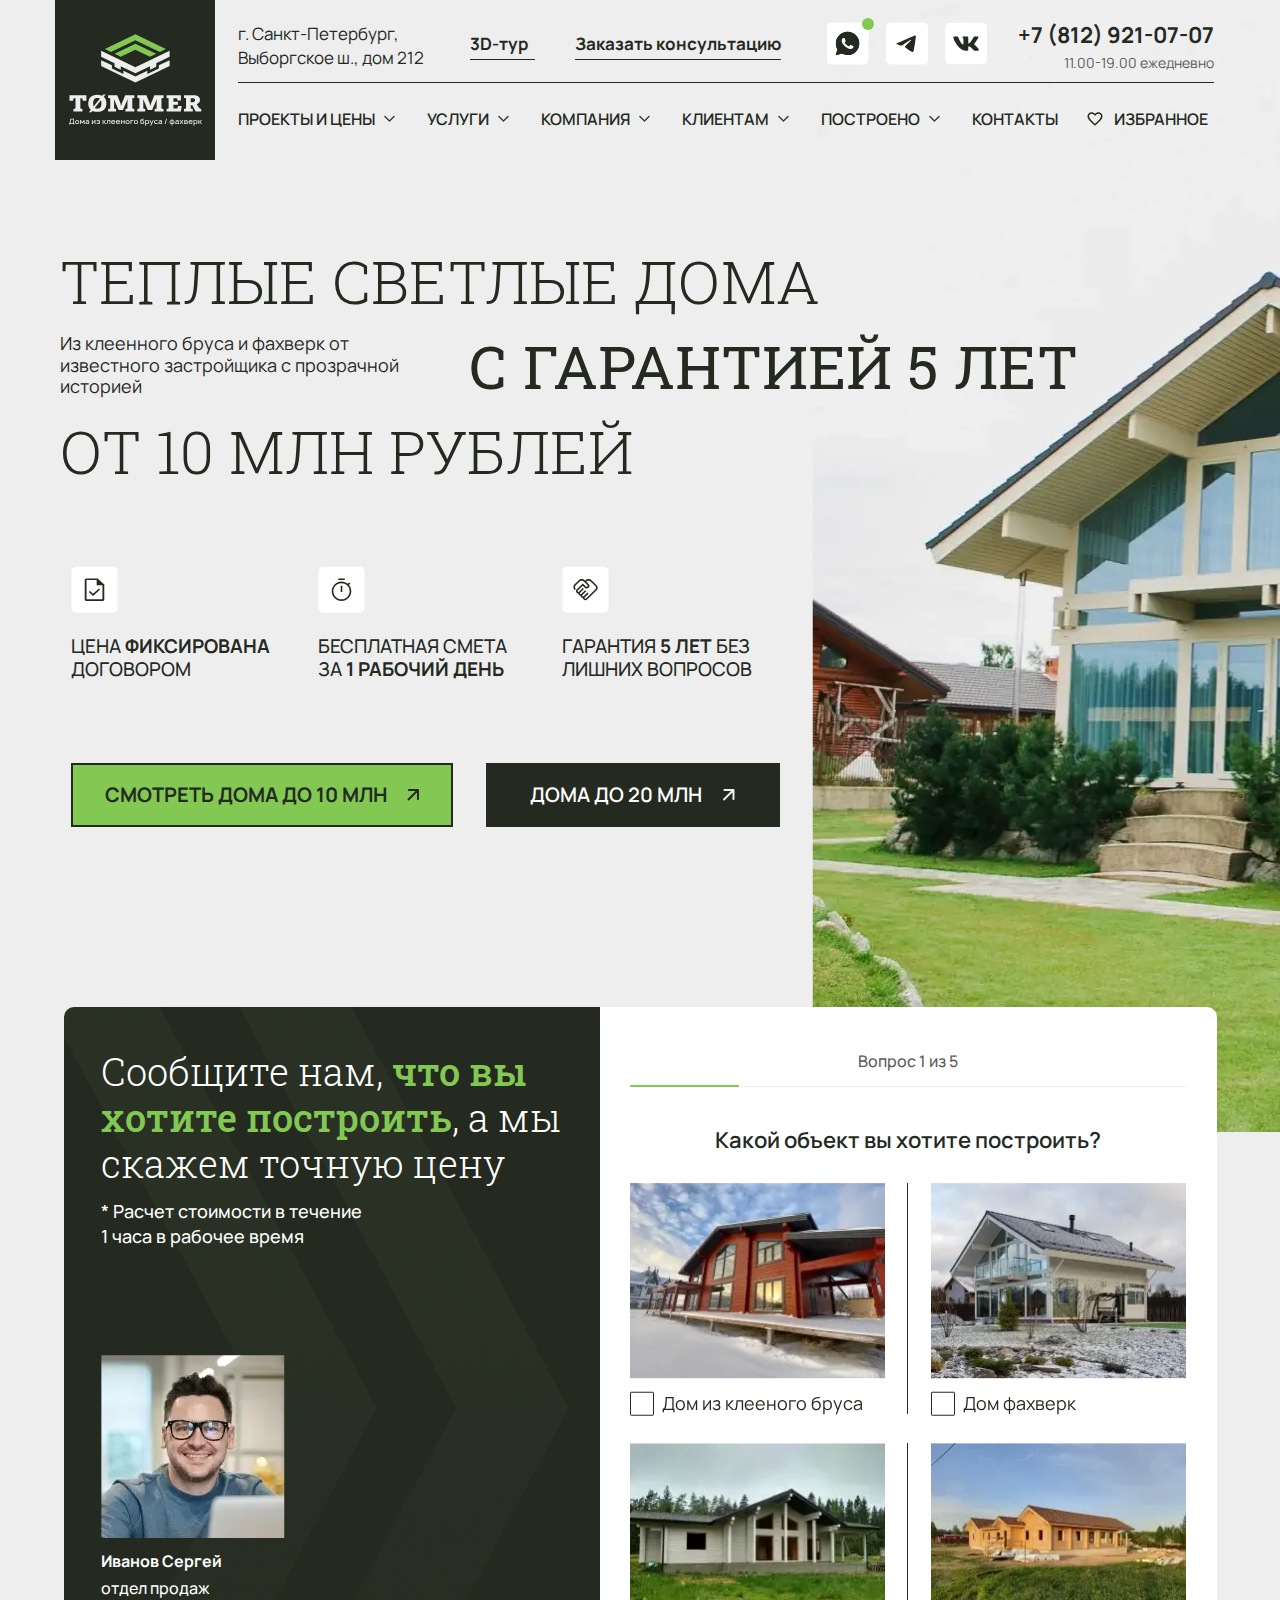
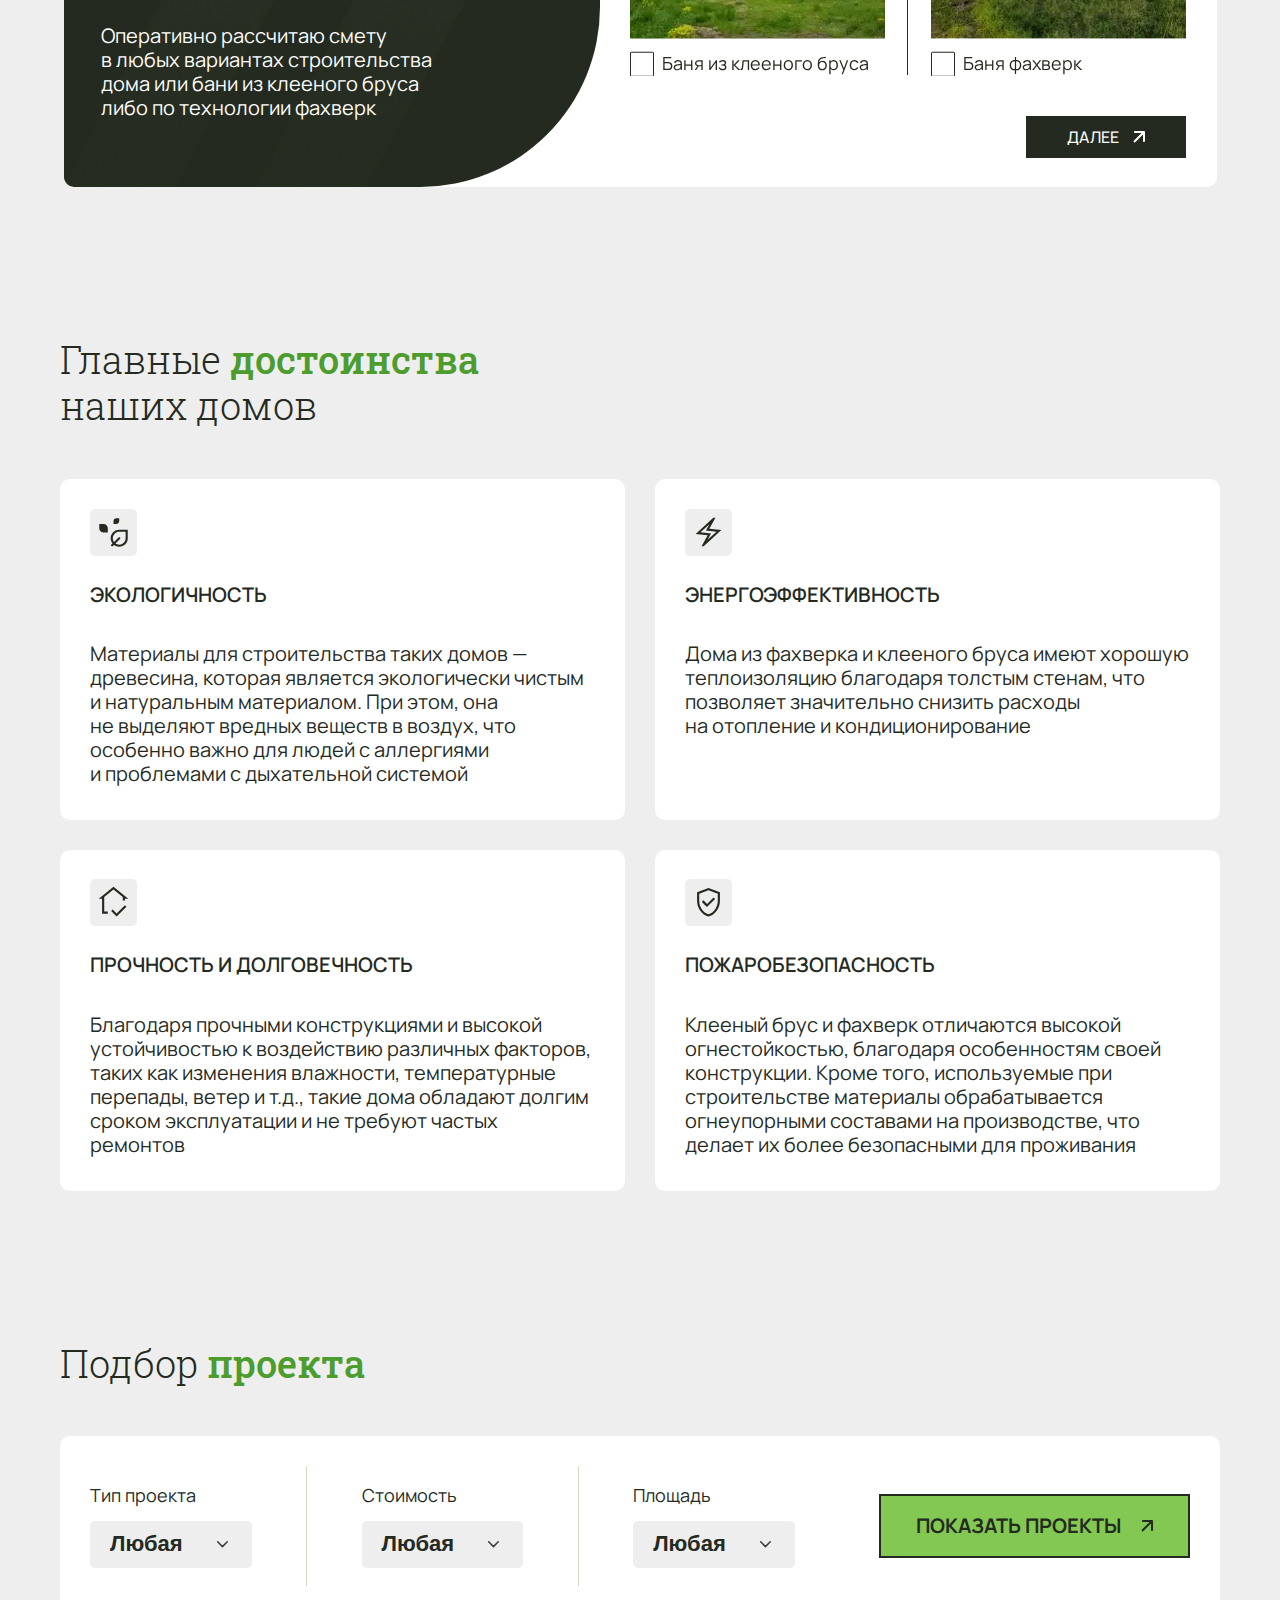
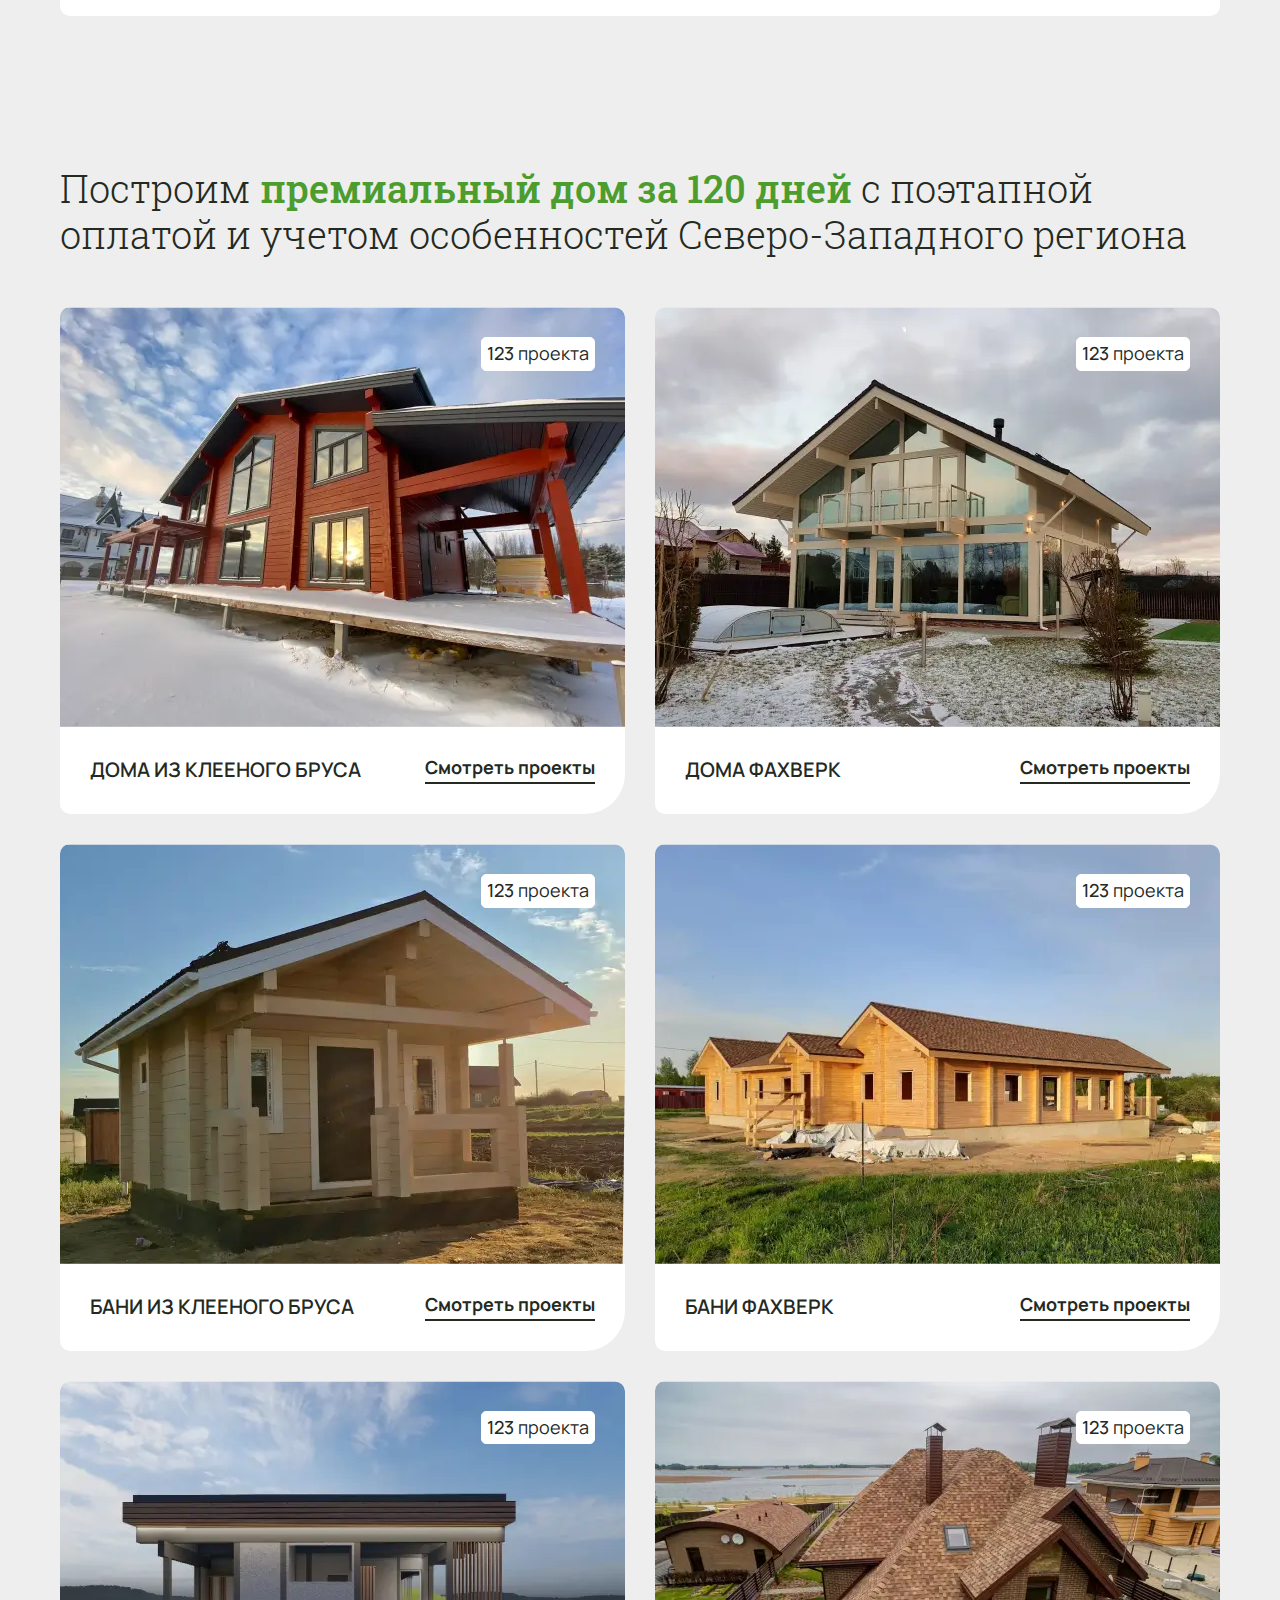
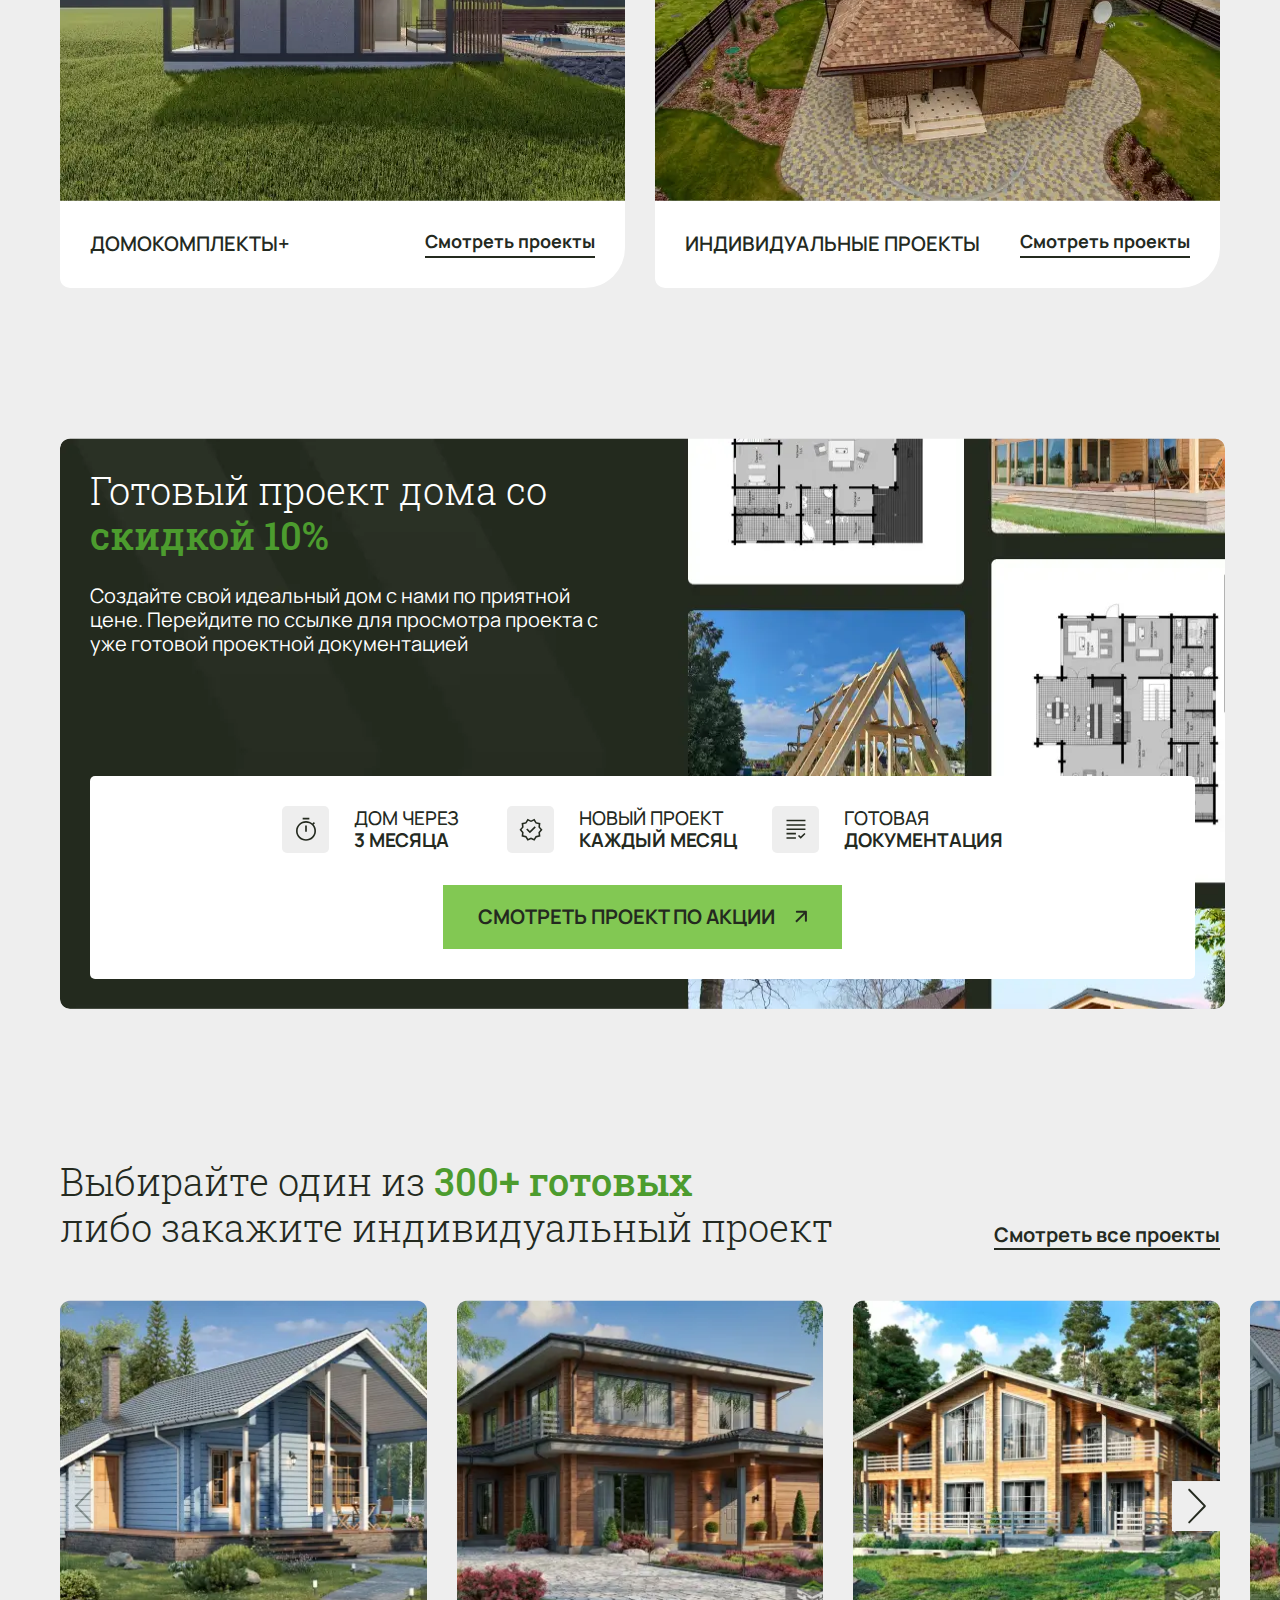
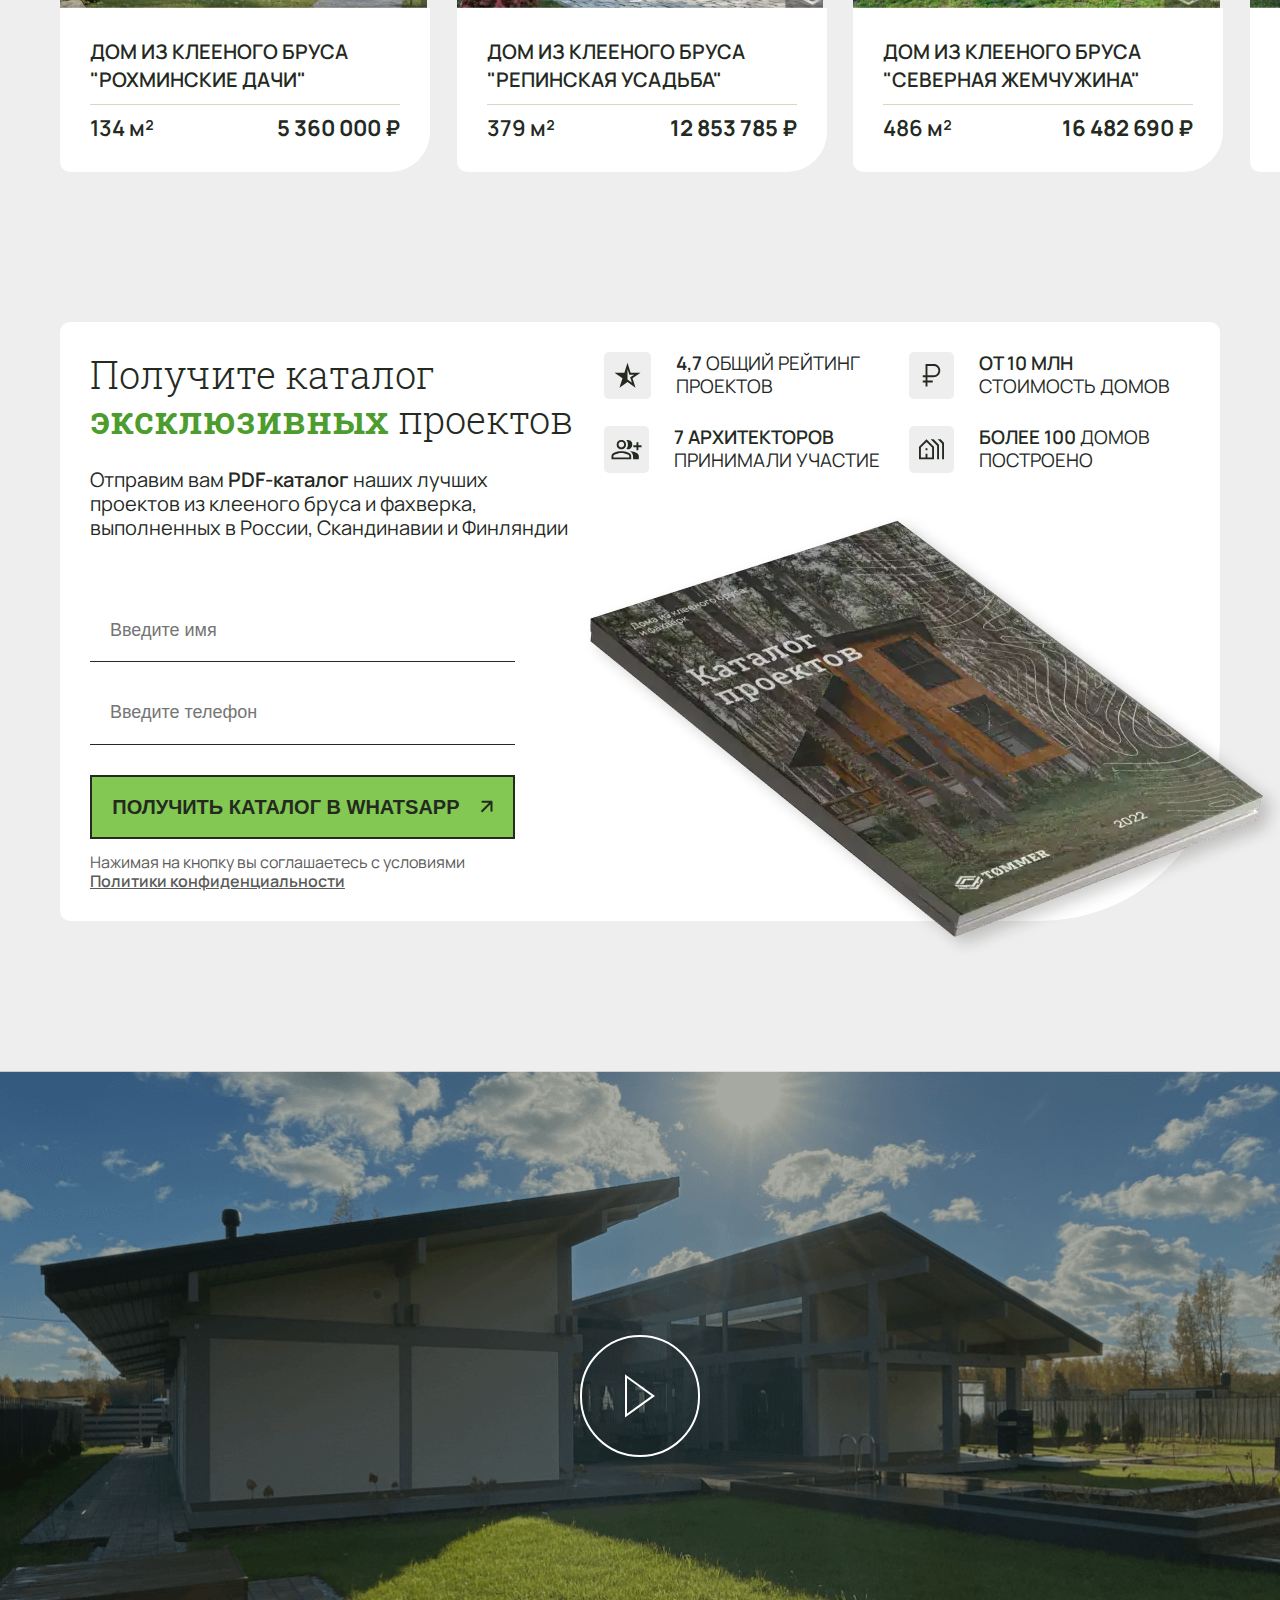
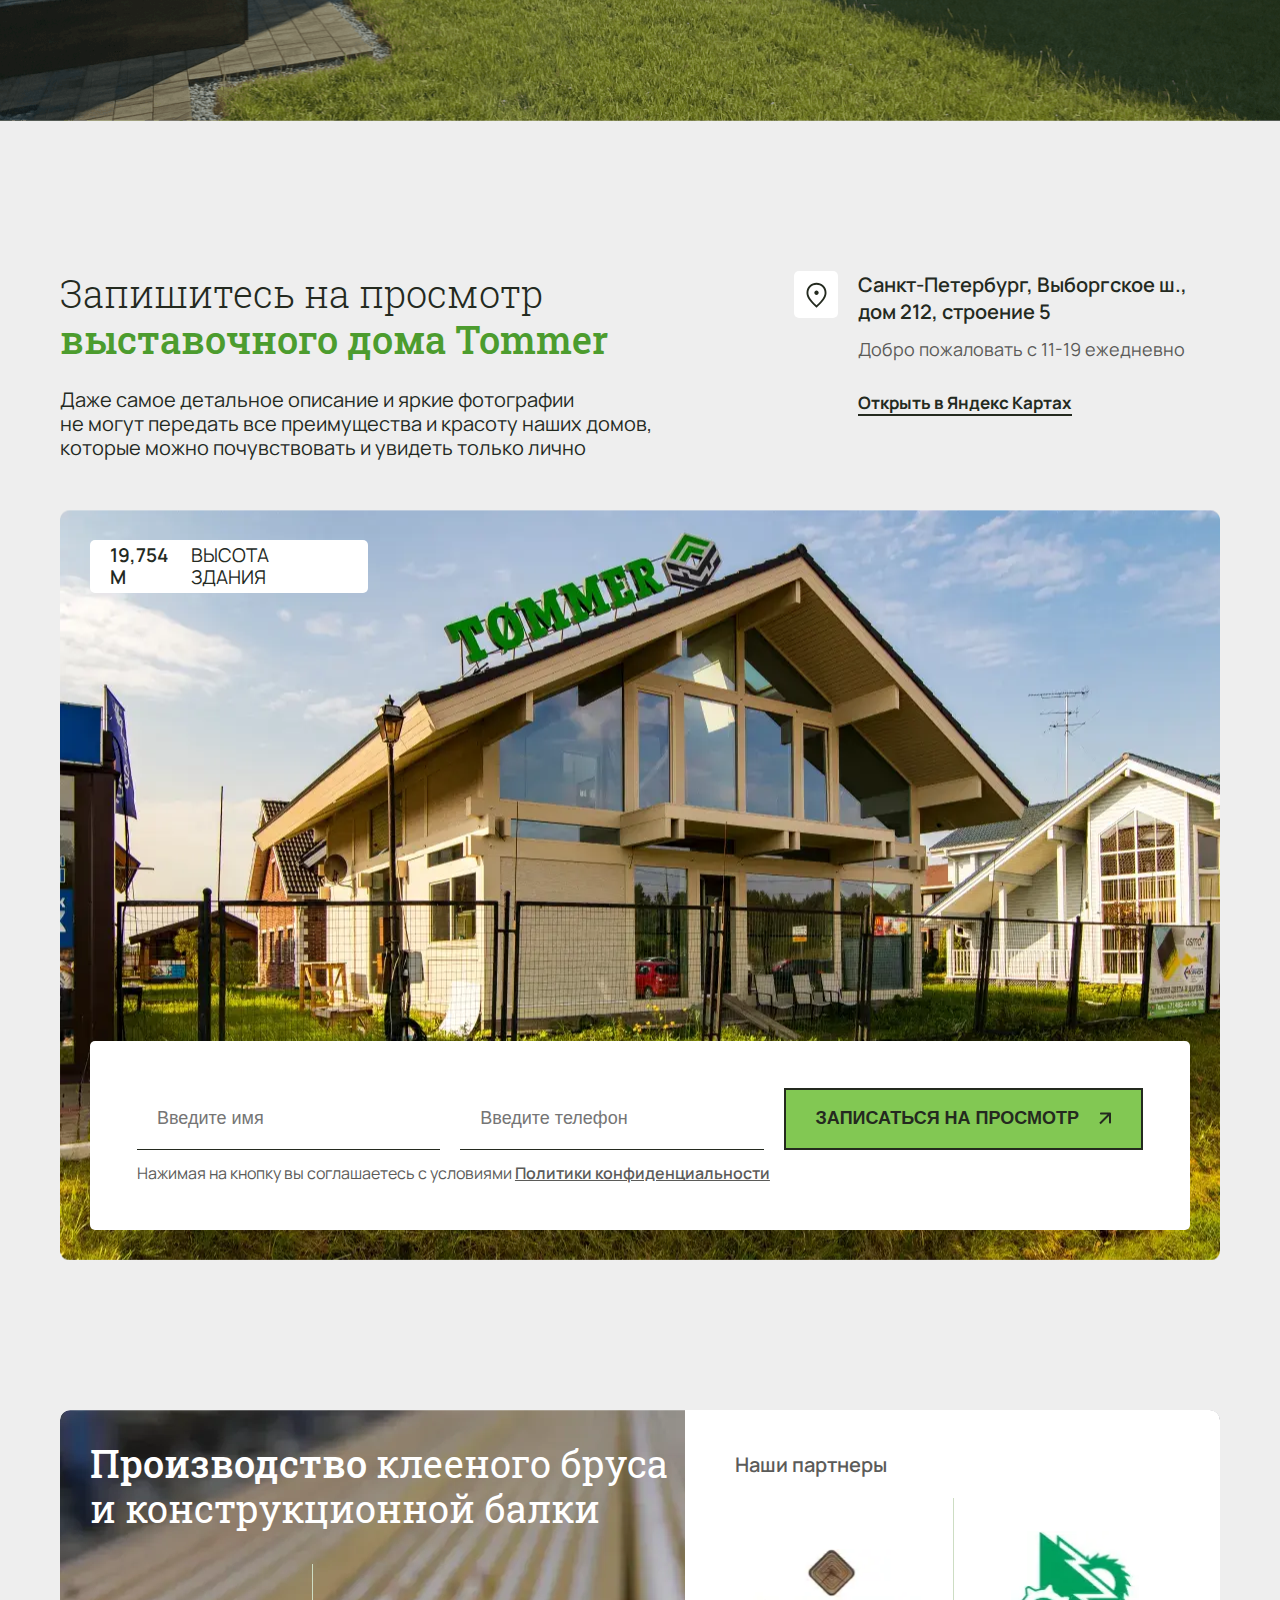
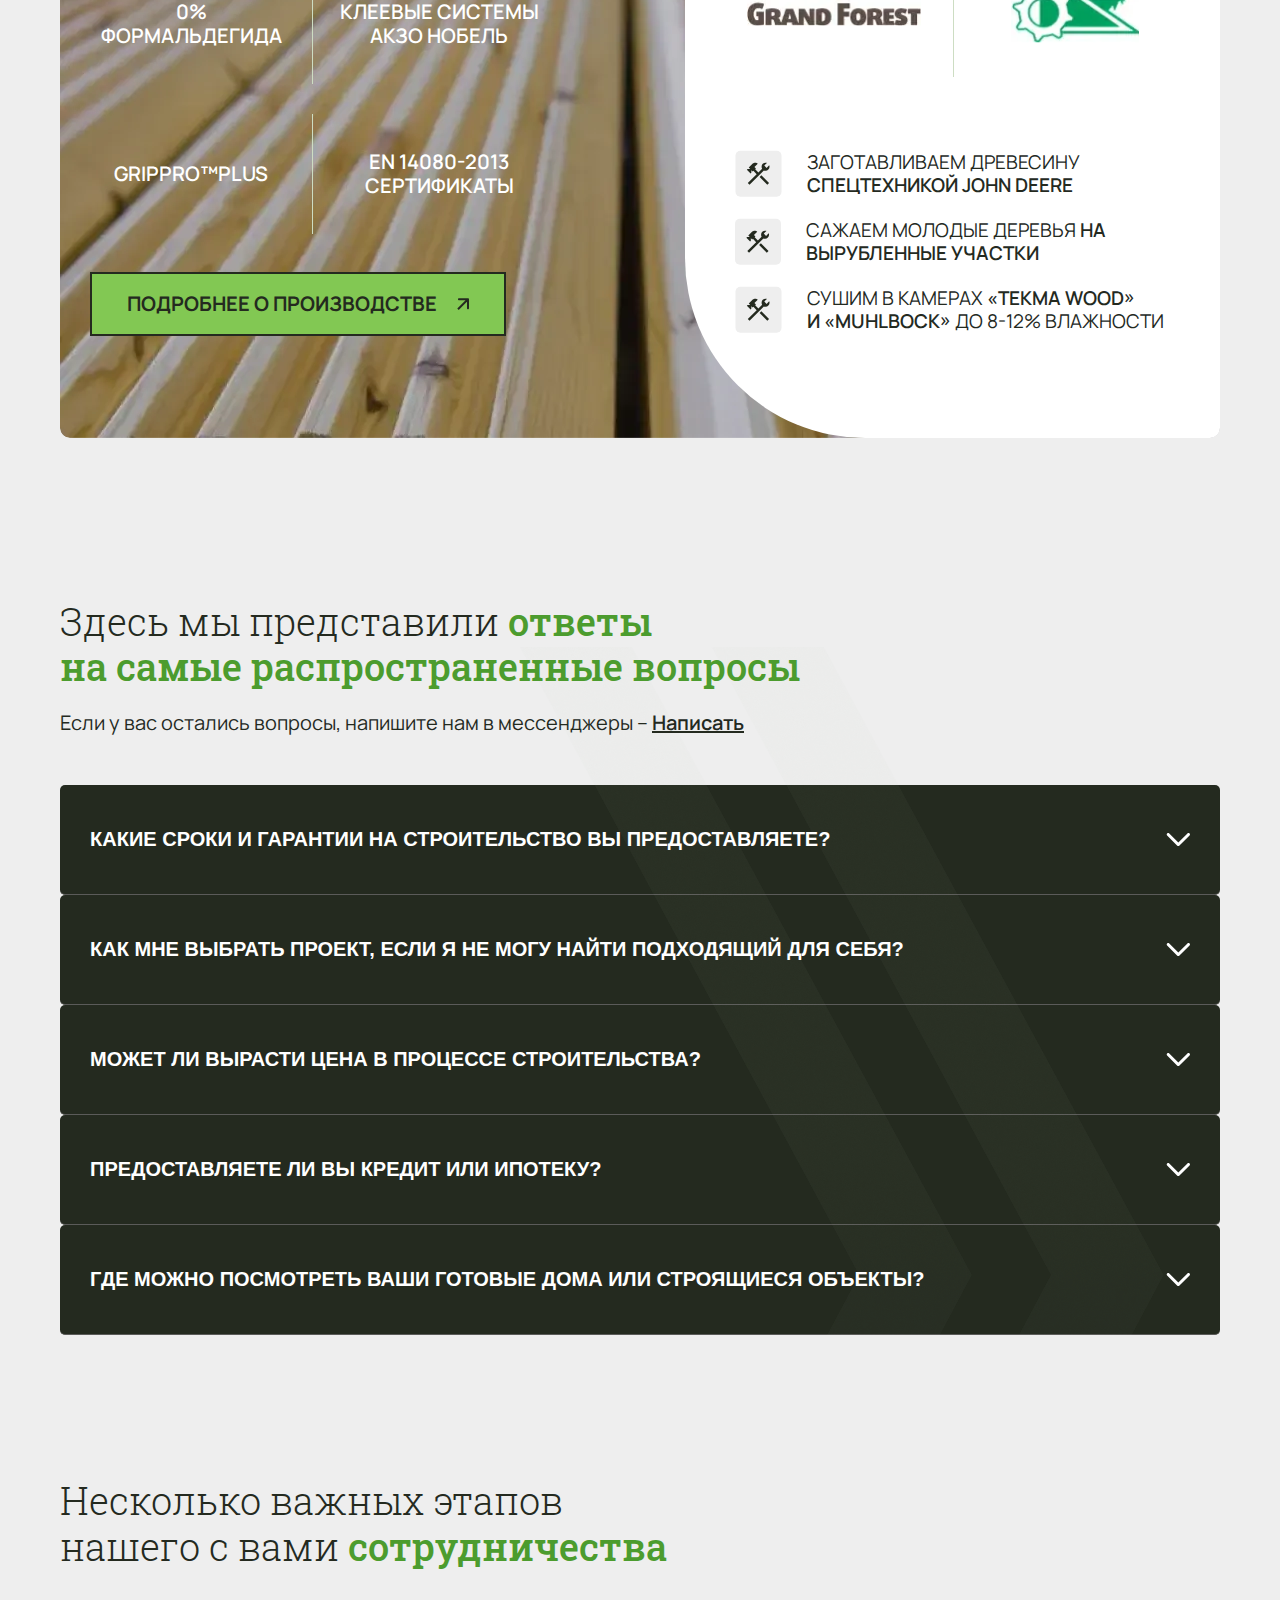
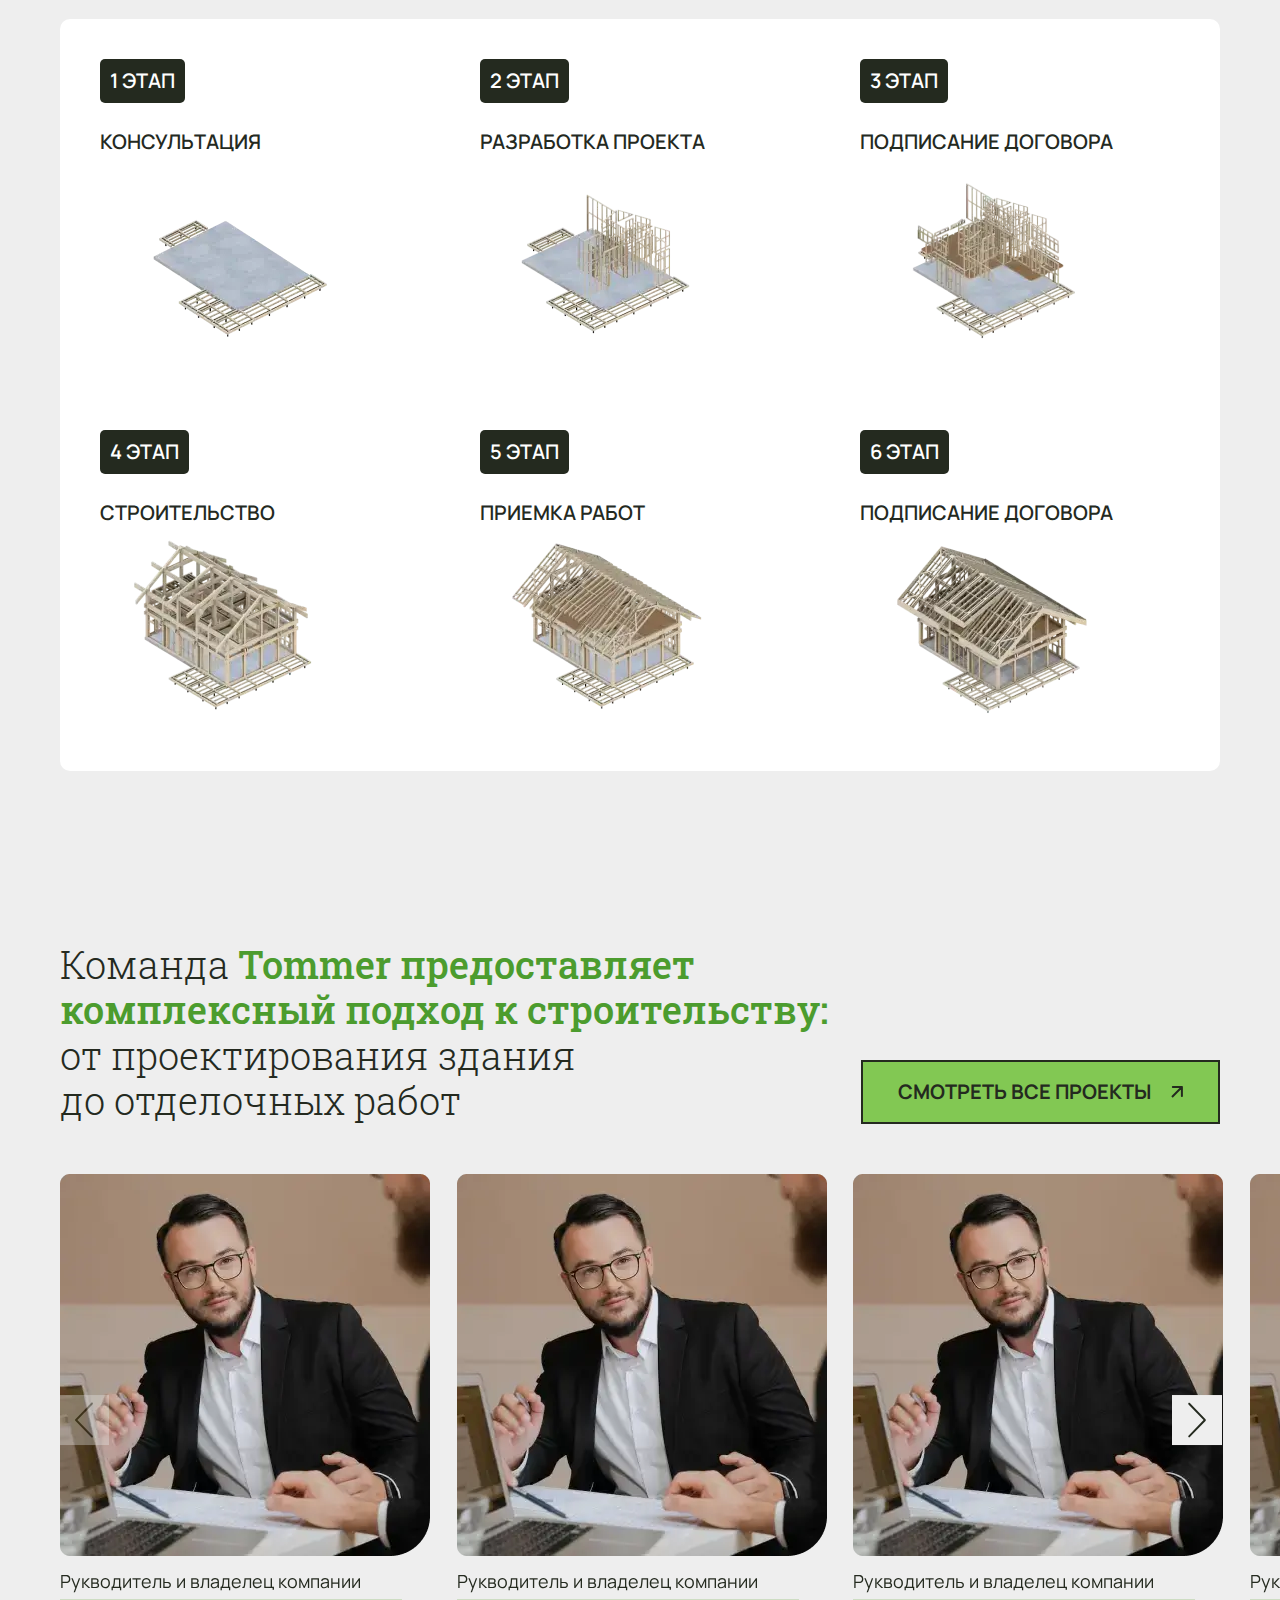
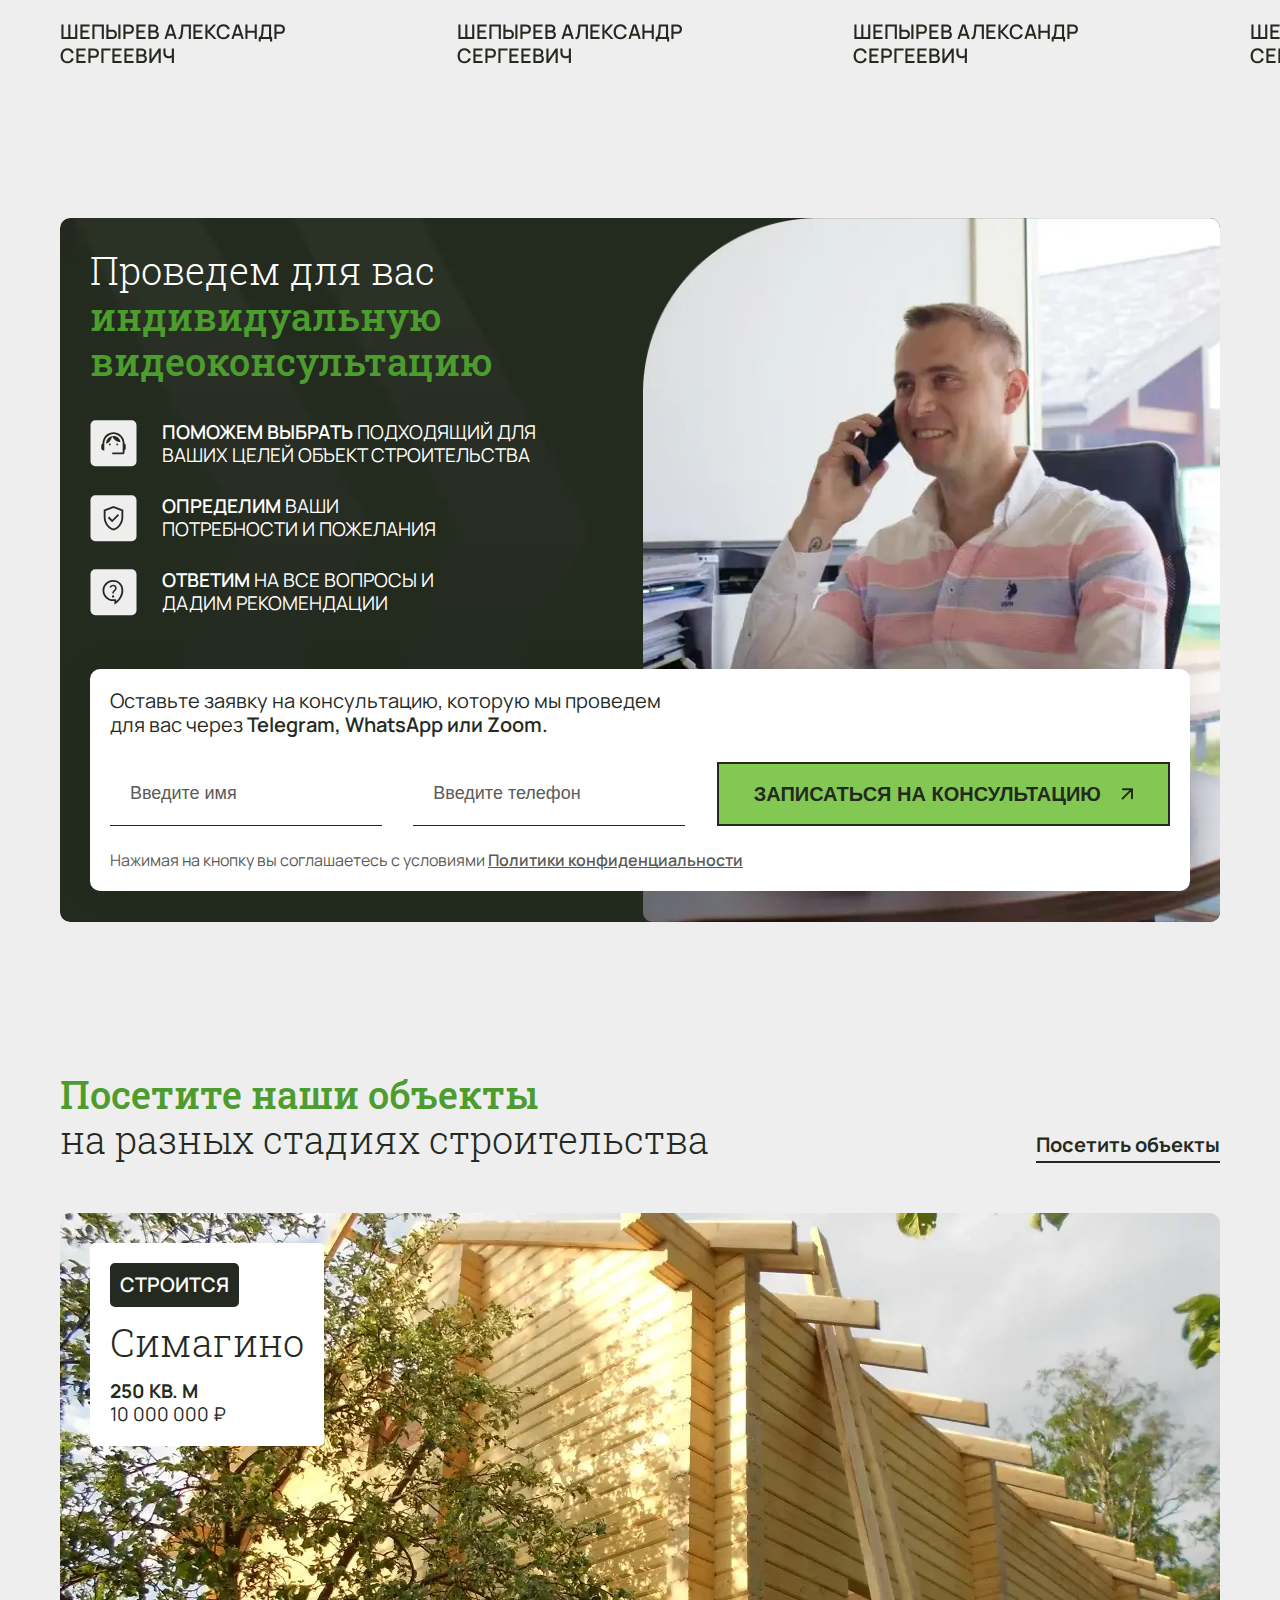
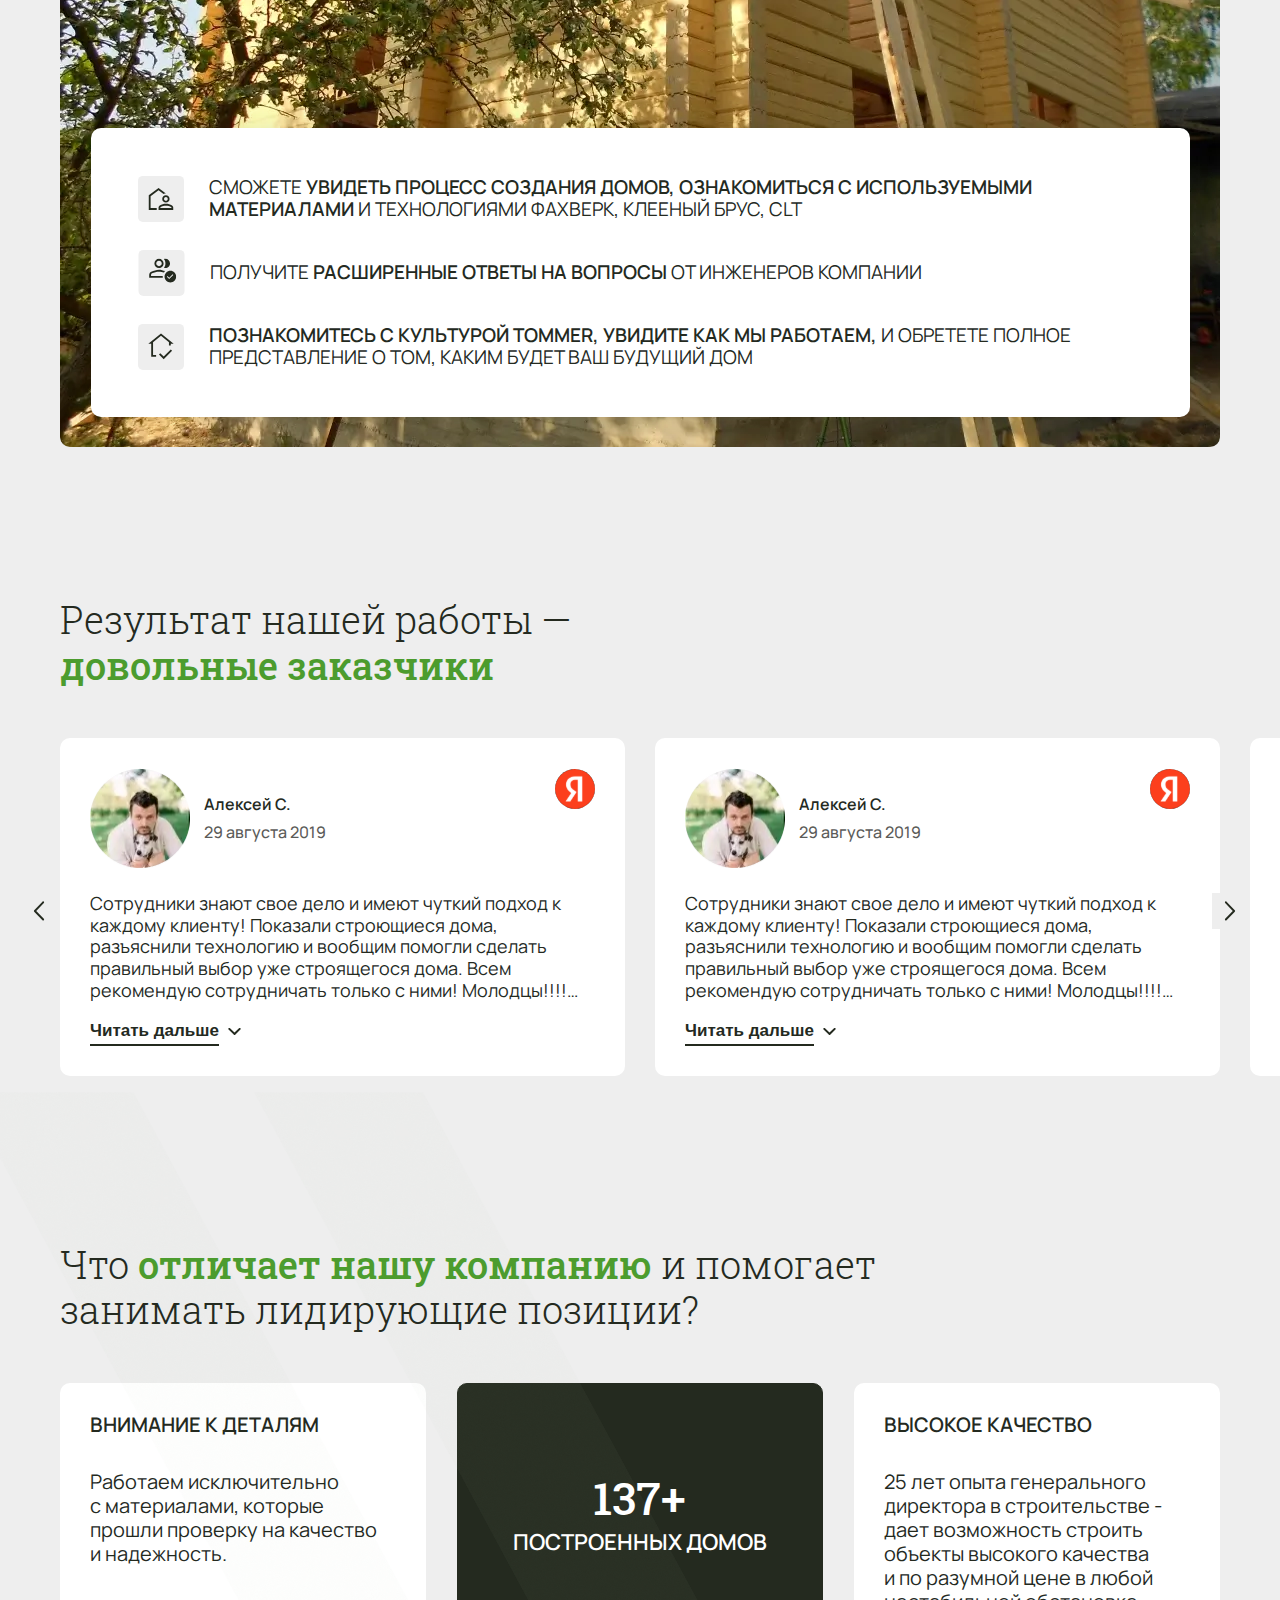
<file: index.html>
<!DOCTYPE html>
<html lang="en">
<head>
  <meta charset="UTF-8">
  <meta name="viewport" content="width=device-width, initial-scale=1.0">
  <title>Tommer</title>

  <link rel="preconnect" href="https://fonts.googleapis.com">
  <link rel="preconnect" href="https://fonts.gstatic.com" crossorigin>
  <link href="https://fonts.googleapis.com/css2?family=Inter:wght@400;500&family=Manrope:wght@400;500;600;700&family=Roboto+Slab:wght@300;400;500;600&display=swap" rel="stylesheet">

  <!-- Link Swiper's CSS -->
  <link rel="stylesheet" href="https://cdn.jsdelivr.net/npm/swiper@11/swiper-bundle.min.css" />
  <!-- add style -->
  <link rel="stylesheet" href="./css/style.css">
</head>
<body>
  <div class="wrapper">

    <!-- Header -->
    <header>
      <div class="main_container">
        <a href="#" class="logo">
          <img src="./images/head_logo.svg" width="133" height="92" alt="">
          <!-- <img src="./images/head_logo_mobile.svg" class="mobile" width="129" height="129" alt=""> -->
        </a>
        <div class="menues">
          <div class="menu_top">
            <div class="address">г. Санкт-Петербург, <br> Выборгское ш., дом 212</div>
            <ul class="texts">
              <li class="text text_1">
                <a href="#">3D-тур</a>
              </li>
              <li class="text">
                <a href="#">Заказать консультацию</a>
              </li>
            </ul>
            <div class="menu_top_right">
              <ul class="social_links">
                <li>
                  <a href="#">
                    <span class="notification"></span>
                    <img src="./images/whatsapp_icon.svg" width="43" height="43" alt="">
                  </a>
                </li>
                <li>
                  <a href="#">
                    <img src="./images/Telegram.svg" width="43" height="43" alt="">
                  </a>
                </li>
                <li>
                  <a href="#">
                    <img src="./images/Vkontakte.svg" width="43" height="43" alt="">
                  </a>
                </li>
              </ul>
              <div class="phone">
                <a href="#">+7 (812) 921-07-07</a>
                <span>11.00-19.00 ежедневно</span>
              </div>
            </div>
            <button class="bars">
              <img src="./images/bars.svg" width="25" height="20" alt="">
            </button>
          </div>
          <div class="line"></div>
          <ul class="menu_bottom">
            <li class="nav_dropdown">
              <div class="nav_dropdown__head">
                <span>Проекты и цены</span>
                <img src="./images/chevron_bottom.svg" width="19" height="19" alt="">
              </div>
              <ul class="nav_dropdown__body">
                <li>
                  <a href="#">Дома из клееного бруса</a>
                </li>
                <li>
                  <a href="#">Бани из клееного бруса</a>
                </li>
                <li>
                  <a href="#">Фахверк дома</a>
                </li>
                <li>
                  <a href="#">Фахверк бани</a>
                </li>
              </ul>
            </li>
            <li class="nav_dropdown">
              <div class="nav_dropdown__head">
                <span>Услуги</span>
                <img src="./images/chevron_bottom.svg" width="19" height="19" alt="">
              </div>
              <ul class="nav_dropdown__body">
                <li>
                  <a href="#">Проектирования</a>
                </li>
                <li>
                  <a href="#">Инженерные коммуникации</a>
                </li>
                <li>
                  <a href="#">Ландшафт</a>
                </li>
              </ul>
            </li>
            <li class="nav_dropdown">
              <div class="nav_dropdown__head">
                <span>Компания</span>
                <img src="./images/chevron_bottom.svg" width="19" height="19" alt="">
              </div>
              <ul class="nav_dropdown__body">
                <li>
                  <a href="#">О компании</a>
                </li>
                <li>
                  <a href="#">Отзывы</a>
                </li>
                <li>
                  <a href="#">Сертификаты</a>
                </li>
                <li>
                  <a href="#">Вакансии</a>
                </li>
                <li>
                  <a href="#">Производство</a>
                </li>
              </ul>
            </li>
            <li class="nav_dropdown">
              <div class="nav_dropdown__head">
                <span>Клиентам</span>
                <img src="./images/chevron_bottom.svg" width="19" height="19" alt="">
              </div>
              <ul class="nav_dropdown__body">
                <li>
                  <a href="#">Расчет ипотеки</a>
                </li>
                <li>
                  <a href="#">Калькулятор строительства</a>
                </li>
                <li>
                  <a href="#">Технологии</a>
                </li>
                <li>
                  <a href="#">Гарантии</a>
                </li>
                <li>
                  <a href="#">Частые-вопросы</a>
                </li>
              </ul>
            </li>
            <li class="nav_dropdown">
              <div class="nav_dropdown__head">
                <span>Построено</span>
                <img src="./images/chevron_bottom.svg" width="19" height="19" alt="">
              </div>
              <ul class="nav_dropdown__body">
                <li>
                  <a href="#">Все объекты</a>
                </li>
                <li>
                  <a href="#">Поселок МОХ</a>
                </li>
              </ul>
            </li>
            <li>
              <a href="#">Контакты</a>
            </li>
            <li>
              <a href="#" class="last">
                <img src="./images/heart_icon.svg" width="18" height="18" alt="">
                <span>Избранное</span>
              </a>
            </li>
          </ul>
        </div>
      </div>
    </header>

    <!-- Mobile menu -->
    <div class="mobile_menu_wrapper">
      <div class="mobile_menu_bg"></div>
      <div class="mobile_menu">
        <div class="mobile_menu_top">
          <a href="#" class="logo">
            <img src="./images/head_logo_mobile.svg" alt="">
          </a>
          <button class="close">&times;</button>
        </div>
        <ul class="mobile_menu_bottom">
          <li class="nav_dropdown">
            <div class="nav_dropdown__head">
              <span>Проекты и цены</span>
              <img src="./images/chevron_bottom.svg" width="19" height="19" alt="">
            </div>
            <ul class="nav_dropdown__body">
              <li>
                <a href="#">Дома из клееного бруса</a>
              </li>
              <li>
                <a href="#">Бани из клееного бруса</a>
              </li>
              <li>
                <a href="#">Фахверк дома</a>
              </li>
              <li>
                <a href="#">Фахверк бани</a>
              </li>
            </ul>
          </li>
          <li class="nav_dropdown">
            <div class="nav_dropdown__head">
              <span>Услуги</span>
              <img src="./images/chevron_bottom.svg" width="19" height="19" alt="">
            </div>
            <ul class="nav_dropdown__body">
              <li>
                <a href="#">Проектирования</a>
              </li>
              <li>
                <a href="#">Инженерные коммуникации</a>
              </li>
              <li>
                <a href="#">Ландшафт</a>
              </li>
            </ul>
          </li>
          <li class="nav_dropdown">
            <div class="nav_dropdown__head">
              <span>Компания</span>
              <img src="./images/chevron_bottom.svg" width="19" height="19" alt="">
            </div>
            <ul class="nav_dropdown__body">
              <li>
                <a href="#">О компании</a>
              </li>
              <li>
                <a href="#">Отзывы</a>
              </li>
              <li>
                <a href="#">Сертификаты</a>
              </li>
              <li>
                <a href="#">Вакансии</a>
              </li>
              <li>
                <a href="#">Производство</a>
              </li>
            </ul>
          </li>
          <li class="nav_dropdown">
            <div class="nav_dropdown__head">
              <span>Клиентам</span>
              <img src="./images/chevron_bottom.svg" width="19" height="19" alt="">
            </div>
            <ul class="nav_dropdown__body">
              <li>
                <a href="#">Расчет ипотеки</a>
              </li>
              <li>
                <a href="#">Калькулятор строительства</a>
              </li>
              <li>
                <a href="#">Технологии</a>
              </li>
              <li>
                <a href="#">Гарантии</a>
              </li>
              <li>
                <a href="#">Частые-вопросы</a>
              </li>
            </ul>
          </li>
          <li class="nav_dropdown">
            <div class="nav_dropdown__head">
              <span>Построено</span>
              <img src="./images/chevron_bottom.svg" width="19" height="19" alt="">
            </div>
            <ul class="nav_dropdown__body">
              <li>
                <a href="#">Все объекты</a>
              </li>
              <li>
                <a href="#">Поселок МОХ</a>
              </li>
            </ul>
          </li>
          <li>
            <a href="#">Контакты</a>
          </li>
          <li>
            <a href="#" class="last">
              <img src="./images/heart_icon.svg" width="18" height="18" alt="">
              <span>Избранное</span>
            </a>
          </li>
        </ul>
      </div>
    </div>
    <!-- Mobile menu end -->
    <!-- Header end -->

    <!-- Home start -->
    <section id="index_home">
      <img src="./images/index_home_bg.webp" width="790" height="1130" alt="" class="home_bg">
      <div class="main_container">
        <img src="./images/index_home_bg.webp" width="790" height="1130" alt="" class="home_bg">
        <h2 class="title mobile">Теплые светлые <br> дома <span>с гарантией 5 лет</span> от 10 млн рублей</h2>
        <h2 class="title">Теплые светлые дома</h2>
        <div class="texts">
          <div class="description">Из клеенного бруса и фахверк от известного застройщика с прозрачной историей</div>
          <div class="title_2">с гарантией 5 лет</div>
        </div>
        <h2 class="title">от 10 млн рублей</h2>
        <h3 class="mobile">Из клеенного бруса и фахверк от известного <br> застройщика с прозрачной историей</h3>
        <div class="cards">
          <div class="card_item">
            <img src="./images/home_card_1.svg" width="47" height="47" alt="">
            <div class="card_description">
              Цена <span>фиксирована</span> <br> договором
            </div>
          </div>
          <div class="card_item">
            <img src="./images/home_card_2.svg" width="47" height="47" alt="">
            <div class="card_description">
              Бесплатная смета <br> за <span>1 рабочий день</span>
            </div>
          </div>
          <div class="card_item">
            <img src="./images/home_card_3.svg" width="47" height="47" alt="">
            <div class="card_description">
              Гарантия <span>5 лет</span> без <br> лишних вопросов
            </div>
          </div>
        </div>
        <div class="buttons">
          <a href="#" class="link_1 success-link">
            <span>Смотреть дома до 10 млн</span>
            <svg xmlns="http://www.w3.org/2000/svg" width="12" height="12" viewBox="0 0 12 12" fill="none">
              <path d="M11.9892 1.00595C11.9892 0.453668 11.5414 0.00595255 10.9892 0.00595297L1.98916 0.0059531C1.43688 0.00595276 0.989165 0.453668 0.989165 1.00595C0.989165 1.55824 1.43688 2.00595 1.98916 2.00595L9.98916 2.00595L9.98916 10.006C9.98916 10.5582 10.4369 11.006 10.9892 11.006C11.5414 11.006 11.9892 10.5582 11.9892 10.006L11.9892 1.00595ZM1.70711 11.7022L11.6963 1.71306L10.2821 0.298846L0.292893 10.288L1.70711 11.7022Z" fill="#242A1F"/>
            </svg>
          </a>
          <a href="#" class="link_2">
            <span>дома до 20 млн</span>
            <svg xmlns="http://www.w3.org/2000/svg" width="13" height="12" viewBox="0 0 13 12" fill="none">
              <path d="M12.4774 1.00595C12.4774 0.453668 12.0297 0.00595255 11.4774 0.00595297L2.47745 0.0059531C1.92516 0.00595276 1.47745 0.453668 1.47745 1.00595C1.47745 1.55824 1.92516 2.00595 2.47745 2.00595L10.4774 2.00595L10.4774 10.006C10.4774 10.5582 10.9252 11.006 11.4774 11.006C12.0297 11.006 12.4774 10.5582 12.4774 10.006L12.4774 1.00595ZM2.19539 11.7022L12.1846 1.71306L10.7703 0.298846L0.781174 10.288L2.19539 11.7022Z" fill="#EEEEEE"/>
            </svg>
          </a>
        </div>
        <div class="index_question_card">
          <div class="card_left">
            <img src="./images/question_card_bg.webp" width="644" height="1262" alt="" class="card_bg">
            <div class="card_title">
              Сообщите нам, <span>что вы хотите построить</span>, а мы скажем точную цену
            </div>
            <div class="subtitle">* Расчет стоимости в течение 1 часа в рабочее время</div>
            <img src="./images/home_user.webp" width="184" height="183" alt="" class="user_img">
            <div class="user_data">
              <div class="name">Иванов Сергей</div>
              <div class="job">отдел продаж</div>
            </div>
            <p>Оперативно рассчитаю смету в любых вариантах строительства дома или бани из клееного бруса либо по технологии фахверк</p>
          </div>
          <div class="card_right">
            <div class="slide_count">
            </div>
            <div class="slider_pagination">
              <!-- <span></span> -->
            </div>
            <div class="slider_title">Какой объект вы хотите построить?</div>
            <div class="swiper card_right_slider">
              <div class="swiper-wrapper">
                <div class="swiper-slide">
                  <div class="images">
                    <div class="image">
                      <img src="./images/home_card_slide_1.webp" width="260" height="196" alt="">
                      <input type="checkbox" id="home_card_slide_1">
                      <label for="home_card_slide_1">Дом из клееного бруса</label>
                    </div>
                    <div class="card_line"></div>
                    <div class="image">
                      <img src="./images/home_card_slide_2.webp" width="260" height="196" alt="">
                      <input type="checkbox" id="home_card_slide_2">
                      <label for="home_card_slide_2">Дом фахверк</label>
                    </div>
                    <div class="image">
                      <img src="./images/home_card_slide_3.webp" width="260" height="196" alt="">
                      <input type="checkbox" id="home_card_slide_3">
                      <label for="home_card_slide_3">Баня из клееного бруса</label>
                    </div>
                    <div class="card_line"></div>
                    <div class="image">
                      <img src="./images/home_card_slide_4.webp" width="260" height="196" alt="">
                      <input type="checkbox" id="home_card_slide_4">
                      <label for="home_card_slide_4">Баня фахверк</label>
                    </div>
                  </div>
                </div>
                <div class="swiper-slide">
                  <div class="images">
                    <div class="image">
                      <img src="./images/home_card_slide_1.webp" width="260" height="196" alt="">
                      <input type="checkbox" id="home_card_slide_5">
                      <label for="home_card_slide_5">Дом из клееного бруса</label>
                    </div>
                    <div class="card_line"></div>
                    <div class="image">
                      <img src="./images/home_card_slide_2.webp" width="260" height="196" alt="">
                      <input type="checkbox" id="home_card_slide_6">
                      <label for="home_card_slide_6">Дом фахверк</label>
                    </div>
                    <div class="image">
                      <img src="./images/home_card_slide_3.webp" width="260" height="196" alt="">
                      <input type="checkbox" id="home_card_slide_7">
                      <label for="home_card_slide_7">Баня из клееного бруса</label>
                    </div>
                    <div class="card_line"></div>
                    <div class="image">
                      <img src="./images/home_card_slide_4.webp" width="260" height="196" alt="">
                      <input type="checkbox" id="home_card_slide_8">
                      <label for="home_card_slide_8">Баня фахверк</label>
                    </div>
                  </div>
                </div>
                <div class="swiper-slide">
                  <div class="images">
                    <div class="image">
                      <img src="./images/home_card_slide_1.webp" width="260" height="196" alt="">
                      <input type="checkbox" id="home_card_slide_9">
                      <label for="home_card_slide_9">Дом из клееного бруса</label>
                    </div>
                    <div class="card_line"></div>
                    <div class="image">
                      <img src="./images/home_card_slide_2.webp" width="260" height="196" alt="">
                      <input type="checkbox" id="home_card_slide_10">
                      <label for="home_card_slide_10">Дом фахверк</label>
                    </div>
                    <div class="image">
                      <img src="./images/home_card_slide_3.webp" width="260" height="196" alt="">
                      <input type="checkbox" id="home_card_slide_11">
                      <label for="home_card_slide_11">Баня из клееного бруса</label>
                    </div>
                    <div class="card_line"></div>
                    <div class="image">
                      <img src="./images/home_card_slide_4.webp" width="260" height="196" alt="">
                      <input type="checkbox" id="home_card_slide_12">
                      <label for="home_card_slide_12">Баня фахверк</label>
                    </div>
                  </div>
                </div>
                <div class="swiper-slide">
                  <div class="images">
                    <div class="image">
                      <img src="./images/home_card_slide_1.webp" width="260" height="196" alt="">
                      <input type="checkbox" id="home_card_slide_13">
                      <label for="home_card_slide_13">Дом из клееного бруса</label>
                    </div>
                    <div class="card_line"></div>
                    <div class="image">
                      <img src="./images/home_card_slide_2.webp" width="260" height="196" alt="">
                      <input type="checkbox" id="home_card_slide_14">
                      <label for="home_card_slide_14">Дом фахверк</label>
                    </div>
                    <div class="image">
                      <img src="./images/home_card_slide_3.webp" width="260" height="196" alt="">
                      <input type="checkbox" id="home_card_slide_15">
                      <label for="home_card_slide_15">Баня из клееного бруса</label>
                    </div>
                    <div class="card_line"></div>
                    <div class="image">
                      <img src="./images/home_card_slide_4.webp" width="260" height="196" alt="">
                      <input type="checkbox" id="home_card_slide_16">
                      <label for="home_card_slide_16">Баня фахверк</label>
                    </div>
                  </div>
                </div>
                <div class="swiper-slide">
                  <div class="images">
                    <div class="image">
                      <img src="./images/home_card_slide_1.webp" width="260" height="196" alt="">
                      <input type="checkbox" id="home_card_slide_17">
                      <label for="home_card_slide_17">Дом из клееного бруса</label>
                    </div>
                    <div class="card_line"></div>
                    <div class="image">
                      <img src="./images/home_card_slide_2.webp" width="260" height="196" alt="">
                      <input type="checkbox" id="home_card_slide_18">
                      <label for="home_card_slide_18">Дом фахверк</label>
                    </div>
                    <div class="image">
                      <img src="./images/home_card_slide_3.webp" width="260" height="196" alt="">
                      <input type="checkbox" id="home_card_slide_19">
                      <label for="home_card_slide_19">Баня из клееного бруса</label>
                    </div>
                    <div class="card_line"></div>
                    <div class="image">
                      <img src="./images/home_card_slide_4.webp" width="260" height="196" alt="">
                      <input type="checkbox" id="home_card_slide_20">
                      <label for="home_card_slide_20">Баня фахверк</label>
                    </div>
                  </div>
                </div>
              </div>
            </div>
            <div class="link_wrapper">
              <a href="#" class="dark-link">
                <span>Далее</span>
                <svg xmlns="http://www.w3.org/2000/svg" width="12" height="12" viewBox="0 0 12 12" fill="none">
                  <path d="M11.9892 1.00546C11.9892 0.45318 11.5414 0.00546427 10.9892 0.00546469L1.98916 0.00546482C1.43688 0.00546448 0.989165 0.45318 0.989165 1.00546C0.989165 1.55775 1.43688 2.00546 1.98916 2.00546L9.98916 2.00546L9.98916 10.0055C9.98916 10.5577 10.4369 11.0055 10.9892 11.0055C11.5414 11.0055 11.9892 10.5577 11.9892 10.0055L11.9892 1.00546ZM1.70711 11.7017L11.6963 1.71257L10.2821 0.298358L0.292893 10.2875L1.70711 11.7017Z" fill="white"/>
                </svg>
              </a>
            </div>
          </div>
        </div>
      </div>
    </section>
    <!-- Home end -->
    
    <!-- Main cards start -->
    <section class="main__cards">
      <div class="main_container">
        <h2 class="main__cards-title sec-title">Главные <span>достоинства</span> наших домов</h2>
        <div class="main__cards-wrap">
          <div class="main__card">
            <div class="main__card-img">
              <img src="images/main-card-icon1.svg" alt="">
            </div>
            <h3 class="main__card-title">Экологичность</h3>
            <p class="main__card-text">Материалы для строительства таких домов — древесина, которая является экологически чистым и натуральным материалом. При этом, она не выделяют вредных веществ в воздух, что особенно важно для людей с аллергиями и проблемами с дыхательной системой</p>
          </div>
          <div class="main__card">
            <div class="main__card-img">
              <img src="images/main-card-icon2.svg" alt="">
            </div>
            <h3 class="main__card-title">Энергоэффективность</h3>
            <p class="main__card-text">Дома из фахверка и клееного бруса имеют хорошую теплоизоляцию благодаря толстым стенам, что позволяет значительно снизить расходы на отопление и кондиционирование</p>
          </div>
          <div class="main__card">
            <div class="main__card-img">
              <img src="images/main-card-icon3.svg" alt="">
            </div>
            <h3 class="main__card-title">Прочность и долговечность</h3>
            <p class="main__card-text">Благодаря прочными конструкциями и высокой устойчивостью к воздействию различных факторов, таких как изменения влажности, температурные перепады, ветер и т.д., такие дома обладают долгим сроком эксплуатации и не требуют частых ремонтов</p>
          </div>
          <div class="main__card">
            <div class="main__card-img">
              <img src="images/main-card-icon4.svg" alt="">
            </div>
            <h3 class="main__card-title">Пожаробезопасность</h3>
            <p class="main__card-text">Клееный брус и фахверк отличаются высокой огнестойкостью, благодаря особенностям своей конструкции. Кроме того, используемые при строительстве материалы обрабатывается огнеупорными составами на производстве, что делает их более безопасными для проживания</p>
          </div>
        </div>
      </div>
    </section>
    <!-- Main cards end -->

    <!-- Selections start -->
    <section class="selections">
      <div class="main_container">
        <h2 class="selections-title sec-title">Подбор <span>проекта</span></h2>
        <div class="selections__content">
          <div class="selections__items">
            <div class="selections__item">
              <span class="selections__item-title">Тип проекта</span>
              <button class="selections__item__head">
                <span>Любая</span>
                <img src="images/chevron_bottom.svg" alt="">
              </button>
              <div class="selections__item__body">
                <button class="active">Любая</button>
                <button>Любая 1</button>
                <button>Любая 2</button>
                <button>Любая 3</button>
                <button>Любая 4</button>
              </div>
            </div>

            <div class="select-border"></div>

            <div class="selections__item">
              <span class="selections__item-title">Стоимость</span>
              <button class="selections__item__head">
                <span>Любая</span>
                <img src="images/chevron_bottom.svg" alt="">
              </button>
              <div class="selections__item__body">
                <button class="active">Любая</button>
                <button>Любая 1</button>
                <button>Любая 2</button>
                <button>Любая 3</button>
                <button>Любая 4</button>
              </div>
            </div>

            <div class="select-border"></div>

            <div class="selections__item">
              <span class="selections__item-title">Площадь</span>
              <button class="selections__item__head">
                <span>Любая</span>
                <img src="images/chevron_bottom.svg" alt="">
              </button>
              <div class="selections__item__body">
                <button class="active">Любая</button>
                <button>Любая 1</button>
                <button>Любая 2</button>
                <button>Любая 3</button>
                <button>Любая 4</button>
              </div>
            </div>
          </div>

          <a href="#!" class="show-select-link success-link">
            Показать проекты
            <svg xmlns="http://www.w3.org/2000/svg" width="12" height="12" viewBox="0 0 12 12" fill="none">
              <path d="M11.9892 1.00595C11.9892 0.453668 11.5414 0.00595255 10.9892 0.00595297L1.98916 0.0059531C1.43688 0.00595276 0.989165 0.453668 0.989165 1.00595C0.989165 1.55824 1.43688 2.00595 1.98916 2.00595L9.98916 2.00595L9.98916 10.006C9.98916 10.5582 10.4369 11.006 10.9892 11.006C11.5414 11.006 11.9892 10.5582 11.9892 10.006L11.9892 1.00595ZM1.70711 11.7022L11.6963 1.71306L10.2821 0.298846L0.292893 10.288L1.70711 11.7022Z" fill="#242A1F"></path>
            </svg>
          </a>
        </div>
      </div>
    </section>
    <!-- Selections end -->

    <!-- House info start -->
    <section class="house__info">
      <div class="main_container">
        <h2 class="house__info-title sec-title">Построим <span>премиальный дом за 120 дней</span> с поэтапной оплатой и учетом особенностей Северо-Западного региона</h2>

        <div class="house__cards">
          <div class="house__card">
            <div class="house__card-img">
              <span class="house__card-spn"><b>123</b> проекта</span>
              <a href="#!">
                <img src="images/house-card-img1.webp" alt="">
              </a>
            </div>
            <div class="house__card-info">
              <span>Дома из клееного бруса</span>
              <a href="#!" class="house__card-link">Смотреть проекты</a>
            </div>
          </div>
          <div class="house__card">
            <div class="house__card-img">
              <span class="house__card-spn"><b>123</b> проекта</span>
              <a href="#!">
                <img src="images/house-card-img2.webp" alt="">
              </a>
            </div>
            <div class="house__card-info">
              <span>Дома Фахверк</span>
              <a href="#!" class="house__card-link">Смотреть проекты</a>
            </div>
          </div>
          <div class="house__card">
            <div class="house__card-img">
              <span class="house__card-spn"><b>123</b> проекта</span>
              <a href="#!">
                <img src="images/house-card-img3.webp" alt="">
              </a>
            </div>
            <div class="house__card-info">
              <span>Бани из клееного бруса</span>
              <a href="#!" class="house__card-link">Смотреть проекты</a>
            </div>
          </div>
          <div class="house__card">
            <div class="house__card-img">
              <span class="house__card-spn"><b>123</b> проекта</span>
              <a href="#!">
                <img src="images/house-card-img4.webp" alt="">
              </a>
            </div>
            <div class="house__card-info">
              <span>Бани фахверк</span>
              <a href="#!" class="house__card-link">Смотреть проекты</a>
            </div>
          </div>
          <div class="house__card">
            <div class="house__card-img">
              <span class="house__card-spn"><b>123</b> проекта</span>
              <a href="#!">
                <img src="images/house-card-img5.webp" alt="">
              </a>
            </div>
            <div class="house__card-info">
              <span>Домокомплекты+</span>
              <a href="#!" class="house__card-link">Смотреть проекты</a>
            </div>
          </div>
          <div class="house__card">
            <div class="house__card-img">
              <span class="house__card-spn"><b>123</b> проекта</span>
              <a href="#!">
                <img src="images/house-card-img6.webp" alt="">
              </a>
            </div>
            <div class="house__card-info">
              <span>Индивидуальные проекты</span>
              <a href="#!" class="house__card-link">Смотреть проекты</a>
            </div>
          </div>
        </div>
      </div>
    </section>
    <!-- House info end -->

    <!-- House discount start -->
    <section class="house__discount">
      <div class="main_container">
        <div class="house__discount-content">
          <div class="house__dicount-texts">
            <h2 class="house__dicount-title sec-title">Готовый проект дома со <span>скидкой 10%</span></h2>
            <p class="house__dicount-text">Создайте свой идеальный дом с нами по приятной цене. Перейдите по ссылке для просмотра проекта с уже готовой проектной документацией</p>
          </div>

          <div class="house__discount-info">
            <div class="house__discount-items">
              <div class="house__discount-item house__discount-item1">
                <div class="house__discount-img">
                  <img src="images/house-discount-icon1.svg" alt="">
                </div>
                <span>Дом через <b>3 месяца</b></span>
              </div>  
              <div class="house__discount-item house__discount-item2">
                <div class="house__discount-img">
                  <img src="images/house-discount-icon2.svg" alt="">
                </div>
                <span>Новый проект  <b>каждый месяц</b></span>
              </div>  
              <div class="house__discount-item house__discount-item3">
                <div class="house__discount-img">
                  <img src="images/house-discount-icon3.svg" alt="">
                </div>
                <span>Готовая <b>документация</b></span>
              </div>  
            </div>
            <a href="#!" class="house__discount-link success-link">
              Смотреть проект по акции
              <svg xmlns="http://www.w3.org/2000/svg" width="12" height="13" viewBox="0 0 12 13" fill="none">
                <path d="M11.8995 1.84123C11.8995 1.28894 11.4518 0.841227 10.8995 0.841227L1.89949 0.841227C1.34721 0.841227 0.899495 1.28894 0.899495 1.84123C0.899495 2.39351 1.34721 2.84123 1.8995 2.84123L9.8995 2.84123L9.8995 10.8412C9.8995 11.3935 10.3472 11.8412 10.8995 11.8412C11.4518 11.8412 11.8995 11.3935 11.8995 10.8412L11.8995 1.84123ZM1.70711 12.4478L11.6066 2.54833L10.1924 1.13412L0.292893 11.0336L1.70711 12.4478Z" fill="#242A1F"/>
              </svg>
            </a>
          </div>
        </div>
      </div>
    </section>
    <!-- House discount end -->

    <!-- Project start -->
    <section class="project">
      <div class="main_container">
        <div class="project__top">
          <h2 class="project-title sec-title">Выбирайте один из <span>300+ готовых</span> либо закажите индивидуальный проект</h2>
          <a href="#!" class="project__top-link">Смотреть все проекты</a>
        </div>

        <div class="project__slider">
          <div class="swiper project-slide">
            <div class="swiper-wrapper">
              <div class="swiper-slide">
                <a href="#" class="project__slider-img"><img src="images/project-slider-img1.webp" width="100%" alt=""></a>
                <div class="project__slider-info">
                  <h4 class="project__slider-title">Дом из клееного бруса "Рохминские дачи"</h4>
                  <div class="project__slider-price">
                    <span>134 м²</span>
                    <b>5 360 000 ₽</b>
                  </div>
                </div>
              </div>
              <div class="swiper-slide">
                <a href="#!" class="project__slider-img"><img src="images/project-slider-img2.webp" width="100%" alt=""></a>
                <div class="project__slider-info">
                  <h4 class="project__slider-title">Дом из клееного бруса "Репинская усадьба"</h4>
                  <div class="project__slider-price">
                    <span>379 м²</span>
                    <b>12 853 785 ₽</b>
                  </div>
                </div>
              </div>
              <div class="swiper-slide">
                <a href="#!" class="project__slider-img"><img src="images/project-slider-img3.webp" width="100%" alt=""></a>
                <div class="project__slider-info">
                  <h4 class="project__slider-title">Дом из клееного бруса "Северная Жемчужина"</h4>
                  <div class="project__slider-price">
                    <span>486 м²</span>
                    <b>16 482 690 ₽</b>
                  </div>
                </div>
              </div>
              <div class="swiper-slide">
                <a href="#!" class="project__slider-img"><img src="images/project-slider-img4.webp" width="100%" alt=""></a>
                <div class="project__slider-info">
                  <h4 class="project__slider-title">Дом из клееного бруса "Репино Парк"</h4>
                  <div class="project__slider-price">
                    <span>365 м²</span>
                    <b>12 378 975 ₽</b>
                  </div>
                </div>
              </div>
            </div>
            <div class="swiper-button-next"><img src="images/slider-right-arrow.svg" alt=""></div>
            <div class="swiper-button-prev"><img src="images/slider-left-arrow.svg" alt=""></div>
          </div>
        </div>
      </div>
    </section>
    <!-- Project end -->

    <!-- Project catalog start -->
    <section class="project__catalog">
      <div class="main_container">
        <div class="project__content">
          <div class="project__catalog-info">
            <h2 class="project__catalog-title sec-title">Получите каталог <span>эксклюзивных</span> проектов</h2>
            <p class="project__catalog-text">Отправим вам <span>PDF-каталог</span> наших лучших проектов из клееного бруса и фахверка, выполненных в России, Скандинавии и Финляндии</p>
            
            <ul>
              <li>
                <img src="./images/project_icon_1.svg" width="44" height="44" alt="">
                <div class="desctiption">
                  <span>4,7</span> общий <br> рейтинг проектов
                </div>
              </li>
              <li>
                <img src="./images/project_icon_2.svg" width="44" height="44" alt="">
                <div class="desctiption">
                  <span>от 10 млн</span> стоимость <br> домов
                </div>
              </li>
              <li>
                <img src="./images/project_icon_3.svg" width="44" height="44" alt="">
                <div class="desctiption">
                  <span>7 архитекторов</span> <br> принимали участие
                </div>
              </li>
              <li>
                <img src="./images/project_icon_4.svg" width="44" height="44" alt="">
                <div class="desctiption">
                  <span>более 100</span> домов <br> построено 
                </div>
              </li>
            </ul>

            <form>
              <div class="project__catalog-form">
                <input type="text" name="name" placeholder="Введите имя" class="project__catalog-inp" required>
                <input type="number" name="number" placeholder="Введите телефон" class="project__catalog-inp" required>
              </div>

              <button class="project__form-btn success-link" type="submit">
                Получить каталог в WhatsApp
                <svg xmlns="http://www.w3.org/2000/svg" width="13" height="13" viewBox="0 0 13 13" fill="none">
                  <path d="M12.4945 1.79648C12.4945 1.2442 12.0468 0.79648 11.4945 0.79648L2.49454 0.79648C1.94225 0.79648 1.49454 1.2442 1.49454 1.79648C1.49454 2.34877 1.94225 2.79648 2.49454 2.79648L10.4945 2.79648L10.4945 10.7965C10.4945 11.3488 10.9423 11.7965 11.4945 11.7965C12.0468 11.7965 12.4945 11.3488 12.4945 10.7965L12.4945 1.79648ZM2.21248 12.4928L12.2016 2.50359L10.7874 1.08937L0.798264 11.0785L2.21248 12.4928Z" fill="#242A1F"/>
                </svg>
              </button>
              <p class="project-form-text">Нажимая на кнопку вы соглашаетесь с условиями <a href="#!">Политики конфиденциальности</a></p>
            </form>
          </div>

          <div class="project__catalog-items">
            <div class="project__catalog-item project__catalog-item1">
              <div class="project__catalog-icon">
                <img src="images/project-catalog-icon1.svg" alt="">
              </div>
              <p><span>4,7</span> общий рейтинг проектов</p>
            </div>
            <div class="project__catalog-item project__catalog-item2">
              <div class="project__catalog-icon">
                <img src="images/project-catalog-icon2.svg" alt="">
              </div>
              <p><span>от 10 млн</span> стоимость домов</p>
            </div>
            <div class="project__catalog-item project__catalog-item3">
              <div class="project__catalog-icon">
                <img src="images/project-catalog-icon3.svg" alt="">
              </div>
              <p><span>7 архитекторов</span> принимали участие</p>
            </div>
            <div class="project__catalog-item project__catalog-item4">
              <div class="project__catalog-icon">
                <img src="images/project-catalog-icon4.svg" alt="">
              </div>
              <p><span>более 100</span> домов построено </p>
            </div>
          </div>

          <div class="project-catalog-img">
            <img src="images/project-catalog-img.webp" alt="">
          </div>
        </div>
      </div>
    </section>
    <!-- Project catalog end -->

    <!-- house video start -->
    <section class="house-video">
      <div class="main_container">
        <div class="house__video-content">
          <a href="#" class="house__video-play"><img src="images/play.svg" alt=""></a>
        </div>
      </div>
    </section>
    <!-- house video end -->

    <!-- View start -->
    <section class="view">
      <div class="main_container">
        <div class="view__top">
          <div class="view__top-texts">
            <h2 class="view-title sec-title">Запишитесь на просмотр <span>выставочного дома Tommer</span></h2>
            <p class="view__top-text">Даже самое детальное описание и яркие фотографии не могут передать все преимущества и красоту наших домов, которые можно почувствовать и увидеть только лично</p>
          </div>

          <div class="view__top-location">
            <div class="view__location-img">
              <svg xmlns="http://www.w3.org/2000/svg" width="21" height="26" viewBox="0 0 21 26" fill="none">
                <path d="M10.5028 12.9785C11.1051 12.9785 11.6198 12.764 12.0469 12.3351C12.474 11.9062 12.6875 11.3906 12.6875 10.7882C12.6875 10.1859 12.473 9.67122 12.0441 9.24414C11.6152 8.81706 11.0996 8.60352 10.4972 8.60352C9.89491 8.60352 9.38021 8.81798 8.95312 9.24692C8.52604 9.67584 8.3125 10.1915 8.3125 10.7938C8.3125 11.3961 8.52697 11.9108 8.95591 12.3379C9.38482 12.765 9.90045 12.9785 10.5028 12.9785ZM10.5 23.3223C13.2708 20.8014 15.3177 18.515 16.6406 16.4629C17.9635 14.4108 18.625 12.6035 18.625 11.041C18.625 8.58706 17.8407 6.57773 16.2721 5.01305C14.7036 3.44836 12.7795 2.66602 10.5 2.66602C8.22048 2.66602 6.29644 3.44836 4.72787 5.01305C3.15929 6.57773 2.375 8.58706 2.375 11.041C2.375 12.6035 3.05208 14.4108 4.40625 16.4629C5.76042 18.515 7.79167 20.8014 10.5 23.3223ZM10.5 25.791C7.14583 22.9368 4.64062 20.2858 2.98438 17.8379C1.32812 15.39 0.5 13.1243 0.5 11.041C0.5 7.91602 1.50521 5.42643 3.51562 3.57227C5.52604 1.7181 7.85417 0.791016 10.5 0.791016C13.1458 0.791016 15.474 1.7181 17.4844 3.57227C19.4948 5.42643 20.5 7.91602 20.5 11.041C20.5 13.1243 19.6719 15.39 18.0156 17.8379C16.3594 20.2858 13.8542 22.9368 10.5 25.791Z" fill="#242A1F"/>
              </svg>
            </div>
            <div class="view__location-info">
              <a href="#!" class="view__location-name">Санкт-Петербург, Выборгское ш., дом 212, строение 5</a>
              <p>Добро пожаловать с 11-19 ежедневно</p>
              <a href="#" class="view__location-link">Открыть в Яндекс Картах</a>
            </div>
          </div>
        </div>
        <div class="view__content">
          <span class="view__content-spn"><b>19,754 м</b> высота здания</span>

          <div class="view__content-info">
            <div class="view__content-form">
              <input type="text" name="name" placeholder="Введите имя">
              <input type="number" name="number" placeholder="Введите телефон">
              <button class="view__form-btn success-link">
                Записаться на просмотр
                <svg xmlns="http://www.w3.org/2000/svg" width="12" height="13" viewBox="0 0 12 13" fill="none">
                  <path d="M11.995 1.45004C11.995 0.89776 11.5473 0.450044 10.995 0.450045L1.99502 0.450045C1.44274 0.450045 0.995024 0.89776 0.995024 1.45004C0.995024 2.00233 1.44274 2.45004 1.99502 2.45004L9.99502 2.45004L9.99502 10.45C9.99502 11.0023 10.4427 11.45 10.995 11.45C11.5473 11.45 11.995 11.0023 11.995 10.45L11.995 1.45004ZM1.71297 12.1463L11.7021 2.15715L10.2879 0.742938L0.298753 10.7321L1.71297 12.1463Z" fill="#242A1F"/>
                </svg>
              </button>
            </div>
            <p class="view__content-text">Нажимая на кнопку вы соглашаетесь с условиями <a href="#!">Политики конфиденциальности</a></p>
          </div>
        </div>
      </div>
    </section>
    <!-- View end -->    
    
    <!-- Production -->
    <section class="production">
      <div class="main_container">
        <div class="production_card">
          <div class="card_left">
            <h2 class="sec-light-title"><span>Производство</span> клееного бруса и конструкционной балки</h2>
            <ul>
              <li>0% <br> формальдегида</li>
              <li class="line"></li>
              <li>Клеевые системы <br> Акзо Нобель</li>
              <li>GripPro™Plus</li>
              <li class="line"></li>
              <li>EN 14080-2013 <br> Сертификаты</li>
            </ul>
            <a href="#" class="success-link">
              <span>Подробнее о производстве</span>
              <svg xmlns="http://www.w3.org/2000/svg" width="12" height="12" viewBox="0 0 12 12" fill="none">
                <path d="M11.9892 1.24175C11.9892 0.689462 11.5414 0.241747 10.9892 0.241747L1.98916 0.241747C1.43688 0.241747 0.989165 0.689462 0.989165 1.24175C0.989165 1.79403 1.43688 2.24175 1.98916 2.24175L9.98916 2.24175L9.98916 10.2417C9.98916 10.794 10.4369 11.2417 10.9892 11.2417C11.5414 11.2417 11.9892 10.794 11.9892 10.2417L11.9892 1.24175ZM1.70711 11.938L11.6963 1.94885L10.2821 0.53464L0.292893 10.5238L1.70711 11.938Z" fill="#242A1F"/>
              </svg>
            </a>
          </div>
          <div class="card_right">
            <h3>Наши партнеры</h3>
            <div class="partners">
              <img src="./images/partners_1.webp" width="174" height="77" alt="">
              <div class="line"></div>
              <img src="./images/partners_2.webp" width="128" height="112" alt="">
            </div>
            <ul>
              <li>
                <img src="images/partner_icon_1.svg" width="47" height="47" alt="">
                <div class="description">
                  Заготавливаем древесину <br> <span>спецтехникой John Deere</span>
                </div>
              </li>
              <li>
                <img src="images/partner_icon_1.svg" width="47" height="47" alt="">
                <div class="description">
                  Сажаем молодые деревья <span>на вырубленные участки</span>
                </div>
              </li>
              <li>
                <img src="images/partner_icon_1.svg" width="47" height="47" alt="">
                <div class="description">
                  Сушим в камерах <span>«Tekma Wood» <br> и «Muhlbock»</span> до 8-12% влажности
                </div>
              </li>
            </ul>
          </div>
        </div>
      </div>
    </section>
    <!-- Production end -->
    
    <!-- Question -->
    <section id="question">
      <div class="main_container">
        <img src="./images/question_card_bg.webp" alt="" class="question_bg">
        <h2 class="sec-title">Здесь мы представили <span>ответы <br> на самые распространенные вопросы</span></h2>
        <p>Если у вас остались вопросы, напишите нам в мессенджеры – <a href="#">Написать</a></p>
        <div class="accordion">
          <button class="accordion_head">
            <span>Какие сроки и гарантии на строительство вы предоставляете?</span>
            <svg xmlns="http://www.w3.org/2000/svg" width="24" height="15" viewBox="0 0 24 15" fill="none">
              <path fill-rule="evenodd" clip-rule="evenodd" d="M12.3502 10.5047L3.2586 1.41315C2.67281 0.827368 1.72306 0.827368 1.13728 1.41315C0.551491 1.99894 0.551489 2.94869 1.13728 3.53448L11.279 13.6762C11.8227 14.2199 12.6801 14.259 13.2688 13.7933C13.3434 13.742 13.4143 13.6832 13.4805 13.617L23.5605 3.53697C24.1463 2.95119 24.1463 2.00144 23.5605 1.41565C22.9748 0.829864 22.025 0.829864 21.4392 1.41565L12.3502 10.5047Z" fill="white"/>
            </svg>
          </button>
          <div class="accordion_body">
            <span>Мы предоставляем гарантию 5 лет на выполненные работы в соответствии с договором, а строительство дома занимает у нас в среднем 3 месяца. Перед началом работ мы составляем подробный график работ и согласовываем его с вами</span>
          </div>
        </div>
        <div class="accordion">
          <button class="accordion_head">
            <span>Как мне выбрать проект, если я не могу найти подходящий для себя?</span>
            <svg xmlns="http://www.w3.org/2000/svg" width="24" height="15" viewBox="0 0 24 15" fill="none">
              <path fill-rule="evenodd" clip-rule="evenodd" d="M12.3502 10.5047L3.2586 1.41315C2.67281 0.827368 1.72306 0.827368 1.13728 1.41315C0.551491 1.99894 0.551489 2.94869 1.13728 3.53448L11.279 13.6762C11.8227 14.2199 12.6801 14.259 13.2688 13.7933C13.3434 13.742 13.4143 13.6832 13.4805 13.617L23.5605 3.53697C24.1463 2.95119 24.1463 2.00144 23.5605 1.41565C22.9748 0.829864 22.025 0.829864 21.4392 1.41565L12.3502 10.5047Z" fill="white"/>
            </svg>
          </button>
          <div class="accordion_body">
            <span>Мы предоставляем гарантию 5 лет на выполненные работы в соответствии с договором, а строительство дома занимает у нас в среднем 3 месяца. Перед началом работ мы составляем подробный график работ и согласовываем его с вами</span>
          </div>
        </div>
        <div class="accordion">
          <button class="accordion_head">
            <span>Может ли вырасти цена в процессе строительства?</span>
            <svg xmlns="http://www.w3.org/2000/svg" width="24" height="15" viewBox="0 0 24 15" fill="none">
              <path fill-rule="evenodd" clip-rule="evenodd" d="M12.3502 10.5047L3.2586 1.41315C2.67281 0.827368 1.72306 0.827368 1.13728 1.41315C0.551491 1.99894 0.551489 2.94869 1.13728 3.53448L11.279 13.6762C11.8227 14.2199 12.6801 14.259 13.2688 13.7933C13.3434 13.742 13.4143 13.6832 13.4805 13.617L23.5605 3.53697C24.1463 2.95119 24.1463 2.00144 23.5605 1.41565C22.9748 0.829864 22.025 0.829864 21.4392 1.41565L12.3502 10.5047Z" fill="white"/>
            </svg>
          </button>
          <div class="accordion_body">
            <span>Мы предоставляем гарантию 5 лет на выполненные работы в соответствии с договором, а строительство дома занимает у нас в среднем 3 месяца. Перед началом работ мы составляем подробный график работ и согласовываем его с вами</span>
          </div>
        </div>
        <div class="accordion">
          <button class="accordion_head">
            <span>Предоставляете ли вы кредит или ипотеку?</span>
            <svg xmlns="http://www.w3.org/2000/svg" width="24" height="15" viewBox="0 0 24 15" fill="none">
              <path fill-rule="evenodd" clip-rule="evenodd" d="M12.3502 10.5047L3.2586 1.41315C2.67281 0.827368 1.72306 0.827368 1.13728 1.41315C0.551491 1.99894 0.551489 2.94869 1.13728 3.53448L11.279 13.6762C11.8227 14.2199 12.6801 14.259 13.2688 13.7933C13.3434 13.742 13.4143 13.6832 13.4805 13.617L23.5605 3.53697C24.1463 2.95119 24.1463 2.00144 23.5605 1.41565C22.9748 0.829864 22.025 0.829864 21.4392 1.41565L12.3502 10.5047Z" fill="white"/>
            </svg>
          </button>
          <div class="accordion_body">
            <span>Мы предоставляем гарантию 5 лет на выполненные работы в соответствии с договором, а строительство дома занимает у нас в среднем 3 месяца. Перед началом работ мы составляем подробный график работ и согласовываем его с вами</span>
          </div>
        </div>
        <div class="accordion">
          <button class="accordion_head">
            <span>Где можно посмотреть ваши готовые дома или строящиеся объекты?</span>
            <svg xmlns="http://www.w3.org/2000/svg" width="24" height="15" viewBox="0 0 24 15" fill="none">
              <path fill-rule="evenodd" clip-rule="evenodd" d="M12.3502 10.5047L3.2586 1.41315C2.67281 0.827368 1.72306 0.827368 1.13728 1.41315C0.551491 1.99894 0.551489 2.94869 1.13728 3.53448L11.279 13.6762C11.8227 14.2199 12.6801 14.259 13.2688 13.7933C13.3434 13.742 13.4143 13.6832 13.4805 13.617L23.5605 3.53697C24.1463 2.95119 24.1463 2.00144 23.5605 1.41565C22.9748 0.829864 22.025 0.829864 21.4392 1.41565L12.3502 10.5047Z" fill="white"/>
            </svg>
          </button>
          <div class="accordion_body">
            <span>Мы предоставляем гарантию 5 лет на выполненные работы в соответствии с договором, а строительство дома занимает у нас в среднем 3 месяца. Перед началом работ мы составляем подробный график работ и согласовываем его с вами</span>
          </div>
        </div>
      </div>
    </section>
    <!-- Question end -->

    <!-- Several cards strat -->
    <section class="several">
      <div class="main_container">
        <div class="several__content">
          <h2 class="several-title sec-title">Несколько важных этапов нашего с вами <span>сотрудничества</span></h2>
          <div class="several__cards">
            <div class="several__card">
              <span>1 этап</span>
              <h4>Консультация</h4>
              <a href="#!"><img src="images/several-card-img1.webp" alt=""></a>
            </div>
            <div class="several__card">
              <span>2 этап</span>
              <h4>Разработка проекта</h4>
              <a href="#!"><img src="images/several-card-img2.webp" alt=""></a>
            </div>
            <div class="several__card">
              <span>3 этап</span>
              <h4>Подписание договора</h4>
              <a href="#!"><img src="images/several-card-img3.webp" alt=""></a>
            </div>
            <div class="several__card">
              <span>4 этап</span>
              <h4>Строительство</h4>
              <a href="#!"><img src="images/several-card-img4.webp" alt=""></a>
            </div>
            <div class="several__card">
              <span>5 этап</span>
              <h4>Приемка работ</h4>
              <a href="#!"><img src="images/several-card-img5.webp" alt=""></a>
            </div>
            <div class="several__card">
              <span>6 этап</span>
              <h4>Подписание договора</h4>
              <a href="#!"><img src="images/several-card-img6.webp" alt=""></a>
            </div>
          </div>
        </div>
      </div>
    </section>
    <!-- Several cards end -->

    <!-- Team start -->
    <section class="team">
      <div class="main_container">
        <div class="team__top">
          <h2 class="team-title sec-title">Команда <span>Tommer предоставляет комплексный подход к строительству:</span> от проектирования здания до отделочных работ</h2>
          <a href="#!" class="team__top-link success-link">Смотреть все проекты
            <svg xmlns="http://www.w3.org/2000/svg" width="12" height="12" viewBox="0 0 12 12" fill="none">
              <path d="M11.8995 1.05021C11.8995 0.497926 11.4518 0.0502111 10.8995 0.0502115L1.89949 0.0502116C1.34721 0.0502113 0.899495 0.497927 0.899495 1.05021C0.899495 1.6025 1.34721 2.05021 1.8995 2.05021L9.8995 2.05021L9.8995 10.0502C9.8995 10.6025 10.3472 11.0502 10.8995 11.0502C11.4518 11.0502 11.8995 10.6025 11.8995 10.0502L11.8995 1.05021ZM1.70711 11.6568L11.6066 1.75732L10.1924 0.343105L0.292893 10.2426L1.70711 11.6568Z" fill="#242A1F"/>
            </svg>
          </a>
        </div>
    
        <div class="team__slider">
          <div class="swiper team-slide">
            <div class="swiper-wrapper">
              <div class="swiper-slide">
                <a href="#!" class="team__slider-img"><img src="images/team-img.webp" alt=""></a>
                <div class="team__slider-info">
                  <p class="team__slider-text">Рукводитель и владелец компании</p>
                  <h4 class="team__slider-title">Шепырев Александр Сергеевич</h4>
                </div>
              </div>
              <div class="swiper-slide">
                <a href="#!" class="team__slider-img"><img src="images/team-img.webp" alt=""></a>
                <div class="team__slider-info">
                  <p class="team__slider-text">Рукводитель и владелец компании</p>
                  <h4 class="team__slider-title">Шепырев Александр Сергеевич</h4>
                </div>
              </div>
              <div class="swiper-slide">
                <a href="#!" class="team__slider-img"><img src="images/team-img.webp" alt=""></a>
                <div class="team__slider-info">
                  <p class="team__slider-text">Рукводитель и владелец компании</p>
                  <h4 class="team__slider-title">Шепырев Александр Сергеевич</h4>
                </div>
              </div>
              <div class="swiper-slide">
                <a href="#!" class="team__slider-img"><img src="images/team-img.webp" alt=""></a>
                <div class="team__slider-info">
                  <p class="team__slider-text">Рукводитель и владелец компании</p>
                  <h4 class="team__slider-title">Шепырев Александр Сергеевич</h4>
                </div>
              </div>
              <div class="swiper-slide">
                <a href="#!" class="team__slider-img"><img src="images/team-img.webp" alt=""></a>
                <div class="team__slider-info">
                  <p class="team__slider-text">Рукводитель и владелец компании</p>
                  <h4 class="team__slider-title">Шепырев Александр Сергеевич</h4>
                </div>
              </div>
              <div class="swiper-slide">
                <a href="#!" class="team__slider-img"><img src="images/team-img.webp" alt=""></a>
                <div class="team__slider-info">
                  <p class="team__slider-text">Рукводитель и владелец компании</p>
                  <h4 class="team__slider-title">Шепырев Александр Сергеевич</h4>
                </div>
              </div>
            </div>
            <div class="swiper-button-next"><img src="images/slider-right-arrow.svg" alt=""></div>
            <div class="swiper-button-prev"><img src="images/slider-left-arrow.svg" alt=""></div>
          </div>
        </div>
      </div>
    </section>
    <!-- Team end -->

    <!-- Consultation -->
    <section class="consultation">
      <div class="main_container">
        <div class="consultation_card">
          <img src="./images/consultation_card_bg.webp" alt="" class="card_bg">
          <h2 class="sec-title">Проведем для вас <br> <span>индивидуальную <br> видеоконсультацию</span></h2>
          <ul>
            <li>
              <img src="./images/consultation_icon_1.svg" width="47" height="47" alt="">
              <div class="description">
                <span>Поможем выбрать</span> подходящий для <br> ваших целей объект строительства
              </div>
            </li>
            <li>
              <img src="./images/consultation_icon_2.svg" width="47" height="47" alt="">
              <div class="description">
                <span>Определим</span> ваши <br> потребности и пожелания
              </div>
            </li>
            <li>
              <img src="./images/consultation_icon_3.svg" width="47" height="47" alt="">
              <div class="description">
                <span>Ответим</span> на все вопросы и <br> дадим рекомендации
              </div>
            </li>
          </ul>
          <form>
            <label>
              Оставьте заявку на консультацию, которую мы проведем для вас через <span>Telegram, WhatsApp или Zoom.</span>
            </label>
            <div class="inputs">
              <input type="text" placeholder="Введите имя">
              <input type="tel" placeholder="Введите телефон">
              <button type="submit" class="success-link">
                <span>Записаться на консультацию</span>
                <svg xmlns="http://www.w3.org/2000/svg" width="12" height="12" viewBox="0 0 12 12" fill="none">
                  <path d="M11.9892 1.1666C11.9892 0.614312 11.5414 0.166597 10.9892 0.166598L1.98916 0.166598C1.43688 0.166597 0.989165 0.614312 0.989165 1.1666C0.989165 1.71888 1.43688 2.1666 1.98916 2.1666L9.98916 2.1666L9.98916 10.1666C9.98916 10.7189 10.4369 11.1666 10.9892 11.1666C11.5414 11.1666 11.9892 10.7189 11.9892 10.1666L11.9892 1.1666ZM1.70711 11.8629L11.6963 1.8737L10.2821 0.459491L0.292893 10.4487L1.70711 11.8629Z" fill="#242A1F"/>
                </svg>
              </button>
            </div>
            <div class="links">
              Нажимая на кнопку вы соглашаетесь с условиями <a href="#">Политики конфиденциальности</a>
            </div>
          </form>
        </div>
      </div>
    </section>
    <!-- Consultation end -->

    <!-- Visit facilities -->
    <section class="visit">
      <div class="main_container">
        <div class="visit_head">
          <h2 class="sec-title"><span>Посетите наши объекты</span> <br> на разных стадиях строительства</h2>
          <a href="#">Посетить объекты</a>
        </div>
        <div class="visit_card">
          <div class="card_top">
            <div class="dark-alert">Строится</div>
            <div class="name">Симагино</div>
            <div class="amount">250 кв. м</div>
            <div class="price">10 000 000 ₽</div>
          </div>

          <div class="card_bottom">
            <div class="data">
              <img src="./images/visit_icon_1.svg" width="47" height="47" alt="">
              <div class="description">
                Сможете <span>увидеть процесс создания домов, ознакомиться с используемыми материалами</span> и технологиями фахверк, клееный брус, clt
              </div>
            </div>
            <div class="data">
              <img src="./images/visit_icon_2.svg" width="47" height="47" alt="">
              <div class="description">
                Получите <span>расширенные ответы на вопросы</span> от инженеров компании
              </div>
            </div>
            <div class="data">
              <img src="./images/visit_icon_3.svg" width="47" height="47" alt="">
              <div class="description">
                <span>Познакомитесь с культурой Tommer, увидите как мы работаем,</span> и обретете полное представление о том, каким будет ваш будущий дом
              </div>
            </div>
          </div>
        </div>
      </div>
    </section>
    <!-- Visit facilities end -->

    <!-- Customers -->
    <section class="customers">
      <div class="main_container">
        <h2 class="sec-title">Результат нашей работы — <br> <span>довольные заказчики</span></h2>
        <div class="customer_slider_wrapper">
          <button class="customer_slider_btn customer_slide_prev_btn">
            <svg xmlns="http://www.w3.org/2000/svg" width="12" height="20" viewBox="0 0 12 20" fill="none">
              <path fill-rule="evenodd" clip-rule="evenodd" d="M1.08273 10.5776C0.761548 10.1789 0.782273 9.58624 1.14491 9.21255C1.17227 9.18435 1.20085 9.15815 1.23046 9.13396L9.46209 0.651188C9.8467 0.254839 10.4703 0.254841 10.8549 0.651188C11.2395 1.04753 11.2395 1.69014 10.8549 2.08649L3.23876 9.93499L10.8507 17.7792C11.2353 18.1755 11.2353 18.8181 10.8507 19.2145C10.4661 19.6108 9.8425 19.6108 9.45788 19.2145L1.17475 10.6786C1.16609 10.6703 1.15754 10.6618 1.14911 10.6531C1.12554 10.6288 1.10341 10.6036 1.08273 10.5776Z" fill="#242A1F"/>
            </svg>
          </button>
          <button class="customer_slider_btn customer_slide_next_btn">
            <svg xmlns="http://www.w3.org/2000/svg" width="12" height="20" viewBox="0 0 12 20" fill="none">
              <path fill-rule="evenodd" clip-rule="evenodd" d="M10.9171 10.5776C11.2383 10.1789 11.2176 9.58624 10.855 9.21255C10.8276 9.18435 10.799 9.15815 10.7694 9.13396L2.53779 0.651188C2.15318 0.254839 1.5296 0.254841 1.14498 0.651188C0.760371 1.04753 0.760371 1.69014 1.14498 2.08649L8.76111 9.93499L1.14919 17.7792C0.764573 18.1755 0.764573 18.8181 1.14919 19.2145C1.5338 19.6108 2.15738 19.6108 2.54199 19.2145L10.8251 10.6786C10.8338 10.6703 10.8423 10.6618 10.8508 10.6531C10.8743 10.6288 10.8965 10.6036 10.9171 10.5776Z" fill="#242A1F"/>
            </svg>
          </button>
          <div class="swiper customer_slider">
            <div class="swiper-wrapper">
              <div class="swiper-slide">
                <div class="slide_head">
                  <div class="customer">
                    <img src="./images/customer_1.webp" width="100" height="100" alt="">
                    <div class="customer_data">
                      <div class="name">Алексей С.</div>
                      <div class="date">29 августа 2019</div>
                    </div>
                  </div>
                  <img src="./images/yandex_icon.svg" alt="">
                </div>
                <div class="description hide">
                  Сотрудники знают свое дело и имеют чуткий подход к каждому клиенту! Показали строющиеся дома, разъяснили технологию и вообщим помогли сделать правильный выбор уже строящегося дома. Всем рекомендую сотрудничать только с ними! Молодцы!!!! Отдельная благодарность коммерческом директору Денису и менеджеру Геннадию!
                </div>
                <button class="show__btn">
                  <span>Читать дальше</span>
                  <svg xmlns="http://www.w3.org/2000/svg" width="13" height="8" viewBox="0 0 13 8" fill="none">
                    <path fill-rule="evenodd" clip-rule="evenodd" d="M7.14462 7.71933C6.74591 8.03969 6.15396 8.0187 5.78057 7.65636C5.75821 7.63467 5.73711 7.61221 5.71728 7.58908L0.578024 2.60198C0.181676 2.21737 0.181676 1.59379 0.578023 1.20917C0.974371 0.824562 1.61698 0.824562 2.01332 1.20918L6.50124 5.56422L10.9864 1.21183C11.3828 0.827213 12.0254 0.827213 12.4217 1.21183C12.8181 1.59644 12.8181 2.22002 12.4217 2.60463L7.23953 7.63341C7.23287 7.64025 7.22609 7.64702 7.21919 7.65371C7.1952 7.67699 7.1703 7.69887 7.14462 7.71933Z" fill="#242A1F"/>
                  </svg>
                </button>
              </div>
              <div class="swiper-slide">
                <div class="slide_head">
                  <div class="customer">
                    <img src="./images/customer_1.webp" width="100" height="100" alt="">
                    <div class="customer_data">
                      <div class="name">Алексей С.</div>
                      <div class="date">29 августа 2019</div>
                    </div>
                  </div>
                  <img src="./images/yandex_icon.svg" alt="">
                </div>
                <div class="description hide">
                  Сотрудники знают свое дело и имеют чуткий подход к каждому клиенту! Показали строющиеся дома, разъяснили технологию и вообщим помогли сделать правильный выбор уже строящегося дома. Всем рекомендую сотрудничать только с ними! Молодцы!!!! Отдельная благодарность коммерческом директору Денису и менеджеру Геннадию!
                </div>
                <button class="show__btn">
                  <span>Читать дальше</span>
                  <svg xmlns="http://www.w3.org/2000/svg" width="13" height="8" viewBox="0 0 13 8" fill="none">
                    <path fill-rule="evenodd" clip-rule="evenodd" d="M7.14462 7.71933C6.74591 8.03969 6.15396 8.0187 5.78057 7.65636C5.75821 7.63467 5.73711 7.61221 5.71728 7.58908L0.578024 2.60198C0.181676 2.21737 0.181676 1.59379 0.578023 1.20917C0.974371 0.824562 1.61698 0.824562 2.01332 1.20918L6.50124 5.56422L10.9864 1.21183C11.3828 0.827213 12.0254 0.827213 12.4217 1.21183C12.8181 1.59644 12.8181 2.22002 12.4217 2.60463L7.23953 7.63341C7.23287 7.64025 7.22609 7.64702 7.21919 7.65371C7.1952 7.67699 7.1703 7.69887 7.14462 7.71933Z" fill="#242A1F"/>
                  </svg>
                </button>
              </div>
              <div class="swiper-slide">
                <div class="slide_head">
                  <div class="customer">
                    <img src="./images/customer_1.webp" width="100" height="100" alt="">
                    <div class="customer_data">
                      <div class="name">Алексей С.</div>
                      <div class="date">29 августа 2019</div>
                    </div>
                  </div>
                  <img src="./images/yandex_icon.svg" alt="">
                </div>
                <div class="description hide">
                  Сотрудники знают свое дело и имеют чуткий подход к каждому клиенту! Показали строющиеся дома, разъяснили технологию и вообщим помогли сделать правильный выбор уже строящегося дома. Всем рекомендую сотрудничать только с ними! Молодцы!!!! Отдельная благодарность коммерческом директору Денису и менеджеру Геннадию!
                </div>
                <button class="show__btn">
                  <span>Читать дальше</span>
                  <svg xmlns="http://www.w3.org/2000/svg" width="13" height="8" viewBox="0 0 13 8" fill="none">
                    <path fill-rule="evenodd" clip-rule="evenodd" d="M7.14462 7.71933C6.74591 8.03969 6.15396 8.0187 5.78057 7.65636C5.75821 7.63467 5.73711 7.61221 5.71728 7.58908L0.578024 2.60198C0.181676 2.21737 0.181676 1.59379 0.578023 1.20917C0.974371 0.824562 1.61698 0.824562 2.01332 1.20918L6.50124 5.56422L10.9864 1.21183C11.3828 0.827213 12.0254 0.827213 12.4217 1.21183C12.8181 1.59644 12.8181 2.22002 12.4217 2.60463L7.23953 7.63341C7.23287 7.64025 7.22609 7.64702 7.21919 7.65371C7.1952 7.67699 7.1703 7.69887 7.14462 7.71933Z" fill="#242A1F"/>
                  </svg>
                </button>
              </div>
            </div>
          </div>
        </div>
      </div>
    </section>
    <!-- Customers end -->

    <!-- Our company -->
    <section id="our_company">
      <div class="main_container">
        <img src="./images/company_bg.webp" alt="" class="bg_img">
        <h2 class="sec-title">Что <span>отличает нашу компанию</span> и помогает занимать лидирующие позиции?</h2>
        <div class="cards">
          <div class="card_item">
            <div class="card_title">Внимание к деталям</div>
            <div class="card_description">Работаем исключительно с материалами, которые прошли проверку на качество и надежность.</div>
          </div>
          <div class="card_item dark">
            <div class="card_title">137+</div>
            <div class="card_description">построенных домов</div>
          </div>
          <div class="card_item">
            <div class="card_title">Высокое качество</div>
            <div class="card_description">25 лет опыта генерального директора в строительстве - дает возможность строить объекты высокого качества и по разумной цене в любой нестабильной обстановке</div>
          </div>
          <div class="card_item dark">
            <div class="card_title">5 лет</div>
            <div class="card_description">гарантии</div>
          </div>
          <div class="card_item">
            <div class="card_title">Индивидуальный подход</div>
            <div class="card_description">Составляем бесплатную смету с индивидуальным подходим к каждому заказчику, учитывая его пожелания и предлагая гибкую систему ценообразования</div>
          </div>
          <div class="card_item dark">
            <div class="card_title">150+</div>
            <div class="card_description">проектов</div>
          </div>
          <div class="card_item">
            <div class="card_title">Команда профессионалов</div>
            <div class="card_description">Гордимся нашей командой специалистов, которая включает в себя архитекторов, специалистов по спецтехнике, водителей, бригадиров и строителей.</div>
          </div>
          <div class="card_item dark">
            <div class="card_title">18 лет</div>
            <div class="card_description">создаем дома и бани</div>
          </div>
          <div class="card_item">
            <div class="card_title">Большой опыт работы</div>
            <div class="card_description">За годы работы создали более 100 объектов в Ленинградской области и предоставили качественный сервис каждому из наших клиентов.</div>
          </div>
        </div>
        <div class="bank_card">
          <div class="sec-light-title">Подберем актуальные ипотечные программы <span>с самой низкой ставкой</span></div>
          <img src="./images/bank_logo.svg" class="bank_logo" width="406" height="115" alt="">
          <form>
            <img src="./images/bank_logo.svg" width="217" height="60" alt="" class="bank_logo_mobile">
            <div class="form_head">
              <div class="head_item">
                <div class="img">
                  <img src="./images/form_icon_1.svg" width="30" height="30" alt="">
                </div>
                <span>срок кредита до 7 лет</span>
              </div>
              <div class="head_item">
                <div class="img">
                  <img src="./images/form_icon_2.svg" width="30" height="30" alt="">
                </div>
                <span>упрощенное получение</span>
              </div>
            </div>
            <label><span>Укажите свои контакты,</span> чтобы мы связались с вами</label>
            <div class="inputs">
              <input type="text" placeholder="Введите имя">
              <input type="tel" placeholder="Введите телефон">
              <button type="submit" class="success-link">
                <span>рассчитать ипотеку</span>
                <svg xmlns="http://www.w3.org/2000/svg" width="12" height="13" viewBox="0 0 12 13" fill="none">
                  <path d="M12.0009 1.50546C12.0009 0.95318 11.5532 0.505464 11.0009 0.505465L2.00088 0.505465C1.4486 0.505464 1.00088 0.95318 1.00088 1.50546C1.00088 2.05775 1.4486 2.50546 2.00088 2.50546L10.0009 2.50546L10.0009 10.5055C10.0009 11.0577 10.4486 11.5055 11.0009 11.5055C11.5532 11.5055 12.0009 11.0577 12.0009 10.5055L12.0009 1.50546ZM1.71883 12.2017L11.708 2.21257L10.2938 0.798358L0.304612 10.7875L1.71883 12.2017Z" fill="#242A1F"/>
                </svg>
              </button>
            </div>
            <div class="links">
              Нажимая на кнопку вы соглашаетесь с условиями <a href="#">Политики конфиденциальности</a>
            </div>
          </form>
        </div>
      </div>
    </section>
    <!-- Our company end -->

    <!-- Map -->
    <section id="map">
      <div class="main_container">
        <div class="map_content">
          <div class="map_left">
            <h2 class="sec-title">
              Построим дом <span>вместе</span>?
            </h2>
            <div class="address_wrapper">
              <div class="address_wrapper__item_top">
                <div class="dark-alert">Адрес</div>
                <div class="address">
                  <div class="map_subtitle">г. Санкт-Петербург, Выборгское ш., дом 212, строение 5</div>
                  <span>11.00-19.00 ежедневно</span>
                  <a href="https://yandex.uz/maps/-/CDq55Ii6" target="_blank">Открыть в Картах</a>
                </div>
              </div>
              <div class="address_wrapper__item_bottom">
                <div class="address_wrapper__phone">
                  <div class="dark-alert">Телефон</div>
                  <a href="#" class="map_subtitle phone">+7 (812) 921-07-07</a>
                </div>
                <div class="address_wrapper__email">
                  <div class="dark-alert">Почта</div>
                  <a href="#" class="map_subtitle email">spb@domtommer.ru</a>
                </div>
              </div>
            </div>
            <div class="map_left_foot">
              <ul>
                <li>
                  <a href="#">
                    <img src="./images/dark_icon_1.svg" width="43" height="43" alt="">
                  </a>
                </li>
                <li>
                  <a href="#">
                    <img src="./images/dark_icon_2.svg" width="43" height="43" alt="">
                  </a>
                </li>
                <li>
                  <a href="#">
                    <img src="./images/dark_icon_3.svg" width="43" height="43" alt="">
                  </a>
                </li>
                <li>
                  <a href="#">
                    <img src="./images/dark_icon_4.svg" width="43" height="43" alt="">
                  </a>
                </li>
                <li>
                  <a href="#">
                    <img src="./images/dark_icon_5.svg" width="43" height="43" alt="">
                  </a>
                </li>
              </ul>
              <a href="#" class="success-link">
                <span>Отправить визитку в Whatsapp </span>
                <svg xmlns="http://www.w3.org/2000/svg" width="12" height="12" viewBox="0 0 12 12" fill="none">
                  <path d="M11.9892 1.20615C11.9892 0.653863 11.5414 0.206148 10.9892 0.206148L1.98916 0.206148C1.43688 0.206148 0.989165 0.653863 0.989165 1.20615C0.989165 1.75843 1.43688 2.20615 1.98916 2.20615L9.98916 2.20615L9.98916 10.2061C9.98916 10.7584 10.4369 11.2061 10.9892 11.2061C11.5414 11.2061 11.9892 10.7584 11.9892 10.2061L11.9892 1.20615ZM1.70711 11.9024L11.6963 1.91325L10.2821 0.499041L0.292893 10.4882L1.70711 11.9024Z" fill="#242A1F"/>
                </svg>
              </a>
            </div>
          </div>
          <div class="map_wrapper">
            <iframe src="https://yandex.ru/map-widget/v1/?um=constructor%3Af7b8dafa566a4abdcf279e396acba8fcd3e3ba4075c6db2cbec3ed6035259a53&amp;source=constructor" width="595" height="816"></iframe>
          </div>
        </div>
      </div>
    </section>
    <!-- Map end -->

    <!-- Footer -->
    <footer>
      <div class="main_container">
        <div class="foot_top">
          <div class="social_links">
            <a href="#" class="logo">
              <img src="./images/footer_logo.svg" width="260" height="73" alt="">
            </a>
            <div class="location_wrapper">
              <ul class="socials_wrapper">
                <li class="link">
                  <a href="#">+7 (812) 921-07-07</a>
                </li>
                <li class="link email">
                  <a href="#">spb@domtommer.ru</a>
                </li>
                <li class="answer">
                  <a href="#">Пишите, звоните и задавайте вопросы</a>
                </li>
                <li class="socials">
                  <div>
                    <a href="#">
                      <img src="./images/whatsapp_icon.svg" width="44" height="44" alt="">
                    </a>
                    <a href="#">
                      <img src="./images/Telegram.svg" width="44" height="44" alt="">
                    </a>
                    <a href="#">
                      <img src="./images/Vkontakte.svg" width="44" height="44" alt="">
                    </a>
                  </div>
                </li>
                <li class="address">
                  <a href="#">г. Санкт-Петербург, Выборгское ш., дом 212, строение 5</a>
                </li>
              </ul>
              <div class="location">
                <a href="#">г. Санкт-Петербург, Выборгское ш., дом 212, строение 5</a>
              </div>
            </div>

          </div>
          <div class="nav_links">
            <div class="nav_links_top">
              <ul class="company">
                <li class="nav_link_title">Компания</li>
                <li>
                  <a href="#">О компании</a>
                </li>
                <li>
                  <a href="#">Отзывы</a>
                </li>
                <li>
                  <a href="#">Реквизиты</a>
                </li>
                <li>
                  <a href="#">Лицензии и свидетельства</a>
                </li>
                <li>
                  <a href="#">Партнеры</a>
                </li>
                <li>
                  <a href="#">Вакансии</a>
                </li>
                <li>
                  <a href="#">Контакты</a>
                </li>
              </ul>
              <ul class="services">
                <li class="nav_link_title">Услуги</li>
                <li>
                  <a href="#">Проектирование</a>
                </li>
                <li>
                  <a href="#">Производство домокомплектов</a>
                </li>
                <li>
                  <a href="#">Инженерия</a>
                </li>
                <li>
                  <a href="#">Ландшафт</a>
                </li>
              </ul>
              <ul class="client mobile">
                <li class="nav_link_title">Клиентам</li>
                <li>
                  <a href="#">Ипотека</a>
                </li>
                <li>
                  <a href="#">Технологии</a>
                </li>
                <li>
                  <a href="#">Гарантии</a>
                </li>
                <li>
                  <a href="#">Вопросы и ответы</a>
                </li>
              </ul>
              <ul class="prices">
                <li class="nav_link_title">Проекты и цены</li>
                <li>
                  <a href="#">Фахверк</a>
                </li>
                <li>
                  <a href="#">Клееный брус</a>
                </li>
                <li>
                  <a href="#">Домокомплекты</a>
                </li>
                <li>
                  <a href="#">Индивидуальные проекты</a>
                </li>
                <li>
                  <a class="politika" href="#">Политика конфиденциальности</a>
                </li>
                <li>
                  <a href="#">Карта сайта</a>
                </li>
              </ul>
            </div>
            <div class="nav_links_bottom">
              <ul class="client">
                <li class="nav_link_title">Клиентам</li>
                <li>
                  <a href="#">Ипотека</a>
                </li>
                <li>
                  <a href="#">Технологии</a>
                </li>
                <li>
                  <a href="#">Гарантии</a>
                </li>
                <li>
                  <a href="#">Вопросы и ответы</a>
                </li>
              </ul>
              <ul class="portfolio">
                <li class="nav_link_title">Портфолио</li>
                <li>
                  <a href="#">Фото </a>
                </li>
                <li>
                  <a href="#">Видео</a>
                </li>
                <li>
                  <a href="#">Поселок МОХ</a>
                </li>
              </ul>
              <div class="qr_code">
                <img src="./images/qr_code.svg" width="160" height="161" alt="">
                <span>Наведите на QR-код для перехода в WhatsApp</span>
              </div>
            </div>
          </div>
        </div>
        <div class="foot_bottom">
          Все права защищены. ООО "Томмер" 2023
        </div>
      </div>
    </footer>
    <!-- Footer end -->
  </div>

  <!-- Swiper JS -->
  <script src="https://cdn.jsdelivr.net/npm/swiper@11/swiper-bundle.min.js"></script>
  <script src="./js/main.js"></script>
</body>
</html>
</file>
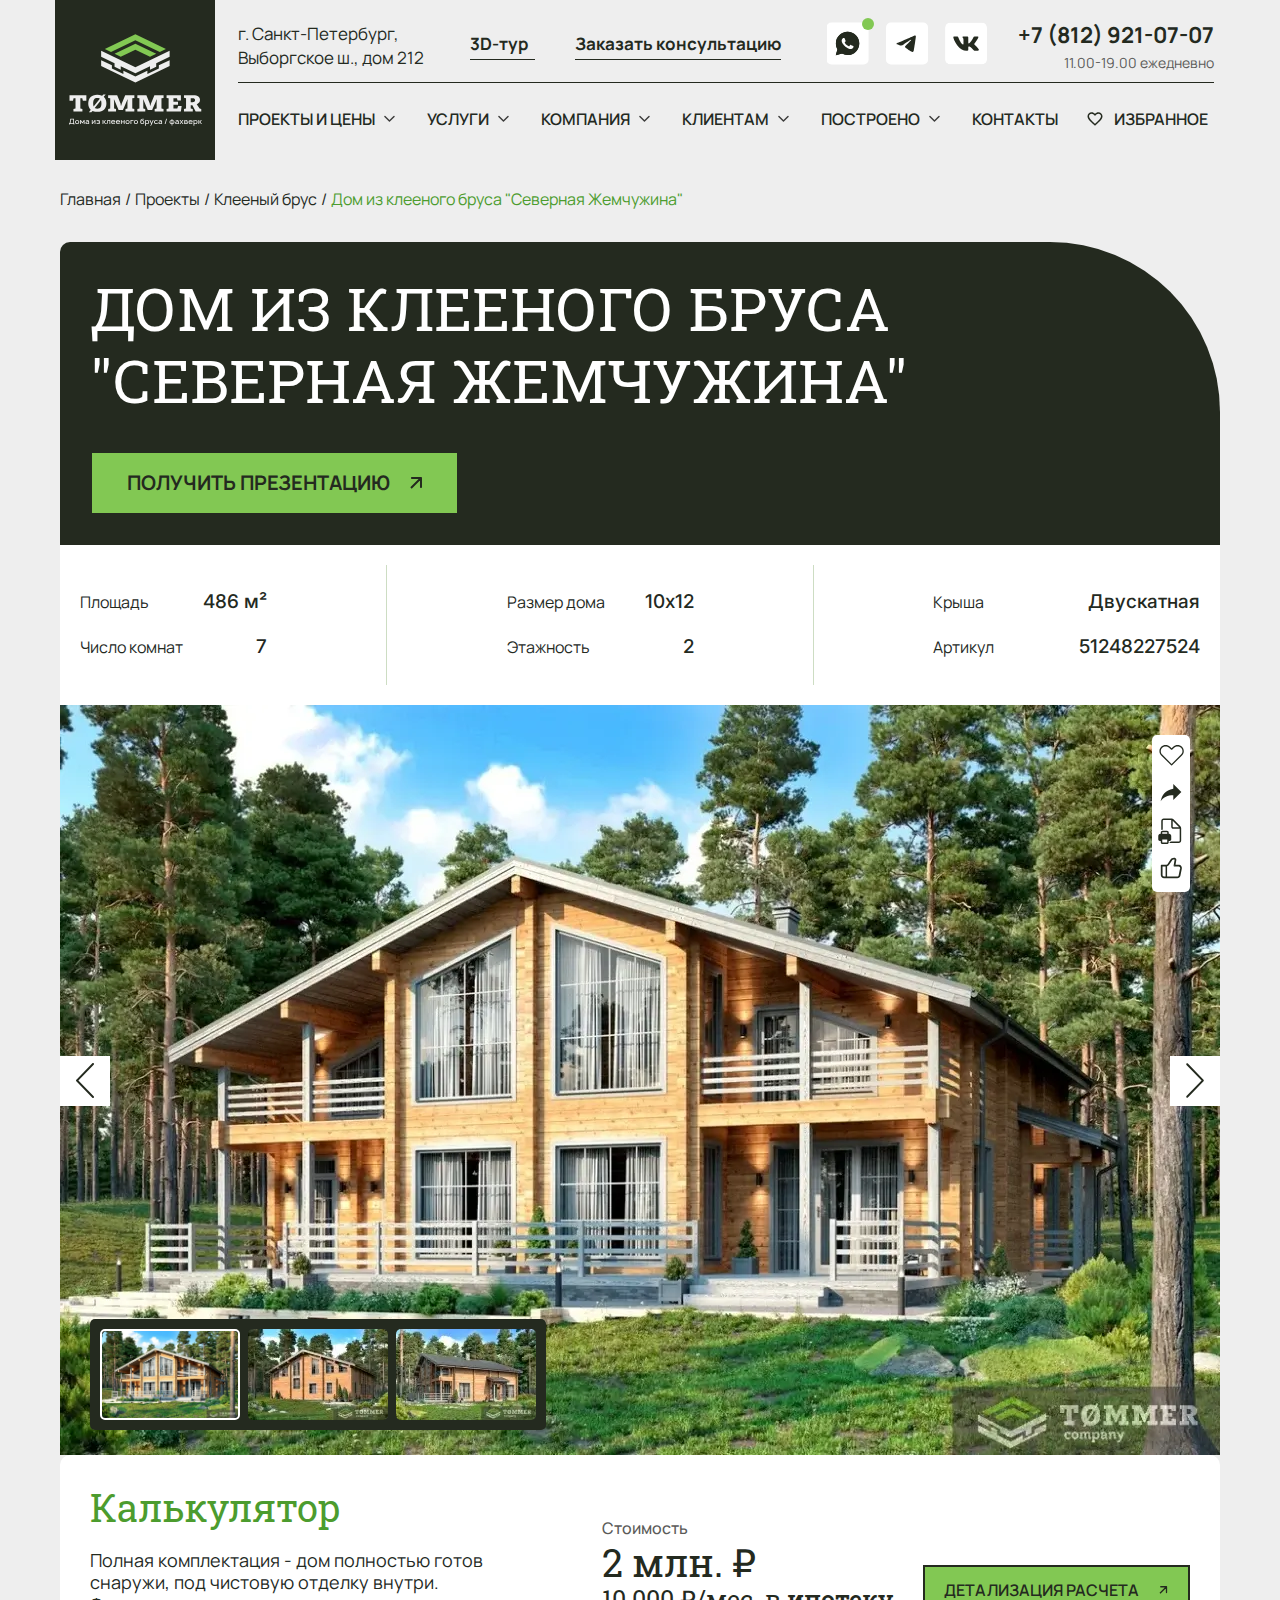
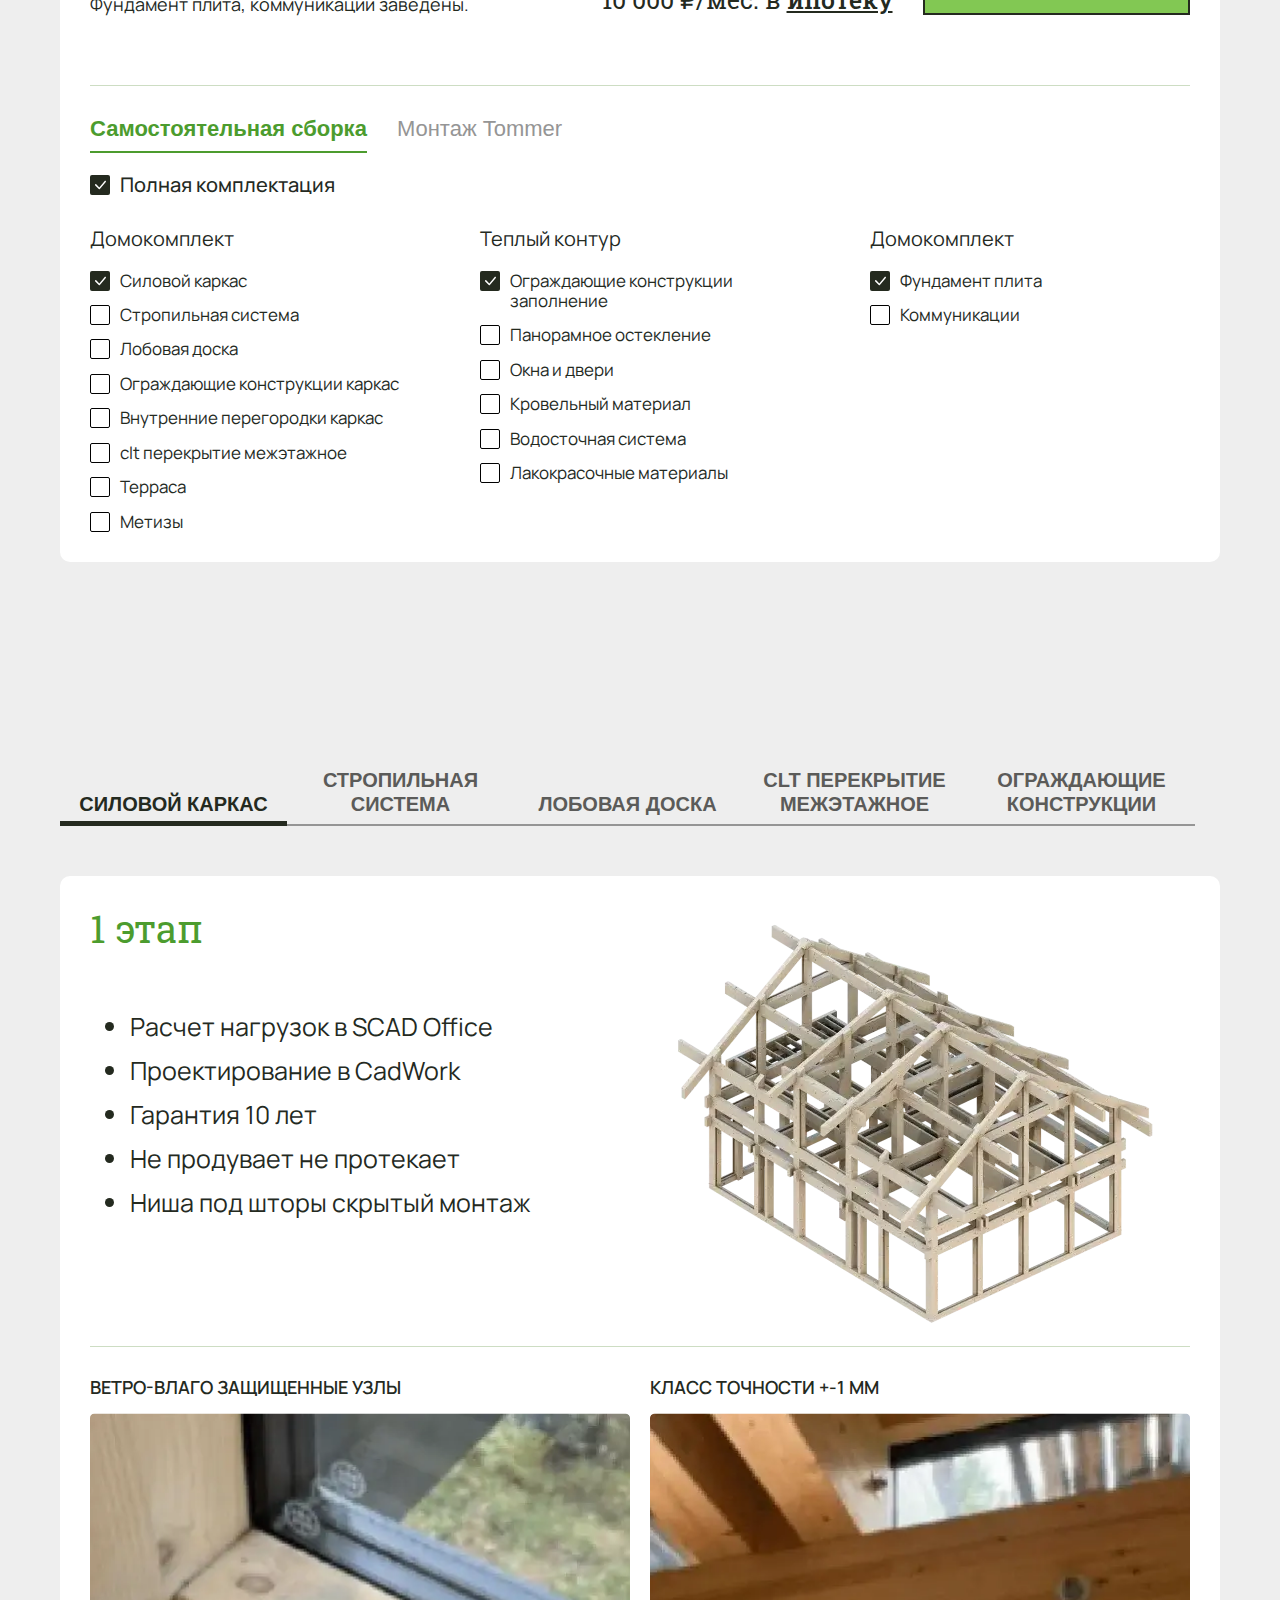
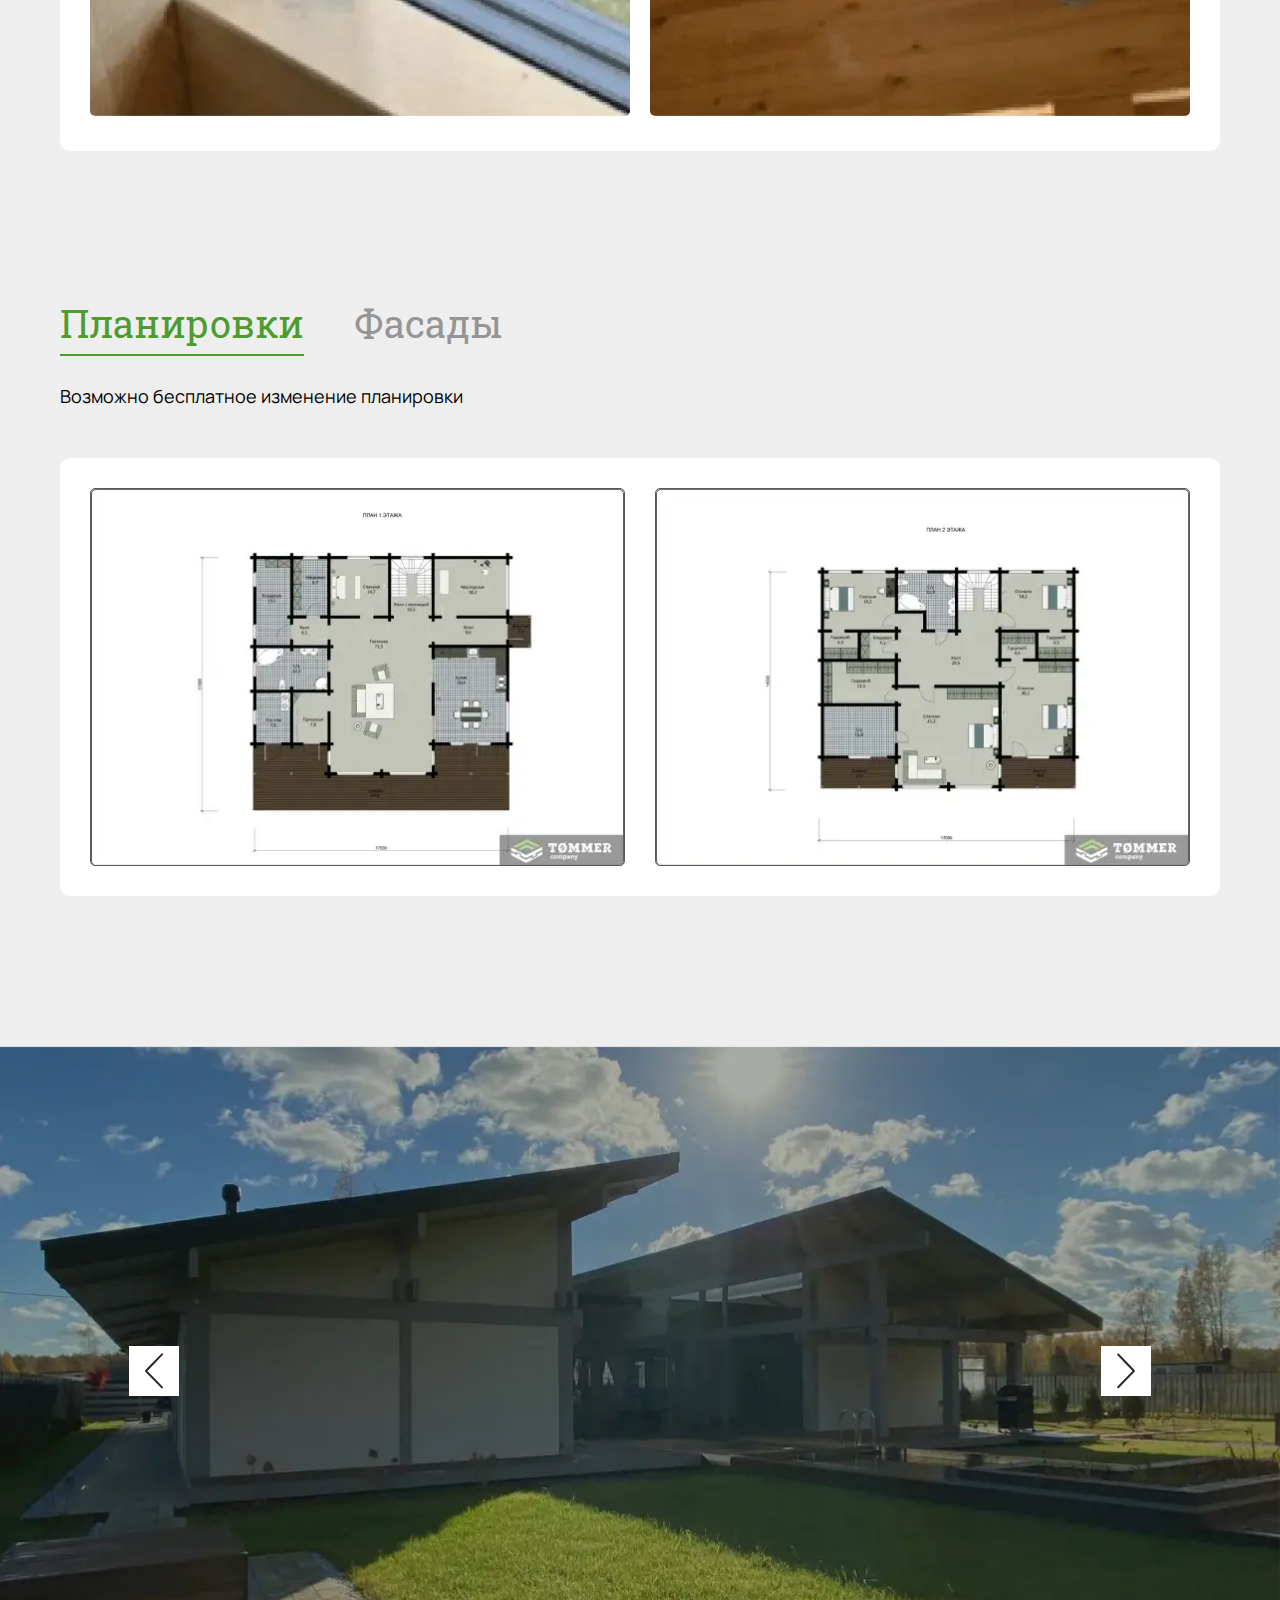
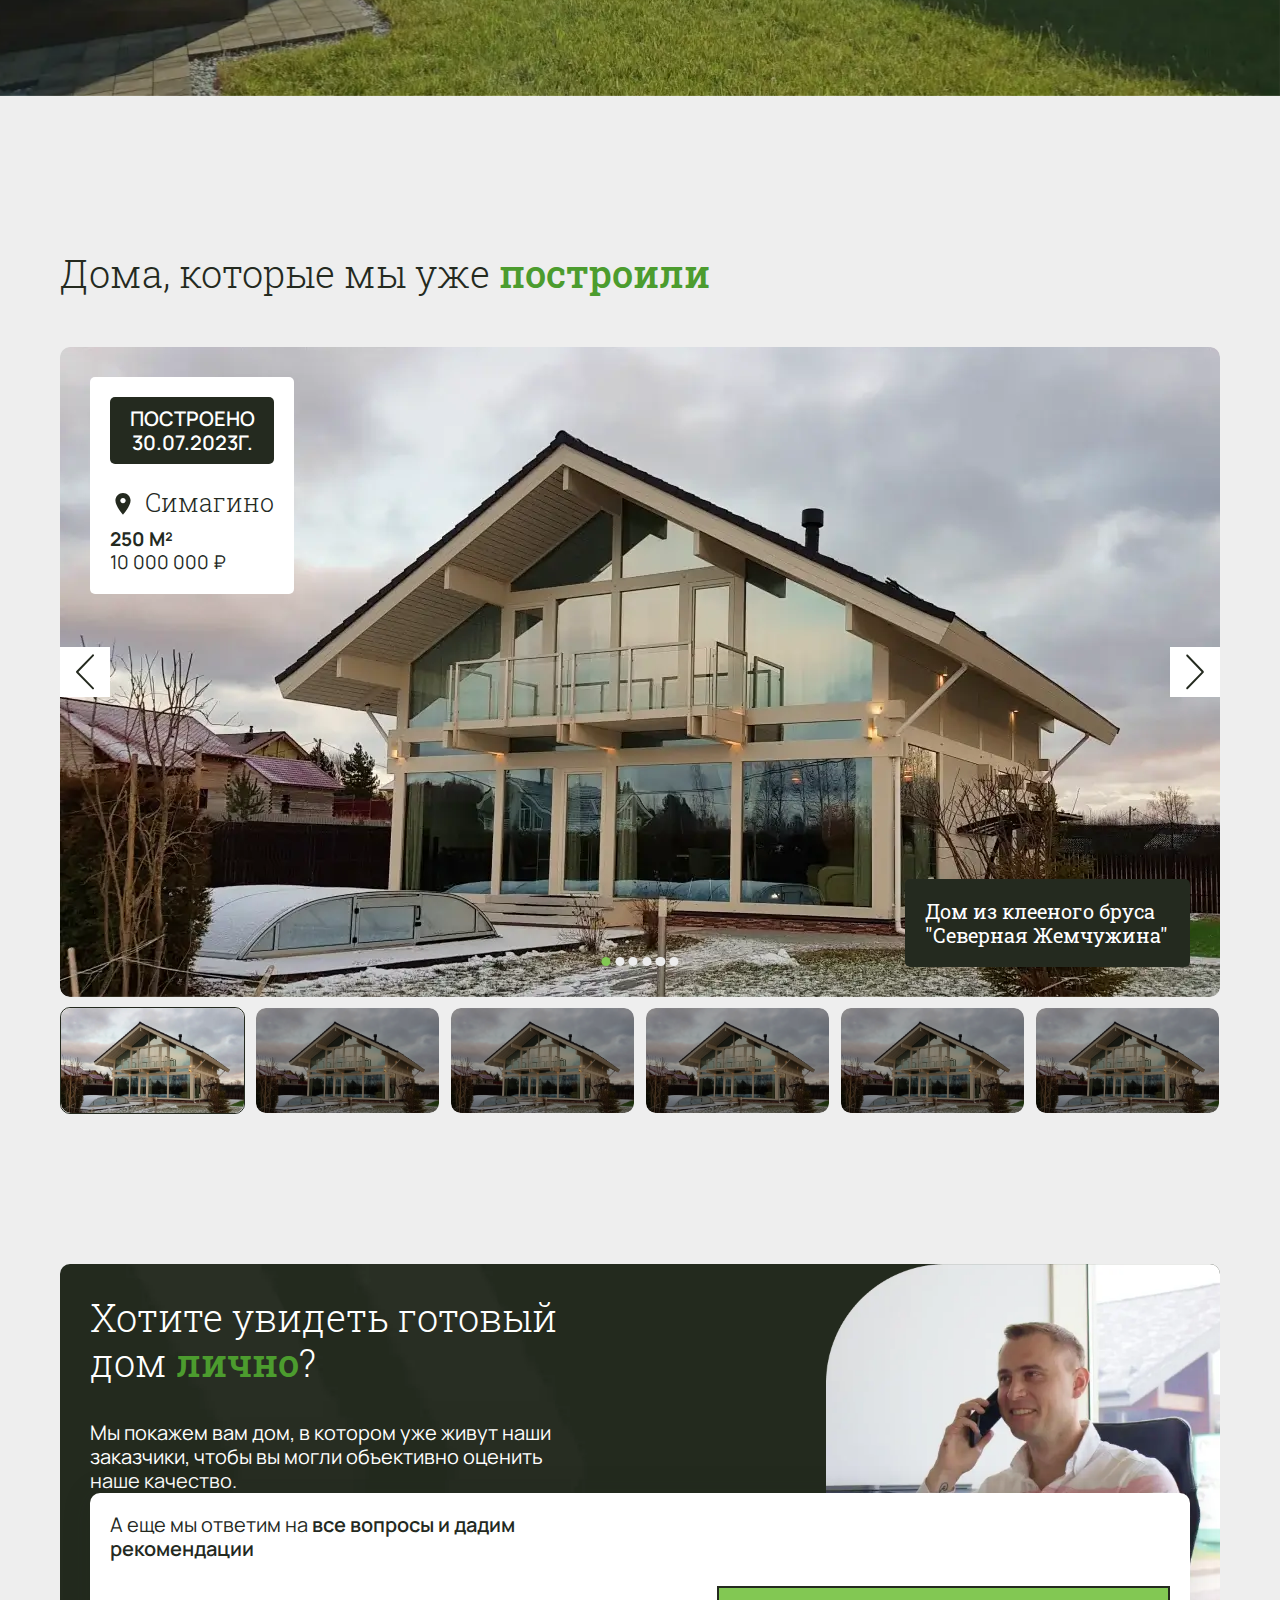
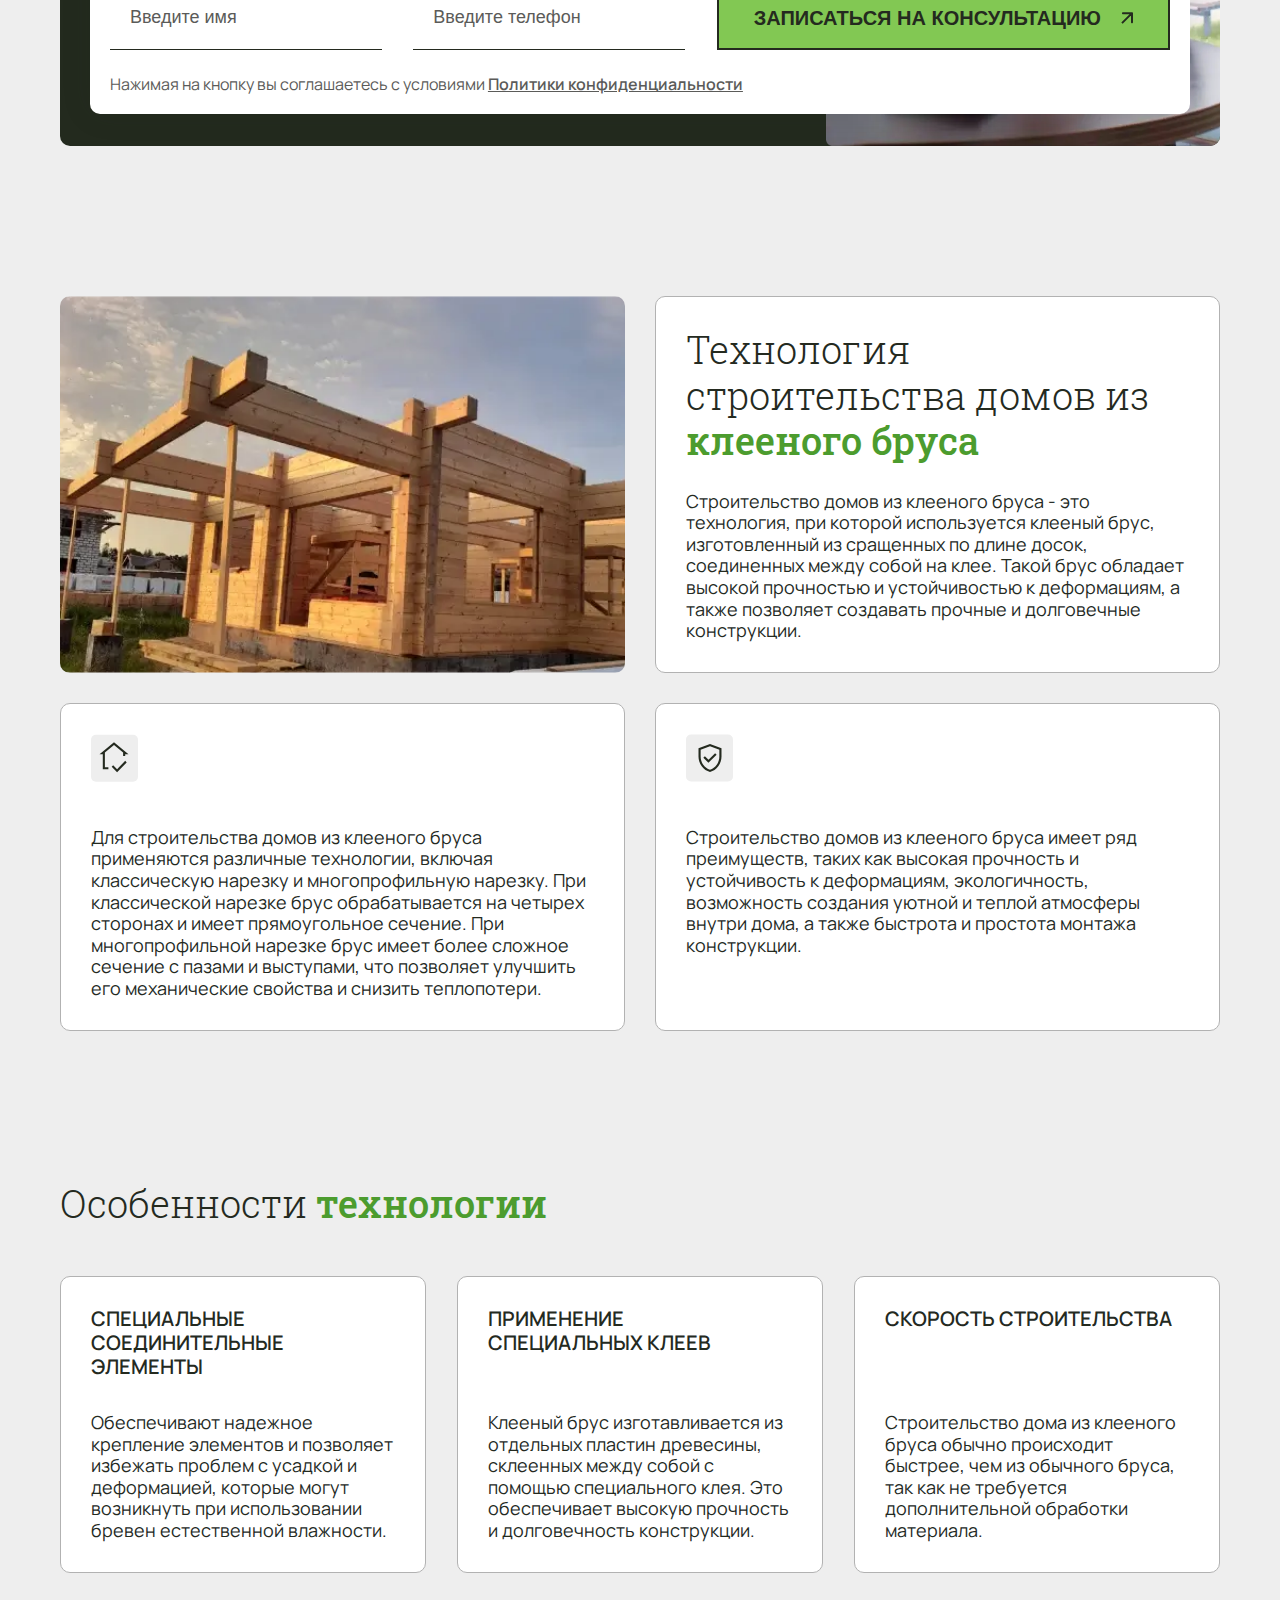
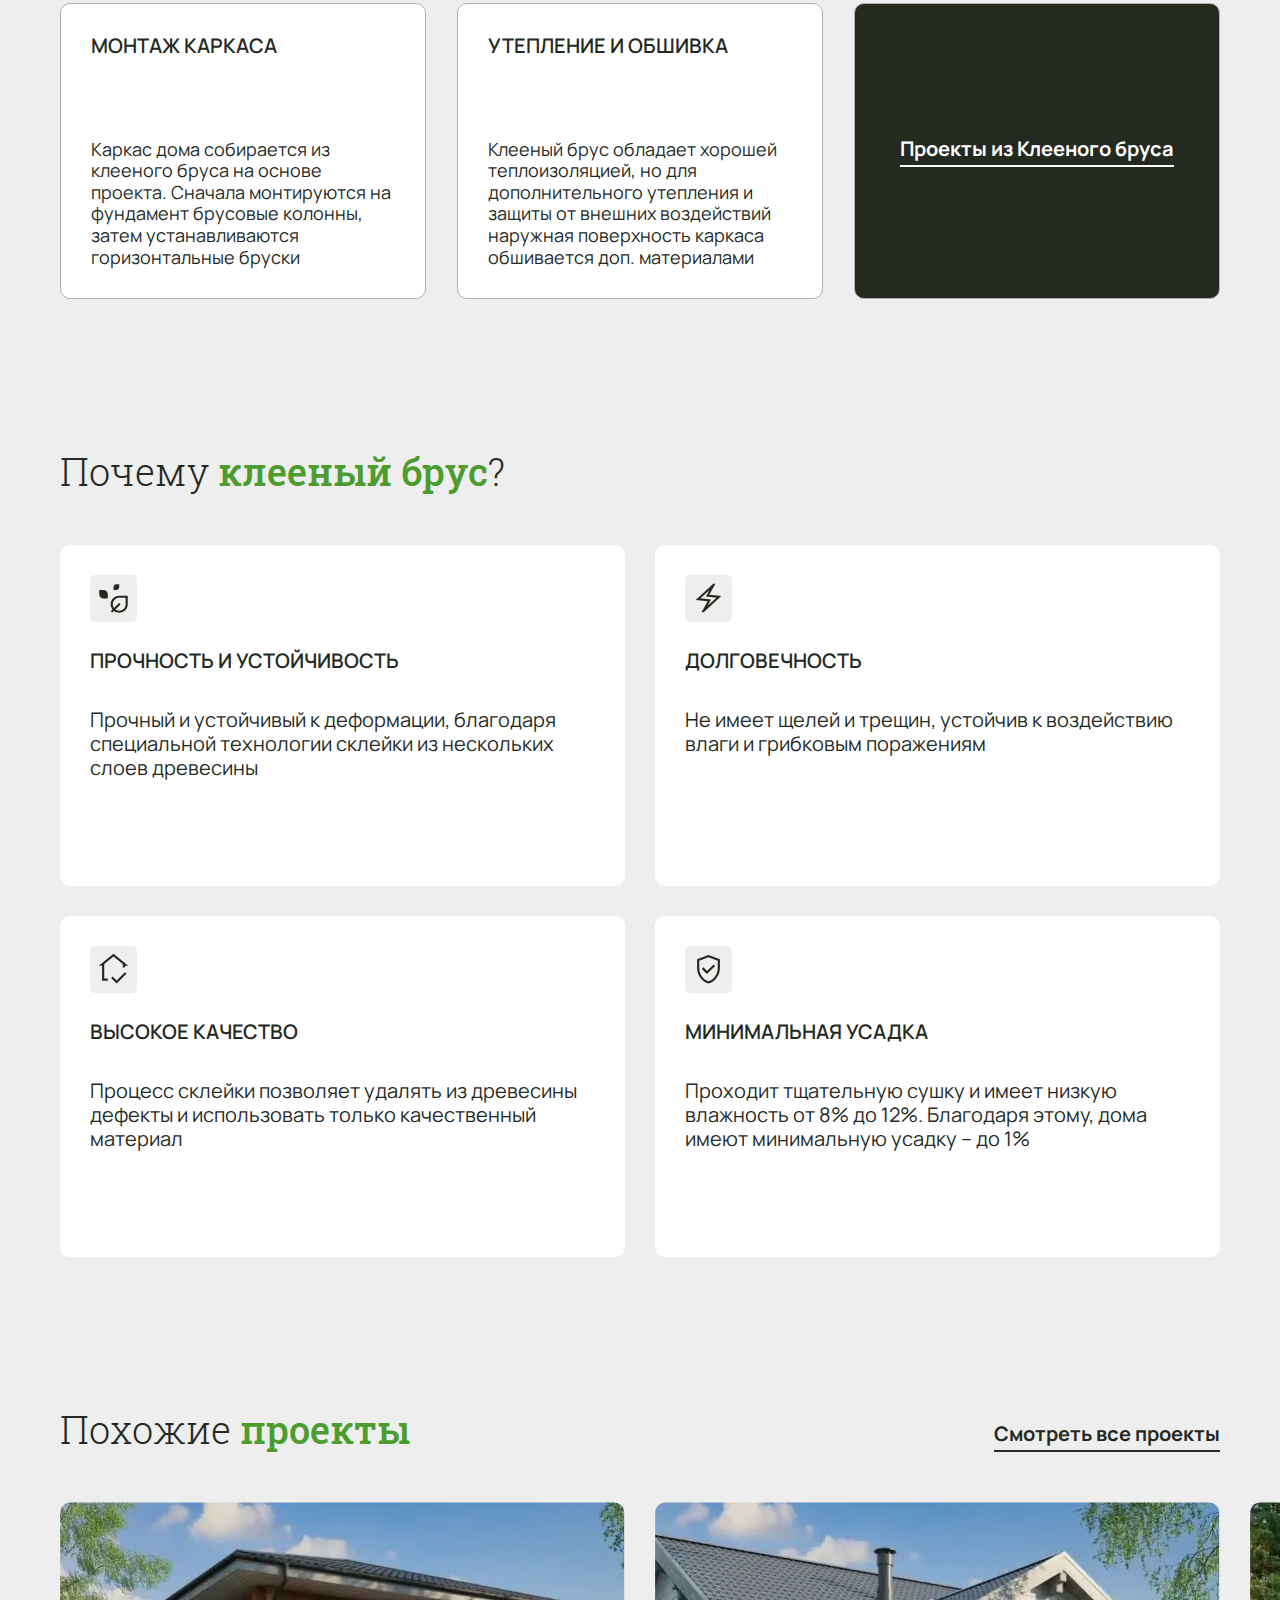
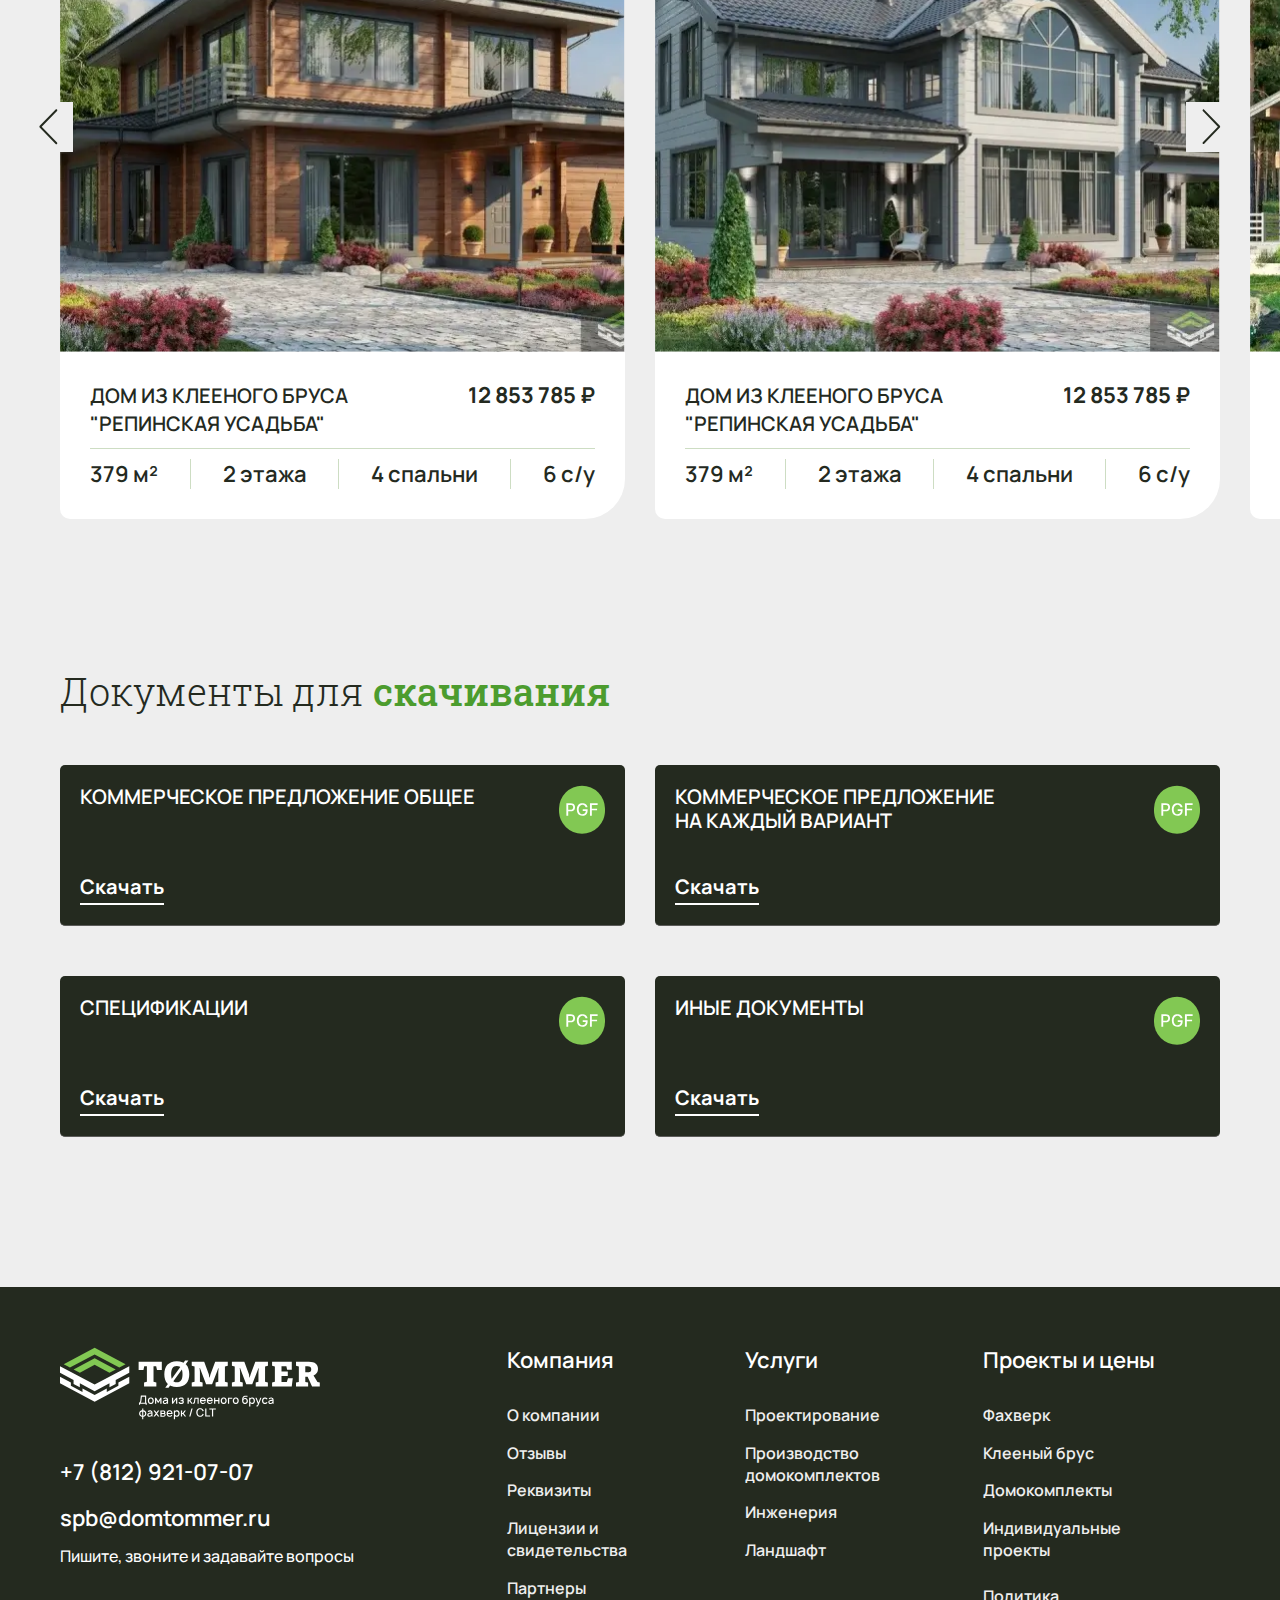
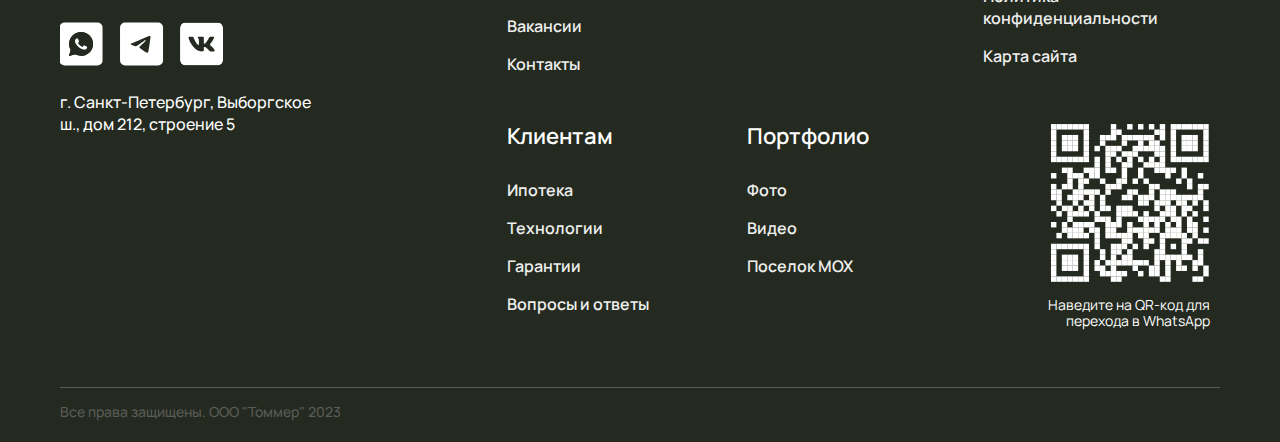
<file: card-project.html>
<!DOCTYPE html>
<html lang="en">

<head>
    <meta charset="UTF-8">
    <meta name="viewport" content="width=device-width, initial-scale=1.0">
    <title>Tommer</title>

    <link rel="preconnect" href="https://fonts.googleapis.com">
    <link rel="preconnect" href="https://fonts.gstatic.com" crossorigin>
    <link
        href="https://fonts.googleapis.com/css2?family=Inter:wght@400;500&family=Manrope:wght@400;500;600;700&family=Roboto+Slab:wght@300;400;500;600&display=swap"
        rel="stylesheet">

    <!-- Link Swiper's CSS -->
    <link rel="stylesheet" href="https://cdn.jsdelivr.net/npm/swiper@11/swiper-bundle.min.css" />
    <!-- add style -->
    <link rel="stylesheet" href="./css/style.css">
</head>

<body>
    <div class="wrapper">

        <!-- Header -->
        <header>
            <div class="main_container">
                <a href="#" class="logo">
                    <img src="./images/head_logo.svg" width="133" height="92" alt="">
                    <!-- <img src="./images/head_logo_mobile.svg" class="mobile" width="129" height="129" alt=""> -->
                </a>
                <div class="menues">
                    <div class="menu_top">
                        <div class="address">г. Санкт-Петербург, <br> Выборгское ш., дом 212</div>
                        <ul class="texts">
                            <li class="text text_1">
                                <a href="#">3D-тур</a>
                            </li>
                            <li class="text">
                                <a href="#">Заказать консультацию</a>
                            </li>
                        </ul>
                        <div class="menu_top_right">
                            <ul class="social_links">
                                <li>
                                    <a href="#">
                                        <span class="notification"></span>
                                        <img src="./images/whatsapp_icon.svg" width="43" height="43" alt="">
                                    </a>
                                </li>
                                <li>
                                    <a href="#">
                                        <img src="./images/Telegram.svg" width="43" height="43" alt="">
                                    </a>
                                </li>
                                <li>
                                    <a href="#">
                                        <img src="./images/Vkontakte.svg" width="43" height="43" alt="">
                                    </a>
                                </li>
                            </ul>
                            <div class="phone">
                                <a href="#">+7 (812) 921-07-07</a>
                                <span>11.00-19.00 ежедневно</span>
                            </div>
                        </div>
                        <button class="bars">
                            <img src="./images/bars.svg" width="25" height="20" alt="">
                        </button>
                    </div>
                    <div class="line"></div>
                    <ul class="menu_bottom">
                        <li class="nav_dropdown">
                            <div class="nav_dropdown__head">
                                <span>Проекты и цены</span>
                                <img src="./images/chevron_bottom.svg" width="19" height="19" alt="">
                            </div>
                            <ul class="nav_dropdown__body">
                                <li>
                                    <a href="#">Дома из клееного бруса</a>
                                </li>
                                <li>
                                    <a href="#">Бани из клееного бруса</a>
                                </li>
                                <li>
                                    <a href="#">Фахверк дома</a>
                                </li>
                                <li>
                                    <a href="#">Фахверк бани</a>
                                </li>
                            </ul>
                        </li>
                        <li class="nav_dropdown">
                            <div class="nav_dropdown__head">
                                <span>Услуги</span>
                                <img src="./images/chevron_bottom.svg" width="19" height="19" alt="">
                            </div>
                            <ul class="nav_dropdown__body">
                                <li>
                                    <a href="#">Проектирования</a>
                                </li>
                                <li>
                                    <a href="#">Инженерные коммуникации</a>
                                </li>
                                <li>
                                    <a href="#">Ландшафт</a>
                                </li>
                            </ul>
                        </li>
                        <li class="nav_dropdown">
                            <div class="nav_dropdown__head">
                                <span>Компания</span>
                                <img src="./images/chevron_bottom.svg" width="19" height="19" alt="">
                            </div>
                            <ul class="nav_dropdown__body">
                                <li>
                                    <a href="#">О компании</a>
                                </li>
                                <li>
                                    <a href="#">Отзывы</a>
                                </li>
                                <li>
                                    <a href="#">Сертификаты</a>
                                </li>
                                <li>
                                    <a href="#">Вакансии</a>
                                </li>
                                <li>
                                    <a href="#">Производство</a>
                                </li>
                            </ul>
                        </li>
                        <li class="nav_dropdown">
                            <div class="nav_dropdown__head">
                                <span>Клиентам</span>
                                <img src="./images/chevron_bottom.svg" width="19" height="19" alt="">
                            </div>
                            <ul class="nav_dropdown__body">
                                <li>
                                    <a href="#">Расчет ипотеки</a>
                                </li>
                                <li>
                                    <a href="#">Калькулятор строительства</a>
                                </li>
                                <li>
                                    <a href="#">Технологии</a>
                                </li>
                                <li>
                                    <a href="#">Гарантии</a>
                                </li>
                                <li>
                                    <a href="#">Частые-вопросы</a>
                                </li>
                            </ul>
                        </li>
                        <li class="nav_dropdown">
                            <div class="nav_dropdown__head">
                                <span>Построено</span>
                                <img src="./images/chevron_bottom.svg" width="19" height="19" alt="">
                            </div>
                            <ul class="nav_dropdown__body">
                                <li>
                                    <a href="#">Все объекты</a>
                                </li>
                                <li>
                                    <a href="#">Поселок МОХ</a>
                                </li>
                            </ul>
                        </li>
                        <li>
                            <a href="#">Контакты</a>
                        </li>
                        <li>
                            <a href="#" class="last">
                                <img src="./images/heart_icon.svg" width="18" height="18" alt="">
                                <span>Избранное</span>
                            </a>
                        </li>
                    </ul>
                </div>
            </div>
        </header>

        <!-- Mobile menu -->
        <div class="mobile_menu_wrapper">
            <div class="mobile_menu_bg"></div>
            <div class="mobile_menu">
                <div class="mobile_menu_top">
                    <a href="#" class="logo">
                        <img src="./images/head_logo_mobile.svg" alt="">
                    </a>
                    <button class="close">&times;</button>
                </div>
                <ul class="mobile_menu_bottom">
                    <li class="nav_dropdown">
                        <div class="nav_dropdown__head">
                            <span>Проекты и цены</span>
                            <img src="./images/chevron_bottom.svg" width="19" height="19" alt="">
                        </div>
                        <ul class="nav_dropdown__body">
                            <li>
                                <a href="#">Дома из клееного бруса</a>
                            </li>
                            <li>
                                <a href="#">Бани из клееного бруса</a>
                            </li>
                            <li>
                                <a href="#">Фахверк дома</a>
                            </li>
                            <li>
                                <a href="#">Фахверк бани</a>
                            </li>
                        </ul>
                    </li>
                    <li class="nav_dropdown">
                        <div class="nav_dropdown__head">
                            <span>Услуги</span>
                            <img src="./images/chevron_bottom.svg" width="19" height="19" alt="">
                        </div>
                        <ul class="nav_dropdown__body">
                            <li>
                                <a href="#">Проектирования</a>
                            </li>
                            <li>
                                <a href="#">Инженерные коммуникации</a>
                            </li>
                            <li>
                                <a href="#">Ландшафт</a>
                            </li>
                        </ul>
                    </li>
                    <li class="nav_dropdown">
                        <div class="nav_dropdown__head">
                            <span>Компания</span>
                            <img src="./images/chevron_bottom.svg" width="19" height="19" alt="">
                        </div>
                        <ul class="nav_dropdown__body">
                            <li>
                                <a href="#">О компании</a>
                            </li>
                            <li>
                                <a href="#">Отзывы</a>
                            </li>
                            <li>
                                <a href="#">Сертификаты</a>
                            </li>
                            <li>
                                <a href="#">Вакансии</a>
                            </li>
                            <li>
                                <a href="#">Производство</a>
                            </li>
                        </ul>
                    </li>
                    <li class="nav_dropdown">
                        <div class="nav_dropdown__head">
                            <span>Клиентам</span>
                            <img src="./images/chevron_bottom.svg" width="19" height="19" alt="">
                        </div>
                        <ul class="nav_dropdown__body">
                            <li>
                                <a href="#">Расчет ипотеки</a>
                            </li>
                            <li>
                                <a href="#">Калькулятор строительства</a>
                            </li>
                            <li>
                                <a href="#">Технологии</a>
                            </li>
                            <li>
                                <a href="#">Гарантии</a>
                            </li>
                            <li>
                                <a href="#">Частые-вопросы</a>
                            </li>
                        </ul>
                    </li>
                    <li class="nav_dropdown">
                        <div class="nav_dropdown__head">
                            <span>Построено</span>
                            <img src="./images/chevron_bottom.svg" width="19" height="19" alt="">
                        </div>
                        <ul class="nav_dropdown__body">
                            <li>
                                <a href="#">Все объекты</a>
                            </li>
                            <li>
                                <a href="#">Поселок МОХ</a>
                            </li>
                        </ul>
                    </li>
                    <li>
                        <a href="#">Контакты</a>
                    </li>
                    <li>
                        <a href="#" class="last">
                            <img src="./images/heart_icon.svg" width="18" height="18" alt="">
                            <span>Избранное</span>
                        </a>
                    </li>
                </ul>
            </div>
        </div>
        <!-- Mobile menu end -->
        <!-- Header end -->

        <!-- Breadcrumb -->
        <div class="main_container">
            <ul class="breadcrumbs">
                <li>
                    <a href="/">Главная</a>
                </li>
                <li>/</li>
                <li>
                    <a href="#">Проекты</a>
                </li>
                <li>/</li>
                <li>
                    <a href="#">Клееный брус</a>
                </li>
                <li>/</li>
                <li>
                    <span>Дом из клееного бруса "Северная Жемчужина"</span>
                </li>
            </ul>
        </div>
        <!-- Breadcrumb end -->

        <!-- Card Project Home -->
        <section class="card_project_home">
            <div class="main_container">
                <div class="home_top">
                    <h1 class="main_title">Дом из клееного бруса "Северная Жемчужина"</h1>
                    <a href="#" class="success-link">
                        <span>получить презентацию</span>
                        <svg xmlns="http://www.w3.org/2000/svg" width="12" height="12" viewBox="0 0 12 12" fill="none">
                            <path d="M11.9892 1.00498C11.9892 0.452691 11.5414 0.00497599 10.9892 0.00497641L1.98916 0.00497653C1.43688 0.0049762 0.989165 0.452691 0.989165 1.00498C0.989165 1.55726 1.43688 2.00498 1.98916 2.00498L9.98916 2.00498L9.98916 10.005C9.98916 10.5573 10.4369 11.005 10.9892 11.005C11.5414 11.005 11.9892 10.5573 11.9892 10.005L11.9892 1.00498ZM1.70711 11.7012L11.6963 1.71208L10.2821 0.297869L0.292893 10.287L1.70711 11.7012Z" fill="#242A1F"/>
                        </svg>
                    </a>
                </div>

                <div class="home_content">
                    <div class="content_item">
                        <div class="data">
                            <div class="key">Площадь</div>
                            <div class="value">486 м²</div>
                        </div>
                        <div class="data">
                            <div class="key">Число комнат</div>
                            <div class="value">7</div>
                        </div>
                    </div>
                    <div class="line"></div>
                    <div class="content_item">
                        <div class="data">
                            <div class="key">Размер дома</div>
                            <div class="value">10х12</div>
                        </div>
                        <div class="data">
                            <div class="key">Этажность</div>
                            <div class="value">2</div>
                        </div>
                    </div>
                    <div class="line"></div>
                    <div class="content_item">
                        <div class="data">
                            <div class="key">Крыша</div>
                            <div class="value">Двускатная</div>
                        </div>
                        <div class="data">
                            <div class="key">Артикул</div>
                            <div class="value">51248227524</div>
                        </div>
                    </div>
                </div>

                <div class="home_slider">
                    <button class="slide_btn main_slider_prev_btn">
                        <svg xmlns="http://www.w3.org/2000/svg" width="18" height="37" viewBox="0 0 18 37" fill="none">
                            <path fill-rule="evenodd" clip-rule="evenodd" d="M0.237589 19.1536C-0.0933105 18.7548 -0.0757024 18.1544 0.290413 17.7771C0.328775 17.7376 0.369514 17.702 0.412156 17.6703L16.316 1.28127C16.7006 0.884918 17.3242 0.884918 17.7088 1.28127C18.0934 1.67761 18.0934 2.32022 17.7088 2.71657L2.38869 18.5041L17.7005 34.2831C18.0851 34.6794 18.0851 35.322 17.7005 35.7184C17.3159 36.1147 16.6923 36.1147 16.3077 35.7184L0.332463 19.2557C0.321024 19.245 0.30977 19.2339 0.298714 19.2225C0.277128 19.2003 0.256751 19.1773 0.237589 19.1536Z" fill="#242A1F"/>
                        </svg>
                    </button>
                    <button class="slide_btn main_slider_next_btn">
                        <svg xmlns="http://www.w3.org/2000/svg" width="18" height="35" viewBox="0 0 18 35" fill="none">
                            <path fill-rule="evenodd" clip-rule="evenodd" d="M15.5693 17.4998L0.481754 1.87875C0.0980721 1.4815 0.0980721 0.837429 0.481754 0.440182C0.865435 0.0429306 1.4875 0.0429306 1.87119 0.440182L17.5189 16.6412C17.745 16.8754 17.8379 17.1953 17.7974 17.4998C17.8379 17.8044 17.745 18.1243 17.5189 18.3584L1.87119 34.5595C1.4875 34.9567 0.865435 34.9567 0.481754 34.5595C0.0980721 34.1622 0.0980721 33.5182 0.481754 33.1209L15.5693 17.4998Z" fill="#242A1F"/>
                        </svg>
                    </button>
                    <div class="swiper main_slider">
                        <div class="swiper-wrapper">
                            <div class="swiper-slide">
                                <div class="main_slider_content">
                                    <div class="panel">
                                        <a href="#">
                                            <svg xmlns="http://www.w3.org/2000/svg" width="28" height="28" viewBox="0 0 28 28" fill="none">
                                                <path d="M24.966 6.8728C23.8047 5.73864 22.2315 5.10094 20.5909 5.09932C18.9503 5.0977 17.3759 5.73228 16.2123 6.86414L14.6102 8.32369L13.0082 6.86414C11.8454 5.72769 10.269 5.08981 8.62574 5.09082C6.98245 5.09184 5.40687 5.73167 4.24561 6.86955C3.08436 8.00744 2.43256 9.55018 2.43359 11.1584C2.43463 12.7666 3.08842 14.3085 4.25114 15.445L14.1378 25.2612C14.1995 25.3224 14.2731 25.371 14.3542 25.4042C14.4353 25.4374 14.5223 25.4545 14.6102 25.4545C14.6981 25.4545 14.7851 25.4374 14.8662 25.4042C14.9473 25.371 15.0209 25.3224 15.0826 25.2612L24.966 15.4493C25.5415 14.8862 25.9981 14.2177 26.3096 13.4819C26.6211 12.7461 26.7814 11.9575 26.7814 11.161C26.7814 10.3646 26.6211 9.57597 26.3096 8.84018C25.9981 8.10439 25.5415 7.43587 24.966 6.8728ZM24.0233 14.5333L14.6102 23.8796L5.19378 14.53C4.28615 13.6356 3.77776 12.4255 3.77995 11.1649C3.78215 9.90438 4.29476 8.69604 5.2055 7.8046C6.11624 6.91317 7.35087 6.41132 8.63895 6.40897C9.92703 6.40661 11.1636 6.90396 12.0777 7.79206C12.0831 7.79767 12.089 7.80275 12.0954 7.80722L14.1577 9.68688C14.2806 9.79891 14.4423 9.8612 14.6102 9.8612C14.7781 9.8612 14.9398 9.79891 15.0627 9.68688L17.125 7.80613C17.1314 7.80167 17.1373 7.79659 17.1427 7.79098C17.5944 7.34628 18.1314 6.99322 18.7229 6.75205C19.3143 6.51089 19.9486 6.38636 20.5893 6.3856C21.23 6.38485 21.8646 6.50789 22.4567 6.74766C23.0487 6.98744 23.5865 7.33923 24.0394 7.78287C24.4922 8.22651 24.851 8.75326 25.0954 9.33292C25.3397 9.91258 25.4647 10.5337 25.4632 11.1608C25.4617 11.7878 25.3338 12.4084 25.0867 12.987C24.8396 13.5655 24.4782 14.0906 24.0233 14.5322V14.5333Z" fill="#242A1F"/>
                                            </svg>
                                        </a>
                                        <a href="#">
                                            <img src="./images/share_icon.svg" alt="">
                                        </a>
                                        <a href="#">
                                            <img src="./images/print_icon.svg" alt="">
                                        </a>
                                        <a href="#">
                                            <img src="./images/like_icon.svg" alt="">
                                        </a>
                                    </div>
                                    <img src="./images/project_main_slide_1.webp" class="main_img" alt="">
                                </div>
                            </div>
                            <div class="swiper-slide">
                                <div class="main_slider_content">
                                    <div class="panel">
                                        <a href="#">
                                            <svg xmlns="http://www.w3.org/2000/svg" width="28" height="28" viewBox="0 0 28 28" fill="none">
                                                <path d="M24.966 6.8728C23.8047 5.73864 22.2315 5.10094 20.5909 5.09932C18.9503 5.0977 17.3759 5.73228 16.2123 6.86414L14.6102 8.32369L13.0082 6.86414C11.8454 5.72769 10.269 5.08981 8.62574 5.09082C6.98245 5.09184 5.40687 5.73167 4.24561 6.86955C3.08436 8.00744 2.43256 9.55018 2.43359 11.1584C2.43463 12.7666 3.08842 14.3085 4.25114 15.445L14.1378 25.2612C14.1995 25.3224 14.2731 25.371 14.3542 25.4042C14.4353 25.4374 14.5223 25.4545 14.6102 25.4545C14.6981 25.4545 14.7851 25.4374 14.8662 25.4042C14.9473 25.371 15.0209 25.3224 15.0826 25.2612L24.966 15.4493C25.5415 14.8862 25.9981 14.2177 26.3096 13.4819C26.6211 12.7461 26.7814 11.9575 26.7814 11.161C26.7814 10.3646 26.6211 9.57597 26.3096 8.84018C25.9981 8.10439 25.5415 7.43587 24.966 6.8728ZM24.0233 14.5333L14.6102 23.8796L5.19378 14.53C4.28615 13.6356 3.77776 12.4255 3.77995 11.1649C3.78215 9.90438 4.29476 8.69604 5.2055 7.8046C6.11624 6.91317 7.35087 6.41132 8.63895 6.40897C9.92703 6.40661 11.1636 6.90396 12.0777 7.79206C12.0831 7.79767 12.089 7.80275 12.0954 7.80722L14.1577 9.68688C14.2806 9.79891 14.4423 9.8612 14.6102 9.8612C14.7781 9.8612 14.9398 9.79891 15.0627 9.68688L17.125 7.80613C17.1314 7.80167 17.1373 7.79659 17.1427 7.79098C17.5944 7.34628 18.1314 6.99322 18.7229 6.75205C19.3143 6.51089 19.9486 6.38636 20.5893 6.3856C21.23 6.38485 21.8646 6.50789 22.4567 6.74766C23.0487 6.98744 23.5865 7.33923 24.0394 7.78287C24.4922 8.22651 24.851 8.75326 25.0954 9.33292C25.3397 9.91258 25.4647 10.5337 25.4632 11.1608C25.4617 11.7878 25.3338 12.4084 25.0867 12.987C24.8396 13.5655 24.4782 14.0906 24.0233 14.5322V14.5333Z" fill="#242A1F"/>
                                            </svg>
                                        </a>
                                        <a href="#">
                                            <img src="./images/share_icon.svg" alt="">
                                        </a>
                                        <a href="#">
                                            <img src="./images/print_icon.svg" alt="">
                                        </a>
                                        <a href="#">
                                            <img src="./images/like_icon.svg" alt="">
                                        </a>
                                    </div>
                                    <img src="./images/project_main_slide_2.webp" class="main_img" alt="">
                                </div>
                            </div>
                            <div class="swiper-slide">
                                <div class="main_slider_content">
                                    <div class="panel">
                                        <a href="#">
                                            <svg xmlns="http://www.w3.org/2000/svg" width="28" height="28" viewBox="0 0 28 28" fill="none">
                                                <path d="M24.966 6.8728C23.8047 5.73864 22.2315 5.10094 20.5909 5.09932C18.9503 5.0977 17.3759 5.73228 16.2123 6.86414L14.6102 8.32369L13.0082 6.86414C11.8454 5.72769 10.269 5.08981 8.62574 5.09082C6.98245 5.09184 5.40687 5.73167 4.24561 6.86955C3.08436 8.00744 2.43256 9.55018 2.43359 11.1584C2.43463 12.7666 3.08842 14.3085 4.25114 15.445L14.1378 25.2612C14.1995 25.3224 14.2731 25.371 14.3542 25.4042C14.4353 25.4374 14.5223 25.4545 14.6102 25.4545C14.6981 25.4545 14.7851 25.4374 14.8662 25.4042C14.9473 25.371 15.0209 25.3224 15.0826 25.2612L24.966 15.4493C25.5415 14.8862 25.9981 14.2177 26.3096 13.4819C26.6211 12.7461 26.7814 11.9575 26.7814 11.161C26.7814 10.3646 26.6211 9.57597 26.3096 8.84018C25.9981 8.10439 25.5415 7.43587 24.966 6.8728ZM24.0233 14.5333L14.6102 23.8796L5.19378 14.53C4.28615 13.6356 3.77776 12.4255 3.77995 11.1649C3.78215 9.90438 4.29476 8.69604 5.2055 7.8046C6.11624 6.91317 7.35087 6.41132 8.63895 6.40897C9.92703 6.40661 11.1636 6.90396 12.0777 7.79206C12.0831 7.79767 12.089 7.80275 12.0954 7.80722L14.1577 9.68688C14.2806 9.79891 14.4423 9.8612 14.6102 9.8612C14.7781 9.8612 14.9398 9.79891 15.0627 9.68688L17.125 7.80613C17.1314 7.80167 17.1373 7.79659 17.1427 7.79098C17.5944 7.34628 18.1314 6.99322 18.7229 6.75205C19.3143 6.51089 19.9486 6.38636 20.5893 6.3856C21.23 6.38485 21.8646 6.50789 22.4567 6.74766C23.0487 6.98744 23.5865 7.33923 24.0394 7.78287C24.4922 8.22651 24.851 8.75326 25.0954 9.33292C25.3397 9.91258 25.4647 10.5337 25.4632 11.1608C25.4617 11.7878 25.3338 12.4084 25.0867 12.987C24.8396 13.5655 24.4782 14.0906 24.0233 14.5322V14.5333Z" fill="#242A1F"/>
                                            </svg>
                                        </a>
                                        <a href="#">
                                            <img src="./images/share_icon.svg" alt="">
                                        </a>
                                        <a href="#">
                                            <img src="./images/print_icon.svg" alt="">
                                        </a>
                                        <a href="#">
                                            <img src="./images/like_icon.svg" alt="">
                                        </a>
                                    </div>
                                    <img src="./images/project_main_slide_3.webp" class="main_img" alt="">
                                </div>
                            </div>
                            <div class="swiper-slide">
                                <div class="main_slider_content">
                                    <div class="panel">
                                        <a href="#">
                                            <svg xmlns="http://www.w3.org/2000/svg" width="28" height="28" viewBox="0 0 28 28" fill="none">
                                                <path d="M24.966 6.8728C23.8047 5.73864 22.2315 5.10094 20.5909 5.09932C18.9503 5.0977 17.3759 5.73228 16.2123 6.86414L14.6102 8.32369L13.0082 6.86414C11.8454 5.72769 10.269 5.08981 8.62574 5.09082C6.98245 5.09184 5.40687 5.73167 4.24561 6.86955C3.08436 8.00744 2.43256 9.55018 2.43359 11.1584C2.43463 12.7666 3.08842 14.3085 4.25114 15.445L14.1378 25.2612C14.1995 25.3224 14.2731 25.371 14.3542 25.4042C14.4353 25.4374 14.5223 25.4545 14.6102 25.4545C14.6981 25.4545 14.7851 25.4374 14.8662 25.4042C14.9473 25.371 15.0209 25.3224 15.0826 25.2612L24.966 15.4493C25.5415 14.8862 25.9981 14.2177 26.3096 13.4819C26.6211 12.7461 26.7814 11.9575 26.7814 11.161C26.7814 10.3646 26.6211 9.57597 26.3096 8.84018C25.9981 8.10439 25.5415 7.43587 24.966 6.8728ZM24.0233 14.5333L14.6102 23.8796L5.19378 14.53C4.28615 13.6356 3.77776 12.4255 3.77995 11.1649C3.78215 9.90438 4.29476 8.69604 5.2055 7.8046C6.11624 6.91317 7.35087 6.41132 8.63895 6.40897C9.92703 6.40661 11.1636 6.90396 12.0777 7.79206C12.0831 7.79767 12.089 7.80275 12.0954 7.80722L14.1577 9.68688C14.2806 9.79891 14.4423 9.8612 14.6102 9.8612C14.7781 9.8612 14.9398 9.79891 15.0627 9.68688L17.125 7.80613C17.1314 7.80167 17.1373 7.79659 17.1427 7.79098C17.5944 7.34628 18.1314 6.99322 18.7229 6.75205C19.3143 6.51089 19.9486 6.38636 20.5893 6.3856C21.23 6.38485 21.8646 6.50789 22.4567 6.74766C23.0487 6.98744 23.5865 7.33923 24.0394 7.78287C24.4922 8.22651 24.851 8.75326 25.0954 9.33292C25.3397 9.91258 25.4647 10.5337 25.4632 11.1608C25.4617 11.7878 25.3338 12.4084 25.0867 12.987C24.8396 13.5655 24.4782 14.0906 24.0233 14.5322V14.5333Z" fill="#242A1F"/>
                                            </svg>
                                        </a>
                                        <a href="#">
                                            <img src="./images/share_icon.svg" alt="">
                                        </a>
                                        <a href="#">
                                            <img src="./images/print_icon.svg" alt="">
                                        </a>
                                        <a href="#">
                                            <img src="./images/like_icon.svg" alt="">
                                        </a>
                                    </div>
                                    <img src="./images/project_main_slide_1.webp" class="main_img" alt="">
                                </div>
                            </div>
                            <div class="swiper-slide">
                                <div class="main_slider_content">
                                    <div class="panel">
                                        <a href="#">
                                            <svg xmlns="http://www.w3.org/2000/svg" width="28" height="28" viewBox="0 0 28 28" fill="none">
                                                <path d="M24.966 6.8728C23.8047 5.73864 22.2315 5.10094 20.5909 5.09932C18.9503 5.0977 17.3759 5.73228 16.2123 6.86414L14.6102 8.32369L13.0082 6.86414C11.8454 5.72769 10.269 5.08981 8.62574 5.09082C6.98245 5.09184 5.40687 5.73167 4.24561 6.86955C3.08436 8.00744 2.43256 9.55018 2.43359 11.1584C2.43463 12.7666 3.08842 14.3085 4.25114 15.445L14.1378 25.2612C14.1995 25.3224 14.2731 25.371 14.3542 25.4042C14.4353 25.4374 14.5223 25.4545 14.6102 25.4545C14.6981 25.4545 14.7851 25.4374 14.8662 25.4042C14.9473 25.371 15.0209 25.3224 15.0826 25.2612L24.966 15.4493C25.5415 14.8862 25.9981 14.2177 26.3096 13.4819C26.6211 12.7461 26.7814 11.9575 26.7814 11.161C26.7814 10.3646 26.6211 9.57597 26.3096 8.84018C25.9981 8.10439 25.5415 7.43587 24.966 6.8728ZM24.0233 14.5333L14.6102 23.8796L5.19378 14.53C4.28615 13.6356 3.77776 12.4255 3.77995 11.1649C3.78215 9.90438 4.29476 8.69604 5.2055 7.8046C6.11624 6.91317 7.35087 6.41132 8.63895 6.40897C9.92703 6.40661 11.1636 6.90396 12.0777 7.79206C12.0831 7.79767 12.089 7.80275 12.0954 7.80722L14.1577 9.68688C14.2806 9.79891 14.4423 9.8612 14.6102 9.8612C14.7781 9.8612 14.9398 9.79891 15.0627 9.68688L17.125 7.80613C17.1314 7.80167 17.1373 7.79659 17.1427 7.79098C17.5944 7.34628 18.1314 6.99322 18.7229 6.75205C19.3143 6.51089 19.9486 6.38636 20.5893 6.3856C21.23 6.38485 21.8646 6.50789 22.4567 6.74766C23.0487 6.98744 23.5865 7.33923 24.0394 7.78287C24.4922 8.22651 24.851 8.75326 25.0954 9.33292C25.3397 9.91258 25.4647 10.5337 25.4632 11.1608C25.4617 11.7878 25.3338 12.4084 25.0867 12.987C24.8396 13.5655 24.4782 14.0906 24.0233 14.5322V14.5333Z" fill="#242A1F"/>
                                            </svg>
                                        </a>
                                        <a href="#">
                                            <img src="./images/share_icon.svg" alt="">
                                        </a>
                                        <a href="#">
                                            <img src="./images/print_icon.svg" alt="">
                                        </a>
                                        <a href="#">
                                            <img src="./images/like_icon.svg" alt="">
                                        </a>
                                    </div>
                                    <img src="./images/project_main_slide_2.webp" class="main_img" alt="">
                                </div>
                            </div>
                            <div class="swiper-slide">
                                <div class="main_slider_content">
                                    <div class="panel">
                                        <a href="#">
                                            <svg xmlns="http://www.w3.org/2000/svg" width="28" height="28" viewBox="0 0 28 28" fill="none">
                                                <path d="M24.966 6.8728C23.8047 5.73864 22.2315 5.10094 20.5909 5.09932C18.9503 5.0977 17.3759 5.73228 16.2123 6.86414L14.6102 8.32369L13.0082 6.86414C11.8454 5.72769 10.269 5.08981 8.62574 5.09082C6.98245 5.09184 5.40687 5.73167 4.24561 6.86955C3.08436 8.00744 2.43256 9.55018 2.43359 11.1584C2.43463 12.7666 3.08842 14.3085 4.25114 15.445L14.1378 25.2612C14.1995 25.3224 14.2731 25.371 14.3542 25.4042C14.4353 25.4374 14.5223 25.4545 14.6102 25.4545C14.6981 25.4545 14.7851 25.4374 14.8662 25.4042C14.9473 25.371 15.0209 25.3224 15.0826 25.2612L24.966 15.4493C25.5415 14.8862 25.9981 14.2177 26.3096 13.4819C26.6211 12.7461 26.7814 11.9575 26.7814 11.161C26.7814 10.3646 26.6211 9.57597 26.3096 8.84018C25.9981 8.10439 25.5415 7.43587 24.966 6.8728ZM24.0233 14.5333L14.6102 23.8796L5.19378 14.53C4.28615 13.6356 3.77776 12.4255 3.77995 11.1649C3.78215 9.90438 4.29476 8.69604 5.2055 7.8046C6.11624 6.91317 7.35087 6.41132 8.63895 6.40897C9.92703 6.40661 11.1636 6.90396 12.0777 7.79206C12.0831 7.79767 12.089 7.80275 12.0954 7.80722L14.1577 9.68688C14.2806 9.79891 14.4423 9.8612 14.6102 9.8612C14.7781 9.8612 14.9398 9.79891 15.0627 9.68688L17.125 7.80613C17.1314 7.80167 17.1373 7.79659 17.1427 7.79098C17.5944 7.34628 18.1314 6.99322 18.7229 6.75205C19.3143 6.51089 19.9486 6.38636 20.5893 6.3856C21.23 6.38485 21.8646 6.50789 22.4567 6.74766C23.0487 6.98744 23.5865 7.33923 24.0394 7.78287C24.4922 8.22651 24.851 8.75326 25.0954 9.33292C25.3397 9.91258 25.4647 10.5337 25.4632 11.1608C25.4617 11.7878 25.3338 12.4084 25.0867 12.987C24.8396 13.5655 24.4782 14.0906 24.0233 14.5322V14.5333Z" fill="#242A1F"/>
                                            </svg>
                                        </a>
                                        <a href="#">
                                            <img src="./images/share_icon.svg" alt="">
                                        </a>
                                        <a href="#">
                                            <img src="./images/print_icon.svg" alt="">
                                        </a>
                                        <a href="#">
                                            <img src="./images/like_icon.svg" alt="">
                                        </a>
                                    </div>
                                    <img src="./images/project_main_slide_3.webp" class="main_img" alt="">
                                </div>
                            </div>
                        </div>
                    </div>
                    <div class="mini_slider_wrap">
                        <div thumbsSlider="" class="swiper mini_slider">
                            <div class="swiper-wrapper">
                                <div class="swiper-slide">
                                    <img src="./images/project_main_slide_1.webp" alt="">
                                </div>
                                <div class="swiper-slide">
                                    <img src="./images/project_main_slide_2.webp" alt="">
                                </div>
                                <div class="swiper-slide">
                                    <img src="./images/project_main_slide_3.webp" alt="">
                                </div>
                                <div class="swiper-slide">
                                    <img src="./images/project_main_slide_1.webp" alt="">
                                </div>
                                <div class="swiper-slide">
                                    <img src="./images/project_main_slide_2.webp" alt="">
                                </div>
                                <div class="swiper-slide">
                                    <img src="./images/project_main_slide_3.webp" alt="">
                                </div>
                            </div>
                        </div>
                    </div>
                </div>

                <div class="calculate">
                    <div class="calculate_top">
                        <div class="description">
                            <h2 class="sec-title">Калькулятор</h2>
                            <p>Полная комплектация - дом полностью готов снаружи, под чистовую отделку внутри. Фундамент плита, коммуникации заведены.</p>
                        </div>
                        <div class="prices_wrap">
                            <div class="prices">
                                <span class="subtitle">Стоимость</span>
                                <h3 class="sec-title">2 млн. ₽</h3>
                                <h4>10 000 ₽/мес. в <a href="#">ипотеку</a></h4>
                            </div>

                            <a href="#" class="success-link">
                                <span>детализация расчета</span>
                                <svg xmlns="http://www.w3.org/2000/svg" width="9" height="8" viewBox="0 0 9 8" fill="none">
                                    <path d="M8.13605 0.752537C8.13605 0.398505 7.84905 0.111506 7.49502 0.111506L1.72574 0.111506C1.37171 0.111506 1.08471 0.398505 1.08471 0.752537C1.08471 1.10657 1.37171 1.39357 1.72574 1.39357L6.85399 1.39357L6.85399 6.52182C6.85399 6.87585 7.14099 7.16285 7.49502 7.16285C7.84905 7.16285 8.13605 6.87585 8.13605 6.52182L8.13605 0.752537ZM1.45328 7.70084L7.9483 1.20581L7.04174 0.299259L0.546722 6.79428L1.45328 7.70084Z" fill="#242A1F"/>
                                </svg>
                            </a>
                        </div>
                    </div>
                    <div class="tab">
                        <div class="tab_head">
                            <button class="active">Самостоятельная сборка</button>
                            <button>Монтаж Tommer</button>
                        </div>
                        <div class="tab_body">
                            <div class="tab_item active">
                                <div class="tab_content">
                                    <div class="checkbox first_checkbox">
                                        <input type="checkbox" checked>
                                        <img src="./images/checkbox.svg" alt="">
                                        <img class="checkked" src="./images/checkbox_active.svg" alt="">
                                        <span>Полная комплектация</span>
                                    </div>
                                    <div class="category">
                                        <div class="category_item">
                                            <div class="category_item_title">Домокомплект</div>
                                            <div class="checkbox">
                                                <input type="checkbox" checked>
                                                <img src="./images/checkbox.svg" alt="">
                                                <img class="checkked" src="./images/checkbox_active.svg" alt="">
                                                <span>Силовой каркас</span>
                                            </div>
                                            <div class="checkbox">
                                                <input type="checkbox">
                                                <img src="./images/checkbox.svg" alt="">
                                                <img class="checkked" src="./images/checkbox_active.svg" alt="">
                                                <span>Cтропильная система</span>
                                            </div>
                                            <div class="checkbox">
                                                <input type="checkbox">
                                                <img src="./images/checkbox.svg" alt="">
                                                <img class="checkked" src="./images/checkbox_active.svg" alt="">
                                                <span>Лобовая доска</span>
                                            </div>
                                            <div class="checkbox">
                                                <input type="checkbox">
                                                <img src="./images/checkbox.svg" alt="">
                                                <img class="checkked" src="./images/checkbox_active.svg" alt="">
                                                <span>Ограждающие конструкции каркас</span>
                                            </div>
                                            <div class="checkbox">
                                                <input type="checkbox">
                                                <img src="./images/checkbox.svg" alt="">
                                                <img class="checkked" src="./images/checkbox_active.svg" alt="">
                                                <span>Внутренние перегородки каркас</span>
                                            </div>
                                            <div class="checkbox">
                                                <input type="checkbox">
                                                <img src="./images/checkbox.svg" alt="">
                                                <img class="checkked" src="./images/checkbox_active.svg" alt="">
                                                <span>clt перекрытие межэтажное</span>
                                            </div>
                                            <div class="checkbox">
                                                <input type="checkbox">
                                                <img src="./images/checkbox.svg" alt="">
                                                <img class="checkked" src="./images/checkbox_active.svg" alt="">
                                                <span>Терраса</span>
                                            </div>
                                            <div class="checkbox">
                                                <input type="checkbox">
                                                <img src="./images/checkbox.svg" alt="">
                                                <img class="checkked" src="./images/checkbox_active.svg" alt="">
                                                <span>Метизы</span>
                                            </div>
                                        </div>
                                        <div class="category_item">
                                            <div class="category_item_title">Теплый контур</div>
                                            <div class="checkbox">
                                                <input type="checkbox" checked>
                                                <img src="./images/checkbox.svg" alt="">
                                                <img class="checkked" src="./images/checkbox_active.svg" alt="">
                                                <span>Ограждающие конструкции заполнение</span>
                                            </div>
                                            <div class="checkbox">
                                                <input type="checkbox">
                                                <img src="./images/checkbox.svg" alt="">
                                                <img class="checkked" src="./images/checkbox_active.svg" alt="">
                                                <span>Панорамное остекление</span>
                                            </div>
                                            <div class="checkbox">
                                                <input type="checkbox">
                                                <img src="./images/checkbox.svg" alt="">
                                                <img class="checkked" src="./images/checkbox_active.svg" alt="">
                                                <span>Окна и двери</span>
                                            </div>
                                            <div class="checkbox">
                                                <input type="checkbox">
                                                <img src="./images/checkbox.svg" alt="">
                                                <img class="checkked" src="./images/checkbox_active.svg" alt="">
                                                <span>Кровельный материал</span>
                                            </div>
                                            <div class="checkbox">
                                                <input type="checkbox">
                                                <img src="./images/checkbox.svg" alt="">
                                                <img class="checkked" src="./images/checkbox_active.svg" alt="">
                                                <span>Водосточная система</span>
                                            </div>
                                            <div class="checkbox">
                                                <input type="checkbox">
                                                <img src="./images/checkbox.svg" alt="">
                                                <img class="checkked" src="./images/checkbox_active.svg" alt="">
                                                <span>Лакокрасочные материалы</span>
                                            </div>
                                        </div>
                                        <div class="category_item">
                                            <div class="category_item_title">Домокомплект</div>
                                            <div class="checkbox">
                                                <input type="checkbox" checked>
                                                <img src="./images/checkbox.svg" alt="">
                                                <img class="checkked" src="./images/checkbox_active.svg" alt="">
                                                <span>Фундамент плита</span>
                                            </div>
                                            <div class="checkbox">
                                                <input type="checkbox">
                                                <img src="./images/checkbox.svg" alt="">
                                                <img class="checkked" src="./images/checkbox_active.svg" alt="">
                                                <span>Коммуникации</span>
                                            </div>
                                        </div>
                                    </div>
                                </div>
                            </div>
                            <div class="tab_item">
                                Lorem ipsum dolor sit amet consectetur adipisicing elit. Delectus adipisci quia repellat quas laboriosam. Ex soluta quibusdam nisi cumque maiores iusto reiciendis, ipsum reprehenderit itaque impedit veniam nostrum consequuntur obcaecati quae repellat? Neque magnam incidunt ut, voluptatum id, quod molestiae dicta quo ratione ipsum tempora natus ea, praesentium accusantium quis!
                            </div>
                        </div>
                    </div>
                    <div class="calculate_foot">
                        <div class="prices_wrap">
                            <div class="prices">
                                <span class="subtitle">Стоимость</span>
                                <h3 class="sec-title">2 млн. ₽</h3>
                                <h4>10 000 ₽/мес. в <a href="#">ипотеку</a></h4>
                            </div>

                            <a href="#" class="success-link">
                                <span>детализация расчета</span>
                                <svg xmlns="http://www.w3.org/2000/svg" width="9" height="8" viewBox="0 0 9 8" fill="none">
                                    <path d="M8.13605 0.752537C8.13605 0.398505 7.84905 0.111506 7.49502 0.111506L1.72574 0.111506C1.37171 0.111506 1.08471 0.398505 1.08471 0.752537C1.08471 1.10657 1.37171 1.39357 1.72574 1.39357L6.85399 1.39357L6.85399 6.52182C6.85399 6.87585 7.14099 7.16285 7.49502 7.16285C7.84905 7.16285 8.13605 6.87585 8.13605 6.52182L8.13605 0.752537ZM1.45328 7.70084L7.9483 1.20581L7.04174 0.299259L0.546722 6.79428L1.45328 7.70084Z" fill="#242A1F"/>
                                </svg>
                            </a>
                        </div>
                    </div>
                </div>
            </div>
        </section>
        <!-- Card Project Home end -->

        <!-- Stages -->
        <section class="stages">
            <div class="main_container">
                <div class="tab">
                    <div class="tab_head_wrap">
                        <div class="tab_head">
                            <button class="active">Силовой каркас</button>
                            <button>Стропильная система</button>
                            <button>Лобовая доска</button>
                            <button>СLT перекрытие межэтажное</button>
                            <button>ограждающие конструкции</button>
                        </div>
                    </div>
                    <div class="tab_body">
                        <div class="tab_item active">
                            <div class="content">
                                <div class="content_head">
                                    <div class="content_head_left">
                                        <h2 class="sec-title">1 этап</h2>
                                        <ul>
                                            <li>Расчет нагрузок в SCAD Office</li>
                                            <li>Проектирование в CadWork</li>
                                            <li>Гарантия 10 лет</li>
                                            <li>Не продувает не протекает</li>
                                            <li>Ниша под шторы скрытый монтаж</li>
                                        </ul>
                                    </div>
                                    <img src="./images/stap_1.webp" alt="">
                                </div>
                                <div class="content_foot">
                                    <div class="content_foot_item">
                                        <div class="title">ветро-влаго защищенные узлы</div>
                                        <img src="./images/stap_1_1.webp" alt="">
                                    </div>
                                    <div class="content_foot_item">
                                        <div class="title">класс точности +-1 мм</div>
                                        <img src="./images/stap_1_2.webp" alt="">
                                    </div>
                                </div>
                            </div>
                        </div>
                        <div class="tab_item">
                            <div class="content">
                                <div class="content_head">
                                    <div class="content_head_left">
                                        <h2 class="sec-title">2 этап</h2>
                                        <ul>
                                            <li>Расчет нагрузок в SCAD Office</li>
                                            <li>Проектирование в CadWork</li>
                                            <li>Гарантия 10 лет</li>
                                            <li>Не продувает не протекает</li>
                                            <li>Ниша под шторы скрытый монтаж</li>
                                        </ul>
                                    </div>
                                    <img src="./images/stap_1.webp" alt="">
                                </div>
                                <div class="content_foot">
                                    <div class="content_foot_item">
                                        <div class="title">ветро-влаго защищенные узлы</div>
                                        <img src="./images/stap_1_1.webp" alt="">
                                    </div>
                                    <div class="content_foot_item">
                                        <div class="title">класс точности +-1 мм</div>
                                        <img src="./images/stap_1_2.webp" alt="">
                                    </div>
                                </div>
                            </div>
                        </div>
                        <div class="tab_item">
                            <div class="content">
                                <div class="content_head">
                                    <div class="content_head_left">
                                        <h2 class="sec-title">3 этап</h2>
                                        <ul>
                                            <li>Расчет нагрузок в SCAD Office</li>
                                            <li>Проектирование в CadWork</li>
                                            <li>Гарантия 10 лет</li>
                                            <li>Не продувает не протекает</li>
                                            <li>Ниша под шторы скрытый монтаж</li>
                                        </ul>
                                    </div>
                                    <img src="./images/stap_1.webp" alt="">
                                </div>
                                <div class="content_foot">
                                    <div class="content_foot_item">
                                        <div class="title">ветро-влаго защищенные узлы</div>
                                        <img src="./images/stap_1_1.webp" alt="">
                                    </div>
                                    <div class="content_foot_item">
                                        <div class="title">класс точности +-1 мм</div>
                                        <img src="./images/stap_1_2.webp" alt="">
                                    </div>
                                </div>
                            </div>
                        </div>
                        <div class="tab_item">
                            <div class="content">
                                <div class="content_head">
                                    <div class="content_head_left">
                                        <h2 class="sec-title">4 этап</h2>
                                        <ul>
                                            <li>Расчет нагрузок в SCAD Office</li>
                                            <li>Проектирование в CadWork</li>
                                            <li>Гарантия 10 лет</li>
                                            <li>Не продувает не протекает</li>
                                            <li>Ниша под шторы скрытый монтаж</li>
                                        </ul>
                                    </div>
                                    <img src="./images/stap_1.webp" alt="">
                                </div>
                                <div class="content_foot">
                                    <div class="content_foot_item">
                                        <div class="title">ветро-влаго защищенные узлы</div>
                                        <img src="./images/stap_1_1.webp" alt="">
                                    </div>
                                    <div class="content_foot_item">
                                        <div class="title">класс точности +-1 мм</div>
                                        <img src="./images/stap_1_2.webp" alt="">
                                    </div>
                                </div>
                            </div>
                        </div>
                        <div class="tab_item">
                            <div class="content">
                                <div class="content_head">
                                    <div class="content_head_left">
                                        <h2 class="sec-title">5 этап</h2>
                                        <ul>
                                            <li>Расчет нагрузок в SCAD Office</li>
                                            <li>Проектирование в CadWork</li>
                                            <li>Гарантия 10 лет</li>
                                            <li>Не продувает не протекает</li>
                                            <li>Ниша под шторы скрытый монтаж</li>
                                        </ul>
                                    </div>
                                    <img src="./images/stap_1.webp" alt="">
                                </div>
                                <div class="content_foot">
                                    <div class="content_foot_item">
                                        <div class="title">ветро-влаго защищенные узлы</div>
                                        <img src="./images/stap_1_1.webp" alt="">
                                    </div>
                                    <div class="content_foot_item">
                                        <div class="title">класс точности +-1 мм</div>
                                        <img src="./images/stap_1_2.webp" alt="">
                                    </div>
                                </div>
                            </div>
                        </div>
                    </div>
                </div>
            </div>
        </section>
        <!-- Stages end -->

        <!-- Layouts -->
        <section class="layouts">
            <div class="main_container">
                <div class="tab">
                    <div class="tab_head">
                        <button class="active">Планировки</button>
                        <button>Фасады</button>
                    </div>
                    <div class="tab_body">
                        <div class="tab_item active">
                            <h3>Возможно бесплатное изменение планировки</h3>
                            <div class="images">
                                <img src="./images/layouts_1.webp" alt="">
                                <img src="./images/layouts_2.webp" alt="">
                            </div>
                        </div>
                        <div class="tab_item">
                            <h3>Возможно бесплатное изменение планировки 2</h3>
                            <div class="images">
                                <img src="./images/layouts_1.webp" alt="">
                                <img src="./images/layouts_2.webp" alt="">
                            </div>
                        </div>
                    </div>
                </div>
            </div>
        </section>
        <!-- Layouts end -->

        <!-- Example -->
        <section class="example">
            <button class="btn example_prev_btn">
                <svg xmlns="http://www.w3.org/2000/svg" width="18" height="36" viewBox="0 0 18 36" fill="none">
                    <path fill-rule="evenodd" clip-rule="evenodd" d="M0.237589 18.5354C-0.0933105 18.1366 -0.0757024 17.5362 0.290413 17.1589C0.328775 17.1194 0.369514 17.0838 0.412156 17.0522L16.316 0.663101C16.7006 0.266754 17.3242 0.266754 17.7088 0.663101C18.0934 1.05945 18.0934 1.70206 17.7088 2.0984L2.38869 17.8859L17.7005 33.6649C18.0851 34.0612 18.0851 34.7039 17.7005 35.1002C17.3159 35.4965 16.6923 35.4965 16.3077 35.1002L0.332463 18.6376C0.321024 18.6268 0.30977 18.6158 0.298714 18.6044C0.277128 18.5821 0.256751 18.5591 0.237589 18.5354Z" fill="#242A1F"/>
                </svg>
            </button>
            <button class="btn example_next_btn">
                <svg xmlns="http://www.w3.org/2000/svg" width="18" height="36" viewBox="0 0 18 36" fill="none">
                    <path fill-rule="evenodd" clip-rule="evenodd" d="M15.5693 17.8817L0.481754 2.26059C0.0980721 1.86333 0.0980721 1.21926 0.481754 0.822018C0.865435 0.424767 1.4875 0.424767 1.87119 0.822018L17.5189 17.0231C17.745 17.2572 17.8379 17.5771 17.7974 17.8817C17.8379 18.1862 17.745 18.5061 17.5189 18.7403L1.87119 34.9413C1.4875 35.3386 0.865435 35.3386 0.481754 34.9413C0.0980721 34.5441 0.0980721 33.9 0.481754 33.5028L15.5693 17.8817Z" fill="#242A1F"/>
                </svg>
            </button>
            <div class="swiper example_slider">
                <div class="swiper-wrapper">
                    <div class="swiper-slide">
                        <img src="./images/exmaple_slide_1.webp" alt="">
                    </div>
                    <div class="swiper-slide">
                        <img src="./images/exmaple_slide_1.webp" alt="">
                    </div>
                    <div class="swiper-slide">
                        <img src="./images/exmaple_slide_1.webp" alt="">
                    </div>
                </div>
            </div>
        </section>
        <!-- Example end -->

        <!-- Built -->
        <section class="built">
            <div class="main_container">
                <h2 class="sec-title">Дома, которые мы уже <span>построили</span></h2>
                <div class="slide_wrapper">
                    <button class="btn built_prev_btn">
                        <svg xmlns="http://www.w3.org/2000/svg" width="18" height="36" viewBox="0 0 18 36" fill="none">
                            <path fill-rule="evenodd" clip-rule="evenodd" d="M0.237589 18.5354C-0.0933105 18.1366 -0.0757024 17.5362 0.290413 17.1589C0.328775 17.1194 0.369514 17.0838 0.412156 17.0522L16.316 0.663101C16.7006 0.266754 17.3242 0.266754 17.7088 0.663101C18.0934 1.05945 18.0934 1.70206 17.7088 2.0984L2.38869 17.8859L17.7005 33.6649C18.0851 34.0612 18.0851 34.7039 17.7005 35.1002C17.3159 35.4965 16.6923 35.4965 16.3077 35.1002L0.332463 18.6376C0.321024 18.6268 0.30977 18.6158 0.298714 18.6044C0.277128 18.5821 0.256751 18.5591 0.237589 18.5354Z" fill="#242A1F"/>
                        </svg>
                    </button>
                    <button class="btn built_next_btn">
                        <svg xmlns="http://www.w3.org/2000/svg" width="18" height="36" viewBox="0 0 18 36" fill="none">
                            <path fill-rule="evenodd" clip-rule="evenodd" d="M15.5693 17.8817L0.481754 2.26059C0.0980721 1.86333 0.0980721 1.21926 0.481754 0.822018C0.865435 0.424767 1.4875 0.424767 1.87119 0.822018L17.5189 17.0231C17.745 17.2572 17.8379 17.5771 17.7974 17.8817C17.8379 18.1862 17.745 18.5061 17.5189 18.7403L1.87119 34.9413C1.4875 35.3386 0.865435 35.3386 0.481754 34.9413C0.0980721 34.5441 0.0980721 33.9 0.481754 33.5028L15.5693 17.8817Z" fill="#242A1F"/>
                        </svg>
                    </button>
                    <div class="swiper main_slide">
                        <div class="swiper-wrapper">
                            <div class="swiper-slide">
                                <div class="content">
                                    <h3 class="title">Дом из клееного бруса "Северная Жемчужина"</h3>
                                    <div class="panel">
                                        <div class="dark-alert">Построено <br> 30.07.2023г.</div>
                                        <div class="location">
                                            <img src="./images/location_icon.svg" alt="">
                                            <span>Симагино</span>
                                        </div>
                                        <div class="amount">
                                            <span>250 м²</span> 10 000 000 ₽
                                        </div>
                                    </div>
                                    <img class="main_img" src="./images/built_card_1.webp" alt="">
                                </div>
                            </div>
                            <div class="swiper-slide">
                                <div class="content">
                                    <h3 class="title">Дом из клееного бруса "Северная Жемчужина"</h3>
                                    <div class="panel">
                                        <div class="dark-alert">Построено <br> 30.07.2023г.</div>
                                        <div class="location">
                                            <img src="./images/location_icon.svg" alt="">
                                            <span>Симагино</span>
                                        </div>
                                        <div class="amount">
                                            <span>250 м²</span> 10 000 000 ₽
                                        </div>
                                    </div>
                                    <img class="main_img" src="./images/built_card_1.webp" alt="">
                                </div>
                            </div>
                            <div class="swiper-slide">
                                <div class="content">
                                    <h3 class="title">Дом из клееного бруса "Северная Жемчужина"</h3>
                                    <div class="panel">
                                        <div class="dark-alert">Построено <br> 30.07.2023г.</div>
                                        <div class="location">
                                            <img src="./images/location_icon.svg" alt="">
                                            <span>Симагино</span>
                                        </div>
                                        <div class="amount">
                                            <span>250 м²</span> 10 000 000 ₽
                                        </div>
                                    </div>
                                    <img class="main_img" src="./images/built_card_1.webp" alt="">
                                </div>
                            </div>
                            <div class="swiper-slide">
                                <div class="content">
                                    <h3 class="title">Дом из клееного бруса "Северная Жемчужина"</h3>
                                    <div class="panel">
                                        <div class="dark-alert">Построено <br> 30.07.2023г.</div>
                                        <div class="location">
                                            <img src="./images/location_icon.svg" alt="">
                                            <span>Симагино</span>
                                        </div>
                                        <div class="amount">
                                            <span>250 м²</span> 10 000 000 ₽
                                        </div>
                                    </div>
                                    <img class="main_img" src="./images/built_card_1.webp" alt="">
                                </div>
                            </div>
                            <div class="swiper-slide">
                                <div class="content">
                                    <h3 class="title">Дом из клееного бруса "Северная Жемчужина"</h3>
                                    <div class="panel">
                                        <div class="dark-alert">Построено <br> 30.07.2023г.</div>
                                        <div class="location">
                                            <img src="./images/location_icon.svg" alt="">
                                            <span>Симагино</span>
                                        </div>
                                        <div class="amount">
                                            <span>250 м²</span> 10 000 000 ₽
                                        </div>
                                    </div>
                                    <img class="main_img" src="./images/built_card_1.webp" alt="">
                                </div>
                            </div>
                            <div class="swiper-slide">
                                <div class="content">
                                    <h3 class="title">Дом из клееного бруса "Северная Жемчужина"</h3>
                                    <div class="panel">
                                        <div class="dark-alert">Построено <br> 30.07.2023г.</div>
                                        <div class="location">
                                            <img src="./images/location_icon.svg" alt="">
                                            <span>Симагино</span>
                                        </div>
                                        <div class="amount">
                                            <span>250 м²</span> 10 000 000 ₽
                                        </div>
                                    </div>
                                    <img class="main_img" src="./images/built_card_1.webp" alt="">
                                </div>
                            </div>
                        </div>
                    </div>
                    <div class="pagination"></div>
                </div>
                <div thumbsSlider="" class="swiper mini_slide">
                    <div class="swiper-wrapper">
                        <div class="swiper-slide">
                            <img src="./images/built_card_1.webp" alt="">
                        </div>
                        <div class="swiper-slide">
                            <img src="./images/built_card_1.webp" alt="">
                        </div>
                        <div class="swiper-slide">
                            <img src="./images/built_card_1.webp" alt="">
                        </div>
                        <div class="swiper-slide">
                            <img src="./images/built_card_1.webp" alt="">
                        </div>
                        <div class="swiper-slide">
                            <img src="./images/built_card_1.webp" alt="">
                        </div>
                        <div class="swiper-slide">
                            <img src="./images/built_card_1.webp" alt="">
                        </div>
                    </div>
                </div>
            </div>
        </section>
        <!-- Built end -->

        
        <!-- Consultation -->
        <section class="consultation card_project">
            <div class="main_container">
                <div class="consultation_card">
                    <img src="./images/consultation_card_bg.webp" alt="" class="card_bg">
                    <h2 class="sec-title">Хотите увидеть готовый <br> дом <span>лично</span>?</h2>
                    <div class="description">Мы покажем вам дом, в котором уже живут наши заказчики, чтобы вы могли объективно оценить наше качество. </div>
                    <form>
                        <label>А еще мы ответим на <span>все вопросы и дадим <br> рекомендации</span></label>
                        <div class="inputs">
                            <input type="text" placeholder="Введите имя">
                            <input type="tel" placeholder="Введите телефон">
                            <button type="submit" class="success-link">
                                <span>Записаться на консультацию</span>
                                <svg xmlns="http://www.w3.org/2000/svg" width="12" height="12" viewBox="0 0 12 12"
                                    fill="none">
                                    <path
                                        d="M11.9892 1.1666C11.9892 0.614312 11.5414 0.166597 10.9892 0.166598L1.98916 0.166598C1.43688 0.166597 0.989165 0.614312 0.989165 1.1666C0.989165 1.71888 1.43688 2.1666 1.98916 2.1666L9.98916 2.1666L9.98916 10.1666C9.98916 10.7189 10.4369 11.1666 10.9892 11.1666C11.5414 11.1666 11.9892 10.7189 11.9892 10.1666L11.9892 1.1666ZM1.70711 11.8629L11.6963 1.8737L10.2821 0.459491L0.292893 10.4487L1.70711 11.8629Z"
                                        fill="#242A1F" />
                                </svg>
                            </button>
                        </div>
                        <div class="links">
                            Нажимая на кнопку вы соглашаетесь с условиями <a href="#">Политики конфиденциальности</a>
                        </div>
                    </form>
                </div>
            </div>
        </section>
        <!-- Consultation end -->

        <!-- Technology card -->
        <section class="technology">
            <div class="main_container">
                <img src="./images/technology_card.webp" alt="" class="card_item img">
                <div class="card_item">
                    <h2 class="sec-title">Технология строительства домов из <span>клееного бруса</span></h2>
                    <p>Строительство домов из клееного бруса - это технология, при которой используется клееный брус, изготовленный из сращенных по длине досок, соединенных между собой на клее. Такой брус обладает высокой прочностью и устойчивостью к деформациям, а также позволяет создавать прочные и долговечные конструкции.</p>
                </div>
                <div class="card_item">
                    <img src="./images/technology_icon_1.svg" alt="" class="icon">
                    <p>Для строительства домов из клееного бруса применяются различные технологии, включая классическую нарезку и многопрофильную нарезку. При классической нарезке брус обрабатывается на четырех сторонах и имеет прямоугольное сечение. При многопрофильной нарезке брус имеет более сложное сечение с пазами и выступами, что позволяет улучшить его механические свойства и снизить теплопотери.</p>
                </div>
                <div class="card_item">
                    <img src="./images/technology_icon_2.svg" alt="" class="icon">
                    <p>Строительство домов из клееного бруса имеет ряд преимуществ, таких как высокая прочность и устойчивость к деформациям, экологичность, возможность создания уютной и теплой атмосферы внутри дома, а также быстрота и простота монтажа конструкции.</p>
                </div>
            </div>
        </section>
        <!-- Technology card end -->

        <!-- Feauter technology -->
        <section class="features_technology">
            <div class="main_container">
                <h2 class="sec-title">Особенности <span>технологии</span></h2>
                <div class="cards">
                    <div class="card_item">
                        <h3>Cпециальные соединительные элементы</h3>
                        <p>Обеспечивают надежное крепление элементов и позволяет избежать проблем с усадкой и деформацией, которые могут возникнуть при использовании бревен естественной влажности.</p>
                    </div>
                    <div class="card_item">
                        <h3>Применение специальных клеев</h3>
                        <p>Клееный брус изготавливается из отдельных пластин древесины, склеенных между собой с помощью специального клея. Это обеспечивает высокую прочность и долговечность конструкции.</p>
                    </div>
                    <div class="card_item">
                        <h3>Скорость строительства</h3>
                        <p>Строительство дома из клееного бруса обычно происходит быстрее, чем из обычного бруса, так как не требуется дополнительной обработки материала.</p>
                    </div>
                    <div class="card_item">
                        <h3>Монтаж каркаса</h3>
                        <p>Каркас дома собирается из клееного бруса на основе проекта. Сначала монтируются на фундамент брусовые колонны, затем устанавливаются горизонтальные бруски</p>
                    </div>
                    <div class="card_item">
                        <h3>Утепление и обшивка</h3>
                        <p>Клееный брус обладает хорошей теплоизоляцией, но для дополнительного утепления и защиты от внешних воздействий наружная поверхность каркаса обшивается доп. материалами</p>
                    </div>
                    <div class="card_item last">
                        <a href="#">Проекты из Клееного бруса</a>
                    </div>
                </div>
            </div>
        </section>
        <!-- Feauter technology end -->

        <!-- Main cards start -->
        <section class="main__cards project">
            <div class="main_container">
                <h2 class="main__cards-title sec-title">Почему <span>клееный брус</span>?</h2>
                <div class="main__cards-wrap">
                    <div class="main__card">
                        <div class="main__card-img">
                            <img src="images/main-card-icon1.svg" alt="">
                        </div>
                        <h3 class="main__card-title">Прочность и устойчивость</h3>
                        <p class="main__card-text">Прочный и устойчивый к деформации, благодаря специальной технологии склейки из нескольких слоев древесины</p>
                    </div>
                    <div class="main__card">
                        <div class="main__card-img">
                            <img src="images/main-card-icon2.svg" alt="">
                        </div>
                        <h3 class="main__card-title">Долговечность</h3>
                        <p class="main__card-text">Не имеет щелей и трещин, устойчив к воздействию влаги и грибковым поражениям</div>
                    <div class="main__card">
                        <div class="main__card-img">
                            <img src="images/main-card-icon3.svg" alt="">
                        </div>
                        <h3 class="main__card-title">Высокое качество</h3>
                        <p class="main__card-text">Процесс склейки позволяет удалять из древесины дефекты и использовать только качественный материал</p>
                    </div>
                    <div class="main__card">
                        <div class="main__card-img">
                            <img src="images/main-card-icon4.svg" alt="">
                        </div>
                        <h3 class="main__card-title">Минимальная усадка</h3>
                        <p class="main__card-text">Проходит тщательную сушку и имеет низкую влажность от 8% до 12%. Благодаря этому, дома имеют минимальную усадку – до 1%</p>
                    </div>
                </div>
            </div>
        </section>
        <!-- Main cards end -->

        <!-- Similar project -->
        <section class="similar_project">
            <div class="main_container">
                <div class="similar_project__head">
                    <h2 class="sec-title">Похожие <span>проекты</span></h2>
                    <a href="#">Смотреть все проекты</a>
                </div>

                <div class="similar_project__slider_wrap">
                    <button class="btn similar_slider_prev">
                        <svg xmlns="http://www.w3.org/2000/svg" width="19" height="36" viewBox="0 0 19 36" fill="none">
                            <path fill-rule="evenodd" clip-rule="evenodd" d="M0.565714 18.353C0.234815 17.9542 0.252423 17.3538 0.618538 16.9765C0.6569 16.937 0.697639 16.9014 0.740281 16.8697L16.6441 0.480667C17.0287 0.0843201 17.6523 0.0843201 18.0369 0.480667C18.4215 0.877014 18.4215 1.51962 18.0369 1.91597L2.71682 17.7035L18.0286 33.4825C18.4132 33.8788 18.4132 34.5214 18.0286 34.9178C17.644 35.3141 17.0204 35.3141 16.6358 34.9178L0.660588 18.4551C0.649149 18.4444 0.637895 18.4333 0.626839 18.4219C0.605253 18.3997 0.584876 18.3767 0.565714 18.353Z" fill="#242A1F"/>
                        </svg>
                    </button>
                    <button class="btn similar_slider_next">
                        <svg xmlns="http://www.w3.org/2000/svg" width="19" height="36" viewBox="0 0 19 36" fill="none">
                            <path fill-rule="evenodd" clip-rule="evenodd" d="M15.8974 17.6992L0.809879 2.07814C0.426197 1.68089 0.426197 1.03682 0.809879 0.639568C1.19356 0.242317 1.81563 0.242317 2.19931 0.639568L17.847 16.8406C18.0732 17.0748 18.166 17.3947 18.1256 17.6992C18.166 18.0038 18.0732 18.3237 17.847 18.5578L2.19931 34.7589C1.81563 35.1561 1.19356 35.1561 0.809879 34.7589C0.426197 34.3616 0.426197 33.7176 0.809879 33.3203L15.8974 17.6992Z" fill="#242A1F"/>
                        </svg>
                    </button>
                    
                    <div class="swiper similar_project__slider">
                        <div class="swiper-wrapper">
                            <div class="swiper-slide">
                                <div class="similar_card">
                                    <div class="similar_card__head">
                                        <img src="./images/sort_card_1.webp" alt="">
                                    </div>
                                    <div class="similar_card__body">
                                        <div class="body_top">
                                            <div class="title">Дом из клееного бруса "Репинская усадьба"</div>
                                            <div class="amount">12 853 785 ₽</div>
                                        </div>
                                        <div class="body_bottom">
                                            <div class="amount">379 м²</div>
                                            <div class="line"></div>
                                            <div class="amount">2 этажа</div>
                                            <div class="line"></div>
                                            <div class="amount">4 спальни</div>
                                            <div class="line"></div>
                                            <div class="amount">6 с/у</div>
                                        </div>
                                    </div>
                                </div>
                            </div>
                            <div class="swiper-slide">
                                <div class="similar_card">
                                    <div class="similar_card__head">
                                        <img src="./images/sort_card_3.webp" alt="">
                                    </div>
                                    <div class="similar_card__body">
                                        <div class="body_top">
                                            <div class="title">Дом из клееного бруса "Репинская усадьба"</div>
                                            <div class="amount">12 853 785 ₽</div>
                                        </div>
                                        <div class="body_bottom">
                                            <div class="amount">379 м²</div>
                                            <div class="line"></div>
                                            <div class="amount">2 этажа</div>
                                            <div class="line"></div>
                                            <div class="amount">4 спальни</div>
                                            <div class="line"></div>
                                            <div class="amount">6 с/у</div>
                                        </div>
                                    </div>
                                </div>
                            </div>
                            <div class="swiper-slide">
                                <div class="similar_card">
                                    <div class="similar_card__head">
                                        <img src="./images/sort_card_2.webp" alt="">
                                    </div>
                                    <div class="similar_card__body">
                                        <div class="body_top">
                                            <div class="title">Дом из клееного бруса "Репинская усадьба"</div>
                                            <div class="amount">12 853 785 ₽</div>
                                        </div>
                                        <div class="body_bottom">
                                            <div class="amount">379 м²</div>
                                            <div class="line"></div>
                                            <div class="amount">2 этажа</div>
                                            <div class="line"></div>
                                            <div class="amount">4 спальни</div>
                                            <div class="line"></div>
                                            <div class="amount">6 с/у</div>
                                        </div>
                                    </div>
                                </div>
                            </div>
                        </div>
                    </div>
                </div>
            </div>
        </section>
        <!-- Similar project end -->

        <!-- Document download -->
        <section class="download">
            <div class="main_container">
                <h2 class="sec-title">Документы для <span>скачивания</span></h2>
                <div class="card">
                    <div class="card_item">
                        <div class="card_item__head">
                            <div class="title">коммерческое предложение общее</div>
                            <img src="./images/pdf_icon.svg" alt="">
                        </div>
                        <a href="#">Скачать</a>
                    </div>
                    <div class="card_item">
                        <div class="card_item__head">
                            <div class="title">коммерческое предложение на каждый вариант</div>
                            <img src="./images/pdf_icon.svg" alt="">
                        </div>
                        <a href="#">Скачать</a>
                    </div>
                    <div class="card_item">
                        <div class="card_item__head">
                            <div class="title">спецификации</div>
                            <img src="./images/pdf_icon.svg" alt="">
                        </div>
                        <a href="#">Скачать</a>
                    </div>
                    <div class="card_item">
                        <div class="card_item__head">
                            <div class="title">иные документы</div>
                            <img src="./images/pdf_icon.svg" alt="">
                        </div>
                        <a href="#">Скачать</a>
                    </div>
                </div>
            </div>
        </section>
        <!-- Document download end -->

        <!-- Footer -->
        <footer>
            <div class="main_container">
                <div class="foot_top">
                    <div class="social_links">
                        <a href="#" class="logo">
                            <img src="./images/footer_logo.svg" width="260" height="73" alt="">
                        </a>
                        <div class="location_wrapper">
                            <ul class="socials_wrapper">
                                <li class="link">
                                    <a href="#">+7 (812) 921-07-07</a>
                                </li>
                                <li class="link email">
                                    <a href="#">spb@domtommer.ru</a>
                                </li>
                                <li class="answer">
                                    <a href="#">Пишите, звоните и задавайте вопросы</a>
                                </li>
                                <li class="socials">
                                    <div>
                                        <a href="#">
                                            <img src="./images/whatsapp_icon.svg" width="44" height="44" alt="">
                                        </a>
                                        <a href="#">
                                            <img src="./images/Telegram.svg" width="44" height="44" alt="">
                                        </a>
                                        <a href="#">
                                            <img src="./images/Vkontakte.svg" width="44" height="44" alt="">
                                        </a>
                                    </div>
                                </li>
                                <li class="address">
                                    <a href="#">г. Санкт-Петербург, Выборгское ш., дом 212, строение 5</a>
                                </li>
                            </ul>
                            <div class="location">
                                <a href="#">г. Санкт-Петербург, Выборгское ш., дом 212, строение 5</a>
                            </div>
                        </div>

                    </div>
                    <div class="nav_links">
                        <div class="nav_links_top">
                            <ul class="company">
                                <li class="nav_link_title">Компания</li>
                                <li>
                                    <a href="#">О компании</a>
                                </li>
                                <li>
                                    <a href="#">Отзывы</a>
                                </li>
                                <li>
                                    <a href="#">Реквизиты</a>
                                </li>
                                <li>
                                    <a href="#">Лицензии и свидетельства</a>
                                </li>
                                <li>
                                    <a href="#">Партнеры</a>
                                </li>
                                <li>
                                    <a href="#">Вакансии</a>
                                </li>
                                <li>
                                    <a href="#">Контакты</a>
                                </li>
                            </ul>
                            <ul class="services">
                                <li class="nav_link_title">Услуги</li>
                                <li>
                                    <a href="#">Проектирование</a>
                                </li>
                                <li>
                                    <a href="#">Производство домокомплектов</a>
                                </li>
                                <li>
                                    <a href="#">Инженерия</a>
                                </li>
                                <li>
                                    <a href="#">Ландшафт</a>
                                </li>
                            </ul>
                            <ul class="client mobile">
                                <li class="nav_link_title">Клиентам</li>
                                <li>
                                    <a href="#">Ипотека</a>
                                </li>
                                <li>
                                    <a href="#">Технологии</a>
                                </li>
                                <li>
                                    <a href="#">Гарантии</a>
                                </li>
                                <li>
                                    <a href="#">Вопросы и ответы</a>
                                </li>
                            </ul>
                            <ul class="prices">
                                <li class="nav_link_title">Проекты и цены</li>
                                <li>
                                    <a href="#">Фахверк</a>
                                </li>
                                <li>
                                    <a href="#">Клееный брус</a>
                                </li>
                                <li>
                                    <a href="#">Домокомплекты</a>
                                </li>
                                <li>
                                    <a href="#">Индивидуальные проекты</a>
                                </li>
                                <li>
                                    <a class="politika" href="#">Политика конфиденциальности</a>
                                </li>
                                <li>
                                    <a href="#">Карта сайта</a>
                                </li>
                            </ul>
                        </div>
                        <div class="nav_links_bottom">
                            <ul class="client">
                                <li class="nav_link_title">Клиентам</li>
                                <li>
                                    <a href="#">Ипотека</a>
                                </li>
                                <li>
                                    <a href="#">Технологии</a>
                                </li>
                                <li>
                                    <a href="#">Гарантии</a>
                                </li>
                                <li>
                                    <a href="#">Вопросы и ответы</a>
                                </li>
                            </ul>
                            <ul class="portfolio">
                                <li class="nav_link_title">Портфолио</li>
                                <li>
                                    <a href="#">Фото </a>
                                </li>
                                <li>
                                    <a href="#">Видео</a>
                                </li>
                                <li>
                                    <a href="#">Поселок МОХ</a>
                                </li>
                            </ul>
                            <div class="qr_code">
                                <img src="./images/qr_code.svg" width="160" height="161" alt="">
                                <span>Наведите на QR-код для перехода в WhatsApp</span>
                            </div>
                        </div>
                    </div>
                </div>
                <div class="foot_bottom">
                    Все права защищены. ООО "Томмер" 2023
                </div>
            </div>
        </footer>
        <!-- Footer end -->
    </div>

    <!-- Swiper JS -->
    <script src="https://cdn.jsdelivr.net/npm/swiper@11/swiper-bundle.min.js"></script>
    <script src="./js/main.js"></script>
</body>

</html>
</file>
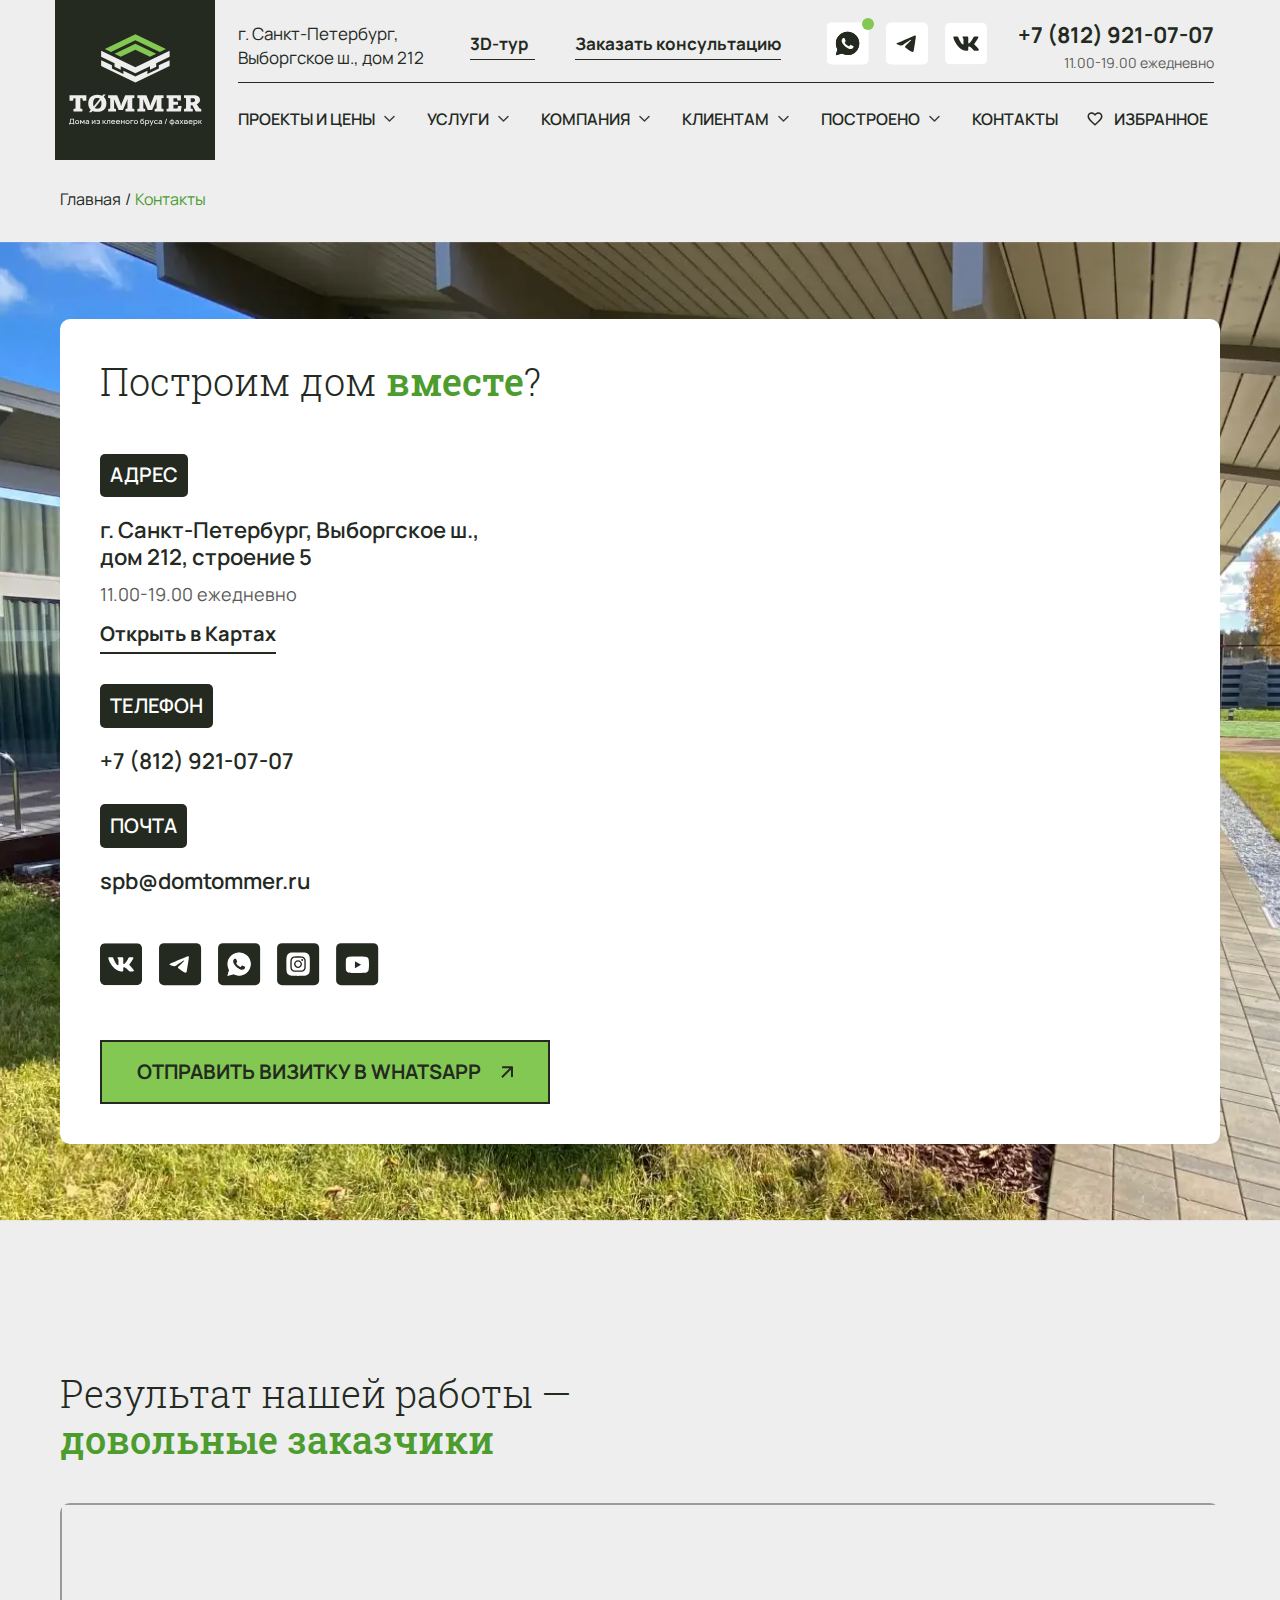
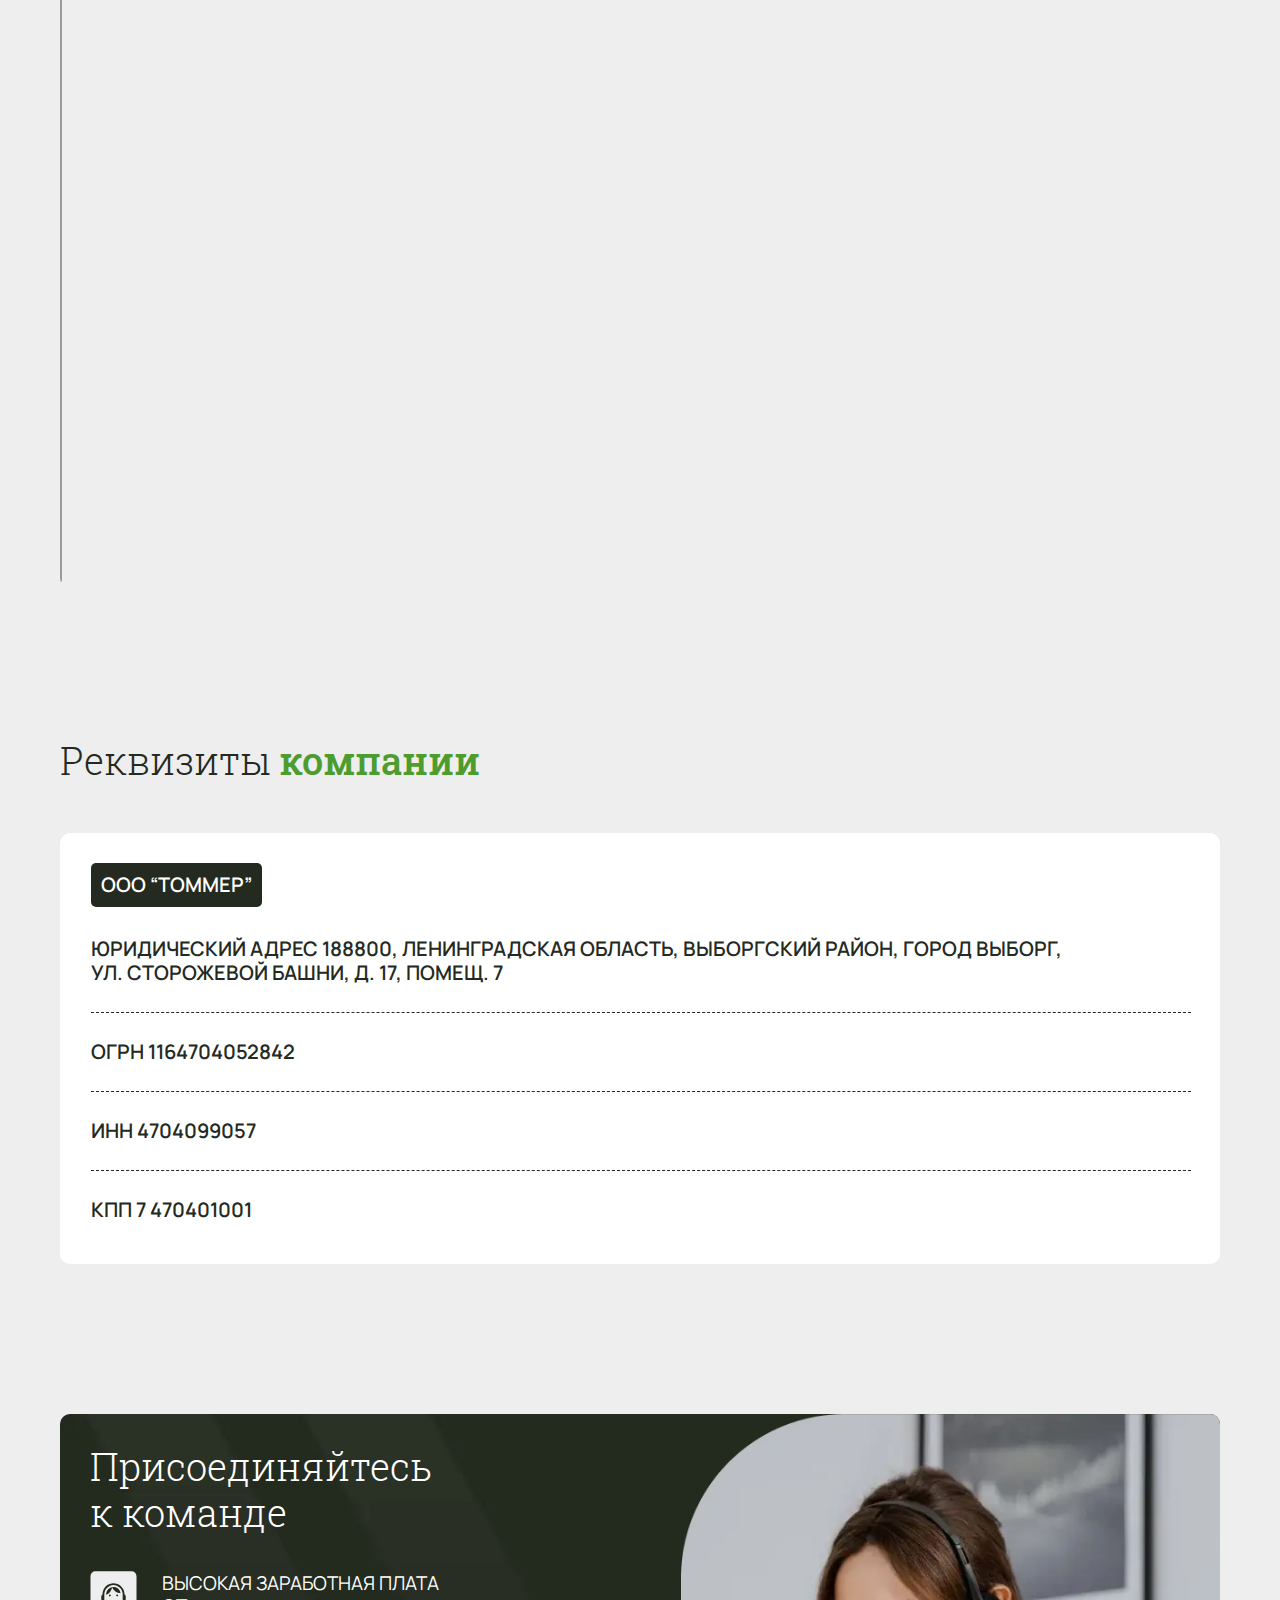
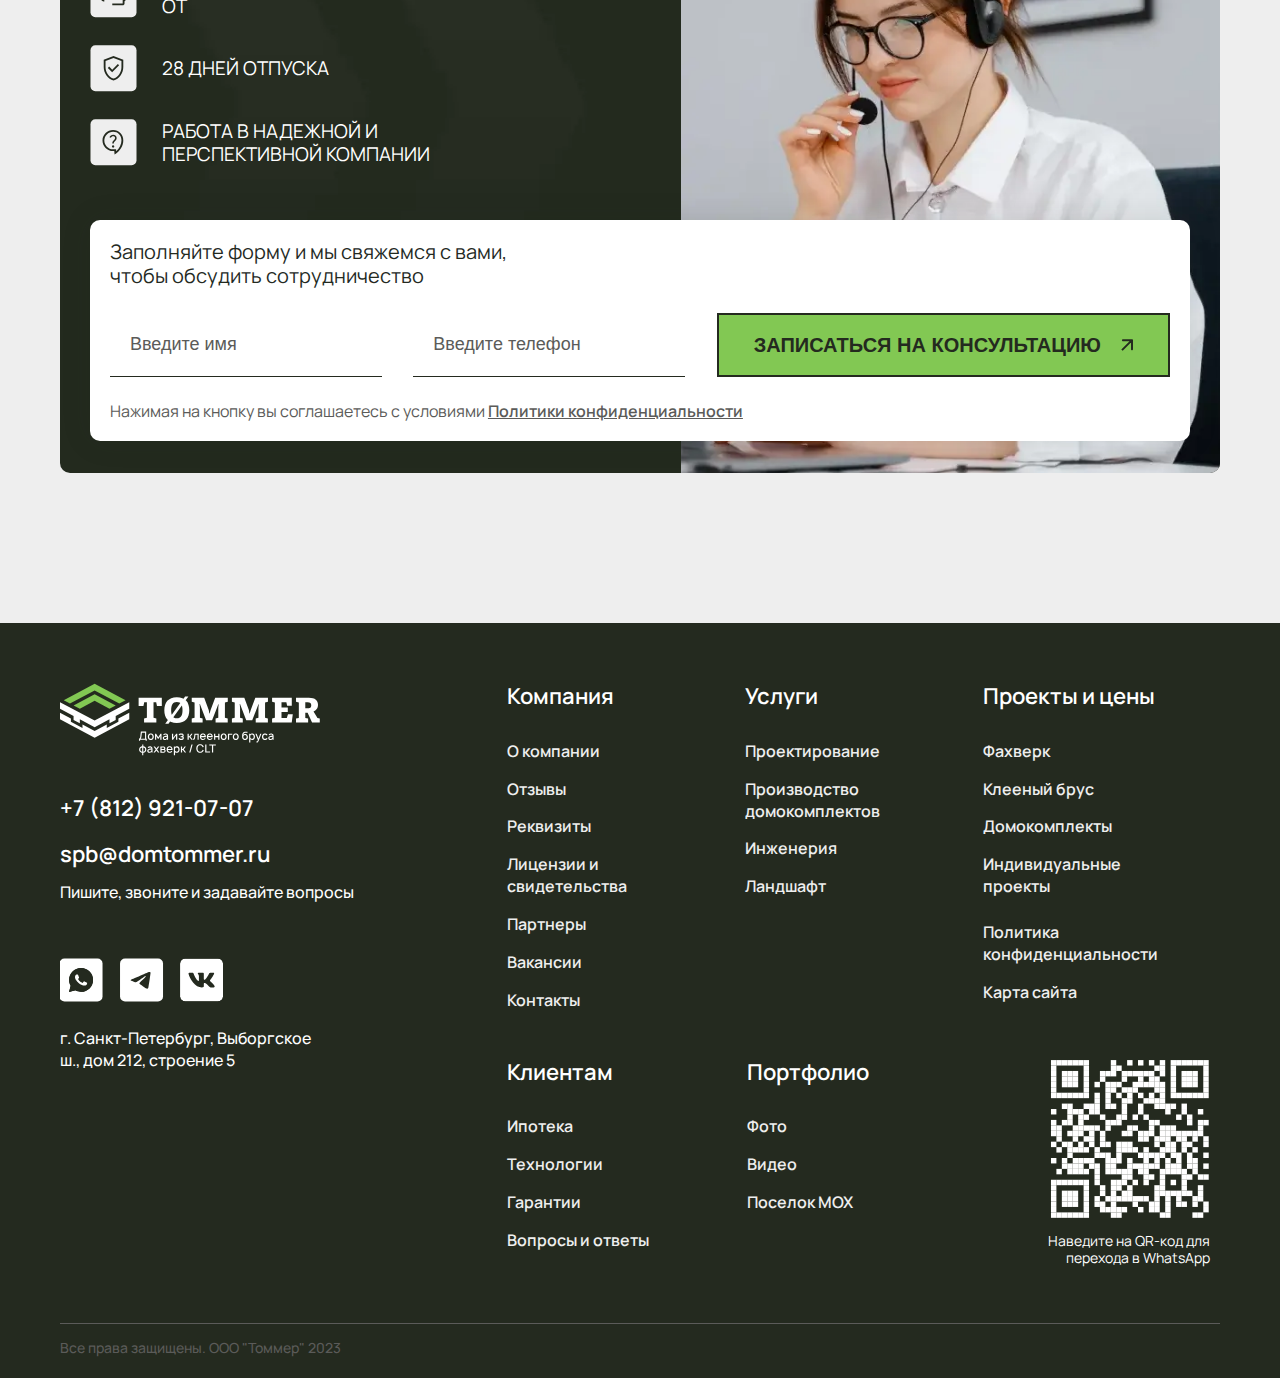
<file: contacts.html>
<!DOCTYPE html>
<html lang="en">

<head>
    <meta charset="UTF-8">
    <meta name="viewport" content="width=device-width, initial-scale=1.0">
    <title>Tommer</title>

    <link rel="preconnect" href="https://fonts.googleapis.com">
    <link rel="preconnect" href="https://fonts.gstatic.com" crossorigin>
    <link
        href="https://fonts.googleapis.com/css2?family=Inter:wght@400;500&family=Manrope:wght@400;500;600;700&family=Roboto+Slab:wght@300;400;500;600&display=swap"
        rel="stylesheet">

    <!-- Link Swiper's CSS -->
    <link rel="stylesheet" href="https://cdn.jsdelivr.net/npm/swiper@11/swiper-bundle.min.css" />
    <!-- add style -->
    <link rel="stylesheet" href="./css/style.css">
</head>

<body>
    <div class="wrapper">

        <!-- Header -->
        <header>
            <div class="main_container">
                <a href="#" class="logo">
                    <img src="./images/head_logo.svg" width="133" height="92" alt="">
                    <!-- <img src="./images/head_logo_mobile.svg" class="mobile" width="129" height="129" alt=""> -->
                </a>
                <div class="menues">
                    <div class="menu_top">
                        <div class="address">г. Санкт-Петербург, <br> Выборгское ш., дом 212</div>
                        <ul class="texts">
                            <li class="text text_1">
                                <a href="#">3D-тур</a>
                            </li>
                            <li class="text">
                                <a href="#">Заказать консультацию</a>
                            </li>
                        </ul>
                        <div class="menu_top_right">
                            <ul class="social_links">
                                <li>
                                    <a href="#">
                                        <span class="notification"></span>
                                        <img src="./images/whatsapp_icon.svg" width="43" height="43" alt="">
                                    </a>
                                </li>
                                <li>
                                    <a href="#">
                                        <img src="./images/Telegram.svg" width="43" height="43" alt="">
                                    </a>
                                </li>
                                <li>
                                    <a href="#">
                                        <img src="./images/Vkontakte.svg" width="43" height="43" alt="">
                                    </a>
                                </li>
                            </ul>
                            <div class="phone">
                                <a href="#">+7 (812) 921-07-07</a>
                                <span>11.00-19.00 ежедневно</span>
                            </div>
                        </div>
                        <button class="bars">
                            <img src="./images/bars.svg" width="25" height="20" alt="">
                        </button>
                    </div>
                    <div class="line"></div>
                    <ul class="menu_bottom">
                        <li class="nav_dropdown">
                            <div class="nav_dropdown__head">
                                <span>Проекты и цены</span>
                                <img src="./images/chevron_bottom.svg" width="19" height="19" alt="">
                            </div>
                            <ul class="nav_dropdown__body">
                                <li>
                                    <a href="#">Дома из клееного бруса</a>
                                </li>
                                <li>
                                    <a href="#">Бани из клееного бруса</a>
                                </li>
                                <li>
                                    <a href="#">Фахверк дома</a>
                                </li>
                                <li>
                                    <a href="#">Фахверк бани</a>
                                </li>
                            </ul>
                        </li>
                        <li class="nav_dropdown">
                            <div class="nav_dropdown__head">
                                <span>Услуги</span>
                                <img src="./images/chevron_bottom.svg" width="19" height="19" alt="">
                            </div>
                            <ul class="nav_dropdown__body">
                                <li>
                                    <a href="#">Проектирования</a>
                                </li>
                                <li>
                                    <a href="#">Инженерные коммуникации</a>
                                </li>
                                <li>
                                    <a href="#">Ландшафт</a>
                                </li>
                            </ul>
                        </li>
                        <li class="nav_dropdown">
                            <div class="nav_dropdown__head">
                                <span>Компания</span>
                                <img src="./images/chevron_bottom.svg" width="19" height="19" alt="">
                            </div>
                            <ul class="nav_dropdown__body">
                                <li>
                                    <a href="#">О компании</a>
                                </li>
                                <li>
                                    <a href="#">Отзывы</a>
                                </li>
                                <li>
                                    <a href="#">Сертификаты</a>
                                </li>
                                <li>
                                    <a href="#">Вакансии</a>
                                </li>
                                <li>
                                    <a href="#">Производство</a>
                                </li>
                            </ul>
                        </li>
                        <li class="nav_dropdown">
                            <div class="nav_dropdown__head">
                                <span>Клиентам</span>
                                <img src="./images/chevron_bottom.svg" width="19" height="19" alt="">
                            </div>
                            <ul class="nav_dropdown__body">
                                <li>
                                    <a href="#">Расчет ипотеки</a>
                                </li>
                                <li>
                                    <a href="#">Калькулятор строительства</a>
                                </li>
                                <li>
                                    <a href="#">Технологии</a>
                                </li>
                                <li>
                                    <a href="#">Гарантии</a>
                                </li>
                                <li>
                                    <a href="#">Частые-вопросы</a>
                                </li>
                            </ul>
                        </li>
                        <li class="nav_dropdown">
                            <div class="nav_dropdown__head">
                                <span>Построено</span>
                                <img src="./images/chevron_bottom.svg" width="19" height="19" alt="">
                            </div>
                            <ul class="nav_dropdown__body">
                                <li>
                                    <a href="#">Все объекты</a>
                                </li>
                                <li>
                                    <a href="#">Поселок МОХ</a>
                                </li>
                            </ul>
                        </li>
                        <li>
                            <a href="#">Контакты</a>
                        </li>
                        <li>
                            <a href="#" class="last">
                                <img src="./images/heart_icon.svg" width="18" height="18" alt="">
                                <span>Избранное</span>
                            </a>
                        </li>
                    </ul>
                </div>
            </div>
        </header>

        <!-- Mobile menu -->
        <div class="mobile_menu_wrapper">
            <div class="mobile_menu_bg"></div>
            <div class="mobile_menu">
                <div class="mobile_menu_top">
                    <a href="#" class="logo">
                        <img src="./images/head_logo_mobile.svg" alt="">
                    </a>
                    <button class="close">&times;</button>
                </div>
                <ul class="mobile_menu_bottom">
                    <li class="nav_dropdown">
                        <div class="nav_dropdown__head">
                            <span>Проекты и цены</span>
                            <img src="./images/chevron_bottom.svg" width="19" height="19" alt="">
                        </div>
                        <ul class="nav_dropdown__body">
                            <li>
                                <a href="#">Дома из клееного бруса</a>
                            </li>
                            <li>
                                <a href="#">Бани из клееного бруса</a>
                            </li>
                            <li>
                                <a href="#">Фахверк дома</a>
                            </li>
                            <li>
                                <a href="#">Фахверк бани</a>
                            </li>
                        </ul>
                    </li>
                    <li class="nav_dropdown">
                        <div class="nav_dropdown__head">
                            <span>Услуги</span>
                            <img src="./images/chevron_bottom.svg" width="19" height="19" alt="">
                        </div>
                        <ul class="nav_dropdown__body">
                            <li>
                                <a href="#">Проектирования</a>
                            </li>
                            <li>
                                <a href="#">Инженерные коммуникации</a>
                            </li>
                            <li>
                                <a href="#">Ландшафт</a>
                            </li>
                        </ul>
                    </li>
                    <li class="nav_dropdown">
                        <div class="nav_dropdown__head">
                            <span>Компания</span>
                            <img src="./images/chevron_bottom.svg" width="19" height="19" alt="">
                        </div>
                        <ul class="nav_dropdown__body">
                            <li>
                                <a href="#">О компании</a>
                            </li>
                            <li>
                                <a href="#">Отзывы</a>
                            </li>
                            <li>
                                <a href="#">Сертификаты</a>
                            </li>
                            <li>
                                <a href="#">Вакансии</a>
                            </li>
                            <li>
                                <a href="#">Производство</a>
                            </li>
                        </ul>
                    </li>
                    <li class="nav_dropdown">
                        <div class="nav_dropdown__head">
                            <span>Клиентам</span>
                            <img src="./images/chevron_bottom.svg" width="19" height="19" alt="">
                        </div>
                        <ul class="nav_dropdown__body">
                            <li>
                                <a href="#">Расчет ипотеки</a>
                            </li>
                            <li>
                                <a href="#">Калькулятор строительства</a>
                            </li>
                            <li>
                                <a href="#">Технологии</a>
                            </li>
                            <li>
                                <a href="#">Гарантии</a>
                            </li>
                            <li>
                                <a href="#">Частые-вопросы</a>
                            </li>
                        </ul>
                    </li>
                    <li class="nav_dropdown">
                        <div class="nav_dropdown__head">
                            <span>Построено</span>
                            <img src="./images/chevron_bottom.svg" width="19" height="19" alt="">
                        </div>
                        <ul class="nav_dropdown__body">
                            <li>
                                <a href="#">Все объекты</a>
                            </li>
                            <li>
                                <a href="#">Поселок МОХ</a>
                            </li>
                        </ul>
                    </li>
                    <li>
                        <a href="#">Контакты</a>
                    </li>
                    <li>
                        <a href="#" class="last">
                            <img src="./images/heart_icon.svg" width="18" height="18" alt="">
                            <span>Избранное</span>
                        </a>
                    </li>
                </ul>
            </div>
        </div>
        <!-- Mobile menu end -->
        <!-- Header end -->

        <!-- Breadcrumb -->
        <div class="main_container">
            <ul class="breadcrumbs">
                <li>
                    <a href="/">Главная</a>
                </li>
                <li>/</li>
                <li>
                    <span>Контакты</span>
                </li>
            </ul>
        </div>
        <!-- Breadcrumb end -->

        <!-- Map -->
        <section id="map">
            <div class="main_container">
                <div class="map_content">
                    <div class="map_left">
                        <h2 class="sec-title">
                            Построим дом <span>вместе</span>?
                        </h2>
                        <div class="address_wrapper">
                            <div class="address_wrapper__item_top">
                                <div class="dark-alert">Адрес</div>
                                <div class="address">
                                    <div class="map_subtitle">г. Санкт-Петербург, Выборгское ш., дом 212, строение 5
                                    </div>
                                    <span>11.00-19.00 ежедневно</span>
                                    <a href="https://yandex.uz/maps/-/CDq55Ii6" target="_blank">Открыть в Картах</a>
                                </div>
                            </div>
                            <div class="address_wrapper__item_bottom">
                                <div class="address_wrapper__phone">
                                    <div class="dark-alert">Телефон</div>
                                    <a href="#" class="map_subtitle phone">+7 (812) 921-07-07</a>
                                </div>
                                <div class="address_wrapper__email">
                                    <div class="dark-alert">Почта</div>
                                    <a href="#" class="map_subtitle email">spb@domtommer.ru</a>
                                </div>
                            </div>
                        </div>
                        <div class="map_left_foot">
                            <ul>
                                <li>
                                    <a href="#">
                                        <img src="./images/dark_icon_1.svg" width="43" height="43" alt="">
                                    </a>
                                </li>
                                <li>
                                    <a href="#">
                                        <img src="./images/dark_icon_2.svg" width="43" height="43" alt="">
                                    </a>
                                </li>
                                <li>
                                    <a href="#">
                                        <img src="./images/dark_icon_3.svg" width="43" height="43" alt="">
                                    </a>
                                </li>
                                <li>
                                    <a href="#">
                                        <img src="./images/dark_icon_4.svg" width="43" height="43" alt="">
                                    </a>
                                </li>
                                <li>
                                    <a href="#">
                                        <img src="./images/dark_icon_5.svg" width="43" height="43" alt="">
                                    </a>
                                </li>
                            </ul>
                            <a href="#" class="success-link">
                                <span>Отправить визитку в Whatsapp </span>
                                <svg xmlns="http://www.w3.org/2000/svg" width="12" height="12" viewBox="0 0 12 12"
                                    fill="none">
                                    <path
                                        d="M11.9892 1.20615C11.9892 0.653863 11.5414 0.206148 10.9892 0.206148L1.98916 0.206148C1.43688 0.206148 0.989165 0.653863 0.989165 1.20615C0.989165 1.75843 1.43688 2.20615 1.98916 2.20615L9.98916 2.20615L9.98916 10.2061C9.98916 10.7584 10.4369 11.2061 10.9892 11.2061C11.5414 11.2061 11.9892 10.7584 11.9892 10.2061L11.9892 1.20615ZM1.70711 11.9024L11.6963 1.91325L10.2821 0.499041L0.292893 10.4882L1.70711 11.9024Z"
                                        fill="#242A1F" />
                                </svg>
                            </a>
                        </div>
                    </div>
                    <div class="map_wrapper">
                        <iframe
                            src="https://yandex.ru/map-widget/v1/?um=constructor%3Af7b8dafa566a4abdcf279e396acba8fcd3e3ba4075c6db2cbec3ed6035259a53&amp;source=constructor"
                            width="595" height="816"></iframe>
                    </div>
                </div>
            </div>
        </section>
        <!-- Map end -->

        <!-- Map panarama -->
        <section class="panarama">
            <div class="main_container">
                <h2 class="sec-title">
                    Результат нашей работы — <br> <span>довольные заказчики</span>
                </h2>
                <div class="panarama__view" style="position:relative;overflow:hidden;"><a
                        href="https://yandex.uz/maps/org/tommer/1636420279/?utm_medium=mapframe&utm_source=maps"
                        style="color:#eee;font-size:12px;position:absolute;top:0px;">Tommer</a><a
                        href="https://yandex.uz/maps/2/saint-petersburg/category/construction_company/184107633/?utm_medium=mapframe&utm_source=maps"
                        style="color:#eee;font-size:12px;position:absolute;top:14px;">Saint‑Petersburg için İnşaat
                        firmaları</a><iframe
                        src="https://yandex.uz/map-widget/v1/?l=stv%2Csta&ll=30.285998%2C60.071114&mode=search&oid=1636420279&ol=biz&panorama%5Bdirection%5D=36.325000%2C5.050000&panorama%5Bfull%5D=true&panorama%5Bpoint%5D=30.285926%2C60.071105&panorama%5Bspan%5D=97.625132%2C60.000000&sctx=ZAAAAAgBEAAaKAoSCRR5knTNUD5AEfTF3osv%2BE1AEhIJiULLun%[base64]%3D%3D&sll=30.285998%2C60.071114&sspn=0.001145%2C0.000339&tab=panorama&text=%D1%82%D0%BE%D0%BC%D0%BC%D0%B5%D1%80&z=20.75"
                        width="560" height="400" frameborder="1" allowfullscreen="true"
                        style="position:relative;"></iframe></div>
            </div>
        </section>
        <!-- Map panarama end -->

        <!-- Details -->
        <section class="details">
            <div class="main_container">
                <h2 class="sec-title">Реквизиты <span>компании</span></h2>
                <div class="content">
                    <div class="title">OOO “ТОММЕР”</div>
                    <ul>
                        <li class="text">Юридический адрес 188800, Ленинградская область, Выборгский район, город Выборг, <br> ул. Сторожевой Башни, д. 17, помещ. 7</li>
                        <li class="line"></li>
                        <li class="text">ОГРН 1164704052842</li>
                        <li class="line"></li>
                        <li class="text">ИНН 4704099057</li>
                        <li class="line"></li>
                        <li class="text">КПП 7 470401001</li>
                    </ul>
                </div>
            </div>
        </section>
        <!-- Details end -->

        <!-- Consultation -->
        <section class="consultation vacancee">
            <div class="main_container">
                <div class="consultation_card">
                    <img src="./images/vacancies_consultation_bg.webp" alt="" class="card_bg">
                    <h2 class="sec-title">Присоединяйтесь <br> к команде</h2>
                    <ul>
                        <li>
                            <img src="./images/consultation_icon_1.svg" width="47" height="47" alt="">
                            <div class="description">
                                Высокая заработная плата <br> от
                            </div>
                        </li>
                        <li>
                            <img src="./images/consultation_icon_2.svg" width="47" height="47" alt="">
                            <div class="description">
                                28 дней отпуска
                            </div>
                        </li>
                        <li>
                            <img src="./images/consultation_icon_3.svg" width="47" height="47" alt="">
                            <div class="description">
                                Работа в надежной и <br> перспективной компании
                            </div>
                        </li>
                    </ul>
                    <form>
                        <label>
                            Заполняйте форму и мы свяжемся с вами, <br> чтобы обсудить сотрудничество
                        </label>
                        <div class="inputs">
                            <input type="text" placeholder="Введите имя">
                            <input type="tel" placeholder="Введите телефон">
                            <button type="submit" class="success-link">
                                <span>Записаться на консультацию</span>
                                <svg xmlns="http://www.w3.org/2000/svg" width="12" height="12" viewBox="0 0 12 12"
                                    fill="none">
                                    <path
                                        d="M11.9892 1.1666C11.9892 0.614312 11.5414 0.166597 10.9892 0.166598L1.98916 0.166598C1.43688 0.166597 0.989165 0.614312 0.989165 1.1666C0.989165 1.71888 1.43688 2.1666 1.98916 2.1666L9.98916 2.1666L9.98916 10.1666C9.98916 10.7189 10.4369 11.1666 10.9892 11.1666C11.5414 11.1666 11.9892 10.7189 11.9892 10.1666L11.9892 1.1666ZM1.70711 11.8629L11.6963 1.8737L10.2821 0.459491L0.292893 10.4487L1.70711 11.8629Z"
                                        fill="#242A1F" />
                                </svg>
                            </button>
                        </div>
                        <div class="links">
                            Нажимая на кнопку вы соглашаетесь с условиями <a href="#">Политики конфиденциальности</a>
                        </div>
                    </form>
                </div>
            </div>
        </section>
        <!-- Consultation end -->

        <!-- Footer -->
        <footer>
            <div class="main_container">
                <div class="foot_top">
                    <div class="social_links">
                        <a href="#" class="logo">
                            <img src="./images/footer_logo.svg" width="260" height="73" alt="">
                        </a>
                        <div class="location_wrapper">
                            <ul class="socials_wrapper">
                                <li class="link">
                                    <a href="#">+7 (812) 921-07-07</a>
                                </li>
                                <li class="link email">
                                    <a href="#">spb@domtommer.ru</a>
                                </li>
                                <li class="answer">
                                    <a href="#">Пишите, звоните и задавайте вопросы</a>
                                </li>
                                <li class="socials">
                                    <div>
                                        <a href="#">
                                            <img src="./images/whatsapp_icon.svg" width="44" height="44" alt="">
                                        </a>
                                        <a href="#">
                                            <img src="./images/Telegram.svg" width="44" height="44" alt="">
                                        </a>
                                        <a href="#">
                                            <img src="./images/Vkontakte.svg" width="44" height="44" alt="">
                                        </a>
                                    </div>
                                </li>
                                <li class="address">
                                    <a href="#">г. Санкт-Петербург, Выборгское ш., дом 212, строение 5</a>
                                </li>
                            </ul>
                            <div class="location">
                                <a href="#">г. Санкт-Петербург, Выборгское ш., дом 212, строение 5</a>
                            </div>
                        </div>

                    </div>
                    <div class="nav_links">
                        <div class="nav_links_top">
                            <ul class="company">
                                <li class="nav_link_title">Компания</li>
                                <li>
                                    <a href="#">О компании</a>
                                </li>
                                <li>
                                    <a href="#">Отзывы</a>
                                </li>
                                <li>
                                    <a href="#">Реквизиты</a>
                                </li>
                                <li>
                                    <a href="#">Лицензии и свидетельства</a>
                                </li>
                                <li>
                                    <a href="#">Партнеры</a>
                                </li>
                                <li>
                                    <a href="#">Вакансии</a>
                                </li>
                                <li>
                                    <a href="#">Контакты</a>
                                </li>
                            </ul>
                            <ul class="services">
                                <li class="nav_link_title">Услуги</li>
                                <li>
                                    <a href="#">Проектирование</a>
                                </li>
                                <li>
                                    <a href="#">Производство домокомплектов</a>
                                </li>
                                <li>
                                    <a href="#">Инженерия</a>
                                </li>
                                <li>
                                    <a href="#">Ландшафт</a>
                                </li>
                            </ul>
                            <ul class="client mobile">
                                <li class="nav_link_title">Клиентам</li>
                                <li>
                                    <a href="#">Ипотека</a>
                                </li>
                                <li>
                                    <a href="#">Технологии</a>
                                </li>
                                <li>
                                    <a href="#">Гарантии</a>
                                </li>
                                <li>
                                    <a href="#">Вопросы и ответы</a>
                                </li>
                            </ul>
                            <ul class="prices">
                                <li class="nav_link_title">Проекты и цены</li>
                                <li>
                                    <a href="#">Фахверк</a>
                                </li>
                                <li>
                                    <a href="#">Клееный брус</a>
                                </li>
                                <li>
                                    <a href="#">Домокомплекты</a>
                                </li>
                                <li>
                                    <a href="#">Индивидуальные проекты</a>
                                </li>
                                <li>
                                    <a class="politika" href="#">Политика конфиденциальности</a>
                                </li>
                                <li>
                                    <a href="#">Карта сайта</a>
                                </li>
                            </ul>
                        </div>
                        <div class="nav_links_bottom">
                            <ul class="client">
                                <li class="nav_link_title">Клиентам</li>
                                <li>
                                    <a href="#">Ипотека</a>
                                </li>
                                <li>
                                    <a href="#">Технологии</a>
                                </li>
                                <li>
                                    <a href="#">Гарантии</a>
                                </li>
                                <li>
                                    <a href="#">Вопросы и ответы</a>
                                </li>
                            </ul>
                            <ul class="portfolio">
                                <li class="nav_link_title">Портфолио</li>
                                <li>
                                    <a href="#">Фото </a>
                                </li>
                                <li>
                                    <a href="#">Видео</a>
                                </li>
                                <li>
                                    <a href="#">Поселок МОХ</a>
                                </li>
                            </ul>
                            <div class="qr_code">
                                <img src="./images/qr_code.svg" width="160" height="161" alt="">
                                <span>Наведите на QR-код для перехода в WhatsApp</span>
                            </div>
                        </div>
                    </div>
                </div>
                <div class="foot_bottom">
                    Все права защищены. ООО "Томмер" 2023
                </div>
            </div>
        </footer>
        <!-- Footer end -->
    </div>

    <!-- Swiper JS -->
    <script src="https://cdn.jsdelivr.net/npm/swiper@11/swiper-bundle.min.js"></script>
    <script src="./js/main.js"></script>
</body>

</html>
</file>
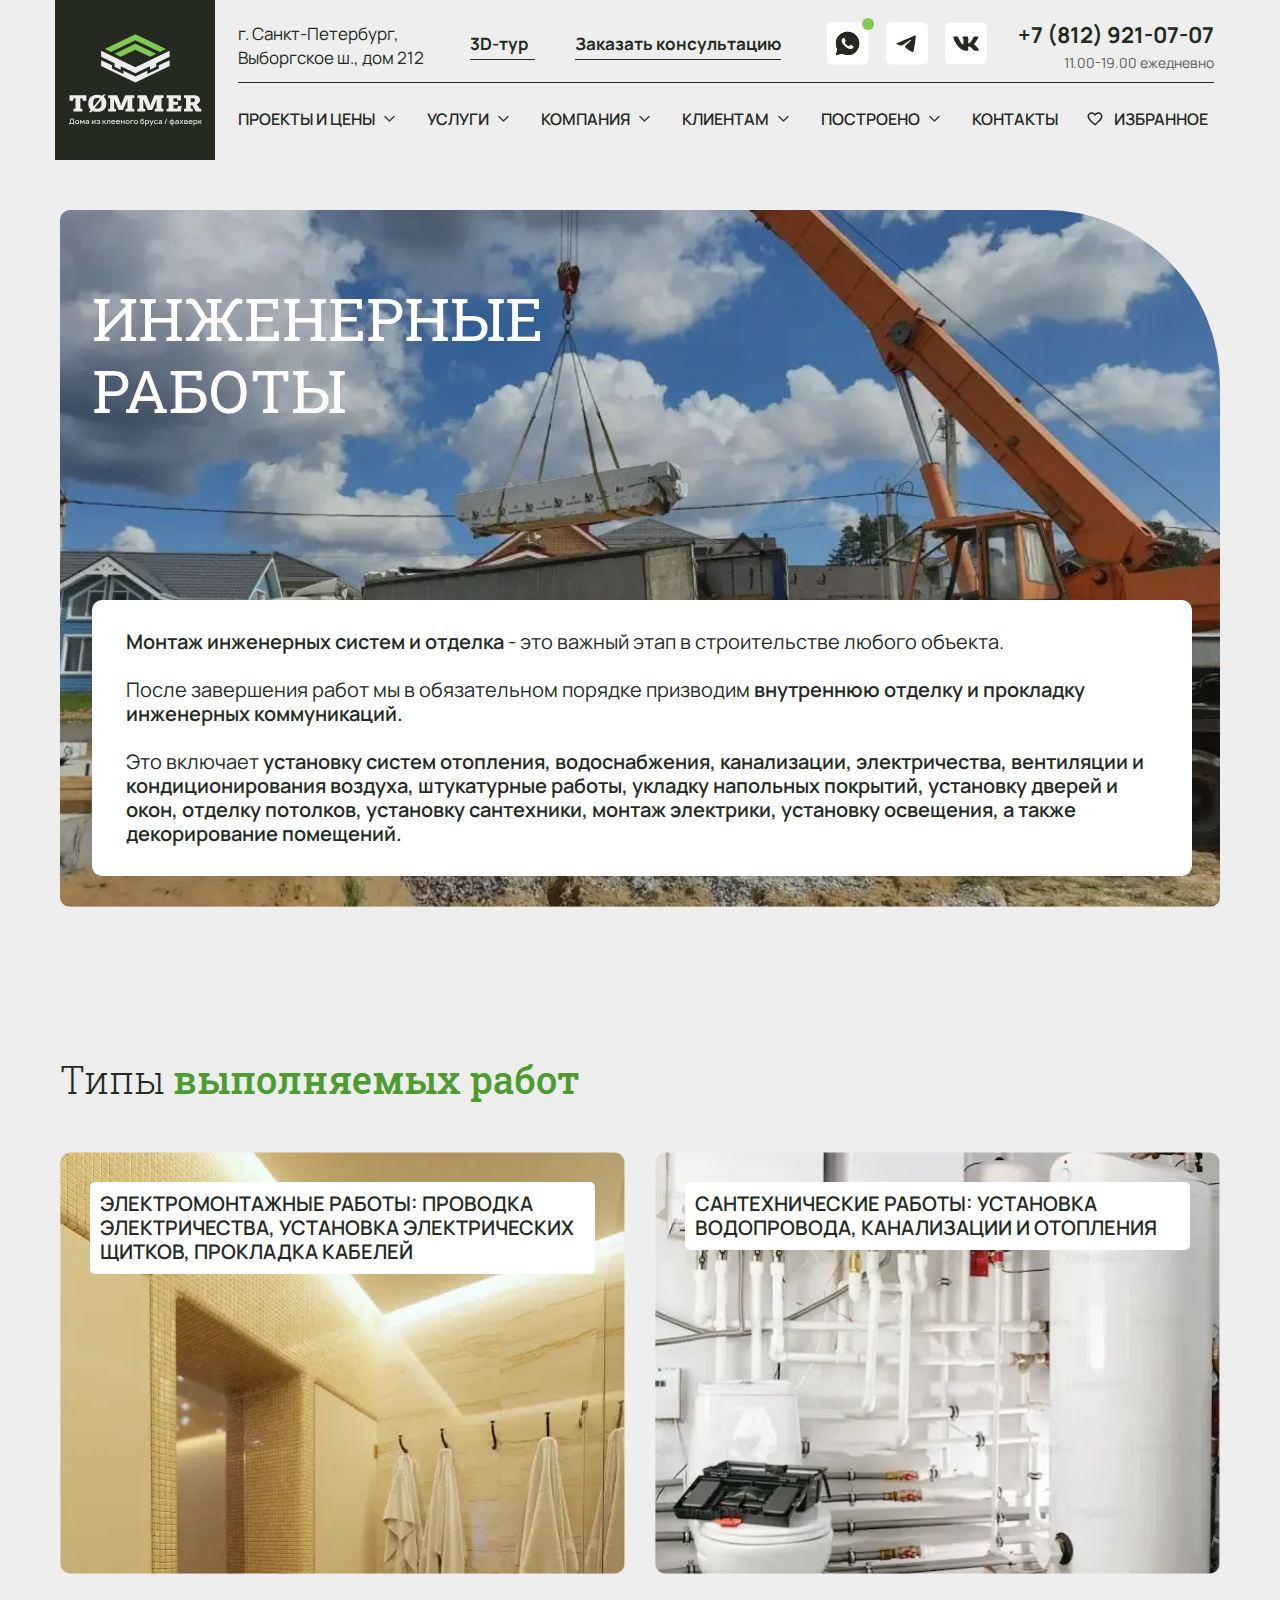
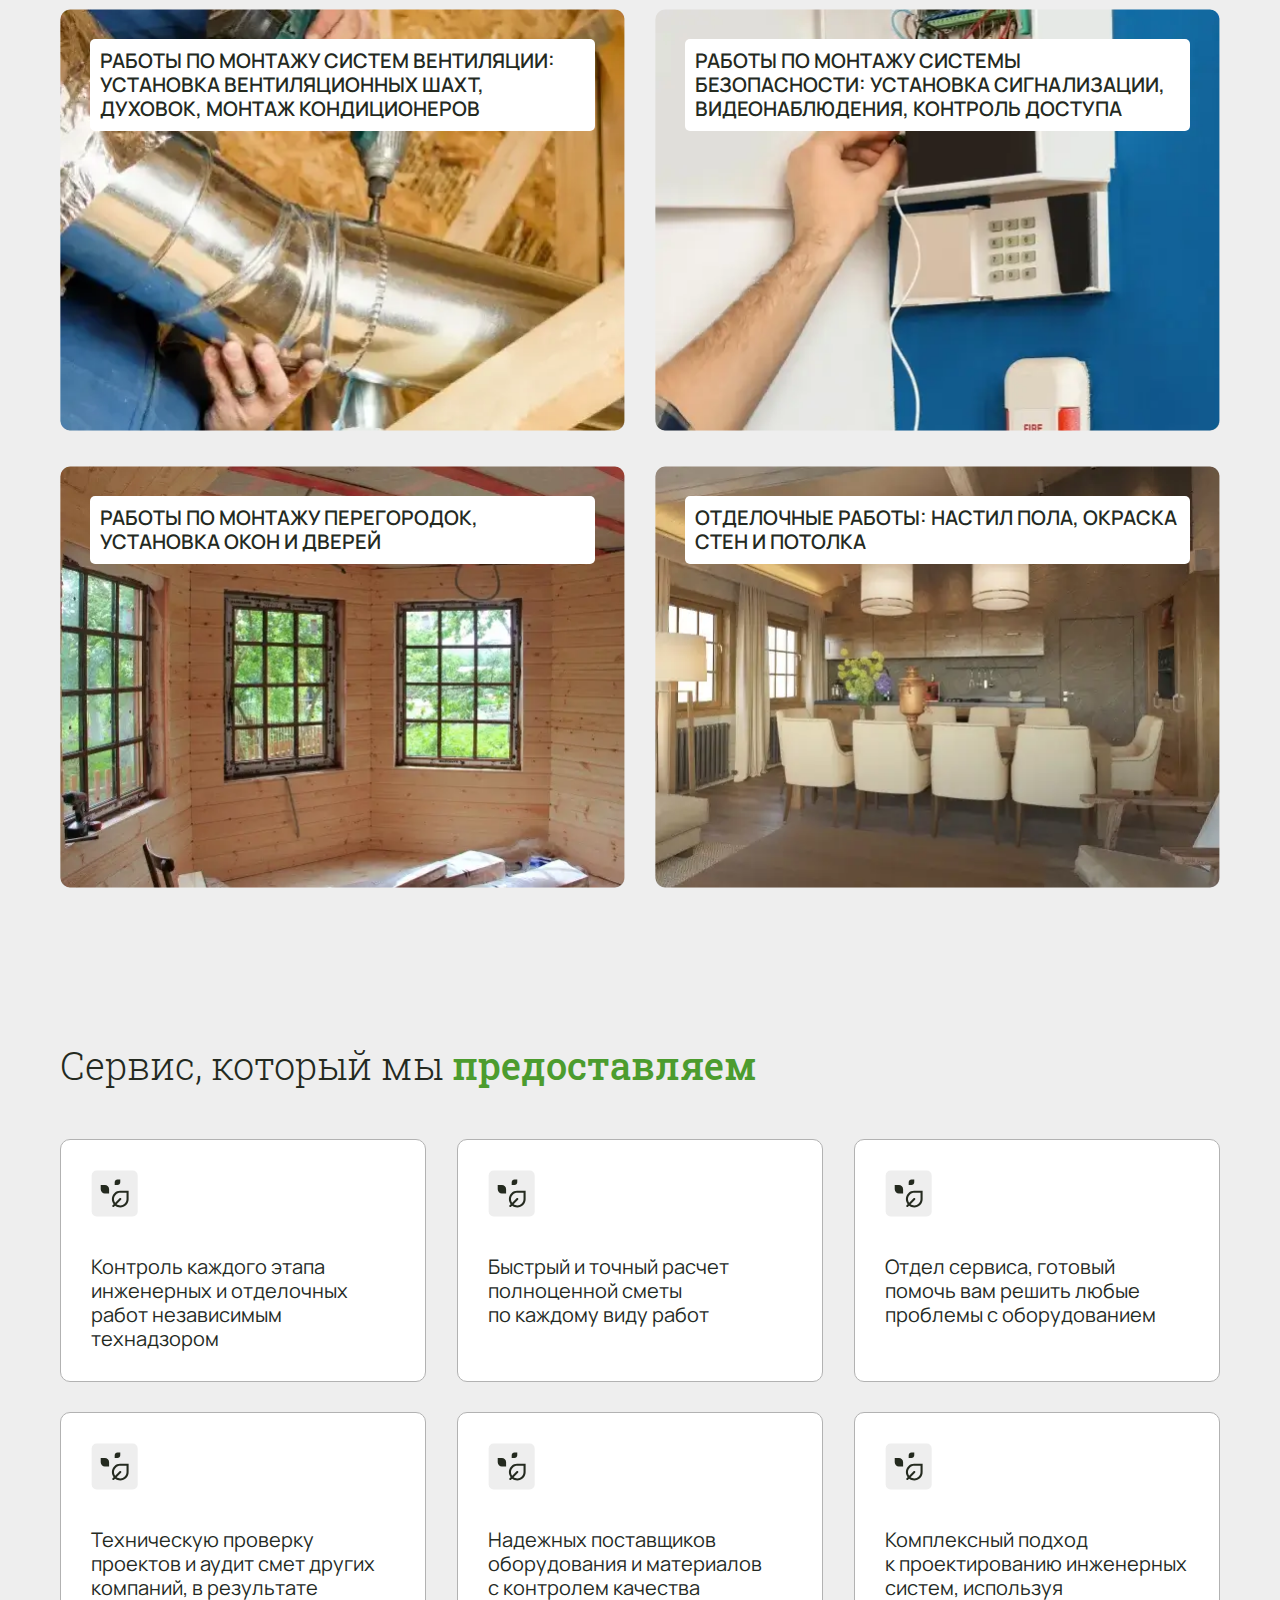
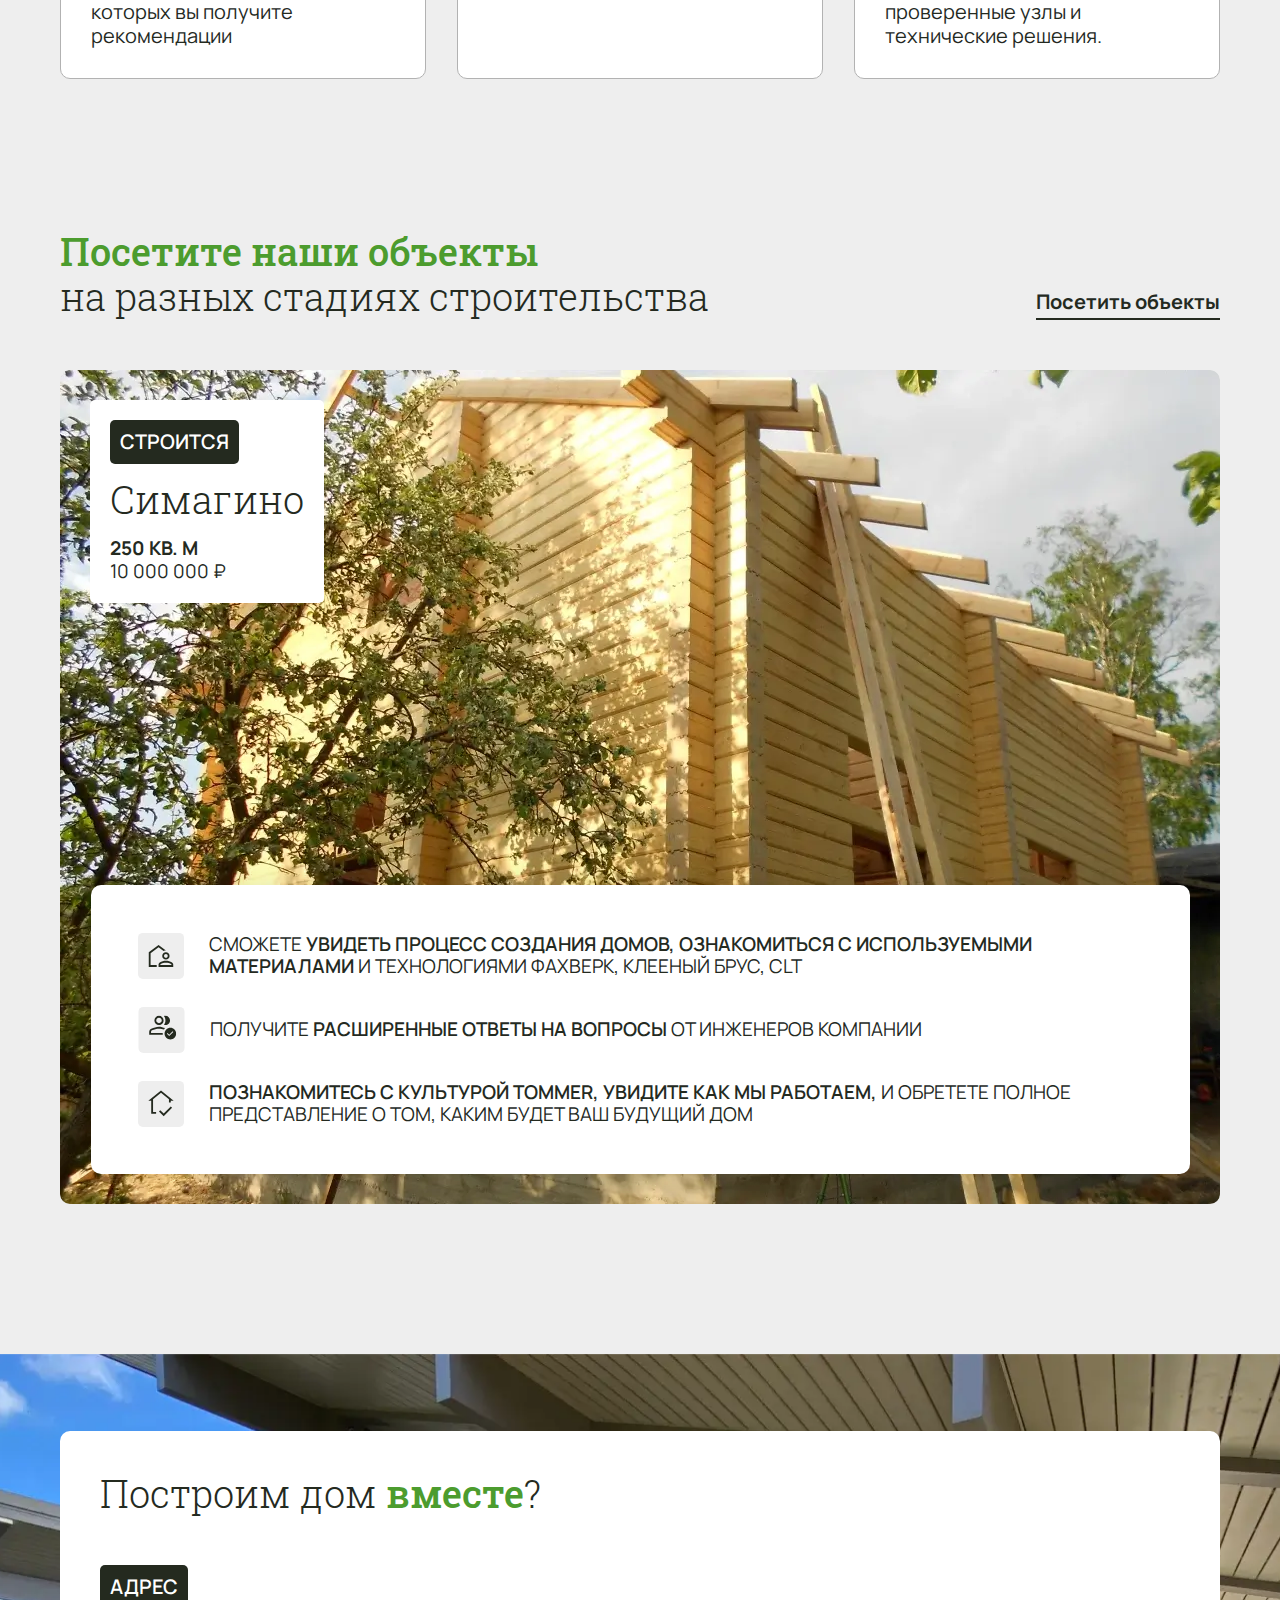
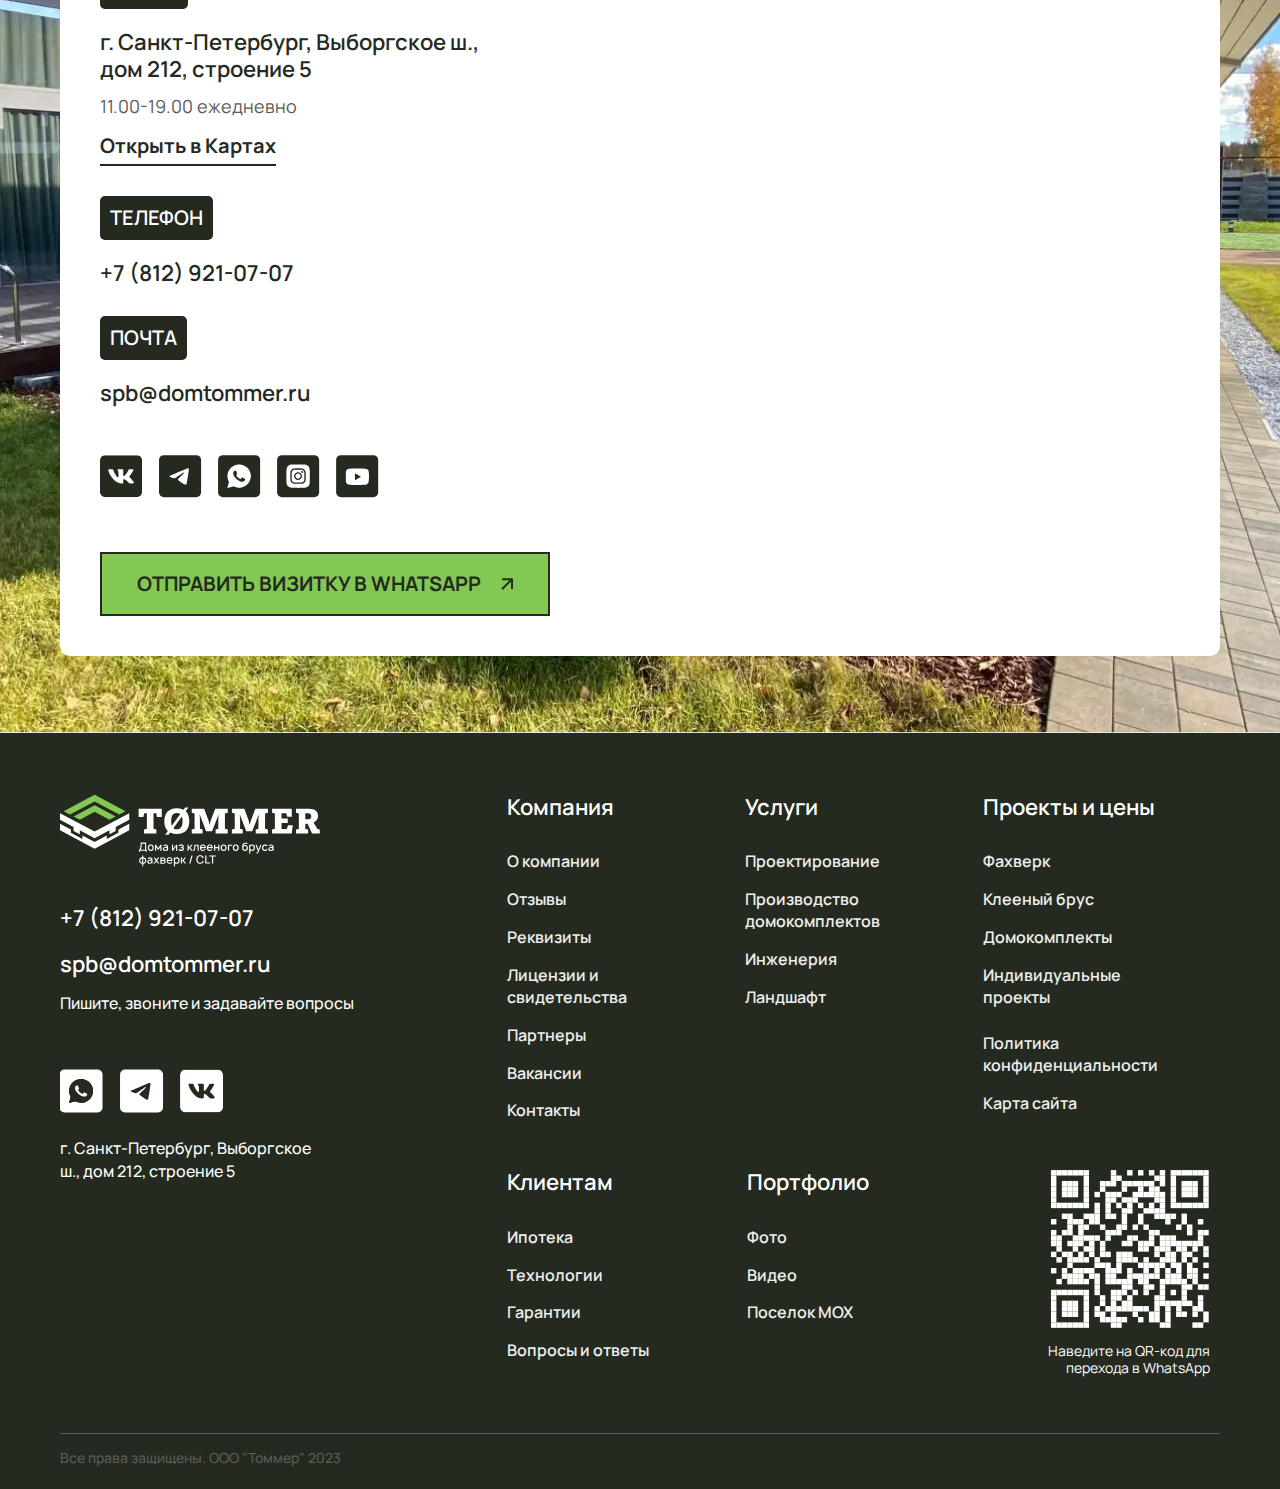
<file: engineering.html>
<!DOCTYPE html>
<html lang="en">
<head>
    <meta charset="UTF-8">
    <meta name="viewport" content="width=device-width, initial-scale=1.0">
    <title>Tommer</title>

    <link rel="preconnect" href="https://fonts.googleapis.com">
    <link rel="preconnect" href="https://fonts.gstatic.com" crossorigin>
    <link href="https://fonts.googleapis.com/css2?family=Inter:wght@400;500&family=Manrope:wght@400;500;600;700&family=Roboto+Slab:wght@300;400;500;600&display=swap" rel="stylesheet">

    <!-- Link Swiper's CSS -->
    <link rel="stylesheet" href="https://cdn.jsdelivr.net/npm/swiper@11/swiper-bundle.min.css" />
    <!-- add style -->
    <link rel="stylesheet" href="./css/style.css">
</head>
<body>
<div class="wrapper">

    <!-- Header -->
    <header>
      <div class="main_container">
        <a href="#" class="logo">
          <img src="./images/head_logo.svg" width="133" height="92" alt="">
          <!-- <img src="./images/head_logo_mobile.svg" class="mobile" width="129" height="129" alt=""> -->
        </a>
        <div class="menues">
          <div class="menu_top">
            <div class="address">г. Санкт-Петербург, <br> Выборгское ш., дом 212</div>
            <ul class="texts">
              <li class="text text_1">
                <a href="#">3D-тур</a>
              </li>
              <li class="text">
                <a href="#">Заказать консультацию</a>
              </li>
            </ul>
            <div class="menu_top_right">
              <ul class="social_links">
                <li>
                  <a href="#">
                    <span class="notification"></span>
                    <img src="./images/whatsapp_icon.svg" width="43" height="43" alt="">
                  </a>
                </li>
                <li>
                  <a href="#">
                    <img src="./images/Telegram.svg" width="43" height="43" alt="">
                  </a>
                </li>
                <li>
                  <a href="#">
                    <img src="./images/Vkontakte.svg" width="43" height="43" alt="">
                  </a>
                </li>
              </ul>
              <div class="phone">
                <a href="#">+7 (812) 921-07-07</a>
                <span>11.00-19.00 ежедневно</span>
              </div>
            </div>
            <button class="bars">
              <img src="./images/bars.svg" width="25" height="20" alt="">
            </button>
          </div>
          <div class="line"></div>
          <ul class="menu_bottom">
            <li class="nav_dropdown">
              <div class="nav_dropdown__head">
                <span>Проекты и цены</span>
                <img src="./images/chevron_bottom.svg" width="19" height="19" alt="">
              </div>
              <ul class="nav_dropdown__body">
                <li>
                  <a href="#">Дома из клееного бруса</a>
                </li>
                <li>
                  <a href="#">Бани из клееного бруса</a>
                </li>
                <li>
                  <a href="#">Фахверк дома</a>
                </li>
                <li>
                  <a href="#">Фахверк бани</a>
                </li>
              </ul>
            </li>
            <li class="nav_dropdown">
              <div class="nav_dropdown__head">
                <span>Услуги</span>
                <img src="./images/chevron_bottom.svg" width="19" height="19" alt="">
              </div>
              <ul class="nav_dropdown__body">
                <li>
                  <a href="#">Проектирования</a>
                </li>
                <li>
                  <a href="#">Инженерные коммуникации</a>
                </li>
                <li>
                  <a href="#">Ландшафт</a>
                </li>
              </ul>
            </li>
            <li class="nav_dropdown">
              <div class="nav_dropdown__head">
                <span>Компания</span>
                <img src="./images/chevron_bottom.svg" width="19" height="19" alt="">
              </div>
              <ul class="nav_dropdown__body">
                <li>
                  <a href="#">О компании</a>
                </li>
                <li>
                  <a href="#">Отзывы</a>
                </li>
                <li>
                  <a href="#">Сертификаты</a>
                </li>
                <li>
                  <a href="#">Вакансии</a>
                </li>
                <li>
                  <a href="#">Производство</a>
                </li>
              </ul>
            </li>
            <li class="nav_dropdown">
              <div class="nav_dropdown__head">
                <span>Клиентам</span>
                <img src="./images/chevron_bottom.svg" width="19" height="19" alt="">
              </div>
              <ul class="nav_dropdown__body">
                <li>
                  <a href="#">Расчет ипотеки</a>
                </li>
                <li>
                  <a href="#">Калькулятор строительства</a>
                </li>
                <li>
                  <a href="#">Технологии</a>
                </li>
                <li>
                  <a href="#">Гарантии</a>
                </li>
                <li>
                  <a href="#">Частые-вопросы</a>
                </li>
              </ul>
            </li>
            <li class="nav_dropdown">
              <div class="nav_dropdown__head">
                <span>Построено</span>
                <img src="./images/chevron_bottom.svg" width="19" height="19" alt="">
              </div>
              <ul class="nav_dropdown__body">
                <li>
                  <a href="#">Все объекты</a>
                </li>
                <li>
                  <a href="#">Поселок МОХ</a>
                </li>
              </ul>
            </li>
            <li>
              <a href="#">Контакты</a>
            </li>
            <li>
              <a href="#" class="last">
                <img src="./images/heart_icon.svg" width="18" height="18" alt="">
                <span>Избранное</span>
              </a>
            </li>
          </ul>
        </div>
      </div>
    </header>

    <!-- Mobile menu -->
    <div class="mobile_menu_wrapper">
      <div class="mobile_menu_bg"></div>
      <div class="mobile_menu">
        <div class="mobile_menu_top">
          <a href="#" class="logo">
            <img src="./images/head_logo_mobile.svg" alt="">
          </a>
          <button class="close">&times;</button>
        </div>
        <ul class="mobile_menu_bottom">
          <li class="nav_dropdown">
            <div class="nav_dropdown__head">
              <span>Проекты и цены</span>
              <img src="./images/chevron_bottom.svg" width="19" height="19" alt="">
            </div>
            <ul class="nav_dropdown__body">
              <li>
                <a href="#">Дома из клееного бруса</a>
              </li>
              <li>
                <a href="#">Бани из клееного бруса</a>
              </li>
              <li>
                <a href="#">Фахверк дома</a>
              </li>
              <li>
                <a href="#">Фахверк бани</a>
              </li>
            </ul>
          </li>
          <li class="nav_dropdown">
            <div class="nav_dropdown__head">
              <span>Услуги</span>
              <img src="./images/chevron_bottom.svg" width="19" height="19" alt="">
            </div>
            <ul class="nav_dropdown__body">
              <li>
                <a href="#">Проектирования</a>
              </li>
              <li>
                <a href="#">Инженерные коммуникации</a>
              </li>
              <li>
                <a href="#">Ландшафт</a>
              </li>
            </ul>
          </li>
          <li class="nav_dropdown">
            <div class="nav_dropdown__head">
              <span>Компания</span>
              <img src="./images/chevron_bottom.svg" width="19" height="19" alt="">
            </div>
            <ul class="nav_dropdown__body">
              <li>
                <a href="#">О компании</a>
              </li>
              <li>
                <a href="#">Отзывы</a>
              </li>
              <li>
                <a href="#">Сертификаты</a>
              </li>
              <li>
                <a href="#">Вакансии</a>
              </li>
              <li>
                <a href="#">Производство</a>
              </li>
            </ul>
          </li>
          <li class="nav_dropdown">
            <div class="nav_dropdown__head">
              <span>Клиентам</span>
              <img src="./images/chevron_bottom.svg" width="19" height="19" alt="">
            </div>
            <ul class="nav_dropdown__body">
              <li>
                <a href="#">Расчет ипотеки</a>
              </li>
              <li>
                <a href="#">Калькулятор строительства</a>
              </li>
              <li>
                <a href="#">Технологии</a>
              </li>
              <li>
                <a href="#">Гарантии</a>
              </li>
              <li>
                <a href="#">Частые-вопросы</a>
              </li>
            </ul>
          </li>
          <li class="nav_dropdown">
            <div class="nav_dropdown__head">
              <span>Построено</span>
              <img src="./images/chevron_bottom.svg" width="19" height="19" alt="">
            </div>
            <ul class="nav_dropdown__body">
              <li>
                <a href="#">Все объекты</a>
              </li>
              <li>
                <a href="#">Поселок МОХ</a>
              </li>
            </ul>
          </li>
          <li>
            <a href="#">Контакты</a>
          </li>
          <li>
            <a href="#" class="last">
              <img src="./images/heart_icon.svg" width="18" height="18" alt="">
              <span>Избранное</span>
            </a>
          </li>
        </ul>
      </div>
    </div>
    <!-- Mobile menu end -->
    <!-- Header end -->

    <!-- Project home -->
    <section id="projects_home" class="engineering">
        <div class="main_container">
            <div class="project_home_card">
                <div class="project_home_card__top">
                    <h1 class="main_title">Инженерные <br> работы</h1>
                    <div class="texts">
                        <h2>
                            <span>Монтаж инженерных систем и отделка</span> - это важный этап в строительстве любого объекта.
                            <br> <br>
                            После завершения работ мы в обязательном порядке призводим <span>внутреннюю отделку и прокладку инженерных коммуникаций.</span> 
                            <br> <br>
                            Это включает <span>установку систем отопления, водоснабжения, канализации, электричества, вентиляции и кондиционирования воздуха, штукатурные работы, укладку напольных покрытий, установку дверей и окон, отделку потолков, установку сантехники, монтаж электрики, установку освещения, а также декорирование помещений.</span>
                        </h2>
                    </div>
                </div>
            </div>
        </div>
    </section>
    <!-- Project home end -->

    <!-- Work cards -->
    <section class="work_cards">
        <div class="main_container">
            <h2 class="sec-title">Типы <span>выполняемых работ</span></h2>
            <div class="cards">
                <div class="card_item">
                    <img src="./images/work_card_1.webp" alt="">
                    <h3>Электромонтажные работы: проводка электричества, установка электрических щитков, прокладка кабелей</h3>
                </div>
                <div class="card_item">
                    <img src="./images/work_card_2.webp" alt="">
                    <h3>Сантехнические работы: установка водопровода, канализации и отопления</h3>
                </div>
                <div class="card_item">
                    <img src="./images/work_card_3.webp" alt="">
                    <h3>Работы по монтажу систем вентиляции: установка вентиляционных шахт, духовок, монтаж кондиционеров</h3>
                </div>
                <div class="card_item">
                    <img src="./images/work_card_4.webp" alt="">
                    <h3>Работы по монтажу системы безопасности: установка сигнализации, видеонаблюдения, контроль доступа</h3>
                </div>
                <div class="card_item">
                    <img src="./images/work_card_5.webp" alt="">
                    <h3>работы по монтажу перегородок, установка окон и дверей</h3>
                </div>
                <div class="card_item">
                    <img src="./images/work_card_6.webp" alt="">
                    <h3>Отделочные работы: настил пола, окраска стен и потолка</h3>
                </div>
            </div>
        </div>
    </section>
    <!-- Work cards end -->
    
    <!-- Service card -->
    <section class="service_card">
        <div class="main_container">
            <h2 class="sec-title">Сервис, который мы <span>предоставляем</span></h2>
            <div class="cards">
                <div class="cards_item">
                    <img src="./images/service_card_icon.svg" alt="" class="icon">
                    <p>Контроль каждого этапа инженерных и отделочных работ независимым технадзором</p>
                </div>
                <div class="cards_item">
                    <img src="./images/service_card_icon.svg" alt="" class="icon">
                    <p>Быстрый и точный расчет полноценной сметы по каждому виду работ</p>
                </div>
                <div class="cards_item">
                    <img src="./images/service_card_icon.svg" alt="" class="icon">
                    <p>Отдел сервиса, готовый помочь вам решить любые проблемы с оборудованием</p>
                </div>
                <div class="cards_item">
                    <img src="./images/service_card_icon.svg" alt="" class="icon">
                    <p>Техническую проверку проектов и аудит смет других компаний, в результате которых вы получите рекомендации</p>
                </div>
                <div class="cards_item">
                    <img src="./images/service_card_icon.svg" alt="" class="icon">
                    <p>Надежных поставщиков оборудования и материалов с контролем качества</p>
                </div>
                <div class="cards_item">
                    <img src="./images/service_card_icon.svg" alt="" class="icon">
                    <p>Комплексный подход к проектированию инженерных систем, используя проверенные узлы и технические решения.</p>
                </div>
            </div>
        </div>
    </section>
    <!-- Service card end -->

    <!-- Visit facilities -->
    <section class="visit engineering">
        <div class="main_container">
          <div class="visit_head">
            <h2 class="sec-title"><span>Посетите наши объекты</span> <br> на разных стадиях строительства</h2>
            <a href="#">Посетить объекты</a>
          </div>
          <div class="visit_card">
            <div class="card_top">
              <div class="dark-alert">Строится</div>
              <div class="name">Симагино</div>
              <div class="amount">250 кв. м</div>
              <div class="price">10 000 000 ₽</div>
            </div>
  
            <div class="card_bottom">
              <div class="data">
                <img src="./images/visit_icon_1.svg" width="47" height="47" alt="">
                <div class="description">
                  Сможете <span>увидеть процесс создания домов, ознакомиться с используемыми материалами</span> и технологиями фахверк, клееный брус, clt
                </div>
              </div>
              <div class="data">
                <img src="./images/visit_icon_2.svg" width="47" height="47" alt="">
                <div class="description">
                  Получите <span>расширенные ответы на вопросы</span> от инженеров компании
                </div>
              </div>
              <div class="data">
                <img src="./images/visit_icon_3.svg" width="47" height="47" alt="">
                <div class="description">
                  <span>Познакомитесь с культурой Tommer, увидите как мы работаем,</span> и обретете полное представление о том, каким будет ваш будущий дом
                </div>
              </div>
            </div>
          </div>
        </div>
    </section>
    <!-- Visit facilities end -->

    <!-- Map -->
    <section id="map">
        <div class="main_container">
          <div class="map_content">
            <div class="map_left">
              <h2 class="sec-title">
                Построим дом <span>вместе</span>?
              </h2>
              <div class="address_wrapper">
                <div class="address_wrapper__item_top">
                  <div class="dark-alert">Адрес</div>
                  <div class="address">
                    <div class="map_subtitle">г. Санкт-Петербург, Выборгское ш., дом 212, строение 5</div>
                    <span>11.00-19.00 ежедневно</span>
                    <a href="https://yandex.uz/maps/-/CDq55Ii6" target="_blank">Открыть в Картах</a>
                  </div>
                </div>
                <div class="address_wrapper__item_bottom">
                  <div class="address_wrapper__phone">
                    <div class="dark-alert">Телефон</div>
                    <a href="#" class="map_subtitle phone">+7 (812) 921-07-07</a>
                  </div>
                  <div class="address_wrapper__email">
                    <div class="dark-alert">Почта</div>
                    <a href="#" class="map_subtitle email">spb@domtommer.ru</a>
                  </div>
                </div>
              </div>
              <div class="map_left_foot">
                <ul>
                  <li>
                    <a href="#">
                      <img src="./images/dark_icon_1.svg" width="43" height="43" alt="">
                    </a>
                  </li>
                  <li>
                    <a href="#">
                      <img src="./images/dark_icon_2.svg" width="43" height="43" alt="">
                    </a>
                  </li>
                  <li>
                    <a href="#">
                      <img src="./images/dark_icon_3.svg" width="43" height="43" alt="">
                    </a>
                  </li>
                  <li>
                    <a href="#">
                      <img src="./images/dark_icon_4.svg" width="43" height="43" alt="">
                    </a>
                  </li>
                  <li>
                    <a href="#">
                      <img src="./images/dark_icon_5.svg" width="43" height="43" alt="">
                    </a>
                  </li>
                </ul>
                <a href="#" class="success-link">
                  <span>Отправить визитку в Whatsapp </span>
                  <svg xmlns="http://www.w3.org/2000/svg" width="12" height="12" viewBox="0 0 12 12" fill="none">
                    <path d="M11.9892 1.20615C11.9892 0.653863 11.5414 0.206148 10.9892 0.206148L1.98916 0.206148C1.43688 0.206148 0.989165 0.653863 0.989165 1.20615C0.989165 1.75843 1.43688 2.20615 1.98916 2.20615L9.98916 2.20615L9.98916 10.2061C9.98916 10.7584 10.4369 11.2061 10.9892 11.2061C11.5414 11.2061 11.9892 10.7584 11.9892 10.2061L11.9892 1.20615ZM1.70711 11.9024L11.6963 1.91325L10.2821 0.499041L0.292893 10.4882L1.70711 11.9024Z" fill="#242A1F"/>
                  </svg>
                </a>
              </div>
            </div>
            <div class="map_wrapper">
              <iframe src="https://yandex.ru/map-widget/v1/?um=constructor%3Af7b8dafa566a4abdcf279e396acba8fcd3e3ba4075c6db2cbec3ed6035259a53&amp;source=constructor" width="595" height="816"></iframe>
            </div>
          </div>
        </div>
    </section>
    <!-- Map end -->

    <!-- Footer -->
    <footer>
      <div class="main_container">
        <div class="foot_top">
          <div class="social_links">
            <a href="#" class="logo">
              <img src="./images/footer_logo.svg" width="260" height="73" alt="">
            </a>
            <div class="location_wrapper">
              <ul class="socials_wrapper">
                <li class="link">
                  <a href="#">+7 (812) 921-07-07</a>
                </li>
                <li class="link email">
                  <a href="#">spb@domtommer.ru</a>
                </li>
                <li class="answer">
                  <a href="#">Пишите, звоните и задавайте вопросы</a>
                </li>
                <li class="socials">
                  <div>
                    <a href="#">
                      <img src="./images/whatsapp_icon.svg" width="44" height="44" alt="">
                    </a>
                    <a href="#">
                      <img src="./images/Telegram.svg" width="44" height="44" alt="">
                    </a>
                    <a href="#">
                      <img src="./images/Vkontakte.svg" width="44" height="44" alt="">
                    </a>
                  </div>
                </li>
                <li class="address">
                  <a href="#">г. Санкт-Петербург, Выборгское ш., дом 212, строение 5</a>
                </li>
              </ul>
              <div class="location">
                <a href="#">г. Санкт-Петербург, Выборгское ш., дом 212, строение 5</a>
              </div>
            </div>

          </div>
          <div class="nav_links">
            <div class="nav_links_top">
              <ul class="company">
                <li class="nav_link_title">Компания</li>
                <li>
                  <a href="#">О компании</a>
                </li>
                <li>
                  <a href="#">Отзывы</a>
                </li>
                <li>
                  <a href="#">Реквизиты</a>
                </li>
                <li>
                  <a href="#">Лицензии и свидетельства</a>
                </li>
                <li>
                  <a href="#">Партнеры</a>
                </li>
                <li>
                  <a href="#">Вакансии</a>
                </li>
                <li>
                  <a href="#">Контакты</a>
                </li>
              </ul>
              <ul class="services">
                <li class="nav_link_title">Услуги</li>
                <li>
                  <a href="#">Проектирование</a>
                </li>
                <li>
                  <a href="#">Производство домокомплектов</a>
                </li>
                <li>
                  <a href="#">Инженерия</a>
                </li>
                <li>
                  <a href="#">Ландшафт</a>
                </li>
              </ul>
              <ul class="client mobile">
                <li class="nav_link_title">Клиентам</li>
                <li>
                  <a href="#">Ипотека</a>
                </li>
                <li>
                  <a href="#">Технологии</a>
                </li>
                <li>
                  <a href="#">Гарантии</a>
                </li>
                <li>
                  <a href="#">Вопросы и ответы</a>
                </li>
              </ul>
              <ul class="prices">
                <li class="nav_link_title">Проекты и цены</li>
                <li>
                  <a href="#">Фахверк</a>
                </li>
                <li>
                  <a href="#">Клееный брус</a>
                </li>
                <li>
                  <a href="#">Домокомплекты</a>
                </li>
                <li>
                  <a href="#">Индивидуальные проекты</a>
                </li>
                <li>
                  <a class="politika" href="#">Политика конфиденциальности</a>
                </li>
                <li>
                  <a href="#">Карта сайта</a>
                </li>
              </ul>
            </div>
            <div class="nav_links_bottom">
              <ul class="client">
                <li class="nav_link_title">Клиентам</li>
                <li>
                  <a href="#">Ипотека</a>
                </li>
                <li>
                  <a href="#">Технологии</a>
                </li>
                <li>
                  <a href="#">Гарантии</a>
                </li>
                <li>
                  <a href="#">Вопросы и ответы</a>
                </li>
              </ul>
              <ul class="portfolio">
                <li class="nav_link_title">Портфолио</li>
                <li>
                  <a href="#">Фото </a>
                </li>
                <li>
                  <a href="#">Видео</a>
                </li>
                <li>
                  <a href="#">Поселок МОХ</a>
                </li>
              </ul>
              <div class="qr_code">
                <img src="./images/qr_code.svg" width="160" height="161" alt="">
                <span>Наведите на QR-код для перехода в WhatsApp</span>
              </div>
            </div>
          </div>
        </div>
        <div class="foot_bottom">
          Все права защищены. ООО "Томмер" 2023
        </div>
      </div>
    </footer>
    <!-- Footer end -->
</div>

    <!-- Swiper JS -->
    <script src="https://cdn.jsdelivr.net/npm/swiper@11/swiper-bundle.min.js"></script>
    <script src="./js/main.js"></script>
</body>
</html>
</file>
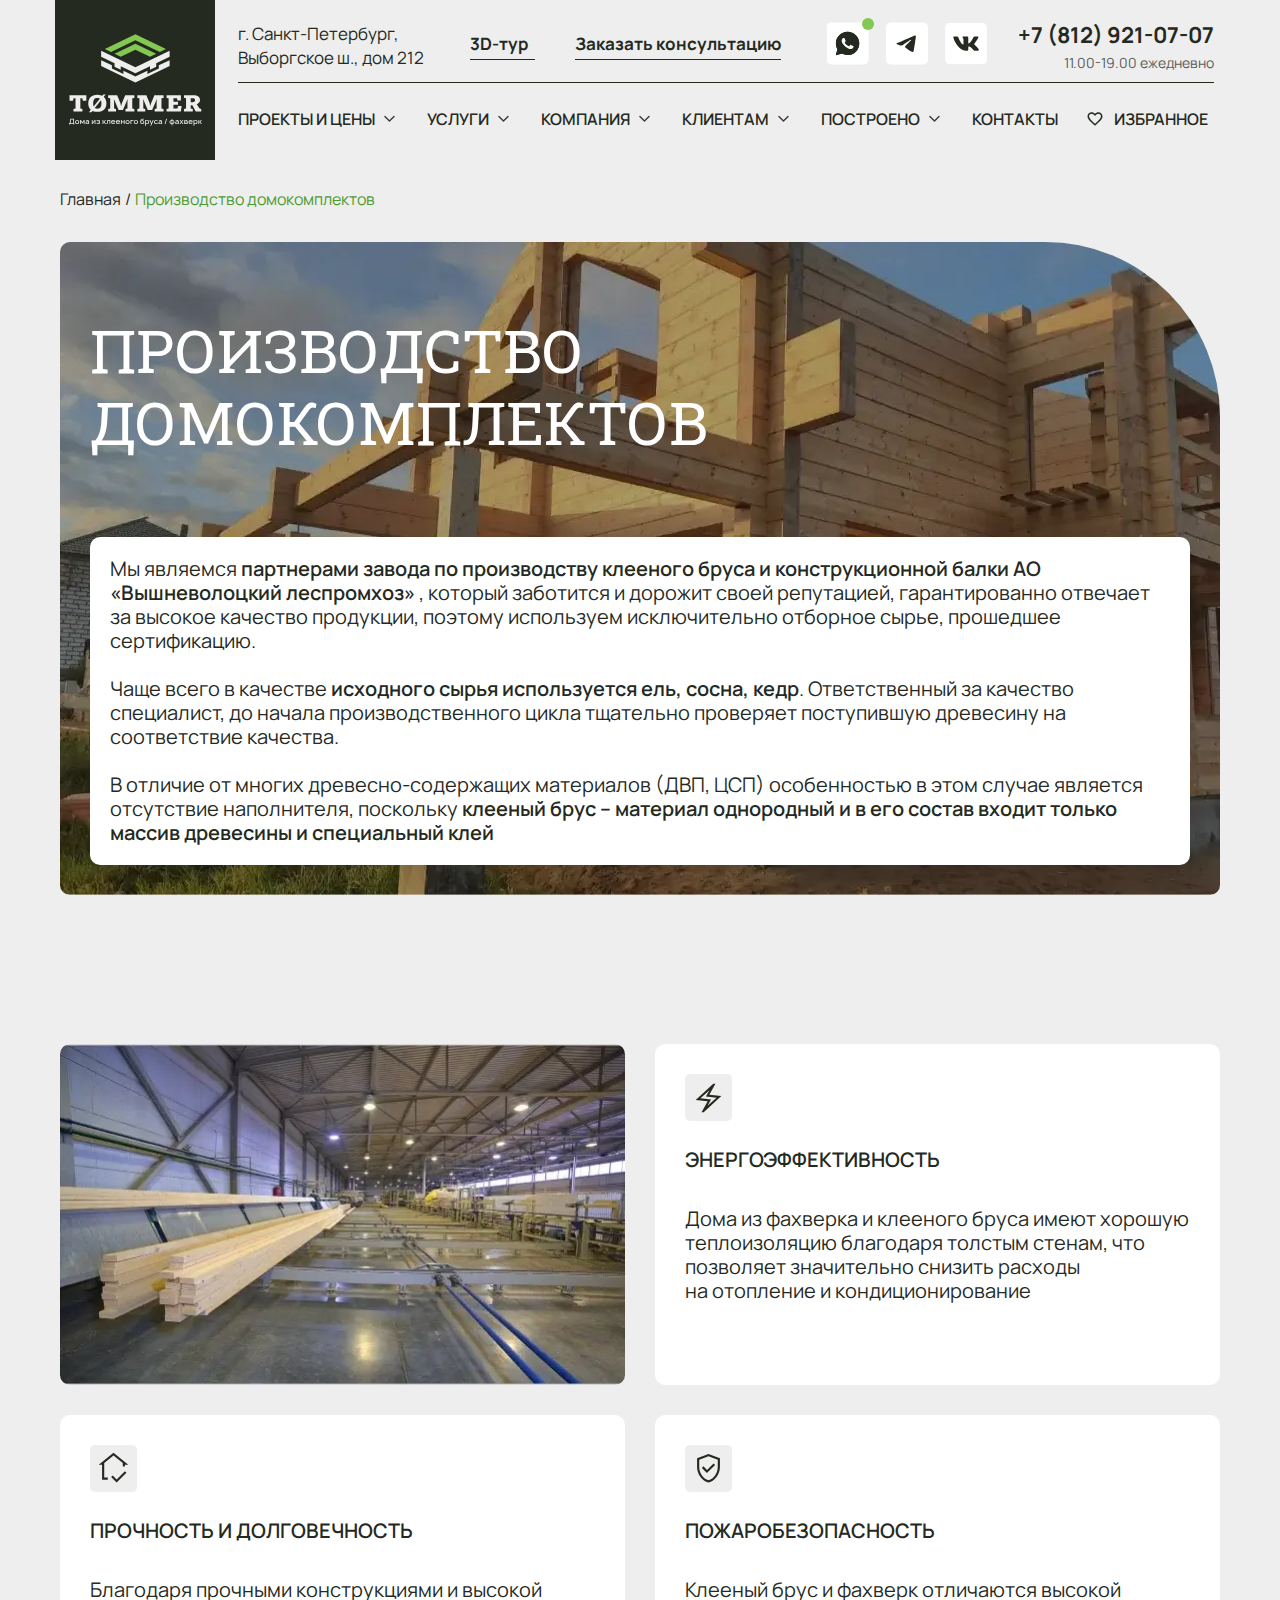
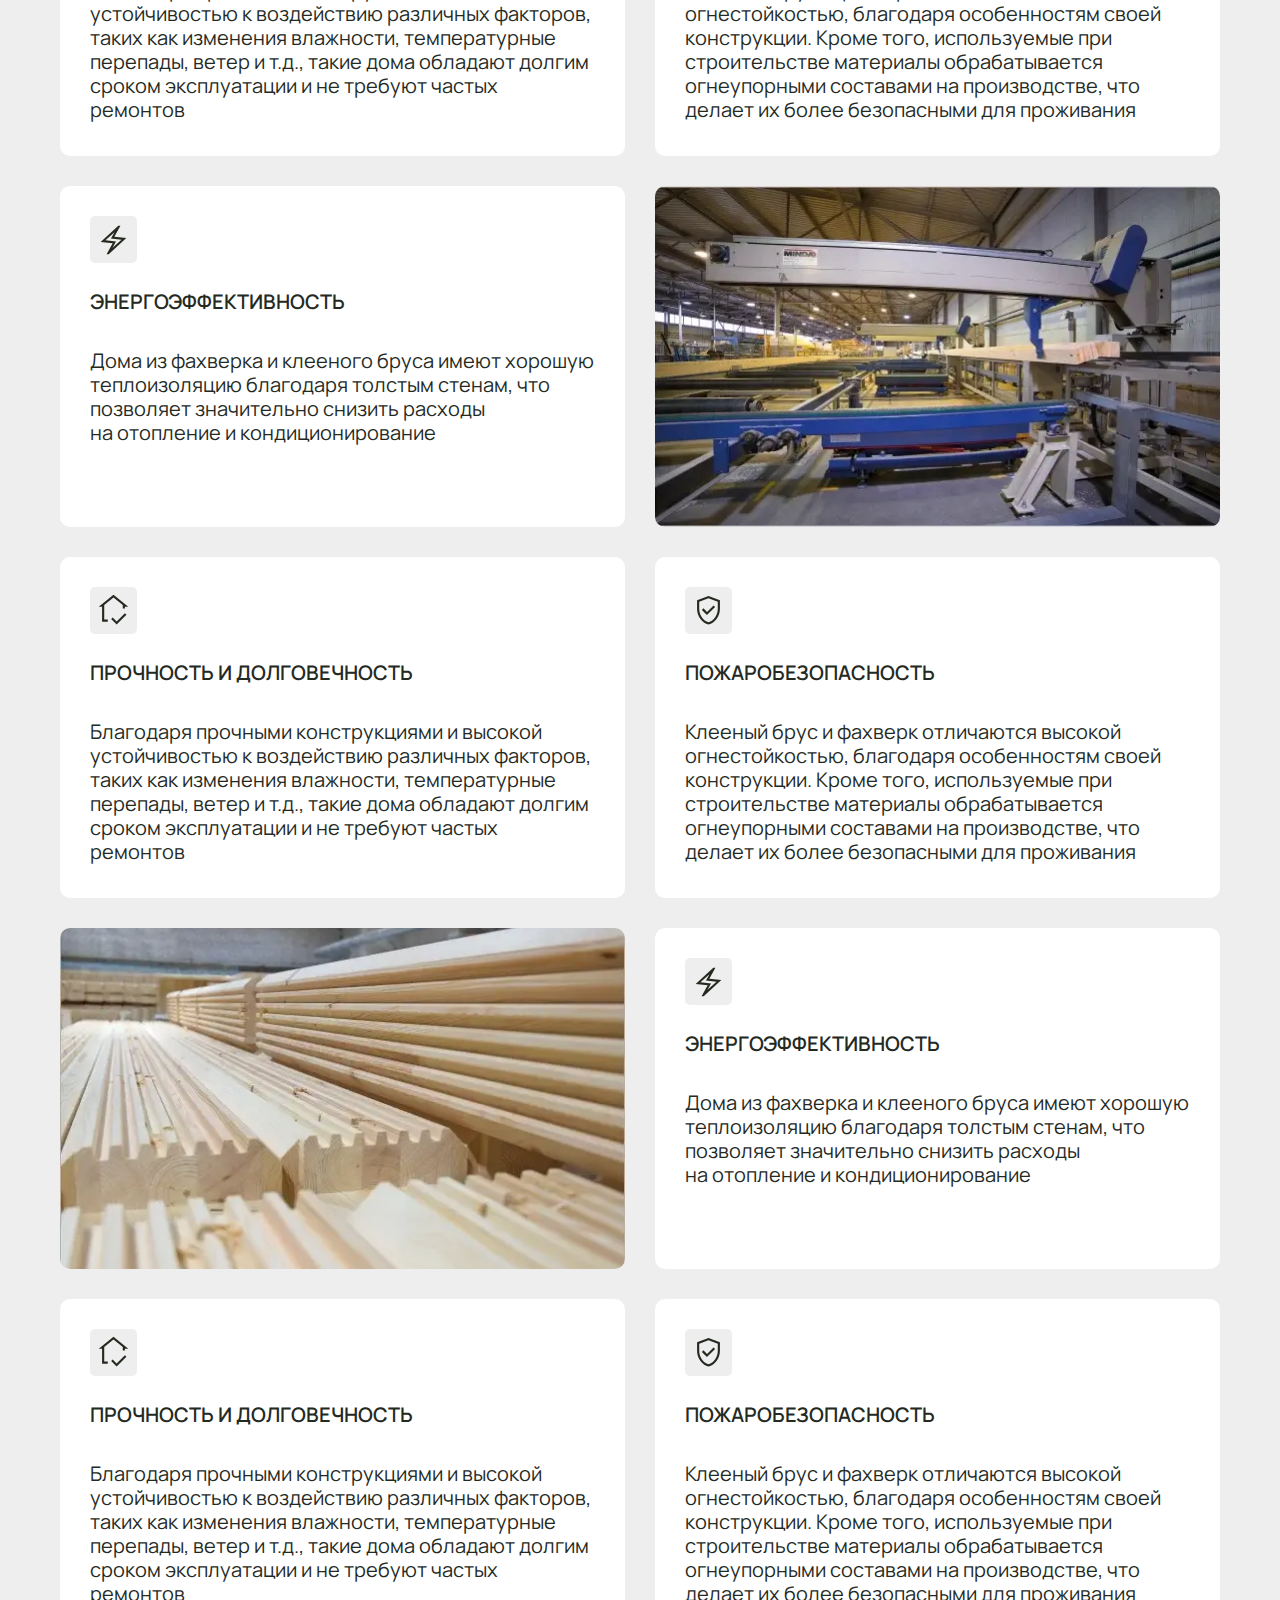
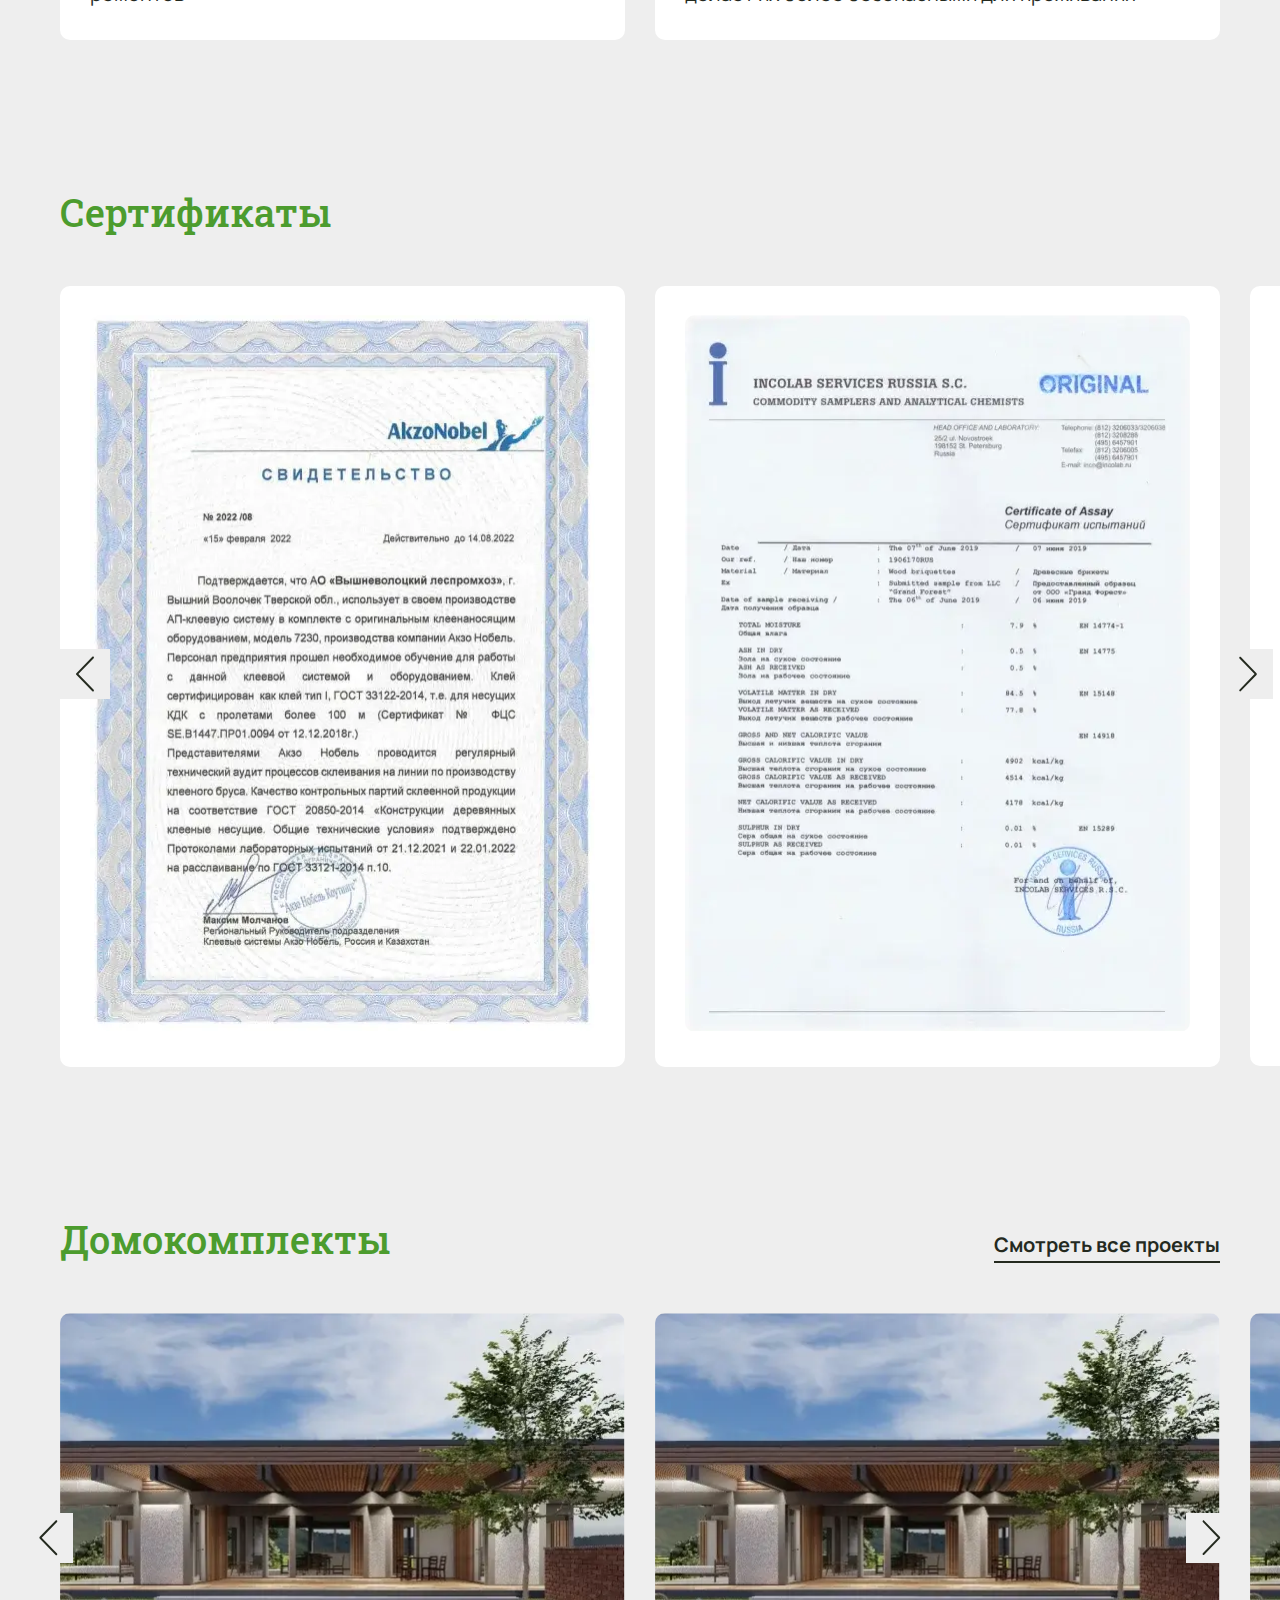
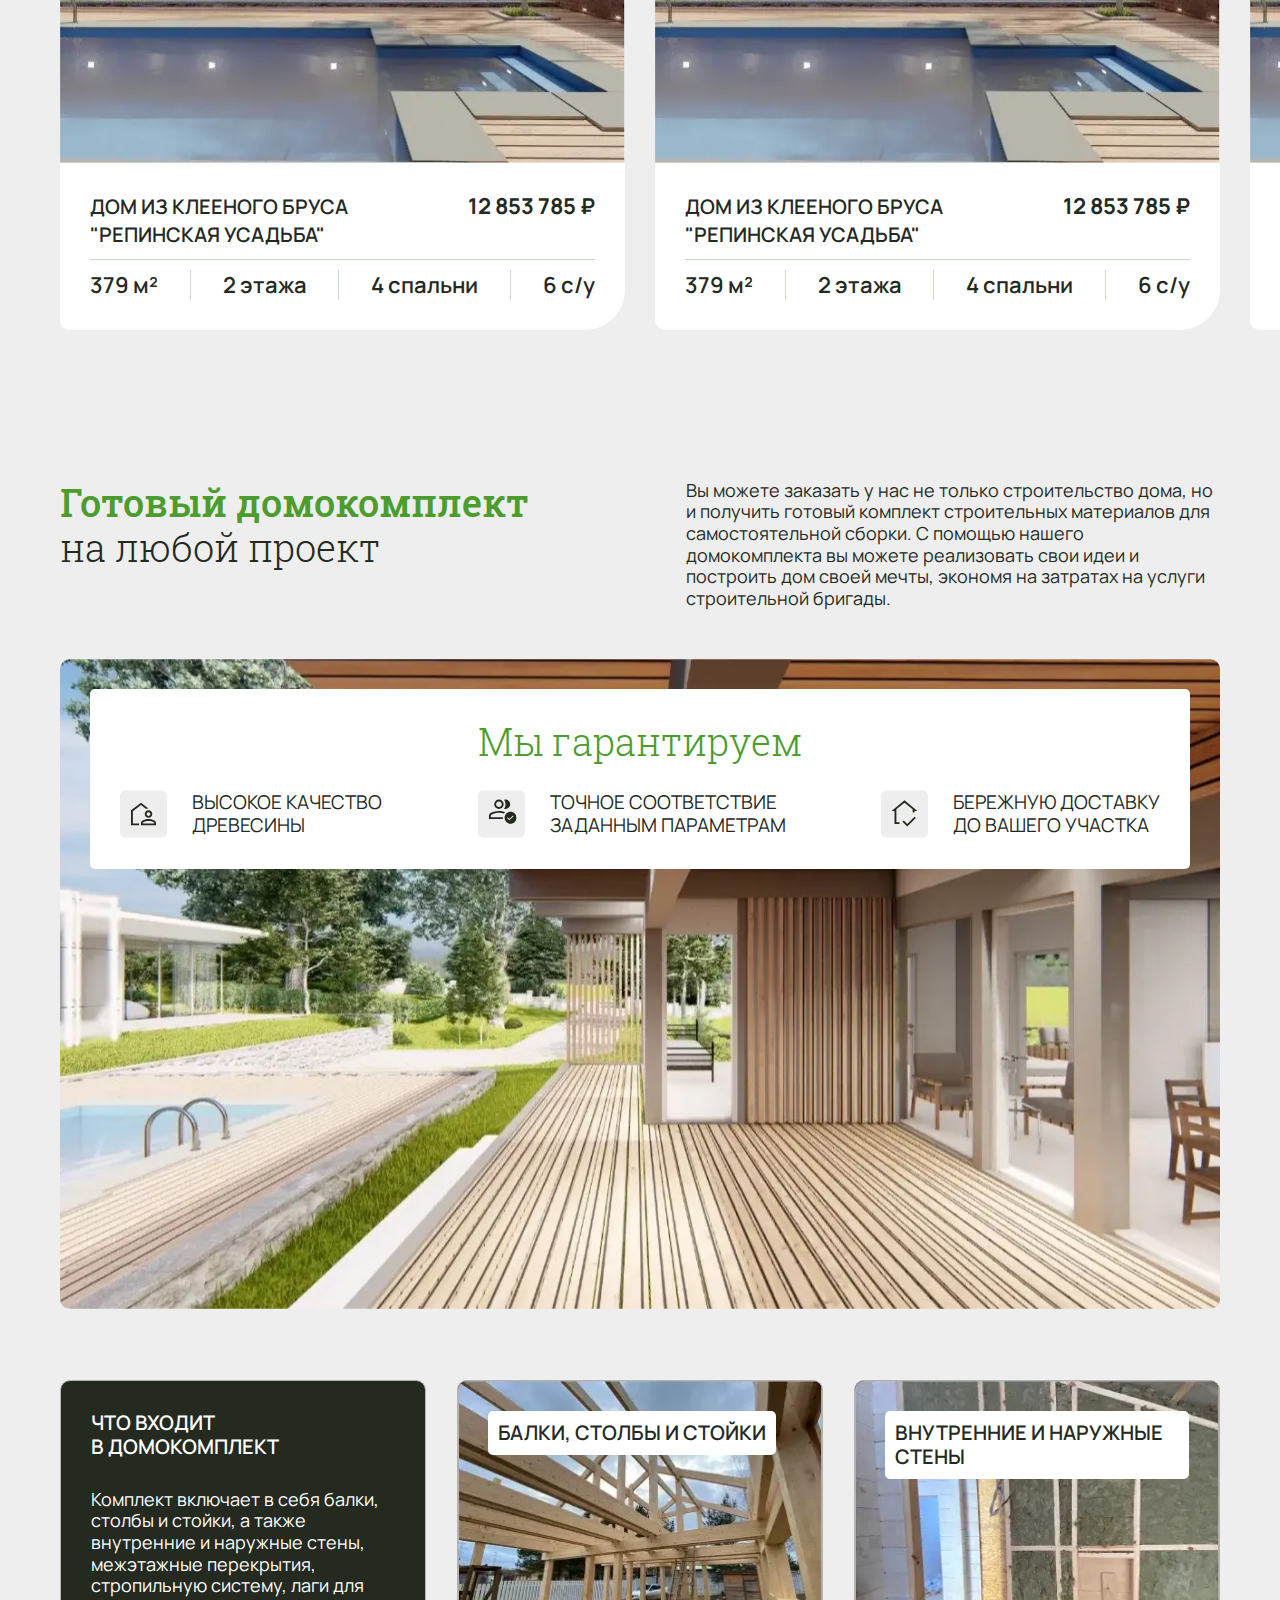
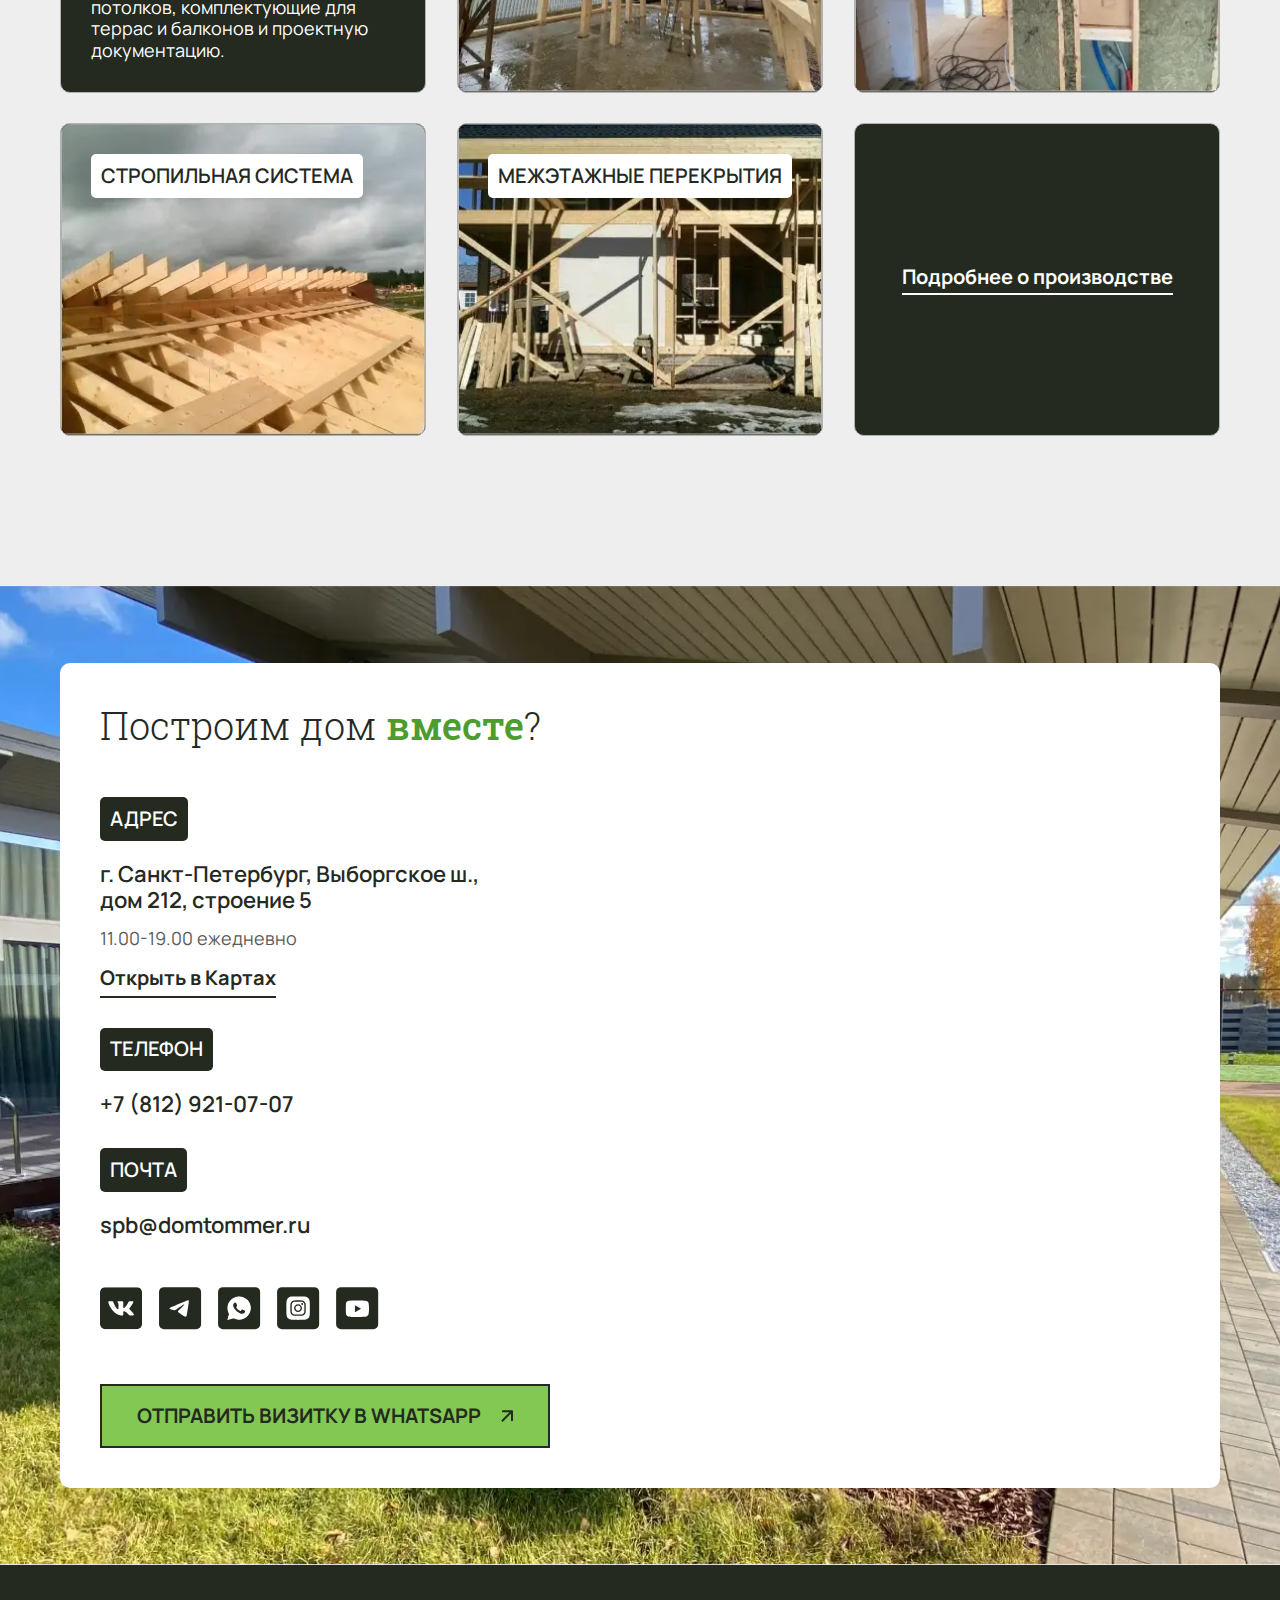
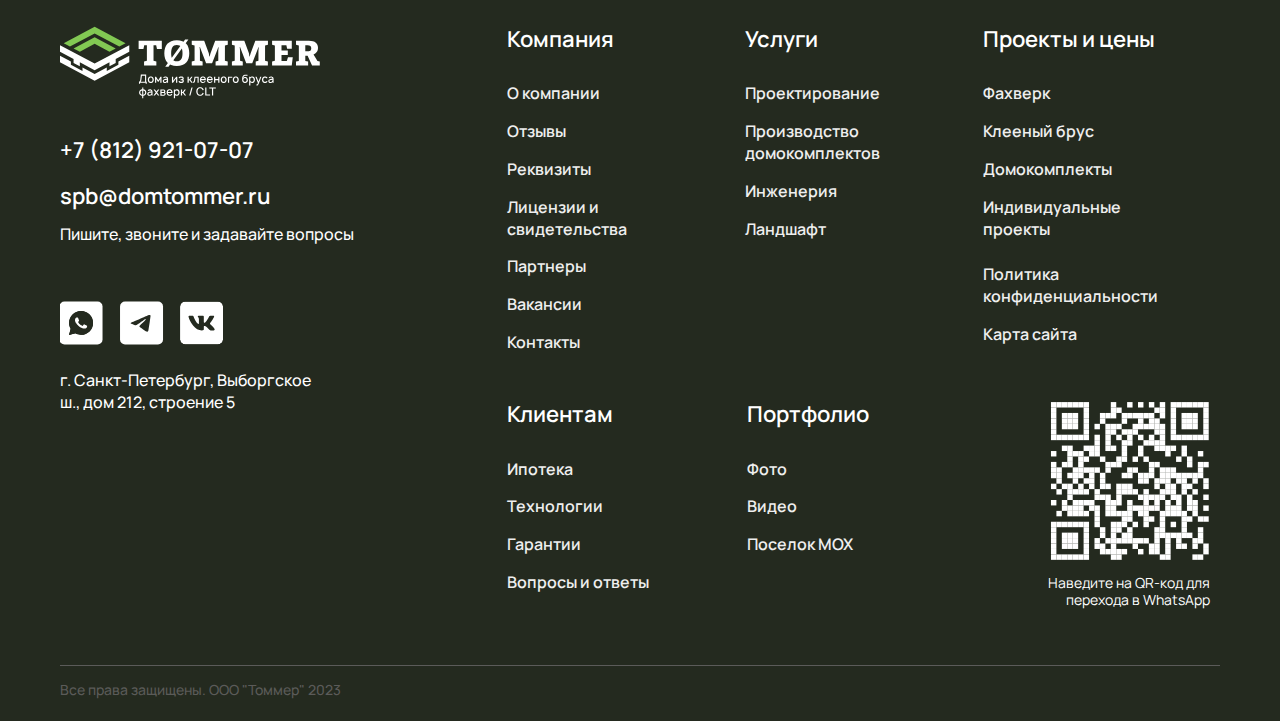
<file: fabric.html>
<!DOCTYPE html>
<html lang="en">

<head>
    <meta charset="UTF-8">
    <meta name="viewport" content="width=device-width, initial-scale=1.0">
    <title>Tommer</title>

    <link rel="preconnect" href="https://fonts.googleapis.com">
    <link rel="preconnect" href="https://fonts.gstatic.com" crossorigin>
    <link
        href="https://fonts.googleapis.com/css2?family=Inter:wght@400;500&family=Manrope:wght@400;500;600;700&family=Roboto+Slab:wght@300;400;500;600&display=swap"
        rel="stylesheet">

    <!-- Link Swiper's CSS -->
    <link rel="stylesheet" href="https://cdn.jsdelivr.net/npm/swiper@11/swiper-bundle.min.css" />
    <!-- add style -->
    <link rel="stylesheet" href="./css/style.css">
</head>

<body>
    <div class="wrapper">

        <!-- Header -->
        <header>
            <div class="main_container">
                <a href="#" class="logo">
                    <img src="./images/head_logo.svg" width="133" height="92" alt="">
                    <!-- <img src="./images/head_logo_mobile.svg" class="mobile" width="129" height="129" alt=""> -->
                </a>
                <div class="menues">
                    <div class="menu_top">
                        <div class="address">г. Санкт-Петербург, <br> Выборгское ш., дом 212</div>
                        <ul class="texts">
                            <li class="text text_1">
                                <a href="#">3D-тур</a>
                            </li>
                            <li class="text">
                                <a href="#">Заказать консультацию</a>
                            </li>
                        </ul>
                        <div class="menu_top_right">
                            <ul class="social_links">
                                <li>
                                    <a href="#">
                                        <span class="notification"></span>
                                        <img src="./images/whatsapp_icon.svg" width="43" height="43" alt="">
                                    </a>
                                </li>
                                <li>
                                    <a href="#">
                                        <img src="./images/Telegram.svg" width="43" height="43" alt="">
                                    </a>
                                </li>
                                <li>
                                    <a href="#">
                                        <img src="./images/Vkontakte.svg" width="43" height="43" alt="">
                                    </a>
                                </li>
                            </ul>
                            <div class="phone">
                                <a href="#">+7 (812) 921-07-07</a>
                                <span>11.00-19.00 ежедневно</span>
                            </div>
                        </div>
                        <button class="bars">
                            <img src="./images/bars.svg" width="25" height="20" alt="">
                        </button>
                    </div>
                    <div class="line"></div>
                    <ul class="menu_bottom">
                        <li class="nav_dropdown">
                            <div class="nav_dropdown__head">
                                <span>Проекты и цены</span>
                                <img src="./images/chevron_bottom.svg" width="19" height="19" alt="">
                            </div>
                            <ul class="nav_dropdown__body">
                                <li>
                                    <a href="#">Дома из клееного бруса</a>
                                </li>
                                <li>
                                    <a href="#">Бани из клееного бруса</a>
                                </li>
                                <li>
                                    <a href="#">Фахверк дома</a>
                                </li>
                                <li>
                                    <a href="#">Фахверк бани</a>
                                </li>
                            </ul>
                        </li>
                        <li class="nav_dropdown">
                            <div class="nav_dropdown__head">
                                <span>Услуги</span>
                                <img src="./images/chevron_bottom.svg" width="19" height="19" alt="">
                            </div>
                            <ul class="nav_dropdown__body">
                                <li>
                                    <a href="#">Проектирования</a>
                                </li>
                                <li>
                                    <a href="#">Инженерные коммуникации</a>
                                </li>
                                <li>
                                    <a href="#">Ландшафт</a>
                                </li>
                            </ul>
                        </li>
                        <li class="nav_dropdown">
                            <div class="nav_dropdown__head">
                                <span>Компания</span>
                                <img src="./images/chevron_bottom.svg" width="19" height="19" alt="">
                            </div>
                            <ul class="nav_dropdown__body">
                                <li>
                                    <a href="#">О компании</a>
                                </li>
                                <li>
                                    <a href="#">Отзывы</a>
                                </li>
                                <li>
                                    <a href="#">Сертификаты</a>
                                </li>
                                <li>
                                    <a href="#">Вакансии</a>
                                </li>
                                <li>
                                    <a href="#">Производство</a>
                                </li>
                            </ul>
                        </li>
                        <li class="nav_dropdown">
                            <div class="nav_dropdown__head">
                                <span>Клиентам</span>
                                <img src="./images/chevron_bottom.svg" width="19" height="19" alt="">
                            </div>
                            <ul class="nav_dropdown__body">
                                <li>
                                    <a href="#">Расчет ипотеки</a>
                                </li>
                                <li>
                                    <a href="#">Калькулятор строительства</a>
                                </li>
                                <li>
                                    <a href="#">Технологии</a>
                                </li>
                                <li>
                                    <a href="#">Гарантии</a>
                                </li>
                                <li>
                                    <a href="#">Частые-вопросы</a>
                                </li>
                            </ul>
                        </li>
                        <li class="nav_dropdown">
                            <div class="nav_dropdown__head">
                                <span>Построено</span>
                                <img src="./images/chevron_bottom.svg" width="19" height="19" alt="">
                            </div>
                            <ul class="nav_dropdown__body">
                                <li>
                                    <a href="#">Все объекты</a>
                                </li>
                                <li>
                                    <a href="#">Поселок МОХ</a>
                                </li>
                            </ul>
                        </li>
                        <li>
                            <a href="#">Контакты</a>
                        </li>
                        <li>
                            <a href="#" class="last">
                                <img src="./images/heart_icon.svg" width="18" height="18" alt="">
                                <span>Избранное</span>
                            </a>
                        </li>
                    </ul>
                </div>
            </div>
        </header>

        <!-- Mobile menu -->
        <div class="mobile_menu_wrapper">
            <div class="mobile_menu_bg"></div>
            <div class="mobile_menu">
                <div class="mobile_menu_top">
                    <a href="#" class="logo">
                        <img src="./images/head_logo_mobile.svg" alt="">
                    </a>
                    <button class="close">&times;</button>
                </div>
                <ul class="mobile_menu_bottom">
                    <li class="nav_dropdown">
                        <div class="nav_dropdown__head">
                            <span>Проекты и цены</span>
                            <img src="./images/chevron_bottom.svg" width="19" height="19" alt="">
                        </div>
                        <ul class="nav_dropdown__body">
                            <li>
                                <a href="#">Дома из клееного бруса</a>
                            </li>
                            <li>
                                <a href="#">Бани из клееного бруса</a>
                            </li>
                            <li>
                                <a href="#">Фахверк дома</a>
                            </li>
                            <li>
                                <a href="#">Фахверк бани</a>
                            </li>
                        </ul>
                    </li>
                    <li class="nav_dropdown">
                        <div class="nav_dropdown__head">
                            <span>Услуги</span>
                            <img src="./images/chevron_bottom.svg" width="19" height="19" alt="">
                        </div>
                        <ul class="nav_dropdown__body">
                            <li>
                                <a href="#">Проектирования</a>
                            </li>
                            <li>
                                <a href="#">Инженерные коммуникации</a>
                            </li>
                            <li>
                                <a href="#">Ландшафт</a>
                            </li>
                        </ul>
                    </li>
                    <li class="nav_dropdown">
                        <div class="nav_dropdown__head">
                            <span>Компания</span>
                            <img src="./images/chevron_bottom.svg" width="19" height="19" alt="">
                        </div>
                        <ul class="nav_dropdown__body">
                            <li>
                                <a href="#">О компании</a>
                            </li>
                            <li>
                                <a href="#">Отзывы</a>
                            </li>
                            <li>
                                <a href="#">Сертификаты</a>
                            </li>
                            <li>
                                <a href="#">Вакансии</a>
                            </li>
                            <li>
                                <a href="#">Производство</a>
                            </li>
                        </ul>
                    </li>
                    <li class="nav_dropdown">
                        <div class="nav_dropdown__head">
                            <span>Клиентам</span>
                            <img src="./images/chevron_bottom.svg" width="19" height="19" alt="">
                        </div>
                        <ul class="nav_dropdown__body">
                            <li>
                                <a href="#">Расчет ипотеки</a>
                            </li>
                            <li>
                                <a href="#">Калькулятор строительства</a>
                            </li>
                            <li>
                                <a href="#">Технологии</a>
                            </li>
                            <li>
                                <a href="#">Гарантии</a>
                            </li>
                            <li>
                                <a href="#">Частые-вопросы</a>
                            </li>
                        </ul>
                    </li>
                    <li class="nav_dropdown">
                        <div class="nav_dropdown__head">
                            <span>Построено</span>
                            <img src="./images/chevron_bottom.svg" width="19" height="19" alt="">
                        </div>
                        <ul class="nav_dropdown__body">
                            <li>
                                <a href="#">Все объекты</a>
                            </li>
                            <li>
                                <a href="#">Поселок МОХ</a>
                            </li>
                        </ul>
                    </li>
                    <li>
                        <a href="#">Контакты</a>
                    </li>
                    <li>
                        <a href="#" class="last">
                            <img src="./images/heart_icon.svg" width="18" height="18" alt="">
                            <span>Избранное</span>
                        </a>
                    </li>
                </ul>
            </div>
        </div>
        <!-- Mobile menu end -->
        <!-- Header end -->

        <!-- Breadcrumb -->
        <div class="main_container">
            <ul class="breadcrumbs">
                <li>
                    <a href="/">Главная</a>
                </li>
                <li>/</li>
                <li>
                    <span>Производство домокомплектов</span>
                </li>
            </ul>
        </div>
        <!-- Breadcrumb end -->

        <!-- Project home -->
        <section class="fabric_home">
            <div class="main_container">
                <div class="fabric_home_card">
                    <h1 class="main_title">Производство <br> домокомплектов</h1>
                    <p>
                        Мы являемся <span>партнерами завода по производству клееного бруса и конструкционной балки АО
                            «Вышневолоцкий леспромхоз»</span> , который заботится и дорожит своей репутацией,
                        гарантированно отвечает за высокое качество продукции, поэтому используем исключительно отборное
                        сырье, прошедшее сертификацию.
                        <br><br>
                        Чаще всего в качестве <span>исходного сырья используется ель, сосна, кедр</span>. Ответственный
                        за качество специалист, до начала производственного цикла тщательно проверяет поступившую
                        древесину на соответствие качества.
                        <br><br>
                        В отличие от многих древесно-содержащих материалов (ДВП, ЦСП) особенностью в этом случае
                        является отсутствие наполнителя, поскольку <span>клееный брус – материал однородный и в его
                            состав входит только массив древесины и специальный клей</span>
                    </p>
                </div>
            </div>
        </section>
        <!-- Project home end -->

        <!-- Main cards start -->
        <section class="main__cards fabric">
            <div class="main_container">
                <div class="main__cards-wrap">
                    <img src="./images/fabric_technology_card_1.webp" class="main__card img" alt="">
                    <div class="main__card">
                        <div class="main__card-img">
                            <img src="images/main-card-icon2.svg" alt="">
                        </div>
                        <h3 class="main__card-title">Энергоэффективность</h3>
                        <p class="main__card-text">Дома из фахверка и клееного бруса имеют хорошую теплоизоляцию
                            благодаря толстым стенам, что позволяет значительно снизить расходы на отопление и
                            кондиционирование</p>
                    </div>
                    <div class="main__card">
                        <div class="main__card-img">
                            <img src="images/main-card-icon3.svg" alt="">
                        </div>
                        <h3 class="main__card-title">Прочность и долговечность</h3>
                        <p class="main__card-text">Благодаря прочными конструкциями и высокой устойчивостью к
                            воздействию различных факторов, таких как изменения влажности, температурные перепады, ветер
                            и т.д., такие дома обладают долгим сроком эксплуатации и не требуют частых ремонтов</p>
                    </div>
                    <div class="main__card">
                        <div class="main__card-img">
                            <img src="images/main-card-icon4.svg" alt="">
                        </div>
                        <h3 class="main__card-title">Пожаробезопасность</h3>
                        <p class="main__card-text">Клееный брус и фахверк отличаются высокой огнестойкостью, благодаря
                            особенностям своей конструкции. Кроме того, используемые при строительстве материалы
                            обрабатывается огнеупорными составами на производстве, что делает их более безопасными для
                            проживания</p>
                    </div>
                    <div class="main__card">
                        <div class="main__card-img">
                            <img src="images/main-card-icon2.svg" alt="">
                        </div>
                        <h3 class="main__card-title">Энергоэффективность</h3>
                        <p class="main__card-text">Дома из фахверка и клееного бруса имеют хорошую теплоизоляцию
                            благодаря толстым стенам, что позволяет значительно снизить расходы на отопление и
                            кондиционирование</p>
                    </div>
                    <img src="./images/fabric_technology_card_2.webp" class="main__card img" alt="">
                    <div class="main__card">
                        <div class="main__card-img">
                            <img src="images/main-card-icon3.svg" alt="">
                        </div>
                        <h3 class="main__card-title">Прочность и долговечность</h3>
                        <p class="main__card-text">Благодаря прочными конструкциями и высокой устойчивостью к
                            воздействию различных факторов, таких как изменения влажности, температурные перепады, ветер
                            и т.д., такие дома обладают долгим сроком эксплуатации и не требуют частых ремонтов</p>
                    </div>
                    <div class="main__card">
                        <div class="main__card-img">
                            <img src="images/main-card-icon4.svg" alt="">
                        </div>
                        <h3 class="main__card-title">Пожаробезопасность</h3>
                        <p class="main__card-text">Клееный брус и фахверк отличаются высокой огнестойкостью, благодаря
                            особенностям своей конструкции. Кроме того, используемые при строительстве материалы
                            обрабатывается огнеупорными составами на производстве, что делает их более безопасными для
                            проживания</p>
                    </div>
                    <img src="./images/fabric_technology_card_3.webp" class="main__card img" alt="">
                    <div class="main__card">
                        <div class="main__card-img">
                            <img src="images/main-card-icon2.svg" alt="">
                        </div>
                        <h3 class="main__card-title">Энергоэффективность</h3>
                        <p class="main__card-text">Дома из фахверка и клееного бруса имеют хорошую теплоизоляцию
                            благодаря толстым стенам, что позволяет значительно снизить расходы на отопление и
                            кондиционирование</p>
                    </div>
                    <div class="main__card">
                        <div class="main__card-img">
                            <img src="images/main-card-icon3.svg" alt="">
                        </div>
                        <h3 class="main__card-title">Прочность и долговечность</h3>
                        <p class="main__card-text">Благодаря прочными конструкциями и высокой устойчивостью к
                            воздействию различных факторов, таких как изменения влажности, температурные перепады, ветер
                            и т.д., такие дома обладают долгим сроком эксплуатации и не требуют частых ремонтов</p>
                    </div>
                    <div class="main__card">
                        <div class="main__card-img">
                            <img src="images/main-card-icon4.svg" alt="">
                        </div>
                        <h3 class="main__card-title">Пожаробезопасность</h3>
                        <p class="main__card-text">Клееный брус и фахверк отличаются высокой огнестойкостью, благодаря
                            особенностям своей конструкции. Кроме того, используемые при строительстве материалы
                            обрабатывается огнеупорными составами на производстве, что делает их более безопасными для
                            проживания</p>
                    </div>
                </div>
            </div>
        </section>
        <!-- Main cards end -->

        <!-- Certificates -->
        <section class="certificates">
            <div class="main_container">
                <h2 class="sec-title">
                    <span>Сертификаты</span>
                </h2>
                <div class="slide_wrap">
                    <button class="slide_prev">
                        <img src="./images/slider-left-arrow.svg" alt="">
                    </button>
                    <button class="slide_next">
                        <img src="./images/slider-right-arrow.svg" alt="">
                    </button>
                    <div class="swiper sertificat_slider">
                        <div class="swiper-wrapper">
                            <div class="swiper-slide">
                                <img src="./images/certificat_1.webp" alt="">
                            </div>
                            <div class="swiper-slide">
                                <img src="./images/certificat_2.webp" alt="">
                            </div>
                            <div class="swiper-slide">
                                <img src="./images/certificat_3.webp" alt="">
                            </div>
                        </div>
                    </div>
                </div>
            </div>
        </section>
        <!-- Certificates end -->

        <!-- Similar project -->
        <section class="similar_project">
            <div class="main_container">
                <div class="similar_project__head">
                    <h2 class="sec-title"><span>Домокомплекты</span></h2>
                    <a href="#">Смотреть все проекты</a>
                </div>

                <div class="similar_project__slider_wrap">
                    <button class="btn similar_slider_prev">
                        <svg xmlns="http://www.w3.org/2000/svg" width="19" height="36" viewBox="0 0 19 36" fill="none">
                            <path fill-rule="evenodd" clip-rule="evenodd"
                                d="M0.565714 18.353C0.234815 17.9542 0.252423 17.3538 0.618538 16.9765C0.6569 16.937 0.697639 16.9014 0.740281 16.8697L16.6441 0.480667C17.0287 0.0843201 17.6523 0.0843201 18.0369 0.480667C18.4215 0.877014 18.4215 1.51962 18.0369 1.91597L2.71682 17.7035L18.0286 33.4825C18.4132 33.8788 18.4132 34.5214 18.0286 34.9178C17.644 35.3141 17.0204 35.3141 16.6358 34.9178L0.660588 18.4551C0.649149 18.4444 0.637895 18.4333 0.626839 18.4219C0.605253 18.3997 0.584876 18.3767 0.565714 18.353Z"
                                fill="#242A1F" />
                        </svg>
                    </button>
                    <button class="btn similar_slider_next">
                        <svg xmlns="http://www.w3.org/2000/svg" width="19" height="36" viewBox="0 0 19 36" fill="none">
                            <path fill-rule="evenodd" clip-rule="evenodd"
                                d="M15.8974 17.6992L0.809879 2.07814C0.426197 1.68089 0.426197 1.03682 0.809879 0.639568C1.19356 0.242317 1.81563 0.242317 2.19931 0.639568L17.847 16.8406C18.0732 17.0748 18.166 17.3947 18.1256 17.6992C18.166 18.0038 18.0732 18.3237 17.847 18.5578L2.19931 34.7589C1.81563 35.1561 1.19356 35.1561 0.809879 34.7589C0.426197 34.3616 0.426197 33.7176 0.809879 33.3203L15.8974 17.6992Z"
                                fill="#242A1F" />
                        </svg>
                    </button>

                    <div class="swiper similar_project__slider">
                        <div class="swiper-wrapper">
                            <div class="swiper-slide">
                                <div class="similar_card">
                                    <div class="similar_card__head">
                                        <img src="./images/sort_card_1_1.webp" alt="">
                                    </div>
                                    <div class="similar_card__body">
                                        <div class="body_top">
                                            <div class="title">Дом из клееного бруса "Репинская усадьба"</div>
                                            <div class="amount">12 853 785 ₽</div>
                                        </div>
                                        <div class="body_bottom">
                                            <div class="amount">379 м²</div>
                                            <div class="line"></div>
                                            <div class="amount">2 этажа</div>
                                            <div class="line"></div>
                                            <div class="amount">4 спальни</div>
                                            <div class="line"></div>
                                            <div class="amount">6 с/у</div>
                                        </div>
                                    </div>
                                </div>
                            </div>
                            <div class="swiper-slide">
                                <div class="similar_card">
                                    <div class="similar_card__head">
                                        <img src="./images/sort_card_1_1.webp" alt="">
                                    </div>
                                    <div class="similar_card__body">
                                        <div class="body_top">
                                            <div class="title">Дом из клееного бруса "Репинская усадьба"</div>
                                            <div class="amount">12 853 785 ₽</div>
                                        </div>
                                        <div class="body_bottom">
                                            <div class="amount">379 м²</div>
                                            <div class="line"></div>
                                            <div class="amount">2 этажа</div>
                                            <div class="line"></div>
                                            <div class="amount">4 спальни</div>
                                            <div class="line"></div>
                                            <div class="amount">6 с/у</div>
                                        </div>
                                    </div>
                                </div>
                            </div>
                            <div class="swiper-slide">
                                <div class="similar_card">
                                    <div class="similar_card__head">
                                        <img src="./images/sort_card_1_1.webp" alt="">
                                    </div>
                                    <div class="similar_card__body">
                                        <div class="body_top">
                                            <div class="title">Дом из клееного бруса "Репинская усадьба"</div>
                                            <div class="amount">12 853 785 ₽</div>
                                        </div>
                                        <div class="body_bottom">
                                            <div class="amount">379 м²</div>
                                            <div class="line"></div>
                                            <div class="amount">2 этажа</div>
                                            <div class="line"></div>
                                            <div class="amount">4 спальни</div>
                                            <div class="line"></div>
                                            <div class="amount">6 с/у</div>
                                        </div>
                                    </div>
                                </div>
                            </div>
                        </div>
                    </div>
                </div>
            </div>
        </section>
        <!-- Similar project end -->

        <!-- Ready house -->
        <section class="ready_house">
            <div class="main_container">
                <div class="ready_house__head">
                    <h2 class="sec-title">
                        <span>Готовый домокомплект</span> <br> на любой проект
                    </h2>
                    <p>Вы можете заказать у нас не только строительство дома, но и получить готовый комплект строительных материалов для самостоятельной сборки. С помощью нашего домокомплекта вы можете реализовать свои идеи и построить дом своей мечты, экономя на затратах на услуги строительной бригады.</p>
                </div>
                <div class="ready_house__top_card">
                    <div class="content">
                        <div class="title">Мы гарантируем</div>
                        <ul>
                            <li>
                                <img src="./images/ready_house_icon_1.svg" alt="">
                                <span>высокое качество <br> древесины</span>
                            </li>
                            <li>
                                <img src="./images/ready_house_icon_2.svg" alt="">
                                <span>точное соответствие <br> заданным параметрам</span>
                            </li>
                            <li>
                                <img src="./images/ready_house_icon_3.svg" alt="">
                                <span>бережную доставку <br> до вашего участка</span>
                            </li>
                        </ul>
                    </div>
                </div>
                <div class="ready_house__bottom_card">
                    <div class="card_item dark">
                        <h2>Что входит <br> в домокомплект</h2>
                        <p>Комплект включает в себя балки, столбы и стойки, а также внутренние и наружные стены, межэтажные перекрытия, стропильную систему, лаги для потолков, комплектующие для террас и балконов и проектную документацию.</p>
                    </div>
                    <div class="card_item">
                        <img src="./images/ready_house__bottom_card_1.webp" alt="">
                        <div class="title">балки, столбы и стойки</div>
                    </div>
                    <div class="card_item">
                        <img src="./images/ready_house__bottom_card_2.webp" alt="">
                        <div class="title">внутренние и наружные стены</div>
                    </div>
                    <div class="card_item">
                        <img src="./images/ready_house__bottom_card_3.webp" alt="">
                        <div class="title">стропильная система</div>
                    </div>
                    <div class="card_item">
                        <img src="./images/ready_house__bottom_card_4.webp" alt="">
                        <div class="title">межэтажные перекрытия</div>
                    </div>
                    <div class="card_item link">
                        <a href="#">Подробнее о производстве</a>
                    </div>
                </div>
            </div>
        </section>
        <!-- Ready house end -->

        <!-- Map -->
        <section id="map">
            <div class="main_container">
                <div class="map_content">
                    <div class="map_left">
                        <h2 class="sec-title">
                            Построим дом <span>вместе</span>?
                        </h2>
                        <div class="address_wrapper">
                            <div class="address_wrapper__item_top">
                                <div class="dark-alert">Адрес</div>
                                <div class="address">
                                    <div class="map_subtitle">г. Санкт-Петербург, Выборгское ш., дом 212, строение 5
                                    </div>
                                    <span>11.00-19.00 ежедневно</span>
                                    <a href="https://yandex.uz/maps/-/CDq55Ii6" target="_blank">Открыть в Картах</a>
                                </div>
                            </div>
                            <div class="address_wrapper__item_bottom">
                                <div class="address_wrapper__phone">
                                    <div class="dark-alert">Телефон</div>
                                    <a href="#" class="map_subtitle phone">+7 (812) 921-07-07</a>
                                </div>
                                <div class="address_wrapper__email">
                                    <div class="dark-alert">Почта</div>
                                    <a href="#" class="map_subtitle email">spb@domtommer.ru</a>
                                </div>
                            </div>
                        </div>
                        <div class="map_left_foot">
                            <ul>
                                <li>
                                    <a href="#">
                                        <img src="./images/dark_icon_1.svg" width="43" height="43" alt="">
                                    </a>
                                </li>
                                <li>
                                    <a href="#">
                                        <img src="./images/dark_icon_2.svg" width="43" height="43" alt="">
                                    </a>
                                </li>
                                <li>
                                    <a href="#">
                                        <img src="./images/dark_icon_3.svg" width="43" height="43" alt="">
                                    </a>
                                </li>
                                <li>
                                    <a href="#">
                                        <img src="./images/dark_icon_4.svg" width="43" height="43" alt="">
                                    </a>
                                </li>
                                <li>
                                    <a href="#">
                                        <img src="./images/dark_icon_5.svg" width="43" height="43" alt="">
                                    </a>
                                </li>
                            </ul>
                            <a href="#" class="success-link">
                                <span>Отправить визитку в Whatsapp </span>
                                <svg xmlns="http://www.w3.org/2000/svg" width="12" height="12" viewBox="0 0 12 12"
                                    fill="none">
                                    <path
                                        d="M11.9892 1.20615C11.9892 0.653863 11.5414 0.206148 10.9892 0.206148L1.98916 0.206148C1.43688 0.206148 0.989165 0.653863 0.989165 1.20615C0.989165 1.75843 1.43688 2.20615 1.98916 2.20615L9.98916 2.20615L9.98916 10.2061C9.98916 10.7584 10.4369 11.2061 10.9892 11.2061C11.5414 11.2061 11.9892 10.7584 11.9892 10.2061L11.9892 1.20615ZM1.70711 11.9024L11.6963 1.91325L10.2821 0.499041L0.292893 10.4882L1.70711 11.9024Z"
                                        fill="#242A1F" />
                                </svg>
                            </a>
                        </div>
                    </div>
                    <div class="map_wrapper">
                        <iframe
                            src="https://yandex.ru/map-widget/v1/?um=constructor%3Af7b8dafa566a4abdcf279e396acba8fcd3e3ba4075c6db2cbec3ed6035259a53&amp;source=constructor"
                            width="595" height="816"></iframe>
                    </div>
                </div>
            </div>
        </section>
        <!-- Map end -->

        <!-- Footer -->
        <footer>
            <div class="main_container">
                <div class="foot_top">
                    <div class="social_links">
                        <a href="#" class="logo">
                            <img src="./images/footer_logo.svg" width="260" height="73" alt="">
                        </a>
                        <div class="location_wrapper">
                            <ul class="socials_wrapper">
                                <li class="link">
                                    <a href="#">+7 (812) 921-07-07</a>
                                </li>
                                <li class="link email">
                                    <a href="#">spb@domtommer.ru</a>
                                </li>
                                <li class="answer">
                                    <a href="#">Пишите, звоните и задавайте вопросы</a>
                                </li>
                                <li class="socials">
                                    <div>
                                        <a href="#">
                                            <img src="./images/whatsapp_icon.svg" width="44" height="44" alt="">
                                        </a>
                                        <a href="#">
                                            <img src="./images/Telegram.svg" width="44" height="44" alt="">
                                        </a>
                                        <a href="#">
                                            <img src="./images/Vkontakte.svg" width="44" height="44" alt="">
                                        </a>
                                    </div>
                                </li>
                                <li class="address">
                                    <a href="#">г. Санкт-Петербург, Выборгское ш., дом 212, строение 5</a>
                                </li>
                            </ul>
                            <div class="location">
                                <a href="#">г. Санкт-Петербург, Выборгское ш., дом 212, строение 5</a>
                            </div>
                        </div>

                    </div>
                    <div class="nav_links">
                        <div class="nav_links_top">
                            <ul class="company">
                                <li class="nav_link_title">Компания</li>
                                <li>
                                    <a href="#">О компании</a>
                                </li>
                                <li>
                                    <a href="#">Отзывы</a>
                                </li>
                                <li>
                                    <a href="#">Реквизиты</a>
                                </li>
                                <li>
                                    <a href="#">Лицензии и свидетельства</a>
                                </li>
                                <li>
                                    <a href="#">Партнеры</a>
                                </li>
                                <li>
                                    <a href="#">Вакансии</a>
                                </li>
                                <li>
                                    <a href="#">Контакты</a>
                                </li>
                            </ul>
                            <ul class="services">
                                <li class="nav_link_title">Услуги</li>
                                <li>
                                    <a href="#">Проектирование</a>
                                </li>
                                <li>
                                    <a href="#">Производство домокомплектов</a>
                                </li>
                                <li>
                                    <a href="#">Инженерия</a>
                                </li>
                                <li>
                                    <a href="#">Ландшафт</a>
                                </li>
                            </ul>
                            <ul class="client mobile">
                                <li class="nav_link_title">Клиентам</li>
                                <li>
                                    <a href="#">Ипотека</a>
                                </li>
                                <li>
                                    <a href="#">Технологии</a>
                                </li>
                                <li>
                                    <a href="#">Гарантии</a>
                                </li>
                                <li>
                                    <a href="#">Вопросы и ответы</a>
                                </li>
                            </ul>
                            <ul class="prices">
                                <li class="nav_link_title">Проекты и цены</li>
                                <li>
                                    <a href="#">Фахверк</a>
                                </li>
                                <li>
                                    <a href="#">Клееный брус</a>
                                </li>
                                <li>
                                    <a href="#">Домокомплекты</a>
                                </li>
                                <li>
                                    <a href="#">Индивидуальные проекты</a>
                                </li>
                                <li>
                                    <a class="politika" href="#">Политика конфиденциальности</a>
                                </li>
                                <li>
                                    <a href="#">Карта сайта</a>
                                </li>
                            </ul>
                        </div>
                        <div class="nav_links_bottom">
                            <ul class="client">
                                <li class="nav_link_title">Клиентам</li>
                                <li>
                                    <a href="#">Ипотека</a>
                                </li>
                                <li>
                                    <a href="#">Технологии</a>
                                </li>
                                <li>
                                    <a href="#">Гарантии</a>
                                </li>
                                <li>
                                    <a href="#">Вопросы и ответы</a>
                                </li>
                            </ul>
                            <ul class="portfolio">
                                <li class="nav_link_title">Портфолио</li>
                                <li>
                                    <a href="#">Фото </a>
                                </li>
                                <li>
                                    <a href="#">Видео</a>
                                </li>
                                <li>
                                    <a href="#">Поселок МОХ</a>
                                </li>
                            </ul>
                            <div class="qr_code">
                                <img src="./images/qr_code.svg" width="160" height="161" alt="">
                                <span>Наведите на QR-код для перехода в WhatsApp</span>
                            </div>
                        </div>
                    </div>
                </div>
                <div class="foot_bottom">
                    Все права защищены. ООО "Томмер" 2023
                </div>
            </div>
        </footer>
        <!-- Footer end -->
    </div>

    <!-- Swiper JS -->
    <script src="https://cdn.jsdelivr.net/npm/swiper@11/swiper-bundle.min.js"></script>
    <script src="./js/main.js"></script>
</body>

</html>
</file>
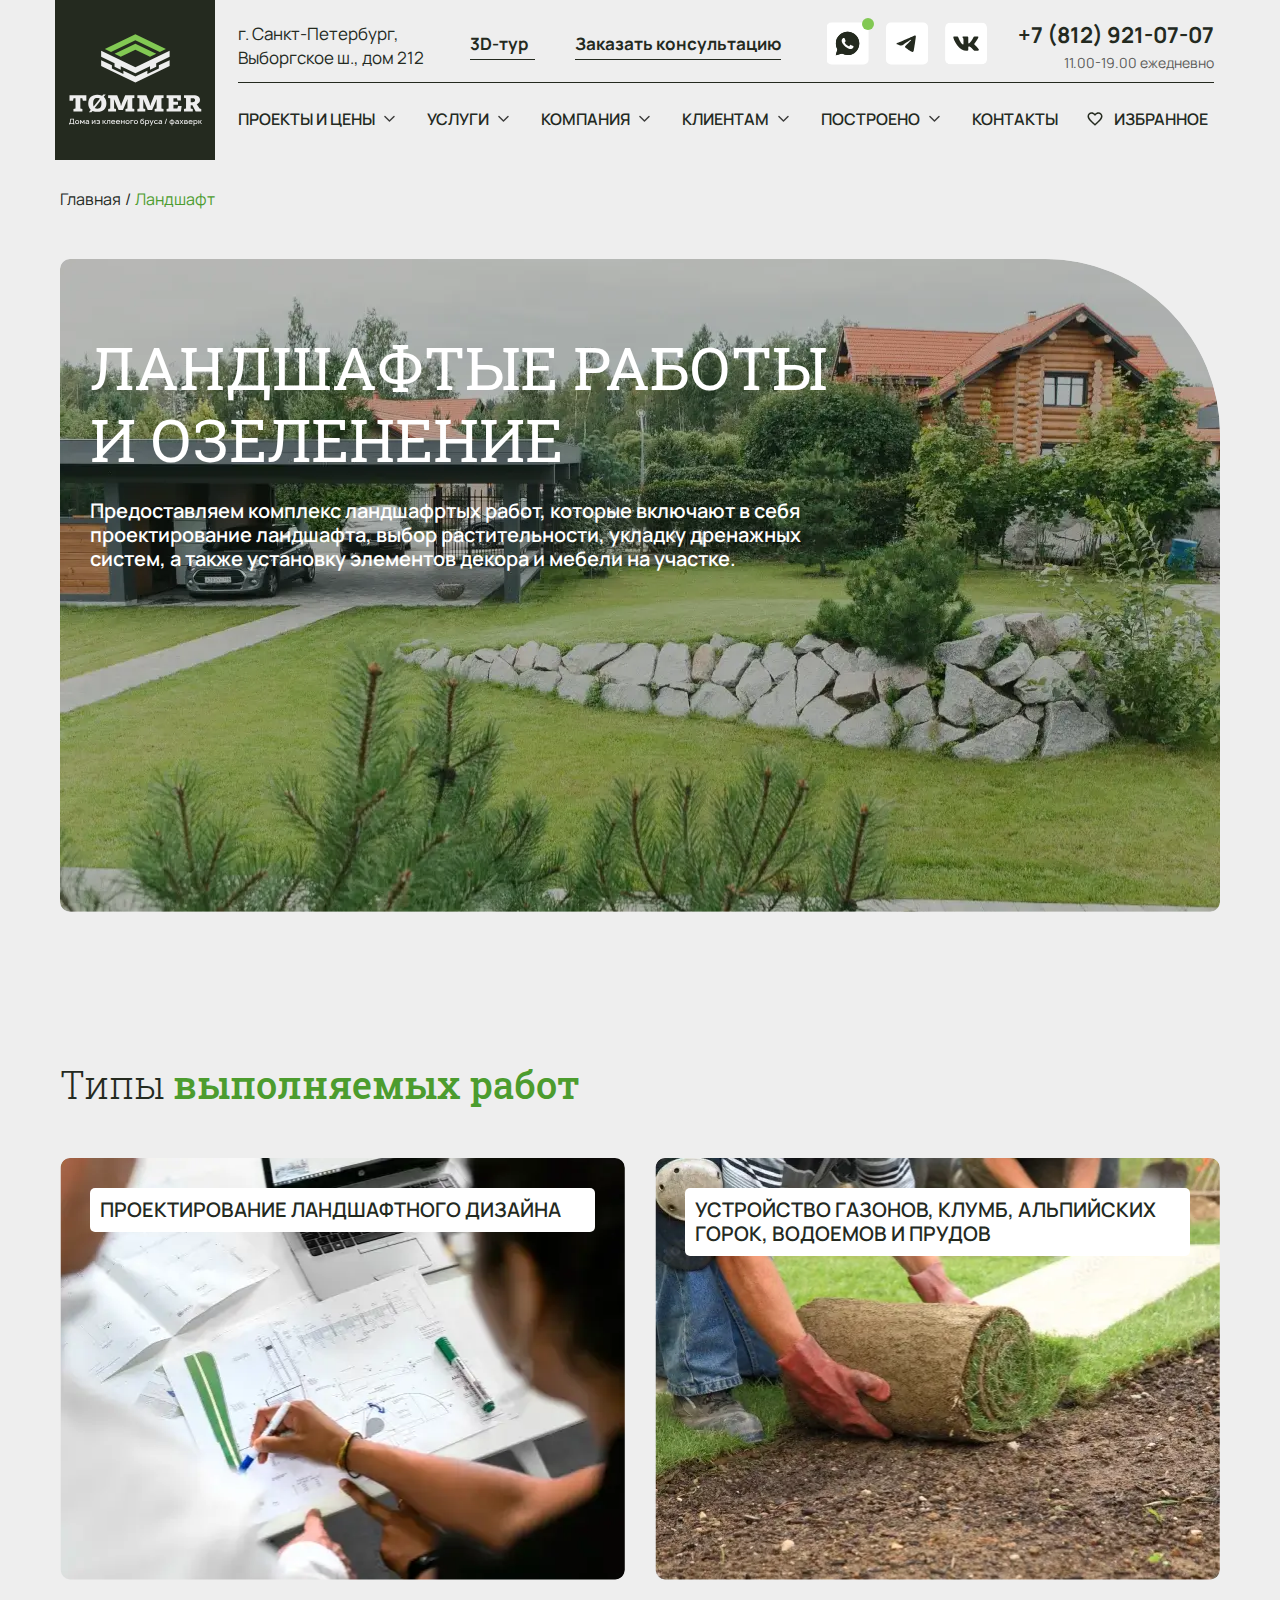
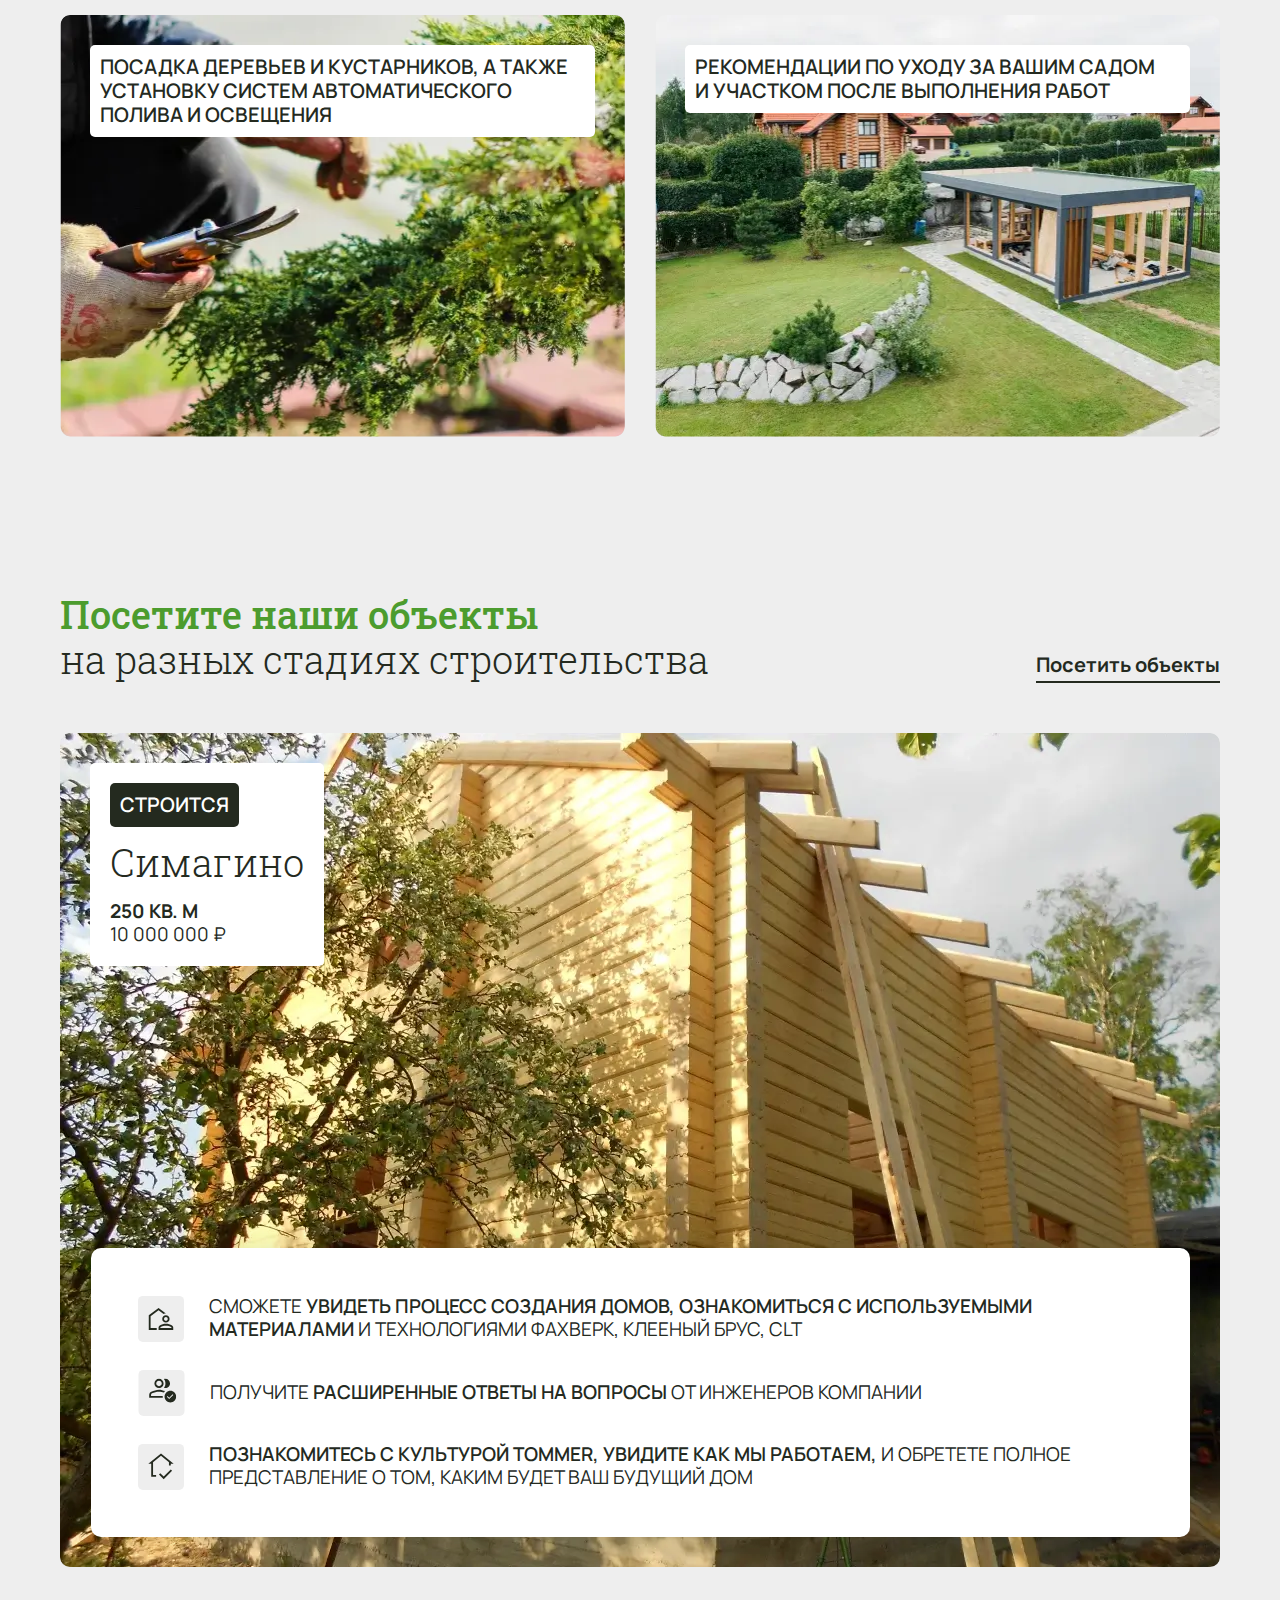
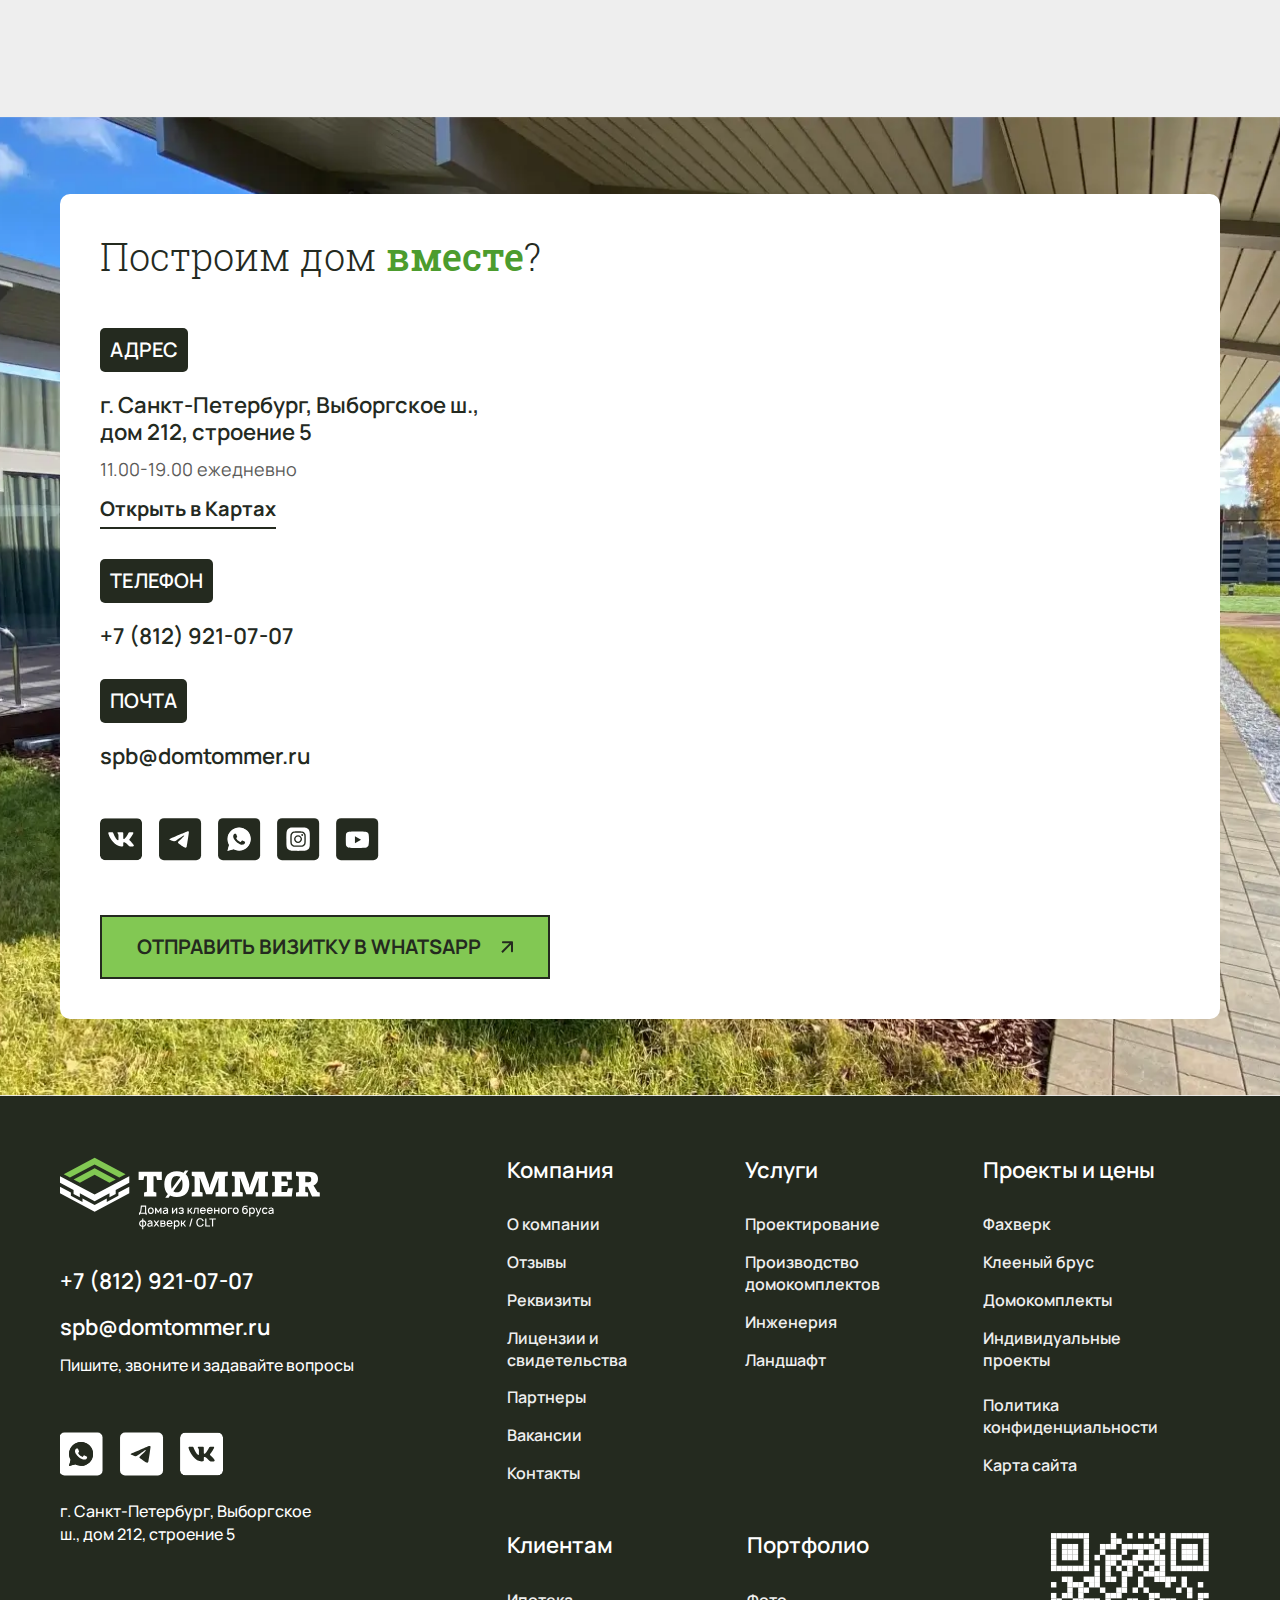
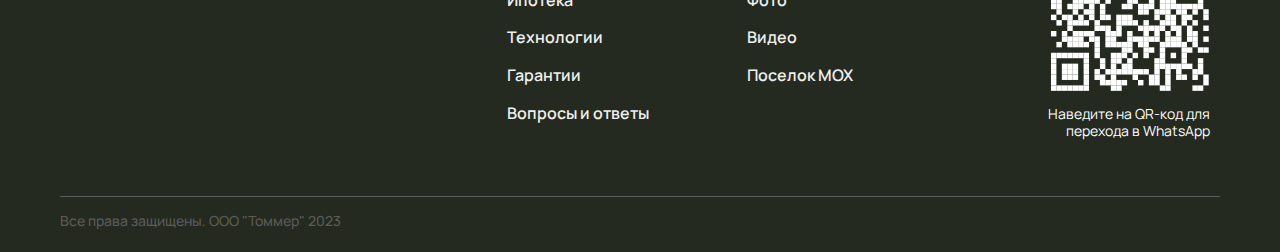
<file: landscape.html>
<!DOCTYPE html>
<html lang="en">
<head>
    <meta charset="UTF-8">
    <meta name="viewport" content="width=device-width, initial-scale=1.0">
    <title>Tommer</title>

    <link rel="preconnect" href="https://fonts.googleapis.com">
    <link rel="preconnect" href="https://fonts.gstatic.com" crossorigin>
    <link href="https://fonts.googleapis.com/css2?family=Inter:wght@400;500&family=Manrope:wght@400;500;600;700&family=Roboto+Slab:wght@300;400;500;600&display=swap" rel="stylesheet">

    <!-- Link Swiper's CSS -->
    <link rel="stylesheet" href="https://cdn.jsdelivr.net/npm/swiper@11/swiper-bundle.min.css" />
    <!-- add style -->
    <link rel="stylesheet" href="./css/style.css">
</head>
<body>
<div class="wrapper">

    <!-- Header -->
    <header>
      <div class="main_container">
        <a href="#" class="logo">
          <img src="./images/head_logo.svg" width="133" height="92" alt="">
          <!-- <img src="./images/head_logo_mobile.svg" class="mobile" width="129" height="129" alt=""> -->
        </a>
        <div class="menues">
          <div class="menu_top">
            <div class="address">г. Санкт-Петербург, <br> Выборгское ш., дом 212</div>
            <ul class="texts">
              <li class="text text_1">
                <a href="#">3D-тур</a>
              </li>
              <li class="text">
                <a href="#">Заказать консультацию</a>
              </li>
            </ul>
            <div class="menu_top_right">
              <ul class="social_links">
                <li>
                  <a href="#">
                    <span class="notification"></span>
                    <img src="./images/whatsapp_icon.svg" width="43" height="43" alt="">
                  </a>
                </li>
                <li>
                  <a href="#">
                    <img src="./images/Telegram.svg" width="43" height="43" alt="">
                  </a>
                </li>
                <li>
                  <a href="#">
                    <img src="./images/Vkontakte.svg" width="43" height="43" alt="">
                  </a>
                </li>
              </ul>
              <div class="phone">
                <a href="#">+7 (812) 921-07-07</a>
                <span>11.00-19.00 ежедневно</span>
              </div>
            </div>
            <button class="bars">
              <img src="./images/bars.svg" width="25" height="20" alt="">
            </button>
          </div>
          <div class="line"></div>
          <ul class="menu_bottom">
            <li class="nav_dropdown">
              <div class="nav_dropdown__head">
                <span>Проекты и цены</span>
                <img src="./images/chevron_bottom.svg" width="19" height="19" alt="">
              </div>
              <ul class="nav_dropdown__body">
                <li>
                  <a href="#">Дома из клееного бруса</a>
                </li>
                <li>
                  <a href="#">Бани из клееного бруса</a>
                </li>
                <li>
                  <a href="#">Фахверк дома</a>
                </li>
                <li>
                  <a href="#">Фахверк бани</a>
                </li>
              </ul>
            </li>
            <li class="nav_dropdown">
              <div class="nav_dropdown__head">
                <span>Услуги</span>
                <img src="./images/chevron_bottom.svg" width="19" height="19" alt="">
              </div>
              <ul class="nav_dropdown__body">
                <li>
                  <a href="#">Проектирования</a>
                </li>
                <li>
                  <a href="#">Инженерные коммуникации</a>
                </li>
                <li>
                  <a href="#">Ландшафт</a>
                </li>
              </ul>
            </li>
            <li class="nav_dropdown">
              <div class="nav_dropdown__head">
                <span>Компания</span>
                <img src="./images/chevron_bottom.svg" width="19" height="19" alt="">
              </div>
              <ul class="nav_dropdown__body">
                <li>
                  <a href="#">О компании</a>
                </li>
                <li>
                  <a href="#">Отзывы</a>
                </li>
                <li>
                  <a href="#">Сертификаты</a>
                </li>
                <li>
                  <a href="#">Вакансии</a>
                </li>
                <li>
                  <a href="#">Производство</a>
                </li>
              </ul>
            </li>
            <li class="nav_dropdown">
              <div class="nav_dropdown__head">
                <span>Клиентам</span>
                <img src="./images/chevron_bottom.svg" width="19" height="19" alt="">
              </div>
              <ul class="nav_dropdown__body">
                <li>
                  <a href="#">Расчет ипотеки</a>
                </li>
                <li>
                  <a href="#">Калькулятор строительства</a>
                </li>
                <li>
                  <a href="#">Технологии</a>
                </li>
                <li>
                  <a href="#">Гарантии</a>
                </li>
                <li>
                  <a href="#">Частые-вопросы</a>
                </li>
              </ul>
            </li>
            <li class="nav_dropdown">
              <div class="nav_dropdown__head">
                <span>Построено</span>
                <img src="./images/chevron_bottom.svg" width="19" height="19" alt="">
              </div>
              <ul class="nav_dropdown__body">
                <li>
                  <a href="#">Все объекты</a>
                </li>
                <li>
                  <a href="#">Поселок МОХ</a>
                </li>
              </ul>
            </li>
            <li>
              <a href="#">Контакты</a>
            </li>
            <li>
              <a href="#" class="last">
                <img src="./images/heart_icon.svg" width="18" height="18" alt="">
                <span>Избранное</span>
              </a>
            </li>
          </ul>
        </div>
      </div>
    </header>

    <!-- Mobile menu -->
    <div class="mobile_menu_wrapper">
      <div class="mobile_menu_bg"></div>
      <div class="mobile_menu">
        <div class="mobile_menu_top">
          <a href="#" class="logo">
            <img src="./images/head_logo_mobile.svg" alt="">
          </a>
          <button class="close">&times;</button>
        </div>
        <ul class="mobile_menu_bottom">
          <li class="nav_dropdown">
            <div class="nav_dropdown__head">
              <span>Проекты и цены</span>
              <img src="./images/chevron_bottom.svg" width="19" height="19" alt="">
            </div>
            <ul class="nav_dropdown__body">
              <li>
                <a href="#">Дома из клееного бруса</a>
              </li>
              <li>
                <a href="#">Бани из клееного бруса</a>
              </li>
              <li>
                <a href="#">Фахверк дома</a>
              </li>
              <li>
                <a href="#">Фахверк бани</a>
              </li>
            </ul>
          </li>
          <li class="nav_dropdown">
            <div class="nav_dropdown__head">
              <span>Услуги</span>
              <img src="./images/chevron_bottom.svg" width="19" height="19" alt="">
            </div>
            <ul class="nav_dropdown__body">
              <li>
                <a href="#">Проектирования</a>
              </li>
              <li>
                <a href="#">Инженерные коммуникации</a>
              </li>
              <li>
                <a href="#">Ландшафт</a>
              </li>
            </ul>
          </li>
          <li class="nav_dropdown">
            <div class="nav_dropdown__head">
              <span>Компания</span>
              <img src="./images/chevron_bottom.svg" width="19" height="19" alt="">
            </div>
            <ul class="nav_dropdown__body">
              <li>
                <a href="#">О компании</a>
              </li>
              <li>
                <a href="#">Отзывы</a>
              </li>
              <li>
                <a href="#">Сертификаты</a>
              </li>
              <li>
                <a href="#">Вакансии</a>
              </li>
              <li>
                <a href="#">Производство</a>
              </li>
            </ul>
          </li>
          <li class="nav_dropdown">
            <div class="nav_dropdown__head">
              <span>Клиентам</span>
              <img src="./images/chevron_bottom.svg" width="19" height="19" alt="">
            </div>
            <ul class="nav_dropdown__body">
              <li>
                <a href="#">Расчет ипотеки</a>
              </li>
              <li>
                <a href="#">Калькулятор строительства</a>
              </li>
              <li>
                <a href="#">Технологии</a>
              </li>
              <li>
                <a href="#">Гарантии</a>
              </li>
              <li>
                <a href="#">Частые-вопросы</a>
              </li>
            </ul>
          </li>
          <li class="nav_dropdown">
            <div class="nav_dropdown__head">
              <span>Построено</span>
              <img src="./images/chevron_bottom.svg" width="19" height="19" alt="">
            </div>
            <ul class="nav_dropdown__body">
              <li>
                <a href="#">Все объекты</a>
              </li>
              <li>
                <a href="#">Поселок МОХ</a>
              </li>
            </ul>
          </li>
          <li>
            <a href="#">Контакты</a>
          </li>
          <li>
            <a href="#" class="last">
              <img src="./images/heart_icon.svg" width="18" height="18" alt="">
              <span>Избранное</span>
            </a>
          </li>
        </ul>
      </div>
    </div>
    <!-- Mobile menu end -->
    <!-- Header end -->

    <!-- Breadcrumb -->
    <div class="main_container">
        <ul class="breadcrumbs">
            <li>
                <a href="/">Главная</a>
            </li>
            <li>/</li>
            <li>
                <span>Ландшафт</span>
            </li>
        </ul>
    </div>
    <!-- Breadcrumb end -->

    <!-- Landscape home -->
    <section class="landscape_home">
        <div class="main_container">
            <div class="content">
                <h1 class="main_title">Ландшафтые работы <br> и озеленение</h1>
                <p>Предоставляем комплекс ландшафртых работ, которые включают в себя проектирование ландшафта, выбор растительности, укладку дренажных систем, а также установку элементов декора и мебели на участке.</p>
            </div>
        </div>
    </section>
    <!-- Landscape home end -->

    <!-- Work cards -->
    <section class="work_cards">
        <div class="main_container">
            <h2 class="sec-title">Типы <span>выполняемых работ</span></h2>
            <div class="cards">
                <div class="card_item">
                    <img src="./images/work_card_1_1.webp" alt="">
                    <h3>проектирование ландшафтного дизайна</h3>
                </div>
                <div class="card_item">
                    <img src="./images/work_card_1_2.webp" alt="">
                    <h3>устройство газонов, клумб, альпийских горок, водоемов и прудов</h3>
                </div>
                <div class="card_item">
                    <img src="./images/work_card_1_3.webp" alt="">
                    <h3>посадка деревьев и кустарников, а также установку систем автоматического полива и освещения</h3>
                </div>
                <div class="card_item">
                    <img src="./images/work_card_1_4.webp" alt="">
                    <h3>Рекомендации по уходу за вашим садом и участком после выполнения работ</h3>
                </div>
            </div>
        </div>
    </section>
    <!-- Work cards end -->

    <!-- Visit facilities -->
    <section class="visit engineering">
        <div class="main_container">
          <div class="visit_head">
            <h2 class="sec-title"><span>Посетите наши объекты</span> <br> на разных стадиях строительства</h2>
            <a href="#">Посетить объекты</a>
          </div>
          <div class="visit_card">
            <div class="card_top">
              <div class="dark-alert">Строится</div>
              <div class="name">Симагино</div>
              <div class="amount">250 кв. м</div>
              <div class="price">10 000 000 ₽</div>
            </div>
  
            <div class="card_bottom">
              <div class="data">
                <img src="./images/visit_icon_1.svg" width="47" height="47" alt="">
                <div class="description">
                  Сможете <span>увидеть процесс создания домов, ознакомиться с используемыми материалами</span> и технологиями фахверк, клееный брус, clt
                </div>
              </div>
              <div class="data">
                <img src="./images/visit_icon_2.svg" width="47" height="47" alt="">
                <div class="description">
                  Получите <span>расширенные ответы на вопросы</span> от инженеров компании
                </div>
              </div>
              <div class="data">
                <img src="./images/visit_icon_3.svg" width="47" height="47" alt="">
                <div class="description">
                  <span>Познакомитесь с культурой Tommer, увидите как мы работаем,</span> и обретете полное представление о том, каким будет ваш будущий дом
                </div>
              </div>
            </div>
          </div>
        </div>
    </section>
    <!-- Visit facilities end -->

    <!-- Map -->
    <section id="map">
        <div class="main_container">
          <div class="map_content">
            <div class="map_left">
              <h2 class="sec-title">
                Построим дом <span>вместе</span>?
              </h2>
              <div class="address_wrapper">
                <div class="address_wrapper__item_top">
                  <div class="dark-alert">Адрес</div>
                  <div class="address">
                    <div class="map_subtitle">г. Санкт-Петербург, Выборгское ш., дом 212, строение 5</div>
                    <span>11.00-19.00 ежедневно</span>
                    <a href="https://yandex.uz/maps/-/CDq55Ii6" target="_blank">Открыть в Картах</a>
                  </div>
                </div>
                <div class="address_wrapper__item_bottom">
                  <div class="address_wrapper__phone">
                    <div class="dark-alert">Телефон</div>
                    <a href="#" class="map_subtitle phone">+7 (812) 921-07-07</a>
                  </div>
                  <div class="address_wrapper__email">
                    <div class="dark-alert">Почта</div>
                    <a href="#" class="map_subtitle email">spb@domtommer.ru</a>
                  </div>
                </div>
              </div>
              <div class="map_left_foot">
                <ul>
                  <li>
                    <a href="#">
                      <img src="./images/dark_icon_1.svg" width="43" height="43" alt="">
                    </a>
                  </li>
                  <li>
                    <a href="#">
                      <img src="./images/dark_icon_2.svg" width="43" height="43" alt="">
                    </a>
                  </li>
                  <li>
                    <a href="#">
                      <img src="./images/dark_icon_3.svg" width="43" height="43" alt="">
                    </a>
                  </li>
                  <li>
                    <a href="#">
                      <img src="./images/dark_icon_4.svg" width="43" height="43" alt="">
                    </a>
                  </li>
                  <li>
                    <a href="#">
                      <img src="./images/dark_icon_5.svg" width="43" height="43" alt="">
                    </a>
                  </li>
                </ul>
                <a href="#" class="success-link">
                  <span>Отправить визитку в Whatsapp </span>
                  <svg xmlns="http://www.w3.org/2000/svg" width="12" height="12" viewBox="0 0 12 12" fill="none">
                    <path d="M11.9892 1.20615C11.9892 0.653863 11.5414 0.206148 10.9892 0.206148L1.98916 0.206148C1.43688 0.206148 0.989165 0.653863 0.989165 1.20615C0.989165 1.75843 1.43688 2.20615 1.98916 2.20615L9.98916 2.20615L9.98916 10.2061C9.98916 10.7584 10.4369 11.2061 10.9892 11.2061C11.5414 11.2061 11.9892 10.7584 11.9892 10.2061L11.9892 1.20615ZM1.70711 11.9024L11.6963 1.91325L10.2821 0.499041L0.292893 10.4882L1.70711 11.9024Z" fill="#242A1F"/>
                  </svg>
                </a>
              </div>
            </div>
            <div class="map_wrapper">
              <iframe src="https://yandex.ru/map-widget/v1/?um=constructor%3Af7b8dafa566a4abdcf279e396acba8fcd3e3ba4075c6db2cbec3ed6035259a53&amp;source=constructor" width="595" height="816"></iframe>
            </div>
          </div>
        </div>
    </section>
    <!-- Map end -->

    <!-- Footer -->
    <footer>
      <div class="main_container">
        <div class="foot_top">
          <div class="social_links">
            <a href="#" class="logo">
              <img src="./images/footer_logo.svg" width="260" height="73" alt="">
            </a>
            <div class="location_wrapper">
              <ul class="socials_wrapper">
                <li class="link">
                  <a href="#">+7 (812) 921-07-07</a>
                </li>
                <li class="link email">
                  <a href="#">spb@domtommer.ru</a>
                </li>
                <li class="answer">
                  <a href="#">Пишите, звоните и задавайте вопросы</a>
                </li>
                <li class="socials">
                  <div>
                    <a href="#">
                      <img src="./images/whatsapp_icon.svg" width="44" height="44" alt="">
                    </a>
                    <a href="#">
                      <img src="./images/Telegram.svg" width="44" height="44" alt="">
                    </a>
                    <a href="#">
                      <img src="./images/Vkontakte.svg" width="44" height="44" alt="">
                    </a>
                  </div>
                </li>
                <li class="address">
                  <a href="#">г. Санкт-Петербург, Выборгское ш., дом 212, строение 5</a>
                </li>
              </ul>
              <div class="location">
                <a href="#">г. Санкт-Петербург, Выборгское ш., дом 212, строение 5</a>
              </div>
            </div>

          </div>
          <div class="nav_links">
            <div class="nav_links_top">
              <ul class="company">
                <li class="nav_link_title">Компания</li>
                <li>
                  <a href="#">О компании</a>
                </li>
                <li>
                  <a href="#">Отзывы</a>
                </li>
                <li>
                  <a href="#">Реквизиты</a>
                </li>
                <li>
                  <a href="#">Лицензии и свидетельства</a>
                </li>
                <li>
                  <a href="#">Партнеры</a>
                </li>
                <li>
                  <a href="#">Вакансии</a>
                </li>
                <li>
                  <a href="#">Контакты</a>
                </li>
              </ul>
              <ul class="services">
                <li class="nav_link_title">Услуги</li>
                <li>
                  <a href="#">Проектирование</a>
                </li>
                <li>
                  <a href="#">Производство домокомплектов</a>
                </li>
                <li>
                  <a href="#">Инженерия</a>
                </li>
                <li>
                  <a href="#">Ландшафт</a>
                </li>
              </ul>
              <ul class="client mobile">
                <li class="nav_link_title">Клиентам</li>
                <li>
                  <a href="#">Ипотека</a>
                </li>
                <li>
                  <a href="#">Технологии</a>
                </li>
                <li>
                  <a href="#">Гарантии</a>
                </li>
                <li>
                  <a href="#">Вопросы и ответы</a>
                </li>
              </ul>
              <ul class="prices">
                <li class="nav_link_title">Проекты и цены</li>
                <li>
                  <a href="#">Фахверк</a>
                </li>
                <li>
                  <a href="#">Клееный брус</a>
                </li>
                <li>
                  <a href="#">Домокомплекты</a>
                </li>
                <li>
                  <a href="#">Индивидуальные проекты</a>
                </li>
                <li>
                  <a class="politika" href="#">Политика конфиденциальности</a>
                </li>
                <li>
                  <a href="#">Карта сайта</a>
                </li>
              </ul>
            </div>
            <div class="nav_links_bottom">
              <ul class="client">
                <li class="nav_link_title">Клиентам</li>
                <li>
                  <a href="#">Ипотека</a>
                </li>
                <li>
                  <a href="#">Технологии</a>
                </li>
                <li>
                  <a href="#">Гарантии</a>
                </li>
                <li>
                  <a href="#">Вопросы и ответы</a>
                </li>
              </ul>
              <ul class="portfolio">
                <li class="nav_link_title">Портфолио</li>
                <li>
                  <a href="#">Фото </a>
                </li>
                <li>
                  <a href="#">Видео</a>
                </li>
                <li>
                  <a href="#">Поселок МОХ</a>
                </li>
              </ul>
              <div class="qr_code">
                <img src="./images/qr_code.svg" width="160" height="161" alt="">
                <span>Наведите на QR-код для перехода в WhatsApp</span>
              </div>
            </div>
          </div>
        </div>
        <div class="foot_bottom">
          Все права защищены. ООО "Томмер" 2023
        </div>
      </div>
    </footer>
    <!-- Footer end -->
</div>

    <!-- Swiper JS -->
    <script src="https://cdn.jsdelivr.net/npm/swiper@11/swiper-bundle.min.js"></script>
    <script src="./js/main.js"></script>
</body>
</html>
</file>
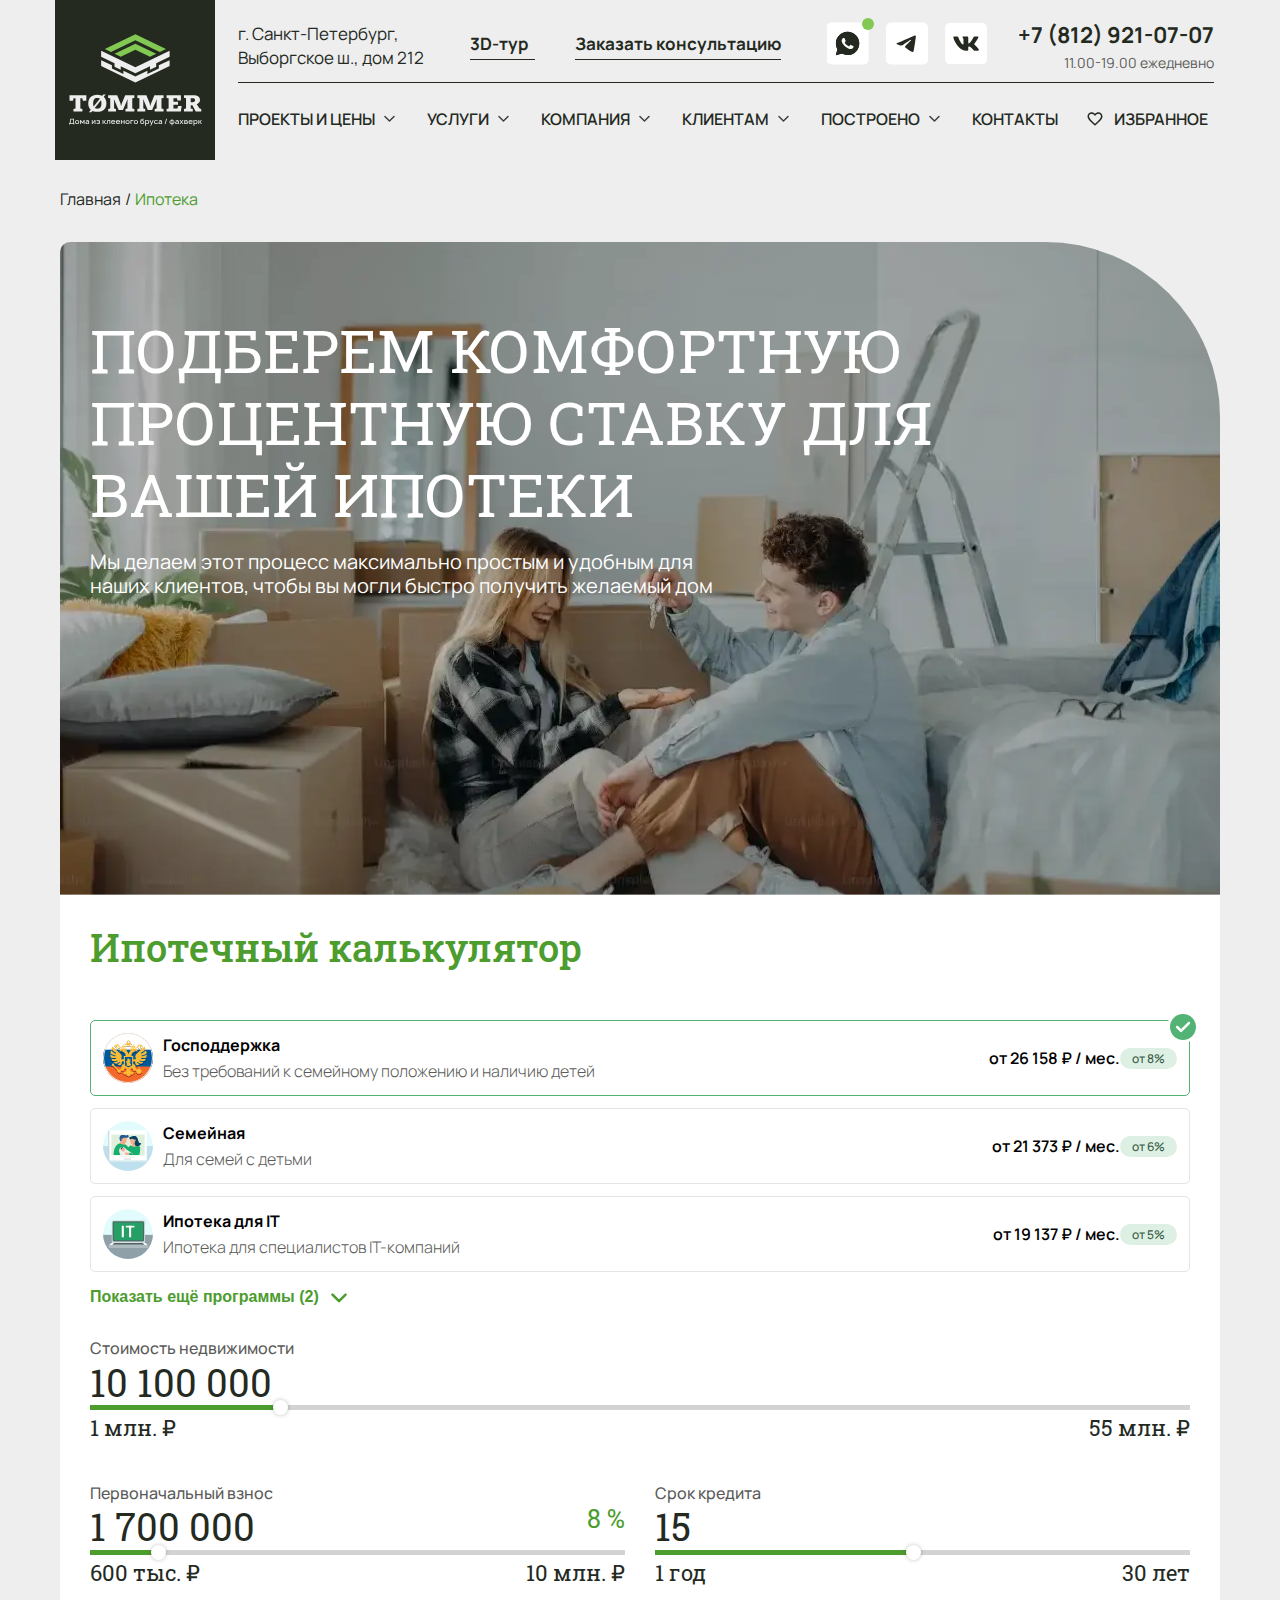
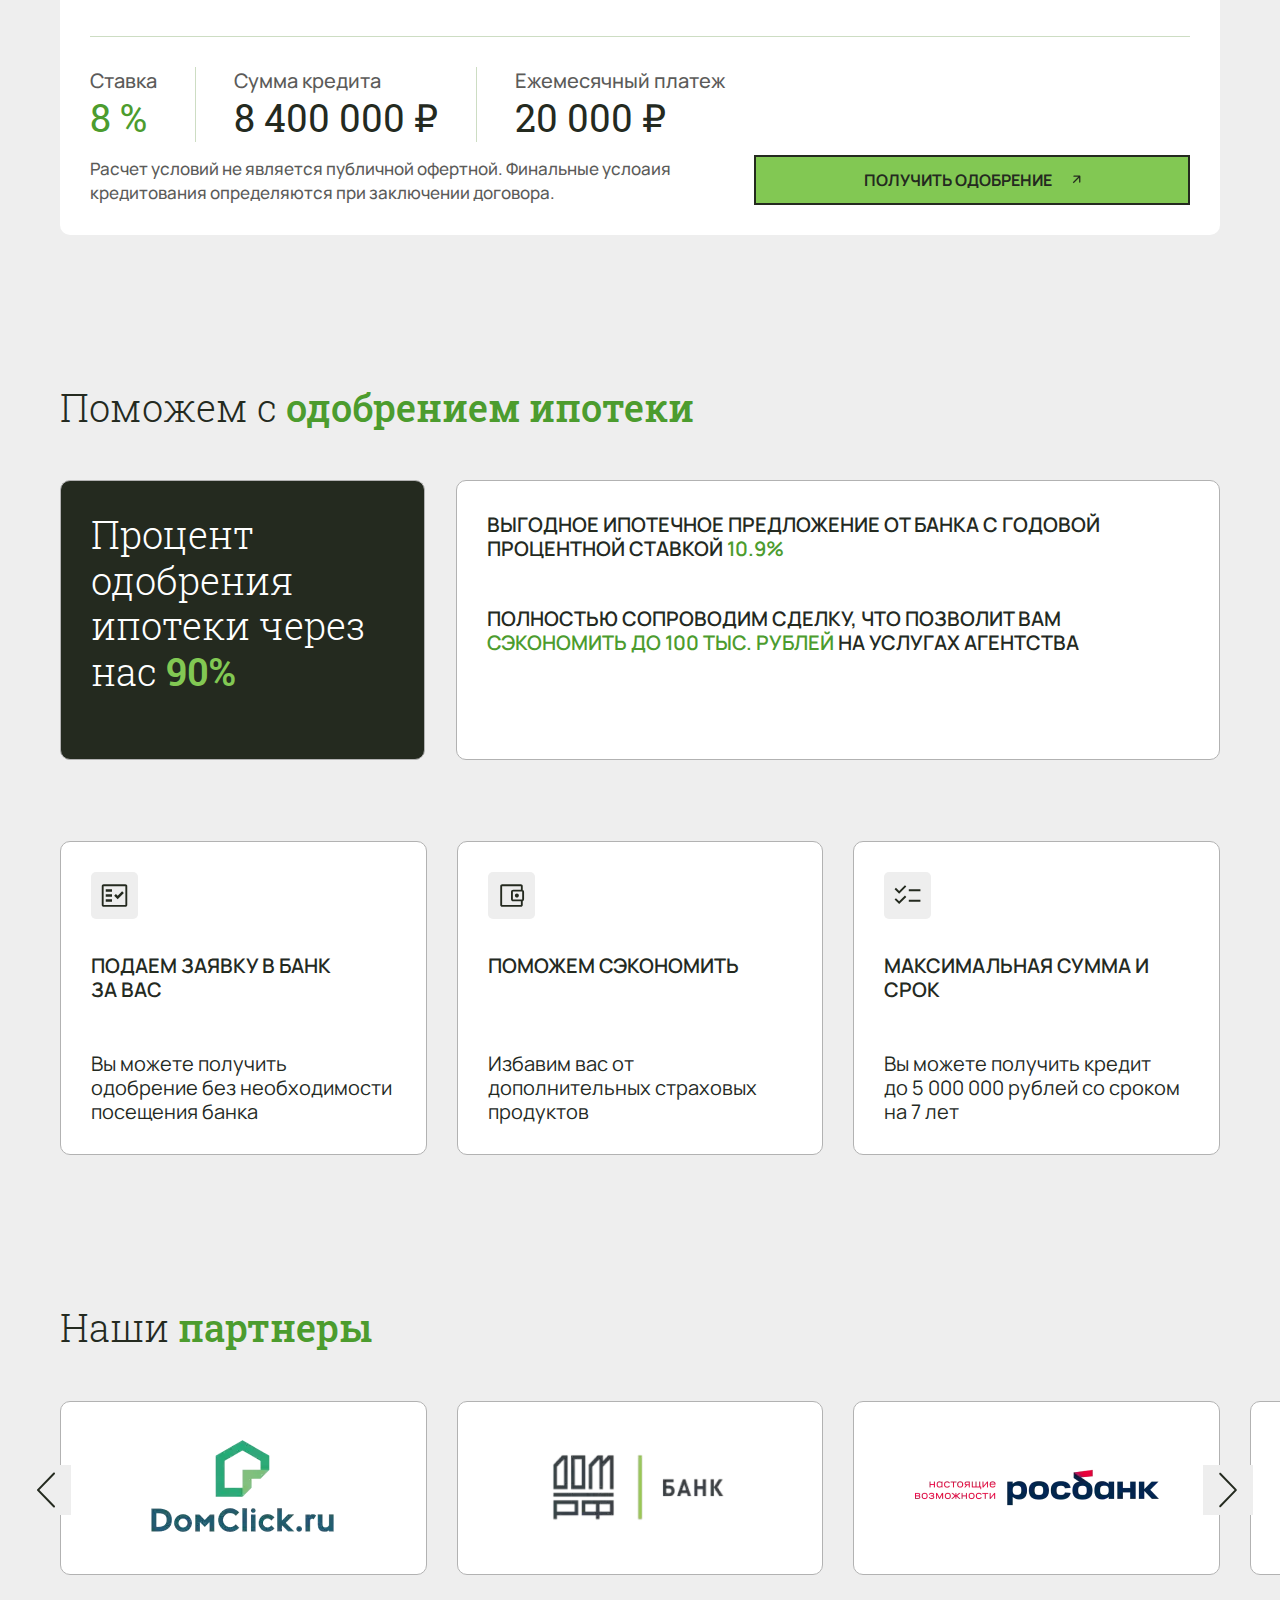
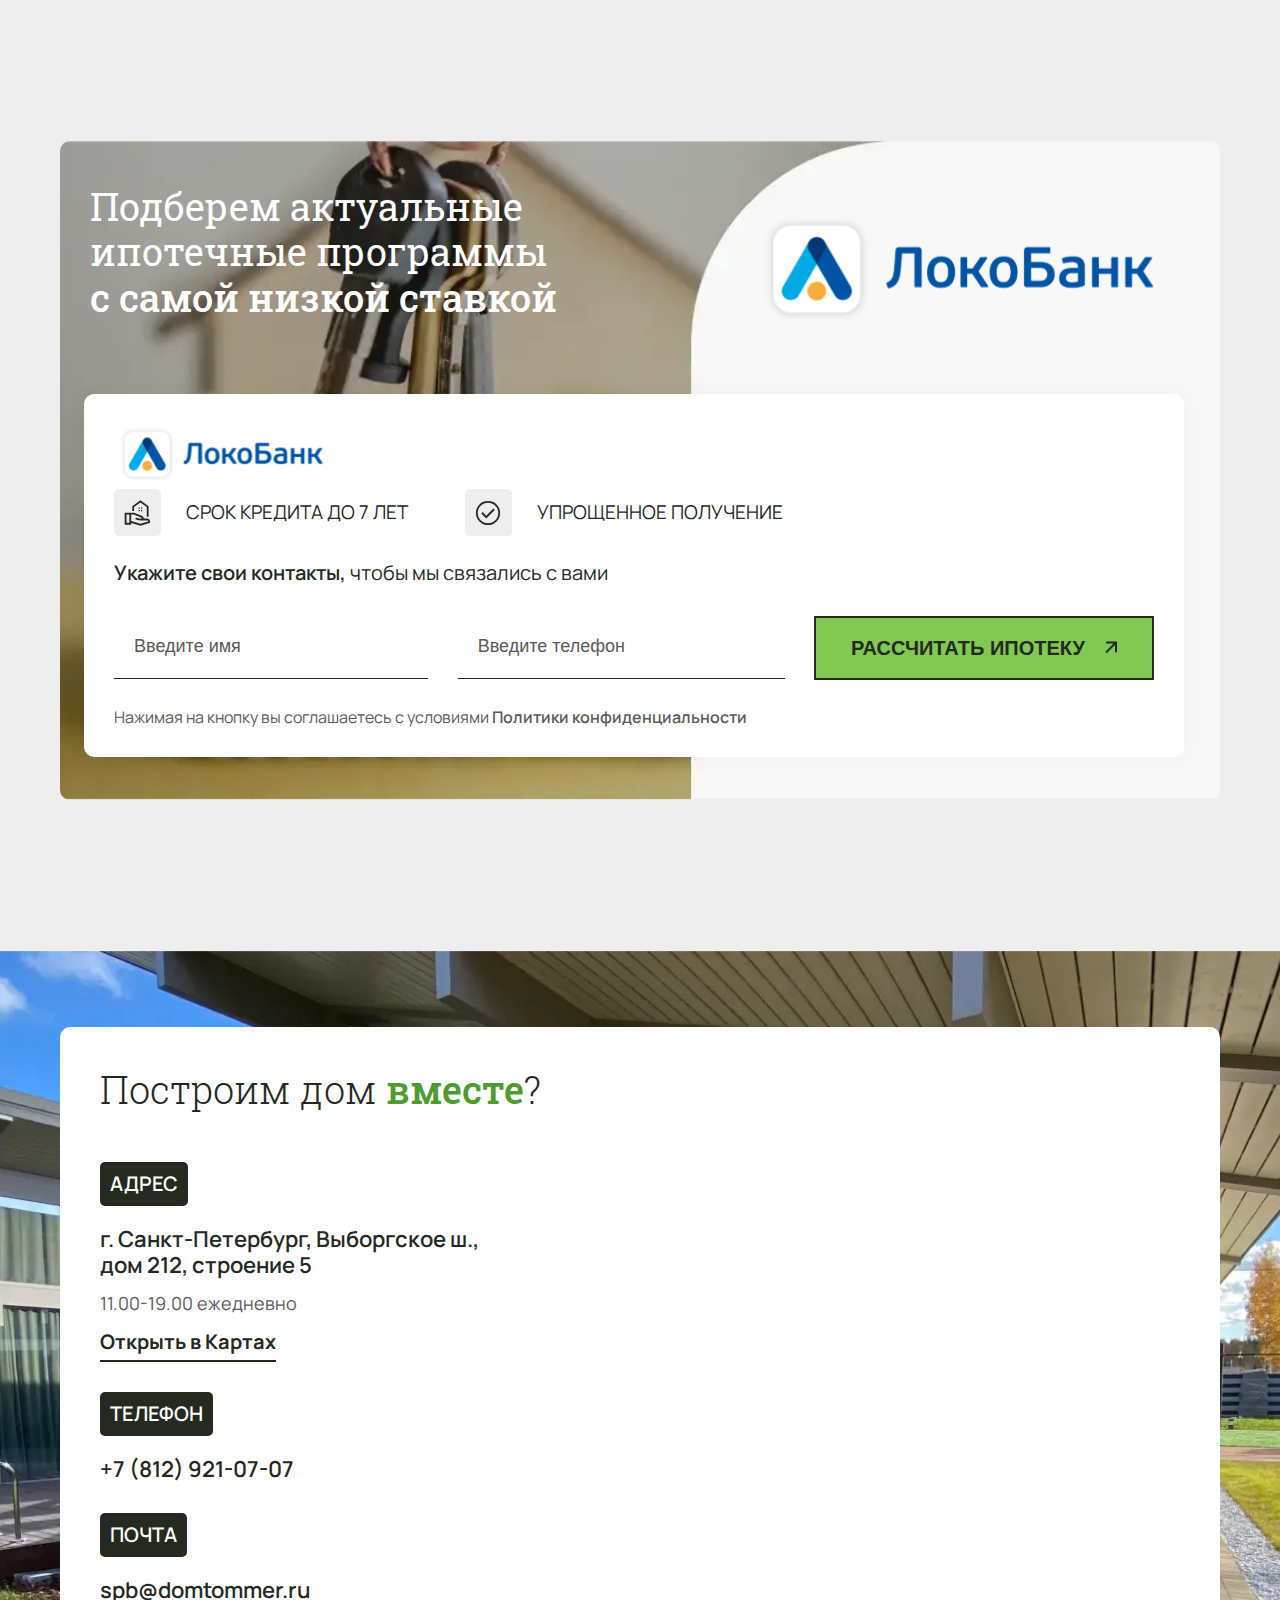
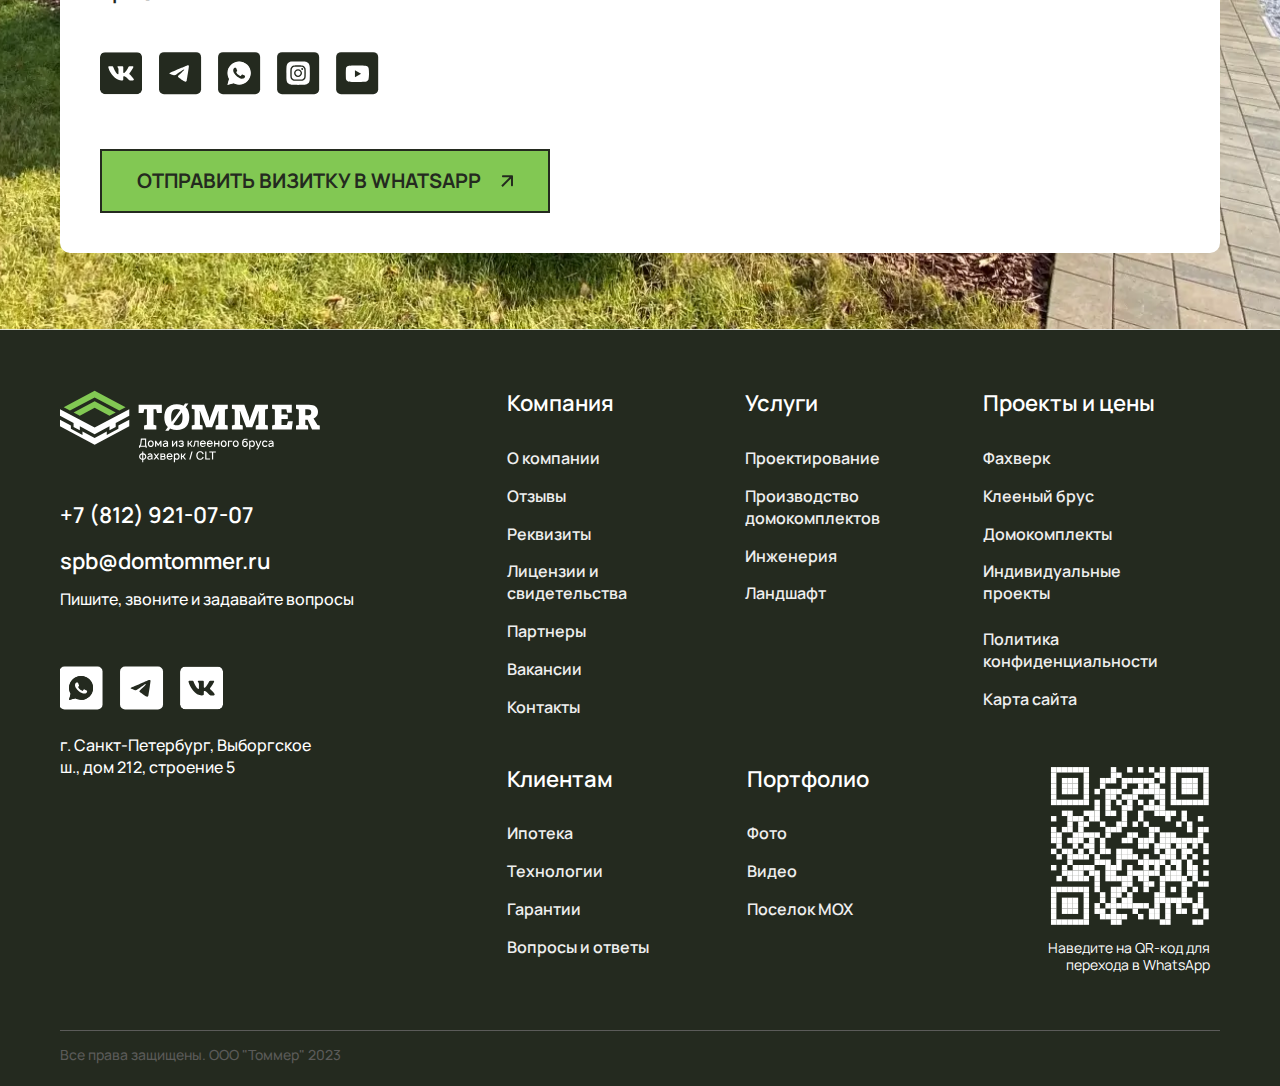
<file: mortgage.html>
<!DOCTYPE html>
<html lang="en">
<head>
  <meta charset="UTF-8">
  <meta name="viewport" content="width=device-width, initial-scale=1.0">
  <title>Tommer</title>

  <link rel="preconnect" href="https://fonts.googleapis.com">
  <link rel="preconnect" href="https://fonts.gstatic.com" crossorigin>
  <link href="https://fonts.googleapis.com/css2?family=Inter:wght@400;500&family=Manrope:wght@400;500;600;700&family=Roboto+Slab:wght@300;400;500;600&display=swap" rel="stylesheet">

  <!-- Link Swiper's CSS -->
  <link rel="stylesheet" href="https://cdn.jsdelivr.net/npm/swiper@11/swiper-bundle.min.css" />
  <!-- add style -->
  <link rel="stylesheet" href="./css/style.css">
</head>
<body>
  <div class="wrapper">

    <!-- Header -->
    <header>
      <div class="main_container">
        <a href="#" class="logo">
          <img src="./images/head_logo.svg" width="133" height="92" alt="">
          <!-- <img src="./images/head_logo_mobile.svg" class="mobile" width="129" height="129" alt=""> -->
        </a>
        <div class="menues">
          <div class="menu_top">
            <div class="address">г. Санкт-Петербург, <br> Выборгское ш., дом 212</div>
            <ul class="texts">
              <li class="text text_1">
                <a href="#">3D-тур</a>
              </li>
              <li class="text">
                <a href="#">Заказать консультацию</a>
              </li>
            </ul>
            <div class="menu_top_right">
              <ul class="social_links">
                <li>
                  <a href="#">
                    <span class="notification"></span>
                    <img src="./images/whatsapp_icon.svg" width="43" height="43" alt="">
                  </a>
                </li>
                <li>
                  <a href="#">
                    <img src="./images/Telegram.svg" width="43" height="43" alt="">
                  </a>
                </li>
                <li>
                  <a href="#">
                    <img src="./images/Vkontakte.svg" width="43" height="43" alt="">
                  </a>
                </li>
              </ul>
              <div class="phone">
                <a href="#">+7 (812) 921-07-07</a>
                <span>11.00-19.00 ежедневно</span>
              </div>
            </div>
            <button class="bars">
              <img src="./images/bars.svg" width="25" height="20" alt="">
            </button>
          </div>
          <div class="line"></div>
          <ul class="menu_bottom">
            <li class="nav_dropdown">
              <div class="nav_dropdown__head">
                <span>Проекты и цены</span>
                <img src="./images/chevron_bottom.svg" width="19" height="19" alt="">
              </div>
              <ul class="nav_dropdown__body">
                <li>
                  <a href="#">Дома из клееного бруса</a>
                </li>
                <li>
                  <a href="#">Бани из клееного бруса</a>
                </li>
                <li>
                  <a href="#">Фахверк дома</a>
                </li>
                <li>
                  <a href="#">Фахверк бани</a>
                </li>
              </ul>
            </li>
            <li class="nav_dropdown">
              <div class="nav_dropdown__head">
                <span>Услуги</span>
                <img src="./images/chevron_bottom.svg" width="19" height="19" alt="">
              </div>
              <ul class="nav_dropdown__body">
                <li>
                  <a href="#">Проектирования</a>
                </li>
                <li>
                  <a href="#">Инженерные коммуникации</a>
                </li>
                <li>
                  <a href="#">Ландшафт</a>
                </li>
              </ul>
            </li>
            <li class="nav_dropdown">
              <div class="nav_dropdown__head">
                <span>Компания</span>
                <img src="./images/chevron_bottom.svg" width="19" height="19" alt="">
              </div>
              <ul class="nav_dropdown__body">
                <li>
                  <a href="#">О компании</a>
                </li>
                <li>
                  <a href="#">Отзывы</a>
                </li>
                <li>
                  <a href="#">Сертификаты</a>
                </li>
                <li>
                  <a href="#">Вакансии</a>
                </li>
                <li>
                  <a href="#">Производство</a>
                </li>
              </ul>
            </li>
            <li class="nav_dropdown">
              <div class="nav_dropdown__head">
                <span>Клиентам</span>
                <img src="./images/chevron_bottom.svg" width="19" height="19" alt="">
              </div>
              <ul class="nav_dropdown__body">
                <li>
                  <a href="#">Расчет ипотеки</a>
                </li>
                <li>
                  <a href="#">Калькулятор строительства</a>
                </li>
                <li>
                  <a href="#">Технологии</a>
                </li>
                <li>
                  <a href="#">Гарантии</a>
                </li>
                <li>
                  <a href="#">Частые-вопросы</a>
                </li>
              </ul>
            </li>
            <li class="nav_dropdown">
              <div class="nav_dropdown__head">
                <span>Построено</span>
                <img src="./images/chevron_bottom.svg" width="19" height="19" alt="">
              </div>
              <ul class="nav_dropdown__body">
                <li>
                  <a href="#">Все объекты</a>
                </li>
                <li>
                  <a href="#">Поселок МОХ</a>
                </li>
              </ul>
            </li>
            <li>
              <a href="#">Контакты</a>
            </li>
            <li>
              <a href="#" class="last">
                <img src="./images/heart_icon.svg" width="18" height="18" alt="">
                <span>Избранное</span>
              </a>
            </li>
          </ul>
        </div>
      </div>
    </header>

    <!-- Mobile menu -->
    <div class="mobile_menu_wrapper">
      <div class="mobile_menu_bg"></div>
      <div class="mobile_menu">
        <div class="mobile_menu_top">
          <a href="#" class="logo">
            <img src="./images/head_logo_mobile.svg" alt="">
          </a>
          <button class="close">&times;</button>
        </div>
        <ul class="mobile_menu_bottom">
          <li class="nav_dropdown">
            <div class="nav_dropdown__head">
              <span>Проекты и цены</span>
              <img src="./images/chevron_bottom.svg" width="19" height="19" alt="">
            </div>
            <ul class="nav_dropdown__body">
              <li>
                <a href="#">Дома из клееного бруса</a>
              </li>
              <li>
                <a href="#">Бани из клееного бруса</a>
              </li>
              <li>
                <a href="#">Фахверк дома</a>
              </li>
              <li>
                <a href="#">Фахверк бани</a>
              </li>
            </ul>
          </li>
          <li class="nav_dropdown">
            <div class="nav_dropdown__head">
              <span>Услуги</span>
              <img src="./images/chevron_bottom.svg" width="19" height="19" alt="">
            </div>
            <ul class="nav_dropdown__body">
              <li>
                <a href="#">Проектирования</a>
              </li>
              <li>
                <a href="#">Инженерные коммуникации</a>
              </li>
              <li>
                <a href="#">Ландшафт</a>
              </li>
            </ul>
          </li>
          <li class="nav_dropdown">
            <div class="nav_dropdown__head">
              <span>Компания</span>
              <img src="./images/chevron_bottom.svg" width="19" height="19" alt="">
            </div>
            <ul class="nav_dropdown__body">
              <li>
                <a href="#">О компании</a>
              </li>
              <li>
                <a href="#">Отзывы</a>
              </li>
              <li>
                <a href="#">Сертификаты</a>
              </li>
              <li>
                <a href="#">Вакансии</a>
              </li>
              <li>
                <a href="#">Производство</a>
              </li>
            </ul>
          </li>
          <li class="nav_dropdown">
            <div class="nav_dropdown__head">
              <span>Клиентам</span>
              <img src="./images/chevron_bottom.svg" width="19" height="19" alt="">
            </div>
            <ul class="nav_dropdown__body">
              <li>
                <a href="#">Расчет ипотеки</a>
              </li>
              <li>
                <a href="#">Калькулятор строительства</a>
              </li>
              <li>
                <a href="#">Технологии</a>
              </li>
              <li>
                <a href="#">Гарантии</a>
              </li>
              <li>
                <a href="#">Частые-вопросы</a>
              </li>
            </ul>
          </li>
          <li class="nav_dropdown">
            <div class="nav_dropdown__head">
              <span>Построено</span>
              <img src="./images/chevron_bottom.svg" width="19" height="19" alt="">
            </div>
            <ul class="nav_dropdown__body">
              <li>
                <a href="#">Все объекты</a>
              </li>
              <li>
                <a href="#">Поселок МОХ</a>
              </li>
            </ul>
          </li>
          <li>
            <a href="#">Контакты</a>
          </li>
          <li>
            <a href="#" class="last">
              <img src="./images/heart_icon.svg" width="18" height="18" alt="">
              <span>Избранное</span>
            </a>
          </li>
        </ul>
      </div>
    </div>
    <!-- Mobile menu end -->
    <!-- Header end -->

    <!-- Breadcrumb -->
    <div class="main_container">
        <ul class="breadcrumbs">
            <li>
                <a href="/">Главная</a>
            </li>
            <li>/</li>
            <li>
                <span>Ипотека</span>
            </li>
        </ul>
    </div>
    <!-- Breadcrumb end -->

    <!-- Mortgage home -->
    <section class="mortgage_home">
        <div class="main_container">
            <div class="mortgage_home__top">
                <h1 class="main_title">Подберем комфортную процентную ставку для вашей ипотеки</h1>
                <p>Мы делаем этот процесс максимально простым и удобным для наших клиентов, чтобы вы могли быстро получить желаемый дом</p>
            </div>
            <div class="mortgage_home_content">
                <h2 class="sec-title"><span>Ипотечный калькулятор</span></h2>

                <ul class="mortgage_programs">
                  <ul class="mortgage_programs__item show active">
                    <input type="radio" name="mortgage" checked>
                    <div class="mortgage_programs__item_in">
                      <div class="left_block">
                        <img src="./images/mortgages_item_1.svg" alt="">
                        <div class="name_wrap">
                          <div class="name">
                            <h3>Господдержка</h3>
                            <p>Без требований к семейному положению и наличию детей</p>
                          </div>
                          <div class="price">от 26 158 ₽ / мес.</div>
                        </div>
                      </div>
                      <div class="percentage">от 8%</div>
                    </div>
                    <p class="mobile">Без требований к семейному положению и наличию детей</p>
                    <img src="./images/radio_select_icon.svg" alt="" class="select_icon">
                  </ul>
                  <ul class="mortgage_programs__item show">
                    <input type="radio" name="mortgage">
                    <div class="mortgage_programs__item_in">
                      <div class="left_block">
                        <img src="./images/mortgages_item_2.svg" alt="">
                        <div class="name_wrap">
                          <div class="name">
                            <h3>Семейная</h3>
                            <p>Для семей с детьми</p>
                          </div>
                          <div class="price">от 21 373 ₽ / мес.</div>
                        </div>
                      </div>
                      <div class="percentage">от 6%</div>
                    </div>
                    <p class="mobile">Для семей с детьми</p>
                    <img src="./images/radio_select_icon.svg" alt="" class="select_icon">
                  </ul>
                  <ul class="mortgage_programs__item show">
                    <input type="radio" name="mortgage">
                    <div class="mortgage_programs__item_in">
                      <div class="left_block">
                        <img src="./images/mortgages_item_3.svg" alt="">
                        <div class="name_wrap">
                          <div class="name">
                            <h3>Ипотека для IT</h3>
                            <p>Ипотека для специалистов IT-компаний</p>
                          </div>
                          <div class="price">от 19 137 ₽ / мес.</div>
                        </div>
                      </div>
                      <div class="percentage">от 5%</div>
                    </div>
                    <p class="mobile">Ипотека для специалистов IT-компаний</p>
                    <img src="./images/radio_select_icon.svg" alt="" class="select_icon">
                  </ul>
                  <ul class="mortgage_programs__item">
                    <input type="radio" name="mortgage">
                    <div class="mortgage_programs__item_in">
                      <div class="left_block">
                        <img src="./images/mortgages_item_4.svg" alt="">
                        <div class="name_wrap">
                          <div class="name">
                            <h3>Базовая на строительство дома</h3>
                            <p>По программе можно взять ипотеку на земельный участок и строительство жилого дома</p>
                          </div>
                          <div class="price">от 47 232 ₽ / мес.</div>
                        </div>
                      </div>
                      <div class="percentage">от 15,6%</div>
                    </div>
                    <p class="mobile">По программе можно взять ипотеку на земельный участок и строительство жилого дома</p>
                    <img src="./images/radio_select_icon.svg" alt="" class="select_icon">
                  </ul>
                  <ul class="mortgage_programs__item">
                    <input type="radio" name="mortgage">
                    <div class="mortgage_programs__item_in">
                      <div class="left_block">
                        <img src="./images/mortgages_item_5.svg" alt="">
                        <div class="name_wrap">
                          <div class="name">
                            <h3>Базовая для участка</h3>
                            <p>По программе можно взять ипотеку на земельный участок и любые постройки</p>
                          </div>
                          <div class="price">от 48 141 ₽ / мес.</div>
                        </div>
                      </div>
                      <div class="percentage">от 15,9%</div>
                    </div>
                    <p class="mobile">По программе можно взять ипотеку на земельный участок и любые постройки</p>
                    <img src="./images/radio_select_icon.svg" alt="" class="select_icon">
                  </ul>
                </ul>

                <button class="show_more">
                  <span>Показать ещё программы (2)</span>
                  <svg xmlns="http://www.w3.org/2000/svg" fill="currentColor" viewBox="0 0 16 16">
                    <path d="M3.41 5.3A1 1 0 0 0 2 6.7L7.3 12a1 1 0 0 0 1.4 0L14 6.7a1 1 0 0 0-1.41-1.4L8.35 9.52a.5.5 0 0 1-.7 0L3.4 5.29z"></path>
                  </svg>
                </button>

                <div class="range">
                    <div class="range_subtitle">Стоимость недвижимости</div>
                    <div class="value">0</div>
                    <div class="range_input">
                        <div class="range_line"></div>
                        <input type="range" min="1000000" max="55000000" value="10100000" />
                    </div>
                    <div class="range_foot">
                        <div>1 млн. ₽</div>
                        <div>55 млн. ₽</div>
                    </div>
                </div>
                <div class="range_wrap">
                    <div class="range">
                        <div class="range_subtitle">Первоначальный взнос</div>
                        <div class="value_wrap">
                            <div class="value">0</div>
                            <div class="value_part">8 %</div>
                        </div>
                        <div class="range_input">
                            <div class="range_line"></div>
                            <input type="range" min="600000" max="10000000" value="1700000" />
                        </div>
                        <div class="range_foot">
                            <div>600 тыс. ₽</div>
                            <div>10 млн. ₽</div>
                        </div>
                    </div>
                    <div class="range">
                        <div class="range_subtitle">Срок кредита</div>
                        <div class="value">0</div>
                        <div class="range_input">
                            <div class="range_line"></div>
                            <input type="range" min="1" max="30" value="15" />
                        </div>
                        <div class="range_foot">
                            <div>1 год</div>
                            <div>30 лет</div>
                        </div>
                    </div>
                </div>

                <div class="mortgage_home_content__foot">
                    <div class="amount">
                        <div class="amount_item">
                            <div class="amount_name">Ставка</div>
                            <div class="amount_value">8 %</div>
                        </div>
                        <div class="amount_line"></div>
                        <div class="amount_item">
                            <div class="amount_name">Сумма кредита</div>
                            <div class="amount_value">8 400 000 ₽</div>
                        </div>
                        <div class="amount_line"></div>
                        <div class="amount_item">
                            <div class="amount_name">Ежемесячный платеж</div>
                            <div class="amount_value">20 000 ₽</div>
                        </div>
                    </div>
                    <div class="description">
                        <p>Расчет условий не является публичной офертной. Финальные услоаия кредитования определяются при заключении договора.</p>
                        <a href="#" class="success-link">
                            <span>Получить одобрение</span>
                            <svg xmlns="http://www.w3.org/2000/svg" width="9" height="9" viewBox="0 0 9 9" fill="none">
                                <path d="M8.38801 1.23056C8.38801 0.876533 8.10101 0.589533 7.74697 0.589533L1.97769 0.589533C1.62366 0.589533 1.33666 0.876532 1.33666 1.23056C1.33666 1.5846 1.62366 1.8716 1.97769 1.8716L7.10594 1.8716L7.10594 6.99985C7.10594 7.35388 7.39294 7.64088 7.74697 7.64088C8.10101 7.64088 8.38801 7.35388 8.38801 6.99985L8.38801 1.23056ZM1.70523 8.17886L8.20025 1.68384L7.2937 0.777287L0.798675 7.27231L1.70523 8.17886Z" fill="#242A1F"/>
                            </svg>
                        </a>
                    </div>
                </div>
            </div>
        </div>
    </section>
    <!-- Mortgage home end -->
    
    <!-- Mortgage card -->
    <section class="mortgage_card">
        <div class="main_container">
            <h2 class="sec-title">Поможем с <span>одобрением ипотеки</span></h2>
            <div class="card_top">
                <div class="card_left">
                    Процент одобрения ипотеки через нас <span>90%</span>
                </div>
                <div class="card_right">
                    <h3>Выгодное ипотечное предложение от банка с годовой процентной ставкой <span>10.9%</span></h3>
                    <h3>Полностью сопроводим сделку, что позволит вам <span>сэкономить до 100 тыс. рублей</span> на услугах агентства</h3>
                </div>
            </div>
            <div class="card_bottom">
                <div class="card_item">
                    <img src="./images/mortgage_card_item_1.svg" alt="">
                    <h3>Подаем заявку в банк за вас</h3>
                    <p>Вы можете получить одобрение без необходимости посещения банка</p>
                </div>
                <div class="card_item">
                    <img src="./images/mortgage_card_item_2.svg" alt="">
                    <h3>Поможем сэкономить</h3>
                    <p>Избавим вас от дополнительных страховых продуктов</p>
                </div>
                <div class="card_item">
                    <img src="./images/mortgage_card_item_3.svg" alt="">
                    <h3>Максимальная сумма и срок</h3>
                    <p>Вы можете получить кредит до 5 000 000 рублей со сроком на 7 лет</p>
                </div>
            </div>
        </div>
    </section>
    <!-- Mortgage card end -->

    <!-- Our partners -->
    <section class="our_partners">
        <div class="main_container">
            <h2 class="sec-title">Наши <span>партнеры</span></h2>
            <div class="cards_wrap">
              <button class="btn prev_btn">
                <svg xmlns="http://www.w3.org/2000/svg" width="18" height="36" viewBox="0 0 18 36" fill="none">
                  <path fill-rule="evenodd" clip-rule="evenodd" d="M0.237589 18.6536C-0.0933105 18.2548 -0.0757024 17.6544 0.290413 17.2771C0.328775 17.2376 0.369514 17.202 0.412156 17.1703L16.316 0.781265C16.7006 0.384918 17.3242 0.384918 17.7088 0.781265C18.0934 1.17761 18.0934 1.82022 17.7088 2.21657L2.38869 18.0041L17.7005 33.7831C18.0851 34.1794 18.0851 34.822 17.7005 35.2184C17.3159 35.6147 16.6923 35.6147 16.3077 35.2184L0.332463 18.7557C0.321024 18.745 0.30977 18.7339 0.298714 18.7225C0.277128 18.7003 0.256751 18.6773 0.237589 18.6536Z" fill="#242A1F"/>
                </svg>
              </button>
              <button class="btn next_btn">
                <svg xmlns="http://www.w3.org/2000/svg" width="18" height="36" viewBox="0 0 18 36" fill="none">
                  <path fill-rule="evenodd" clip-rule="evenodd" d="M15.5693 17.9998L0.481754 2.37875C0.0980721 1.9815 0.0980721 1.33743 0.481754 0.940182C0.865435 0.542931 1.4875 0.542931 1.87119 0.940182L17.5189 17.1412C17.745 17.3754 17.8379 17.6953 17.7974 17.9998C17.8379 18.3044 17.745 18.6243 17.5189 18.8584L1.87119 35.0595C1.4875 35.4567 0.865435 35.4567 0.481754 35.0595C0.0980721 34.6622 0.0980721 34.0182 0.481754 33.6209L15.5693 17.9998Z" fill="#242A1F"/>
                </svg>
              </button>
              <div class="swiper our_partners_card">
                <div class="swiper-wrapper">
                  <div class="swiper-slide">
                    <div class="card_item">
                      <img src="./images/our_parters_1.webp" alt="">
                    </div>
                  </div>
                  <div class="swiper-slide">
                    <div class="card_item">
                      <img src="./images/our_parters_2.webp" alt="">
                    </div>
                  </div>
                  <div class="swiper-slide">
                    <div class="card_item">
                      <img src="./images/our_parters_3.webp" alt="">
                    </div>
                  </div>
                  <div class="swiper-slide">
                    <div class="card_item">
                      <img src="./images/our_parters_4.webp" alt="">
                    </div>
                  </div>
                </div>
              </div>
            </div>
        </div>
    </section>
    <!-- Our partners end -->

    <!-- Our company -->
    <section id="our_company">
      <div class="main_container">
        <div class="bank_card">
          <div class="sec-light-title">Подберем актуальные ипотечные программы <span>с самой низкой ставкой</span></div>
          <img src="./images/bank_logo.svg" class="bank_logo" width="406" height="115" alt="">
          <form>
            <img src="./images/bank_logo.svg" width="217" height="60" alt="" class="bank_logo_mobile">
            <div class="form_head">
              <div class="head_item">
                <div class="img">
                  <img src="./images/form_icon_1.svg" width="30" height="30" alt="">
                </div>
                <span>срок кредита до 7 лет</span>
              </div>
              <div class="head_item">
                <div class="img">
                  <img src="./images/form_icon_2.svg" width="30" height="30" alt="">
                </div>
                <span>упрощенное получение</span>
              </div>
            </div>
            <label><span>Укажите свои контакты,</span> чтобы мы связались с вами</label>
            <div class="inputs">
              <input type="text" placeholder="Введите имя">
              <input type="tel" placeholder="Введите телефон">
              <button type="submit" class="success-link">
                <span>рассчитать ипотеку</span>
                <svg xmlns="http://www.w3.org/2000/svg" width="12" height="13" viewBox="0 0 12 13" fill="none">
                  <path d="M12.0009 1.50546C12.0009 0.95318 11.5532 0.505464 11.0009 0.505465L2.00088 0.505465C1.4486 0.505464 1.00088 0.95318 1.00088 1.50546C1.00088 2.05775 1.4486 2.50546 2.00088 2.50546L10.0009 2.50546L10.0009 10.5055C10.0009 11.0577 10.4486 11.5055 11.0009 11.5055C11.5532 11.5055 12.0009 11.0577 12.0009 10.5055L12.0009 1.50546ZM1.71883 12.2017L11.708 2.21257L10.2938 0.798358L0.304612 10.7875L1.71883 12.2017Z" fill="#242A1F"/>
                </svg>
              </button>
            </div>
            <div class="links">
              Нажимая на кнопку вы соглашаетесь с условиями <a href="#">Политики конфиденциальности</a>
            </div>
          </form>
        </div>
      </div>
    </section>
    <!-- Our company end -->

    <!-- Map -->
    <section id="map">
      <div class="main_container">
        <div class="map_content">
          <div class="map_left">
            <h2 class="sec-title">
              Построим дом <span>вместе</span>?
            </h2>
            <div class="address_wrapper">
              <div class="address_wrapper__item_top">
                <div class="dark-alert">Адрес</div>
                <div class="address">
                  <div class="map_subtitle">г. Санкт-Петербург, Выборгское ш., дом 212, строение 5</div>
                  <span>11.00-19.00 ежедневно</span>
                  <a href="https://yandex.uz/maps/-/CDq55Ii6" target="_blank">Открыть в Картах</a>
                </div>
              </div>
              <div class="address_wrapper__item_bottom">
                <div class="address_wrapper__phone">
                  <div class="dark-alert">Телефон</div>
                  <a href="#" class="map_subtitle phone">+7 (812) 921-07-07</a>
                </div>
                <div class="address_wrapper__email">
                  <div class="dark-alert">Почта</div>
                  <a href="#" class="map_subtitle email">spb@domtommer.ru</a>
                </div>
              </div>
            </div>
            <div class="map_left_foot">
              <ul>
                <li>
                  <a href="#">
                    <img src="./images/dark_icon_1.svg" width="43" height="43" alt="">
                  </a>
                </li>
                <li>
                  <a href="#">
                    <img src="./images/dark_icon_2.svg" width="43" height="43" alt="">
                  </a>
                </li>
                <li>
                  <a href="#">
                    <img src="./images/dark_icon_3.svg" width="43" height="43" alt="">
                  </a>
                </li>
                <li>
                  <a href="#">
                    <img src="./images/dark_icon_4.svg" width="43" height="43" alt="">
                  </a>
                </li>
                <li>
                  <a href="#">
                    <img src="./images/dark_icon_5.svg" width="43" height="43" alt="">
                  </a>
                </li>
              </ul>
              <a href="#" class="success-link">
                <span>Отправить визитку в Whatsapp </span>
                <svg xmlns="http://www.w3.org/2000/svg" width="12" height="12" viewBox="0 0 12 12" fill="none">
                  <path d="M11.9892 1.20615C11.9892 0.653863 11.5414 0.206148 10.9892 0.206148L1.98916 0.206148C1.43688 0.206148 0.989165 0.653863 0.989165 1.20615C0.989165 1.75843 1.43688 2.20615 1.98916 2.20615L9.98916 2.20615L9.98916 10.2061C9.98916 10.7584 10.4369 11.2061 10.9892 11.2061C11.5414 11.2061 11.9892 10.7584 11.9892 10.2061L11.9892 1.20615ZM1.70711 11.9024L11.6963 1.91325L10.2821 0.499041L0.292893 10.4882L1.70711 11.9024Z" fill="#242A1F"/>
                </svg>
              </a>
            </div>
          </div>
          <div class="map_wrapper">
            <iframe src="https://yandex.ru/map-widget/v1/?um=constructor%3Af7b8dafa566a4abdcf279e396acba8fcd3e3ba4075c6db2cbec3ed6035259a53&amp;source=constructor" width="595" height="816"></iframe>
          </div>
        </div>
      </div>
    </section>
    <!-- Map end -->

    <!-- Footer -->
    <footer>
      <div class="main_container">
        <div class="foot_top">
          <div class="social_links">
            <a href="#" class="logo">
              <img src="./images/footer_logo.svg" width="260" height="73" alt="">
            </a>
            <div class="location_wrapper">
              <ul class="socials_wrapper">
                <li class="link">
                  <a href="#">+7 (812) 921-07-07</a>
                </li>
                <li class="link email">
                  <a href="#">spb@domtommer.ru</a>
                </li>
                <li class="answer">
                  <a href="#">Пишите, звоните и задавайте вопросы</a>
                </li>
                <li class="socials">
                  <div>
                    <a href="#">
                      <img src="./images/whatsapp_icon.svg" width="44" height="44" alt="">
                    </a>
                    <a href="#">
                      <img src="./images/Telegram.svg" width="44" height="44" alt="">
                    </a>
                    <a href="#">
                      <img src="./images/Vkontakte.svg" width="44" height="44" alt="">
                    </a>
                  </div>
                </li>
                <li class="address">
                  <a href="#">г. Санкт-Петербург, Выборгское ш., дом 212, строение 5</a>
                </li>
              </ul>
              <div class="location">
                <a href="#">г. Санкт-Петербург, Выборгское ш., дом 212, строение 5</a>
              </div>
            </div>

          </div>
          <div class="nav_links">
            <div class="nav_links_top">
              <ul class="company">
                <li class="nav_link_title">Компания</li>
                <li>
                  <a href="#">О компании</a>
                </li>
                <li>
                  <a href="#">Отзывы</a>
                </li>
                <li>
                  <a href="#">Реквизиты</a>
                </li>
                <li>
                  <a href="#">Лицензии и свидетельства</a>
                </li>
                <li>
                  <a href="#">Партнеры</a>
                </li>
                <li>
                  <a href="#">Вакансии</a>
                </li>
                <li>
                  <a href="#">Контакты</a>
                </li>
              </ul>
              <ul class="services">
                <li class="nav_link_title">Услуги</li>
                <li>
                  <a href="#">Проектирование</a>
                </li>
                <li>
                  <a href="#">Производство домокомплектов</a>
                </li>
                <li>
                  <a href="#">Инженерия</a>
                </li>
                <li>
                  <a href="#">Ландшафт</a>
                </li>
              </ul>
              <ul class="client mobile">
                <li class="nav_link_title">Клиентам</li>
                <li>
                  <a href="#">Ипотека</a>
                </li>
                <li>
                  <a href="#">Технологии</a>
                </li>
                <li>
                  <a href="#">Гарантии</a>
                </li>
                <li>
                  <a href="#">Вопросы и ответы</a>
                </li>
              </ul>
              <ul class="prices">
                <li class="nav_link_title">Проекты и цены</li>
                <li>
                  <a href="#">Фахверк</a>
                </li>
                <li>
                  <a href="#">Клееный брус</a>
                </li>
                <li>
                  <a href="#">Домокомплекты</a>
                </li>
                <li>
                  <a href="#">Индивидуальные проекты</a>
                </li>
                <li>
                  <a class="politika" href="#">Политика конфиденциальности</a>
                </li>
                <li>
                  <a href="#">Карта сайта</a>
                </li>
              </ul>
            </div>
            <div class="nav_links_bottom">
              <ul class="client">
                <li class="nav_link_title">Клиентам</li>
                <li>
                  <a href="#">Ипотека</a>
                </li>
                <li>
                  <a href="#">Технологии</a>
                </li>
                <li>
                  <a href="#">Гарантии</a>
                </li>
                <li>
                  <a href="#">Вопросы и ответы</a>
                </li>
              </ul>
              <ul class="portfolio">
                <li class="nav_link_title">Портфолио</li>
                <li>
                  <a href="#">Фото </a>
                </li>
                <li>
                  <a href="#">Видео</a>
                </li>
                <li>
                  <a href="#">Поселок МОХ</a>
                </li>
              </ul>
              <div class="qr_code">
                <img src="./images/qr_code.svg" width="160" height="161" alt="">
                <span>Наведите на QR-код для перехода в WhatsApp</span>
              </div>
            </div>
          </div>
        </div>
        <div class="foot_bottom">
          Все права защищены. ООО "Томмер" 2023
        </div>
      </div>
    </footer>
    <!-- Footer end -->
  </div>

  <!-- Swiper JS -->
  <script src="https://cdn.jsdelivr.net/npm/swiper@11/swiper-bundle.min.js"></script>
  <script src="./js/main.js"></script>
</body>
</html>
</file>
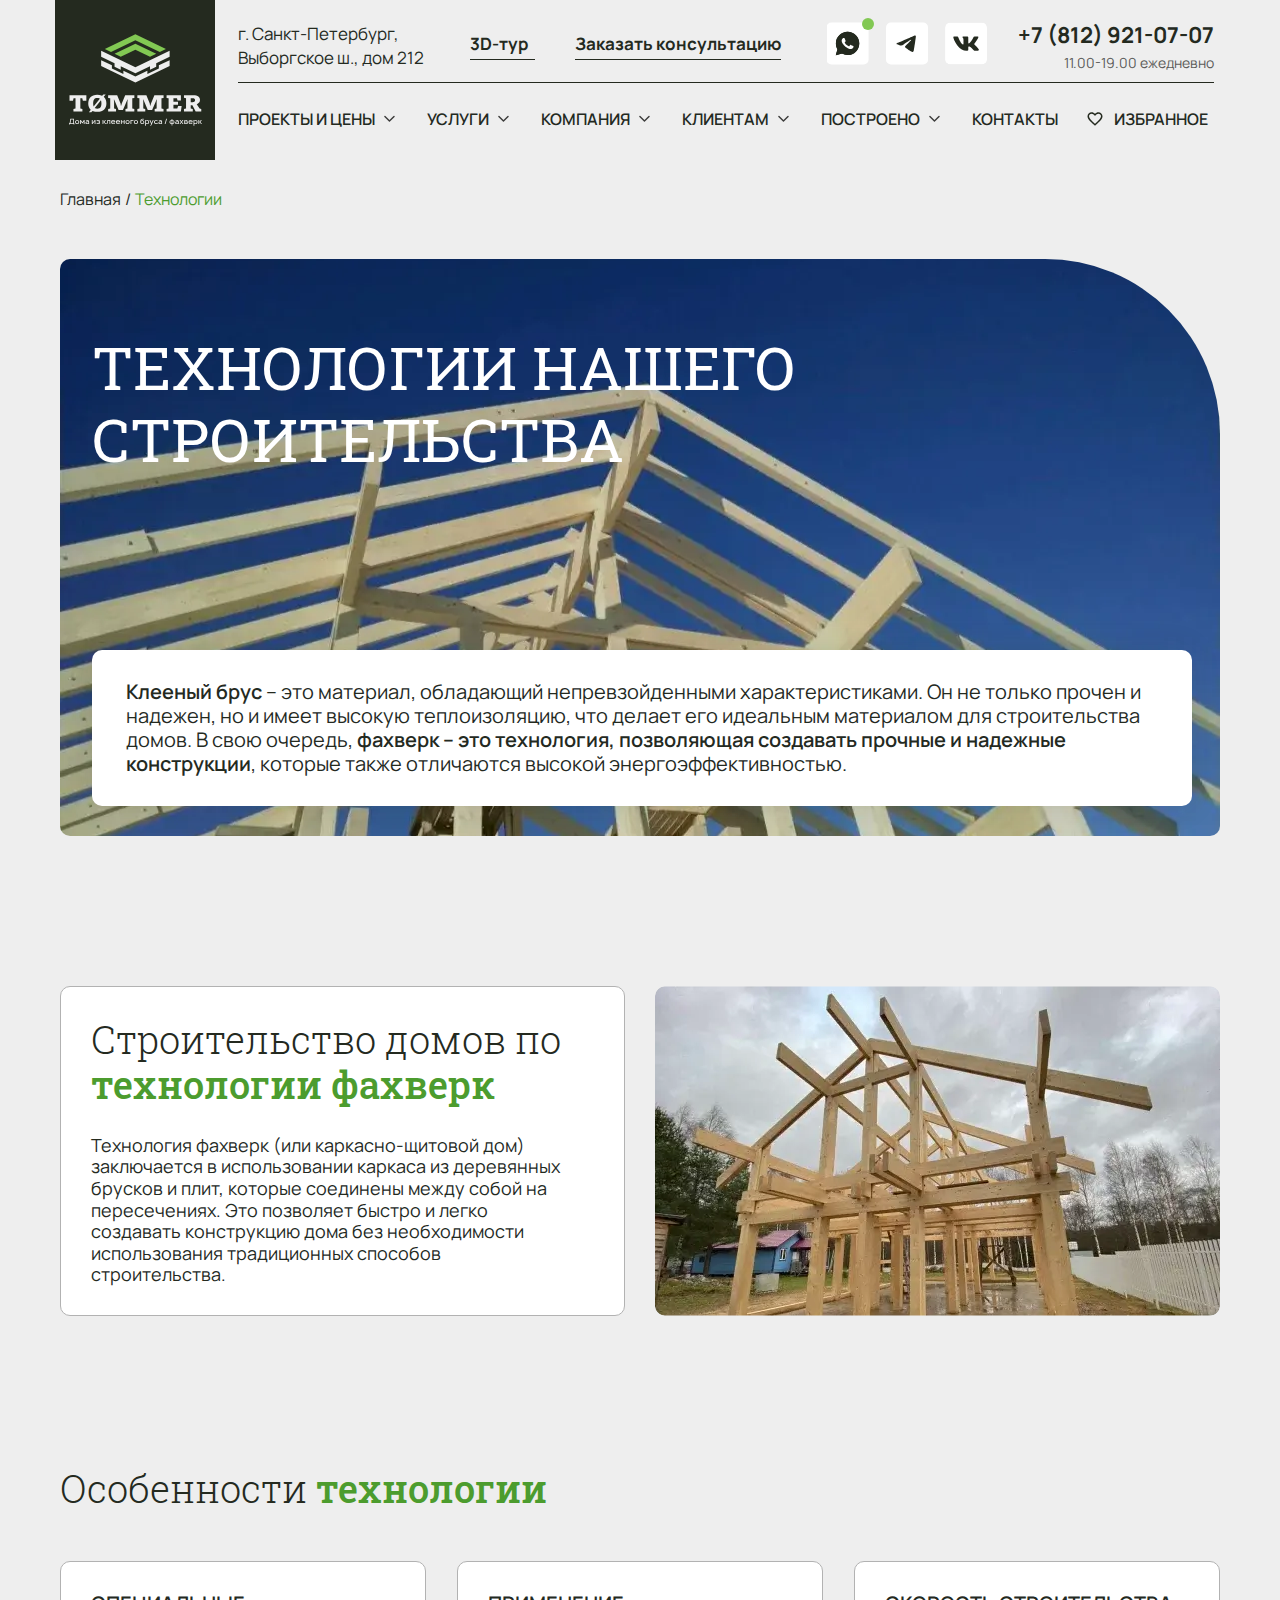
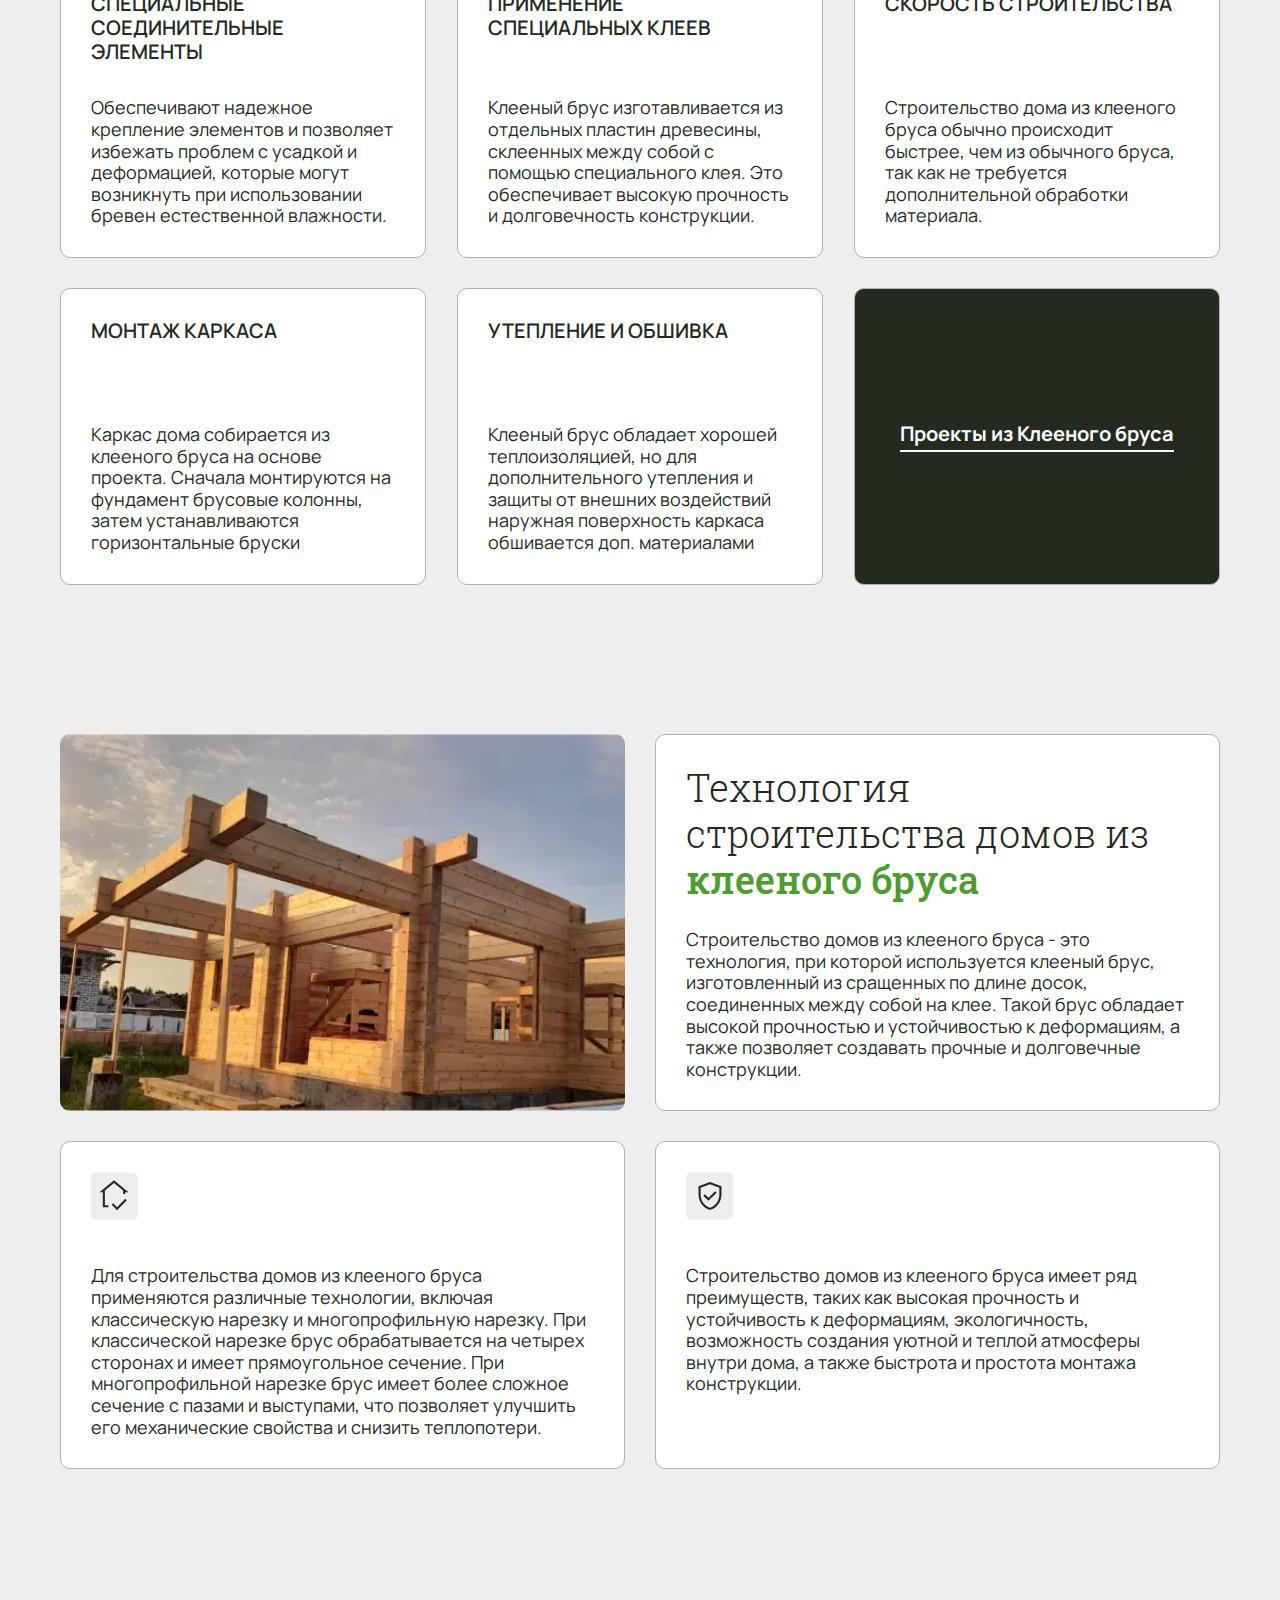
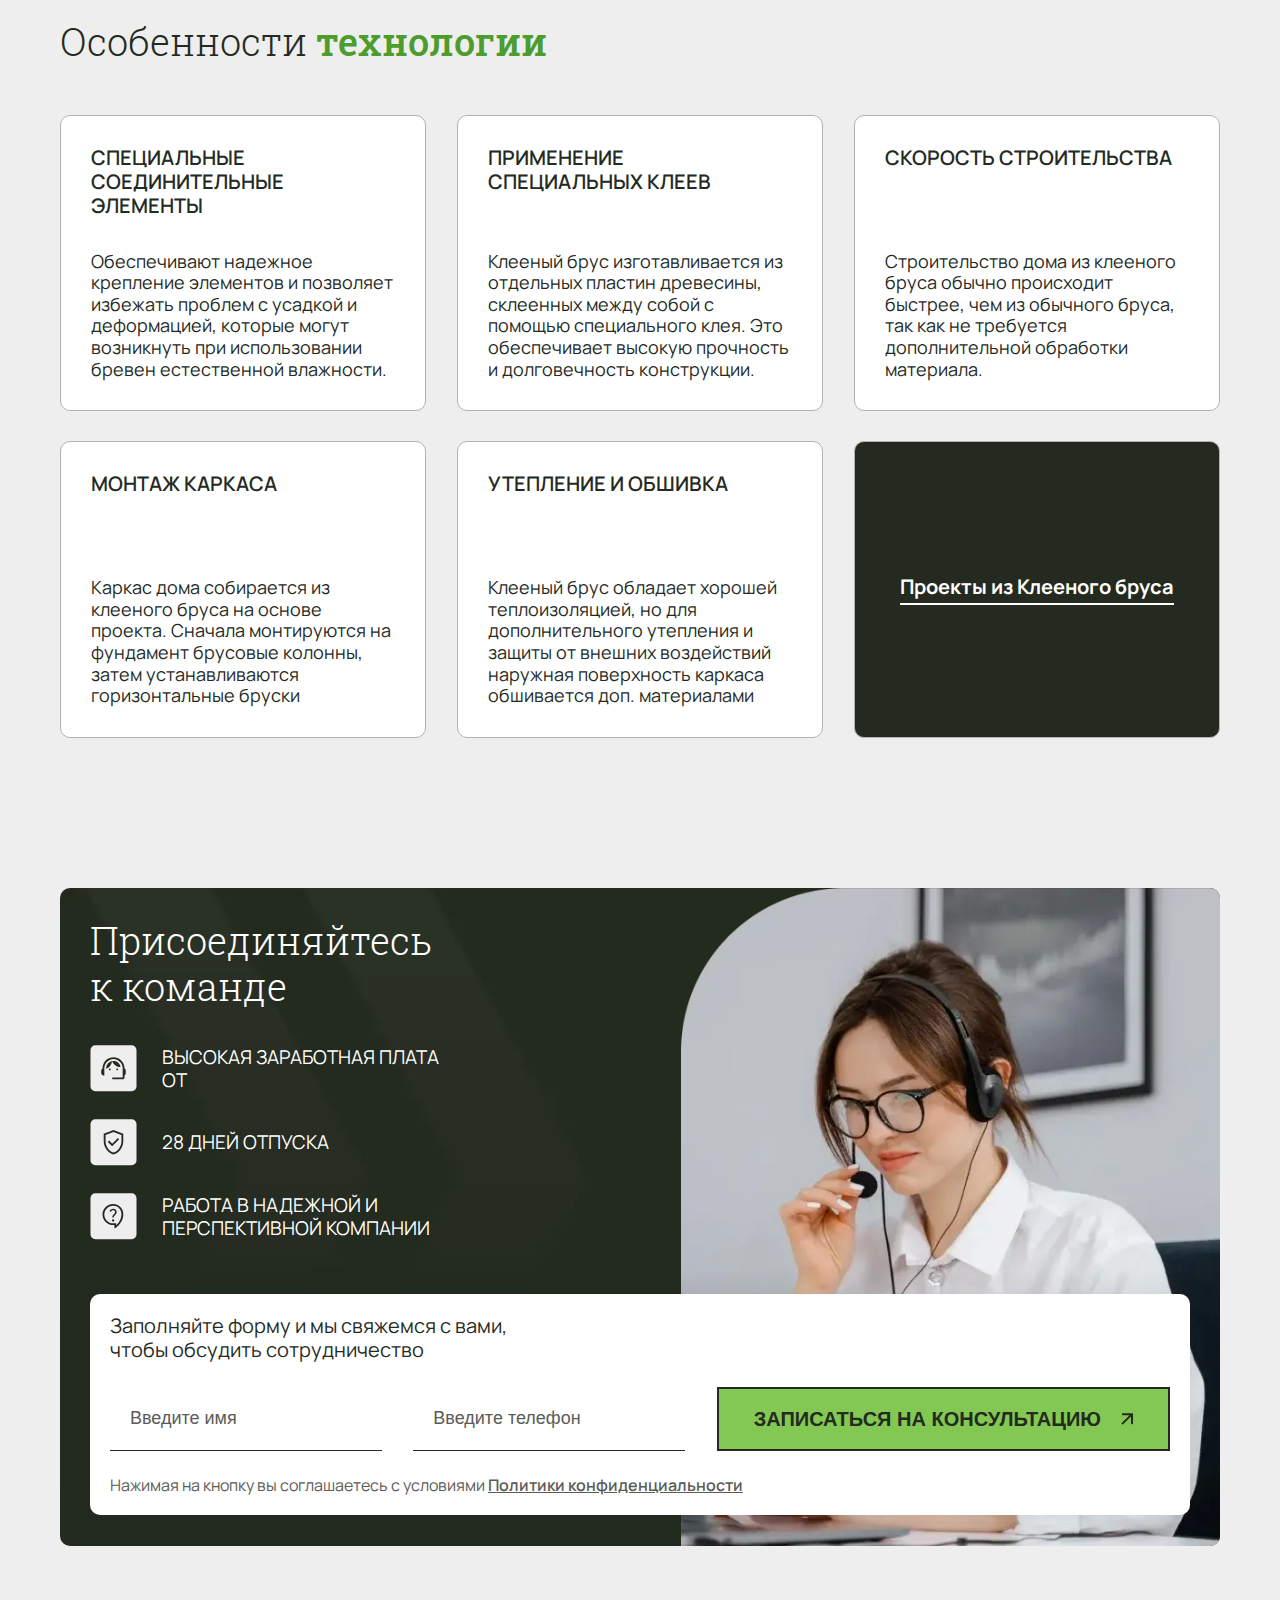
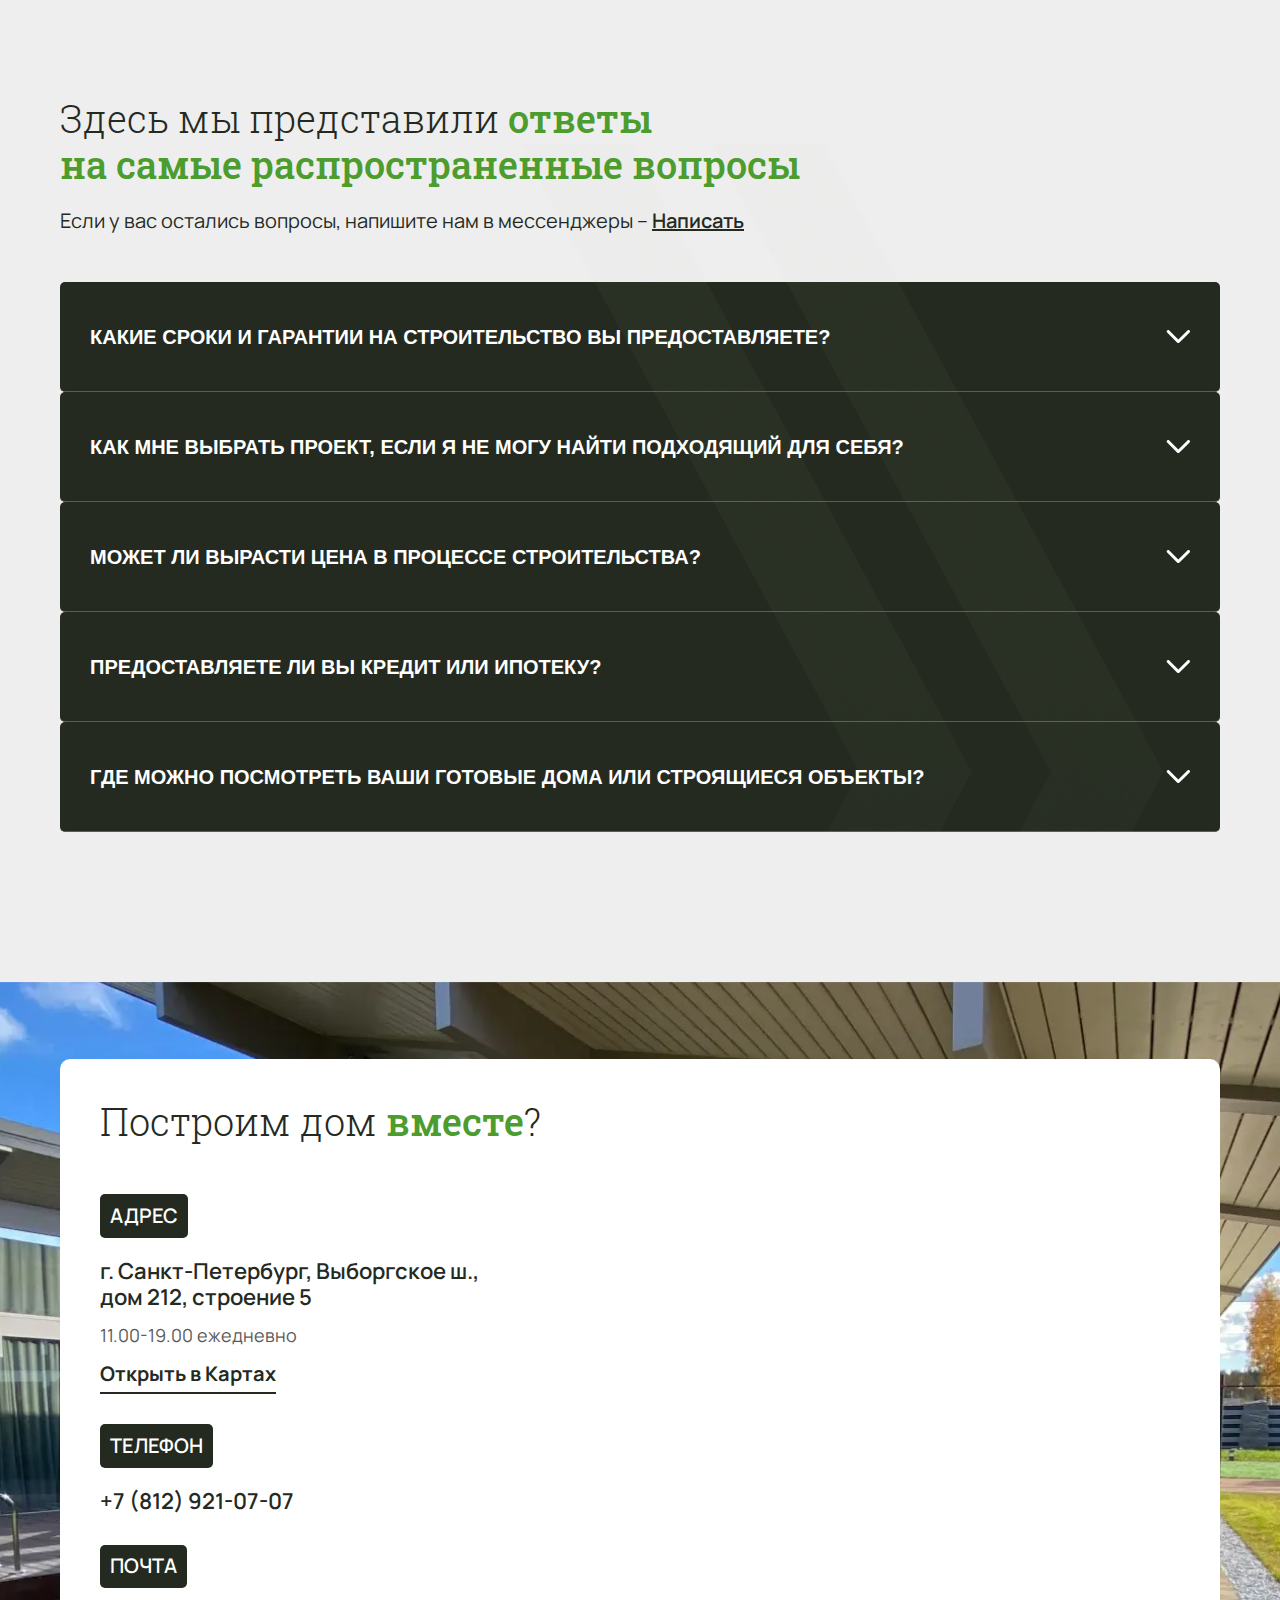
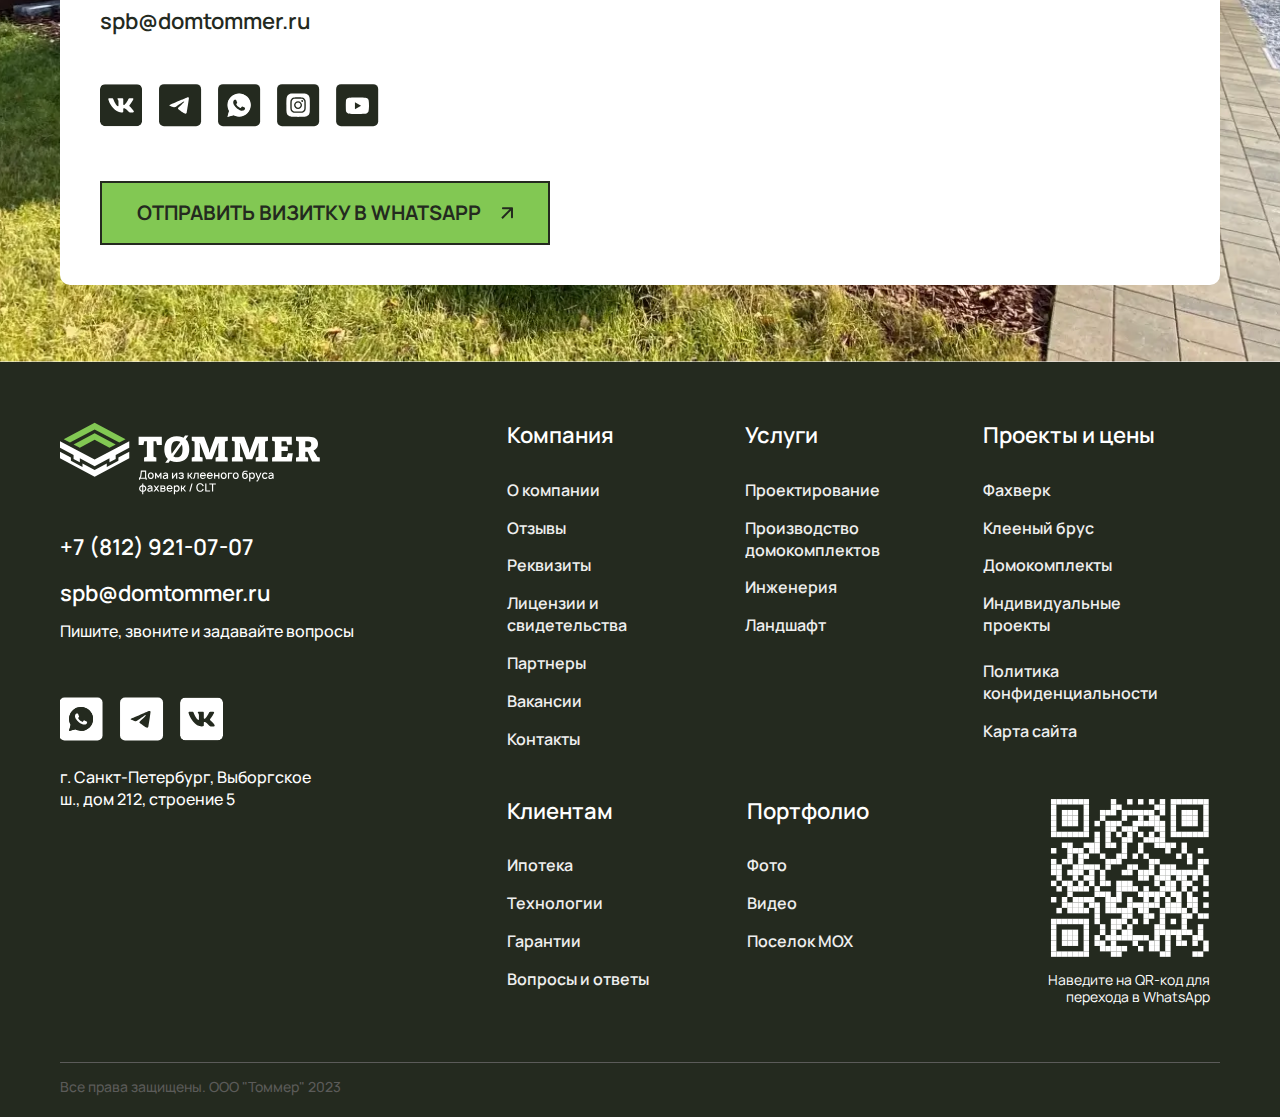
<file: technologies.html>
<!DOCTYPE html>
<html lang="en">
<head>
    <meta charset="UTF-8">
    <meta name="viewport" content="width=device-width, initial-scale=1.0">
    <title>Tommer</title>

    <link rel="preconnect" href="https://fonts.googleapis.com">
    <link rel="preconnect" href="https://fonts.gstatic.com" crossorigin>
    <link href="https://fonts.googleapis.com/css2?family=Inter:wght@400;500&family=Manrope:wght@400;500;600;700&family=Roboto+Slab:wght@300;400;500;600&display=swap" rel="stylesheet">

    <!-- Link Swiper's CSS -->
    <link rel="stylesheet" href="https://cdn.jsdelivr.net/npm/swiper@11/swiper-bundle.min.css" />
    <!-- add style -->
    <link rel="stylesheet" href="./css/style.css">
</head>
<body>
<div class="wrapper">

    <!-- Header -->
    <header>
      <div class="main_container">
        <a href="#" class="logo">
          <img src="./images/head_logo.svg" width="133" height="92" alt="">
          <!-- <img src="./images/head_logo_mobile.svg" class="mobile" width="129" height="129" alt=""> -->
        </a>
        <div class="menues">
          <div class="menu_top">
            <div class="address">г. Санкт-Петербург, <br> Выборгское ш., дом 212</div>
            <ul class="texts">
              <li class="text text_1">
                <a href="#">3D-тур</a>
              </li>
              <li class="text">
                <a href="#">Заказать консультацию</a>
              </li>
            </ul>
            <div class="menu_top_right">
              <ul class="social_links">
                <li>
                  <a href="#">
                    <span class="notification"></span>
                    <img src="./images/whatsapp_icon.svg" width="43" height="43" alt="">
                  </a>
                </li>
                <li>
                  <a href="#">
                    <img src="./images/Telegram.svg" width="43" height="43" alt="">
                  </a>
                </li>
                <li>
                  <a href="#">
                    <img src="./images/Vkontakte.svg" width="43" height="43" alt="">
                  </a>
                </li>
              </ul>
              <div class="phone">
                <a href="#">+7 (812) 921-07-07</a>
                <span>11.00-19.00 ежедневно</span>
              </div>
            </div>
            <button class="bars">
              <img src="./images/bars.svg" width="25" height="20" alt="">
            </button>
          </div>
          <div class="line"></div>
          <ul class="menu_bottom">
            <li class="nav_dropdown">
              <div class="nav_dropdown__head">
                <span>Проекты и цены</span>
                <img src="./images/chevron_bottom.svg" width="19" height="19" alt="">
              </div>
              <ul class="nav_dropdown__body">
                <li>
                  <a href="#">Дома из клееного бруса</a>
                </li>
                <li>
                  <a href="#">Бани из клееного бруса</a>
                </li>
                <li>
                  <a href="#">Фахверк дома</a>
                </li>
                <li>
                  <a href="#">Фахверк бани</a>
                </li>
              </ul>
            </li>
            <li class="nav_dropdown">
              <div class="nav_dropdown__head">
                <span>Услуги</span>
                <img src="./images/chevron_bottom.svg" width="19" height="19" alt="">
              </div>
              <ul class="nav_dropdown__body">
                <li>
                  <a href="#">Проектирования</a>
                </li>
                <li>
                  <a href="#">Инженерные коммуникации</a>
                </li>
                <li>
                  <a href="#">Ландшафт</a>
                </li>
              </ul>
            </li>
            <li class="nav_dropdown">
              <div class="nav_dropdown__head">
                <span>Компания</span>
                <img src="./images/chevron_bottom.svg" width="19" height="19" alt="">
              </div>
              <ul class="nav_dropdown__body">
                <li>
                  <a href="#">О компании</a>
                </li>
                <li>
                  <a href="#">Отзывы</a>
                </li>
                <li>
                  <a href="#">Сертификаты</a>
                </li>
                <li>
                  <a href="#">Вакансии</a>
                </li>
                <li>
                  <a href="#">Производство</a>
                </li>
              </ul>
            </li>
            <li class="nav_dropdown">
              <div class="nav_dropdown__head">
                <span>Клиентам</span>
                <img src="./images/chevron_bottom.svg" width="19" height="19" alt="">
              </div>
              <ul class="nav_dropdown__body">
                <li>
                  <a href="#">Расчет ипотеки</a>
                </li>
                <li>
                  <a href="#">Калькулятор строительства</a>
                </li>
                <li>
                  <a href="#">Технологии</a>
                </li>
                <li>
                  <a href="#">Гарантии</a>
                </li>
                <li>
                  <a href="#">Частые-вопросы</a>
                </li>
              </ul>
            </li>
            <li class="nav_dropdown">
              <div class="nav_dropdown__head">
                <span>Построено</span>
                <img src="./images/chevron_bottom.svg" width="19" height="19" alt="">
              </div>
              <ul class="nav_dropdown__body">
                <li>
                  <a href="#">Все объекты</a>
                </li>
                <li>
                  <a href="#">Поселок МОХ</a>
                </li>
              </ul>
            </li>
            <li>
              <a href="#">Контакты</a>
            </li>
            <li>
              <a href="#" class="last">
                <img src="./images/heart_icon.svg" width="18" height="18" alt="">
                <span>Избранное</span>
              </a>
            </li>
          </ul>
        </div>
      </div>
    </header>

    <!-- Mobile menu -->
    <div class="mobile_menu_wrapper">
      <div class="mobile_menu_bg"></div>
      <div class="mobile_menu">
        <div class="mobile_menu_top">
          <a href="#" class="logo">
            <img src="./images/head_logo_mobile.svg" alt="">
          </a>
          <button class="close">&times;</button>
        </div>
        <ul class="mobile_menu_bottom">
          <li class="nav_dropdown">
            <div class="nav_dropdown__head">
              <span>Проекты и цены</span>
              <img src="./images/chevron_bottom.svg" width="19" height="19" alt="">
            </div>
            <ul class="nav_dropdown__body">
              <li>
                <a href="#">Дома из клееного бруса</a>
              </li>
              <li>
                <a href="#">Бани из клееного бруса</a>
              </li>
              <li>
                <a href="#">Фахверк дома</a>
              </li>
              <li>
                <a href="#">Фахверк бани</a>
              </li>
            </ul>
          </li>
          <li class="nav_dropdown">
            <div class="nav_dropdown__head">
              <span>Услуги</span>
              <img src="./images/chevron_bottom.svg" width="19" height="19" alt="">
            </div>
            <ul class="nav_dropdown__body">
              <li>
                <a href="#">Проектирования</a>
              </li>
              <li>
                <a href="#">Инженерные коммуникации</a>
              </li>
              <li>
                <a href="#">Ландшафт</a>
              </li>
            </ul>
          </li>
          <li class="nav_dropdown">
            <div class="nav_dropdown__head">
              <span>Компания</span>
              <img src="./images/chevron_bottom.svg" width="19" height="19" alt="">
            </div>
            <ul class="nav_dropdown__body">
              <li>
                <a href="#">О компании</a>
              </li>
              <li>
                <a href="#">Отзывы</a>
              </li>
              <li>
                <a href="#">Сертификаты</a>
              </li>
              <li>
                <a href="#">Вакансии</a>
              </li>
              <li>
                <a href="#">Производство</a>
              </li>
            </ul>
          </li>
          <li class="nav_dropdown">
            <div class="nav_dropdown__head">
              <span>Клиентам</span>
              <img src="./images/chevron_bottom.svg" width="19" height="19" alt="">
            </div>
            <ul class="nav_dropdown__body">
              <li>
                <a href="#">Расчет ипотеки</a>
              </li>
              <li>
                <a href="#">Калькулятор строительства</a>
              </li>
              <li>
                <a href="#">Технологии</a>
              </li>
              <li>
                <a href="#">Гарантии</a>
              </li>
              <li>
                <a href="#">Частые-вопросы</a>
              </li>
            </ul>
          </li>
          <li class="nav_dropdown">
            <div class="nav_dropdown__head">
              <span>Построено</span>
              <img src="./images/chevron_bottom.svg" width="19" height="19" alt="">
            </div>
            <ul class="nav_dropdown__body">
              <li>
                <a href="#">Все объекты</a>
              </li>
              <li>
                <a href="#">Поселок МОХ</a>
              </li>
            </ul>
          </li>
          <li>
            <a href="#">Контакты</a>
          </li>
          <li>
            <a href="#" class="last">
              <img src="./images/heart_icon.svg" width="18" height="18" alt="">
              <span>Избранное</span>
            </a>
          </li>
        </ul>
      </div>
    </div>
    <!-- Mobile menu end -->
    <!-- Header end -->

    <!-- Breadcrumb -->
    <div class="main_container">
        <ul class="breadcrumbs">
            <li>
                <a href="/">Главная</a>
            </li>
            <li>/</li>
            <li>
                <span>Технологии</span>
            </li>
        </ul>
    </div>
    <!-- Breadcrumb end -->

    <!-- Project home -->
    <section id="projects_home" class="technologies">
        <div class="main_container">
            <div class="project_home_card">
                <div class="project_home_card__top">
                    <h1 class="main_title">Технологии нашего строительства</h1>
                    <div class="texts">
                        <h2>
                            <span>Клееный брус</span> – это материал, обладающий непревзойденными характеристиками. Он не только прочен и надежен, но и имеет высокую теплоизоляцию, что делает его идеальным материалом для строительства домов. В свою очередь, <span>фахверк – это технология, позволяющая создавать прочные и надежные конструкции</span>, которые также отличаются высокой энергоэффективностью.
                        </h2>
                    </div>
                </div>
            </div>
        </div>
    </section>
    <!-- Project home end -->

    <!-- Technology home card -->
    <section class="technology_home_card">
        <div class="main_container">
            <div class="card_item_left">
                <h2 class="sec-title">
                    Строительство домов по <span>технологии фахверк</span>
                </h2>
                <p>Технология фахверк (или каркасно-щитовой дом) заключается в использовании каркаса из деревянных брусков и плит, которые соединены между собой на пересечениях. Это позволяет быстро и легко создавать конструкцию дома без необходимости использования традиционных способов строительства.</p>
            </div>
            <img src="./images/technology_home_card.webp" alt="" class="card_item_right">
        </div>
    </section>
    <!-- Technology home card end -->

    <!-- Feauter technology -->
    <section class="features_technology">
        <div class="main_container">
            <h2 class="sec-title">Особенности <span>технологии</span></h2>
            <div class="cards">
                <div class="card_item">
                    <h3>Cпециальные соединительные элементы</h3>
                    <p>Обеспечивают надежное крепление элементов и позволяет избежать проблем с усадкой и деформацией, которые могут возникнуть при использовании бревен естественной влажности.</p>
                </div>
                <div class="card_item">
                    <h3>Применение специальных клеев</h3>
                    <p>Клееный брус изготавливается из отдельных пластин древесины, склеенных между собой с помощью специального клея. Это обеспечивает высокую прочность и долговечность конструкции.</p>
                </div>
                <div class="card_item">
                    <h3>Скорость строительства</h3>
                    <p>Строительство дома из клееного бруса обычно происходит быстрее, чем из обычного бруса, так как не требуется дополнительной обработки материала.</p>
                </div>
                <div class="card_item">
                    <h3>Монтаж каркаса</h3>
                    <p>Каркас дома собирается из клееного бруса на основе проекта. Сначала монтируются на фундамент брусовые колонны, затем устанавливаются горизонтальные бруски</p>
                </div>
                <div class="card_item">
                    <h3>Утепление и обшивка</h3>
                    <p>Клееный брус обладает хорошей теплоизоляцией, но для дополнительного утепления и защиты от внешних воздействий наружная поверхность каркаса обшивается доп. материалами</p>
                </div>
                <div class="card_item last">
                    <a href="#">Проекты из Клееного бруса</a>
                </div>
            </div>
        </div>
    </section>
    <!-- Feauter technology end -->

    <!-- Technology card -->
    <section class="technology">
        <div class="main_container">
            <img src="./images/technology_card.webp" alt="" class="card_item img">
            <div class="card_item">
                <h2 class="sec-title">Технология строительства домов из <span>клееного бруса</span></h2>
                <p>Строительство домов из клееного бруса - это технология, при которой используется клееный брус, изготовленный из сращенных по длине досок, соединенных между собой на клее. Такой брус обладает высокой прочностью и устойчивостью к деформациям, а также позволяет создавать прочные и долговечные конструкции.</p>
            </div>
            <div class="card_item">
                <img src="./images/technology_icon_1.svg" alt="" class="icon">
                <p>Для строительства домов из клееного бруса применяются различные технологии, включая классическую нарезку и многопрофильную нарезку. При классической нарезке брус обрабатывается на четырех сторонах и имеет прямоугольное сечение. При многопрофильной нарезке брус имеет более сложное сечение с пазами и выступами, что позволяет улучшить его механические свойства и снизить теплопотери.</p>
            </div>
            <div class="card_item">
                <img src="./images/technology_icon_2.svg" alt="" class="icon">
                <p>Строительство домов из клееного бруса имеет ряд преимуществ, таких как высокая прочность и устойчивость к деформациям, экологичность, возможность создания уютной и теплой атмосферы внутри дома, а также быстрота и простота монтажа конструкции.</p>
            </div>
        </div>
    </section>
    <!-- Technology card end -->

    <!-- Feauter technology -->
    <section class="features_technology">
        <div class="main_container">
            <h2 class="sec-title">Особенности <span>технологии</span></h2>
            <div class="cards">
                <div class="card_item">
                    <h3>Cпециальные соединительные элементы</h3>
                    <p>Обеспечивают надежное крепление элементов и позволяет избежать проблем с усадкой и деформацией, которые могут возникнуть при использовании бревен естественной влажности.</p>
                </div>
                <div class="card_item">
                    <h3>Применение специальных клеев</h3>
                    <p>Клееный брус изготавливается из отдельных пластин древесины, склеенных между собой с помощью специального клея. Это обеспечивает высокую прочность и долговечность конструкции.</p>
                </div>
                <div class="card_item">
                    <h3>Скорость строительства</h3>
                    <p>Строительство дома из клееного бруса обычно происходит быстрее, чем из обычного бруса, так как не требуется дополнительной обработки материала.</p>
                </div>
                <div class="card_item">
                    <h3>Монтаж каркаса</h3>
                    <p>Каркас дома собирается из клееного бруса на основе проекта. Сначала монтируются на фундамент брусовые колонны, затем устанавливаются горизонтальные бруски</p>
                </div>
                <div class="card_item">
                    <h3>Утепление и обшивка</h3>
                    <p>Клееный брус обладает хорошей теплоизоляцией, но для дополнительного утепления и защиты от внешних воздействий наружная поверхность каркаса обшивается доп. материалами</p>
                </div>
                <div class="card_item last">
                    <a href="#">Проекты из Клееного бруса</a>
                </div>
            </div>
        </div>
    </section>
    <!-- Feauter technology end -->

    <!-- Consultation -->
    <section class="consultation vacancee">
      <div class="main_container">
        <div class="consultation_card">
          <img src="./images/vacancies_consultation_bg.webp" alt="" class="card_bg">
          <h2 class="sec-title">Присоединяйтесь <br> к команде</h2>
          <ul>
            <li>
              <img src="./images/consultation_icon_1.svg" width="47" height="47" alt="">
              <div class="description">
                Высокая заработная плата <br> от 
              </div>
            </li>
            <li>
              <img src="./images/consultation_icon_2.svg" width="47" height="47" alt="">
              <div class="description">
                28 дней отпуска
              </div>
            </li>
            <li>
              <img src="./images/consultation_icon_3.svg" width="47" height="47" alt="">
              <div class="description">
                Работа в надежной и <br> перспективной компании
              </div>
            </li>
          </ul>
          <form>
            <label>
              Заполняйте форму и мы свяжемся с вами, <br> чтобы обсудить сотрудничество
            </label>
            <div class="inputs">
              <input type="text" placeholder="Введите имя">
              <input type="tel" placeholder="Введите телефон">
              <button type="submit" class="success-link">
                <span>Записаться на консультацию</span>
                <svg xmlns="http://www.w3.org/2000/svg" width="12" height="12" viewBox="0 0 12 12" fill="none">
                  <path d="M11.9892 1.1666C11.9892 0.614312 11.5414 0.166597 10.9892 0.166598L1.98916 0.166598C1.43688 0.166597 0.989165 0.614312 0.989165 1.1666C0.989165 1.71888 1.43688 2.1666 1.98916 2.1666L9.98916 2.1666L9.98916 10.1666C9.98916 10.7189 10.4369 11.1666 10.9892 11.1666C11.5414 11.1666 11.9892 10.7189 11.9892 10.1666L11.9892 1.1666ZM1.70711 11.8629L11.6963 1.8737L10.2821 0.459491L0.292893 10.4487L1.70711 11.8629Z" fill="#242A1F"/>
                </svg>
              </button>
            </div>
            <div class="links">
              Нажимая на кнопку вы соглашаетесь с условиями <a href="#">Политики конфиденциальности</a>
            </div>
          </form>
        </div>
      </div>
    </section>
    <!-- Consultation end -->

    <!-- Question -->
    <section id="question" class="technology_question">
        <div class="main_container">
          <img src="./images/question_card_bg.webp" alt="" class="question_bg">
          <h2 class="sec-title">Здесь мы представили <span>ответы <br> на самые распространенные вопросы</span></h2>
          <p>Если у вас остались вопросы, напишите нам в мессенджеры – <a href="#">Написать</a></p>
          <div class="accordion">
            <button class="accordion_head">
              <span>Какие сроки и гарантии на строительство вы предоставляете?</span>
              <svg xmlns="http://www.w3.org/2000/svg" width="24" height="15" viewBox="0 0 24 15" fill="none">
                <path fill-rule="evenodd" clip-rule="evenodd" d="M12.3502 10.5047L3.2586 1.41315C2.67281 0.827368 1.72306 0.827368 1.13728 1.41315C0.551491 1.99894 0.551489 2.94869 1.13728 3.53448L11.279 13.6762C11.8227 14.2199 12.6801 14.259 13.2688 13.7933C13.3434 13.742 13.4143 13.6832 13.4805 13.617L23.5605 3.53697C24.1463 2.95119 24.1463 2.00144 23.5605 1.41565C22.9748 0.829864 22.025 0.829864 21.4392 1.41565L12.3502 10.5047Z" fill="white"/>
              </svg>
            </button>
            <div class="accordion_body">
              <span>Мы предоставляем гарантию 5 лет на выполненные работы в соответствии с договором, а строительство дома занимает у нас в среднем 3 месяца. Перед началом работ мы составляем подробный график работ и согласовываем его с вами</span>
            </div>
          </div>
          <div class="accordion">
            <button class="accordion_head">
              <span>Как мне выбрать проект, если я не могу найти подходящий для себя?</span>
              <svg xmlns="http://www.w3.org/2000/svg" width="24" height="15" viewBox="0 0 24 15" fill="none">
                <path fill-rule="evenodd" clip-rule="evenodd" d="M12.3502 10.5047L3.2586 1.41315C2.67281 0.827368 1.72306 0.827368 1.13728 1.41315C0.551491 1.99894 0.551489 2.94869 1.13728 3.53448L11.279 13.6762C11.8227 14.2199 12.6801 14.259 13.2688 13.7933C13.3434 13.742 13.4143 13.6832 13.4805 13.617L23.5605 3.53697C24.1463 2.95119 24.1463 2.00144 23.5605 1.41565C22.9748 0.829864 22.025 0.829864 21.4392 1.41565L12.3502 10.5047Z" fill="white"/>
              </svg>
            </button>
            <div class="accordion_body">
              <span>Мы предоставляем гарантию 5 лет на выполненные работы в соответствии с договором, а строительство дома занимает у нас в среднем 3 месяца. Перед началом работ мы составляем подробный график работ и согласовываем его с вами</span>
            </div>
          </div>
          <div class="accordion">
            <button class="accordion_head">
              <span>Может ли вырасти цена в процессе строительства?</span>
              <svg xmlns="http://www.w3.org/2000/svg" width="24" height="15" viewBox="0 0 24 15" fill="none">
                <path fill-rule="evenodd" clip-rule="evenodd" d="M12.3502 10.5047L3.2586 1.41315C2.67281 0.827368 1.72306 0.827368 1.13728 1.41315C0.551491 1.99894 0.551489 2.94869 1.13728 3.53448L11.279 13.6762C11.8227 14.2199 12.6801 14.259 13.2688 13.7933C13.3434 13.742 13.4143 13.6832 13.4805 13.617L23.5605 3.53697C24.1463 2.95119 24.1463 2.00144 23.5605 1.41565C22.9748 0.829864 22.025 0.829864 21.4392 1.41565L12.3502 10.5047Z" fill="white"/>
              </svg>
            </button>
            <div class="accordion_body">
              <span>Мы предоставляем гарантию 5 лет на выполненные работы в соответствии с договором, а строительство дома занимает у нас в среднем 3 месяца. Перед началом работ мы составляем подробный график работ и согласовываем его с вами</span>
            </div>
          </div>
          <div class="accordion">
            <button class="accordion_head">
              <span>Предоставляете ли вы кредит или ипотеку?</span>
              <svg xmlns="http://www.w3.org/2000/svg" width="24" height="15" viewBox="0 0 24 15" fill="none">
                <path fill-rule="evenodd" clip-rule="evenodd" d="M12.3502 10.5047L3.2586 1.41315C2.67281 0.827368 1.72306 0.827368 1.13728 1.41315C0.551491 1.99894 0.551489 2.94869 1.13728 3.53448L11.279 13.6762C11.8227 14.2199 12.6801 14.259 13.2688 13.7933C13.3434 13.742 13.4143 13.6832 13.4805 13.617L23.5605 3.53697C24.1463 2.95119 24.1463 2.00144 23.5605 1.41565C22.9748 0.829864 22.025 0.829864 21.4392 1.41565L12.3502 10.5047Z" fill="white"/>
              </svg>
            </button>
            <div class="accordion_body">
              <span>Мы предоставляем гарантию 5 лет на выполненные работы в соответствии с договором, а строительство дома занимает у нас в среднем 3 месяца. Перед началом работ мы составляем подробный график работ и согласовываем его с вами</span>
            </div>
          </div>
          <div class="accordion">
            <button class="accordion_head">
              <span>Где можно посмотреть ваши готовые дома или строящиеся объекты?</span>
              <svg xmlns="http://www.w3.org/2000/svg" width="24" height="15" viewBox="0 0 24 15" fill="none">
                <path fill-rule="evenodd" clip-rule="evenodd" d="M12.3502 10.5047L3.2586 1.41315C2.67281 0.827368 1.72306 0.827368 1.13728 1.41315C0.551491 1.99894 0.551489 2.94869 1.13728 3.53448L11.279 13.6762C11.8227 14.2199 12.6801 14.259 13.2688 13.7933C13.3434 13.742 13.4143 13.6832 13.4805 13.617L23.5605 3.53697C24.1463 2.95119 24.1463 2.00144 23.5605 1.41565C22.9748 0.829864 22.025 0.829864 21.4392 1.41565L12.3502 10.5047Z" fill="white"/>
              </svg>
            </button>
            <div class="accordion_body">
              <span>Мы предоставляем гарантию 5 лет на выполненные работы в соответствии с договором, а строительство дома занимает у нас в среднем 3 месяца. Перед началом работ мы составляем подробный график работ и согласовываем его с вами</span>
            </div>
          </div>
        </div>
    </section>
    <!-- Question end -->

    <!-- Map -->
    <section id="map">
        <div class="main_container">
          <div class="map_content">
            <div class="map_left">
              <h2 class="sec-title">
                Построим дом <span>вместе</span>?
              </h2>
              <div class="address_wrapper">
                <div class="address_wrapper__item_top">
                  <div class="dark-alert">Адрес</div>
                  <div class="address">
                    <div class="map_subtitle">г. Санкт-Петербург, Выборгское ш., дом 212, строение 5</div>
                    <span>11.00-19.00 ежедневно</span>
                    <a href="https://yandex.uz/maps/-/CDq55Ii6" target="_blank">Открыть в Картах</a>
                  </div>
                </div>
                <div class="address_wrapper__item_bottom">
                  <div class="address_wrapper__phone">
                    <div class="dark-alert">Телефон</div>
                    <a href="#" class="map_subtitle phone">+7 (812) 921-07-07</a>
                  </div>
                  <div class="address_wrapper__email">
                    <div class="dark-alert">Почта</div>
                    <a href="#" class="map_subtitle email">spb@domtommer.ru</a>
                  </div>
                </div>
              </div>
              <div class="map_left_foot">
                <ul>
                  <li>
                    <a href="#">
                      <img src="./images/dark_icon_1.svg" width="43" height="43" alt="">
                    </a>
                  </li>
                  <li>
                    <a href="#">
                      <img src="./images/dark_icon_2.svg" width="43" height="43" alt="">
                    </a>
                  </li>
                  <li>
                    <a href="#">
                      <img src="./images/dark_icon_3.svg" width="43" height="43" alt="">
                    </a>
                  </li>
                  <li>
                    <a href="#">
                      <img src="./images/dark_icon_4.svg" width="43" height="43" alt="">
                    </a>
                  </li>
                  <li>
                    <a href="#">
                      <img src="./images/dark_icon_5.svg" width="43" height="43" alt="">
                    </a>
                  </li>
                </ul>
                <a href="#" class="success-link">
                  <span>Отправить визитку в Whatsapp </span>
                  <svg xmlns="http://www.w3.org/2000/svg" width="12" height="12" viewBox="0 0 12 12" fill="none">
                    <path d="M11.9892 1.20615C11.9892 0.653863 11.5414 0.206148 10.9892 0.206148L1.98916 0.206148C1.43688 0.206148 0.989165 0.653863 0.989165 1.20615C0.989165 1.75843 1.43688 2.20615 1.98916 2.20615L9.98916 2.20615L9.98916 10.2061C9.98916 10.7584 10.4369 11.2061 10.9892 11.2061C11.5414 11.2061 11.9892 10.7584 11.9892 10.2061L11.9892 1.20615ZM1.70711 11.9024L11.6963 1.91325L10.2821 0.499041L0.292893 10.4882L1.70711 11.9024Z" fill="#242A1F"/>
                  </svg>
                </a>
              </div>
            </div>
            <div class="map_wrapper">
              <iframe src="https://yandex.ru/map-widget/v1/?um=constructor%3Af7b8dafa566a4abdcf279e396acba8fcd3e3ba4075c6db2cbec3ed6035259a53&amp;source=constructor" width="595" height="816"></iframe>
            </div>
          </div>
        </div>
    </section>
    <!-- Map end -->

    <!-- Footer -->
    <footer>
      <div class="main_container">
        <div class="foot_top">
          <div class="social_links">
            <a href="#" class="logo">
              <img src="./images/footer_logo.svg" width="260" height="73" alt="">
            </a>
            <div class="location_wrapper">
              <ul class="socials_wrapper">
                <li class="link">
                  <a href="#">+7 (812) 921-07-07</a>
                </li>
                <li class="link email">
                  <a href="#">spb@domtommer.ru</a>
                </li>
                <li class="answer">
                  <a href="#">Пишите, звоните и задавайте вопросы</a>
                </li>
                <li class="socials">
                  <div>
                    <a href="#">
                      <img src="./images/whatsapp_icon.svg" width="44" height="44" alt="">
                    </a>
                    <a href="#">
                      <img src="./images/Telegram.svg" width="44" height="44" alt="">
                    </a>
                    <a href="#">
                      <img src="./images/Vkontakte.svg" width="44" height="44" alt="">
                    </a>
                  </div>
                </li>
                <li class="address">
                  <a href="#">г. Санкт-Петербург, Выборгское ш., дом 212, строение 5</a>
                </li>
              </ul>
              <div class="location">
                <a href="#">г. Санкт-Петербург, Выборгское ш., дом 212, строение 5</a>
              </div>
            </div>

          </div>
          <div class="nav_links">
            <div class="nav_links_top">
              <ul class="company">
                <li class="nav_link_title">Компания</li>
                <li>
                  <a href="#">О компании</a>
                </li>
                <li>
                  <a href="#">Отзывы</a>
                </li>
                <li>
                  <a href="#">Реквизиты</a>
                </li>
                <li>
                  <a href="#">Лицензии и свидетельства</a>
                </li>
                <li>
                  <a href="#">Партнеры</a>
                </li>
                <li>
                  <a href="#">Вакансии</a>
                </li>
                <li>
                  <a href="#">Контакты</a>
                </li>
              </ul>
              <ul class="services">
                <li class="nav_link_title">Услуги</li>
                <li>
                  <a href="#">Проектирование</a>
                </li>
                <li>
                  <a href="#">Производство домокомплектов</a>
                </li>
                <li>
                  <a href="#">Инженерия</a>
                </li>
                <li>
                  <a href="#">Ландшафт</a>
                </li>
              </ul>
              <ul class="client mobile">
                <li class="nav_link_title">Клиентам</li>
                <li>
                  <a href="#">Ипотека</a>
                </li>
                <li>
                  <a href="#">Технологии</a>
                </li>
                <li>
                  <a href="#">Гарантии</a>
                </li>
                <li>
                  <a href="#">Вопросы и ответы</a>
                </li>
              </ul>
              <ul class="prices">
                <li class="nav_link_title">Проекты и цены</li>
                <li>
                  <a href="#">Фахверк</a>
                </li>
                <li>
                  <a href="#">Клееный брус</a>
                </li>
                <li>
                  <a href="#">Домокомплекты</a>
                </li>
                <li>
                  <a href="#">Индивидуальные проекты</a>
                </li>
                <li>
                  <a class="politika" href="#">Политика конфиденциальности</a>
                </li>
                <li>
                  <a href="#">Карта сайта</a>
                </li>
              </ul>
            </div>
            <div class="nav_links_bottom">
              <ul class="client">
                <li class="nav_link_title">Клиентам</li>
                <li>
                  <a href="#">Ипотека</a>
                </li>
                <li>
                  <a href="#">Технологии</a>
                </li>
                <li>
                  <a href="#">Гарантии</a>
                </li>
                <li>
                  <a href="#">Вопросы и ответы</a>
                </li>
              </ul>
              <ul class="portfolio">
                <li class="nav_link_title">Портфолио</li>
                <li>
                  <a href="#">Фото </a>
                </li>
                <li>
                  <a href="#">Видео</a>
                </li>
                <li>
                  <a href="#">Поселок МОХ</a>
                </li>
              </ul>
              <div class="qr_code">
                <img src="./images/qr_code.svg" width="160" height="161" alt="">
                <span>Наведите на QR-код для перехода в WhatsApp</span>
              </div>
            </div>
          </div>
        </div>
        <div class="foot_bottom">
          Все права защищены. ООО "Томмер" 2023
        </div>
      </div>
    </footer>
    <!-- Footer end -->
</div>

    <!-- Swiper JS -->
    <script src="https://cdn.jsdelivr.net/npm/swiper@11/swiper-bundle.min.js"></script>
    <script src="./js/main.js"></script>
</body>
</html>
</file>
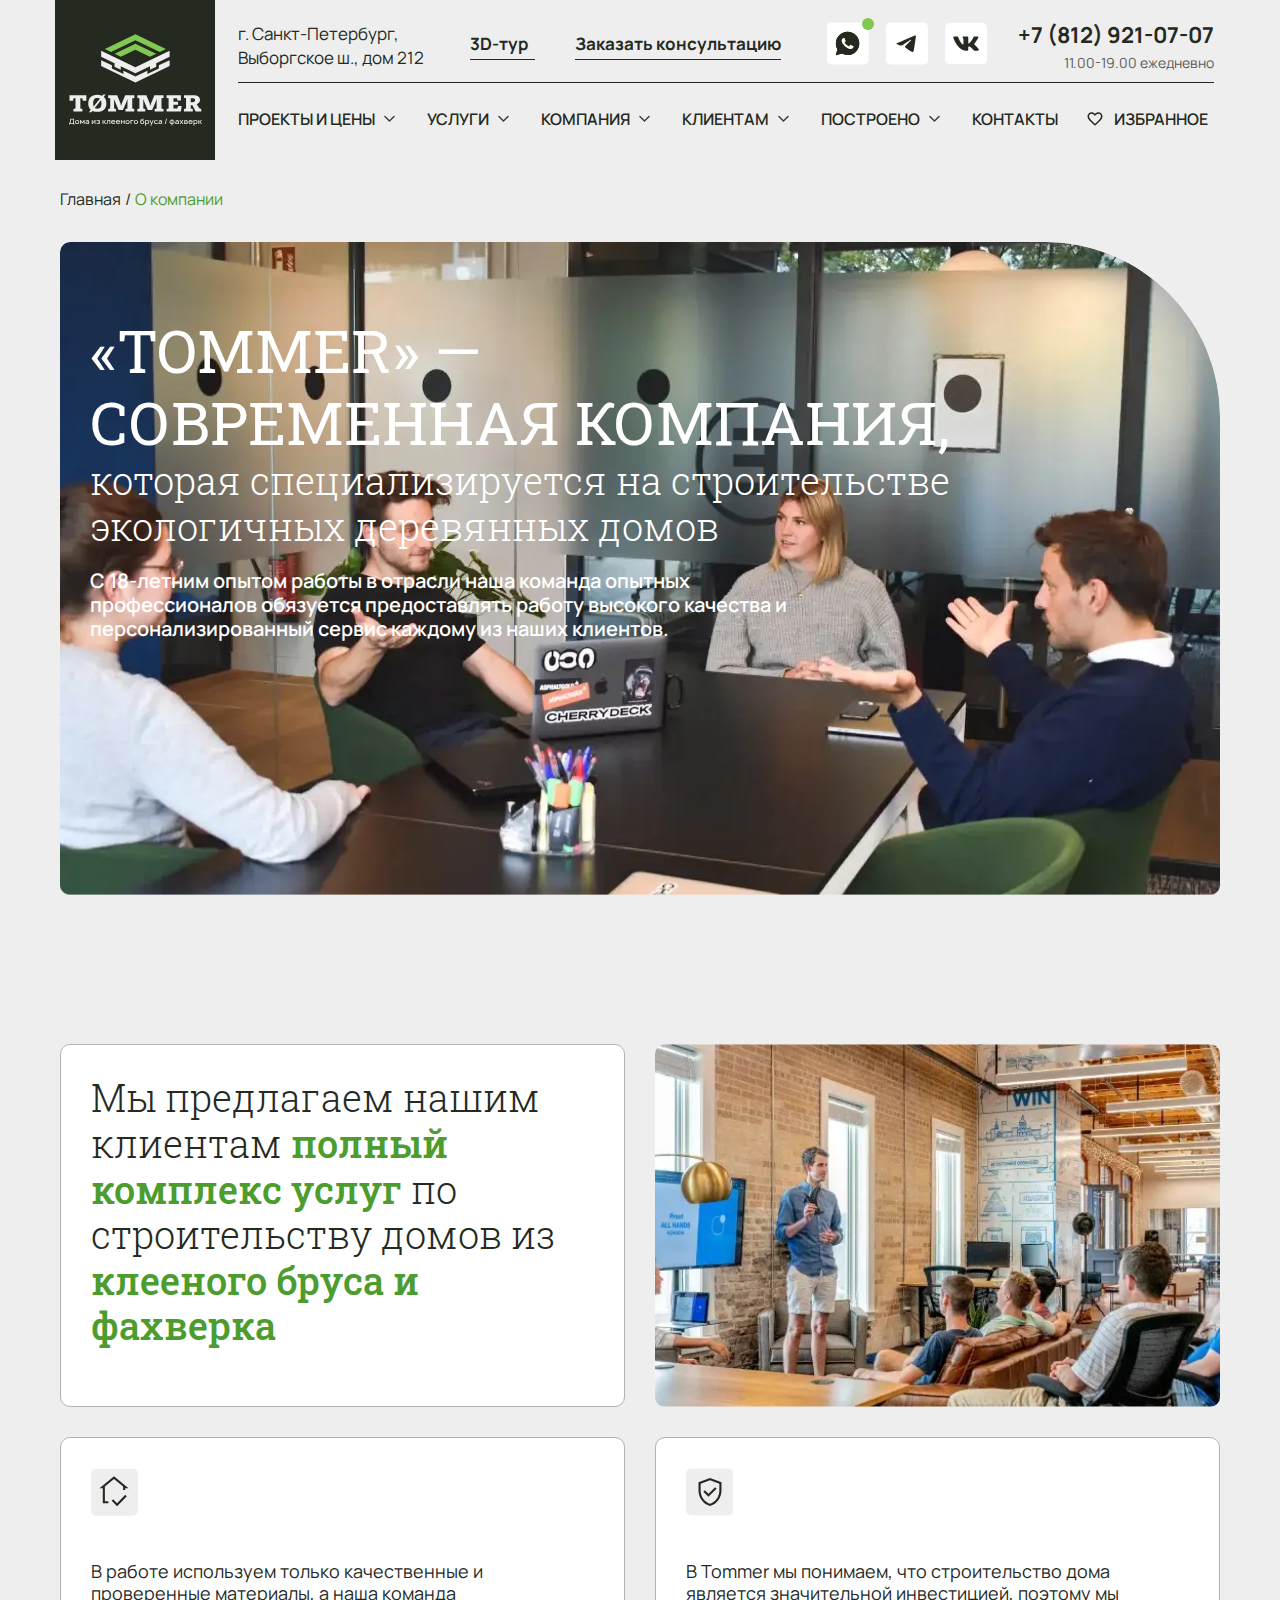
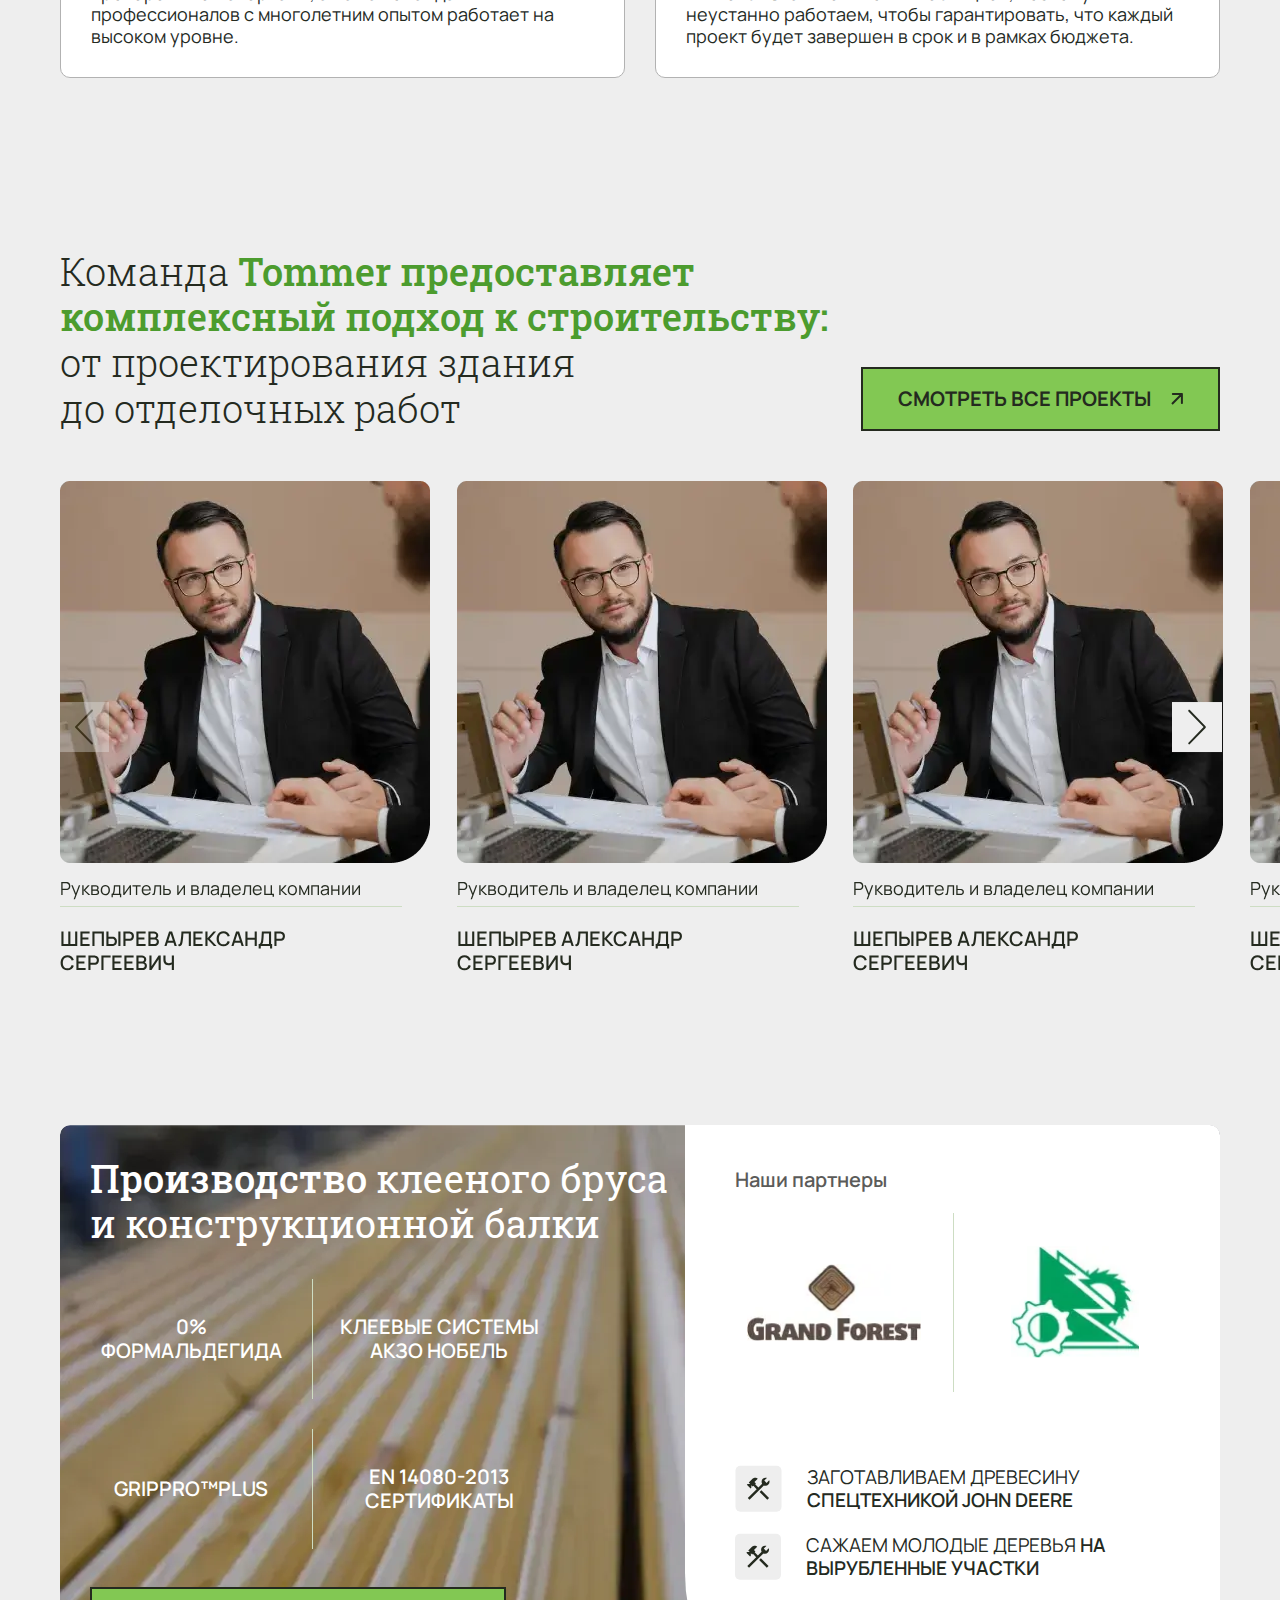
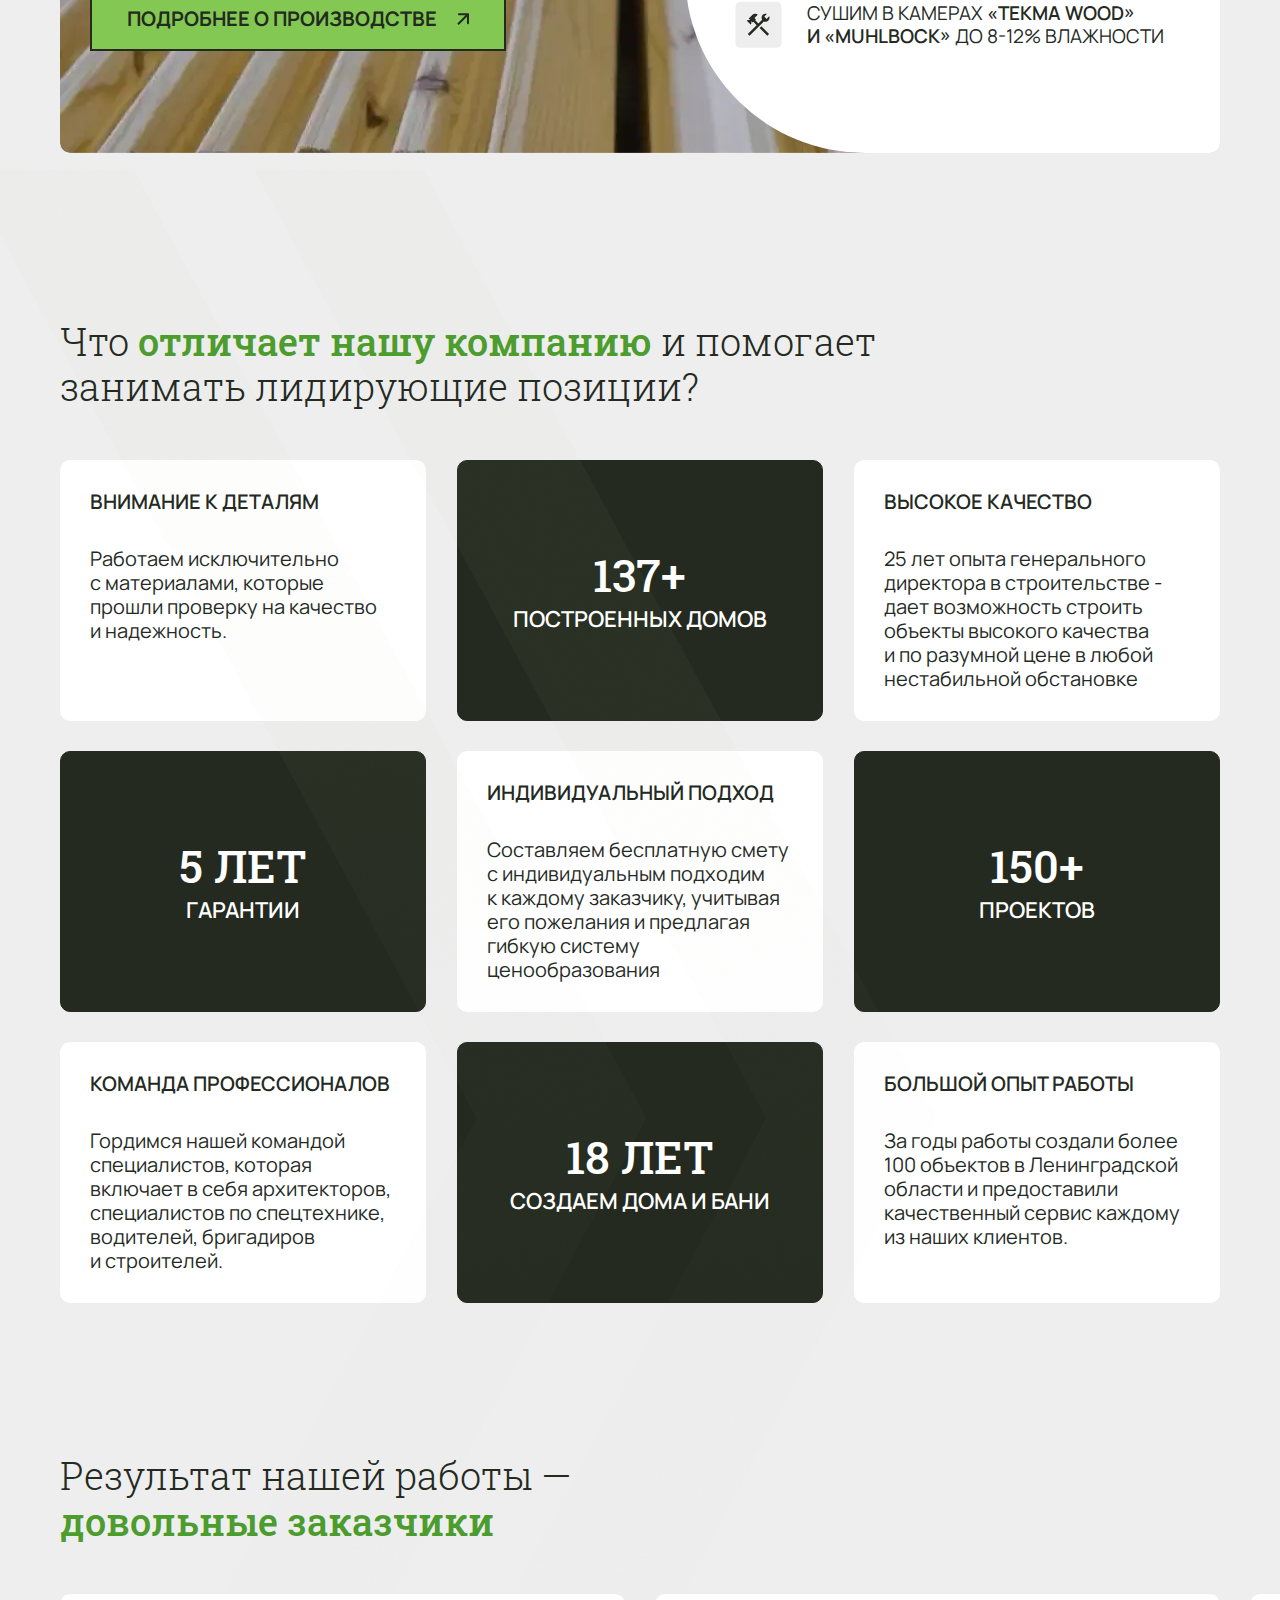
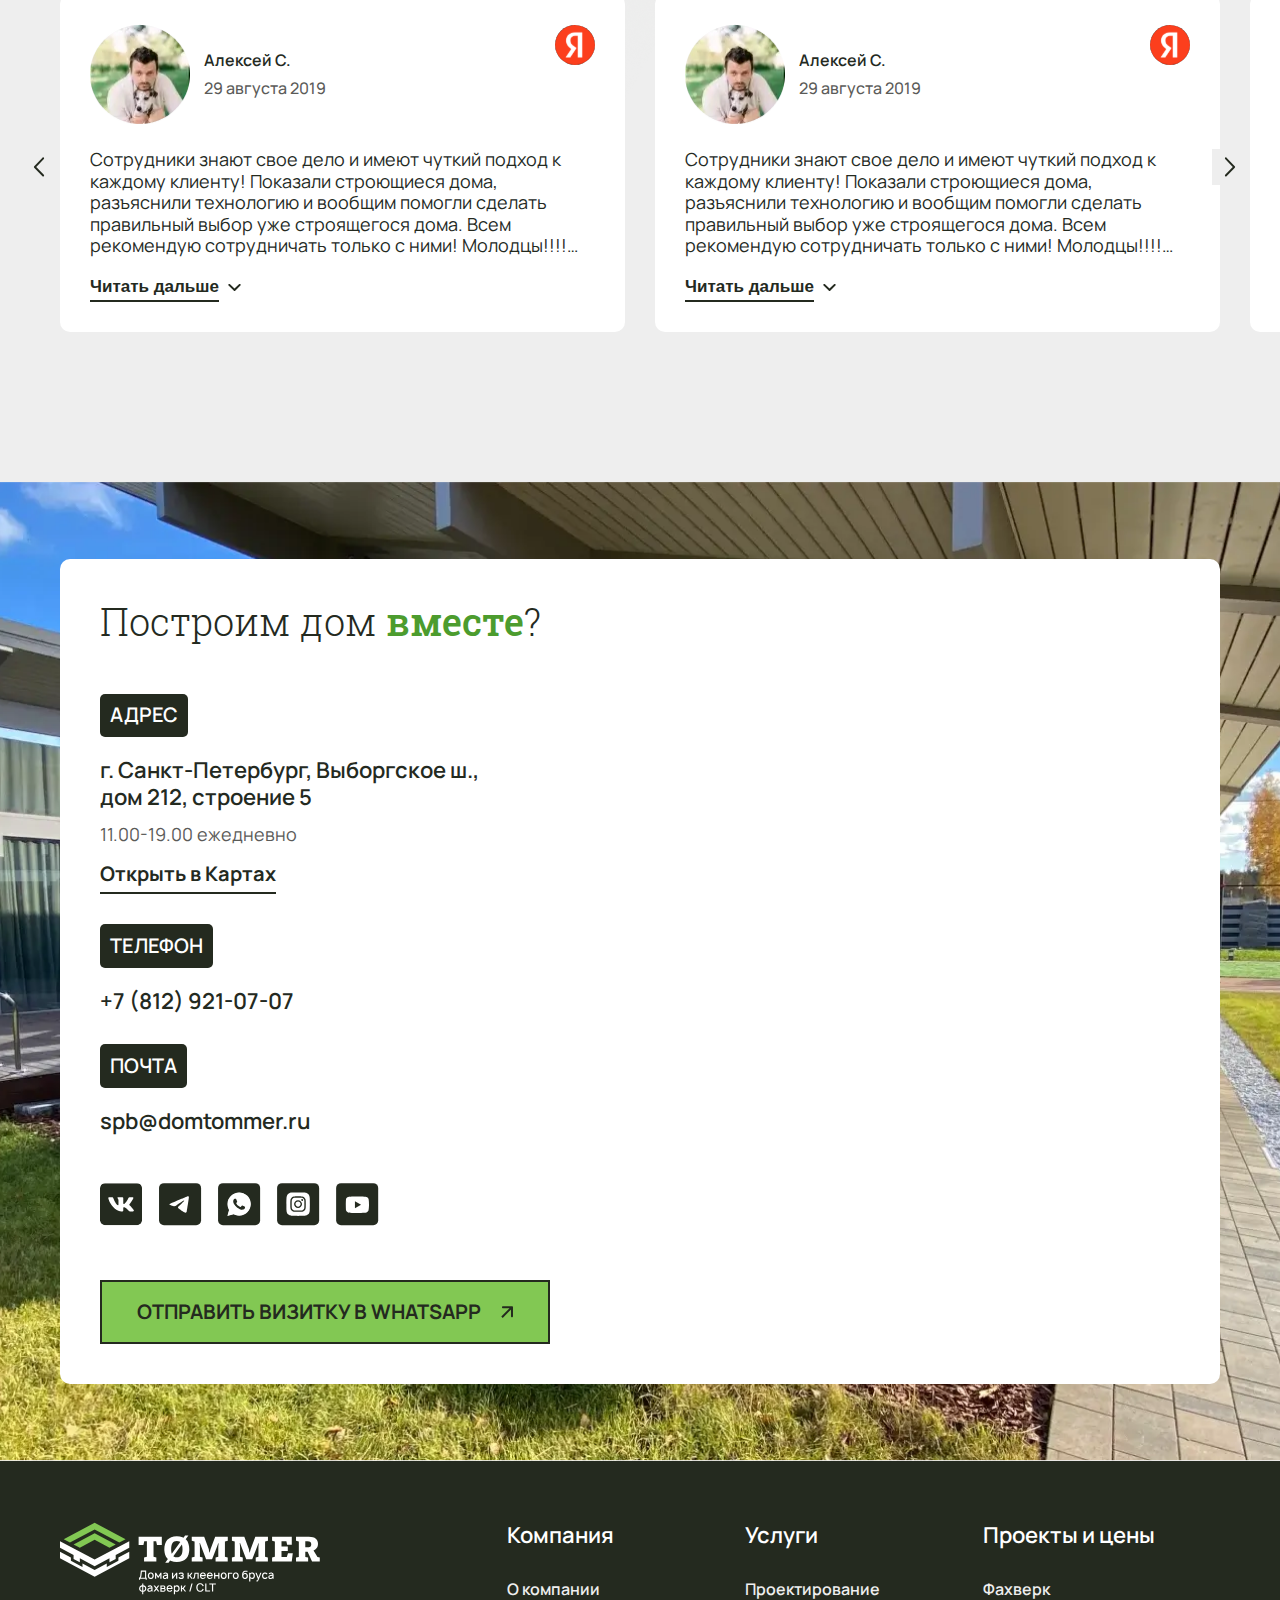
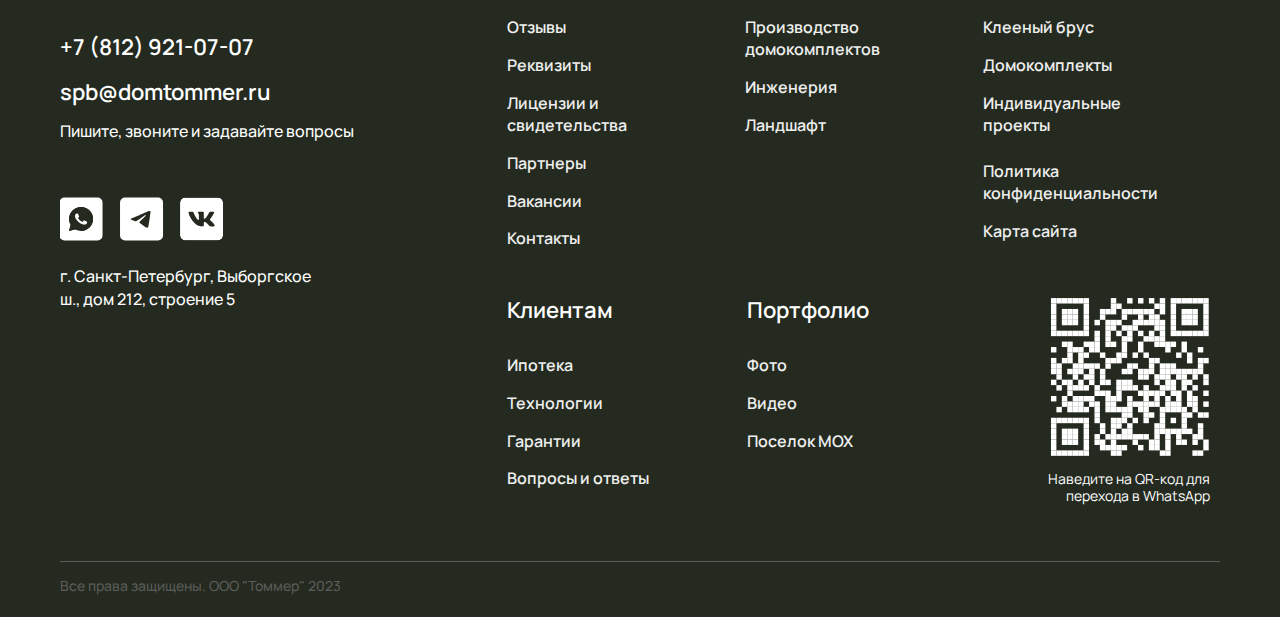
<file: tommer-company.html>
<!DOCTYPE html>
<html lang="en">

<head>
    <meta charset="UTF-8">
    <meta name="viewport" content="width=device-width, initial-scale=1.0">
    <title>Tommer</title>

    <link rel="preconnect" href="https://fonts.googleapis.com">
    <link rel="preconnect" href="https://fonts.gstatic.com" crossorigin>
    <link
        href="https://fonts.googleapis.com/css2?family=Inter:wght@400;500&family=Manrope:wght@400;500;600;700&family=Roboto+Slab:wght@300;400;500;600&display=swap"
        rel="stylesheet">

    <!-- Link Swiper's CSS -->
    <link rel="stylesheet" href="https://cdn.jsdelivr.net/npm/swiper@11/swiper-bundle.min.css" />
    <!-- add style -->
    <link rel="stylesheet" href="./css/style.css">
</head>

<body>
    <div class="wrapper">

        <!-- Header -->
        <header>
            <div class="main_container">
                <a href="#" class="logo">
                    <img src="./images/head_logo.svg" width="133" height="92" alt="">
                    <!-- <img src="./images/head_logo_mobile.svg" class="mobile" width="129" height="129" alt=""> -->
                </a>
                <div class="menues">
                    <div class="menu_top">
                        <div class="address">г. Санкт-Петербург, <br> Выборгское ш., дом 212</div>
                        <ul class="texts">
                            <li class="text text_1">
                                <a href="#">3D-тур</a>
                            </li>
                            <li class="text">
                                <a href="#">Заказать консультацию</a>
                            </li>
                        </ul>
                        <div class="menu_top_right">
                            <ul class="social_links">
                                <li>
                                    <a href="#">
                                        <span class="notification"></span>
                                        <img src="./images/whatsapp_icon.svg" width="43" height="43" alt="">
                                    </a>
                                </li>
                                <li>
                                    <a href="#">
                                        <img src="./images/Telegram.svg" width="43" height="43" alt="">
                                    </a>
                                </li>
                                <li>
                                    <a href="#">
                                        <img src="./images/Vkontakte.svg" width="43" height="43" alt="">
                                    </a>
                                </li>
                            </ul>
                            <div class="phone">
                                <a href="#">+7 (812) 921-07-07</a>
                                <span>11.00-19.00 ежедневно</span>
                            </div>
                        </div>
                        <button class="bars">
                            <img src="./images/bars.svg" width="25" height="20" alt="">
                        </button>
                    </div>
                    <div class="line"></div>
                    <ul class="menu_bottom">
                        <li class="nav_dropdown">
                            <div class="nav_dropdown__head">
                                <span>Проекты и цены</span>
                                <img src="./images/chevron_bottom.svg" width="19" height="19" alt="">
                            </div>
                            <ul class="nav_dropdown__body">
                                <li>
                                    <a href="#">Дома из клееного бруса</a>
                                </li>
                                <li>
                                    <a href="#">Бани из клееного бруса</a>
                                </li>
                                <li>
                                    <a href="#">Фахверк дома</a>
                                </li>
                                <li>
                                    <a href="#">Фахверк бани</a>
                                </li>
                            </ul>
                        </li>
                        <li class="nav_dropdown">
                            <div class="nav_dropdown__head">
                                <span>Услуги</span>
                                <img src="./images/chevron_bottom.svg" width="19" height="19" alt="">
                            </div>
                            <ul class="nav_dropdown__body">
                                <li>
                                    <a href="#">Проектирования</a>
                                </li>
                                <li>
                                    <a href="#">Инженерные коммуникации</a>
                                </li>
                                <li>
                                    <a href="#">Ландшафт</a>
                                </li>
                            </ul>
                        </li>
                        <li class="nav_dropdown">
                            <div class="nav_dropdown__head">
                                <span>Компания</span>
                                <img src="./images/chevron_bottom.svg" width="19" height="19" alt="">
                            </div>
                            <ul class="nav_dropdown__body">
                                <li>
                                    <a href="#">О компании</a>
                                </li>
                                <li>
                                    <a href="#">Отзывы</a>
                                </li>
                                <li>
                                    <a href="#">Сертификаты</a>
                                </li>
                                <li>
                                    <a href="#">Вакансии</a>
                                </li>
                                <li>
                                    <a href="#">Производство</a>
                                </li>
                            </ul>
                        </li>
                        <li class="nav_dropdown">
                            <div class="nav_dropdown__head">
                                <span>Клиентам</span>
                                <img src="./images/chevron_bottom.svg" width="19" height="19" alt="">
                            </div>
                            <ul class="nav_dropdown__body">
                                <li>
                                    <a href="#">Расчет ипотеки</a>
                                </li>
                                <li>
                                    <a href="#">Калькулятор строительства</a>
                                </li>
                                <li>
                                    <a href="#">Технологии</a>
                                </li>
                                <li>
                                    <a href="#">Гарантии</a>
                                </li>
                                <li>
                                    <a href="#">Частые-вопросы</a>
                                </li>
                            </ul>
                        </li>
                        <li class="nav_dropdown">
                            <div class="nav_dropdown__head">
                                <span>Построено</span>
                                <img src="./images/chevron_bottom.svg" width="19" height="19" alt="">
                            </div>
                            <ul class="nav_dropdown__body">
                                <li>
                                    <a href="#">Все объекты</a>
                                </li>
                                <li>
                                    <a href="#">Поселок МОХ</a>
                                </li>
                            </ul>
                        </li>
                        <li>
                            <a href="#">Контакты</a>
                        </li>
                        <li>
                            <a href="#" class="last">
                                <img src="./images/heart_icon.svg" width="18" height="18" alt="">
                                <span>Избранное</span>
                            </a>
                        </li>
                    </ul>
                </div>
            </div>
        </header>

        <!-- Mobile menu -->
        <div class="mobile_menu_wrapper">
            <div class="mobile_menu_bg"></div>
            <div class="mobile_menu">
                <div class="mobile_menu_top">
                    <a href="#" class="logo">
                        <img src="./images/head_logo_mobile.svg" alt="">
                    </a>
                    <button class="close">&times;</button>
                </div>
                <ul class="mobile_menu_bottom">
                    <li class="nav_dropdown">
                        <div class="nav_dropdown__head">
                            <span>Проекты и цены</span>
                            <img src="./images/chevron_bottom.svg" width="19" height="19" alt="">
                        </div>
                        <ul class="nav_dropdown__body">
                            <li>
                                <a href="#">Дома из клееного бруса</a>
                            </li>
                            <li>
                                <a href="#">Бани из клееного бруса</a>
                            </li>
                            <li>
                                <a href="#">Фахверк дома</a>
                            </li>
                            <li>
                                <a href="#">Фахверк бани</a>
                            </li>
                        </ul>
                    </li>
                    <li class="nav_dropdown">
                        <div class="nav_dropdown__head">
                            <span>Услуги</span>
                            <img src="./images/chevron_bottom.svg" width="19" height="19" alt="">
                        </div>
                        <ul class="nav_dropdown__body">
                            <li>
                                <a href="#">Проектирования</a>
                            </li>
                            <li>
                                <a href="#">Инженерные коммуникации</a>
                            </li>
                            <li>
                                <a href="#">Ландшафт</a>
                            </li>
                        </ul>
                    </li>
                    <li class="nav_dropdown">
                        <div class="nav_dropdown__head">
                            <span>Компания</span>
                            <img src="./images/chevron_bottom.svg" width="19" height="19" alt="">
                        </div>
                        <ul class="nav_dropdown__body">
                            <li>
                                <a href="#">О компании</a>
                            </li>
                            <li>
                                <a href="#">Отзывы</a>
                            </li>
                            <li>
                                <a href="#">Сертификаты</a>
                            </li>
                            <li>
                                <a href="#">Вакансии</a>
                            </li>
                            <li>
                                <a href="#">Производство</a>
                            </li>
                        </ul>
                    </li>
                    <li class="nav_dropdown">
                        <div class="nav_dropdown__head">
                            <span>Клиентам</span>
                            <img src="./images/chevron_bottom.svg" width="19" height="19" alt="">
                        </div>
                        <ul class="nav_dropdown__body">
                            <li>
                                <a href="#">Расчет ипотеки</a>
                            </li>
                            <li>
                                <a href="#">Калькулятор строительства</a>
                            </li>
                            <li>
                                <a href="#">Технологии</a>
                            </li>
                            <li>
                                <a href="#">Гарантии</a>
                            </li>
                            <li>
                                <a href="#">Частые-вопросы</a>
                            </li>
                        </ul>
                    </li>
                    <li class="nav_dropdown">
                        <div class="nav_dropdown__head">
                            <span>Построено</span>
                            <img src="./images/chevron_bottom.svg" width="19" height="19" alt="">
                        </div>
                        <ul class="nav_dropdown__body">
                            <li>
                                <a href="#">Все объекты</a>
                            </li>
                            <li>
                                <a href="#">Поселок МОХ</a>
                            </li>
                        </ul>
                    </li>
                    <li>
                        <a href="#">Контакты</a>
                    </li>
                    <li>
                        <a href="#" class="last">
                            <img src="./images/heart_icon.svg" width="18" height="18" alt="">
                            <span>Избранное</span>
                        </a>
                    </li>
                </ul>
            </div>
        </div>
        <!-- Mobile menu end -->
        <!-- Header end -->

        <!-- Breadcrumb -->
        <div class="main_container">
            <ul class="breadcrumbs">
                <li>
                    <a href="/">Главная</a>
                </li>
                <li>/</li>
                <li>
                    <span>О компании</span>
                </li>
            </ul>
        </div>
        <!-- Breadcrumb end -->

        <!-- company home -->
        <section class="company_home">
            <div class="main_container">
                <div class="content">
                    <h1 class="main_title">«Tommer» — <br>  современная компания,</h1>
                    <p>которая специализируется на строительстве экологичных деревянных домов</p>
                    <p class="description">C 18-летним опытом работы в отрасли наша команда опытных профессионалов обязуется предоставлять работу высокого качества и персонализированный сервис каждому из наших клиентов.</p>
                </div>
            </div>
        </section>
        <!-- company home end -->

        <!-- Technology card -->
        <section class="technology company">
            <div class="main_container">
                <div class="card_item">
                    <h2 class="sec-title">
                        Мы предлагаем нашим клиентам <span>полный комплекс услуг</span> по строительству домов из <span>клееного бруса и фахверка</span>
                    </h2>
                </div>
                <img src="./images/company_card_1.webp" alt="" class="card_item img">
                <div class="card_item">
                    <img src="./images/technology_icon_1.svg" alt="" class="icon">
                    <p>В работе используем только качественные и проверенные материалы, а наша команда профессионалов с многолетним опытом работает на высоком уровне.</p>
                </div>
                <div class="card_item">
                    <img src="./images/technology_icon_2.svg" alt="" class="icon">
                    <p>В Tommer мы понимаем, что строительство дома является значительной инвестицией, поэтому мы неустанно работаем, чтобы гарантировать, что каждый проект будет завершен в срок и в рамках бюджета.</p>
                </div>
            </div>
        </section>
        <!-- Technology card end -->

        <!-- Team start -->
        <section class="team">
            <div class="main_container">
                <div class="team__top">
                    <h2 class="team-title sec-title">Команда <span>Tommer предоставляет комплексный подход к
                            строительству:</span> от проектирования здания до отделочных работ</h2>
                    <a href="#!" class="team__top-link success-link">Смотреть все проекты
                        <svg xmlns="http://www.w3.org/2000/svg" width="12" height="12" viewBox="0 0 12 12" fill="none">
                            <path
                                d="M11.8995 1.05021C11.8995 0.497926 11.4518 0.0502111 10.8995 0.0502115L1.89949 0.0502116C1.34721 0.0502113 0.899495 0.497927 0.899495 1.05021C0.899495 1.6025 1.34721 2.05021 1.8995 2.05021L9.8995 2.05021L9.8995 10.0502C9.8995 10.6025 10.3472 11.0502 10.8995 11.0502C11.4518 11.0502 11.8995 10.6025 11.8995 10.0502L11.8995 1.05021ZM1.70711 11.6568L11.6066 1.75732L10.1924 0.343105L0.292893 10.2426L1.70711 11.6568Z"
                                fill="#242A1F" />
                        </svg>
                    </a>
                </div>

                <div class="team__slider">
                    <div class="swiper team-slide">
                        <div class="swiper-wrapper">
                            <div class="swiper-slide">
                                <a href="#!" class="team__slider-img"><img src="images/team-img.webp" alt=""></a>
                                <div class="team__slider-info">
                                    <p class="team__slider-text">Рукводитель и владелец компании</p>
                                    <h4 class="team__slider-title">Шепырев Александр Сергеевич</h4>
                                </div>
                            </div>
                            <div class="swiper-slide">
                                <a href="#!" class="team__slider-img"><img src="images/team-img.webp" alt=""></a>
                                <div class="team__slider-info">
                                    <p class="team__slider-text">Рукводитель и владелец компании</p>
                                    <h4 class="team__slider-title">Шепырев Александр Сергеевич</h4>
                                </div>
                            </div>
                            <div class="swiper-slide">
                                <a href="#!" class="team__slider-img"><img src="images/team-img.webp" alt=""></a>
                                <div class="team__slider-info">
                                    <p class="team__slider-text">Рукводитель и владелец компании</p>
                                    <h4 class="team__slider-title">Шепырев Александр Сергеевич</h4>
                                </div>
                            </div>
                            <div class="swiper-slide">
                                <a href="#!" class="team__slider-img"><img src="images/team-img.webp" alt=""></a>
                                <div class="team__slider-info">
                                    <p class="team__slider-text">Рукводитель и владелец компании</p>
                                    <h4 class="team__slider-title">Шепырев Александр Сергеевич</h4>
                                </div>
                            </div>
                            <div class="swiper-slide">
                                <a href="#!" class="team__slider-img"><img src="images/team-img.webp" alt=""></a>
                                <div class="team__slider-info">
                                    <p class="team__slider-text">Рукводитель и владелец компании</p>
                                    <h4 class="team__slider-title">Шепырев Александр Сергеевич</h4>
                                </div>
                            </div>
                            <div class="swiper-slide">
                                <a href="#!" class="team__slider-img"><img src="images/team-img.webp" alt=""></a>
                                <div class="team__slider-info">
                                    <p class="team__slider-text">Рукводитель и владелец компании</p>
                                    <h4 class="team__slider-title">Шепырев Александр Сергеевич</h4>
                                </div>
                            </div>
                        </div>
                        <div class="swiper-button-next"><img src="images/slider-right-arrow.svg" alt=""></div>
                        <div class="swiper-button-prev"><img src="images/slider-left-arrow.svg" alt=""></div>
                    </div>
                </div>
            </div>
        </section>
        <!-- Team end -->

        <!-- Production -->
        <section class="production company">
            <div class="main_container">
                <div class="production_card">
                    <div class="card_left">
                        <h2 class="sec-light-title"><span>Производство</span> клееного бруса и конструкционной балки
                        </h2>
                        <ul>
                            <li>0% <br> формальдегида</li>
                            <li class="line"></li>
                            <li>Клеевые системы <br> Акзо Нобель</li>
                            <li>GripPro™Plus</li>
                            <li class="line"></li>
                            <li>EN 14080-2013 <br> Сертификаты</li>
                        </ul>
                        <a href="#" class="success-link">
                            <span>Подробнее о производстве</span>
                            <svg xmlns="http://www.w3.org/2000/svg" width="12" height="12" viewBox="0 0 12 12"
                                fill="none">
                                <path
                                    d="M11.9892 1.24175C11.9892 0.689462 11.5414 0.241747 10.9892 0.241747L1.98916 0.241747C1.43688 0.241747 0.989165 0.689462 0.989165 1.24175C0.989165 1.79403 1.43688 2.24175 1.98916 2.24175L9.98916 2.24175L9.98916 10.2417C9.98916 10.794 10.4369 11.2417 10.9892 11.2417C11.5414 11.2417 11.9892 10.794 11.9892 10.2417L11.9892 1.24175ZM1.70711 11.938L11.6963 1.94885L10.2821 0.53464L0.292893 10.5238L1.70711 11.938Z"
                                    fill="#242A1F" />
                            </svg>
                        </a>
                    </div>
                    <div class="card_right">
                        <h3>Наши партнеры</h3>
                        <div class="partners">
                            <img src="./images/partners_1.webp" width="174" height="77" alt="">
                            <div class="line"></div>
                            <img src="./images/partners_2.webp" width="128" height="112" alt="">
                        </div>
                        <ul>
                            <li>
                                <img src="images/partner_icon_1.svg" width="47" height="47" alt="">
                                <div class="description">
                                    Заготавливаем древесину <br> <span>спецтехникой John Deere</span>
                                </div>
                            </li>
                            <li>
                                <img src="images/partner_icon_1.svg" width="47" height="47" alt="">
                                <div class="description">
                                    Сажаем молодые деревья <span>на вырубленные участки</span>
                                </div>
                            </li>
                            <li>
                                <img src="images/partner_icon_1.svg" width="47" height="47" alt="">
                                <div class="description">
                                    Сушим в камерах <span>«Tekma Wood» <br> и «Muhlbock»</span> до 8-12% влажности
                                </div>
                            </li>
                        </ul>
                    </div>
                </div>
            </div>
        </section>
        <!-- Production end -->

        <!-- Our company -->
        <section id="our_company">
            <div class="main_container">
                <img src="./images/company_bg.webp" alt="" class="bg_img">
                <h2 class="sec-title">Что <span>отличает нашу компанию</span> и помогает занимать лидирующие позиции?
                </h2>
                <div class="cards">
                    <div class="card_item">
                        <div class="card_title">Внимание к деталям</div>
                        <div class="card_description">Работаем исключительно с материалами, которые прошли проверку на
                            качество и надежность.</div>
                    </div>
                    <div class="card_item dark">
                        <div class="card_title">137+</div>
                        <div class="card_description">построенных домов</div>
                    </div>
                    <div class="card_item">
                        <div class="card_title">Высокое качество</div>
                        <div class="card_description">25 лет опыта генерального директора в строительстве - дает
                            возможность строить объекты высокого качества и по разумной цене в любой нестабильной
                            обстановке</div>
                    </div>
                    <div class="card_item dark">
                        <div class="card_title">5 лет</div>
                        <div class="card_description">гарантии</div>
                    </div>
                    <div class="card_item">
                        <div class="card_title">Индивидуальный подход</div>
                        <div class="card_description">Составляем бесплатную смету с индивидуальным подходим к каждому
                            заказчику, учитывая его пожелания и предлагая гибкую систему ценообразования</div>
                    </div>
                    <div class="card_item dark">
                        <div class="card_title">150+</div>
                        <div class="card_description">проектов</div>
                    </div>
                    <div class="card_item">
                        <div class="card_title">Команда профессионалов</div>
                        <div class="card_description">Гордимся нашей командой специалистов, которая включает в себя
                            архитекторов, специалистов по спецтехнике, водителей, бригадиров и строителей.</div>
                    </div>
                    <div class="card_item dark">
                        <div class="card_title">18 лет</div>
                        <div class="card_description">создаем дома и бани</div>
                    </div>
                    <div class="card_item">
                        <div class="card_title">Большой опыт работы</div>
                        <div class="card_description">За годы работы создали более 100 объектов в Ленинградской области
                            и предоставили качественный сервис каждому из наших клиентов.</div>
                    </div>
                </div>
            </div>
        </section>
        <!-- Our company end -->

        <!-- Customers -->
        <section class="customers company">
            <div class="main_container">
                <h2 class="sec-title">Результат нашей работы — <br> <span>довольные заказчики</span></h2>
                <div class="customer_slider_wrapper">
                    <button class="customer_slider_btn customer_slide_prev_btn">
                        <svg xmlns="http://www.w3.org/2000/svg" width="12" height="20" viewBox="0 0 12 20" fill="none">
                            <path fill-rule="evenodd" clip-rule="evenodd"
                                d="M1.08273 10.5776C0.761548 10.1789 0.782273 9.58624 1.14491 9.21255C1.17227 9.18435 1.20085 9.15815 1.23046 9.13396L9.46209 0.651188C9.8467 0.254839 10.4703 0.254841 10.8549 0.651188C11.2395 1.04753 11.2395 1.69014 10.8549 2.08649L3.23876 9.93499L10.8507 17.7792C11.2353 18.1755 11.2353 18.8181 10.8507 19.2145C10.4661 19.6108 9.8425 19.6108 9.45788 19.2145L1.17475 10.6786C1.16609 10.6703 1.15754 10.6618 1.14911 10.6531C1.12554 10.6288 1.10341 10.6036 1.08273 10.5776Z"
                                fill="#242A1F" />
                        </svg>
                    </button>
                    <button class="customer_slider_btn customer_slide_next_btn">
                        <svg xmlns="http://www.w3.org/2000/svg" width="12" height="20" viewBox="0 0 12 20" fill="none">
                            <path fill-rule="evenodd" clip-rule="evenodd"
                                d="M10.9171 10.5776C11.2383 10.1789 11.2176 9.58624 10.855 9.21255C10.8276 9.18435 10.799 9.15815 10.7694 9.13396L2.53779 0.651188C2.15318 0.254839 1.5296 0.254841 1.14498 0.651188C0.760371 1.04753 0.760371 1.69014 1.14498 2.08649L8.76111 9.93499L1.14919 17.7792C0.764573 18.1755 0.764573 18.8181 1.14919 19.2145C1.5338 19.6108 2.15738 19.6108 2.54199 19.2145L10.8251 10.6786C10.8338 10.6703 10.8423 10.6618 10.8508 10.6531C10.8743 10.6288 10.8965 10.6036 10.9171 10.5776Z"
                                fill="#242A1F" />
                        </svg>
                    </button>
                    <div class="swiper customer_slider">
                        <div class="swiper-wrapper">
                            <div class="swiper-slide">
                                <div class="slide_head">
                                    <div class="customer">
                                        <img src="./images/customer_1.webp" width="100" height="100" alt="">
                                        <div class="customer_data">
                                            <div class="name">Алексей С.</div>
                                            <div class="date">29 августа 2019</div>
                                        </div>
                                    </div>
                                    <img src="./images/yandex_icon.svg" alt="">
                                </div>
                                <div class="description hide">
                                    Сотрудники знают свое дело и имеют чуткий подход к каждому клиенту! Показали
                                    строющиеся дома, разъяснили технологию и вообщим помогли сделать правильный выбор
                                    уже строящегося дома. Всем рекомендую сотрудничать только с ними! Молодцы!!!!
                                    Отдельная благодарность коммерческом директору Денису и менеджеру Геннадию!
                                </div>
                                <button class="show__btn">
                                    <span>Читать дальше</span>
                                    <svg xmlns="http://www.w3.org/2000/svg" width="13" height="8" viewBox="0 0 13 8"
                                        fill="none">
                                        <path fill-rule="evenodd" clip-rule="evenodd"
                                            d="M7.14462 7.71933C6.74591 8.03969 6.15396 8.0187 5.78057 7.65636C5.75821 7.63467 5.73711 7.61221 5.71728 7.58908L0.578024 2.60198C0.181676 2.21737 0.181676 1.59379 0.578023 1.20917C0.974371 0.824562 1.61698 0.824562 2.01332 1.20918L6.50124 5.56422L10.9864 1.21183C11.3828 0.827213 12.0254 0.827213 12.4217 1.21183C12.8181 1.59644 12.8181 2.22002 12.4217 2.60463L7.23953 7.63341C7.23287 7.64025 7.22609 7.64702 7.21919 7.65371C7.1952 7.67699 7.1703 7.69887 7.14462 7.71933Z"
                                            fill="#242A1F" />
                                    </svg>
                                </button>
                            </div>
                            <div class="swiper-slide">
                                <div class="slide_head">
                                    <div class="customer">
                                        <img src="./images/customer_1.webp" width="100" height="100" alt="">
                                        <div class="customer_data">
                                            <div class="name">Алексей С.</div>
                                            <div class="date">29 августа 2019</div>
                                        </div>
                                    </div>
                                    <img src="./images/yandex_icon.svg" alt="">
                                </div>
                                <div class="description hide">
                                    Сотрудники знают свое дело и имеют чуткий подход к каждому клиенту! Показали
                                    строющиеся дома, разъяснили технологию и вообщим помогли сделать правильный выбор
                                    уже строящегося дома. Всем рекомендую сотрудничать только с ними! Молодцы!!!!
                                    Отдельная благодарность коммерческом директору Денису и менеджеру Геннадию!
                                </div>
                                <button class="show__btn">
                                    <span>Читать дальше</span>
                                    <svg xmlns="http://www.w3.org/2000/svg" width="13" height="8" viewBox="0 0 13 8"
                                        fill="none">
                                        <path fill-rule="evenodd" clip-rule="evenodd"
                                            d="M7.14462 7.71933C6.74591 8.03969 6.15396 8.0187 5.78057 7.65636C5.75821 7.63467 5.73711 7.61221 5.71728 7.58908L0.578024 2.60198C0.181676 2.21737 0.181676 1.59379 0.578023 1.20917C0.974371 0.824562 1.61698 0.824562 2.01332 1.20918L6.50124 5.56422L10.9864 1.21183C11.3828 0.827213 12.0254 0.827213 12.4217 1.21183C12.8181 1.59644 12.8181 2.22002 12.4217 2.60463L7.23953 7.63341C7.23287 7.64025 7.22609 7.64702 7.21919 7.65371C7.1952 7.67699 7.1703 7.69887 7.14462 7.71933Z"
                                            fill="#242A1F" />
                                    </svg>
                                </button>
                            </div>
                            <div class="swiper-slide">
                                <div class="slide_head">
                                    <div class="customer">
                                        <img src="./images/customer_1.webp" width="100" height="100" alt="">
                                        <div class="customer_data">
                                            <div class="name">Алексей С.</div>
                                            <div class="date">29 августа 2019</div>
                                        </div>
                                    </div>
                                    <img src="./images/yandex_icon.svg" alt="">
                                </div>
                                <div class="description hide">
                                    Сотрудники знают свое дело и имеют чуткий подход к каждому клиенту! Показали
                                    строющиеся дома, разъяснили технологию и вообщим помогли сделать правильный выбор
                                    уже строящегося дома. Всем рекомендую сотрудничать только с ними! Молодцы!!!!
                                    Отдельная благодарность коммерческом директору Денису и менеджеру Геннадию!
                                </div>
                                <button class="show__btn">
                                    <span>Читать дальше</span>
                                    <svg xmlns="http://www.w3.org/2000/svg" width="13" height="8" viewBox="0 0 13 8"
                                        fill="none">
                                        <path fill-rule="evenodd" clip-rule="evenodd"
                                            d="M7.14462 7.71933C6.74591 8.03969 6.15396 8.0187 5.78057 7.65636C5.75821 7.63467 5.73711 7.61221 5.71728 7.58908L0.578024 2.60198C0.181676 2.21737 0.181676 1.59379 0.578023 1.20917C0.974371 0.824562 1.61698 0.824562 2.01332 1.20918L6.50124 5.56422L10.9864 1.21183C11.3828 0.827213 12.0254 0.827213 12.4217 1.21183C12.8181 1.59644 12.8181 2.22002 12.4217 2.60463L7.23953 7.63341C7.23287 7.64025 7.22609 7.64702 7.21919 7.65371C7.1952 7.67699 7.1703 7.69887 7.14462 7.71933Z"
                                            fill="#242A1F" />
                                    </svg>
                                </button>
                            </div>
                        </div>
                    </div>
                </div>
            </div>
        </section>
        <!-- Customers end -->

        <!-- Map -->
        <section id="map">
            <div class="main_container">
                <div class="map_content">
                    <div class="map_left">
                        <h2 class="sec-title">
                            Построим дом <span>вместе</span>?
                        </h2>
                        <div class="address_wrapper">
                            <div class="address_wrapper__item_top">
                                <div class="dark-alert">Адрес</div>
                                <div class="address">
                                    <div class="map_subtitle">г. Санкт-Петербург, Выборгское ш., дом 212, строение 5
                                    </div>
                                    <span>11.00-19.00 ежедневно</span>
                                    <a href="https://yandex.uz/maps/-/CDq55Ii6" target="_blank">Открыть в Картах</a>
                                </div>
                            </div>
                            <div class="address_wrapper__item_bottom">
                                <div class="address_wrapper__phone">
                                    <div class="dark-alert">Телефон</div>
                                    <a href="#" class="map_subtitle phone">+7 (812) 921-07-07</a>
                                </div>
                                <div class="address_wrapper__email">
                                    <div class="dark-alert">Почта</div>
                                    <a href="#" class="map_subtitle email">spb@domtommer.ru</a>
                                </div>
                            </div>
                        </div>
                        <div class="map_left_foot">
                            <ul>
                                <li>
                                    <a href="#">
                                        <img src="./images/dark_icon_1.svg" width="43" height="43" alt="">
                                    </a>
                                </li>
                                <li>
                                    <a href="#">
                                        <img src="./images/dark_icon_2.svg" width="43" height="43" alt="">
                                    </a>
                                </li>
                                <li>
                                    <a href="#">
                                        <img src="./images/dark_icon_3.svg" width="43" height="43" alt="">
                                    </a>
                                </li>
                                <li>
                                    <a href="#">
                                        <img src="./images/dark_icon_4.svg" width="43" height="43" alt="">
                                    </a>
                                </li>
                                <li>
                                    <a href="#">
                                        <img src="./images/dark_icon_5.svg" width="43" height="43" alt="">
                                    </a>
                                </li>
                            </ul>
                            <a href="#" class="success-link">
                                <span>Отправить визитку в Whatsapp </span>
                                <svg xmlns="http://www.w3.org/2000/svg" width="12" height="12" viewBox="0 0 12 12"
                                    fill="none">
                                    <path
                                        d="M11.9892 1.20615C11.9892 0.653863 11.5414 0.206148 10.9892 0.206148L1.98916 0.206148C1.43688 0.206148 0.989165 0.653863 0.989165 1.20615C0.989165 1.75843 1.43688 2.20615 1.98916 2.20615L9.98916 2.20615L9.98916 10.2061C9.98916 10.7584 10.4369 11.2061 10.9892 11.2061C11.5414 11.2061 11.9892 10.7584 11.9892 10.2061L11.9892 1.20615ZM1.70711 11.9024L11.6963 1.91325L10.2821 0.499041L0.292893 10.4882L1.70711 11.9024Z"
                                        fill="#242A1F" />
                                </svg>
                            </a>
                        </div>
                    </div>
                    <div class="map_wrapper">
                        <iframe
                            src="https://yandex.ru/map-widget/v1/?um=constructor%3Af7b8dafa566a4abdcf279e396acba8fcd3e3ba4075c6db2cbec3ed6035259a53&amp;source=constructor"
                            width="595" height="816"></iframe>
                    </div>
                </div>
            </div>
        </section>
        <!-- Map end -->

        <!-- Footer -->
        <footer>
            <div class="main_container">
                <div class="foot_top">
                    <div class="social_links">
                        <a href="#" class="logo">
                            <img src="./images/footer_logo.svg" width="260" height="73" alt="">
                        </a>
                        <div class="location_wrapper">
                            <ul class="socials_wrapper">
                                <li class="link">
                                    <a href="#">+7 (812) 921-07-07</a>
                                </li>
                                <li class="link email">
                                    <a href="#">spb@domtommer.ru</a>
                                </li>
                                <li class="answer">
                                    <a href="#">Пишите, звоните и задавайте вопросы</a>
                                </li>
                                <li class="socials">
                                    <div>
                                        <a href="#">
                                            <img src="./images/whatsapp_icon.svg" width="44" height="44" alt="">
                                        </a>
                                        <a href="#">
                                            <img src="./images/Telegram.svg" width="44" height="44" alt="">
                                        </a>
                                        <a href="#">
                                            <img src="./images/Vkontakte.svg" width="44" height="44" alt="">
                                        </a>
                                    </div>
                                </li>
                                <li class="address">
                                    <a href="#">г. Санкт-Петербург, Выборгское ш., дом 212, строение 5</a>
                                </li>
                            </ul>
                            <div class="location">
                                <a href="#">г. Санкт-Петербург, Выборгское ш., дом 212, строение 5</a>
                            </div>
                        </div>

                    </div>
                    <div class="nav_links">
                        <div class="nav_links_top">
                            <ul class="company">
                                <li class="nav_link_title">Компания</li>
                                <li>
                                    <a href="#">О компании</a>
                                </li>
                                <li>
                                    <a href="#">Отзывы</a>
                                </li>
                                <li>
                                    <a href="#">Реквизиты</a>
                                </li>
                                <li>
                                    <a href="#">Лицензии и свидетельства</a>
                                </li>
                                <li>
                                    <a href="#">Партнеры</a>
                                </li>
                                <li>
                                    <a href="#">Вакансии</a>
                                </li>
                                <li>
                                    <a href="#">Контакты</a>
                                </li>
                            </ul>
                            <ul class="services">
                                <li class="nav_link_title">Услуги</li>
                                <li>
                                    <a href="#">Проектирование</a>
                                </li>
                                <li>
                                    <a href="#">Производство домокомплектов</a>
                                </li>
                                <li>
                                    <a href="#">Инженерия</a>
                                </li>
                                <li>
                                    <a href="#">Ландшафт</a>
                                </li>
                            </ul>
                            <ul class="client mobile">
                                <li class="nav_link_title">Клиентам</li>
                                <li>
                                    <a href="#">Ипотека</a>
                                </li>
                                <li>
                                    <a href="#">Технологии</a>
                                </li>
                                <li>
                                    <a href="#">Гарантии</a>
                                </li>
                                <li>
                                    <a href="#">Вопросы и ответы</a>
                                </li>
                            </ul>
                            <ul class="prices">
                                <li class="nav_link_title">Проекты и цены</li>
                                <li>
                                    <a href="#">Фахверк</a>
                                </li>
                                <li>
                                    <a href="#">Клееный брус</a>
                                </li>
                                <li>
                                    <a href="#">Домокомплекты</a>
                                </li>
                                <li>
                                    <a href="#">Индивидуальные проекты</a>
                                </li>
                                <li>
                                    <a class="politika" href="#">Политика конфиденциальности</a>
                                </li>
                                <li>
                                    <a href="#">Карта сайта</a>
                                </li>
                            </ul>
                        </div>
                        <div class="nav_links_bottom">
                            <ul class="client">
                                <li class="nav_link_title">Клиентам</li>
                                <li>
                                    <a href="#">Ипотека</a>
                                </li>
                                <li>
                                    <a href="#">Технологии</a>
                                </li>
                                <li>
                                    <a href="#">Гарантии</a>
                                </li>
                                <li>
                                    <a href="#">Вопросы и ответы</a>
                                </li>
                            </ul>
                            <ul class="portfolio">
                                <li class="nav_link_title">Портфолио</li>
                                <li>
                                    <a href="#">Фото </a>
                                </li>
                                <li>
                                    <a href="#">Видео</a>
                                </li>
                                <li>
                                    <a href="#">Поселок МОХ</a>
                                </li>
                            </ul>
                            <div class="qr_code">
                                <img src="./images/qr_code.svg" width="160" height="161" alt="">
                                <span>Наведите на QR-код для перехода в WhatsApp</span>
                            </div>
                        </div>
                    </div>
                </div>
                <div class="foot_bottom">
                    Все права защищены. ООО "Томмер" 2023
                </div>
            </div>
        </footer>
        <!-- Footer end -->
    </div>

    <!-- Swiper JS -->
    <script src="https://cdn.jsdelivr.net/npm/swiper@11/swiper-bundle.min.js"></script>
    <script src="./js/main.js"></script>
</body>

</html>
</file>
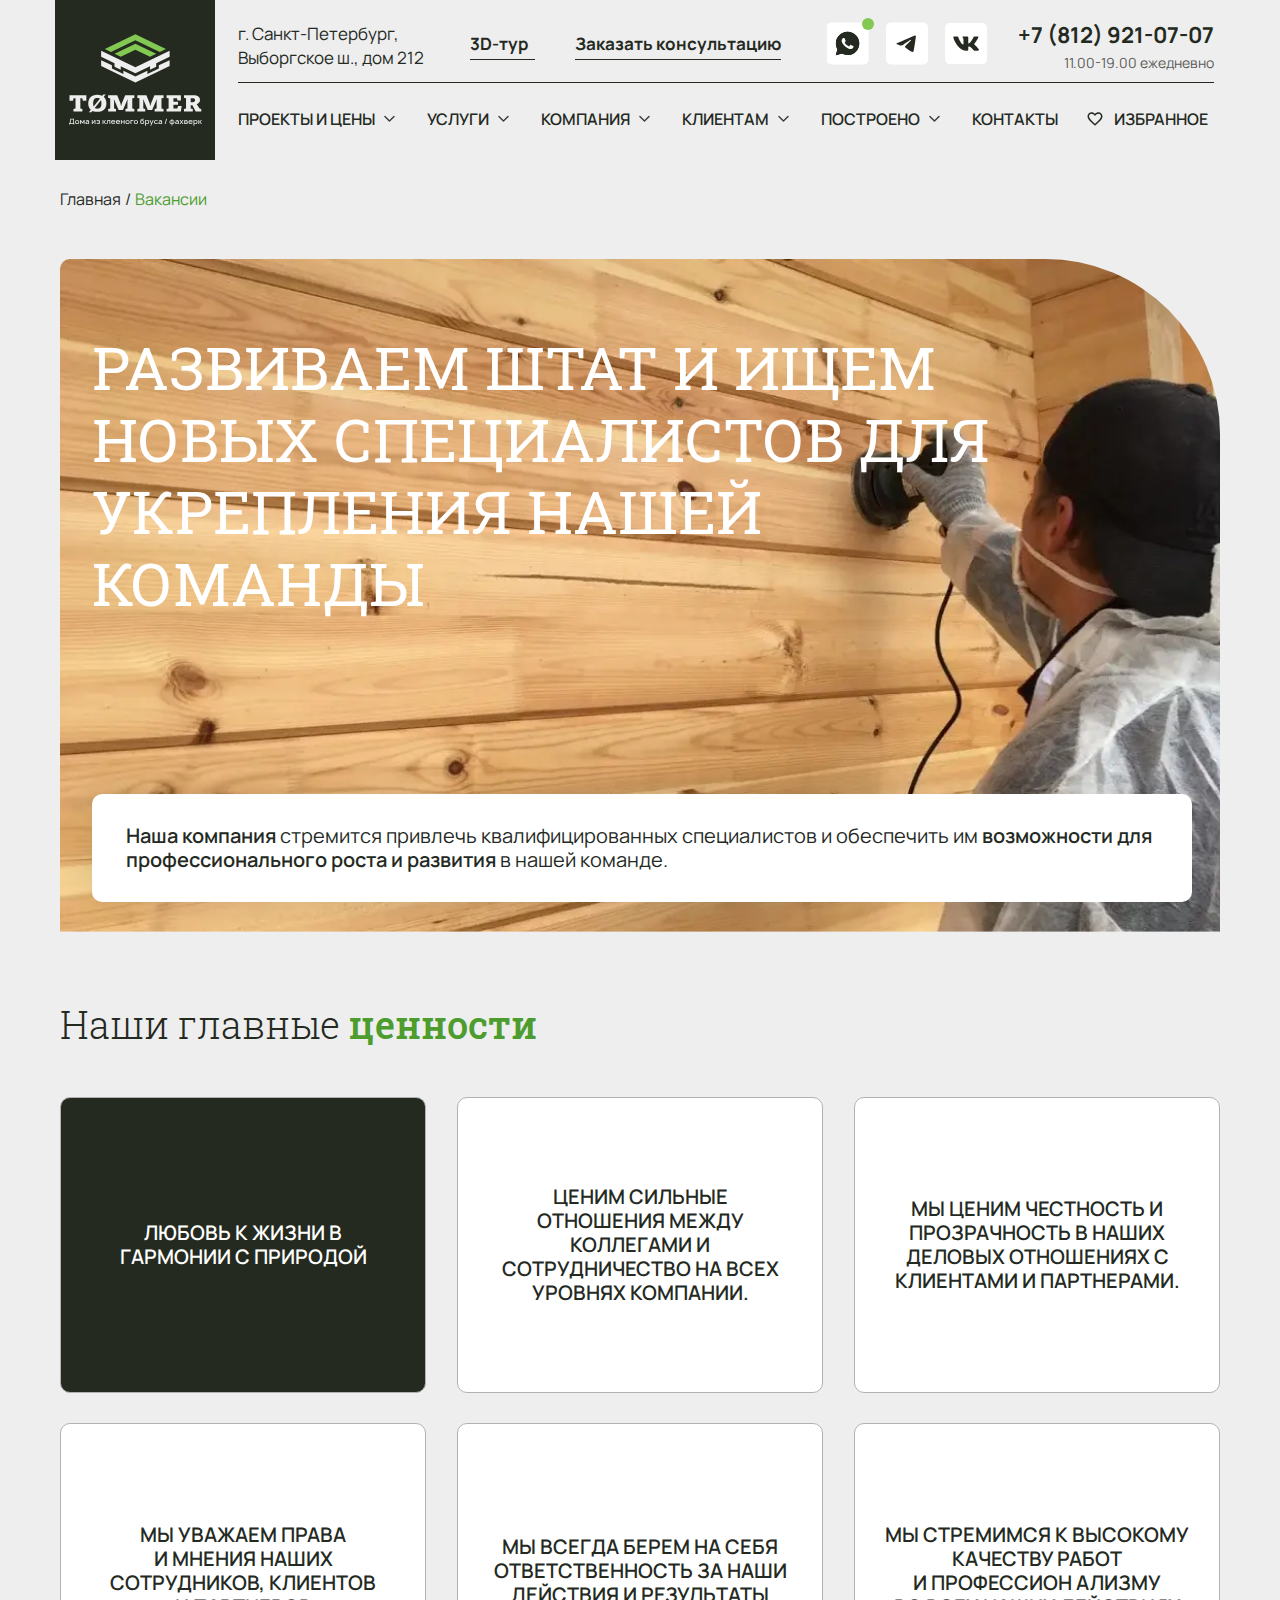
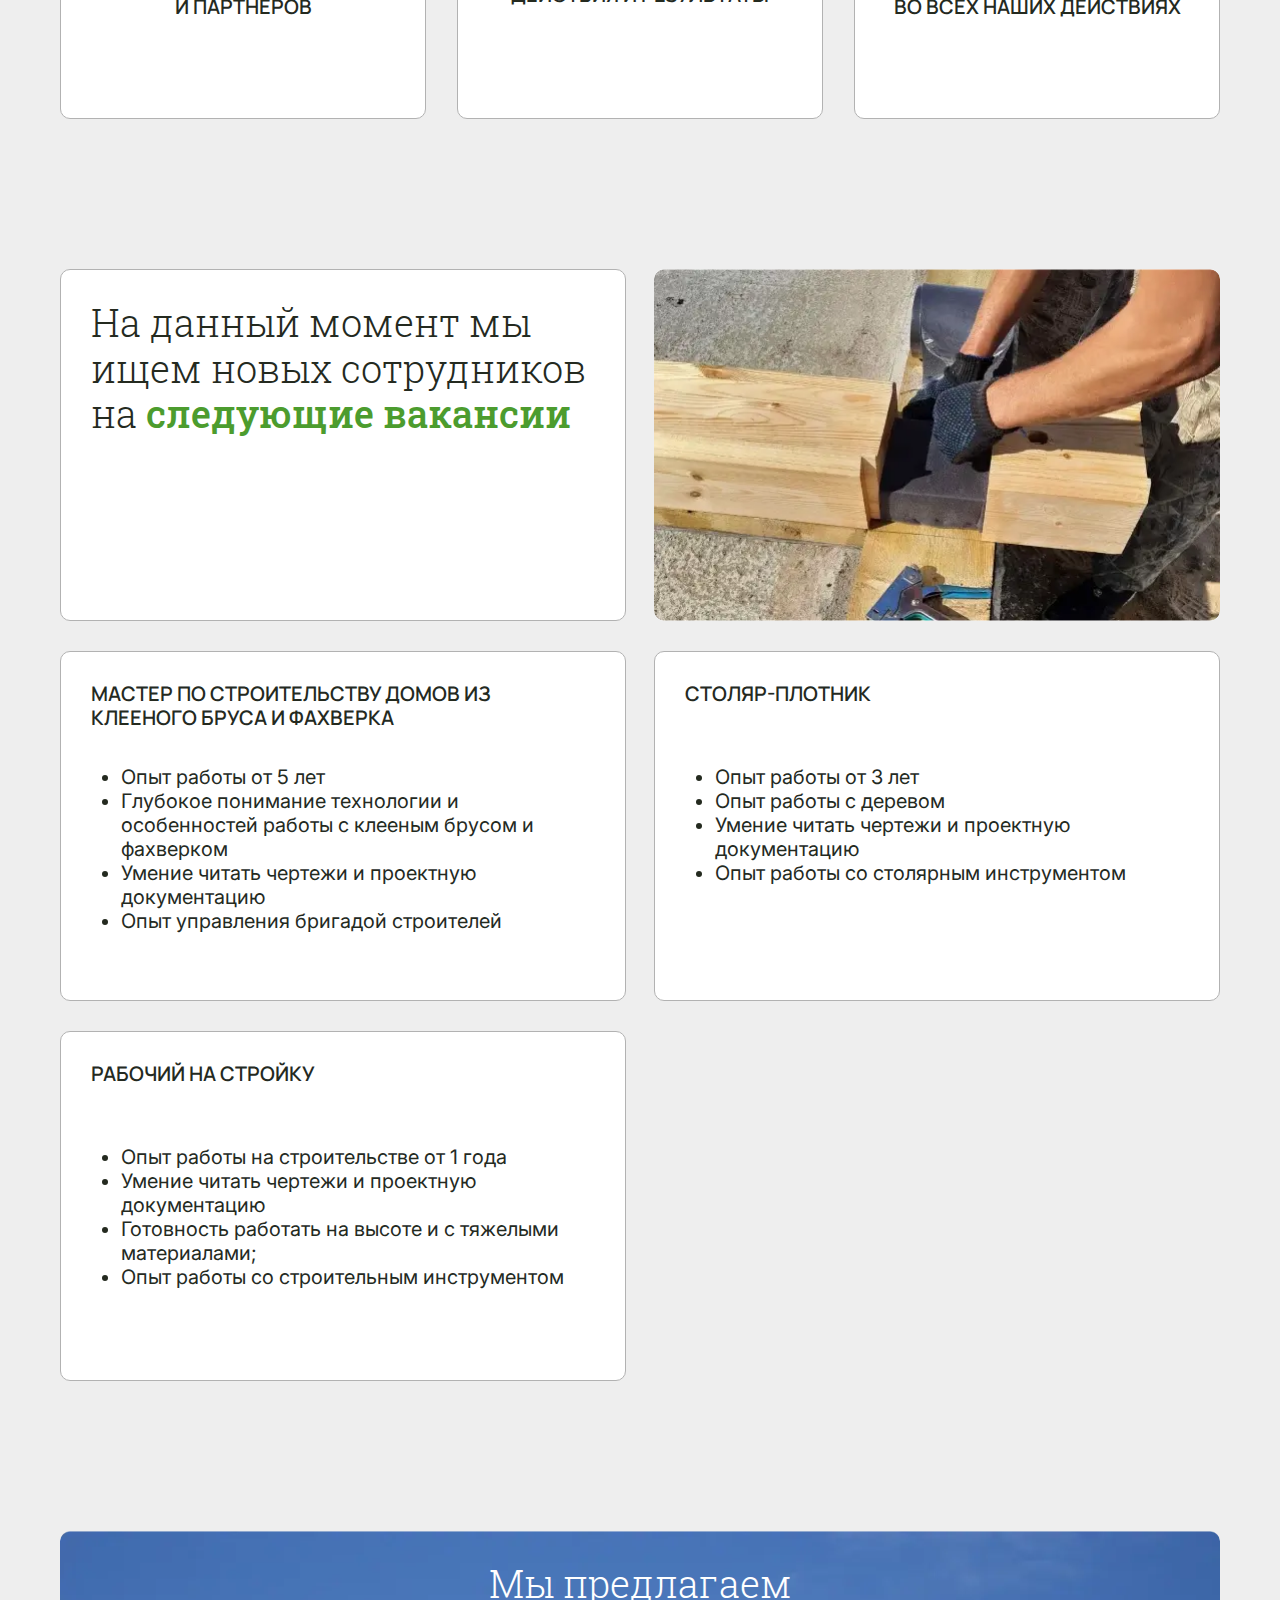
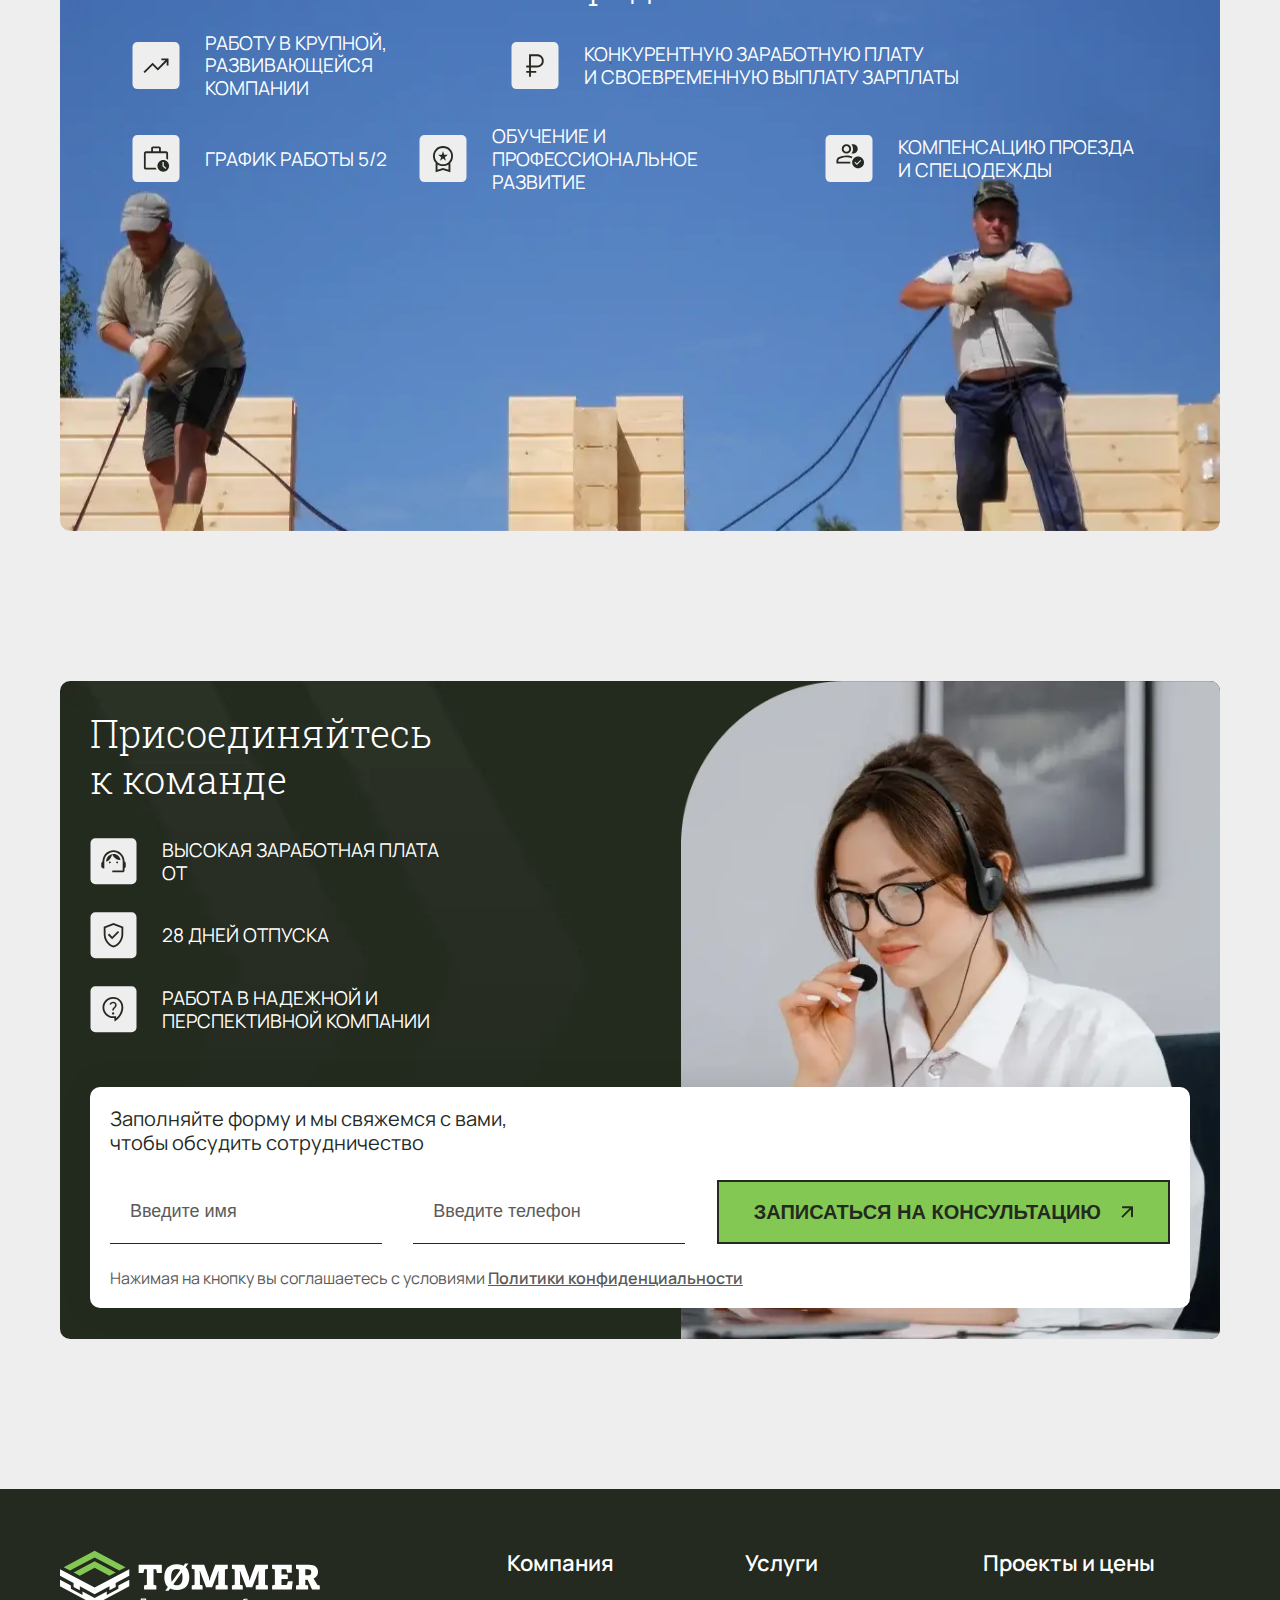
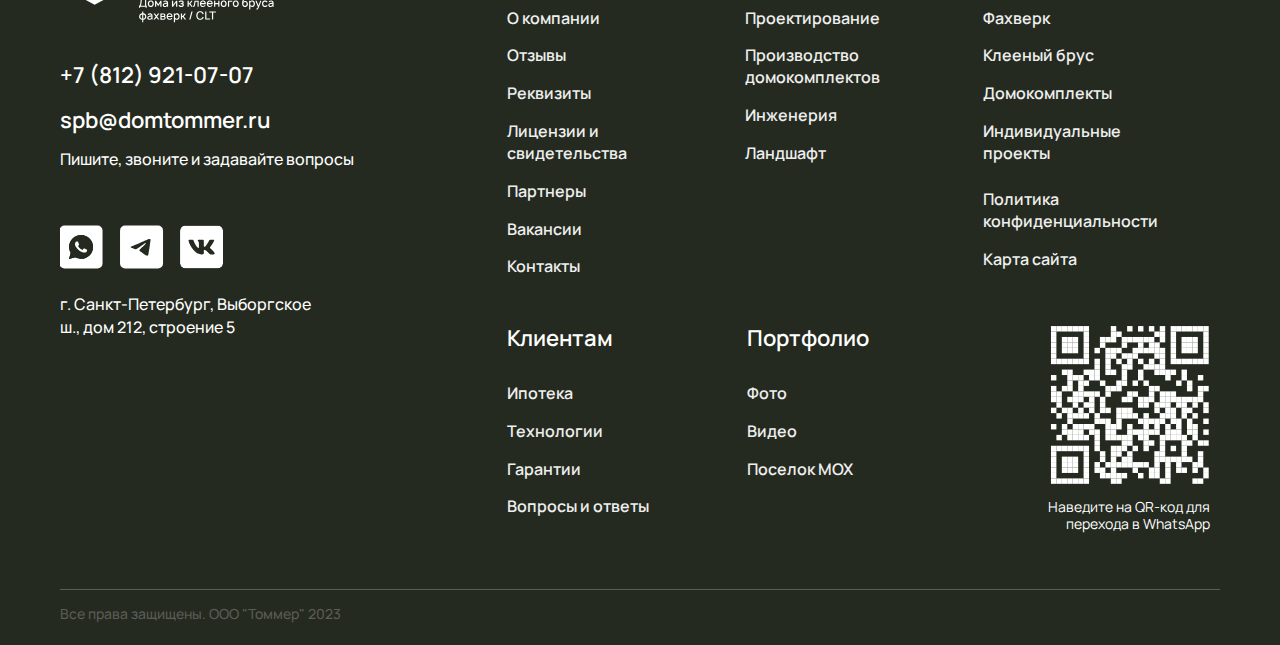
<file: vacancies.html>
<!DOCTYPE html>
<html lang="en">
<head>
    <meta charset="UTF-8">
    <meta name="viewport" content="width=device-width, initial-scale=1.0">
    <title>Tommer</title>

    <link rel="preconnect" href="https://fonts.googleapis.com">
    <link rel="preconnect" href="https://fonts.gstatic.com" crossorigin>
    <link href="https://fonts.googleapis.com/css2?family=Inter:wght@400;500&family=Manrope:wght@400;500;600;700&family=Roboto+Slab:wght@300;400;500;600&display=swap" rel="stylesheet">

    <!-- Link Swiper's CSS -->
    <link rel="stylesheet" href="https://cdn.jsdelivr.net/npm/swiper@11/swiper-bundle.min.css" />
    <!-- add style -->
    <link rel="stylesheet" href="./css/style.css">
</head>
<body>
<div class="wrapper">

    <!-- Header -->
    <header>
      <div class="main_container">
        <a href="#" class="logo">
          <img src="./images/head_logo.svg" width="133" height="92" alt="">
          <!-- <img src="./images/head_logo_mobile.svg" class="mobile" width="129" height="129" alt=""> -->
        </a>
        <div class="menues">
          <div class="menu_top">
            <div class="address">г. Санкт-Петербург, <br> Выборгское ш., дом 212</div>
            <ul class="texts">
              <li class="text text_1">
                <a href="#">3D-тур</a>
              </li>
              <li class="text">
                <a href="#">Заказать консультацию</a>
              </li>
            </ul>
            <div class="menu_top_right">
              <ul class="social_links">
                <li>
                  <a href="#">
                    <span class="notification"></span>
                    <img src="./images/whatsapp_icon.svg" width="43" height="43" alt="">
                  </a>
                </li>
                <li>
                  <a href="#">
                    <img src="./images/Telegram.svg" width="43" height="43" alt="">
                  </a>
                </li>
                <li>
                  <a href="#">
                    <img src="./images/Vkontakte.svg" width="43" height="43" alt="">
                  </a>
                </li>
              </ul>
              <div class="phone">
                <a href="#">+7 (812) 921-07-07</a>
                <span>11.00-19.00 ежедневно</span>
              </div>
            </div>
            <button class="bars">
              <img src="./images/bars.svg" width="25" height="20" alt="">
            </button>
          </div>
          <div class="line"></div>
          <ul class="menu_bottom">
            <li class="nav_dropdown">
              <div class="nav_dropdown__head">
                <span>Проекты и цены</span>
                <img src="./images/chevron_bottom.svg" width="19" height="19" alt="">
              </div>
              <ul class="nav_dropdown__body">
                <li>
                  <a href="#">Дома из клееного бруса</a>
                </li>
                <li>
                  <a href="#">Бани из клееного бруса</a>
                </li>
                <li>
                  <a href="#">Фахверк дома</a>
                </li>
                <li>
                  <a href="#">Фахверк бани</a>
                </li>
              </ul>
            </li>
            <li class="nav_dropdown">
              <div class="nav_dropdown__head">
                <span>Услуги</span>
                <img src="./images/chevron_bottom.svg" width="19" height="19" alt="">
              </div>
              <ul class="nav_dropdown__body">
                <li>
                  <a href="#">Проектирования</a>
                </li>
                <li>
                  <a href="#">Инженерные коммуникации</a>
                </li>
                <li>
                  <a href="#">Ландшафт</a>
                </li>
              </ul>
            </li>
            <li class="nav_dropdown">
              <div class="nav_dropdown__head">
                <span>Компания</span>
                <img src="./images/chevron_bottom.svg" width="19" height="19" alt="">
              </div>
              <ul class="nav_dropdown__body">
                <li>
                  <a href="#">О компании</a>
                </li>
                <li>
                  <a href="#">Отзывы</a>
                </li>
                <li>
                  <a href="#">Сертификаты</a>
                </li>
                <li>
                  <a href="#">Вакансии</a>
                </li>
                <li>
                  <a href="#">Производство</a>
                </li>
              </ul>
            </li>
            <li class="nav_dropdown">
              <div class="nav_dropdown__head">
                <span>Клиентам</span>
                <img src="./images/chevron_bottom.svg" width="19" height="19" alt="">
              </div>
              <ul class="nav_dropdown__body">
                <li>
                  <a href="#">Расчет ипотеки</a>
                </li>
                <li>
                  <a href="#">Калькулятор строительства</a>
                </li>
                <li>
                  <a href="#">Технологии</a>
                </li>
                <li>
                  <a href="#">Гарантии</a>
                </li>
                <li>
                  <a href="#">Частые-вопросы</a>
                </li>
              </ul>
            </li>
            <li class="nav_dropdown">
              <div class="nav_dropdown__head">
                <span>Построено</span>
                <img src="./images/chevron_bottom.svg" width="19" height="19" alt="">
              </div>
              <ul class="nav_dropdown__body">
                <li>
                  <a href="#">Все объекты</a>
                </li>
                <li>
                  <a href="#">Поселок МОХ</a>
                </li>
              </ul>
            </li>
            <li>
              <a href="#">Контакты</a>
            </li>
            <li>
              <a href="#" class="last">
                <img src="./images/heart_icon.svg" width="18" height="18" alt="">
                <span>Избранное</span>
              </a>
            </li>
          </ul>
        </div>
      </div>
    </header>

    <!-- Mobile menu -->
    <div class="mobile_menu_wrapper">
      <div class="mobile_menu_bg"></div>
      <div class="mobile_menu">
        <div class="mobile_menu_top">
          <a href="#" class="logo">
            <img src="./images/head_logo_mobile.svg" alt="">
          </a>
          <button class="close">&times;</button>
        </div>
        <ul class="mobile_menu_bottom">
          <li class="nav_dropdown">
            <div class="nav_dropdown__head">
              <span>Проекты и цены</span>
              <img src="./images/chevron_bottom.svg" width="19" height="19" alt="">
            </div>
            <ul class="nav_dropdown__body">
              <li>
                <a href="#">Дома из клееного бруса</a>
              </li>
              <li>
                <a href="#">Бани из клееного бруса</a>
              </li>
              <li>
                <a href="#">Фахверк дома</a>
              </li>
              <li>
                <a href="#">Фахверк бани</a>
              </li>
            </ul>
          </li>
          <li class="nav_dropdown">
            <div class="nav_dropdown__head">
              <span>Услуги</span>
              <img src="./images/chevron_bottom.svg" width="19" height="19" alt="">
            </div>
            <ul class="nav_dropdown__body">
              <li>
                <a href="#">Проектирования</a>
              </li>
              <li>
                <a href="#">Инженерные коммуникации</a>
              </li>
              <li>
                <a href="#">Ландшафт</a>
              </li>
            </ul>
          </li>
          <li class="nav_dropdown">
            <div class="nav_dropdown__head">
              <span>Компания</span>
              <img src="./images/chevron_bottom.svg" width="19" height="19" alt="">
            </div>
            <ul class="nav_dropdown__body">
              <li>
                <a href="#">О компании</a>
              </li>
              <li>
                <a href="#">Отзывы</a>
              </li>
              <li>
                <a href="#">Сертификаты</a>
              </li>
              <li>
                <a href="#">Вакансии</a>
              </li>
              <li>
                <a href="#">Производство</a>
              </li>
            </ul>
          </li>
          <li class="nav_dropdown">
            <div class="nav_dropdown__head">
              <span>Клиентам</span>
              <img src="./images/chevron_bottom.svg" width="19" height="19" alt="">
            </div>
            <ul class="nav_dropdown__body">
              <li>
                <a href="#">Расчет ипотеки</a>
              </li>
              <li>
                <a href="#">Калькулятор строительства</a>
              </li>
              <li>
                <a href="#">Технологии</a>
              </li>
              <li>
                <a href="#">Гарантии</a>
              </li>
              <li>
                <a href="#">Частые-вопросы</a>
              </li>
            </ul>
          </li>
          <li class="nav_dropdown">
            <div class="nav_dropdown__head">
              <span>Построено</span>
              <img src="./images/chevron_bottom.svg" width="19" height="19" alt="">
            </div>
            <ul class="nav_dropdown__body">
              <li>
                <a href="#">Все объекты</a>
              </li>
              <li>
                <a href="#">Поселок МОХ</a>
              </li>
            </ul>
          </li>
          <li>
            <a href="#">Контакты</a>
          </li>
          <li>
            <a href="#" class="last">
              <img src="./images/heart_icon.svg" width="18" height="18" alt="">
              <span>Избранное</span>
            </a>
          </li>
        </ul>
      </div>
    </div>
    <!-- Mobile menu end -->
    <!-- Header end -->

    <!-- Breadcrumb -->
    <div class="main_container">
        <ul class="breadcrumbs">
            <li>
                <a href="/">Главная</a>
            </li>
            <li>/</li>
            <li>
                <span>Вакансии</span>
            </li>
        </ul>
    </div>
    <!-- Breadcrumb end -->

    <!-- Project home -->
    <section id="projects_home" class="vacancies">
        <div class="main_container">
            <div class="project_home_card">
                <div class="project_home_card__top">
                    <h1 class="main_title">Развиваем штат и ищем новых специалистов для укрепления нашей команды</h1>
                    <div class="texts">
                        <h2>
                            <span>Наша компания</span> стремится привлечь квалифицированных специалистов и обеспечить им <span>возможности для профессионального роста и развития</span> в нашей команде.
                        </h2>
                    </div>
                </div>
            </div>
        </div>
    </section>
    <!-- Project home end -->

    <!-- Vacancies card -->
    <section class="vacancies_card">
        <div class="main_container">
            <h2 class="sec-title">Наши главные <span>ценности</span></h2>
            <div class="cards">
                <div class="cards_item dark">
                    <p>Любовь к жизни в гармонии с природой</p>
                </div>
                <div class="cards_item">
                    <p>Ценим сильные отношения между коллегами и сотрудничество на всех уровнях компании.</p>
                </div>
                <div class="cards_item">
                    <p>мы ценим честность и прозрачность в наших деловых отношениях с клиентами и партнерами.</p>
                </div>
                <div class="cards_item">
                    <p>мы уважаем права и мнения наших сотрудников, клиентов и партнеров</p>
                </div>
                <div class="cards_item">
                    <p>мы всегда берем на себя ответственность за наши действия и результаты</p>
                </div>
                <div class="cards_item">
                    <p>мы стремимся к высокому качеству работ и профессион ализму во всех наших действиях</p>
                </div>
            </div>
            <div class="bottom_card">
              <div class="card_item">
                <h3 class="sec-title">На данный момент мы ищем новых сотрудников на <span>следующие вакансии</span></h3>
              </div>
              <img src="./images/vacancies_card_bottom.webp" alt="" class="card_item img">
              <div class="card_item">
                <div class="title">Мастер по строительству домов из клееного бруса и фахверка</div>
                <ul>
                  <li>Опыт работы от 5 лет</li>
                  <li>Глубокое понимание технологии и особенностей работы с клееным брусом и фахверком</li>
                  <li>Умение читать чертежи и проектную документацию</li>
                  <li>Опыт управления бригадой строителей</li>
                </ul>
              </div>
              <div class="card_item">
                <div class="title">Столяр-плотник</div>
                <ul>
                  <li>Опыт работы от 3 лет</li>
                  <li>Опыт работы с деревом</li>
                  <li>Умение читать чертежи и проектную документацию</li>
                  <li>Опыт работы со столярным инструментом</li>
                </ul>
              </div>
              <div class="card_item">
                <div class="title">Рабочий на стройку</div>
                <ul>
                  <li>Опыт работы на строительстве от 1 года</li>
                  <li>Умение читать чертежи и проектную документацию</li>
                  <li>Готовность работать на высоте и с тяжелыми материалами;</li>
                  <li>Опыт работы со строительным инструментом</li>
                </ul>
              </div>
        </div>
    </section>
    <!-- Vacancies card end -->

    <!-- Offer -->
    <section class="offer">
      <div class="main_container">
        <div class="offer_content">
          <h2 class="offer_title">Мы предлагаем</h2>
          <ul>
            <li>
              <img src="./images/offer_icon_1.svg" alt="">
              <span>Работу в крупной, развивающейся компании</span>
            </li>
            <li>
              <img src="./images/offer_icon_2.svg" alt="">
              <span>Конкурентную заработную плату и своевременную выплату зарплаты</span>
            </li>
            <li>
              <img src="./images/offer_icon_3.svg" alt="">
              <span>График работы 5/2</span>
            </li>
            <li>
              <img src="./images/offer_icon_4.svg" alt="">
              <span>Обучение и профессиональное развитие</span>
            </li>
            <li>
              <img src="./images/offer_icon_5.svg" alt="">
              <span>Компенсацию проезда и спецодежды</span>
            </li>
          </ul>
        </div>
      </div>
    </section>
    <!-- Offer end -->

    <!-- Consultation -->
    <section class="consultation vacancee">
      <div class="main_container">
        <div class="consultation_card">
          <img src="./images/vacancies_consultation_bg.webp" alt="" class="card_bg">
          <h2 class="sec-title">Присоединяйтесь <br> к команде</h2>
          <ul>
            <li>
              <img src="./images/consultation_icon_1.svg" width="47" height="47" alt="">
              <div class="description">
                Высокая заработная плата <br> от 
              </div>
            </li>
            <li>
              <img src="./images/consultation_icon_2.svg" width="47" height="47" alt="">
              <div class="description">
                28 дней отпуска
              </div>
            </li>
            <li>
              <img src="./images/consultation_icon_3.svg" width="47" height="47" alt="">
              <div class="description">
                Работа в надежной и <br> перспективной компании
              </div>
            </li>
          </ul>
          <form>
            <label>
              Заполняйте форму и мы свяжемся с вами, <br> чтобы обсудить сотрудничество
            </label>
            <div class="inputs">
              <input type="text" placeholder="Введите имя">
              <input type="tel" placeholder="Введите телефон">
              <button type="submit" class="success-link">
                <span>Записаться на консультацию</span>
                <svg xmlns="http://www.w3.org/2000/svg" width="12" height="12" viewBox="0 0 12 12" fill="none">
                  <path d="M11.9892 1.1666C11.9892 0.614312 11.5414 0.166597 10.9892 0.166598L1.98916 0.166598C1.43688 0.166597 0.989165 0.614312 0.989165 1.1666C0.989165 1.71888 1.43688 2.1666 1.98916 2.1666L9.98916 2.1666L9.98916 10.1666C9.98916 10.7189 10.4369 11.1666 10.9892 11.1666C11.5414 11.1666 11.9892 10.7189 11.9892 10.1666L11.9892 1.1666ZM1.70711 11.8629L11.6963 1.8737L10.2821 0.459491L0.292893 10.4487L1.70711 11.8629Z" fill="#242A1F"/>
                </svg>
              </button>
            </div>
            <div class="links">
              Нажимая на кнопку вы соглашаетесь с условиями <a href="#">Политики конфиденциальности</a>
            </div>
          </form>
        </div>
      </div>
    </section>
    <!-- Consultation end -->

    <!-- Footer -->
    <footer>
      <div class="main_container">
        <div class="foot_top">
          <div class="social_links">
            <a href="#" class="logo">
              <img src="./images/footer_logo.svg" width="260" height="73" alt="">
            </a>
            <div class="location_wrapper">
              <ul class="socials_wrapper">
                <li class="link">
                  <a href="#">+7 (812) 921-07-07</a>
                </li>
                <li class="link email">
                  <a href="#">spb@domtommer.ru</a>
                </li>
                <li class="answer">
                  <a href="#">Пишите, звоните и задавайте вопросы</a>
                </li>
                <li class="socials">
                  <div>
                    <a href="#">
                      <img src="./images/whatsapp_icon.svg" width="44" height="44" alt="">
                    </a>
                    <a href="#">
                      <img src="./images/Telegram.svg" width="44" height="44" alt="">
                    </a>
                    <a href="#">
                      <img src="./images/Vkontakte.svg" width="44" height="44" alt="">
                    </a>
                  </div>
                </li>
                <li class="address">
                  <a href="#">г. Санкт-Петербург, Выборгское ш., дом 212, строение 5</a>
                </li>
              </ul>
              <div class="location">
                <a href="#">г. Санкт-Петербург, Выборгское ш., дом 212, строение 5</a>
              </div>
            </div>

          </div>
          <div class="nav_links">
            <div class="nav_links_top">
              <ul class="company">
                <li class="nav_link_title">Компания</li>
                <li>
                  <a href="#">О компании</a>
                </li>
                <li>
                  <a href="#">Отзывы</a>
                </li>
                <li>
                  <a href="#">Реквизиты</a>
                </li>
                <li>
                  <a href="#">Лицензии и свидетельства</a>
                </li>
                <li>
                  <a href="#">Партнеры</a>
                </li>
                <li>
                  <a href="#">Вакансии</a>
                </li>
                <li>
                  <a href="#">Контакты</a>
                </li>
              </ul>
              <ul class="services">
                <li class="nav_link_title">Услуги</li>
                <li>
                  <a href="#">Проектирование</a>
                </li>
                <li>
                  <a href="#">Производство домокомплектов</a>
                </li>
                <li>
                  <a href="#">Инженерия</a>
                </li>
                <li>
                  <a href="#">Ландшафт</a>
                </li>
              </ul>
              <ul class="client mobile">
                <li class="nav_link_title">Клиентам</li>
                <li>
                  <a href="#">Ипотека</a>
                </li>
                <li>
                  <a href="#">Технологии</a>
                </li>
                <li>
                  <a href="#">Гарантии</a>
                </li>
                <li>
                  <a href="#">Вопросы и ответы</a>
                </li>
              </ul>
              <ul class="prices">
                <li class="nav_link_title">Проекты и цены</li>
                <li>
                  <a href="#">Фахверк</a>
                </li>
                <li>
                  <a href="#">Клееный брус</a>
                </li>
                <li>
                  <a href="#">Домокомплекты</a>
                </li>
                <li>
                  <a href="#">Индивидуальные проекты</a>
                </li>
                <li>
                  <a class="politika" href="#">Политика конфиденциальности</a>
                </li>
                <li>
                  <a href="#">Карта сайта</a>
                </li>
              </ul>
            </div>
            <div class="nav_links_bottom">
              <ul class="client">
                <li class="nav_link_title">Клиентам</li>
                <li>
                  <a href="#">Ипотека</a>
                </li>
                <li>
                  <a href="#">Технологии</a>
                </li>
                <li>
                  <a href="#">Гарантии</a>
                </li>
                <li>
                  <a href="#">Вопросы и ответы</a>
                </li>
              </ul>
              <ul class="portfolio">
                <li class="nav_link_title">Портфолио</li>
                <li>
                  <a href="#">Фото </a>
                </li>
                <li>
                  <a href="#">Видео</a>
                </li>
                <li>
                  <a href="#">Поселок МОХ</a>
                </li>
              </ul>
              <div class="qr_code">
                <img src="./images/qr_code.svg" width="160" height="161" alt="">
                <span>Наведите на QR-код для перехода в WhatsApp</span>
              </div>
            </div>
          </div>
        </div>
        <div class="foot_bottom">
          Все права защищены. ООО "Томмер" 2023
        </div>
      </div>
    </footer>
    <!-- Footer end -->
</div>

    <!-- Swiper JS -->
    <script src="https://cdn.jsdelivr.net/npm/swiper@11/swiper-bundle.min.js"></script>
    <script src="./js/main.js"></script>
</body>
</html>
</file>
<file: css/style.css>
@import url("https://fonts.googleapis.com/css2?family=Inter:wght@400;500&family=Manrope:wght@400;500;600;700&family=Roboto+Slab:wght@300;400;500;600&display=swap");
* {
  margin: 0;
  padding: 0;
  box-sizing: border-box;
  -webkit-tap-highlight-color: transparent;
}

button {
  border: none;
  background: transparent;
  outline: none;
  display: inline-block;
  cursor: pointer;
}

a {
  color: inherit;
  text-decoration: none;
  display: inline-block;
}

span {
  display: inline-block;
}

ul {
  list-style-type: none;
}

input, textarea {
  background: transparent;
  outline: none;
  border: transparent;
}

body {
  background: #eee;
  font-family: "Manrope", sans-serif;
  font-style: normal;
}

.wrapper {
  width: 100%;
  overflow: hidden;
}

.main_container {
  max-width: 77.5rem;
  margin: 0 auto;
  padding: 0px 2.5rem;
}

.sec-title {
  color: var(--Dark-green, #242A1F);
  font-family: "Roboto Slab", serif;
  font-size: 2.375rem;
  font-weight: 300;
  line-height: 120%;
}
.sec-title span {
  color: #4C9C2E;
  font-weight: 500;
  display: inline;
}

.sec-light-title {
  color: var(--White, #FFF);
  font-family: "Roboto Slab", serif;
  font-size: 2.375rem;
  font-style: normal;
  font-weight: 400;
  line-height: 120%;
}
.sec-light-title span {
  font-weight: 500;
}

.main_title {
  color: var(--White, #FFF);
  font-family: "Roboto Slab", serif;
  font-size: 3.75rem;
  font-weight: 400;
  line-height: 120%;
  text-transform: uppercase;
}

.dark-alert {
  border-radius: 0.3125rem;
  background: var(--Dark-green, #242A1F);
  padding: 0.62rem;
  color: var(--White, #FFF);
  font-size: 1.25rem;
  font-weight: 600;
  line-height: 120%;
  text-transform: uppercase;
  display: inline-block;
}

input::-webkit-inner-spin-button {
  -webkit-appearance: none;
}

.success-link {
  display: flex;
  padding: 1.25rem 2.1875rem;
  align-items: center;
  justify-content: center;
  gap: 1.25rem;
  height: 4rem;
  border: 2px solid var(--Dark-green, #242A1F);
  background: var(--Green, #82C853);
  color: var(--Dark-green, #242A1F);
  font-size: 1.25rem;
  font-weight: 700;
  line-height: 120%;
  text-transform: uppercase;
  white-space: nowrap;
  cursor: pointer;
}
.success-link svg {
  flex-shrink: 0;
}

.dark-button {
  border: 2px solid var(--Green, #82C853);
  background: var(--Dark-green, #242A1F);
  width: 3.125rem;
  height: 3.125rem;
}

.swiper-button-prev:after,
.swiper-button-next:after {
  display: none;
}

@keyframes tabActive {
  0% {
    opacity: 0;
  }
  100% {
    opacity: 1;
  }
}
@keyframes tabEndActive {
  0% {
    opacity: 1;
  }
  100% {
    opacity: 0;
  }
}
.tab_head button {
  cursor: pointer;
}
.tab_item {
  display: none;
}
.tab_item.active {
  display: block;
  animation: tabActive 0.3s linear 1;
}
.tab_item.end-active {
  display: block;
  animation: tabEndActive 0.3s linear 1;
}

.checkbox {
  -webkit-user-select: none;
     -moz-user-select: none;
          user-select: none;
  cursor: pointer;
  display: flex;
  align-items: flex-start;
  gap: 10px;
  color: var(--Dark-green, #242A1F);
  font-size: 1.0625rem;
  font-weight: 400;
  line-height: 120%;
}
.checkbox input[type=checkbox] {
  display: none;
}
.checkbox .checkked {
  display: none;
}

.checkbox.active img {
  display: none;
}
.checkbox.active .checkked {
  display: block;
}

.range {
  max-width: 100%;
  /* Thumb: webkit */
  /* Thumb: Firefox */
}
.range_subtitle {
  color: #5B5B59;
  font-size: 16px;
  font-weight: 500;
  line-height: 140%;
}
.range .value {
  color: var(--Dark-green, #242A1F);
  font-family: "Roboto Slab", serif;
  font-size: 38px;
  font-weight: 400;
  line-height: 120%;
}
.range_foot {
  display: flex;
  align-items: center;
  justify-content: space-between;
  margin-top: 5px;
  color: var(--Dark-green, #242A1F);
  font-family: "Roboto Slab", sans-serif;
  font-size: 22px;
  font-weight: 400;
  line-height: 120%;
}
.range .range_input {
  width: 100%;
  background: #D3D3D3;
  height: 5px;
  position: relative;
}
.range .range_line {
  position: absolute;
  left: 0;
  top: 0;
  height: 100%;
  background: #4C9C2E;
}
.range input[type=range] {
  -webkit-appearance: none;
  -moz-appearance: none;
       appearance: none;
  width: 100%;
  outline: none;
  height: 5px;
  background: transparent;
  transform: translateY(-12px);
  position: relative;
}
.range input[type=range]::-webkit-slider-thumb {
  -webkit-appearance: none;
  appearance: none;
  height: 15px;
  width: 15px;
  background: #FFF;
  box-shadow: 0px 0px 4px rgba(0, 0, 0, 0.25);
  border-radius: 50%;
  border: none;
  cursor: ew-resize;
}
.range input[type=range]::-moz-range-thumb {
  height: 15px;
  width: 15px;
  background: #FFF;
  box-shadow: 0px 0px 4px rgba(0, 0, 0, 0.25);
  border-radius: 50%;
  border: none;
  cursor: ew-resize;
}

header .main_container {
  display: flex;
  align-items: flex-start;
  gap: 1.44rem;
  max-width: 78.12rem;
}
header .logo {
  width: 10rem;
  height: 10rem;
  background: #242A1F;
  display: flex;
  align-items: center;
  justify-content: center;
}
header .logo .mobile {
  display: none;
}
header .menues {
  padding: 1.25rem 0;
}
header .menu_top {
  display: flex;
  align-items: center;
  gap: 2.9rem;
}
header .menu_top .address {
  color: #242A1F;
  font-size: 1.0625rem;
  font-style: normal;
  font-weight: 400;
  line-height: 140%;
}
header .menu_top .texts {
  display: flex;
  align-items: center;
  gap: 2.5rem;
}
header .menu_top .text a {
  color: #242A1F;
  font-size: 1.0625rem;
  font-weight: 700;
  line-height: normal;
  border-bottom: 0.0625rem solid #242A1F;
  padding-bottom: 0.31rem;
}
header .menu_top .text_1 a {
  padding-right: 0.4rem;
}
header .menu_top .menu_top_right {
  display: flex;
  align-items: center;
  gap: 1.88rem;
}
header .menu_top .social_links {
  display: flex;
  align-items: center;
  gap: 1rem;
}
header .menu_top .social_links a {
  position: relative;
}
header .menu_top .social_links a span {
  position: absolute;
  width: 0.75rem;
  height: 0.75rem;
  background: #82C853;
  border-radius: 50%;
  right: -0.25rem;
  top: -0.25rem;
}
header .menu_top .phone {
  display: flex;
  flex-direction: column;
  align-items: flex-end;
  gap: 0.19rem;
}
header .menu_top .phone a {
  color: #242A1F;
  font-size: 1.375rem;
  font-style: normal;
  font-weight: 700;
  line-height: normal;
}
header .menu_top .phone span {
  color: #5B5B59;
  font-size: 0.875rem;
  font-style: normal;
  font-weight: 400;
  line-height: normal;
}
header .menu_top .bars {
  display: none;
}
header .line {
  background: #242A1F;
  height: 0.0625rem;
  margin: 0.62rem 0 1.56rem;
}
header .menu_bottom {
  display: flex;
  align-items: center;
  gap: 1.75rem;
}
header .menu_bottom a {
  display: flex;
  align-items: center;
  gap: 0.31rem;
  color: #242A1F;
  font-size: 1rem;
  font-style: normal;
  font-weight: 600;
  line-height: normal;
  text-transform: uppercase;
}
header .menu_bottom a.last {
  gap: 0.62rem;
}
header .menu_bottom .nav_dropdown {
  position: relative;
}
header .menu_bottom .nav_dropdown__head {
  display: flex;
  align-items: center;
  gap: 0.31rem;
  color: #242A1F;
  font-size: 1rem;
  font-weight: 600;
  line-height: normal;
  text-transform: uppercase;
  cursor: pointer;
}
header .menu_bottom .nav_dropdown__body {
  background: #EEE;
  position: absolute;
  z-index: 2;
  padding-top: 10px;
  display: none;
  flex-direction: column;
  transform: translateX(-10px);
}
header .menu_bottom .nav_dropdown__body a {
  color: #242A1F;
  font-size: 1rem;
  font-weight: 600;
  line-height: normal;
  text-transform: none;
  white-space: nowrap;
  padding: 5px 10px;
}
header .menu_bottom .nav_dropdown:hover .nav_dropdown__body {
  display: flex;
}

.mobile_menu_wrapper {
  display: none;
}

.breadcrumbs {
  display: flex;
  align-items: center;
  margin: 1.87rem 0 2.06rem;
  gap: 0 4px;
  flex-wrap: wrap;
}
.breadcrumbs li, .breadcrumbs a, .breadcrumbs span {
  color: var(--Dark-green, #242A1F);
  font-size: 1rem;
  font-weight: 400;
  line-height: 120%;
}
.breadcrumbs span {
  color: var(--Green-extra, #4C9C2E);
}

#index_home {
  padding-top: 4.94rem;
}
#index_home .home_bg {
  position: absolute;
  top: 0;
  right: 0;
  z-index: -1;
}
#index_home .title {
  color: #242A1F;
  font-family: "Roboto Slab", serif;
  font-size: 3.75rem;
  font-style: normal;
  font-weight: 300;
  line-height: 140%;
  text-transform: uppercase;
}
#index_home .title.mobile {
  display: none;
}
#index_home .texts {
  display: flex;
  align-items: center;
  gap: 1.53rem;
  margin: 0.41rem 0 0.44rem;
}
#index_home .texts .description {
  color: #242A1F;
  font-size: 1.125rem;
  font-style: normal;
  font-weight: 400;
  line-height: 120%;
  width: 24.06225rem;
}
#index_home .texts .title_2 {
  color: #242A1F;
  font-family: "Roboto Slab", sans-serif;
  font-size: 3.75rem;
  font-style: normal;
  font-weight: 400;
  line-height: 120%;
  text-transform: uppercase;
}
#index_home h3.mobile {
  display: none;
}
#index_home .cards {
  display: flex;
  align-items: flex-start;
  gap: 3rem;
  width: 44.75rem;
  margin: 4.57rem 0 5.1rem;
  padding-left: 0.69rem;
}
#index_home .cards .card_description {
  color: #242A1F;
  font-size: 1.1875rem;
  font-style: normal;
  font-weight: 500;
  line-height: 120%;
  text-transform: uppercase;
  margin-top: 1.1rem;
  white-space: nowrap;
}
#index_home .cards .card_description span {
  font-weight: 700;
  display: inline;
}
#index_home .cards .card_item:last-child {
  padding-left: 0.42em;
}
#index_home .buttons {
  display: flex;
  align-items: center;
  gap: 2.03rem;
  padding-left: 0.69rem;
}
#index_home .buttons .link_1 {
  padding: 1.1rem 2rem;
}
#index_home .buttons .link_2 {
  display: flex;
  align-items: center;
  justify-content: center;
  gap: 1.25rem;
  background: #242A1F;
  color: #FFF;
  font-size: 1.25rem;
  font-style: normal;
  font-weight: 600;
  line-height: 120%;
  text-transform: uppercase;
  padding: 1.25rem 2.81rem;
}
#index_home .index_question_card {
  display: flex;
  border-radius: 0.625rem;
  background: #FFF;
  margin: 11.25rem 0.19rem 9.38rem 0.25rem;
}
#index_home .index_question_card .card_left {
  border-radius: 0.625rem 0rem 11.25rem 0.625rem;
  background: #242A1F;
  position: relative;
  overflow: hidden;
  padding: 2.57rem 1.52rem 4.2rem 2.32rem;
  width: 33.48719rem;
}
#index_home .index_question_card .card_left .card_bg {
  position: absolute;
  right: 1.9rem;
  top: 50%;
  transform: translateY(calc(-50% + 14px));
}
#index_home .index_question_card .card_left .card_title {
  color: #FFF;
  font-family: "Roboto Slab", serif;
  font-size: 2.375rem;
  font-style: normal;
  font-weight: 300;
  line-height: 121%;
  position: relative;
  margin-bottom: 0.85rem;
}
#index_home .index_question_card .card_left .card_title span {
  color: #82C853;
  display: inline;
  font-weight: 500;
}
#index_home .index_question_card .card_left .subtitle {
  color: #FFF;
  font-size: 1.125rem;
  font-style: normal;
  font-weight: 500;
  line-height: 140%;
  margin-bottom: 6.6rem;
  max-width: 16.81288rem;
  position: relative;
}
#index_home .index_question_card .card_left .user_img {
  position: relative;
}
#index_home .index_question_card .card_left .user_data {
  color: #FFF;
  font-size: 1rem;
  font-style: normal;
  font-weight: 700;
  line-height: 140%;
  margin-top: 0.45rem;
  margin-bottom: 1.56rem;
  position: relative;
}
#index_home .index_question_card .card_left .user_data .job {
  font-weight: 500;
  margin-top: 0.25rem;
}
#index_home .index_question_card .card_left p {
  color: #FFF;
  font-size: 1.25rem;
  font-style: normal;
  font-weight: 400;
  line-height: 120%;
  max-width: 21.01469rem;
  position: relative;
}
#index_home .index_question_card .card_right {
  width: calc(100% - 33.48719rem);
  padding: 2.69rem 1.94rem 0rem 1.88rem;
}
#index_home .index_question_card .card_right .slide_count {
  color: #5B5B59;
  font-size: 1rem;
  font-style: normal;
  font-weight: 500;
  line-height: 140%;
  text-align: center;
  margin-bottom: 0.88rem;
  display: flex;
  align-items: center;
  justify-content: center;
}
#index_home .index_question_card .card_right .slider_pagination {
  height: 1px;
  background: #EEE;
  position: relative;
  margin-bottom: 2.48rem;
}
#index_home .index_question_card .card_right .slider_pagination .swiper-scrollbar-drag {
  position: absolute;
  left: 0;
  top: -1px;
  background: #82C853;
  width: 7.67444rem;
  height: 2px;
}
#index_home .index_question_card .card_right .slider_title {
  color: #242A1F;
  font-size: 1.375rem;
  font-style: normal;
  font-weight: 600;
  line-height: 120%;
  text-align: center;
  margin-bottom: 1.85rem;
}
#index_home .index_question_card .card_right .images {
  display: flex;
  flex-wrap: wrap;
  gap: 1.8rem 0;
  align-items: stretch;
}
#index_home .index_question_card .card_right .card_line {
  width: 0.0625rem;
  background: #242A1F;
  margin-left: 1.38rem;
  margin-right: 1.44rem;
}
#index_home .index_question_card .card_right .image {
  display: flex;
  flex-direction: column;
  align-items: flex-start;
  gap: 0.88rem;
  width: calc(50% - 1.445rem);
}
#index_home .index_question_card .card_right .image img {
  width: 100%;
  height: 12.24988rem;
  -o-object-fit: cover;
     object-fit: cover;
}
#index_home .index_question_card .card_right .image input[type=checkbox] {
  display: none;
}
#index_home .index_question_card .card_right .image label {
  position: relative;
  padding-left: 1.98rem;
  color: #242A1F;
  font-size: 1.125rem;
  font-style: normal;
  font-weight: 400;
  line-height: 120%;
}
#index_home .index_question_card .card_right .image label::before {
  content: "";
  position: absolute;
  border-radius: 0.064rem;
  border: 0.655px solid #242A1F;
  width: 1.40769rem;
  height: 1.40769rem;
  left: 0;
  top: 50%;
  transform: translateY(-50%);
  transition: 0.2s ease;
}
#index_home .index_question_card .card_right .image label:after {
  content: "";
  position: absolute;
  width: 1.5rem;
  height: 1.5rem;
  left: 0;
  top: 50%;
  transform: translateY(-50%);
  background-image: url("../images/check_icon.svg");
  background-size: cover;
  background-position: center;
  background-repeat: no-repeat;
  display: none;
}
#index_home .index_question_card .card_right .image label:hover::before {
  border-color: #FFDD00;
}
#index_home .index_question_card .card_right .image #home_card_slide_1:checked + label[for=home_card_slide_1]::before {
  border: #FFDD00;
}
#index_home .index_question_card .card_right .image #home_card_slide_1:checked + label[for=home_card_slide_1]::after {
  display: block;
}
#index_home .index_question_card .card_right .image #home_card_slide_2:checked + label[for=home_card_slide_2]::before {
  border: #FFDD00;
}
#index_home .index_question_card .card_right .image #home_card_slide_2:checked + label[for=home_card_slide_2]::after {
  display: block;
}
#index_home .index_question_card .card_right .image #home_card_slide_3:checked + label[for=home_card_slide_3]::before {
  border: #FFDD00;
}
#index_home .index_question_card .card_right .image #home_card_slide_3:checked + label[for=home_card_slide_3]::after {
  display: block;
}
#index_home .index_question_card .card_right .image #home_card_slide_4:checked + label[for=home_card_slide_4]::before {
  border: #FFDD00;
}
#index_home .index_question_card .card_right .image #home_card_slide_4:checked + label[for=home_card_slide_4]::after {
  display: block;
}
#index_home .index_question_card .card_right .image #home_card_slide_5:checked + label[for=home_card_slide_5]::before {
  border: #FFDD00;
}
#index_home .index_question_card .card_right .image #home_card_slide_5:checked + label[for=home_card_slide_5]::after {
  display: block;
}
#index_home .index_question_card .card_right .image #home_card_slide_6:checked + label[for=home_card_slide_6]::before {
  border: #FFDD00;
}
#index_home .index_question_card .card_right .image #home_card_slide_6:checked + label[for=home_card_slide_6]::after {
  display: block;
}
#index_home .index_question_card .card_right .image #home_card_slide_7:checked + label[for=home_card_slide_7]::before {
  border: #FFDD00;
}
#index_home .index_question_card .card_right .image #home_card_slide_7:checked + label[for=home_card_slide_7]::after {
  display: block;
}
#index_home .index_question_card .card_right .image #home_card_slide_8:checked + label[for=home_card_slide_8]::before {
  border: #FFDD00;
}
#index_home .index_question_card .card_right .image #home_card_slide_8:checked + label[for=home_card_slide_8]::after {
  display: block;
}
#index_home .index_question_card .card_right .image #home_card_slide_9:checked + label[for=home_card_slide_9]::before {
  border: #FFDD00;
}
#index_home .index_question_card .card_right .image #home_card_slide_9:checked + label[for=home_card_slide_9]::after {
  display: block;
}
#index_home .index_question_card .card_right .image #home_card_slide_10:checked + label[for=home_card_slide_10]::before {
  border: #FFDD00;
}
#index_home .index_question_card .card_right .image #home_card_slide_10:checked + label[for=home_card_slide_10]::after {
  display: block;
}
#index_home .index_question_card .card_right .image #home_card_slide_11:checked + label[for=home_card_slide_11]::before {
  border: #FFDD00;
}
#index_home .index_question_card .card_right .image #home_card_slide_11:checked + label[for=home_card_slide_11]::after {
  display: block;
}
#index_home .index_question_card .card_right .image #home_card_slide_12:checked + label[for=home_card_slide_12]::before {
  border: #FFDD00;
}
#index_home .index_question_card .card_right .image #home_card_slide_12:checked + label[for=home_card_slide_12]::after {
  display: block;
}
#index_home .index_question_card .card_right .image #home_card_slide_13:checked + label[for=home_card_slide_13]::before {
  border: #FFDD00;
}
#index_home .index_question_card .card_right .image #home_card_slide_13:checked + label[for=home_card_slide_13]::after {
  display: block;
}
#index_home .index_question_card .card_right .image #home_card_slide_14:checked + label[for=home_card_slide_14]::before {
  border: #FFDD00;
}
#index_home .index_question_card .card_right .image #home_card_slide_14:checked + label[for=home_card_slide_14]::after {
  display: block;
}
#index_home .index_question_card .card_right .image #home_card_slide_15:checked + label[for=home_card_slide_15]::before {
  border: #FFDD00;
}
#index_home .index_question_card .card_right .image #home_card_slide_15:checked + label[for=home_card_slide_15]::after {
  display: block;
}
#index_home .index_question_card .card_right .image #home_card_slide_16:checked + label[for=home_card_slide_16]::before {
  border: #FFDD00;
}
#index_home .index_question_card .card_right .image #home_card_slide_16:checked + label[for=home_card_slide_16]::after {
  display: block;
}
#index_home .index_question_card .card_right .image #home_card_slide_17:checked + label[for=home_card_slide_17]::before {
  border: #FFDD00;
}
#index_home .index_question_card .card_right .image #home_card_slide_17:checked + label[for=home_card_slide_17]::after {
  display: block;
}
#index_home .index_question_card .card_right .image #home_card_slide_18:checked + label[for=home_card_slide_18]::before {
  border: #FFDD00;
}
#index_home .index_question_card .card_right .image #home_card_slide_18:checked + label[for=home_card_slide_18]::after {
  display: block;
}
#index_home .index_question_card .card_right .image #home_card_slide_19:checked + label[for=home_card_slide_19]::before {
  border: #FFDD00;
}
#index_home .index_question_card .card_right .image #home_card_slide_19:checked + label[for=home_card_slide_19]::after {
  display: block;
}
#index_home .index_question_card .card_right .image #home_card_slide_20:checked + label[for=home_card_slide_20]::before {
  border: #FFDD00;
}
#index_home .index_question_card .card_right .image #home_card_slide_20:checked + label[for=home_card_slide_20]::after {
  display: block;
}
#index_home .index_question_card .card_right .card_right_slider {
  padding-bottom: 1px;
}
#index_home .index_question_card .card_right .link_wrapper {
  display: flex;
  justify-content: flex-end;
  margin-top: 2.52rem;
}
#index_home .index_question_card .card_right .dark-link {
  padding: 0.625rem 2.5625rem;
  background: var(--Dark-green, #242A1F);
  display: flex;
  align-items: center;
  justify-content: center;
  gap: 0.88rem;
  color: var(--White, #FFF);
  font-size: 1rem;
  font-weight: 500;
  line-height: normal;
  text-transform: uppercase;
}

#projects_home {
  margin-bottom: 4.37rem;
}
#projects_home .project_home_card__top {
  background-image: url("../images/project_home.webp");
  background-size: cover;
  background-position: center;
  background-repeat: no-repeat;
  border-radius: 0.625rem 10.9375rem 0rem 0rem;
  padding: 4.5rem 1.78rem 1.88rem 1.98rem;
}
#projects_home .project_home_card__top h3 {
  color: var(--White, #FFF);
  font-size: 1.125rem;
  font-weight: 400;
  line-height: 120%;
  margin: 1.25rem 0 17.88rem;
  max-width: 18.02756rem;
}
#projects_home .project_home_card__top .texts {
  border-radius: 0.625rem;
  background: var(--White, #FFF);
  box-shadow: 0px 0px 30px 0px rgba(36, 42, 31, 0.12);
  padding: 1.875rem 2.125rem;
}
#projects_home .project_home_card__top h2 {
  color: var(--Dark-green, #242A1F);
  font-size: 1.25rem;
  font-weight: 400;
  line-height: 120%;
  margin-bottom: 0.62rem;
}
#projects_home .project_home_card__top h2 span {
  font-weight: 600;
  display: inline;
}
#projects_home .project_home_card__top a {
  color: var(--Dark-green, #242A1F);
  font-size: 1.25rem;
  font-weight: 700;
  line-height: normal;
  padding-bottom: 3px;
  border-bottom: 2px solid #242A1F;
}
#projects_home .project_home_card__bottom {
  border-radius: 0rem 0rem 0.625rem 0.625rem;
  background: #FFF;
  padding: 1.875rem;
  display: flex;
  align-items: center;
  gap: 1.88rem;
}
#projects_home .project_home_card .filter_left {
  display: flex;
  justify-content: space-between;
  align-items: center;
  gap: 1.875rem;
  width: calc(100% - 20.005rem);
}
#projects_home .project_home_card .filter_left .filter_line {
  background: #CDDDC3;
  width: 0.0625rem;
  height: 7.5rem;
}
#projects_home .project_home_card .filter_left .filter_item {
  width: 33.3333333333%;
  display: flex;
  flex-direction: column;
  gap: 0.62rem;
}
#projects_home .project_home_card .selections__item {
  position: relative;
  width: 100%;
}
#projects_home .project_home_card .selections__item__head {
  cursor: pointer;
  border-radius: 0.3125rem;
  background: var(--Light-gray, #EEE);
  display: flex;
  align-items: center;
  justify-content: space-between;
  padding: 0.625rem 1.125rem;
  width: 100%;
}
#projects_home .project_home_card .selections__item__head span {
  color: #000;
  font-size: 1rem;
  font-weight: 500;
  line-height: 140%;
}
#projects_home .project_home_card .selections__item__head span.icon {
  width: 30.5px;
  height: 30.5px;
  display: flex;
  align-items: center;
  justify-content: center;
}
#projects_home .project_home_card .selections__item__body {
  position: absolute;
  z-index: 1;
  background: var(--Light-gray, #EEE);
  display: none;
  flex-direction: column;
  align-items: flex-start;
  gap: 5px;
  padding: 0.625rem 0;
  width: 100%;
  border-radius: 0.3125rem;
}
#projects_home .project_home_card .selections__item__body button {
  width: 100%;
  padding: 5px 1.25rem;
  text-align: left;
  color: #000;
  font-size: 1rem;
  font-weight: 500;
  line-height: 140%;
}
#projects_home .project_home_card .selections__item__body button:hover {
  background: rgba(255, 255, 255, 0.552);
}
#projects_home .project_home_card .selections__item__body button.active {
  background: rgba(255, 255, 255, 0.552);
}
#projects_home .project_home_card .selections__item.active .selections__item__body {
  display: block;
}
#projects_home .project_home_card .filter_right {
  display: flex;
  flex-direction: column;
  gap: 0.62rem;
}
#projects_home .project_home_card .filter_right .buttons {
  display: flex;
  align-items: center;
  gap: 0.88rem;
}
#projects_home .project_home_card .filter_right .success-link {
  width: 16.125rem;
  height: 3.125rem;
  font-size: 1rem;
}
#projects_home .project_home_card .filter_right .dark-button svg {
  transform: translateY(2px);
}

#projects_home.vacancies {
  margin-top: 3.12rem;
}
#projects_home.vacancies .project_home_card__top {
  background-image: url("../images/vacancies_home.webp");
}
#projects_home.vacancies .project_home_card__top .main_title {
  margin-bottom: 10.91rem;
  max-width: 59.47556rem;
}
#projects_home.vacancies .project_home_card__top h2 {
  margin-bottom: 0 !important;
}

#projects_home.technologies {
  margin-top: 3.12rem;
  margin-bottom: 0;
}
#projects_home.technologies .project_home_card__top {
  background-image: url("../images/technologies_home.webp");
  border-bottom-left-radius: 0.625rem;
  border-bottom-right-radius: 0.625rem;
}
#projects_home.technologies .project_home_card__top .main_title {
  margin-bottom: 10.91rem;
  max-width: 59.47556rem;
}
#projects_home.technologies .project_home_card__top h2 {
  margin-bottom: 0 !important;
}

#projects_home.engineering {
  margin-top: 3.12rem;
  margin-bottom: 0;
}
#projects_home.engineering .project_home_card__top {
  background-image: url("../images/engineering_home_card.webp");
  border-bottom-left-radius: 0.625rem;
  border-bottom-right-radius: 0.625rem;
}
#projects_home.engineering .project_home_card__top .main_title {
  margin-bottom: 10.91rem;
  max-width: 59.47556rem;
}
#projects_home.engineering .project_home_card__top h2 {
  margin-bottom: 0 !important;
}

.card_project_home {
  margin-bottom: 12.88rem;
}
.card_project_home .home_top {
  border-radius: 0.625rem 10.625rem 0rem 0rem;
  background: var(--Dark-green, #242A1F);
  padding: 1.87rem;
}
.card_project_home .home_top .success-link {
  margin-top: 2.1875rem;
  display: inline-flex;
}
.card_project_home .home_content {
  background: white;
  display: flex;
  align-items: center;
  justify-content: space-between;
  padding: 1.25rem 20px;
}
.card_project_home .home_content .line {
  background: #CDDDC3;
  width: 0.0625rem;
  height: 7.5rem;
}
.card_project_home .home_content .content_item {
  display: flex;
  flex-direction: column;
  gap: 1.41rem;
  width: 11.6875rem;
}
.card_project_home .home_content .content_item:last-child {
  width: 16.6875rem;
}
.card_project_home .home_content .data {
  display: flex;
  align-items: center;
  justify-content: space-between;
}
.card_project_home .home_content .key {
  color: var(--Dark-green, #242A1F);
  font-size: 1rem;
  font-weight: 400;
  line-height: 140%;
}
.card_project_home .home_content .value {
  color: var(--Dark-green, #242A1F);
  font-family: "Inter", sans-serif;
  font-size: 1.1875rem;
  font-style: normal;
  font-weight: 500;
  line-height: 120%;
}
.card_project_home .home_slider {
  position: relative;
}
.card_project_home .home_slider .slide_btn {
  position: absolute;
  z-index: 2;
  width: 3.125rem;
  height: 3.125rem;
  background: white;
  top: 21.92rem;
  cursor: pointer;
  display: flex;
  align-items: center;
  justify-content: center;
}
.card_project_home .home_slider .main_slider_prev_btn {
  left: 0;
}
.card_project_home .home_slider .main_slider_next_btn {
  right: 0;
}
.card_project_home .main_slider_content {
  position: relative;
}
.card_project_home .main_slider_content .panel {
  position: absolute;
  top: 1.88rem;
  right: 1.88rem;
  border-radius: 0.3125rem;
  background: #FFF;
  display: flex;
  flex-direction: column;
  padding: 0.3125rem;
  gap: 0.3125rem;
}
.card_project_home .main_slider_content .main_img {
  width: 100%;
  height: 46.875rem;
  -o-object-fit: cover;
     object-fit: cover;
}
.card_project_home .mini_slider_wrap {
  width: 28.5rem;
  border-radius: 0.3125rem;
  background: var(--Dark-green, #242A1F);
  padding: 0.625rem;
  position: absolute;
  left: 1.875rem;
  bottom: 1.875rem;
  z-index: 2;
  overflow: hidden;
}
.card_project_home .mini_slider .swiper-slide {
  height: 5.6875rem;
  border-radius: 0.3125rem;
  cursor: pointer;
}
.card_project_home .mini_slider .swiper-slide img {
  border-radius: 0.3125rem;
  width: 100%;
  height: 100%;
  -o-object-fit: cover;
     object-fit: cover;
}
.card_project_home .mini_slider .swiper-slide-thumb-active {
  border: 2px solid white;
}
.card_project_home .calculate {
  border-radius: 0.625rem;
  background: #FFF;
  padding: 1.875rem;
  margin-top: -5px;
}
.card_project_home .calculate_top {
  display: flex;
  align-items: flex-end;
  justify-content: space-between;
  gap: 1.87rem;
  padding-bottom: 4.375rem;
  border-bottom: 1px solid #CDDDC3;
  margin-bottom: 1.875rem;
}
.card_project_home .calculate_top .description .sec-title {
  color: #4C9C2E;
  font-weight: 400;
  margin-bottom: 1.25rem;
}
.card_project_home .calculate_top .description p {
  color: var(--Dark-green, #242A1F);
  font-size: 1.125rem;
  font-weight: 400;
  line-height: 120%;
  max-width: 27.25719rem;
}
.card_project_home .calculate .prices_wrap {
  display: flex;
  align-items: flex-end;
  gap: 1.875rem;
}
.card_project_home .calculate .prices_wrap .subtitle {
  color: var(--Gray, #5B5B59);
  font-size: 1rem;
  font-weight: 500;
  line-height: 140%;
}
.card_project_home .calculate .prices_wrap .sec-title {
  font-weight: 400;
}
.card_project_home .calculate .prices_wrap h4 {
  color: var(--Dark-green, #242A1F);
  font-family: "Roboto Slab", serif;
  font-size: 1.5625rem;
  font-weight: 400;
  line-height: 120%;
  white-space: nowrap;
}
.card_project_home .calculate .prices_wrap h4 a {
  font-weight: 500;
  text-decoration-line: underline;
  display: inline;
}
.card_project_home .calculate .success-link {
  color: #242A1F;
  padding: 0.875rem 1.5rem;
  gap: 1.25rem;
  width: 16.7184rem;
  height: 3.125rem;
  font-size: 1rem;
  font-weight: 600;
  text-transform: uppercase;
}
.card_project_home .calculate .tab_head {
  display: flex;
  align-items: flex-start;
  gap: 1.875rem;
  margin-bottom: 1.25rem;
}
.card_project_home .calculate .tab_head button {
  color: #959595;
  font-size: 1.375rem;
  font-weight: 400;
  line-height: 120%;
}
.card_project_home .calculate .tab_head button.active {
  color: var(--Green-extra, #4C9C2E);
  font-weight: 600;
  padding-bottom: 8px;
  border-bottom: 2px solid #4C9C2E;
}
.card_project_home .calculate_foot {
  display: none;
}
.card_project_home .first_checkbox {
  font-size: 1.25rem;
  font-weight: 500;
  align-items: center;
}
.card_project_home .category {
  display: flex;
  align-items: flex-start;
  justify-content: space-between;
  margin-top: 1.875rem;
}
.card_project_home .category_item {
  width: 20rem;
}
.card_project_home .category_item_title {
  color: var(--Dark-green, #242A1F);
  font-size: 1.25rem;
  font-weight: 400;
  line-height: 120%;
  margin-bottom: 1.25rem;
}
.card_project_home .category_item .checkbox:not(:last-child) {
  margin-bottom: 0.875rem;
}

.stages .tab_head {
  display: flex;
  align-items: flex-end;
  width: 70.9375rem;
  border-bottom: 2px solid #959595;
}
.stages .tab_head_wrap {
  overflow-x: scroll;
  width: calc(100% + 5rem);
  transform: translateX(-2.5rem);
  padding: 0 2.5rem;
}
.stages .tab_head_wrap::-webkit-scrollbar {
  display: none;
}
.stages .tab_head button {
  width: 14.1875rem;
  color: var(--Gray, #5B5B59);
  text-align: center;
  font-size: 1.25rem;
  font-weight: 600;
  line-height: 120%;
  text-transform: uppercase;
  padding-bottom: 5px;
  border-bottom: 5px solid transparent;
  margin-bottom: -2px;
}
.stages .tab_head button.active {
  color: #242A1F;
  border-color: #242A1F;
}
.stages .content {
  border-radius: 0.625rem;
  background: #FFF;
  padding: 1.875rem;
  margin: 3.125rem 0 9.37rem;
}
.stages .content_head {
  display: flex;
  align-items: flex-start;
  justify-content: space-between;
  margin-bottom: 1.875rem;
  border-bottom: 1px solid #CDDDC3;
}
.stages .content_head .sec-title {
  color: var(--Green-extra, #4C9C2E);
  font-weight: 400;
  margin-bottom: 3.75rem;
}
.stages .content_head ul, .stages .content_head li {
  list-style-type: disc;
}
.stages .content_head ul {
  display: flex;
  flex-direction: column;
  gap: 0.875rem;
  margin-left: 40px;
}
.stages .content_head ul li {
  color: var(--Dark-green, #242A1F);
  font-size: 1.5625rem;
  font-weight: 400;
  line-height: 120%;
}
.stages .content_foot {
  display: flex;
  gap: 1.25rem;
}
.stages .content_foot_item {
  width: 100%;
}
.stages .content_foot_item .title {
  color: var(--Dark-green, #242A1F);
  font-size: 1.125rem;
  font-weight: 600;
  line-height: 120%;
  text-transform: uppercase;
  margin-bottom: 0.875rem;
}
.stages .content_foot_item img {
  width: 100%;
  height: 18.94481rem;
  -o-object-fit: cover;
     object-fit: cover;
  border-radius: 0.3125rem;
}

.layouts {
  margin-bottom: 9.38rem;
}
.layouts .tab_head {
  display: flex;
  gap: 3.125rem;
  margin-bottom: 1.875rem;
}
.layouts .tab_head button {
  color: #959595;
  font-family: "Roboto Slab", serif;
  font-size: 2.375rem;
  font-weight: 400;
  line-height: 120%;
  padding-bottom: 8px;
  border-bottom: 2px solid transparent;
}
.layouts .tab_head button.active {
  color: var(--Green-extra, #4C9C2E);
  border-color: #4C9C2E;
}
.layouts .tab h3 {
  color: #000;
  font-size: 1.125rem;
  font-weight: 400;
  line-height: 120%;
  margin-bottom: 3.125rem;
}
.layouts .tab .images {
  display: flex;
  align-items: center;
  border-radius: 0.625rem;
  background: var(--White, #FFF);
  padding: 1.88rem;
  gap: 1.88rem;
}
.layouts .tab .images img {
  border-radius: 0.3125rem;
  border: 1px solid var(--Gray, #5B5B59);
  width: 100%;
  height: 23.625rem;
  -o-object-fit: cover;
     object-fit: cover;
}

.example {
  position: relative;
  margin-bottom: 9.37em;
}
.example .btn {
  position: absolute;
  z-index: 2;
  width: 3.125rem;
  height: 3.125rem;
  background: white;
  display: flex;
  align-items: center;
  justify-content: center;
  top: 18.75rem;
}
.example .example_prev_btn {
  left: 8.06rem;
}
.example .example_next_btn {
  right: 8.06rem;
}
.example .swiper-slide img {
  height: 40.625rem;
  width: 100%;
  -o-object-fit: cover;
     object-fit: cover;
}

.built .sec-title {
  margin-bottom: 3.125rem;
}
.built .slide_wrapper {
  position: relative;
}
.built .btn {
  width: 3.125rem;
  height: 3.125rem;
  background: white;
  display: flex;
  align-items: center;
  justify-content: center;
  position: absolute;
  z-index: 2;
  top: 18.75rem;
}
.built .built_prev_btn {
  left: 0;
}
.built .built_next_btn {
  right: 0;
}
.built .main_slide .content {
  position: relative;
  height: 40.625rem;
  border-radius: 0.625rem;
  overflow: hidden;
}
.built .main_slide .panel {
  position: absolute;
  border-radius: 0.3125rem;
  background: var(--White, #FFF);
  padding: 1.25rem;
  top: 1.88rem;
  left: 1.88rem;
  width: 12.75rem;
}
.built .main_slide .dark-alert {
  width: 100%;
  text-align: center;
  margin-bottom: 1.5rem;
}
.built .main_slide .location {
  display: flex;
  align-items: center;
  width: 100%;
  justify-content: space-between;
  color: var(--Dark-green, #242A1F);
  font-family: "Roboto Slab", serif;
  font-size: 1.5625rem;
  font-weight: 300;
  line-height: 120%;
  margin-bottom: 0.625rem;
}
.built .main_slide .amount {
  color: var(--Dark-green, #242A1F);
  font-size: 1.1875rem;
  font-weight: 400;
  line-height: 120%;
  text-transform: uppercase;
}
.built .main_slide .amount span {
  font-weight: 700;
  display: block;
}
.built .main_slide .main_img {
  width: 100%;
  height: 100%;
  -o-object-fit: cover;
     object-fit: cover;
}
.built .main_slide .title {
  position: absolute;
  border-radius: 0.3125rem;
  background: var(--Dark-green, #242A1F);
  right: 1.87494rem;
  bottom: 1.875rem;
  color: var(--White, #FFF);
  font-family: "Roboto Slab", serif;
  font-size: 1.25rem;
  font-weight: 400;
  line-height: 120%;
  width: 17.8204rem;
  padding: 1.25rem;
}
.built .pagination {
  position: absolute;
  z-index: 2;
  bottom: 1.88rem;
  left: 50%;
  transform: translateX(-50%);
  width: auto;
  display: flex;
  align-items: center;
  justify-content: center;
  gap: 0.26644rem;
}
.built .pagination span {
  opacity: 1;
  width: 0.58281rem;
  height: 0.58281rem;
  margin: 0 !important;
  padding: 0;
  background: #ECECEC;
}
.built .pagination .swiper-pagination-bullet-active {
  background: #82C853;
}
.built .mini_slide {
  margin-top: 0.625rem;
}
.built .mini_slide .swiper-slide {
  height: 6.711rem;
  border-radius: 0.625rem;
  overflow: hidden;
  position: relative;
  cursor: pointer;
  border: 1px solid var(--Dark-green, #242A1F);
}
.built .mini_slide .swiper-slide img {
  width: 100%;
  height: 100%;
  -o-object-fit: cover;
     object-fit: cover;
  border-radius: 0.625rem;
}
.built .mini_slide .swiper-slide:not(.swiper-slide-thumb-active) {
  border-color: transparent;
}
.built .mini_slide .swiper-slide:not(.swiper-slide-thumb-active)::after {
  content: "";
  position: absolute;
  z-index: 2;
  top: 0;
  left: 0;
  width: 100%;
  height: 100%;
  border-radius: 0.625rem;
  background: rgba(0, 0, 0, 0.3294117647);
}

.technology {
  margin-bottom: 9.37rem;
}
.technology .main_container {
  overflow: hidden;
  position: relative;
  display: flex;
  flex-wrap: wrap;
  gap: 1.875rem;
  align-items: stretch;
}
.technology .card_item {
  overflow: hidden;
  border-radius: 0.625rem;
  width: calc(50% - 0.9375rem);
  -o-object-fit: cover;
     object-fit: cover;
}
.technology .card_item:not(.img) {
  border: 1px solid #B2B2B2;
  background: var(--White, #FFF);
  padding: 1.875rem;
}
.technology .sec-title {
  margin-bottom: 1.6875rem;
}
.technology img.icon {
  margin-bottom: 2.5rem;
}
.technology p {
  color: var(--Dark-green, #242A1F);
  font-size: 1.125rem;
  font-weight: 400;
  line-height: 120%;
}

.features_technology {
  margin-bottom: 9.37rem;
}
.features_technology .sec-title {
  margin-bottom: 3.125rem;
}
.features_technology .cards {
  display: flex;
  flex-wrap: wrap;
  align-items: stretch;
  gap: 1.875rem 1.9375rem;
}
.features_technology .card_item {
  width: calc(33.3333333333% - 1.2916666667rem);
  border-radius: 0.625rem;
  padding: 1.875rem;
  border: 1px solid #B2B2B2;
}
.features_technology .card_item:not(.last) {
  background: var(--White, #FFF);
}
.features_technology .card_item:not(.last) h3 {
  color: var(--Dark-green, #242A1F);
  font-size: 1.25rem;
  font-weight: 600;
  line-height: 120%;
  text-transform: uppercase;
  min-height: 4.5rem;
  margin-bottom: 2.0625rem;
}
.features_technology .card_item:not(.last) p {
  color: var(--Dark-green, #242A1F);
  font-size: 1.125rem;
  font-weight: 400;
  line-height: 120%;
}
.features_technology .card_item.last {
  background: var(--Dark-green, #242A1F);
  display: flex;
  align-items: center;
  justify-content: center;
}
.features_technology .card_item.last a {
  color: var(--White, #FFF);
  font-size: 1.25rem;
  font-weight: 700;
  line-height: normal;
  padding-bottom: 3px;
  border-bottom: 2px solid #fff;
}

#sort_card .filter_btn {
  display: none;
}
#sort_card .sort_card_head {
  display: flex;
  align-items: center;
  gap: 0.875rem;
  margin-bottom: 1.25rem;
}
#sort_card .sort_card_head label {
  color: var(--Gray, #5B5B59);
  font-size: 1.125rem;
  font-weight: 400;
  line-height: 120%;
}
#sort_card .sort_card_head .selections__item {
  position: relative;
}
#sort_card .sort_card_head .selections__item__head {
  display: flex;
  align-items: center;
  gap: 0.4375rem;
}
#sort_card .sort_card_head .selections__item__head span {
  color: var(--Dark-green, #242A1F);
  font-size: 1rem;
  font-weight: 500;
  line-height: 140%;
}
#sort_card .sort_card_head .selections__item__head span.icon {
  width: 30.5px;
  height: 30.5px;
  display: flex;
  align-items: center;
  justify-content: center;
}
#sort_card .sort_card_head .selections__item__body {
  display: none;
  flex-direction: column;
  position: absolute;
  background: #EEE;
  width: calc(100% + 20px);
  align-items: flex-start;
  transform: translateX(-10px);
  padding: 5px 0;
  border-radius: 10px;
  z-index: 1;
}
#sort_card .sort_card_head .selections__item__body button {
  width: 100%;
  padding: 5px 10px;
  text-align: left;
  color: var(--Dark-green, #242A1F);
  font-size: 1rem;
  font-weight: 500;
  line-height: 140%;
  cursor: pointer;
}
#sort_card .sort_card_head .selections__item__body button:hover {
  background: rgba(255, 255, 255, 0.552);
}
#sort_card .sort_card_head .selections__item__body button.active {
  background: rgba(255, 255, 255, 0.552);
}
#sort_card .sort_card_head .selections__item.active .selections__item__body {
  display: flex;
}
#sort_card .sort_cards {
  display: flex;
  align-items: flex-start;
  gap: 1.99rem 1.875rem;
  flex-wrap: wrap;
}
#sort_card .sort_cards .card_item {
  width: calc(50% - 0.9375rem);
}
#sort_card .sort_cards .card_item__head {
  margin-bottom: -5px;
}
#sort_card .sort_cards .card_item__head img {
  width: 100%;
  border-radius: 0.625rem 0.625rem 0rem 0rem;
  height: 28.125rem;
  -o-object-fit: cover;
     object-fit: cover;
}
#sort_card .sort_cards .card_item__body {
  border-radius: 0rem 0rem 2.5rem 0.625rem;
  background: var(--White, #FFF);
  padding: 1.6rem 1.875rem 2.09rem;
}
#sort_card .sort_cards .card_item__body .amount {
  display: flex;
  align-items: flex-start;
  justify-content: space-between;
  padding-bottom: 0.6rem;
  margin-bottom: 0.36rem;
  border-bottom: 1px solid #CDDDC3;
  gap: 50px;
}
#sort_card .sort_cards .card_item__body .card_title {
  color: var(--Dark-green, #242A1F);
  font-size: 1.25rem;
  font-weight: 600;
  line-height: 140%;
  text-transform: uppercase;
  min-height: 3.125rem;
}
#sort_card .sort_cards .card_item__body .value {
  color: var(--Dark-green, #242A1F);
  font-size: 1.375rem;
  font-weight: 600;
  line-height: 120%;
  white-space: nowrap;
}
#sort_card .sort_cards .card_item__body .price {
  font-weight: 700;
}
#sort_card .sort_cards .card_item__body .data {
  display: flex;
  align-items: center;
  justify-content: space-between;
}
#sort_card .sort_cards .card_item__body .line {
  background: #CDDDC3;
  width: 0.0625rem;
  height: 1.875rem;
}
#sort_card .mobile_filter_cards_wrapper {
  display: none;
}
#sort_card .show_more {
  display: flex;
  align-items: center;
  justify-content: center;
  margin-top: 2.5rem;
}
#sort_card .show_more a {
  color: var(--Dark-green, #242A1F);
  font-size: 1.0625rem;
  font-weight: 700;
  line-height: normal;
  padding-bottom: 3px;
  display: block;
  border-bottom: 0.125rem solid #242A1F;
}

.main__cards {
  padding-bottom: 9.38rem;
}
.main__cards .main__cards-title {
  width: 32.96631rem;
}
.main__cards .main__cards-wrap {
  display: flex;
  align-items: center;
  flex-wrap: wrap;
  gap: 1.87rem;
  margin-top: 3.13rem;
}
.main__cards .main__cards-wrap .main__card {
  border-radius: 0.625rem;
  background: var(--White, #FFF);
  display: flex;
  width: 35.3125rem;
  height: 21.3125rem;
  padding: 1.87rem;
  flex-direction: column;
  align-items: flex-start;
  flex-shrink: 0;
}
.main__cards .main__cards-wrap .main__card .main__card-img {
  display: flex;
  width: 2.9375rem;
  height: 2.9375rem;
  padding: 0.25rem 0.4375rem;
  justify-content: center;
  align-items: center;
  border-radius: 0.3125rem;
  background: var(--Light-gray, #EEE);
  -webkit-backdrop-filter: blur(2.9323372841px);
          backdrop-filter: blur(2.9323372841px);
  margin-bottom: 1.69em;
}
.main__cards .main__cards-wrap .main__card .main__card-title {
  color: var(--Dark-green, #242A1F);
  font-size: 1.25rem;
  font-weight: 600;
  line-height: 120%;
  text-transform: uppercase;
  margin-bottom: 2.19rem;
}
.main__cards .main__cards-wrap .main__card .main__card-text {
  color: var(--Dark-green, #242A1F);
  font-size: 1.25rem;
  font-weight: 400;
  line-height: 120%;
}

.main__cards.project .main__cards-wrap {
  align-items: stretch;
}
.main__cards.project .main__cards-wrap .main__card {
  min-height: auto;
}

.similar_project {
  margin-bottom: 9.37rem;
}
.similar_project__head {
  display: flex;
  align-items: flex-end;
  justify-content: space-between;
  margin-bottom: 3.125rem;
}
.similar_project__head a {
  color: var(--Dark-green, #242A1F);
  font-size: 1.25rem;
  font-weight: 700;
  line-height: normal;
  padding-bottom: 3px;
  border-bottom: 2px solid #242A1F;
}
.similar_project__slider_wrap {
  position: relative;
}
.similar_project .btn {
  position: absolute;
  z-index: 2;
  background: #EEEEEE;
  width: 3.125rem;
  height: 3.125rem;
  display: flex;
  align-items: center;
  justify-content: center;
  top: 12.5rem;
}
.similar_project .similar_slider_prev {
  left: -2.29rem;
}
.similar_project .similar_slider_next {
  right: -1.02rem;
}
.similar_project__slider {
  overflow: visible;
}
.similar_project__slider .similar_card__head {
  height: 28.125rem;
  border-radius: 0.625rem 0.625rem 0rem 0rem;
  overflow: hidden;
}
.similar_project__slider .similar_card__head img {
  width: 100%;
  height: 100%;
  -o-object-fit: cover;
     object-fit: cover;
}
.similar_project__slider .similar_card__body {
  border-radius: 0rem 0rem 2.5rem 0.625rem;
  background: var(--White, #FFF);
  padding: 1.875rem;
}
.similar_project__slider .similar_card .body_top {
  display: flex;
  align-items: flex-start;
  justify-content: space-between;
  padding-bottom: 0.625rem;
  margin-bottom: 0.625rem;
  border-bottom: 1px solid #CDDDC3;
}
.similar_project__slider .similar_card .title {
  color: var(--Dark-green, #242A1F);
  font-size: 1.25rem;
  font-weight: 600;
  line-height: 140%;
  text-transform: uppercase;
}
.similar_project__slider .similar_card .amount {
  color: var(--Dark-green, #242A1F);
  font-size: 1.375rem;
  font-weight: 700;
  line-height: 120%;
  white-space: nowrap;
}
.similar_project__slider .similar_card .body_bottom {
  display: flex;
  align-items: center;
  justify-content: space-between;
}
.similar_project__slider .similar_card .body_bottom .line {
  height: 1.875rem;
  width: 1px;
  background: #CDDDC3;
  flex-shrink: 0;
}
.similar_project__slider .similar_card .body_bottom .amount {
  font-weight: 600;
}

.download {
  margin-bottom: 9.37rem;
}
.download .card {
  display: flex;
  flex-wrap: wrap;
  align-items: stretch;
  gap: 3.125rem 1.875rem;
  margin-top: 3.125rem;
}
.download .card_item {
  padding: 1.25rem;
  width: calc(50% - 0.9375rem);
  border-radius: 0.3125rem;
  border-bottom: 1px solid var(--Gray, #5B5B59);
  background: var(--Dark-green, #242A1F);
}
.download .card_item__head {
  display: flex;
  align-items: flex-start;
  justify-content: space-between;
  gap: 4.375rem;
}
.download .card_item .title {
  color: var(--White, #FFF);
  font-size: 1.25rem;
  font-weight: 600;
  line-height: 120%;
  text-transform: uppercase;
  min-height: 3rem;
  margin-bottom: 2.5rem;
}
.download .card_item a {
  color: var(--White, #FFF);
  font-size: 1.25rem;
  font-weight: 700;
  line-height: normal;
  border-bottom: 2px solid var(--White, #FFF);
  padding-bottom: 3px;
}

.selections {
  padding-bottom: 9.37rem;
}
.selections .selections__content {
  margin-top: 3.12rem;
  display: flex;
  align-items: center;
  width: 100%;
  padding: 1.875rem;
  border-radius: 0.625rem;
  background: var(--White, #FFF);
  gap: 5.255rem;
}
.selections .selections__content .selections__items {
  display: flex;
  align-items: center;
  justify-content: space-between;
  width: 100%;
}
.selections .selections__content .selections__items .selections__item {
  display: flex;
  flex-direction: column;
  gap: 0.94rem;
  position: relative;
}
.selections .selections__content .selections__items .selections__item .selections__item-title {
  color: var(--Dark-green, #242A1F);
  font-size: 1.125rem;
  font-weight: 400;
  line-height: 120%;
}
.selections .selections__content .selections__items .selections__item__head {
  display: flex;
  align-items: center;
  gap: 1.88rem;
  padding: 0.625rem 1.25rem;
  border-radius: 0.3125rem;
  background: var(--Light-gray, #EEE);
  cursor: pointer;
}
.selections .selections__content .selections__items .selections__item__head span {
  color: var(--Dark-green, #242A1F);
  font-size: 1.375rem;
  font-weight: 600;
  line-height: 120%;
}
.selections .selections__content .selections__items .selections__item__body {
  position: absolute;
  display: flex;
  flex-direction: column;
  bottom: -4rem;
  border-radius: 0.3125rem;
  background: var(--primary-white, #eee);
  width: 100%;
  top: 5.2rem;
  display: none;
  z-index: 2;
  height: 155px;
  overflow: hidden;
}
.selections .selections__content .selections__items .selections__item__body button {
  color: var(--secondary-gray, #3C3C3B);
  font-size: 1rem;
  font-style: normal;
  font-weight: 400;
  line-height: 130%;
  width: 100%;
  text-align: left;
  padding: 5px 10px;
  cursor: pointer;
}
.selections .selections__content .selections__items .selections__item__body button:hover {
  background: white;
}
.selections .selections__content .selections__items .selections__item__body button.active {
  font-weight: 600;
}
.selections .selections__content .selections__items .selections__item.active .selections__item__body {
  display: flex;
}
.selections .selections__content .selections__items .select-border {
  height: 7.5rem;
  width: 1px;
  background: #CDDDC3;
}

.house__info {
  padding-bottom: 9.37rem;
}
.house__info .house__cards {
  display: flex;
  gap: 1.88rem;
  align-items: start;
  margin-top: 3.12rem;
  flex-wrap: wrap;
}
.house__info .house__cards .house__card {
  display: flex;
  flex-direction: column;
  width: 35.3rem;
}
.house__info .house__cards .house__card .house__card-img {
  position: relative;
}
.house__info .house__cards .house__card .house__card-img img {
  width: 100%;
  border-radius: 0.625rem 0.625rem 0rem 0rem;
}
.house__info .house__cards .house__card .house__card-img .house__card-spn {
  position: absolute;
  right: 1.875rem;
  top: 1.875rem;
  padding: 0.3125rem;
  border-radius: 0.3125rem;
  border: 1px solid var(--White, #FFF);
  background: var(--White, #FFF);
  color: var(--Dark-green, #242A1F);
  font-size: 1.125rem;
  font-weight: 400;
  line-height: 120%;
}
.house__info .house__cards .house__card .house__card-img .house__card-spn b {
  font-weight: 500;
}
.house__info .house__cards .house__card .house__card-info {
  display: flex;
  align-items: center;
  justify-content: space-between;
  padding: 1.875rem;
  border-radius: 0rem 0rem 2.5rem 0.625rem;
  background: var(--White, #FFF);
  margin-top: -5px;
}
.house__info .house__cards .house__card .house__card-info span {
  color: var(--Dark-green, #242A1F);
  font-size: 1.25rem;
  font-weight: 600;
  line-height: 120%; /* 1.5rem */
  text-transform: uppercase;
}
.house__info .house__cards .house__card .house__card-info a {
  color: var(--Dark-green, #242A1F);
  font-size: 1.125rem;
  font-weight: 700;
  line-height: 120%;
  padding-bottom: 0.21rem;
  border-bottom: 0.125rem solid #242A1F;
}

.house__discount {
  padding-bottom: 9.38rem;
}
.house__discount .house__discount-content {
  width: 72.8125rem;
  padding: 1.88rem 1.87rem;
  background-image: url(../images/house-discount.webp);
  background-repeat: no-repeat;
  background-size: 100% 100%;
  border-radius: 0.625rem;
}
.house__discount .house__discount-content .house__dicount-texts {
  display: flex;
  flex-direction: column;
  gap: 1.56rem 0;
  max-width: 32.3125rem;
}
.house__discount .house__discount-content .house__dicount-texts .house__dicount-title {
  color: var(--White, #FFF);
  max-width: 28.5625rem;
}
.house__discount .house__discount-content .house__dicount-texts .house__dicount-text {
  color: var(--White, #FFF);
  font-size: 1.25rem;
  font-weight: 400;
  line-height: 120%;
}
.house__discount .house__discount-content .house__discount-info {
  border-radius: 0.3125rem;
  background: var(--White, #FFF);
  display: flex;
  width: 100%;
  padding: 1.875rem 5.625rem;
  flex-direction: column;
  align-items: center;
  gap: 2rem;
  margin-top: 7.5rem;
}
.house__discount .house__discount-content .house__discount-info .house__discount-items,
.house__discount .house__discount-content .house__discount-info .house__discount-item {
  display: flex;
  align-items: center;
  gap: 1.5625rem;
}
.house__discount .house__discount-content .house__discount-info .house__discount-items .house__discount-img,
.house__discount .house__discount-content .house__discount-info .house__discount-item .house__discount-img {
  display: flex;
  width: 2.9375rem;
  height: 2.9375rem;
  justify-content: center;
  align-items: center;
  border-radius: 0.3125rem;
  background: var(--Light-gray, #EEE);
  -webkit-backdrop-filter: blur(2.9323372841px);
          backdrop-filter: blur(2.9323372841px);
}
.house__discount .house__discount-content .house__discount-info .house__discount-items span,
.house__discount .house__discount-content .house__discount-info .house__discount-item span {
  display: flex;
  flex-direction: column;
  color: var(--Dark-green, #242A1F);
  font-size: 1.1875rem;
  font-weight: 500;
  line-height: 120%; /* 1.425rem */
  text-transform: uppercase;
}
.house__discount .house__discount-content .house__discount-info .house__discount-items span b,
.house__discount .house__discount-content .house__discount-info .house__discount-item span b {
  font-weight: 700;
}
.house__discount .house__discount-content .house__discount-info .house__discount-item1 {
  width: 12.5rem;
}
.house__discount .house__discount-content .house__discount-info .house__discount-item2 {
  width: 15rem;
}
.house__discount .house__discount-content .house__discount-info .house__discount-link {
  border: none;
}

.project {
  padding-bottom: 9.37rem;
}
.project .project__top {
  display: flex;
  align-items: end;
  justify-content: space-between;
  margin-bottom: 3.125rem;
}
.project .project__top .project-title {
  max-width: 50.86494rem;
}
.project .project__top .project__top-link {
  color: var(--Dark-green, #242A1F);
  font-size: 1.25rem;
  font-weight: 700;
  border-bottom: 0.125rem solid #242A1F;
}
.project .project__slider .project-slide {
  overflow: visible;
}
.project .project__slider .swiper-slide {
  width: 23.125rem;
  display: flex;
  flex-direction: column;
}
.project .project__slider .swiper-slide .project__slider-info {
  display: flex;
  width: 23.125rem;
  padding: 1.875rem;
  flex-direction: column;
  gap: 0.625rem;
  border-radius: 0rem 0rem 2.5rem 0.625rem;
  background: var(--White, #FFF);
  margin-top: -5px;
}
.project .project__slider .swiper-slide .project__slider-info .project__slider-title {
  color: var(--Dark-green, #242A1F);
  font-size: 1.25rem;
  font-weight: 600;
  line-height: 140%; /* 1.75rem */
  text-transform: uppercase;
  padding-bottom: 0.625rem;
  border-bottom: 1px solid #CDDDC3;
}
.project .project__slider .swiper-slide .project__slider-info .project__slider-price {
  display: flex;
  align-items: center;
  justify-content: space-between;
}
.project .project__slider .swiper-slide .project__slider-info .project__slider-price span {
  color: var(--Dark-green, #242A1F);
  font-size: 1.375rem;
  font-weight: 600;
  line-height: 120%;
}
.project .project__slider .swiper-slide .project__slider-info .project__slider-price b {
  color: var(--Dark-green, #242A1F);
  font-size: 1.375rem;
  line-height: 120%;
  font-weight: 700;
}
.project .project__slider .swiper-button-prev,
.project .project__slider .swiper-button-next {
  top: 12.9rem;
}

.project__catalog {
  padding-bottom: 9.38rem;
}
.project__catalog .project__content {
  position: relative;
  display: flex;
  align-items: start;
  gap: 1rem;
  border-radius: 0.625rem 0.625rem 11.25rem 0.625rem;
  background: var(--White, #FFF);
  padding: 1.87rem;
}
.project__catalog .project__content .project__catalog-info {
  max-width: 31.15281rem;
}
.project__catalog .project__content .project__catalog-info .project__catalog-title {
  width: 31.15281rem;
}
.project__catalog .project__content .project__catalog-info .project__catalog-text {
  color: var(--Dark-green, #242A1F);
  font-size: 1.25rem;
  font-weight: 400;
  line-height: 120%;
  margin-top: 1.56rem;
  max-width: 30.17425rem;
}
.project__catalog .project__content .project__catalog-info .project__catalog-text span {
  font-weight: 600;
}
.project__catalog .project__content .project__catalog-info ul {
  display: none;
}
.project__catalog .project__content .project__catalog-info form {
  max-width: 26.5625rem;
}
.project__catalog .project__content .project__catalog-info form .project__catalog-form {
  display: flex;
  flex-direction: column;
  gap: 1.25rem;
  margin-top: 3.75rem;
}
.project__catalog .project__content .project__catalog-info form .project__catalog-form .project__catalog-inp {
  padding: 1.25rem;
  border-bottom: 1px solid var(--Dark-green, #242A1F);
  color: var(--Gray, #5B5B59);
  font-size: 1.125rem;
  font-weight: 400;
  line-height: 120%;
}
.project__catalog .project__content .project__catalog-info form .project__form-btn {
  padding: 1.25rem;
  width: 100%;
  margin-top: 1.875rem;
}
.project__catalog .project__content .project__catalog-info form .project-form-text {
  color: var(--Gray, #5B5B59);
  font-size: 1rem;
  font-weight: 400;
  line-height: 120%;
  margin-top: 0.88em;
}
.project__catalog .project__content .project__catalog-info form .project-form-text a {
  font-weight: 600;
  text-decoration-line: underline;
}
.project__catalog .project__content .project__catalog-items {
  display: flex;
  align-items: start;
  gap: 1.6875rem 1.6rem;
  flex-wrap: wrap;
}
.project__catalog .project__content .project__catalog-items .project__catalog-item {
  display: flex;
  align-items: center;
  gap: 1.5625rem;
  width: 17.4375rem;
}
.project__catalog .project__content .project__catalog-items .project__catalog-item .project__catalog-icon {
  display: flex;
  width: 2.9375rem;
  height: 2.9375rem;
  padding: 0.25rem 0.4375rem;
  justify-content: center;
  align-items: center;
  border-radius: 0.3125rem;
  background: var(--Light-gray, #EEE);
  -webkit-backdrop-filter: blur(2.9323372841px);
          backdrop-filter: blur(2.9323372841px);
}
.project__catalog .project__content .project__catalog-items .project__catalog-item p {
  color: var(--Dark-green, #242A1F);
  font-size: 1.1775rem;
  font-weight: 400;
  line-height: 120%;
  text-transform: uppercase;
}
.project__catalog .project__content .project__catalog-items .project__catalog-item p span {
  font-weight: 600;
}
.project__catalog .project__content .project__catalog-items .project__catalog-item1 p {
  width: 11.5rem;
}
.project__catalog .project__content .project-catalog-img {
  position: absolute;
  right: -80px;
  bottom: -70px;
}

.house-video {
  background-image: url(../images/house-video-img.png);
  background-repeat: no-repeat;
  background-size: cover;
  background-position: center;
  height: 40.625rem;
}
.house-video .main_container {
  display: flex;
  align-items: center;
  justify-content: center;
  height: 100%;
}
.house-video .main_container .house__video-play {
  height: 7.61281rem;
  width: 7.5rem;
  display: flex;
  align-items: center;
  justify-content: center;
  padding: 2.1875rem 2.5rem;
  border-radius: 4.375rem;
  border: 2px solid var(--White, #FFF);
}

.view {
  padding-top: 9.38rem;
}
.view .view__top {
  display: flex;
  align-items: start;
  justify-content: space-between;
  margin-bottom: 3.13rem;
}
.view .view__top .view__top-texts {
  display: flex;
  flex-direction: column;
  gap: 1.5625rem;
}
.view .view__top .view__top-texts .view__top-text {
  color: var(--Dark-green, #242A1F);
  font-size: 1.25rem;
  font-weight: 400;
  line-height: 120%;
  max-width: 37.62356rem;
}
.view .view__top .view__top-location {
  display: flex;
  align-items: start;
  gap: 1.25rem;
}
.view .view__top .view__top-location .view__location-img {
  display: flex;
  width: 3.6rem;
  height: 2.9375rem;
  padding: 0.25rem 0.4375rem;
  justify-content: center;
  align-items: center;
  border-radius: 0.3125rem;
  background: var(--White, #FFF);
  -webkit-backdrop-filter: blur(2.9323372841px);
          backdrop-filter: blur(2.9323372841px);
}
.view .view__top .view__top-location .view__location-info {
  display: flex;
  flex-direction: column;
}
.view .view__top .view__top-location .view__location-info .view__location-name {
  color: var(--Dark-green, #242A1F);
  font-size: 1.25rem;
  font-weight: 600;
  margin-bottom: 0.875rem;
}
.view .view__top .view__top-location .view__location-info p {
  color: var(--Gray, #5B5B59);
  font-size: 1.125rem;
  font-weight: 400;
  line-height: 120%;
  margin-bottom: 1.875rem;
}
.view .view__top .view__top-location .view__location-info .view__location-link {
  color: var(--Dark-green, #242A1F);
  font-size: 1.0625rem;
  font-weight: 700;
  border-bottom: 0.125rem solid #242A1F;
  display: inline;
  max-width: 13.375rem;
}
.view .view__content {
  background-image: url(../images/view-img.webp);
  background-repeat: no-repeat;
  background-size: cover;
  background-position: center;
  height: 46.875rem;
  padding: 1.87rem;
  display: flex;
  flex-direction: column;
  justify-content: space-between;
}
.view .view__content .view__content-spn {
  display: flex;
  align-items: center;
  justify-content: center;
  gap: 0.2rem;
  width: 17.375rem;
  height: 3.34688rem;
  padding: 1.25rem;
  border-radius: 0.3125rem;
  background: var(--White, #FFF);
  color: var(--Dark-green, #242A1F);
  font-size: 1.1875rem;
  font-weight: 400;
  line-height: 120%;
  text-transform: uppercase;
}
.view .view__content .view__content-spn b {
  font-weight: 600;
}
.view .view__content .view__content-info {
  display: flex;
  flex-direction: column;
  gap: 0.875rem;
  border-radius: 0.3125rem;
  background: var(--White, #FFF);
  padding: 2.94rem 2.94rem 2.89rem;
}
.view .view__content .view__content-info .view__content-form {
  display: flex;
  align-items: flex-start;
  gap: 1.25rem;
}
.view .view__content .view__content-info .view__content-form input {
  width: 19.375rem;
  padding: 1.25rem;
  border-bottom: 1px solid var(--Dark-green, #242A1F);
  color: var(--Gray, #5B5B59);
  font-size: 1.125rem;
  font-weight: 400;
  line-height: 120%;
}
.view .view__content .view__content-info .view__content-form .view__form-btn {
  font-size: 1.125rem;
  height: 3.875rem;
  padding: 1.25rem 1.875rem;
}
.view .view__content .view__content-info .view__content-text {
  color: var(--Gray, #5B5B59);
  font-size: 1rem;
  font-weight: 400;
  line-height: 120%; /* 1.2rem */
}
.view .view__content .view__content-info .view__content-text a {
  font-weight: 600;
  text-decoration-line: underline;
}

.production {
  margin: 9.41rem 0 10.04rem;
}
.production .production_card {
  background-image: url("../images/production_bg.webp");
  background-size: cover;
  background-position: center;
  background-repeat: no-repeat;
  border-radius: 0.625rem;
  overflow: hidden;
  display: flex;
  align-items: flex-start;
  justify-content: space-between;
}
.production .card_left {
  padding: 1.9rem 0rem 0rem 1.88rem;
}
.production .card_left .sec-light-title {
  max-width: 37.1875rem;
  margin-bottom: 2rem;
}
.production .card_left ul {
  display: flex;
  flex-wrap: wrap;
  gap: 1.88rem 1.25rem;
  margin-bottom: 2.41rem;
}
.production .card_left ul .line {
  width: 0.0625rem;
  height: 7.5rem;
  background: #CDDDC3;
}
.production .card_left ul li:not(.line) {
  color: var(--White, #FFF);
  text-align: center;
  font-size: 1.25rem;
  font-weight: 600;
  line-height: 120%;
  text-transform: uppercase;
  display: flex;
  align-items: center;
  justify-content: center;
}
.production .card_left ul li:nth-child(1), .production .card_left ul li:nth-child(4) {
  width: 12.62219rem;
}
.production .card_left ul li:nth-child(3), .production .card_left ul li:nth-child(6) {
  width: 13.3042rem;
}
.production .card_left a {
  display: inline-flex;
}
.production .card_right {
  border-radius: 0 0 0 11.25rem;
  background: var(--White, #FFF);
}
.production .card_right h3 {
  color: var(--Gray, #5B5B59);
  font-size: 1.25rem;
  font-weight: 600;
  line-height: normal;
  margin: 2.56rem 3.12rem 1.25rem;
}
.production .card_right .partners {
  display: flex;
  align-items: center;
  padding-left: 3.88rem;
}
.production .card_right .partners .line {
  width: 0.0625rem;
  height: 11.15331rem;
  background: #CDDDC3;
  margin: 0 3.54rem 0 2rem;
}
.production .card_right ul {
  display: flex;
  flex-direction: column;
  gap: 1.31rem;
  width: 27.3125rem;
  margin: 4.6rem 3rem 6.57rem 3.12rem;
}
.production .card_right ul li {
  display: flex;
  align-items: center;
  gap: 1.56rem;
}
.production .card_right ul .description {
  color: var(--Dark-green, #242A1F);
  font-size: 1.1875rem;
  font-weight: 400;
  line-height: 120%;
  text-transform: uppercase;
}
.production .card_right ul .description span {
  display: inline;
  font-weight: 600;
}

#question .main_container {
  overflow: hidden;
  position: relative;
}
#question .main_container .question_bg {
  position: absolute;
  top: 3rem;
  right: 6rem;
}
#question .sec-title {
  position: relative;
}
#question p {
  color: var(--Dark-green, #242A1F);
  font-size: 1.25rem;
  font-weight: 400;
  line-height: 120%;
  margin: 1.31rem 0 3.12rem;
  position: relative;
}
#question p a {
  font-weight: 600;
  text-decoration-line: underline;
}
#question .accordion .accordion_head {
  border-radius: 0.3125rem;
  border-bottom: 1px solid var(--Gray, #5B5B59);
  background: var(--Dark-green, #242A1F);
  padding: 1rem 1.88rem;
  width: 100%;
  display: flex;
  align-items: center;
  justify-content: space-between;
  min-height: 6.875rem;
  cursor: pointer;
}
#question .accordion .accordion_head span {
  color: var(--White, #FFF);
  font-size: 1.25rem;
  font-weight: 600;
  line-height: 120%;
  text-transform: uppercase;
  position: relative;
}
#question .accordion .accordion_head svg {
  flex-shrink: 0;
  transition: 0.3s ease-in-out all;
  position: relative;
}
#question .accordion .accordion_head.active svg {
  transform: rotateZ(180deg);
}
#question .accordion .accordion_body {
  border-radius: 0.125rem;
  background: var(--White, #FFF);
  color: var(--Dark-green, #242A1F);
  font-size: 1.25rem;
  font-weight: 400;
  line-height: 120%;
  max-height: 0;
  overflow: hidden;
  transition: max-height 0.3s ease-in-out;
}
#question .accordion .accordion_body span {
  padding: 1.88rem;
  position: relative;
}

.several {
  padding-top: 8.95rem;
}
.several .several-title {
  max-width: 39.0625rem;
  margin-bottom: 3.125rem;
}
.several .several__cards {
  border-radius: 0.625rem;
  background: var(--White, #FFF);
  display: flex;
  padding: 2.5rem;
  align-items: flex-start;
  gap: 4.375rem 3.75rem;
  flex-wrap: wrap;
}
.several .several__cards .several__card {
  width: 20rem;
}
.several .several__cards .several__card span {
  height: 2.75rem;
  padding: 0.625rem;
  border-radius: 0.3125rem;
  background: var(--Dark-green, #242A1F);
  color: var(--White, #FFF);
  font-size: 1.25rem;
  font-weight: 600;
  line-height: 120%; /* 1.5rem */
  text-transform: uppercase;
  margin-bottom: 1.6875rem;
}
.several .several__cards .several__card h4 {
  color: var(--Dark-green, #242A1F);
  font-size: 1.25rem;
  font-weight: 600;
  line-height: 120%; /* 1.5rem */
  text-transform: uppercase;
}

.team {
  padding-top: 10.65rem;
}
.team .team__top {
  display: flex;
  align-items: end;
  justify-content: space-between;
  margin-bottom: 3.12rem;
}
.team .team__top .team-title {
  max-width: 49.1875rem;
}
.team .team__slider .team-slide {
  overflow: visible;
}
.team .team__slider .swiper-slide {
  display: flex;
  flex-direction: column;
  gap: 0.625rem;
}
.team .team__slider .swiper-slide .team__slider-info {
  display: flex;
  flex-direction: column;
  gap: 1.25rem;
  max-width: 21.375rem;
}
.team .team__slider .swiper-slide .team__slider-info .team__slider-text {
  color: var(--Dark-green, #242A1F);
  font-size: 1.125rem;
  font-weight: 400;
  line-height: 120%; /* 1.35rem */
  padding-bottom: 0.375rem;
  border-bottom: 1px solid #CDDDC3;
}
.team .team__slider .swiper-slide .team__slider-info .team__slider-title {
  color: var(--Dark-green, #242A1F);
  font-size: 1.25rem;
  font-weight: 600;
  line-height: 120%; /* 1.5rem */
  text-transform: uppercase;
}

.consultation {
  margin-top: 9.38rem;
}
.consultation .consultation_card {
  border-radius: 0.625rem;
  background-image: url("../images/consultation_bg.webp");
  background-size: cover;
  background-position: center left;
  overflow: hidden;
  position: relative;
  padding: 1.9rem 1.88rem 1.95rem 1.87rem;
}
.consultation .card_bg {
  position: absolute;
  top: 0;
  right: -1px;
  height: 100%;
}
.consultation .sec-title {
  color: white;
  position: relative;
  margin-bottom: 2.23rem;
}
.consultation .description {
  color: var(--White, #FFF);
  font-size: 1.25rem;
  font-weight: 400;
  line-height: 120%;
  max-width: 31.15856rem;
}
.consultation ul {
  display: flex;
  flex-direction: column;
  gap: 1.69rem;
  position: relative;
  margin-bottom: 3.37rem;
}
.consultation ul li {
  display: flex;
  align-items: center;
  gap: 1.56rem;
}
.consultation ul .description {
  color: var(--White, #FFF);
  font-size: 1.1875rem;
  font-weight: 400;
  line-height: 120%;
  text-transform: uppercase;
}
.consultation ul .description span {
  font-weight: 600;
  display: inline;
}
.consultation form {
  border-radius: 0.625rem;
  background: var(--White, #FFF);
  box-shadow: 0px 0px 30px 0px rgba(36, 42, 31, 0.12);
  overflow: hidden;
  padding: 1.25rem;
  position: relative;
}
.consultation form label {
  color: var(--Dark-green, #242A1F);
  font-size: 1.25rem;
  font-weight: 400;
  line-height: 120%;
  display: block;
  max-width: 35.1245rem;
  margin-bottom: 1.56rem;
}
.consultation form label span {
  font-weight: 600;
  display: inline;
}
.consultation form .inputs {
  display: flex;
  justify-content: space-between;
  gap: 1.25rem;
  margin-bottom: 1.56rem;
}
.consultation form input {
  padding: 1.25rem;
  font-size: 1.125rem;
  font-weight: 400;
  line-height: 120%;
  color: #242A1F;
  border-bottom: 1px solid var(--Dark-green, #242A1F);
}
.consultation form input::-moz-placeholder {
  color: var(--Gray, #5B5B59);
}
.consultation form input::placeholder {
  color: var(--Gray, #5B5B59);
}
.consultation form .links {
  color: var(--Gray, #5B5B59);
  font-size: 1rem;
  font-weight: 400;
  line-height: 120%;
}
.consultation form .links a {
  font-weight: 600;
  text-decoration-line: underline;
}

.projects_consultation {
  margin: 9.38rem 0 9.37rem;
}

.consultation.card_project {
  margin: 9.39rem 0;
}

.visit {
  margin-top: 9.38rem;
}
.visit .visit_head {
  display: flex;
  align-items: flex-end;
  justify-content: space-between;
  margin-bottom: 3.12rem;
}
.visit .visit_head a {
  color: var(--Dark-green, #242A1F);
  font-size: 1.25rem;
  font-weight: 700;
  line-height: normal;
  padding-bottom: 3px;
  border-bottom: 2px solid #242A1F;
}
.visit .visit_card {
  background-image: url("../images/visit_card_bg.webp");
  background-size: cover;
  background-position: center;
  background-repeat: no-repeat;
  border-radius: 0.625rem;
  overflow: hidden;
  padding: 1.88rem 0 1.87rem;
}
.visit .card_top {
  padding: 1.25rem;
  display: inline-block;
  border-radius: 0.3125rem;
  background: var(--White, #FFF);
  margin: 0 1.88rem 17.62rem;
}
.visit .card_top .name {
  color: var(--Dark-green, #242A1F);
  font-family: "Roboto Slab", serif;
  font-size: 2.375rem;
  font-weight: 300;
  line-height: 120%;
  margin: 13px 0 15px;
}
.visit .card_top .amount {
  color: var(--Dark-green, #242A1F);
  font-size: 1.1875rem;
  font-weight: 700;
  line-height: 120%;
  text-transform: uppercase;
}
.visit .card_top .price {
  color: var(--Dark-green, #242A1F);
  font-size: 1.1875rem;
  font-weight: 400;
  line-height: 120%;
  text-transform: uppercase;
}
.visit .card_bottom {
  padding: 2.94rem;
  border-radius: 0.625rem;
  background: var(--White, #FFF);
  box-shadow: 0px 0px 30px 0px rgba(36, 42, 31, 0.12);
  margin: 0 1.87rem 0 1.94rem;
  display: flex;
  flex-direction: column;
  gap: 1.69rem;
  color: #242A1F;
}
.visit .card_bottom .data {
  display: flex;
  align-items: center;
  gap: 1.56rem;
}
.visit .card_bottom .description {
  font-size: 1.1875rem;
  font-weight: 400;
  line-height: 120%;
  text-transform: uppercase;
}
.visit .card_bottom .description span {
  font-weight: 600;
  display: inline;
}

.customers .sec-title {
  margin: 9.38rem 0 3.12rem;
}
.customers .customer_slider_wrapper {
  position: relative;
}
.customers .customer_slider_btn {
  background: var(--Light-gray, #EEE);
  width: 2.25rem;
  height: 2.25rem;
  display: flex;
  align-items: center;
  justify-content: center;
  position: absolute;
  z-index: 2;
  cursor: pointer;
  top: 9.69rem;
}
.customers .customer_slide_prev_btn {
  left: -2.44rem;
}
.customers .customer_slide_next_btn {
  right: -1.75rem;
}
.customers .customer_slider {
  overflow: visible;
  z-index: 1;
}
.customers .customer_slider .swiper-slide {
  border-radius: 0.625rem;
  background: var(--White, #FFF);
  padding: 1.88rem;
}
.customers .customer_slider .slide_head {
  display: flex;
  align-items: flex-start;
  justify-content: space-between;
  margin-bottom: 1.56rem;
}
.customers .customer_slider .customer {
  display: flex;
  align-items: center;
  gap: 0.88rem;
}
.customers .customer_slider .customer .name {
  color: #242A1F;
  font-size: 1rem;
  font-weight: 600;
  line-height: 140%;
  margin-bottom: 0.31rem;
}
.customers .customer_slider .customer .date {
  color: var(--Gray, #5B5B59);
  font-size: 1rem;
  font-weight: 500;
  line-height: 140%;
}
.customers .customer_slider .description {
  overflow: hidden;
  color: var(--Dark-green, #242A1F);
  font-size: 1.125rem;
  font-weight: 400;
  line-height: 120%;
  margin-bottom: 1.25rem;
}
.customers .customer_slider .description.hide {
  text-overflow: ellipsis;
  -webkit-box-orient: vertical;
  display: -webkit-box;
  -webkit-line-clamp: 5;
}
.customers .customer_slider .show__btn {
  display: flex;
  align-items: flex-start;
  gap: 0.58rem;
  cursor: pointer;
}
.customers .customer_slider .show__btn span {
  color: var(--Dark-green, #242A1F);
  font-size: 1.0625rem;
  font-weight: 700;
  line-height: normal;
  border-bottom: 2px solid #242A1F;
  padding-bottom: 3px;
}
.customers .customer_slider .show__btn svg {
  margin-top: 0.35rem;
}
.customers .customer_slider .show__btn.active svg {
  transform: rotateZ(180deg);
}

#our_company {
  color: #242A1F;
}
#our_company .main_container {
  padding-top: 10.34rem;
  position: relative;
}
#our_company .bg_img {
  position: absolute;
  top: 0.96rem;
  left: -3.5rem;
}
#our_company .sec-title {
  max-width: 52rem;
  margin-bottom: 3.12rem;
  position: relative;
  z-index: 1;
}
#our_company .card_title {
  font-size: 1.25rem;
  font-weight: 600;
  line-height: 120%;
  text-transform: uppercase;
  position: relative;
  z-index: 1;
}
#our_company .card_description {
  font-size: 1.25rem;
  font-weight: 400;
  line-height: 120%;
  position: relative;
  z-index: 1;
}
#our_company .cards {
  display: flex;
  flex-wrap: wrap;
  gap: 1.87rem 1.94rem;
  margin-bottom: 9.38rem;
}
#our_company .cards .card_item {
  width: calc(33.3333333333% - 1.2933333333rem);
  background: white;
  border-radius: 0.625rem;
  overflow: hidden;
  padding: 1.88rem;
}
#our_company .cards .card_item:not(.dark) .card_title {
  margin-bottom: 2.06rem;
}
#our_company .cards .card_item.dark {
  border-radius: 0.625rem;
  border: 1px solid var(--Dark-green, #242A1F);
  background: var(--Dark-green, #242A1F);
  color: white;
  display: flex;
  align-items: center;
  justify-content: center;
  flex-direction: column;
}
#our_company .cards .card_item.dark .card_title {
  font-family: "Roboto Slab", serif;
  font-size: 2.8125rem;
  font-weight: 500;
  line-height: 120%;
  margin-bottom: 4px;
}
#our_company .cards .card_item.dark .card_description {
  text-align: center;
  font-size: 1.375rem;
  font-weight: 600;
  line-height: 120%;
  text-transform: uppercase;
}
#our_company .bank_card {
  background-image: url("../images/bank_card_bg.webp");
  background-position: center top;
  background-size: cover;
  background-repeat: no-repeat;
  position: relative;
  padding: 2.71rem 2.25rem 2.7rem 0;
  margin-bottom: 9.38rem;
  border-radius: 0.625rem;
  overflow: hidden;
  position: relative;
  z-index: 1;
}
#our_company .bank_card .sec-light-title {
  max-width: 29.48881rem;
  margin: 0 0 4.58rem 1.87rem;
}
#our_company .bank_card .bank_logo {
  position: absolute;
  top: 4.41rem;
  right: 3.52rem;
}
#our_company .bank_card form {
  border-radius: 10px;
  background: var(--White, #FFF);
  box-shadow: 0px 0px 24px 0px rgba(36, 42, 31, 0.04);
  margin-left: 1.5rem;
  padding: 1.88rem;
}
#our_company .bank_card .form_head {
  display: flex;
  align-items: center;
  gap: 3.56rem;
  margin-bottom: 1.56rem;
}
#our_company .bank_card .form_head .head_item {
  display: flex;
  align-items: center;
  gap: 1.56rem;
}
#our_company .bank_card .form_head .img {
  width: 2.9375rem;
  height: 2.9375rem;
  display: flex;
  align-items: center;
  justify-content: center;
  border-radius: 0.3125rem;
  background: var(--Light-gray, #EEE);
  -webkit-backdrop-filter: blur(2.9323372841px);
          backdrop-filter: blur(2.9323372841px);
}
#our_company .bank_card .form_head span {
  color: var(--Dark-green, #242A1F);
  font-size: 1.1875rem;
  font-weight: 400;
  line-height: 120%;
  text-transform: uppercase;
}
#our_company .bank_card label {
  color: var(--Dark-green, #242A1F);
  font-size: 1.25rem;
  font-weight: 400;
  line-height: 120%;
  margin-bottom: 1.91rem;
  display: block;
}
#our_company .bank_card label span {
  font-weight: 600;
}
#our_company .bank_card .inputs {
  display: flex;
  align-items: center;
  margin-bottom: 1.78rem;
}
#our_company .bank_card .inputs input {
  color: var(--Dark-green, #242A1F);
  padding: 1.25rem;
  border-bottom: 1px solid var(--Dark-green, #242A1F);
  font-size: 1.125rem;
  font-weight: 400;
  line-height: 120%;
}
#our_company .bank_card .inputs input::-moz-placeholder {
  color: var(--Gray, #5B5B59);
}
#our_company .bank_card .inputs input::placeholder {
  color: var(--Gray, #5B5B59);
}
#our_company .bank_card .inputs input:nth-child(1) {
  width: 20.9375rem;
  margin-right: 1.88rem;
}
#our_company .bank_card .inputs input:nth-child(2) {
  width: 21.875rem;
  margin-right: 1.81rem;
}
#our_company .bank_card .links {
  color: var(--Gray, #5B5B59);
  font-size: 1rem;
  font-weight: 400;
  line-height: 120%;
}
#our_company .bank_card .links a {
  font-weight: 600;
}

#map {
  background-image: url("../images/map_bg.webp");
  background-position: center;
  background-size: cover;
  background-repeat: no-repeat;
  padding: 4.81em 0;
}
#map .map_content {
  display: flex;
  align-items: flex-start;
  justify-content: space-between;
  border-radius: 0.625rem;
  background: var(--White, #FFF);
  overflow: hidden;
}
#map .map_subtitle {
  color: var(--Dark-green, #242A1F);
  font-size: 1.375rem;
  font-weight: 600;
  line-height: 120%;
}
#map .sec-title {
  margin-bottom: 3.06rem;
}
#map .map_left {
  padding: 2.5rem 1.25rem 2.5rem 2.5rem;
}
#map .address {
  margin: 1.25rem 0 1.88rem;
  max-width: 24.42157rem;
}
#map .address span {
  color: var(--Gray, #5B5B59);
  font-size: 1.125rem;
  font-weight: 400;
  line-height: 120%;
  margin: 0.88rem 0;
  display: block;
}
#map .address a {
  color: var(--Dark-green, #242A1F);
  font-size: 1.25rem;
  font-weight: 700;
  line-height: normal;
  padding-bottom: 0.31rem;
  border-bottom: 2px solid #242A1F;
}
#map .phone {
  margin: 1.25rem 0 1.88rem;
  display: block;
}
#map .email {
  display: block;
  margin: 1.25rem 0 3.06rem;
}
#map ul {
  display: flex;
  align-items: center;
  gap: 1rem;
  margin-bottom: 3.06rem;
}
#map iframe {
  border: 0;
}

footer {
  background: var(--Dark-green, #242A1F);
  padding: 3.79rem 0 1.33rem;
  color: #fff;
}
footer .foot_top {
  display: flex;
  align-items: flex-start;
  justify-content: space-between;
}
footer .social_links .location {
  display: none;
}
footer .social_links .socials_wrapper {
  display: flex;
  flex-direction: column;
  align-items: flex-start;
}
footer .social_links ul {
  margin-top: 2.1rem;
}
footer .social_links .link {
  order: 1;
  margin-bottom: 1.21rem;
}
footer .social_links .link a {
  font-size: 1.375rem;
  font-weight: 600;
  line-height: 120%;
}
footer .social_links .email {
  margin-bottom: 0.87rem;
}
footer .social_links .answer {
  margin-bottom: 3.44rem;
  order: 2;
}
footer .social_links .answer a {
  font-size: 1rem;
  font-weight: 500;
  line-height: 140%;
}
footer .social_links .socials {
  margin-bottom: 1.21rem;
  order: 3;
}
footer .social_links .socials div {
  display: flex;
  align-items: center;
  gap: 1rem;
}
footer .social_links .address {
  max-width: 16.28581rem;
  order: 4;
}
footer .social_links .address a {
  font-size: 1rem;
  font-weight: 500;
  line-height: 140%;
}
footer .nav_links {
  margin-right: 0.6rem;
}
footer .nav_links .nav_link_title {
  font-size: 1.375rem;
  font-weight: 600;
  line-height: 120%;
  margin-bottom: 1.88rem;
}
footer .nav_links li:not(.nav_link_title):not(:last-child) {
  margin-bottom: 0.99rem;
}
footer .nav_links li a {
  color: var(--Light-gray, #EEE);
  font-size: 1rem;
  font-weight: 600;
  line-height: normal;
}
footer .nav_links li a.politika {
  padding-top: 0.5rem;
}
footer .nav_links .nav_links_top {
  display: flex;
  align-items: flex-start;
  margin-bottom: 3rem;
  justify-content: space-between;
}
footer .nav_links .nav_links_bottom {
  display: flex;
  align-items: flex-start;
  justify-content: space-between;
}
footer .nav_links .company {
  margin-right: 5.1432rem;
}
footer .nav_links .company li {
  max-width: 9.73927rem;
}
footer .nav_links .client.mobile {
  display: none;
}
footer .nav_links .services {
  margin-right: 3.5rem;
}
footer .nav_links .services li {
  max-width: 11.375rem;
}
footer .nav_links .prices {
  margin-right: 1.31rem;
}
footer .nav_links .prices li {
  max-width: 12.875rem;
}
footer .nav_links .portfolio {
  margin-right: 2.7rem;
}
footer .nav_links .qr_code {
  text-align: right;
}
footer .nav_links .qr_code span {
  font-size: 0.875rem;
  font-weight: 400;
  line-height: 120%;
  display: block;
  max-width: 12.55263rem;
  margin-top: 0.5rem;
}
footer .foot_bottom {
  color: var(--Gray, #5B5B59);
  font-size: 0.875rem;
  font-weight: 500;
  line-height: 140%;
  padding-top: 0.87rem;
  border-top: 1px solid #5B5B59;
  margin-top: 3.52rem;
}

.mortgage_home {
  margin-bottom: 9.37rem;
}
.mortgage_home__top {
  background-image: url("../images/mortgage_home.webp");
  background-position: center;
  background-size: cover;
  background-repeat: no-repeat;
  height: 40.78125rem;
  border-radius: 0.625rem 10.9375rem 0rem 0rem;
  padding: 4.5rem 1.89rem;
}
.mortgage_home__top .main_title {
  max-width: 54.52856rem;
  margin-bottom: 1.25rem;
}
.mortgage_home__top p {
  color: var(--White, #FFF);
  font-size: 1.25rem;
  font-weight: 400;
  line-height: 120%;
  max-width: 39.66775rem;
}
.mortgage_home_content {
  border-radius: 0rem 0rem 0.625rem 0.625rem;
  background: #FFF;
  padding: 1.875rem;
}
.mortgage_home_content input[type=radio] {
  display: none;
}
.mortgage_home_content .sec-title {
  margin-bottom: 3.125rem;
}
.mortgage_home_content .mortgage_programs {
  display: flex;
  flex-direction: column;
  gap: 12px;
}
.mortgage_home_content .mortgage_programs__item {
  display: flex;
  align-items: center;
  justify-content: space-between;
  border: 1px solid #e5e5e5;
  border-radius: 5px;
  padding: 12px;
  gap: 20px;
  cursor: pointer;
  -webkit-user-select: none;
     -moz-user-select: none;
          user-select: none;
  position: relative;
}
.mortgage_home_content .mortgage_programs__item_in {
  display: flex;
  align-items: center;
  width: 100%;
}
.mortgage_home_content .mortgage_programs__item .select_icon {
  position: absolute;
  right: -10px;
  top: -10px;
  display: none;
}
.mortgage_home_content .mortgage_programs__item .left_block {
  display: flex;
  align-items: center;
  gap: 10px;
  width: 100%;
}
.mortgage_home_content .mortgage_programs__item .left_block img {
  flex-shrink: 0;
  width: 50px;
}
.mortgage_home_content .mortgage_programs__item .left_block .name_wrap {
  display: flex;
  align-items: center;
  justify-content: space-between;
  width: 100%;
  gap: 10px;
}
.mortgage_home_content .mortgage_programs__item .left_block h3 {
  color: black;
  font-size: 16px;
  font-weight: 700;
  line-height: 140%;
  margin-bottom: 4px;
}
.mortgage_home_content .mortgage_programs__item .left_block p {
  color: var(--Gray, #5B5B59);
  font-size: 16px;
  font-weight: 300;
  line-height: 140%;
}
.mortgage_home_content .mortgage_programs__item .left_block .price {
  font-size: 16px;
  font-weight: 600;
  white-space: nowrap;
}
.mortgage_home_content .mortgage_programs__item .percentage {
  display: flex;
  align-items: center;
  gap: 15px;
  background-color: #ddf0e3;
  color: #355944;
  border-radius: 12px;
  padding: 2px 12px;
  font-size: 12px;
  font-weight: 500;
  flex-shrink: 0;
}
.mortgage_home_content .mortgage_programs__item p.mobile {
  display: none;
}
.mortgage_home_content .mortgage_programs__item.active {
  border: 1px solid #53b375;
}
.mortgage_home_content .mortgage_programs__item.active .select_icon {
  display: block;
}
.mortgage_home_content .mortgage_programs:not(.active) .mortgage_programs__item:not(.show) {
  display: none;
}
.mortgage_home_content .show_more {
  display: flex;
  align-items: center;
  gap: 10px;
  margin: 15px 0 30px;
}
.mortgage_home_content .show_more span {
  font-size: 16px;
  font-weight: 600;
  white-space: nowrap;
  color: #4C9C2E;
}
.mortgage_home_content .show_more svg {
  width: 20px;
  height: auto;
  transition: 0.2s ease all;
}
.mortgage_home_content .show_more svg path {
  fill: #4C9C2E;
}
.mortgage_home_content .show_more.active svg {
  transform: rotateZ(180deg);
}
.mortgage_home_content .range_wrap {
  display: flex;
  align-items: flex-start;
  gap: 1.875rem;
  margin: 2.5rem 0 3.125rem;
}
.mortgage_home_content .range_wrap .value_wrap {
  display: flex;
  align-items: flex-start;
  justify-content: space-between;
}
.mortgage_home_content .range_wrap .value_wrap .value_part {
  color: #4C9C2E;
  font-family: "Roboto Slab", sans-serif;
  font-size: 1.5625rem;
  font-weight: 400;
  line-height: 120%;
}
.mortgage_home_content .range_wrap .range {
  width: calc(50% - 0.9375rem);
}
.mortgage_home_content__foot {
  padding-top: 1.875rem;
  border-top: 1px solid #CDDDC3;
}
.mortgage_home_content__foot .amount {
  display: flex;
  align-items: flex-start;
  gap: 2.37rem;
  margin-bottom: 0.81rem;
}
.mortgage_home_content__foot .amount_line {
  background: #CDDDC3;
  width: 0.0625rem;
  height: 4.6875rem;
}
.mortgage_home_content__foot .amount_name {
  color: #5B5B59;
  font-size: 1.25rem;
  font-weight: 500;
  line-height: 140%;
}
.mortgage_home_content__foot .amount_value {
  color: #242A1F;
  font-family: "Roboto Slab", sans-serif;
  font-size: 2.375rem;
  font-weight: 400;
  line-height: 120%;
}
.mortgage_home_content__foot .amount_item:first-child .amount_value {
  color: #4C9C2E;
}
.mortgage_home_content__foot .description {
  display: flex;
  align-items: flex-end;
  justify-content: space-between;
}
.mortgage_home_content__foot .description p {
  color: #5B5B59;
  font-size: 1.0625rem;
  font-weight: 500;
  line-height: 140%;
  max-width: 39.6875rem;
}
.mortgage_home_content__foot .description .success-link {
  height: 3.125rem;
  width: 27.25rem;
}
.mortgage_home_content__foot .description .success-link span {
  font-size: 1rem;
}

.mortgage_card .sec-title {
  margin-bottom: 3.125rem;
}
.mortgage_card .card_top {
  display: flex;
  align-items: stretch;
  gap: 1.94rem;
  margin-bottom: 5.04rem;
}
.mortgage_card .card_top .card_left {
  width: 22.8125rem;
  height: 17.5rem;
  flex-shrink: 0;
  padding: 1.91rem 1.88rem;
  border-radius: 0.625rem;
  border: 1px solid #B2B2B2;
  background: var(--Dark-green, #242A1F);
  color: var(--White, #FFF);
  font-family: "Roboto Slab", serif;
  font-size: 2.375rem;
  font-weight: 300;
  line-height: 120%;
}
.mortgage_card .card_top .card_left span {
  color: #82C853;
  font-weight: 600;
}
.mortgage_card .card_top .card_right {
  width: 100%;
  border-radius: 0.625rem;
  border: 1px solid #B2B2B2;
  background: var(--White, #FFF);
  padding: 1.97rem 1.87rem;
}
.mortgage_card .card_top .card_right h3 {
  color: var(--Dark-green, #242A1F);
  font-size: 1.25rem;
  font-weight: 600;
  line-height: 120%;
  text-transform: uppercase;
}
.mortgage_card .card_top .card_right h3 span {
  color: #4C9C2E;
}
.mortgage_card .card_top .card_right h3:first-child {
  min-height: 4.40394rem;
  margin-bottom: 1.5rem;
}
.mortgage_card .card_bottom {
  display: flex;
  align-items: stretch;
  gap: 1.875rem;
}
.mortgage_card .card_bottom .card_item {
  border-radius: 0.625rem;
  border: 1px solid #B2B2B2;
  background: var(--White, #FFF);
  padding: 1.875rem;
  width: calc(33.3333333333% - 1.25rem);
}
.mortgage_card .card_bottom .card_item h3 {
  color: var(--Dark-green, #242A1F);
  font-size: 1.25rem;
  font-weight: 600;
  line-height: 120%;
  text-transform: uppercase;
  margin: 1.88rem 0 3.12rem;
  min-height: 3rem;
}
.mortgage_card .card_bottom .card_item p {
  color: var(--Dark-green, #242A1F);
  font-size: 1.25rem;
  font-weight: 400;
  line-height: 120%;
}

.our_partners {
  margin-top: 9.37rem;
}
.our_partners .sec-title {
  margin-bottom: 3.125rem;
}
.our_partners .cards_wrap {
  position: relative;
}
.our_partners .cards_wrap .btn {
  width: 3.125rem;
  height: 3.125rem;
  background: #eee;
  display: flex;
  align-items: center;
  justify-content: center;
  position: absolute;
  z-index: 2;
  top: 4.06rem;
}
.our_partners .cards_wrap .prev_btn {
  left: -2.44rem;
}
.our_partners .cards_wrap .next_btn {
  right: -2.06rem;
}
.our_partners .our_partners_card {
  overflow: visible;
}
.our_partners .our_partners_card .card_item {
  height: 10.9104rem;
  display: flex;
  align-items: center;
  justify-content: center;
  border-radius: 0.625rem;
  border: 1px solid #B2B2B2;
  background: var(--White, #FFF);
}

.vacancies_card .cards {
  margin-top: 3.125rem;
  display: flex;
  flex-wrap: wrap;
  gap: 1.875rem 1.9375rem;
}
.vacancies_card .cards_item {
  width: calc(33.3333333333% - 1.2916666667rem);
  border-radius: 0.625rem;
  border: 1px solid #B2B2B2;
  background: var(--White, #FFF);
  display: flex;
  align-items: center;
  justify-content: center;
  padding: 1.875rem;
  height: 18.5rem;
}
.vacancies_card .cards_item p {
  color: var(--Dark-green, #242A1F);
  text-align: center;
  font-size: 1.25rem;
  font-weight: 600;
  line-height: 120%;
  text-transform: uppercase;
}
.vacancies_card .cards_item.dark {
  background: #242A1F;
}
.vacancies_card .cards_item.dark p {
  color: white;
}
.vacancies_card .bottom_card {
  margin-top: 9.37rem;
  display: flex;
  flex-wrap: wrap;
  gap: 1.88rem 1.75rem;
  align-items: stretch;
}
.vacancies_card .bottom_card .card_item {
  border-radius: 0.625rem;
  border: 1px solid #B2B2B2;
  background: var(--White, #FFF);
  padding: 1.88rem;
  width: calc(50% - 0.875rem);
  min-height: 21.875rem;
}
.vacancies_card .bottom_card .card_item .title {
  color: var(--Dark-green, #242A1F);
  font-size: 1.25rem;
  font-weight: 600;
  line-height: 120%;
  text-transform: uppercase;
  margin-bottom: 2.19rem;
  min-height: 3rem;
}
.vacancies_card .bottom_card .card_item ul {
  list-style-type: disc;
  padding-left: 30px;
}
.vacancies_card .bottom_card .card_item ul li {
  color: #242A1F;
  font-family: "Inter", sans-serif;
  font-size: 1.25rem;
  font-style: normal;
  font-weight: 400;
  line-height: 120%;
}
.vacancies_card .bottom_card .card_item.img {
  padding: 0;
  border: 0;
  -o-object-fit: cover;
     object-fit: cover;
}

.offer {
  margin-top: 9.37rem;
}
.offer_content {
  background: url("../images/offer_bg.webp") center/cover no-repeat;
  height: 37.5rem;
  padding: 1.88rem 4.53rem;
  border-radius: 0.625rem;
}
.offer_content ul {
  display: flex;
  flex-wrap: wrap;
  gap: 1.56rem 1.88rem;
}
.offer_content ul li {
  display: flex;
  align-items: center;
  gap: 1.56rem;
}
.offer_content ul li img {
  flex-shrink: 0;
}
.offer_content ul li span {
  color: var(--White, #FFF);
  font-size: 1.1875rem;
  font-weight: 400;
  line-height: 120%;
  text-transform: uppercase;
}
.offer_content ul li:nth-child(1) {
  width: 21.75rem;
}
.offer_content ul li:nth-child(2) {
  width: 28.5rem;
}
.offer_content ul li:nth-child(3) {
  width: 16rem;
}
.offer_content ul li:nth-child(4) {
  width: 23.5rem;
}
.offer_content ul li:nth-child(5) {
  width: 20rem;
}
.offer_title {
  color: var(--White, #FFF);
  font-family: "Roboto Slab", serif;
  font-size: 2.375rem;
  font-weight: 300;
  line-height: 120%;
  text-align: center;
  margin-bottom: 1.58rem;
}

.consultation.vacancee {
  margin-bottom: 9.38rem;
}

.technology_home_card {
  margin: 9.38rem 0;
}
.technology_home_card .main_container {
  display: flex;
  align-items: stretch;
  gap: 1.875rem;
}
.technology_home_card .card_item_left {
  padding: 1.87rem 3.69rem 1.63rem 1.88rem;
  border-radius: 0.625rem;
  border: 1px solid #B2B2B2;
  background: var(--White, #FFF);
  width: calc(50% - 0.9375rem);
}
.technology_home_card .card_item_left h2 {
  margin-bottom: 1.6875rem;
}
.technology_home_card .card_item_left p {
  color: var(--Dark-green, #242A1F);
  font-size: 1.125rem;
  font-weight: 400;
  line-height: 120%;
}
.technology_home_card .card_item_right {
  -o-object-fit: cover;
     object-fit: cover;
  width: calc(50% - 0.9375rem);
  border-radius: 0.625rem;
}

.technology_question {
  margin-bottom: 9.37rem;
}

.visit.engineering {
  margin-bottom: 9.38rem;
}

.work_cards {
  margin-top: 9.38rem;
}
.work_cards .cards {
  display: flex;
  flex-wrap: wrap;
  gap: 1.875rem;
  margin-top: 3.125rem;
}
.work_cards .card_item {
  position: relative;
  width: calc(50% - 0.9375rem);
}
.work_cards .card_item img {
  border-radius: 0.625rem;
  width: 100%;
  height: 26.375rem;
  -o-object-fit: cover;
     object-fit: cover;
}
.work_cards .card_item h3 {
  width: calc(100% - 3.76rem);
  position: absolute;
  top: 1.88rem;
  left: 1.88rem;
  padding: 0.625rem;
  border-radius: 0.3125rem;
  background: #FFF;
  color: var(--Dark-green, #242A1F);
  font-size: 1.25rem;
  font-weight: 600;
  line-height: 120%;
  text-transform: uppercase;
}

.service_card {
  margin-top: 9.37rem;
}
.service_card .cards {
  display: flex;
  flex-wrap: wrap;
  gap: 1.875rem 1.9375rem;
  align-items: stretch;
  margin-top: 3.125rem;
}
.service_card .cards_item {
  width: calc(33.3333333333% - 1.2916666667rem);
  border-radius: 0.625rem;
  border: 1px solid #B2B2B2;
  background: var(--White, #FFF);
  padding: 1.875rem;
}
.service_card .cards_item img {
  width: 2.9375rem;
  height: 2.9375rem;
  -o-object-fit: cover;
     object-fit: cover;
  margin-bottom: 2.0625rem;
}
.service_card .cards_item p {
  color: var(--Dark-green, #242A1F);
  font-size: 1.25rem;
  font-weight: 400;
  line-height: 120%;
}

.landscape_home .content {
  background: url("../images/landscape_home_bg.webp") center/cover no-repeat;
  border-radius: 0.625rem 10.9375rem 0.625rem 0.625rem;
  padding: 4.5rem 1.88rem;
  height: 40.78125rem;
  margin-top: 3.14rem;
  overflow: hidden;
}
.landscape_home .content p {
  color: var(--White, #FFF);
  font-size: 1.25rem;
  font-weight: 600;
  line-height: 120%;
  margin-top: 1.5rem;
  max-width: 46.14819rem;
}

.technology.company {
  margin-bottom: 0 !important;
}

.production.company {
  margin-bottom: 0 !important;
}

.customers.company {
  margin-bottom: 9.37rem;
}

.company_home {
  margin-bottom: 9.37rem;
}
.company_home .content {
  border-radius: 0.625rem 10.9375rem 0rem 0rem;
  background: url("../images/company_home_card.webp") center/cover no-repeat;
  height: 40.78125rem;
  padding: 4.5rem 12.6rem 0 1.87rem;
}
.company_home .content p:not(.description) {
  color: #FFF;
  font-family: "Roboto Slab", sans-serif;
  font-size: 2.375rem;
  font-weight: 300;
  line-height: 120%;
}
.company_home .content .description {
  color: #FFF;
  font-size: 1.25rem;
  font-weight: 600;
  line-height: 120%;
  margin-top: 1.25rem;
  max-width: 46.14819rem;
}

.fabric_home {
  margin-bottom: 9.37rem;
}
.fabric_home_card {
  background: url("../images/fabric_home.webp") center/cover no-repeat;
  border-radius: 0.625rem 10.9375rem 0.625rem 0.625rem;
  padding: 4.5rem 1.88rem 1.87rem 1.87rem;
  display: flex;
  flex-direction: column;
  height: 40.78125rem;
  justify-content: space-between;
}
.fabric_home_card p {
  border-radius: 0.625rem;
  background: #FFF;
  box-shadow: 0px 0px 30px 0px rgba(36, 42, 31, 0.12);
  padding: 1.25rem;
  color: #242A1F;
  font-size: 1.25rem;
  font-weight: 400;
  line-height: 120%;
}
.fabric_home_card p span {
  display: inline;
  font-weight: 600;
}

.main__cards.fabric .main__cards-wrap .main__card.img {
  padding: 0;
  -o-object-fit: cover;
     object-fit: cover;
}

.certificates {
  margin-bottom: 9.38rem;
}
.certificates .sec-title {
  margin-bottom: 3.12rem;
}
.certificates .slide_wrap {
  position: relative;
}
.certificates .slide_wrap .sertificat_slider {
  overflow: visible;
}
.certificates .slide_wrap button {
  position: absolute;
  z-index: 2;
  top: 50%;
  transform: translateY(-50%);
}
.certificates .slide_wrap .slide_next {
  right: -0.19rem;
  transform: translate(100%, -50%);
}
.certificates .slide_wrap .swiper-slide {
  border-radius: 0.625rem;
  background: #FFF;
  padding: 1.87rem 1.87rem 1.91rem;
}
.certificates .slide_wrap .swiper-slide img {
  width: 100%;
  border-radius: 0.625rem;
}

.ready_house {
  margin-bottom: 9.38rem;
}
.ready_house__head {
  display: flex;
  align-items: flex-start;
  justify-content: space-between;
  margin-bottom: 3.125rem;
}
.ready_house__head p {
  color: #242A1F;
  font-size: 1.125rem;
  font-weight: 400;
  line-height: 120%;
  width: 33.39363rem;
}
.ready_house__top_card {
  background: url("../images/ready_house_top_card.webp") center/cover no-repeat;
  border-radius: 0.625rem;
  height: 40.625rem;
  padding: 1.87rem;
  margin-bottom: 4.38rem;
}
.ready_house__top_card .content {
  border-radius: 0.3125rem;
  background: #FFF;
  padding: 1.88rem 1.88rem 1.91rem;
}
.ready_house__top_card .content .title {
  color: #4C9C2E;
  font-family: "Roboto Slab", serif;
  font-size: 2.375rem;
  font-weight: 300;
  line-height: 120%;
  text-align: center;
  margin-bottom: 1.56rem;
}
.ready_house__top_card .content ul {
  display: flex;
  align-items: center;
  justify-content: space-between;
  width: 100%;
}
.ready_house__top_card .content ul li {
  display: flex;
  align-items: center;
  gap: 1.5625rem;
}
.ready_house__top_card .content ul span {
  color: #242A1F;
  font-size: 1.1875rem;
  font-weight: 400;
  line-height: 120%;
  text-transform: uppercase;
}
.ready_house__bottom_card {
  display: flex;
  align-items: stretch;
  flex-wrap: wrap;
  gap: 1.88rem 1.9375rem;
}
.ready_house__bottom_card .card_item {
  width: calc(33.3333333333% - 1.2916666667rem);
  height: 19.5625rem;
  border-radius: 0.625rem;
  border: 1px solid #B2B2B2;
  background: #242A1F;
  position: relative;
  overflow: hidden;
  padding: 1.875rem;
}
.ready_house__bottom_card .card_item .title {
  position: relative;
  border-radius: 0.3125rem;
  background: #FFF;
  padding: 0.625rem;
  color: #242A1F;
  font-size: 1.25rem;
  font-weight: 600;
  line-height: 120%;
  text-transform: uppercase;
  display: inline-flex;
}
.ready_house__bottom_card .card_item img {
  position: absolute;
  left: 0;
  top: 0;
  width: 100%;
  height: 100%;
  -o-object-fit: cover;
     object-fit: cover;
}
.ready_house__bottom_card .card_item.dark {
  display: flex;
  flex-direction: column;
  justify-content: space-between;
  padding: 1.875rem;
}
.ready_house__bottom_card .card_item.dark h2 {
  color: #FFF;
  font-size: 1.25rem;
  font-weight: 600;
  line-height: 120%;
  text-transform: uppercase;
}
.ready_house__bottom_card .card_item.dark p {
  color: #FFF;
  font-size: 1.125rem;
  font-weight: 400;
  line-height: 120%;
}
.ready_house__bottom_card .card_item.link {
  display: flex;
  align-items: center;
  justify-content: center;
}
.ready_house__bottom_card .card_item.link a {
  color: #FFF;
  font-size: 1.25rem;
  font-weight: 700;
  line-height: normal;
  padding-bottom: 3px;
  border-bottom: 2px solid #fff;
}

.panarama {
  margin: 9.38rem 0 9.38rem;
}
.panarama .sec-title {
  margin-bottom: 2.5rem;
}
.panarama .main_container .panarama__view {
  border-radius: 0.625rem;
  overflow: hidden;
}
.panarama .main_container iframe {
  width: 100%;
  height: 42.5rem;
}

.details .content {
  border-radius: 0.625rem;
  background: #FFF;
  padding: 1.87rem 1.81rem 2.62rem 1.94rem;
  margin-top: 3.12rem;
}
.details .content .title {
  color: #FFF;
  font-size: 1.25rem;
  font-weight: 600;
  line-height: 120%;
  text-transform: uppercase;
  border-radius: 0.3125rem;
  background: var(--Dark-green, #242A1F);
  padding: 0.625rem;
  display: inline-block;
  margin-bottom: 1.875rem;
}
.details .content ul {
  display: flex;
  flex-direction: column;
  gap: 1.6875rem;
}
.details .content ul .line {
  border-bottom: 1px dashed #242A1F;
}
.details .content ul .text {
  color: #242A1F;
  font-size: 1.25rem;
  font-weight: 600;
  line-height: 120%;
  text-transform: uppercase;
}

@media only screen and (max-width: 1600px) {
  #index_home .home_bg {
    width: 600px;
    height: auto;
  }
}
@media only screen and (max-width: 1400px) {
  #index_home .home_bg {
    width: 500px;
  }
}
@media only screen and (min-width: 1250px) {
  #index_home .home_bg {
    display: none;
  }
  #index_home .main_container {
    position: relative;
  }
  #index_home .main_container .home_bg {
    display: block;
    position: absolute;
    top: -237px;
    right: -342px;
    z-index: -1;
    width: 790px;
    height: 1130px;
  }
}
@media only screen and (max-width: 1250px) {
  .checkbox {
    gap: 0.625rem;
    font-size: 1rem;
  }
  .success-link {
    padding: 1.25rem 1.88rem;
    height: 3.875rem;
    font-size: 1.125rem;
  }
  .sec-title {
    font-size: 1.75rem;
  }
  .sec-title span {
    font-weight: 500;
  }
  .sec-light-title {
    font-size: 1.75rem;
  }
  .main_title {
    font-size: 3.125rem;
  }
  .dark-alert {
    font-size: 1.125rem;
  }
  .breadcrumbs {
    margin: 1.25rem 0 1.875rem;
    gap: 4px;
  }
  header .main_container {
    gap: 1.19rem;
  }
  header .logo {
    min-width: 8.0625rem;
    height: 8.0625rem;
  }
  header .logo img {
    width: 6.75231rem;
    height: auto;
  }
  header .menues {
    padding: 0.94rem 0 0.88rem;
    width: 100%;
  }
  header .menu_top {
    gap: 0;
    justify-content: space-between;
  }
  header .menu_top .address {
    font-size: 0.875rem;
    margin-right: 1.25rem;
  }
  header .menu_top .texts {
    gap: 1.66rem;
  }
  header .menu_top .text a {
    font-size: 1rem;
    border-bottom: 0.0625rem solid #242A1F;
    padding-bottom: 1px;
  }
  header .menu_top .text_1 a {
    padding-right: 0;
  }
  header .menu_top .social_links {
    gap: 0.62rem;
    padding-left: 1.47rem;
  }
  header .menu_top .social_links a {
    position: relative;
  }
  header .menu_top .social_links a span {
    width: 0.5rem;
    height: 0.5rem;
    right: -0.05rem;
    top: -0.05rem;
  }
  header .menu_top .social_links a img {
    width: 1.8125rem;
    height: 1.8125rem;
    -o-object-fit: cover;
       object-fit: cover;
  }
  header .menu_top .phone a {
    font-size: 1.0625rem;
  }
  header .menu_top .phone span {
    color: #777;
    font-size: 0.75rem;
  }
  header .line {
    margin: 1rem 0 1.56rem;
    width: 100%;
  }
  header .menu_bottom {
    justify-content: space-between;
    gap: 0.5rem;
  }
  header .menu_bottom a {
    font-size: 0.8125rem;
  }
  header .menu_bottom a.last {
    gap: 0.62rem;
  }
  header .menu_bottom .nav_dropdown {
    position: relative;
  }
  header .menu_bottom .nav_dropdown__head {
    font-size: 0.8125rem;
  }
  header .menu_bottom .nav_dropdown__body a {
    font-size: 0.8125rem;
  }
  #index_home {
    padding-top: 2.69rem;
  }
  #index_home .home_bg {
    width: 30.2rem;
    top: 16.1rem;
  }
  #index_home .title {
    font-size: 3.125rem;
  }
  #index_home .texts {
    gap: 1.5rem;
  }
  #index_home .texts .description {
    font-size: 1rem;
    width: 22.125rem;
  }
  #index_home .texts .title_2 {
    font-size: 3.125rem;
  }
  #index_home .cards {
    gap: 1.56rem;
    width: 38.1875rem;
    margin: 1.62rem 0 4.94rem;
    padding-left: 0;
  }
  #index_home .cards img {
    width: 2.75rem;
    height: 2.75rem;
    -o-object-fit: cover;
       object-fit: cover;
  }
  #index_home .cards .card_description {
    font-size: 1.0625rem;
    margin-top: 1.56rem;
  }
  #index_home .buttons {
    gap: 1.25rem;
    padding-left: 0;
  }
  #index_home .buttons .link_1 {
    padding: 1.25rem 1.88rem;
  }
  #index_home .buttons .link_2 {
    font-size: 1.125rem;
    padding: 1.25rem 1.88rem;
  }
  #index_home .index_question_card {
    margin: 5.5rem 0 7.5rem;
  }
  #index_home .index_question_card .card_left {
    border-radius: 0.625rem 0rem 11.25rem 0.625rem;
    padding: 1.25rem 1.52rem 6.2rem 1.87rem;
    width: 28.0625rem;
  }
  #index_home .index_question_card .card_left .card_bg {
    position: absolute;
    right: 1.9rem;
    top: 50%;
    transform: translateY(calc(-50% + 14px));
  }
  #index_home .index_question_card .card_left .card_title {
    font-size: 1.75rem;
    margin-bottom: 0.88rem;
    max-width: 23.125rem;
  }
  #index_home .index_question_card .card_left .subtitle {
    font-size: 1.0625rem;
    margin-bottom: 3.75rem;
    max-width: 16.81288rem;
  }
  #index_home .index_question_card .card_left .user_img {
    width: 11.42556rem;
    height: 11.42556rem;
    -o-object-fit: cover;
       object-fit: cover;
  }
  #index_home .index_question_card .card_left .user_data {
    margin-top: 0.69rem;
  }
  #index_home .index_question_card .card_left .user_data .job {
    font-weight: 500;
  }
  #index_home .index_question_card .card_left p {
    font-size: 1rem;
    max-width: 23.125rem;
  }
  #index_home .index_question_card .card_right {
    width: calc(100% - 28.0625rem);
    padding: 1.25rem 1.5rem 0rem 1rem;
  }
  #index_home .index_question_card .card_right .slide_count {
    font-size: 0.875rem;
  }
  #index_home .index_question_card .card_right .slider_pagination {
    margin-bottom: 1.88rem;
  }
  #index_home .index_question_card .card_right .slider_title {
    font-size: 1.25rem;
    margin-bottom: 1.25rem;
  }
  #index_home .index_question_card .card_right .images {
    gap: 1.88rem 0;
  }
  #index_home .index_question_card .card_right .card_line {
    width: 0.02331rem;
    background: #242A1F;
    margin-left: 0.62rem;
    margin-right: 0.62rem;
  }
  #index_home .index_question_card .card_right .image {
    gap: 0.62rem;
    width: calc(50% - 0.635rem);
  }
  #index_home .index_question_card .card_right .image img {
    height: 10.625rem;
  }
  #index_home .index_question_card .card_right .image label {
    padding-left: 1.56rem;
    font-size: 0.875rem;
  }
  #index_home .index_question_card .card_right .image label::before {
    border-radius: 0.064rem;
    border: 0.655px solid #242A1F;
    width: 1.125rem;
    height: 1.125rem;
  }
  #index_home .index_question_card .card_right .image label:after {
    width: 1.125rem;
    height: 1.125rem;
  }
  #index_home .index_question_card .card_right .link_wrapper {
    margin-top: 2.5rem;
  }
  #index_home .index_question_card .card_right .dark-link {
    gap: 0.62rem;
    font-size: 1rem;
  }
  #projects_home {
    margin-bottom: 3.13rem;
  }
  #projects_home .project_home_card__top {
    padding: 2.5rem 1.25rem 1.25rem;
  }
  #projects_home .project_home_card__top h3 {
    font-size: 1rem;
    margin: 1.25rem 0 15.5rem;
  }
  #projects_home .project_home_card__top .texts {
    padding: 1.25rem;
  }
  #projects_home .project_home_card__top h2 {
    font-size: 1.125rem;
    margin-bottom: 0.625rem;
  }
  #projects_home .project_home_card__top a {
    font-size: 1.125rem;
  }
  #projects_home .project_home_card__bottom {
    padding: 1.25rem;
    gap: 0.8125rem;
  }
  #projects_home .project_home_card .filter_left {
    gap: 0.8125rem;
    width: calc(100% - 18.1875rem);
  }
  #projects_home .project_home_card .filter_left .filter_line {
    height: 7rem;
  }
  #projects_home .project_home_card .filter_left .filter_item {
    width: 100%;
    gap: 0.625rem;
  }
  #projects_home .project_home_card .selections__item__head {
    padding: 0.625rem 0.875rem;
  }
  #projects_home .project_home_card .selections__item__head span.icon {
    width: 1.9375rem;
    height: 1.875rem;
  }
  #projects_home .project_home_card .filter_right {
    width: 17.375rem;
    gap: 0.625rem;
  }
  #projects_home .project_home_card .filter_right .buttons {
    gap: 0.625rem;
  }
  #projects_home .project_home_card .filter_right .success-link {
    width: 13.625rem;
    padding: 0.875rem;
    gap: 0.625rem;
  }
  #projects_home .project_home_card .filter_right .dark-button {
    border-color: #242A1F;
  }
  .card_project_home {
    margin-bottom: 11.63rem;
  }
  .card_project_home .home_top {
    padding: 2.19rem 1.25rem 2.69rem;
  }
  .card_project_home .home_top .main_title {
    max-width: 43.20144rem;
  }
  .card_project_home .home_top .success-link {
    margin-top: 1.875rem;
  }
  .card_project_home .home_content {
    padding: 1.25rem;
  }
  .card_project_home .home_content .content_item {
    gap: 1.37rem;
  }
  .card_project_home .home_slider .slide_btn {
    width: 2.5rem;
    height: 2.5rem;
    top: 16.56rem;
  }
  .card_project_home .home_slider .slide_btn svg {
    height: 1.15563rem;
    width: auto;
  }
  .card_project_home .main_slider_content .panel {
    right: 1.125rem;
    top: 1.125rem;
  }
  .card_project_home .main_slider_content .main_img {
    height: 35.625rem;
  }
  .card_project_home .mini_slider_wrap {
    width: 22.50076rem;
    left: 1.25rem;
    bottom: 1.25rem;
  }
  .card_project_home .mini_slider .swiper-slide {
    height: 4.38769rem;
  }
  .card_project_home .calculate {
    padding: 1.25rem;
  }
  .card_project_home .calculate_top {
    align-items: flex-start;
    gap: 1.875rem;
    padding-bottom: 1.875rem;
    margin-bottom: 1.25rem;
  }
  .card_project_home .calculate_top .description .sec-title {
    margin-bottom: 1.25rem;
  }
  .card_project_home .calculate_top .description p {
    font-size: 1rem;
    max-width: 19.41969rem;
  }
  .card_project_home .calculate .prices_wrap {
    gap: 2.83rem;
  }
  .card_project_home .calculate .prices_wrap h4 {
    font-size: 1.25rem;
  }
  .card_project_home .calculate .tab_head button {
    font-size: 1.25rem;
  }
  .card_project_home .first_checkbox {
    font-size: 1.125rem;
  }
  .card_project_home .category_item {
    width: 18.5rem;
  }
  .card_project_home .category_item_title {
    font-size: 1.125rem;
  }
  .card_project_home .category_item:last-child {
    width: 13.5rem;
  }
  .stages .tab_head button {
    font-size: 1.125rem;
    padding-bottom: 7px;
    border-bottom: 3px solid transparent;
  }
  .stages .content {
    padding: 1.25rem;
    margin: 2.5rem 0 7.5rem;
  }
  .stages .content_head img {
    width: auto;
    height: 19rem;
  }
  .stages .content_head ul {
    gap: 0.875rem;
    margin-left: 30px;
  }
  .stages .content_head ul li {
    font-size: 1.375rem;
  }
  .stages .content_foot_item .title {
    font-size: 1rem;
  }
  .stages .content_foot_item img {
    height: 15.93794rem;
  }
  .layouts {
    margin-bottom: 7.5rem;
  }
  .layouts .tab_head {
    gap: 1.875rem;
    margin-bottom: 1.25rem;
  }
  .layouts .tab_head button {
    font-size: 1.75rem;
  }
  .layouts .tab h3 {
    font-size: 1rem;
    margin-bottom: 1.875rem;
  }
  .layouts .tab .images {
    padding: 1.25rem;
    gap: 1.25rem;
  }
  .layouts .tab .images img {
    width: calc(50% - 0.625rem);
    height: 19.9375rem;
  }
  .example {
    margin-bottom: 7.5rem;
  }
  .example .btn {
    width: 2.5rem;
    height: 2.5rem;
    top: 14.37rem;
  }
  .example .btn svg {
    width: 0.66125rem;
    height: auto;
  }
  .example .example_prev_btn {
    left: 2.5rem;
  }
  .example .example_next_btn {
    right: 2.5rem;
  }
  .example .swiper-slide img {
    height: 31.25rem;
  }
  .built .sec-title {
    margin-bottom: 2.5rem;
  }
  .built .btn {
    width: 2.5rem;
    height: 2.5rem;
    top: 15.94rem;
  }
  .built .btn svg {
    width: 0.66125rem;
    height: auto;
  }
  .built .main_slide .content {
    height: 34.375rem;
  }
  .built .main_slide .panel {
    top: 1.25rem;
    left: 1.25rem;
    width: 13.4375rem;
  }
  .built .main_slide .dark-alert {
    width: 100%;
    text-align: center;
    margin-bottom: 0.625rem;
  }
  .built .main_slide .location {
    font-size: 1.75rem;
    margin-bottom: 1.25rem;
  }
  .built .main_slide .amount {
    font-size: 1rem;
  }
  .built .main_slide .title {
    right: 1.25rem;
    bottom: 1.25rem;
    font-size: 1.125rem;
    width: 16.17334rem;
    padding: 1.25rem;
  }
  .built .mini_slide .swiper-slide {
    height: 5.57694rem;
    border-radius: 0.3125rem;
  }
  .built .mini_slide .swiper-slide img {
    border-radius: 0.3125rem;
  }
  .technology {
    margin-bottom: 7.5rem;
  }
  .technology .main_container {
    gap: 1.25rem;
  }
  .technology .card_item {
    width: calc(50% - 0.625rem);
  }
  .technology .card_item:not(.img) {
    padding: 1.25rem;
  }
  .technology .sec-title {
    margin-bottom: 1.875rem;
  }
  .technology img.icon {
    margin-bottom: 1.6875rem;
  }
  .features_technology {
    margin-bottom: 7.5rem;
  }
  .features_technology .sec-title {
    margin-bottom: 2.5rem;
  }
  .features_technology .cards {
    gap: 1.25rem 1.1875rem;
  }
  .features_technology .card_item {
    width: calc(33.3333333333% - 0.7916666667rem);
    padding: 1.25rem;
  }
  .features_technology .card_item:not(.last) h3 {
    font-size: 1.125rem;
    min-height: 4.125rem;
  }
  .features_technology .card_item:not(.last) p {
    font-size: 1rem;
  }
  .features_technology .card_item.last a {
    font-size: 1.0625rem;
  }
  #sort_card .sort_card_head {
    gap: 0.875rem;
  }
  #sort_card .sort_card_head label {
    font-size: 1rem;
  }
  #sort_card .sort_card_head .selections__item__head span.icon {
    width: 1.9375rem;
    height: 1.875rem;
  }
  #sort_card .sort_cards {
    gap: 1.875rem 1.25rem;
  }
  #sort_card .sort_cards .card_item {
    width: calc(50% - 0.625rem);
  }
  #sort_card .sort_cards .card_item__head img {
    height: 21.875rem;
  }
  #sort_card .sort_cards .card_item__body {
    padding: 1.25rem;
  }
  #sort_card .sort_cards .card_item__body .amount {
    padding-bottom: 0.625rem;
    margin-bottom: 0.625rem;
  }
  #sort_card .sort_cards .card_item__body .card_title {
    font-size: 1.125rem;
    min-height: 3.125rem;
  }
  #sort_card .sort_cards .card_item__body .value {
    font-size: 1.25rem;
  }
  .main__cards {
    padding-bottom: 7.5rem;
  }
  .main__cards .main__cards-title {
    width: auto;
    max-width: 22.46475rem;
  }
  .main__cards .main__cards-wrap {
    gap: 2.69rem 1.25rem;
    margin-top: 2.5rem;
    align-items: flex-start;
  }
  .main__cards .main__cards-wrap .main__card {
    width: calc(50% - 0.625rem);
    height: auto;
    min-height: 20.0625rem;
    padding: 1.25rem;
  }
  .main__cards .main__cards-wrap .main__card .main__card-img {
    width: 2.75rem;
    height: 2.75rem;
    padding: 0;
  }
  .main__cards .main__cards-wrap .main__card .main__card-img img {
    transform: scale(0.8);
  }
  .main__cards .main__cards-wrap .main__card .main__card-title {
    font-size: 1.125rem;
  }
  .main__cards .main__cards-wrap .main__card .main__card-text {
    font-size: 1.0625rem;
  }
  .similar_project {
    margin-bottom: 7.5rem;
  }
  .similar_project__head {
    margin-bottom: 2.5rem;
  }
  .similar_project__head a {
    font-size: 1rem;
  }
  .similar_project .btn {
    width: 2.5rem;
    height: 2.5rem;
    top: 10.5rem;
  }
  .similar_project .btn svg {
    width: 0.66125rem;
    height: auto;
  }
  .similar_project .similar_slider_prev {
    left: 0;
  }
  .similar_project .similar_slider_next {
    right: 0;
  }
  .similar_project__slider {
    overflow: hidden;
  }
  .similar_project__slider .similar_card__head {
    height: 21.875rem;
  }
  .similar_project__slider .similar_card__body {
    padding: 1.25rem;
  }
  .similar_project__slider .similar_card .body_top {
    gap: 20px;
  }
  .similar_project__slider .similar_card .title {
    font-size: 1.125rem;
  }
  .similar_project__slider .similar_card .amount {
    font-size: 1.25rem;
  }
  .download {
    margin-bottom: 7.5rem;
  }
  .download .card {
    gap: 1.25rem;
    margin-top: 2.5rem;
  }
  .download .card_item {
    width: calc(50% - 0.625rem);
  }
  .download .card_item__head {
    gap: 3.145rem;
  }
  .download .card_item .title {
    font-size: 1.125rem;
    margin-bottom: 1.875rem;
  }
  .download .card_item a {
    font-size: 1.125rem;
  }
  .selections {
    padding-bottom: 7.5rem;
  }
  .selections .selections__content {
    margin-top: 2.5rem;
    padding: 1.25rem;
    gap: 2.5rem;
    justify-content: space-between;
  }
  .selections .selections__content .selections__items {
    justify-content: flex-start;
    gap: 1.25rem;
    width: auto;
  }
  .selections .selections__content .selections__items .selections__item .selections__item-title {
    font-size: 1.0625rem;
  }
  .selections .selections__content .selections__items .selections__item__head {
    gap: 1.25rem;
    border-radius: 0.3125rem;
  }
  .selections .selections__content .selections__items .selections__item__head span {
    font-size: 1.25rem;
  }
  .house__info {
    padding-bottom: 7.5rem;
  }
  .house__info .sec-title {
    max-width: 53.32444rem;
  }
  .house__info .house__cards {
    gap: 1.88rem 1.25rem;
    margin-top: 2.5rem;
  }
  .house__info .house__cards .house__card {
    display: flex;
    flex-direction: column;
    width: calc(50% - 0.625rem);
  }
  .house__info .house__cards .house__card .house__card-img {
    width: 100%;
  }
  .house__info .house__cards .house__card .house__card-img a {
    width: 100%;
  }
  .house__info .house__cards .house__card .house__card-img img {
    height: 21.25rem;
    -o-object-fit: cover;
       object-fit: cover;
  }
  .house__info .house__cards .house__card .house__card-img .house__card-spn {
    right: 1.25rem;
    top: 1.25rem;
    font-size: 1.125rem;
  }
  .house__info .house__cards .house__card .house__card-info {
    padding: 1.25rem;
    gap: 2.75rem;
  }
  .house__info .house__cards .house__card .house__card-info span {
    font-size: 1.125rem;
    min-height: 2.75rem;
  }
  .house__info .house__cards .house__card .house__card-info a {
    font-size: 1rem;
    padding-bottom: 0.31rem;
    white-space: nowrap;
  }
  .house__discount {
    padding-bottom: 7.5rem;
  }
  .house__discount .house__discount-content {
    width: 100%;
    padding: 1.25rem;
  }
  .house__discount .house__discount-content .house__dicount-texts {
    max-width: 27.125rem;
  }
  .house__discount .house__discount-content .house__dicount-texts .house__dicount-title {
    max-width: 20.11844rem;
  }
  .house__discount .house__discount-content .house__dicount-texts .house__dicount-text {
    font-size: 1.0625rem;
  }
  .house__discount .house__discount-content .house__discount-info {
    border-radius: 0.3125rem;
    padding: 1.88rem;
    margin-top: 6.44rem;
  }
  .house__discount .house__discount-content .house__discount-info .house__discount-items,
  .house__discount .house__discount-content .house__discount-info .house__discount-item {
    gap: 1.56rem;
  }
  .house__discount .house__discount-content .house__discount-info .house__discount-items .house__discount-img,
  .house__discount .house__discount-content .house__discount-info .house__discount-item .house__discount-img {
    width: 2.75rem;
    height: 2.75rem;
    border-radius: 0.29256rem;
  }
  .house__discount .house__discount-content .house__discount-info .house__discount-items .house__discount-img img,
  .house__discount .house__discount-content .house__discount-info .house__discount-item .house__discount-img img {
    width: 1.5rem;
    height: 1.5rem;
    -o-object-fit: cover;
       object-fit: cover;
  }
  .house__discount .house__discount-content .house__discount-info .house__discount-items span,
  .house__discount .house__discount-content .house__discount-info .house__discount-item span {
    font-size: 1.125rem;
  }
  .project {
    padding-bottom: 7.38rem;
  }
  .project .project__top {
    align-items: flex-end;
    margin-bottom: 2.5rem;
  }
  .project .project__top .project-title {
    max-width: 39.6875rem;
  }
  .project .project__top .project__top-link {
    font-size: 1rem;
  }
  .project .project__slider .swiper-slide {
    width: 23.125rem;
    display: flex;
    flex-direction: column;
  }
  .project .project__slider .swiper-slide a {
    width: 100%;
  }
  .project .project__slider .swiper-slide a img {
    width: 100%;
  }
  .project .project__slider .swiper-slide .project__slider-info {
    width: 100%;
    padding: 1.25rem;
    gap: 0.62rem;
  }
  .project .project__slider .swiper-slide .project__slider-info .project__slider-title {
    font-size: 1.125rem;
    padding-bottom: 0.62rem;
  }
  .project .project__slider .swiper-slide .project__slider-info .project__slider-price span {
    font-size: 1.25rem;
  }
  .project .project__slider .swiper-slide .project__slider-info .project__slider-price b {
    font-size: 1.25rem;
  }
  .project .project__slider .swiper-button-prev,
  .project .project__slider .swiper-button-next {
    display: none;
  }
  .project__catalog {
    padding-bottom: 7.5rem;
  }
  .project__catalog .project__content {
    align-items: flex-start;
    gap: 0.62rem;
    padding: 1.25rem;
    overflow: hidden;
  }
  .project__catalog .project__content .project__catalog-info {
    width: 24.5rem;
  }
  .project__catalog .project__content .project__catalog-info .project__catalog-title {
    width: auto;
    max-width: 24.375rem;
  }
  .project__catalog .project__content .project__catalog-info .project__catalog-text {
    font-size: 1rem;
    max-width: 24.375rem;
  }
  .project__catalog .project__content .project__catalog-info form {
    max-width: 100%;
  }
  .project__catalog .project__content .project__catalog-info form .project__catalog-form {
    margin-top: 2rem;
  }
  .project__catalog .project__content .project__catalog-info form .project__catalog-form .project__catalog-inp {
    padding: 0.88rem 1.25rem;
    font-size: 1rem;
  }
  .project__catalog .project__content .project__catalog-info form .project__form-btn {
    padding: 1.25rem 1.88rem;
    margin-top: 1.88rem;
  }
  .project__catalog .project__content .project__catalog-info form .project-form-text {
    font-size: 0.875rem;
  }
  .project__catalog .project__content .project__catalog-items {
    align-items: flex-start;
    gap: 1.25rem 0.62rem;
  }
  .project__catalog .project__content .project__catalog-items .project__catalog-item {
    gap: 0.88rem;
    width: calc(50% - 0.44rem);
  }
  .project__catalog .project__content .project__catalog-items .project__catalog-item .project__catalog-icon {
    min-width: 2.75rem;
    height: 2.75rem;
    padding: 0;
    border-radius: 0.3125rem;
  }
  .project__catalog .project__content .project__catalog-items .project__catalog-item .project__catalog-icon img {
    width: 1.5rem;
    height: auto;
  }
  .project__catalog .project__content .project__catalog-items .project__catalog-item p {
    font-size: 0.9375rem;
  }
  .project__catalog .project__content .project__catalog-items .project__catalog-item1 p {
    width: 10.5625rem;
  }
  .project__catalog .project__content .project-catalog-img {
    position: absolute;
    right: -25px;
    bottom: -50px;
    width: 31.39981rem;
    -o-object-fit: cover;
       object-fit: cover;
  }
  .project__catalog .project__content .project-catalog-img img {
    width: 100%;
  }
  .house-video {
    height: 31.25rem;
  }
  .house-video .main_container {
    display: flex;
    align-items: center;
    justify-content: center;
    height: 100%;
  }
  .house-video .main_container .house__video-play {
    width: 3.75rem;
    height: 3.75rem;
    padding: 0;
    border-radius: 50%;
  }
  .house-video .main_container .house__video-play img {
    transform: translateX(3px);
    width: 1.1rem;
  }
  .view {
    padding-top: 7.5rem;
  }
  .view .view__top {
    align-items: flex-start;
    margin-bottom: 2.5rem;
  }
  .view .view__top .view__top-texts {
    gap: 1.56rem;
  }
  .view .view__top .view__top-texts .view__top-text {
    font-size: 1.0625rem;
    width: 31.72331rem;
  }
  .view .view__top .view__top-location .view__location-img {
    width: 2.9375rem;
    height: 2.9375rem;
    padding: 0;
    flex-shrink: 0;
  }
  .view .view__top .view__top-location .view__location-img img {
    width: 1.25rem;
    height: auto;
  }
  .view .view__top .view__top-location .view__location-info {
    display: flex;
    flex-direction: column;
  }
  .view .view__top .view__top-location .view__location-info .view__location-name {
    font-size: 1.125rem;
    margin-bottom: 0.88rem;
  }
  .view .view__top .view__top-location .view__location-info p {
    font-size: 1rem;
    margin-bottom: 1.87rem;
  }
  .view .view__top .view__top-location .view__location-info .view__location-link {
    font-size: 1rem;
    max-width: 12.5625rem;
  }
  .view .view__content {
    height: auto;
    gap: 23.31rem;
    border-radius: 0.625rem;
    align-items: flex-start;
  }
  .view .view__content .view__content-spn {
    width: auto;
    height: auto;
    font-size: 1.0625rem;
  }
  .view .view__content .view__content-info {
    padding: 1.25rem;
  }
  .view .view__content .view__content-info .view__content-form input {
    width: 100%;
    padding: 1.25rem;
    font-size: 1rem;
  }
  .view .view__content .view__content-info .view__content-form .view__form-btn {
    padding: 1.25rem;
  }
  .view .view__content .view__content-info .view__content-text {
    font-size: 0.875rem;
  }
  .production {
    margin: 7.5rem 0;
  }
  .production .production_card {
    align-items: stretch;
  }
  .production .card_left {
    padding: 1.87rem 1.34rem 3.31rem 1.25rem;
  }
  .production .card_left .sec-light-title {
    max-width: 27.11006rem;
    margin-bottom: 3.12rem;
  }
  .production .card_left ul {
    margin-bottom: 2.5rem;
  }
  .production .card_left ul li:not(.line) {
    font-size: 1.125rem;
  }
  .production .card_left ul li:nth-child(1), .production .card_left ul li:nth-child(4) {
    width: 12.4rem;
  }
  .production .card_left ul li:nth-child(3), .production .card_left ul li:nth-child(6) {
    width: 13.2rem;
  }
  .production .card_left a {
    display: inline-flex;
  }
  .production .card_right h3 {
    font-size: 1.25rem;
    margin: 1.88rem 1.25rem 1.25rem 2.12rem;
  }
  .production .card_right .partners {
    padding-left: 2.75rem;
  }
  .production .card_right .partners .line {
    width: 0.0625rem;
    height: 10.3125rem;
    background: #CDDDC3;
    margin: 0 3rem 0 1.87rem;
  }
  .production .card_right .partners img:nth-child(1) {
    width: 9.0625rem;
    height: auto;
  }
  .production .card_right .partners img:nth-child(2) {
    width: 5.9755rem;
    height: auto;
  }
  .production .card_right ul {
    width: auto;
    max-width: 22.125rem;
    margin: 3.12rem 2.25rem 6.13rem 2.13rem;
  }
  .production .card_right ul .description {
    font-size: 0.9375rem;
    width: 17.625rem;
  }
  .production .card_right ul img {
    width: 2.9375rem;
    height: auto;
  }
  #question .main_container .question_bg {
    position: absolute;
    top: 0rem;
    right: 6rem;
  }
  #question p {
    font-size: 1.0625rem;
    margin: 1.25rem 0 3.12rem;
  }
  #question .accordion .accordion_head {
    padding: 1.88rem;
    min-height: auto;
  }
  #question .accordion .accordion_head span {
    font-size: 1.0625rem;
  }
  #question .accordion .accordion_body {
    font-size: 1rem;
  }
  .several {
    padding-top: 7.5rem;
  }
  .several .several-title {
    width: 28.1875rem;
    margin-bottom: 2.5rem;
  }
  .several .several__cards {
    padding: 1.88rem 1.25rem;
    gap: 3.12rem 3rem;
  }
  .several .several__cards .several__card {
    width: calc(33.3333333333% - 2rem);
  }
  .several .several__cards .several__card span {
    border-radius: 0.3125rem;
    font-size: 1.125rem;
  }
  .several .several__cards .several__card h4 {
    font-size: 1.125rem;
  }
  .team {
    padding-top: 7.5rem;
  }
  .team .team__top {
    margin-bottom: 2.5rem;
  }
  .team .team__top .team-title {
    font-size: 1.75rem;
  }
  .team .team__slider .swiper-slide {
    gap: 0.62rem;
  }
  .team .team__slider .swiper-slide .team__slider-img {
    width: 100%;
  }
  .team .team__slider .swiper-slide .team__slider-img img {
    width: 100%;
  }
  .team .team__slider .swiper-slide .team__slider-info {
    display: flex;
    flex-direction: column;
    gap: 1.25rem;
    max-width: 21.375rem;
  }
  .team .team__slider .swiper-slide .team__slider-info .team__slider-text {
    font-size: 1rem;
  }
  .team .team__slider .swiper-slide .team__slider-info .team__slider-title {
    font-size: 1.125rem;
  }
  .consultation {
    margin-top: 7.5rem;
  }
  .consultation .consultation_card {
    padding: 1.25rem;
  }
  .consultation .sec-title {
    margin-bottom: 2.19rem;
  }
  .consultation .description {
    font-size: 1rem;
    max-width: 22.86938rem;
  }
  .consultation ul {
    gap: 1.56rem;
    margin-bottom: 1.88rem;
  }
  .consultation ul .description {
    font-size: 0.9375rem;
  }
  .consultation ul img {
    width: 2.75rem;
    height: auto;
  }
  .consultation form {
    border-radius: 0.3125rem;
  }
  .consultation form label {
    font-size: 1.125rem;
    max-width: 32rem;
    margin-bottom: 0.88rem;
  }
  .consultation form .inputs {
    gap: 0.62rem;
    margin-bottom: 0.88rem;
  }
  .consultation form input {
    padding: 1.25rem 0.62rem;
    font-size: 1rem;
    width: 100%;
  }
  .consultation form .links {
    font-size: 0.875rem;
  }
  .consultation.card_project {
    margin: 7.58rem 0 7.44rem;
  }
  .projects_consultation {
    margin: 7.5rem 0;
  }
  .visit {
    margin-top: 7.56rem;
  }
  .visit .visit_head {
    margin-bottom: 2.5rem;
  }
  .visit .visit_head a {
    font-size: 1rem;
  }
  .visit .visit_card {
    padding: 1.25rem;
  }
  .visit .card_top {
    padding: 1.25rem;
    margin: 0 0 9.88rem;
  }
  .visit .card_top .name {
    font-size: 1.75rem;
    margin: 1.5px 0;
  }
  .visit .card_top .amount {
    font-size: 1rem;
  }
  .visit .card_top .price {
    font-size: 1rem;
  }
  .visit .card_bottom {
    padding: 1.25rem;
    margin: 0;
    gap: 1.25rem;
  }
  .visit .card_bottom .data {
    gap: 1.25rem;
  }
  .visit .card_bottom .data img {
    width: 2.9375rem;
    height: auto;
  }
  .visit .card_bottom .description {
    font-size: 1.125rem;
  }
  .customers .sec-title {
    margin: 7.5rem 0 2.5rem;
  }
  .customers .customer_slider_btn {
    width: 2.5rem;
    height: 2.5rem;
    top: 8.75rem;
  }
  .customers .customer_slide_prev_btn {
    left: 0;
  }
  .customers .customer_slide_next_btn {
    right: 0;
  }
  .customers .customer_slider .swiper-slide {
    padding: 1.25rem;
  }
  .customers .customer_slider .description {
    font-size: 1rem;
  }
  .customers .customer_slider .show__btn {
    display: flex;
    align-items: flex-start;
    gap: 0.58rem;
    cursor: pointer;
  }
  .customers .customer_slider .show__btn span {
    font-size: 1rem;
  }
  #our_company .main_container {
    padding-top: 10.56rem;
  }
  #our_company .bg_img {
    display: none;
  }
  #our_company .sec-title {
    max-width: 39.15625rem;
    margin-bottom: 2.5rem;
  }
  #our_company .card_description {
    font-size: 1rem;
  }
  #our_company .cards {
    gap: 1.25rem;
    margin-bottom: 7.5rem;
  }
  #our_company .cards .card_item {
    width: calc(33.3333333333% - 0.8333333333rem);
    padding: 1.25rem;
  }
  #our_company .cards .card_item:not(.dark) .card_title {
    min-height: 3rem;
  }
  #our_company .cards .card_item.dark .card_title {
    font-size: 2.1875rem;
    margin-bottom: 21px;
  }
  #our_company .cards .card_item.dark .card_description {
    font-size: 1.25rem;
  }
  #our_company .bank_card {
    padding: 1.88rem 1.25rem 1.23rem;
    margin-bottom: 7.5rem;
  }
  #our_company .bank_card .sec-light-title {
    max-width: 23.38769rem;
    margin: 0 0 6.94rem;
  }
  #our_company .bank_card .bank_logo {
    position: absolute;
    top: 5.46rem;
    right: 2.12rem;
    width: 20.01819rem;
    height: auto;
  }
  #our_company .bank_card form {
    border-radius: 0.625rem;
    margin-left: 0;
    padding: 1.25rem;
  }
  #our_company .bank_card .form_head {
    gap: 4.5rem;
    margin-bottom: 0.88rem;
  }
  #our_company .bank_card .form_head .head_item {
    gap: 1.25rem;
  }
  #our_company .bank_card .form_head .img {
    width: 2.75rem;
    height: 2.75rem;
    -webkit-backdrop-filter: blur(2.9323372841px);
            backdrop-filter: blur(2.9323372841px);
  }
  #our_company .bank_card .form_head .img img {
    width: 1.875rem;
    height: auto;
  }
  #our_company .bank_card .form_head span {
    font-size: 1.125rem;
  }
  #our_company .bank_card label {
    font-size: 1.125rem;
    margin-bottom: 0.88rem;
  }
  #our_company .bank_card .inputs {
    margin-bottom: 0.88rem;
    gap: 29px;
  }
  #our_company .bank_card .inputs input {
    padding: 1.25rem 0.62rem;
    font-size: 1rem;
    width: 100%;
    margin: 0 !important;
  }
  #our_company .bank_card .links {
    font-size: 0.875rem;
  }
  #map {
    padding: 5em 0;
  }
  #map .map_subtitle {
    font-size: 1.25rem;
  }
  #map .map_content {
    align-items: stretch;
  }
  #map .sec-title {
    margin-bottom: 1.88rem;
  }
  #map .map_left {
    padding: 1.25rem;
    padding-right: 5rem;
  }
  #map .address {
    max-width: 22.15466rem;
  }
  #map .address a {
    font-size: 1rem;
  }
  #map .email {
    display: block;
    margin: 1.25rem 0 1.88rem;
  }
  #map ul {
    margin-bottom: 1.88rem;
  }
  #map ul img {
    width: 2.75rem;
    height: auto;
  }
  #map .map_wrapper {
    width: 100%;
  }
  #map iframe {
    height: 100%;
    width: 100%;
  }
  footer {
    padding: 3.81rem 0 1.33rem;
  }
  footer .social_links ul {
    margin-top: 2.38rem;
  }
  footer .social_links .link {
    margin-bottom: 1.06rem;
    order: 1;
  }
  footer .social_links .link a {
    font-size: 1.375rem;
  }
  footer .social_links .answer {
    margin-bottom: 3.78rem;
    order: 3;
  }
  footer .social_links .answer a {
    max-width: 13.375rem;
  }
  footer .social_links .socials {
    margin-bottom: 1.06rem;
    order: 2;
  }
  footer .social_links .address {
    order: 4;
  }
  footer .social_links .address a {
    max-width: 13.375rem;
  }
  footer .nav_links {
    margin-right: 0;
  }
  footer .nav_links .nav_link_title {
    font-size: 1.375rem;
  }
  footer .nav_links li:not(.nav_link_title):not(:last-child) {
    margin-bottom: 0.94rem;
  }
  footer .nav_links li a.politika {
    padding-top: 0;
  }
  footer .nav_links .nav_links_top {
    margin-bottom: 4.6rem;
  }
  footer .nav_links .company {
    margin-right: 2.81rem;
  }
  footer .nav_links .company li {
    max-width: 9.73927rem;
  }
  footer .nav_links .services {
    margin-right: 1.19rem;
  }
  footer .nav_links .services li {
    max-width: auto;
  }
  footer .nav_links .prices {
    margin-right: 1.31rem;
  }
  footer .nav_links .prices li {
    max-width: 12.875rem;
  }
  footer .nav_links .portfolio {
    margin-right: 2.7rem;
  }
  footer .foot_bottom {
    font-size: 0.875rem;
    margin-top: 3.36rem;
  }
  .range .value {
    font-size: 1.75rem;
    margin-bottom: 5px;
  }
  .range_foot {
    font-size: 1.25rem;
  }
  .mortgage_home {
    margin-bottom: 7.5rem;
  }
  .mortgage_home__top {
    height: 34.375rem;
    padding: 2.5rem 1.25rem;
  }
  .mortgage_home__top .main_title {
    max-width: 43.83763rem;
  }
  .mortgage_home__top p {
    font-size: 1rem;
    max-width: 39.66775rem;
  }
  .mortgage_home_content {
    padding: 1.25rem;
  }
  .mortgage_home_content .sec-title {
    margin-bottom: 1.88rem;
  }
  .mortgage_home_content .range_wrap {
    flex-direction: column;
    gap: 1.875rem;
    margin: 2.5rem 0 1.875rem;
  }
  .mortgage_home_content .range_wrap .range {
    width: 100%;
  }
  .mortgage_home_content__foot .amount {
    gap: 1.875rem;
    margin-bottom: 0.38rem;
  }
  .mortgage_home_content__foot .amount_line {
    height: 4.125rem;
  }
  .mortgage_home_content__foot .amount_name {
    font-size: 1rem;
  }
  .mortgage_home_content__foot .amount_value {
    font-size: 1.75rem;
  }
  .mortgage_home_content__foot .description {
    display: flex;
    align-items: flex-end;
    justify-content: space-between;
  }
  .mortgage_home_content__foot .description p {
    font-size: 1rem;
    max-width: 30.59694rem;
  }
  .mortgage_home_content__foot .description .success-link {
    width: 20.3125rem;
  }
  .mortgage_card .sec-title {
    margin-bottom: 2.5rem;
  }
  .mortgage_card .card_top {
    gap: 1.31rem;
    margin-bottom: 7.5rem;
  }
  .mortgage_card .card_top .card_left {
    width: 22.8125rem;
    height: auto;
    padding: 1.25rem;
    padding-right: 2.44rem;
    font-size: 1.75rem;
  }
  .mortgage_card .card_top .card_right {
    width: 100%;
    padding: 1.38rem 1.63rem 1.44rem 1.25rem;
  }
  .mortgage_card .card_top .card_right h3 {
    font-size: 1.0625rem;
  }
  .mortgage_card .card_top .card_right h3:first-child {
    min-height: auto;
    margin-bottom: 1.25rem;
  }
  .mortgage_card .card_bottom {
    gap: 1.1875rem;
  }
  .mortgage_card .card_bottom .card_item {
    border-radius: 0.625rem;
    padding: 1.25rem;
    width: calc(33.3333333333% - 0.7916666667rem);
  }
  .mortgage_card .card_bottom .card_item h3 {
    font-size: 1.125rem;
    margin: 2.0625rem 0;
    min-height: 2.75rem;
  }
  .mortgage_card .card_bottom .card_item p {
    font-size: 1.125rem;
  }
  .our_partners {
    margin-top: 7.5rem;
  }
  .our_partners .sec-title {
    margin-bottom: 2.5rem;
  }
  .our_partners .cards_wrap .btn {
    width: 2.5rem;
    height: 2.5rem;
    top: 2.87rem;
  }
  .our_partners .cards_wrap .btn svg {
    height: 1.22969rem;
    width: auto;
  }
  .our_partners .cards_wrap .prev_btn {
    left: 0;
  }
  .our_partners .cards_wrap .next_btn {
    right: 0;
  }
  .our_partners .our_partners_card .card_item {
    height: 8.25rem;
  }
  .vacancies_card .cards {
    margin-top: 2.5rem;
    gap: 1.25rem 1.1875rem;
  }
  .vacancies_card .cards_item {
    width: calc(33.3333333333% - 0.7916666667rem);
    padding: 1.25rem;
    height: 16.75rem;
  }
  .vacancies_card .cards_item p {
    font-size: 1.125rem;
  }
  .vacancies_card .bottom_card {
    margin-top: 7.5rem;
    gap: 1.25rem;
    align-items: stretch;
  }
  .vacancies_card .bottom_card .card_item {
    padding: 1.25rem;
    width: calc(50% - 0.625rem);
    min-height: 19.875rem;
  }
  .vacancies_card .bottom_card .card_item .title {
    font-size: 1.125rem;
    margin-bottom: 2.1875rem;
    min-height: 2.75rem;
  }
  .offer {
    margin-top: 7.5rem;
  }
  .offer_content {
    height: 34.375rem;
    padding: 1.25rem 0.88rem 0 1.25rem;
  }
  .offer_content ul {
    gap: 1.56rem 1.25rem;
  }
  .offer_content ul li {
    gap: 1.25rem;
  }
  .offer_content ul li img {
    width: 2.75rem;
    height: 2.75rem;
    -o-object-fit: cover;
       object-fit: cover;
  }
  .offer_content ul li span {
    font-size: 1.0625rem;
  }
  .offer_content ul li:nth-child(1) {
    width: 21.75rem;
  }
  .offer_content ul li:nth-child(2) {
    width: 30rem;
  }
  .offer_content ul li:nth-child(3) {
    width: 14.2rem;
  }
  .offer_content ul li:nth-child(4) {
    width: 21.0625rem;
  }
  .offer_content ul li:nth-child(5) {
    width: 17.4375rem;
  }
  .offer_title {
    font-size: 1.75rem;
    margin-bottom: 1.72rem;
  }
  .consultation.vacancee {
    margin-bottom: 7.56rem;
  }
  .technology_home_card {
    margin: 7.5rem 0;
  }
  .technology_home_card .main_container {
    gap: 1.25rem;
  }
  .technology_home_card .card_item_left {
    padding: 1.25rem;
    width: calc(50% - 0.625rem);
  }
  .technology_home_card .card_item_left h2 {
    margin-bottom: 1.6875rem;
  }
  .technology_home_card .card_item_left p {
    font-size: 1.125rem;
  }
  .technology_home_card .card_item_right {
    width: calc(50% - 0.625rem);
  }
  .technology_question {
    margin-bottom: 7.5rem;
  }
  .visit.engineering {
    margin-bottom: 7.5rem;
  }
  .work_cards {
    margin-top: 7.5rem;
  }
  .work_cards .cards {
    gap: 1.25rem;
    margin-top: 2.5rem;
  }
  .work_cards .card_item {
    width: calc(50% - 0.625rem);
  }
  .work_cards .card_item img {
    height: 21.875rem;
  }
  .work_cards .card_item h3 {
    width: calc(100% - 1.88rem);
    top: 0.94rem;
    left: 0.94rem;
    font-size: 1.0625rem;
  }
  .service_card {
    margin-top: 7.5rem;
  }
  .service_card .cards {
    gap: 1.25rem 1.1875rem;
    margin-top: 2.5rem;
  }
  .service_card .cards_item {
    width: calc(33.3333333333% - 0.7916666667rem);
    padding: 1.25rem;
  }
  .service_card .cards_item img {
    width: 2.75rem;
    height: 2.75rem;
  }
  .service_card .cards_item p {
    font-size: 1.125rem;
  }
  .landscape_home .content {
    border-radius: 0.625rem 10.9375rem 0rem 0rem;
    padding: 2.5rem 1.25rem;
    height: 34.375rem;
    margin-top: 1.875rem;
  }
  .landscape_home .content p {
    font-size: 1rem;
    margin-top: 1.25rem;
    max-width: 28.6875rem;
  }
  .customers.company {
    margin-bottom: 7.56rem;
  }
  .company_home {
    margin-bottom: 7.75rem;
  }
  .company_home .content {
    height: 34.375rem;
    padding: 2.5rem 5.05rem 0 1.25rem;
  }
  .company_home .content p:not(.description) {
    font-size: 2.5rem;
    font-weight: 400;
  }
  .company_home .content .description {
    font-size: 1rem;
  }
  .fabric_home {
    margin-bottom: 7.5rem;
  }
  .fabric_home_card {
    padding: 2.5rem 1.25rem 1.25rem;
    height: 34.375rem;
  }
  .fabric_home_card p {
    font-size: 1.125rem;
  }
  .certificates {
    margin-bottom: 7.5rem;
  }
  .certificates .sec-title {
    margin-bottom: 2.5rem;
  }
  .certificates .slide_wrap button img {
    width: 2.5rem;
    height: 2.5rem;
    -o-object-fit: cover;
       object-fit: cover;
  }
  .certificates .slide_wrap .slide_next {
    right: 0;
    transform: translateY(-50%);
  }
  .certificates .slide_wrap .swiper-slide {
    padding: 1.5rem;
  }
  .ready_house {
    margin-bottom: 7.5rem;
  }
  .ready_house__head p {
    font-size: 1.0625rem;
    width: 31.625rem;
  }
  .ready_house__top_card {
    padding: 1.25rem;
    margin-bottom: 2.5rem;
  }
  .ready_house__top_card .content {
    border-radius: 0.625rem;
    padding: 1.25rem;
  }
  .ready_house__top_card .content .title {
    font-size: 1.75rem;
  }
  .ready_house__top_card .content ul li {
    gap: 0.875rem;
  }
  .ready_house__top_card .content ul li img {
    width: 2.75rem;
    height: 2.75rem;
    -o-object-fit: cover;
       object-fit: cover;
  }
  .ready_house__top_card .content ul span {
    font-size: 1.0625rem;
  }
  .ready_house__bottom_card {
    gap: 1.25rem 1.1875rem;
  }
  .ready_house__bottom_card .card_item {
    width: calc(33.3333333333% - 0.7916666667rem);
    height: 19.5625rem;
    padding: 1.25rem;
  }
  .ready_house__bottom_card .card_item .title {
    padding: 0.625rem;
    font-size: 1.0625rem;
  }
  .ready_house__bottom_card .card_item:not(.dark) {
    padding-right: 0.88rem;
  }
  .ready_house__bottom_card .card_item.dark h2 {
    font-size: 1.125rem;
  }
  .ready_house__bottom_card .card_item.dark p {
    font-size: 1rem;
  }
  .ready_house__bottom_card .card_item.link a {
    font-size: 1.125rem;
    border-bottom-width: 2px;
  }
  .panarama {
    margin: 7.5rem 0;
  }
  .panarama .main_container iframe {
    height: 33.35844rem;
  }
  .details .content {
    padding: 1.25rem;
  }
  .details .content ul .text {
    font-size: 1.125rem;
  }
}
@media only screen and (max-width: 992px) {
  .main_container {
    padding: 0rem 1.87rem;
  }
  .success-link {
    padding: 1.25rem;
    height: 3.6875rem;
    font-size: 1rem;
    gap: 1.25rem;
  }
  .sec-title {
    font-size: 1.5625rem;
  }
  .sec-light-title {
    font-size: 1.5625rem;
  }
  .main_title {
    font-size: 2.5rem;
  }
  .dark-alert {
    font-size: 1rem;
    padding: 0.62rem;
  }
  .breadcrumbs {
    margin: 1.25rem 0;
  }
  header .main_container {
    gap: 1.56rem;
  }
  header .logo {
    min-width: 6.8125rem;
    height: 6.75rem;
  }
  header .logo img {
    width: 5.70544rem;
  }
  header .menues {
    padding: 1.56rem 0;
    width: 100%;
  }
  header .menu_top {
    gap: 2.5rem;
    justify-content: space-between;
  }
  header .menu_top .address {
    display: none;
  }
  header .menu_top .text a {
    white-space: nowrap;
  }
  header .menu_top .text_1 {
    display: none;
  }
  header .menu_top .menu_top_right {
    width: 100%;
    justify-content: space-between;
    gap: 0.88rem;
  }
  header .menu_top .social_links {
    padding-left: 0;
  }
  header .menu_top .phone a {
    font-size: 1.0625rem;
    white-space: nowrap;
  }
  header .menu_top .phone span {
    font-size: 0.75rem;
  }
  header .menu_top .bars {
    display: block;
  }
  header .line {
    margin: 1rem 0 0;
    width: 100%;
  }
  header .menu_bottom {
    display: none;
  }
  .mobile_menu_wrapper {
    position: fixed;
    top: 0;
    left: 0;
    width: 100%;
    height: 100%;
    z-index: 5;
    display: none;
  }
  .mobile_menu_wrapper .mobile_menu_bg {
    position: absolute;
    top: 0;
    left: 0;
    width: 100%;
    height: 100%;
    background: rgba(0, 0, 0, 0.5);
  }
  .mobile_menu_wrapper.active {
    display: block;
  }
  .mobile_menu {
    position: fixed;
    background: white;
    width: 300px;
    padding: 1rem;
    height: 100%;
    overflow-x: scroll;
  }
  .mobile_menu::-webkit-scrollbar {
    display: none;
  }
  .mobile_menu_top {
    display: flex;
    justify-content: space-between;
    align-items: flex-start;
    margin-bottom: 1rem;
  }
  .mobile_menu_top .logo img {
    width: 5rem;
  }
  .mobile_menu_top button {
    font-size: 40px;
    transform: translateY(-10px);
  }
  .mobile_menu_bottom {
    display: flex;
    flex-direction: column;
    gap: 0.5rem;
  }
  .mobile_menu_bottom a, .mobile_menu_bottom span {
    color: var(--Dark-green, #242A1F);
    font-size: 1rem;
    font-weight: 600;
    line-height: 120%;
    text-transform: uppercase;
  }
  .mobile_menu_bottom .nav_dropdown__head img {
    transform: translateY(4px);
  }
  .mobile_menu_bottom .nav_dropdown__body {
    padding-left: 0.8rem;
    display: flex;
    flex-direction: column;
    gap: 0.2rem;
    max-height: 0;
    overflow: hidden;
    transition: max-height 0.3s ease-in-out;
  }
  .mobile_menu_bottom .nav_dropdown__body a {
    font-size: 0.8rem;
  }
  #index_home {
    padding-top: 3.03rem;
  }
  #index_home .home_bg {
    width: 100%;
    height: 26.875rem;
    top: 37.1rem;
    -o-object-fit: cover;
       object-fit: cover;
    -o-object-position: right 30%;
       object-position: right 30%;
  }
  #index_home .title {
    font-size: 2.5rem;
  }
  #index_home .texts {
    margin: 0;
    justify-content: center;
  }
  #index_home .texts .description {
    display: none;
  }
  #index_home .texts .title_2 {
    font-size: 2.5rem;
    width: 25.4375rem;
  }
  #index_home h3.mobile {
    display: block;
    color: var(--Dark-green, #242A1F);
    font-size: 1rem;
    font-weight: 400;
    line-height: 120%;
    max-width: 25.4375rem;
    margin: 0.63rem auto 0;
  }
  #index_home .cards {
    gap: 1.25rem;
    width: 100%;
    margin: 3.09rem 0 3.75rem;
    padding-left: 0;
  }
  #index_home .cards .card_item {
    width: 11.6875rem;
  }
  #index_home .cards img {
    width: 2.5rem;
    height: 2.5rem;
  }
  #index_home .cards .card_description {
    font-size: 1rem;
  }
  #index_home .buttons .link_2 {
    font-size: 1rem;
    padding: 1.25rem;
    gap: 1.25rem;
  }
  #index_home .index_question_card {
    margin: 12.81rem 0 5.25rem;
    flex-direction: column;
  }
  #index_home .index_question_card .card_left {
    border-radius: 0.625rem 0rem 9.375rem 0.625rem;
    padding: 1.25rem 1.52rem 2.75rem;
    width: 100%;
  }
  #index_home .index_question_card .card_left .card_bg {
    position: absolute;
    right: -20px;
    top: 50%;
    transform: translateY(calc(-50% + 24px)) scale(0.6);
  }
  #index_home .index_question_card .card_left .card_title {
    font-size: 1.5625rem;
    max-width: 33.84713rem;
  }
  #index_home .index_question_card .card_left .subtitle {
    font-size: 1rem;
    margin-bottom: 0;
    max-width: 100%;
  }
  #index_home .index_question_card .card_left .user_img {
    width: 11.42556rem;
    height: 11.42556rem;
    -o-object-fit: cover;
       object-fit: cover;
  }
  #index_home .index_question_card .card_left .user_data {
    display: none;
  }
  #index_home .index_question_card .card_left p {
    display: none;
  }
  #index_home .index_question_card .card_left .user_img {
    display: none;
  }
  #index_home .index_question_card .card_right {
    width: 100%;
    padding: 1.63rem 1.25rem 1.19rem;
  }
  #index_home .index_question_card .card_right .slide_count {
    font-size: 0.9375rem;
  }
  #index_home .index_question_card .card_right .images {
    gap: 1.25rem 0;
  }
  #index_home .index_question_card .card_right .card_line {
    margin-left: 0.61rem;
    margin-right: 0.61rem;
  }
  #index_home .index_question_card .card_right .image {
    gap: 0.62rem;
    width: calc(50% - 0.625rem);
  }
  #index_home .index_question_card .card_right .link_wrapper {
    margin-top: 1.88rem;
    justify-content: flex-start;
  }
  #index_home .index_question_card .card_right .dark-link {
    padding: 0.62rem 2.56rem;
    font-size: 0.875rem;
  }
  #index_home .index_question_card .card_right .dark-link svg {
    width: 10px;
    height: auto;
  }
  #projects_home {
    margin-bottom: 0;
  }
  #projects_home .project_home_card__top {
    padding: 2.5rem 1.25rem 1.44rem;
  }
  #projects_home .project_home_card__top h3 {
    margin: 1.25rem 0 16.63rem;
  }
  #projects_home .project_home_card__top .texts {
    padding: 1.25rem;
  }
  #projects_home .project_home_card__top h2 {
    font-size: 1rem;
  }
  #projects_home .project_home_card__top a {
    font-size: 1rem;
  }
  #projects_home .project_home_card__bottom {
    display: none;
  }
  #sort_card .sort_card_head_wrapper {
    display: flex;
    align-items: center;
    justify-content: space-between;
    gap: 1.25rem;
    border-radius: 0rem 0rem 0.625rem 0.625rem;
    background: #FFF;
    padding: 1.25rem;
  }
  #sort_card .filter_btn {
    height: 3.125rem;
    display: flex;
    align-items: center;
    justify-content: space-between;
    padding: 0.625rem 0.875rem;
    border-radius: 0.3125rem;
    background: var(--Light-gray, #EEE);
    width: 100%;
    cursor: pointer;
  }
  #sort_card .sort_card_head {
    gap: 0.875rem;
    width: 100%;
    padding: 0.625rem 1.25rem;
    gap: 0.875rem;
    border-radius: 0.3125rem;
    border: 1px solid #EEE;
    margin-bottom: 0;
  }
  #sort_card .sort_card_head label {
    font-size: 1rem;
  }
  #sort_card .sort_card_head .selections__item__head span.icon {
    width: 1.9375rem;
    height: 1.875rem;
    background: var(--Light-gray, #EEE);
  }
  #sort_card .mobile_filter_cards_wrapper {
    max-height: 0;
    overflow: hidden;
    transition: max-height 0.3s ease-in-out;
    display: block;
  }
  #sort_card .mobile_filter_cards {
    border-radius: 0.625rem;
    background: #FFF;
    padding: 1.25rem;
    display: flex;
    align-items: flex-start;
    flex-wrap: wrap;
    gap: 1.25rem;
  }
  #sort_card .mobile_filter_cards .selections__item {
    position: relative;
    width: calc(50% - 0.625rem);
  }
  #sort_card .mobile_filter_cards .selections__item__head {
    border-radius: 0.3125rem;
    background: var(--Light-gray, #EEE);
    display: flex;
    align-items: center;
    justify-content: space-between;
    width: 100%;
    padding: 0.625rem 0.875rem;
  }
  #sort_card .mobile_filter_cards .selections__item__head span {
    color: #000;
    font-size: 1rem;
    font-weight: 500;
    line-height: 140%;
  }
  #sort_card .mobile_filter_cards .selections__item__body {
    position: absolute;
    z-index: 1;
    display: none;
    width: 100%;
    flex-direction: column;
    border-radius: 0.3125rem;
    background: var(--Light-gray, #EEE);
    padding: 0.625rem 0;
    margin-top: 5px;
  }
  #sort_card .mobile_filter_cards .selections__item__body button {
    width: 100%;
    text-align: left;
    padding: 5px 0.875rem;
  }
  #sort_card .mobile_filter_cards .selections__item__body button:hover {
    background: rgba(255, 255, 255, 0.5);
  }
  #sort_card .mobile_filter_cards .selections__item__body button.active {
    background: rgba(255, 255, 255, 0.5);
  }
  #sort_card .mobile_filter_cards .selections__item.active .selections__item__body {
    display: flex;
  }
  #sort_card .mobile_filter_cards .btns {
    width: calc(50% - 0.625rem);
    display: flex;
    align-items: center;
    justify-content: space-between;
    gap: 0.625rem;
  }
  #sort_card .mobile_filter_cards .btns .success-link {
    width: 100%;
    padding: 0.875rem;
    height: 3.125rem;
    gap: 0.625rem;
    justify-content: center;
  }
  #sort_card .mobile_filter_cards .btns button {
    width: 3.125rem;
    height: 3.125rem;
    display: flex;
    align-items: center;
    justify-content: center;
  }
  #sort_card .sort_cards {
    margin-top: 3.69rem;
  }
  #sort_card .sort_cards .card_item__head img {
    height: 16.375rem;
  }
  #sort_card .sort_cards .card_item__body {
    padding: 0.9375rem;
  }
  #sort_card .sort_cards .card_item__body .amount {
    gap: 7px;
  }
  #sort_card .sort_cards .card_item__body .card_title {
    font-size: 0.9375rem;
    min-height: 2.625rem;
  }
  #sort_card .sort_cards .card_item__body .value {
    font-size: 1rem;
  }
  #sort_card .sort_cards .card_item__body .price {
    font-size: 1.125rem;
  }
  #sort_card .show_more {
    margin-top: 1.875rem;
  }
  #sort_card .show_more a {
    font-size: 1rem;
  }
  .main__cards {
    padding-bottom: 7.5rem;
  }
  .main__cards .main__cards-title {
    max-width: 22.46475rem;
  }
  .main__cards .main__cards-wrap {
    gap: 1.28rem 1.25rem;
    margin-top: 1.88rem;
    align-items: stretch;
  }
  .main__cards .main__cards-wrap .main__card {
    width: calc(50% - 0.625rem);
    height: auto;
    min-height: 18.1875rem;
    padding: 0.94rem;
  }
  .main__cards .main__cards-wrap .main__card .main__card-img {
    width: 2.5rem;
    height: 2.5rem;
  }
  .main__cards .main__cards-wrap .main__card .main__card-img img {
    transform: scale(0.7);
  }
  .main__cards .main__cards-wrap .main__card .main__card-title {
    font-size: 1.0625rem;
  }
  .main__cards .main__cards-wrap .main__card .main__card-text {
    font-size: 1rem;
  }
  .selections {
    padding-bottom: 4.12rem;
  }
  .selections .selections__content {
    margin-top: 1.88rem;
    padding: 0.94rem;
    gap: 1.88rem;
    justify-content: space-between;
    flex-direction: column;
  }
  .selections .selections__content .selections__items {
    justify-content: flex-start;
    gap: 0.88rem;
    width: auto;
    flex-direction: column;
    width: 100%;
  }
  .selections .selections__content .selections__items .selections__item {
    width: 100%;
    gap: 0.94rem;
  }
  .selections .selections__content .selections__items .selections__item .selections__item-title {
    font-size: 1rem;
  }
  .selections .selections__content .selections__items .selections__item__head {
    width: 100%;
    justify-content: space-between;
    padding: 0.62rem 1.25rem;
  }
  .selections .selections__content .selections__items .selections__item__head span {
    font-size: 1.0625rem;
  }
  .selections .selections__content .selections__items .selections__item_body {
    height: auto;
  }
  .selections .selections__content .selections__items .select-border {
    width: 100%;
    height: 1px;
  }
  .selections .selections__content .show-select-link {
    width: 100%;
    justify-content: center;
  }
  .house__info {
    padding-bottom: 5rem;
  }
  .house__info .sec-title {
    max-width: 39.25rem;
  }
  .house__info .house__cards {
    margin-top: 1.88rem;
  }
  .house__info .house__cards .house__card .house__card-img {
    width: 100%;
  }
  .house__info .house__cards .house__card .house__card-img a {
    width: 100%;
  }
  .house__info .house__cards .house__card .house__card-img img {
    height: 16.375rem;
    -o-object-fit: cover;
       object-fit: cover;
  }
  .house__info .house__cards .house__card .house__card-img .house__card-spn {
    right: 0.62rem;
    top: 0.62rem;
    font-size: 1rem;
  }
  .house__info .house__cards .house__card .house__card-info {
    padding: 0.94rem;
    gap: 0;
    align-items: flex-start;
  }
  .house__info .house__cards .house__card .house__card-info span {
    font-size: 1rem;
    min-height: 2.375rem;
  }
  .house__info .house__cards .house__card .house__card-info a {
    font-size: 0.9375rem;
  }
  .house__discount {
    padding-bottom: 5rem;
  }
  .house__discount .house__discount-content {
    width: 100%;
    padding: 0.94rem;
  }
  .house__discount .house__discount-content .house__dicount-texts {
    max-width: 20.125rem;
  }
  .house__discount .house__discount-content .house__dicount-texts .house__dicount-title {
    max-width: 18rem;
  }
  .house__discount .house__discount-content .house__dicount-texts .house__dicount-text {
    font-size: 1rem;
  }
  .house__discount .house__discount-content .house__discount-info {
    border-radius: 0.3125rem;
    padding: 0.94rem;
  }
  .house__discount .house__discount-content .house__discount-info .house__discount-items {
    gap: 0;
    justify-content: space-between;
  }
  .house__discount .house__discount-content .house__discount-info .house__discount-item {
    gap: 0.88rem;
  }
  .house__discount .house__discount-content .house__discount-info .house__discount-item .house__discount-img {
    width: 2.75rem;
    height: 2.75rem;
    flex-shrink: 0;
  }
  .house__discount .house__discount-content .house__discount-info .house__discount-item .house__discount-img img {
    width: 1.5rem;
    height: auto;
  }
  .house__discount .house__discount-content .house__discount-info .house__discount-item span {
    font-size: 1rem;
  }
  .project {
    padding-bottom: 5rem;
  }
  .project .project__top {
    align-items: flex-end;
    margin-bottom: 1.88rem;
  }
  .project .project__top .project-title {
    max-width: 25.72069rem;
  }
  .project .project__slider .swiper-slide {
    width: auto;
  }
  .project .project__slider .swiper-slide a img {
    height: 14.375rem;
    -o-object-fit: cover;
       object-fit: cover;
    border-radius: 0.625rem 0.625rem 0rem 0rem;
  }
  .project .project__slider .swiper-slide .project__slider-info {
    padding: 0.94rem;
    gap: 0.56rem;
    border-radius: 0rem 0rem 2.5rem 0.625rem;
    background: var(--White, #FFF);
  }
  .project .project__slider .swiper-slide .project__slider-info .project__slider-title {
    font-size: 1rem;
    padding-bottom: 0.56rem;
  }
  .project .project__slider .swiper-slide .project__slider-info .project__slider-price span {
    font-size: 1.0625rem;
  }
  .project .project__slider .swiper-slide .project__slider-info .project__slider-price b {
    font-size: 1.0625rem;
  }
  .project .project__slider .swiper-button-prev,
  .project .project__slider .swiper-button-next {
    display: none;
  }
  .project__catalog {
    padding-bottom: 5rem;
  }
  .project__catalog .project__content {
    gap: 0.62rem;
    padding: 0.94rem;
    justify-content: space-between;
  }
  .project__catalog .project__content .project__catalog-info {
    width: 20.1875rem;
  }
  .project__catalog .project__content .project__catalog-info form .project__catalog-form .project__catalog-inp {
    padding: 0.88rem 0.62rem;
    font-size: 0.9375rem;
  }
  .project__catalog .project__content .project__catalog-info form .project__form-btn {
    padding: 1.25rem 0.62rem;
    gap: 0.062em;
  }
  .project__catalog .project__content .project__catalog-items {
    gap: 0.62rem;
    flex-direction: column;
    width: 17.25rem;
  }
  .project__catalog .project__content .project__catalog-items .project__catalog-item {
    width: 14.5625rem;
  }
  .project__catalog .project__content .project__catalog-items .project__catalog-item .project__catalog-icon {
    min-width: 2.75rem;
    height: 2.75rem;
  }
  .project__catalog .project__content .project__catalog-items .project__catalog-item p {
    font-size: 0.875rem;
  }
  .project__catalog .project__content .project__catalog-items .project__catalog-item:nth-child(2) {
    padding-bottom: 0.63rem;
  }
  .project__catalog .project__content .project__catalog-items .project__catalog-item1 p {
    width: 10.5625rem;
  }
  .project__catalog .project__content .project-catalog-img {
    right: -25px;
    bottom: -50px;
    width: 23.65338rem;
  }
  .house-video {
    height: 25rem;
  }
  .view {
    padding-top: 5rem;
  }
  .view .view__top .view__top-texts {
    gap: 0.88rem;
  }
  .view .view__top .view__top-texts .view-title {
    width: 23.5rem;
  }
  .view .view__top .view__top-texts .view__top-text {
    font-size: 1.0625rem;
    width: 23.5rem;
  }
  .view .view__top .view__top-location {
    gap: 0.88rem;
  }
  .view .view__top .view__top-location .view__location-img {
    width: 2.4375rem;
    height: 2.4375rem;
  }
  .view .view__top .view__top-location .view__location-info {
    display: flex;
    flex-direction: column;
  }
  .view .view__top .view__top-location .view__location-info .view__location-name {
    font-size: 1rem;
  }
  .view .view__top .view__top-location .view__location-info p {
    font-size: 0.875rem;
  }
  .view .view__top .view__top-location .view__location-info .view__location-link {
    font-size: 1rem;
    max-width: 12.5625rem;
  }
  .view .view__content {
    gap: 17rem;
    padding: 0.94rem;
  }
  .view .view__content .view__content-spn {
    font-size: 1.0625rem;
    padding: 0.94rem;
  }
  .view .view__content .view__content-info {
    padding: 0.94rem;
    width: 100%;
    gap: 0.88rem;
  }
  .view .view__content .view__content-info .view__content-form {
    flex-direction: column;
    gap: 1.25rem;
  }
  .view .view__content .view__content-info .view__content-form input {
    width: 100%;
    padding: 0.88rem 0.62rem;
    font-size: 0.9375rem;
  }
  .view .view__content .view__content-info .view__content-form .view__form-btn {
    padding: 1.25rem;
    width: 100%;
    justify-content: center;
  }
  .production {
    margin: 5rem 0;
  }
  .production .production_card {
    align-items: stretch;
  }
  .production .card_left {
    padding: 0.94rem 1.06rem 3.06rem 0.94rem;
  }
  .production .card_left .sec-light-title {
    max-width: 21.875rem;
  }
  .production .card_left ul {
    gap: 1.88rem 0.88rem;
  }
  .production .card_left ul li:not(.line) {
    font-size: 1rem;
    width: calc(50% - 0.88rem - 0.0625rem);
  }
  .production .card_left a {
    display: inline-flex;
  }
  .production .card_right h3 {
    font-size: 1.125rem;
    margin: 0.94rem 1.06rem 1.25rem;
  }
  .production .card_right .partners {
    padding-left: 2.12rem;
  }
  .production .card_right .partners .line {
    height: 8.5625rem;
    margin: 0 2.44rem 0 1.69rem;
  }
  .production .card_right .partners img:nth-child(1) {
    width: 6.4375rem;
  }
  .production .card_right .partners img:nth-child(2) {
    width: 4.9375rem;
    height: auto;
  }
  .production .card_right ul {
    width: auto;
    max-width: 22.125rem;
    margin: 3.12rem 0.94rem 6.13rem 1.06rem;
  }
  .production .card_right ul .description {
    font-size: 0.875rem;
    width: 15.04rem;
  }
  .production .card_right ul img {
    width: 2.9375rem;
  }
  #question .main_container .question_bg {
    position: absolute;
    top: 0rem;
    right: -16rem;
  }
  #question p {
    font-size: 1rem;
    margin: 1.25rem 0 1.88rem;
  }
  #question .accordion .accordion_head {
    padding: 1.25rem 0.94rem;
    min-height: auto;
  }
  #question .accordion .accordion_head span {
    font-size: 1rem;
    text-align: left;
  }
  #question .accordion .accordion_body {
    font-size: 1rem;
  }
  #question .accordion .accordion_body span {
    padding: 1.25rem 0.94rem;
  }
  .several {
    padding-top: 5rem;
  }
  .several .several-title {
    width: 25.0625rem;
    margin-bottom: 1.88rem;
  }
  .several .several__cards {
    padding: 1.25rem 0.94rem;
    gap: 3.12rem 1.5rem;
  }
  .several .several__cards .several__card {
    width: calc(33.3333333333% - 1rem);
  }
  .several .several__cards .several__card span {
    font-size: 1rem;
    padding: 0.63rem;
    height: 2.4375rem;
  }
  .several .several__cards .several__card h4 {
    font-size: 1rem;
  }
  .several .several__cards .several__card img {
    width: 100%;
  }
  .team {
    padding-top: 5rem;
  }
  .team .team__top {
    gap: 1.19rem;
    flex-direction: column;
    align-items: flex-start;
    margin-bottom: 2.5em;
  }
  .team .team__top .team-title {
    font-size: 1.5625rem;
  }
  .team .team__slider .swiper-slide {
    gap: 0.62rem;
  }
  .team .team__slider .swiper-slide .team__slider-info .team__slider-title {
    font-size: 1rem;
  }
  .team .team__slider .swiper-button-next img, .team .team__slider .swiper-button-prev img {
    width: 2.5rem;
    height: auto;
  }
  .consultation {
    margin-top: 5rem;
  }
  .consultation .consultation_card {
    padding: 0.94rem;
  }
  .consultation .card_bg {
    width: 21.4375rem;
    height: 100%;
    -o-object-fit: cover;
       object-fit: cover;
    border-radius: 8.75rem 0 0 0;
  }
  .consultation .sec-title {
    margin-bottom: 1.88rem;
  }
  .consultation .description {
    font-size: 0.875rem;
    max-width: 20.9375rem;
  }
  .consultation ul {
    gap: 1.5rem;
    margin-bottom: 1.88rem;
  }
  .consultation ul .description {
    font-size: 0.875rem;
  }
  .consultation ul img {
    flex-shrink: 0;
  }
  .consultation ul li {
    gap: 0.88rem;
  }
  .consultation form {
    border-radius: 0.3125rem;
  }
  .consultation form label {
    font-size: 1rem;
    max-width: 32rem;
    margin-bottom: 0.88rem;
  }
  .consultation form .inputs {
    gap: 1.25rem;
    flex-direction: column;
  }
  .consultation form input {
    padding: 0.88rem 0.62rem;
    font-size: 0.9375rem;
    width: 100%;
  }
  .consultation form .success-link {
    justify-content: center;
  }
  .projects_consultation {
    margin: 5rem 0;
  }
  .visit {
    margin-top: 5rem;
  }
  .visit .visit_head {
    margin-bottom: 1.88rem;
  }
  .visit .visit_card {
    padding: 0.94rem;
  }
  .visit .card_top {
    padding: 0.94rem;
  }
  .visit .card_top .name {
    font-size: 1.375rem;
    margin: 0.66rem 0 1rem;
  }
  .visit .card_top .amount {
    font-size: 0.9375rem;
  }
  .visit .card_top .price {
    font-size: 0.9375rem;
  }
  .visit .card_bottom {
    padding: 0.94rem;
    gap: 0.88rem;
  }
  .visit .card_bottom .data {
    gap: 0.88rem;
  }
  .visit .card_bottom .data img {
    width: 2.9375rem;
    flex-shrink: 0;
  }
  .visit .card_bottom .description {
    font-size: 0.875rem;
  }
  .customers .sec-title {
    margin: 5rem 0 1.87rem;
  }
  .customers .customer_slider_btn {
    top: 9.9rem;
  }
  .customers .customer_slider .swiper-slide {
    padding: 0.94rem;
  }
  .customers .customer_slider .customer_data .data {
    font-size: 0.875rem;
  }
  .customers .customer_slider .description {
    font-size: 1rem;
  }
  .customers .customer_slider .description.hide {
    -webkit-line-clamp: 6;
  }
  .customers .customer_slider .show__btn {
    gap: 0.56rem;
  }
  .customers .customer_slider .show__btn span {
    font-size: 0.9375rem;
  }
  #our_company .main_container {
    padding-top: 5rem;
  }
  #our_company .sec-title {
    max-width: 39.15625rem;
    margin-bottom: 1.88rem;
  }
  #our_company .card_title {
    font-size: 0.9375rem;
    margin-bottom: 1.59rem;
  }
  #our_company .card_description {
    font-size: 0.875rem;
  }
  #our_company .cards {
    gap: 0.96rem 1.31rem;
    margin-bottom: 5rem;
  }
  #our_company .cards .card_item {
    width: calc(33.3333333333% - 0.8733333333rem);
    padding: 0.94rem;
  }
  #our_company .cards .card_item:not(.dark) .card_title {
    min-height: 2.25rem;
  }
  #our_company .cards .card_item.dark .card_title {
    font-size: 1.68463rem;
    margin-bottom: 21px;
  }
  #our_company .cards .card_item.dark .card_description {
    font-size: 0.96263rem;
  }
  #our_company .bank_card {
    padding: 0.94rem;
    margin-bottom: 5rem;
  }
  #our_company .bank_card .sec-light-title {
    max-width: 20.34013rem;
    margin: 0 0 6.81rem;
  }
  #our_company .bank_card .bank_logo {
    position: absolute;
    top: 5.58rem;
    right: 1.88rem;
    width: 16.10125rem;
  }
  #our_company .bank_card form {
    border-radius: 0.3125rem;
    padding: 0.94rem;
  }
  #our_company .bank_card .form_head {
    gap: 3.75rem;
  }
  #our_company .bank_card .form_head .head_item {
    gap: 0.88rem;
  }
  #our_company .bank_card .form_head span {
    font-size: 0.875rem;
  }
  #our_company .bank_card label {
    font-size: 1rem;
  }
  #our_company .bank_card .inputs {
    gap: 1.25rem;
    flex-direction: column;
    width: 100%;
  }
  #our_company .bank_card .inputs input {
    padding: 0.88rem 0.62rem;
    font-size: 0.9375rem;
    width: 100% !important;
  }
  #our_company .bank_card .inputs .success-link {
    width: 100%;
    justify-content: center;
  }
  #map {
    padding: 5rem 0;
  }
  #map .map_subtitle {
    font-size: 1.125rem;
  }
  #map .map_content {
    align-items: stretch;
    flex-direction: column;
  }
  #map .map_left {
    padding: 0.94rem;
    width: 100%;
  }
  #map .map_left_foot {
    display: flex;
    justify-content: space-between;
    align-items: center;
  }
  #map .address_wrapper {
    display: flex;
    align-items: flex-start;
    gap: 1.88rem;
  }
  #map .address_wrapper__item_top .map_subtitle {
    max-width: 16.1875rem;
  }
  #map .address_wrapper__item_bottom {
    display: flex;
    align-items: flex-start;
    gap: 1.88rem;
  }
  #map .address {
    max-width: 22.15466rem;
  }
  #map .address a {
    font-size: 1rem;
  }
  #map .email {
    display: block;
    margin: 1.25rem 0 1.88rem;
  }
  #map ul {
    margin-bottom: 0;
  }
  #map ul a {
    display: flex;
    align-items: center;
    justify-content: center;
  }
  #map ul img {
    width: 2.75rem;
    height: auto;
  }
  #map .map_wrapper {
    height: 22.71363rem;
  }
  footer {
    padding: 3.12rem 0 2.25rem;
  }
  footer .foot_top {
    flex-direction: column;
  }
  footer .social_links .location_wrapper {
    display: flex;
    align-items: flex-start;
    gap: 4rem;
    padding-top: 3.12rem;
  }
  footer .social_links .location_wrapper .location {
    width: 14.25rem;
    display: block;
  }
  footer .social_links ul {
    margin-top: 0;
  }
  footer .social_links .link {
    margin-bottom: 1.06rem;
  }
  footer .social_links .answer {
    margin-bottom: 3.78rem;
  }
  footer .social_links .answer a {
    font-size: 1rem;
  }
  footer .social_links .address {
    display: none;
  }
  footer .nav_links {
    width: 100%;
  }
  footer .nav_links .nav_link_title {
    font-size: 1.375rem;
  }
  footer .nav_links li:not(.nav_link_title):not(:last-child) {
    margin-bottom: 0.94rem;
  }
  footer .nav_links li a.politika {
    padding-top: 0;
  }
  footer .nav_links .nav_links_top {
    margin-bottom: 4rem;
  }
  footer .nav_links .company {
    margin-right: 2.81rem;
  }
  footer .nav_links .company li {
    max-width: 9.73927rem;
  }
  footer .nav_links .services {
    margin-right: 1.19rem;
  }
  footer .nav_links .services li {
    max-width: auto;
  }
  footer .nav_links .prices {
    margin-right: 1.31rem;
  }
  footer .nav_links .prices li {
    max-width: 12.875rem;
  }
  footer .nav_links .portfolio {
    margin-right: 2.7rem;
  }
  footer .nav_links .qr_code img {
    width: 7.625rem;
    height: 7.625rem;
  }
  footer .foot_bottom {
    font-size: 0.875rem;
    margin-top: 3.25rem;
  }
  .card_project_home {
    margin-bottom: 9.19rem;
  }
  .card_project_home .home_top {
    padding: 1.87rem 0.94rem 2.06rem;
  }
  .card_project_home .home_top .main_title {
    max-width: 37.375rem;
  }
  .card_project_home .home_top .success-link {
    margin-top: 1.875rem;
  }
  .card_project_home .home_content .content_item {
    gap: 1.56rem;
    width: 10.875rem;
  }
  .card_project_home .home_content .content_item:last-child {
    width: 15rem;
  }
  .card_project_home .home_content .value {
    font-size: 1.0625rem;
  }
  .card_project_home .home_slider .slide_btn {
    top: 13.44rem;
  }
  .card_project_home .main_slider_content .panel {
    right: 1.25rem;
    top: 1.25rem;
  }
  .card_project_home .main_slider_content .panel img, .card_project_home .main_slider_content .panel svg {
    width: 1.5rem;
    height: auto;
  }
  .card_project_home .main_slider_content .panel a {
    height: 1.5rem;
  }
  .card_project_home .main_slider_content .main_img {
    height: 29.375rem;
  }
  .card_project_home .mini_slider_wrap {
    width: 17.625rem;
  }
  .card_project_home .mini_slider .swiper-slide {
    height: 3.3125rem;
  }
  .card_project_home .calculate_top {
    gap: 1.25rem;
    margin-bottom: 1rem;
    flex-direction: column;
  }
  .card_project_home .calculate_top .description .sec-title {
    margin-bottom: 1.25rem;
  }
  .card_project_home .calculate_top .description p {
    font-size: 1rem;
    max-width: 38.1875rem;
  }
  .card_project_home .calculate .prices_wrap {
    gap: 1.435rem;
    align-items: center;
    width: 100%;
  }
  .card_project_home .calculate .prices_wrap .prices, .card_project_home .calculate .prices_wrap .success-link {
    width: calc(50% - 0.7175rem);
  }
  .card_project_home .calculate .prices_wrap .success-link {
    justify-content: center;
  }
  .card_project_home .calculate .prices_wrap h4 {
    font-size: 1.25rem;
  }
  .card_project_home .calculate .tab_head button {
    font-size: 1.125rem;
  }
  .card_project_home .first_checkbox {
    font-size: 1.0625rem;
  }
  .card_project_home .category_item {
    width: 13.8125rem;
  }
  .card_project_home .category_item_title {
    font-size: 1.0625rem;
  }
  .card_project_home .category_item:nth-child(2) {
    width: 14rem;
  }
  .card_project_home .category_item:last-child {
    width: 11rem;
  }
  .stages .tab_head {
    width: 62.5rem;
  }
  .stages .tab_head button {
    font-size: 1rem;
    width: 12.5rem;
  }
  .stages .content {
    margin: 1.875rem 0 5rem;
  }
  .stages .content_head {
    margin-bottom: 0.7rem;
    padding-bottom: 1.8rem;
  }
  .stages .content_head img {
    width: auto;
    height: 17.20744rem;
  }
  .stages .content_head .sec-title {
    margin-bottom: 3.12rem;
  }
  .stages .content_head ul {
    margin-left: 25px;
  }
  .stages .content_head ul li {
    font-size: 1.125rem;
  }
  .stages .content_foot_item .title {
    font-size: 0.875rem;
  }
  .stages .content_foot_item img {
    height: 12.5625rem;
  }
  .layouts {
    margin-bottom: 5rem;
  }
  .layouts .tab_head button {
    font-size: 1.5625rem;
  }
  .layouts .tab h3 {
    margin-bottom: 1.875rem;
  }
  .layouts .tab .images {
    gap: 1.25rem;
  }
  .layouts .tab .images img {
    width: calc(50% - 0.625rem);
    height: 14.3125rem;
  }
  .example {
    margin-bottom: 5rem;
  }
  .example .btn {
    top: 14.38rem;
  }
  .example .example_prev_btn {
    left: 2.8rem;
  }
  .example .example_next_btn {
    right: 2.8rem;
  }
  .example .swiper-slide img {
    height: 31.25rem;
  }
  .built .sec-title {
    margin-bottom: 1.89rem;
  }
  .built .btn {
    top: 13.4rem;
  }
  .built .main_slide .content {
    height: 26.875rem;
  }
  .built .main_slide .panel {
    top: 1.23rem;
    left: 1.25rem;
    width: 10.625rem;
  }
  .built .main_slide .dark-alert {
    width: auto;
  }
  .built .main_slide .location {
    font-size: 1.375rem;
    margin-bottom: 0.875rem;
  }
  .built .main_slide .amount {
    font-size: 0.9375rem;
  }
  .built .main_slide .title {
    right: 0.94rem;
    bottom: 0.94rem;
    font-size: 1rem;
    width: 14.66895rem;
  }
  .built .mini_slide .swiper-slide {
    height: 4.81706rem;
  }
  .technology {
    margin-bottom: 5rem;
  }
  .technology .main_container {
    gap: 1.25rem;
  }
  .technology .card_item {
    width: calc(50% - 0.625rem);
  }
  .technology .card_item:not(.img) {
    padding: 1.25rem;
  }
  .technology .sec-title {
    margin-bottom: 1.875rem;
  }
  .technology p {
    font-size: 1rem;
  }
  .technology img.icon {
    margin-bottom: 1.6875rem;
  }
  .features_technology {
    margin-bottom: 5rem;
  }
  .features_technology .sec-title {
    margin-bottom: 1.875rem;
  }
  .features_technology .cards {
    gap: 1.25rem 1.1875rem;
  }
  .features_technology .card_item {
    width: calc(33.3333333333% - 0.7916666667rem);
    padding: 1.25rem;
  }
  .features_technology .card_item:not(.last) h3 {
    min-height: 3.75rem;
    font-size: 1.0625rem;
  }
  .features_technology .card_item.last a {
    font-size: 1.0625rem;
    text-align: center;
    width: 10.09231rem;
  }
  .consultation.card_project {
    margin: 5.02rem 0 5rem;
  }
  .similar_project {
    margin-bottom: 5rem;
  }
  .similar_project__head {
    margin-bottom: 1.875rem;
  }
  .similar_project .btn {
    top: 6.94rem;
  }
  .similar_project .similar_slider_prev {
    left: 0;
  }
  .similar_project .similar_slider_next {
    right: 0.63rem;
  }
  .similar_project__slider .similar_card__head {
    height: 16.375rem;
  }
  .similar_project__slider .similar_card__body {
    padding: 0.9375rem;
  }
  .similar_project__slider .similar_card .body_top {
    gap: 20px;
  }
  .similar_project__slider .similar_card .title {
    font-size: 0.9375rem;
  }
  .similar_project__slider .similar_card .amount {
    font-size: 1.125rem;
  }
  .similar_project__slider .similar_card .body_bottom .amount {
    font-size: 1rem;
  }
  .similar_project__slider .similar_card .body_bottom .line {
    height: 1.25rem;
  }
  .download {
    margin-bottom: 5rem;
  }
  .download .card {
    gap: 1.25rem;
    margin-top: 1.875rem;
  }
  .download .card_item {
    width: calc(50% - 0.625rem);
  }
  .download .card_item__head {
    gap: 3.145rem;
  }
  .download .card_item__head img {
    height: 2.5rem;
    width: auto;
  }
  .download .card_item .title {
    font-size: 1.0625rem;
    min-height: 3.8125rem;
    margin-bottom: 1.875rem;
  }
  .download .card_item a {
    font-size: 1rem;
  }
  .range_subtitle {
    font-size: 0.9375rem;
  }
  .range .value {
    font-size: 1.5625rem;
  }
  .range_foot {
    font-size: 1.125rem;
  }
  .mortgage_home {
    margin-bottom: 7.5rem;
  }
  .mortgage_home__top {
    padding: 2.5rem 0.94rem;
  }
  .mortgage_home__top .main_title {
    max-width: 34.77319rem;
  }
  .mortgage_home__top p {
    max-width: 28.58975rem;
  }
  .mortgage_home_content .sec-title {
    margin-bottom: 1.25rem;
  }
  .mortgage_home_content .range_wrap {
    gap: 1.875rem;
    margin: 2.5rem 0 1.875rem;
  }
  .mortgage_home_content__foot {
    padding-top: 1.875rem;
  }
  .mortgage_home_content__foot .amount {
    gap: 1.875rem;
    margin-bottom: 0.625rem;
  }
  .mortgage_home_content__foot .amount_line {
    height: 3.75rem;
  }
  .mortgage_home_content__foot .amount_name {
    font-size: 0.9375rem;
  }
  .mortgage_home_content__foot .amount_value {
    font-size: 1.5625rem;
  }
  .mortgage_home_content__foot .description {
    flex-direction: column;
    align-items: flex-start;
    gap: 0.625rem;
  }
  .mortgage_home_content__foot .description p {
    max-width: 100%;
  }
  .mortgage_home_content__foot .description .success-link {
    width: 100%;
  }
  .mortgage_card .sec-title {
    margin-bottom: 1.87rem;
  }
  .mortgage_card .card_top {
    gap: 1.25rem;
    margin-bottom: 5rem;
  }
  .mortgage_card .card_top .card_left {
    width: 16.25rem;
    height: auto;
    padding-right: 1.81rem;
    font-size: 1.5625rem;
  }
  .mortgage_card .card_top .card_right {
    width: 100%;
    padding: 1.25rem 1.19rem 1.42rem 1.25rem;
  }
  .mortgage_card .card_top .card_right h3 {
    font-size: 1rem;
  }
  .mortgage_card .card_top .card_right h3:first-child {
    margin-bottom: 1.25rem;
  }
  .mortgage_card .card_bottom {
    gap: 1.25rem;
  }
  .mortgage_card .card_bottom .card_item {
    padding: 0.9375rem;
    width: calc(33.3333333333% - 0.8333333333rem);
  }
  .mortgage_card .card_bottom .card_item h3 {
    font-size: 1.0625rem;
    margin: 1.5625rem 0;
    min-height: 2.5rem;
  }
  .mortgage_card .card_bottom .card_item p {
    font-size: 1rem;
  }
  .our_partners {
    margin-top: 5rem;
  }
  .our_partners .sec-title {
    margin-bottom: 1.875rem;
  }
  .our_partners .cards_wrap .btn {
    width: 2.5rem;
    height: 2.5rem;
    top: 2.04rem;
  }
  .our_partners .our_partners_card .card_item {
    height: 6.625rem;
    padding: 5px;
  }
  .our_partners .our_partners_card .card_item img {
    width: 100%;
    height: 100%;
    -o-object-fit: contain;
       object-fit: contain;
  }
  .vacancies_card {
    margin-top: 5rem;
  }
  .vacancies_card .cards {
    margin-top: 2.5rem;
    gap: 1.25rem;
  }
  .vacancies_card .cards_item {
    width: calc(33.3333333333% - 0.8333333333rem);
    padding: 1.25rem;
    height: 18.375rem;
  }
  .vacancies_card .cards_item p {
    font-size: 1rem;
  }
  .vacancies_card .bottom_card {
    margin-top: 4.37rem;
    gap: 1.25rem;
  }
  .vacancies_card .bottom_card .card_item {
    min-height: 19.5rem;
  }
  .vacancies_card .bottom_card .card_item .title {
    font-size: 1.0625rem;
    margin-bottom: 1.25rem;
    min-height: 3.75rem;
  }
  .vacancies_card .bottom_card .card_item ul li {
    font-size: 1.0625rem;
  }
  .offer {
    margin-top: 5rem;
  }
  .offer_content {
    height: 27.5rem;
    padding: 1.25rem 1.44rem 0 1.25rem;
  }
  .offer_content ul li {
    gap: 0.875rem;
  }
  .offer_content ul li img {
    width: 2.5rem;
    height: 2.5rem;
  }
  .offer_content ul li span {
    font-size: 0.9375rem;
  }
  .offer_content ul li:nth-child(1) {
    width: 17.125rem;
  }
  .offer_content ul li:nth-child(2) {
    width: 22.5625rem;
  }
  .offer_content ul li:nth-child(3) {
    width: 9.6875rem;
  }
  .offer_content ul li:nth-child(4) {
    width: 13.9375rem;
  }
  .offer_content ul li:nth-child(5) {
    width: 15.25rem;
  }
  .offer_title {
    font-size: 1.75rem;
    margin-bottom: 1.56rem;
  }
  .consultation.vacancee {
    margin-bottom: 5.07rem;
  }
  .technology_home_card {
    margin: 5rem 0;
  }
  .technology_home_card .main_container {
    gap: 1.25rem;
  }
  .technology_home_card .card_item_left {
    padding: 1.25rem;
  }
  .technology_home_card .card_item_left p {
    font-size: 1rem;
  }
  .technology_question {
    margin-bottom: 5rem;
  }
  .visit.engineering {
    margin-bottom: 5rem;
  }
  .work_cards {
    margin-top: 5rem;
  }
  .work_cards .cards {
    margin-top: 1.875rem;
  }
  .work_cards .card_item img {
    height: 19.125rem;
  }
  .work_cards .card_item h3 {
    font-size: 1rem;
  }
  .service_card {
    margin-top: 5rem;
  }
  .service_card .cards {
    gap: 1.25rem;
    margin-top: 1.875rem;
  }
  .service_card .cards_item {
    width: calc(33.3333333333% - 0.8333333333rem);
    padding: 0.9375rem;
  }
  .service_card .cards_item img {
    margin-bottom: 1.5625rem;
  }
  .service_card .cards_item p {
    font-size: 1rem;
  }
  .landscape_home .content {
    padding: 2.5rem 0.96rem;
    margin-top: 1.25rem;
  }
  .landscape_home .content p {
    max-width: 28.58975rem;
  }
  .customers.company {
    margin-bottom: 5.13rem;
  }
  .company_home {
    margin-bottom: 5.03rem;
  }
  .company_home .content {
    height: 34.375rem;
    padding: 2.5rem 4.86rem 0 0.94rem;
  }
  .company_home .content p:not(.description) {
    font-size: 1.875rem;
    font-weight: 400;
    max-width: 35rem;
  }
  .company_home .content .description {
    max-width: 28.58975rem;
  }
  .fabric_home {
    margin-bottom: 5rem;
  }
  .fabric_home_card {
    border-radius: 0.625rem 10.9375rem 0rem 0rem;
  }
  .fabric_home_card p {
    font-size: 1rem;
  }
  .certificates {
    margin-bottom: 5rem;
  }
  .certificates .slide_wrap .swiper-slide {
    padding: 1.12rem;
    border-radius: 0.48644rem;
  }
  .certificates .slide_wrap .swiper-slide img {
    border-radius: 0.48644rem;
  }
  .ready_house {
    margin-bottom: 5.66rem;
  }
  .ready_house__head {
    flex-direction: column;
    gap: 1.875rem;
    margin-bottom: 2.5rem;
  }
  .ready_house__head p {
    font-size: 1rem;
  }
  .ready_house__top_card {
    padding: 0.94rem;
    height: 32.34375rem;
  }
  .ready_house__top_card .content {
    border-radius: 0.625rem;
    padding: 0.9375rem;
  }
  .ready_house__top_card .content .title {
    font-size: 1.5625rem;
    margin-bottom: 1.5625rem;
  }
  .ready_house__top_card .content ul li img {
    width: 2.5rem;
    height: 2.5rem;
  }
  .ready_house__top_card .content ul li:nth-child(1) span {
    width: 5.625rem;
  }
  .ready_house__top_card .content ul span {
    font-size: 0.9375rem;
  }
  .ready_house__bottom_card {
    gap: 1.25rem;
  }
  .ready_house__bottom_card .card_item {
    width: calc(33.3333333333% - 0.8333333333rem);
    height: 16.75rem;
    padding: 0.9375rem;
  }
  .ready_house__bottom_card .card_item .title {
    font-size: 0.9375rem;
  }
  .ready_house__bottom_card .card_item:not(.dark) {
    padding-right: 0.88rem;
  }
  .ready_house__bottom_card .card_item.dark {
    padding: 0.9375rem 0.59rem 0.9375rem 0.9375rem;
  }
  .ready_house__bottom_card .card_item.dark h2 {
    font-size: 1rem;
  }
  .ready_house__bottom_card .card_item.dark p {
    font-size: 0.9375rem;
  }
  .ready_house__bottom_card .card_item.link {
    justify-content: center;
  }
  .ready_house__bottom_card .card_item.link a {
    width: 7.444rem;
    text-align: center;
    font-size: 1rem;
    border-bottom-width: 2px;
  }
  .panarama {
    margin: 5rem 0;
  }
  .panarama .sec-title {
    margin-bottom: 1.875rem;
  }
  .panarama .main_container iframe {
    height: 24.375rem;
  }
  .details .content {
    padding: 0.9375rem;
  }
  .details .content .title {
    font-size: 1.125rem;
  }
  .details .content ul .text {
    font-size: 1.0625rem;
  }
  .details .content ul .text br {
    display: none;
  }
}
@media only screen and (max-width: 750px) {
  .main_container {
    padding: 0 1.25rem;
  }
  .sec-title {
    font-size: 1.375rem;
  }
  .sec-light-title {
    font-size: 1.375rem;
  }
  .main_title {
    font-size: 2rem;
  }
  .dark-alert {
    font-size: 1rem;
    padding: 0.62rem;
  }
  header .main_container {
    gap: 1rem;
  }
  header .logo {
    min-width: 5.3125rem;
    height: 5.3125rem;
  }
  header .logo img {
    width: 4.44919rem;
  }
  header .menues {
    padding: 0.84rem 0;
    width: 100%;
  }
  header .menu_top {
    gap: 2.5rem;
    justify-content: space-between;
  }
  header .menu_top .texts {
    display: none;
  }
  header .menu_top .menu_top_right {
    gap: 0.88rem;
    flex-direction: row-reverse;
  }
  header .menu_top .social_links {
    padding-left: 0;
  }
  header .menu_top .phone {
    align-items: flex-start;
  }
  #index_home {
    padding-top: 2.07rem;
  }
  #index_home .home_bg {
    width: calc(100% - 1.25rem);
    height: 39.38388rem;
    top: 22rem;
    -o-object-position: -10% center;
       object-position: -10% center;
  }
  #index_home .title {
    font-size: 2rem;
    display: none;
  }
  #index_home .title span {
    font-weight: 400;
  }
  #index_home .title.mobile {
    display: block;
  }
  #index_home .texts {
    display: none;
  }
  #index_home h3.mobile {
    display: block;
    max-width: 21.5rem;
    margin: 1.24rem 0 0;
  }
  #index_home .cards {
    margin: 2.06rem 0 3.63rem;
    flex-wrap: wrap;
  }
  #index_home .buttons {
    flex-direction: column;
    gap: 1.25rem;
  }
  #index_home .buttons .success-link {
    width: 100%;
    justify-content: center;
  }
  #index_home .buttons .link_2 {
    font-size: 1rem;
    padding: 1.25rem;
    gap: 1.25rem;
    width: 100%;
  }
  #index_home .index_question_card {
    margin: 3.75rem 0 4.37rem;
    flex-direction: column;
  }
  #index_home .index_question_card .card_left {
    border-radius: 0.625rem 0rem 4.375rem 0.625rem;
    padding: 0.94rem 0.94rem 2rem;
  }
  #index_home .index_question_card .card_left .card_bg {
    right: -230px;
  }
  #index_home .index_question_card .card_left .card_title {
    font-size: 1.375rem;
    max-width: 22.3265rem;
  }
  #index_home .index_question_card .card_left .subtitle {
    font-size: 0.9375rem;
  }
  #index_home .index_question_card .card_right {
    padding: 2.38rem 0.94rem 0.94rem;
  }
  #index_home .index_question_card .card_right .slide_count {
    font-size: 0.875rem;
  }
  #index_home .index_question_card .card_right .images {
    gap: 0.88rem 0.62rem;
    padding-bottom: 2px;
  }
  #index_home .index_question_card .card_right .images img {
    height: 8.125rem;
  }
  #index_home .index_question_card .card_right .slider_pagination {
    margin-bottom: 1.25rem;
  }
  #index_home .index_question_card .card_right .slider_title {
    font-size: 1.125rem;
  }
  #index_home .index_question_card .card_right .card_line {
    display: none;
  }
  #index_home .index_question_card .card_right .image {
    gap: 0.53rem;
    width: calc(50% - 0.31rem);
  }
  #index_home .index_question_card .card_right .image label {
    padding-left: 1.87rem;
    font-size: 0.875rem;
  }
  #index_home .index_question_card .card_right .image label::before {
    width: 1.25rem;
    height: 1.25rem;
  }
  #index_home .index_question_card .card_right .image label::after {
    width: 1.25rem;
    height: 1.25rem;
  }
  #index_home .index_question_card .card_right .link_wrapper {
    margin-top: 1.25rem;
  }
  #index_home .index_question_card .card_right .dark-link {
    padding: 0.62rem 2.56rem;
    font-size: 0.875rem;
    width: 100%;
  }
  #index_home .index_question_card .card_right .dark-link svg {
    width: 10px;
    height: auto;
  }
  #projects_home .project_home_card__top {
    padding: 1.87rem 0.94rem 0.94rem;
    border-radius: 0.625rem 6.25rem 0rem 0rem;
  }
  #projects_home .project_home_card__top h3 {
    margin: 1.25rem 0 10.37rem;
  }
  #projects_home .project_home_card__top .texts {
    padding: 0.9375rem;
  }
  #sort_card .sort_card_head_wrapper {
    gap: 0.9375rem;
    padding: 0.9375rem;
  }
  #sort_card .filter_btn {
    width: calc(50% - 0.46875rem);
  }
  #sort_card .sort_card_head {
    width: calc(50% - 0.46875rem);
    padding: 0.625rem 0.875rem;
  }
  #sort_card .sort_card_head label {
    display: none;
  }
  #sort_card .sort_card_head .selections__item {
    width: 100%;
  }
  #sort_card .sort_card_head .selections__item__head {
    width: 100%;
    justify-content: space-between;
  }
  #sort_card .mobile_filter_cards {
    padding: 0.9375rem;
    gap: 0.9375rem;
    flex-direction: column;
  }
  #sort_card .mobile_filter_cards .selections__item {
    width: 100%;
  }
  #sort_card .mobile_filter_cards .btns {
    width: 100%;
  }
  #sort_card .sort_cards {
    gap: 0.625rem;
  }
  #sort_card .sort_cards .card_item {
    width: 100%;
  }
  #sort_card .sort_cards .card_item__head img {
    height: 13.75rem;
  }
  #sort_card .sort_cards .card_item__body .amount {
    gap: 7px;
  }
  #sort_card .sort_cards .card_item__body .card_title {
    min-height: auto;
  }
  #sort_card .show_more {
    margin-top: 1.25rem;
  }
  .main__cards {
    padding-bottom: 4.37rem;
  }
  .main__cards .main__cards-title {
    max-width: 15.8965rem;
  }
  .main__cards .main__cards-wrap {
    gap: 1.88rem;
    align-items: stretch;
  }
  .main__cards .main__cards-wrap .main__card {
    width: 100%;
    min-height: auto;
  }
  .main__cards .main__cards-wrap .main__card_img {
    margin-bottom: 1.25rem;
  }
  .main__cards .main__cards-wrap .main__card .main__card-title {
    font-size: 1.0625rem;
    margin-bottom: 1.56rem;
  }
  .selections {
    padding-bottom: 5.31rem;
  }
  .selections .selections__content .selections__items .selections__item_body {
    height: auto;
  }
  .house__info {
    padding-bottom: 3.43rem;
  }
  .house__info .sec-title {
    max-width: 100%;
  }
  .house__info .house__cards {
    gap: 1.25rem;
  }
  .house__info .house__cards .house__card {
    width: 100%;
  }
  .house__info .house__cards .house__card .house__card-img img {
    height: 13.75rem;
  }
  .house__info .house__cards .house__card .house__card-img .house__card-spn {
    right: 0.63rem;
    top: 0.63rem;
  }
  .house__info .house__cards .house__card .house__card-info {
    align-items: flex-end;
  }
  .house__info .house__cards .house__card .house__card-info span {
    font-size: 1rem;
    min-height: 2.375rem;
  }
  .house__info .house__cards .house__card .house__card-info a {
    font-size: 1rem;
  }
  .house__discount {
    padding-bottom: 4.38rem;
  }
  .house__discount .house__discount-content {
    width: 100%;
    padding: 0.94rem;
    background-image: url("../images/house_discount_mobile.webp");
    background-size: cover;
  }
  .house__discount .house__discount-content .house__dicount-texts {
    max-width: 100%;
  }
  .house__discount .house__discount-content .house__dicount-texts .house__dicount-title {
    max-width: 15rem;
  }
  .house__discount .house__discount-content .house__discount-info {
    margin-top: 3.12rem;
    gap: 1.88rem;
  }
  .house__discount .house__discount-content .house__discount-info .house__discount-items {
    gap: 1.25rem;
    justify-content: space-between;
    flex-direction: column;
    align-items: flex-start;
    width: 100%;
  }
  .house__discount .house__discount-content .house__discount-info .house__discount-item span {
    font-size: 1rem;
  }
  .house__discount .house__discount-content .house__discount-info .house__discount-link {
    width: 100%;
    justify-content: center;
  }
  .project {
    padding-bottom: 4.31rem;
  }
  .project .project__top {
    align-items: flex-start;
    gap: 1.25rem;
    flex-direction: column;
  }
  .project .project__top .project-title {
    max-width: 25.72069rem;
  }
  .project .project__top .project__top-link {
    font-size: 1.125rem;
  }
  .project .project__slider .swiper-slide .project__slider-info .project__slider-price span {
    font-size: 1rem;
  }
  .project .project__slider .swiper-slide .project__slider-info .project__slider-price b {
    font-size: 1rem;
  }
  .project__catalog {
    padding-bottom: 4.37rem;
  }
  .project__catalog .project__content {
    border-radius: 0.625rem 0.625rem 6.25rem 0.625rem;
    gap: 0rem;
  }
  .project__catalog .project__content .project__catalog-info {
    width: 100%;
  }
  .project__catalog .project__content .project__catalog-info .project__catalog-text {
    max-width: 100%;
  }
  .project__catalog .project__content .project__catalog-info ul {
    display: flex;
    flex-direction: column;
    align-items: flex-start;
    margin-top: 2rem;
    gap: 0.62rem;
  }
  .project__catalog .project__content .project__catalog-info ul li {
    display: flex;
    align-items: center;
    gap: 0.88rem;
  }
  .project__catalog .project__content .project__catalog-info ul li:nth-child(2) {
    margin-bottom: 0.63rem;
  }
  .project__catalog .project__content .project__catalog-info ul .desctiption {
    color: #242A1F;
    font-size: 0.875rem;
    font-weight: 400;
    line-height: 120%;
    text-transform: uppercase;
  }
  .project__catalog .project__content .project__catalog-info ul .desctiption span {
    font-weight: 600;
  }
  .project__catalog .project__content .project__catalog-info form {
    max-width: 20.1875rem;
  }
  .project__catalog .project__content .project__catalog-info form .project__form-btn {
    padding: 1.25rem 0.62rem;
    gap: 0.062em;
  }
  .project__catalog .project__content .project__catalog-items {
    display: none;
  }
  .project__catalog .project__content .project-catalog-img {
    right: -141px;
    bottom: 231px;
  }
  .house-video {
    height: 21.07469rem;
  }
  .view {
    padding-top: 4.37rem;
  }
  .view .view__top {
    flex-direction: column;
    gap: 1.88rem;
  }
  .view .view__top .view__top-texts {
    gap: 1.56rem;
    width: 100%;
  }
  .view .view__top .view__top-texts .view-title {
    width: 23.51606rem;
  }
  .view .view__top .view__top-texts .view__top-text {
    font-size: 1.0625rem;
    width: 100%;
    font-size: 1rem;
  }
  .view .view__top .view__top-location .view__location-info {
    display: flex;
    flex-direction: column;
  }
  .view .view__top .view__top-location .view__location-info .view__location-name {
    margin-bottom: 0.88rem;
  }
  .view .view__top .view__top-location .view__location-info p {
    margin-bottom: 1.25rem;
  }
  .view .view__top .view__top-location .view__location-info .view__location-link {
    font-size: 1.125rem;
    max-width: 14.125rem;
  }
  .view .view__content {
    gap: 16rem;
  }
  .view .view__content .view__content-spn {
    font-size: 1rem;
  }
  .view .view__content .view__content-info {
    padding: 0.94rem;
    width: 100%;
    gap: 0.88rem;
  }
  .view .view__content .view__content-info .view__content-form {
    flex-direction: column;
    gap: 1.25rem;
  }
  .view .view__content .view__content-info .view__content-form input {
    width: 100%;
    padding: 0.88rem 0.62rem;
    font-size: 0.9375rem;
  }
  .view .view__content .view__content-info .view__content-form .view__form-btn {
    padding: 1.25rem;
    width: 100%;
    justify-content: center;
  }
  .production {
    margin: 5rem 0;
  }
  .production .production_card {
    flex-direction: column;
    background-size: 100% 50%;
    background-position: center top;
  }
  .production .card_left {
    padding: 0.75rem 0.94rem 2.5rem;
  }
  .production .card_left .sec-light-title {
    max-width: 21.875rem;
  }
  .production .card_left ul {
    gap: 0.88rem;
  }
  .production .card_left ul li:not(.line) {
    font-size: 1rem;
    width: 100%;
    justify-content: flex-start;
    position: 0;
    border-bottom: 1px solid #CDDDC3;
    padding-bottom: 0.88rem;
  }
  .production .card_left ul li:not(.line) br {
    display: none;
  }
  .production .card_left ul li.line {
    display: none;
  }
  .production .card_left a {
    display: inline-flex;
  }
  .production .card_left .success-link {
    width: 100%;
    justify-content: center;
  }
  .production .card_right {
    padding: 0.94rem 0.94rem 2.31rem;
    border-radius: 0rem 0rem 6.25rem 0.625rem;
  }
  .production .card_right h3 {
    margin: 0 0 1.25rem;
  }
  .production .card_right .partners {
    padding-left: 0;
    justify-content: center;
  }
  .production .card_right .partners .line {
    height: 12.15813rem;
    margin: 0 3.2rem 0 2.13rem;
  }
  .production .card_right .partners img:nth-child(1) {
    width: 9.14081rem;
  }
  .production .card_right .partners img:nth-child(2) {
    width: 7.01088rem;
    height: auto;
  }
  .production .card_right ul {
    width: auto;
    max-width: 22.125rem;
    margin: 1.25rem 0 0;
    gap: 0.88rem;
  }
  .production .card_right ul .description {
    width: 15.04rem;
  }
  #question .main_container .question_bg {
    display: none;
  }
  #question p {
    font-size: 1rem;
  }
  .several {
    padding-top: 4.37rem;
  }
  .several .several-title {
    width: 25.0625rem;
    margin-bottom: 1.88rem;
  }
  .several .several__cards {
    padding: 0.94rem;
    gap: 3.12rem 1.25rem;
  }
  .several .several__cards .several__card {
    width: calc(50% - 0.625rem);
  }
  .several .several__cards .several__card span {
    margin-bottom: 1.38rem;
  }
  .several .several__cards .several__card h4 {
    font-size: 0.9375rem;
    margin-bottom: 1.69rem;
  }
  .team {
    padding-top: 4.37rem;
  }
  .team .team__top {
    gap: 1.19rem;
    margin-bottom: 2.5rem;
  }
  .team .team__top .team-title {
    font-size: 1.375rem;
    max-width: 100%;
  }
  .team .team__top .team__top-link {
    width: 100%;
    justify-content: center;
  }
  .team .team__slider .swiper-slide {
    gap: 0.88rem;
  }
  .team .team__slider .swiper-slide .team__slider-info .team__slider-title {
    font-size: 1.0625rem;
  }
  .team .team__slider .swiper-button-next img, .team .team__slider .swiper-button-prev img {
    width: 2.5rem;
    height: auto;
  }
  .consultation {
    margin-top: 4.37rem;
  }
  .consultation .consultation_card {
    padding: 0.94rem;
  }
  .consultation .card_bg {
    display: none;
  }
  .consultation .sec-title {
    margin-bottom: 1.25rem;
  }
  .consultation ul {
    gap: 0.88rem;
    margin-bottom: 1.88rem;
  }
  .consultation ul .description {
    font-size: 0.875rem;
  }
  .consultation form label {
    font-size: 1rem;
    max-width: 23.44925rem;
  }
  .consultation form .inputs {
    gap: 1.25rem;
    flex-direction: column;
  }
  .projects_consultation {
    margin: 4.37rem 0;
  }
  .visit {
    margin-top: 4.38rem;
  }
  .visit .visit_head {
    margin-bottom: 1.88rem;
    flex-direction: column;
    align-items: flex-start;
    gap: 1.25rem;
  }
  .visit .visit_card {
    padding: 0.94rem;
  }
  .visit .card_top {
    padding: 0.94rem;
  }
  .visit .card_top .name {
    font-size: 1.375rem;
    margin: 0.88rem 0 0.62rem;
  }
  .visit .card_bottom {
    gap: 1.25rem;
  }
  .visit .card_bottom .data {
    gap: 0.88rem;
    align-items: flex-start;
  }
  .visit .card_bottom .data img {
    width: 2.4375rem;
    height: 2.4375rem;
  }
  .visit .card_bottom .description {
    font-size: 0.875rem;
  }
  .customers .sec-title {
    margin: 5rem 0 1.87rem;
  }
  .customers .customer_slider_btn {
    top: 9.9rem;
  }
  #our_company .main_container {
    padding-top: 4.37rem;
  }
  #our_company .sec-title {
    max-width: 26.75319rem;
  }
  #our_company .card_title {
    margin-bottom: 1.25rem;
  }
  #our_company .card_description {
    font-size: 0.875rem;
  }
  #our_company .cards {
    gap: 0.94rem;
    margin-bottom: 5rem;
  }
  #our_company .cards .card_item {
    width: 100%;
    padding: 0.94rem;
  }
  #our_company .cards .card_item:not(.dark) .card_title {
    min-height: auto;
  }
  #our_company .cards .card_item.dark .card_title {
    font-size: 1.68463rem;
    margin-bottom: 17px;
  }
  #our_company .cards .card_item.dark .card_description {
    font-size: 0.96263rem;
  }
  #our_company .bank_card {
    padding: 0.94rem;
    margin-bottom: 4.38rem;
    background-image: url("../images/back_card_bg_mobile.webp");
  }
  #our_company .bank_card .sec-light-title {
    max-width: 100%;
    margin: 0 0 2.25rem;
  }
  #our_company .bank_card .bank_logo_mobile {
    display: block;
    margin-bottom: 0.88rem;
  }
  #our_company .bank_card .bank_logo {
    display: none;
  }
  #our_company .bank_card .form_head {
    gap: 0.88rem;
    flex-direction: column;
    align-items: flex-start;
  }
  #our_company .bank_card .form_head .head_item {
    gap: 0.88rem;
  }
  #our_company .bank_card .form_head span {
    font-size: 0.875rem;
  }
  #our_company .bank_card label {
    font-size: 1rem;
    max-width: 21.0625rem;
  }
  #map {
    padding: 1.88rem 0;
  }
  #map .map_subtitle {
    font-size: 1.125rem;
  }
  #map .map_left_foot {
    flex-direction: column;
    align-items: flex-start;
    gap: 1.25rem;
  }
  #map .address_wrapper {
    display: flex;
    align-items: flex-start;
    gap: 1.25rem;
  }
  #map .address_wrapper__item_top .map_subtitle {
    max-width: 16.1875rem;
  }
  #map .address_wrapper__item_bottom {
    flex-direction: column;
  }
  #map .address {
    max-width: 22.15466rem;
  }
  #map .address span {
    margin: 0.62rem 0;
  }
  #map .address a {
    font-size: 1rem;
  }
  #map .phone {
    margin-bottom: 0;
  }
  #map .email {
    display: block;
    margin: 1.25rem 0 0;
  }
  #map ul {
    margin-bottom: 0;
  }
  #map ul a {
    display: flex;
    align-items: center;
    justify-content: center;
  }
  #map ul img {
    width: 2.5rem;
    height: auto;
  }
  footer {
    padding: 3.12rem 0 2.25rem;
  }
  footer .foot_top {
    flex-direction: column;
  }
  footer .social_links .location_wrapper {
    padding-top: 3.12rem;
    flex-direction: column;
    gap: 1.88rem;
    margin-bottom: 3.12rem;
  }
  footer .social_links .location_wrapper .location {
    width: 14.25rem;
  }
  footer .social_links ul {
    margin-top: 0;
  }
  footer .social_links .link {
    margin-bottom: 1.06rem;
  }
  footer .social_links .answer {
    margin-bottom: 0;
  }
  footer .social_links .answer a {
    font-size: 1rem;
  }
  footer .social_links .address {
    display: none;
  }
  footer .nav_links {
    width: 100%;
  }
  footer .nav_links .nav_link_title {
    font-size: 1.375rem;
  }
  footer .nav_links li:not(.nav_link_title):not(:last-child) {
    margin-bottom: 0.94rem;
  }
  footer .nav_links li a.politika {
    padding-top: 0;
  }
  footer .nav_links .nav_links_top {
    margin-bottom: 4rem;
    flex-wrap: wrap;
    gap: 2.5rem 0rem;
  }
  footer .nav_links .nav_links_top ul {
    width: 40%;
  }
  footer .nav_links .nav_links_bottom {
    justify-content: flex-start;
  }
  footer .nav_links .nav_links_bottom ul {
    width: 60%;
  }
  footer .nav_links .company {
    margin-right: 2.81rem;
  }
  footer .nav_links .company li {
    max-width: 9.73927rem;
  }
  footer .nav_links .services {
    margin-right: 1.19rem;
  }
  footer .nav_links .services li {
    max-width: auto;
  }
  footer .nav_links .client {
    display: none;
  }
  footer .nav_links .client.mobile {
    display: block;
  }
  footer .nav_links .prices {
    margin-right: 1.31rem;
  }
  footer .nav_links .prices li {
    max-width: 12.875rem;
  }
  footer .nav_links .portfolio {
    margin-right: 0;
  }
  footer .nav_links .qr_code {
    text-align: left;
    width: 50%;
  }
  footer .nav_links .qr_code img {
    width: 7.625rem;
    height: 7.625rem;
  }
  footer .foot_bottom {
    font-size: 0.875rem;
    margin-top: 3.25rem;
  }
  .card_project_home {
    margin-bottom: 8.94rem;
  }
  .card_project_home .home_top {
    padding: 1.25rem 0.94rem;
    border-radius: 0.625rem 6.25rem 0rem 0rem;
  }
  .card_project_home .home_top .main_title {
    max-width: 22.87231rem;
  }
  .card_project_home .home_top .success-link {
    margin-top: 1.875rem;
  }
  .card_project_home .home_content {
    flex-direction: column;
    gap: 0.625rem;
    padding: 0.9375rem;
  }
  .card_project_home .home_content .content_item {
    gap: 0.875rem;
    width: 100% !important;
  }
  .card_project_home .home_content .value {
    font-size: 1.0625rem;
  }
  .card_project_home .home_content .line {
    width: 100%;
    height: 0.0625rem;
  }
  .card_project_home .home_slider .slide_btn {
    top: 7.86rem;
    width: 1.875rem;
    height: 1.875rem;
  }
  .card_project_home .main_slider_content .panel {
    right: 0.9375rem;
    top: 0.9375rem;
    flex-direction: row;
  }
  .card_project_home .main_slider_content .panel img, .card_project_home .main_slider_content .panel svg {
    width: 1.25rem;
    height: auto;
  }
  .card_project_home .main_slider_content .panel a {
    height: 1.25rem;
  }
  .card_project_home .main_slider_content .main_img {
    height: 17.6rem;
  }
  .card_project_home .mini_slider_wrap {
    width: 17.625rem;
    position: static;
    transform: translateY(-5px);
    width: 100%;
    border-radius: 0;
  }
  .card_project_home .mini_slider .swiper-slide {
    height: 3.9605rem;
  }
  .card_project_home .calculate {
    padding: 1.25rem 0.9375rem 0.9375rem 0.9375rem;
  }
  .card_project_home .calculate_top {
    margin-bottom: 1.875rem;
  }
  .card_project_home .calculate_top .description p {
    max-width: 25rem;
  }
  .card_project_home .calculate_top .prices_wrap {
    display: none;
  }
  .card_project_home .calculate .prices_wrap {
    margin-top: 1.875rem;
    gap: 0.9375rem;
    align-items: center;
    flex-direction: column;
  }
  .card_project_home .calculate .prices_wrap .prices, .card_project_home .calculate .prices_wrap .success-link {
    width: 100%;
  }
  .card_project_home .calculate .prices_wrap .subtitle {
    font-size: 0.875rem;
  }
  .card_project_home .calculate .prices_wrap .success-link {
    justify-content: center;
  }
  .card_project_home .calculate .prices_wrap h4 {
    font-size: 1rem;
  }
  .card_project_home .calculate .tab_head {
    gap: 1.25rem;
    margin-bottom: 1rem;
  }
  .card_project_home .calculate .tab_head button {
    font-size: 1.125rem;
  }
  .card_project_home .calculate_foot {
    display: block;
  }
  .card_project_home .category {
    flex-direction: column;
    gap: 1.5625rem;
  }
  .card_project_home .category_item {
    width: 13.8125rem;
    width: 100% !important;
  }
  .stages .tab {
    overflow: hidden;
  }
  .stages .tab_head {
    width: 58.4375rem;
  }
  .stages .tab_head button {
    font-size: 1rem;
    width: 11.6875rem;
  }
  .stages .content {
    margin: 1.875rem 0 5rem;
  }
  .stages .content_head {
    margin-bottom: 1.875rem;
    padding-bottom: 1.5625rem;
    flex-direction: column;
    gap: 2.375rem;
  }
  .stages .content_head img {
    width: 100%;
    height: auto;
  }
  .stages .content_head .sec-title {
    margin-bottom: 1.875rem;
  }
  .stages .content_head ul {
    margin-left: 25px;
  }
  .stages .content_foot {
    flex-direction: column;
    gap: 1.25rem;
  }
  .stages .content_foot_item {
    width: 100%;
  }
  .stages .content_foot_item img {
    height: 12.5625rem;
  }
  .layouts .tab_head button {
    font-size: 1.375rem;
  }
  .layouts .tab h3 {
    margin-bottom: 1.875rem;
  }
  .layouts .tab .images {
    flex-direction: column;
  }
  .layouts .tab .images img {
    width: 100%;
  }
  .example .btn {
    top: 10rem;
    width: 1.875rem;
    height: 1.875rem;
  }
  .example .example_prev_btn {
    left: 1.25rem;
  }
  .example .example_next_btn {
    right: 1.25rem;
  }
  .example .swiper-slide img {
    height: 22.5rem;
  }
  .built .sec-title {
    margin-bottom: 1.875rem;
  }
  .built .btn {
    top: 13.44rem;
    width: 1.875rem;
    height: 1.875rem;
  }
  .built .main_slide .content {
    height: 33.75rem;
  }
  .built .main_slide .panel {
    top: 0.94rem;
    left: 0.94rem;
    padding: 0.9375rem;
    width: auto;
  }
  .built .main_slide .dark-alert {
    width: auto;
    font-size: 0.875rem;
  }
  .built .main_slide .location {
    font-size: 1.375rem;
    margin-bottom: 0.625rem;
  }
  .built .main_slide .amount {
    font-size: 0.9375rem;
  }
  .built .main_slide .title {
    font-size: 0.875rem;
    width: 12.51611rem;
    padding: 0.9375rem;
  }
  .built .mini_slide, .built .pagination {
    display: none;
  }
  .technology .main_container {
    gap: 0.875rem;
  }
  .technology .card_item {
    width: 100%;
  }
  .technology .card_item:not(.img) {
    padding: 0.94rem;
  }
  .features_technology {
    margin-bottom: 5.03rem;
  }
  .features_technology .sec-title {
    margin-bottom: 1.875rem;
  }
  .features_technology .cards {
    gap: 1.25rem 1.1875rem;
  }
  .features_technology .card_item {
    width: 100%;
    padding: 0.9375rem;
  }
  .features_technology .card_item:not(.last) h3 {
    min-height: auto;
    margin-bottom: 2.0625rem;
  }
  .features_technology .card_item.last {
    height: 6.53188rem;
  }
  .features_technology .card_item.last a {
    font-size: 1.0625rem;
    text-align: center;
    width: auto;
  }
  .consultation.card_project {
    margin: 5rem 0 5.06rem;
  }
  .similar_project__head {
    flex-direction: column;
    align-items: flex-start;
    gap: 1.25rem;
  }
  .similar_project .btn {
    display: none;
  }
  .similar_project__slider {
    overflow: visible;
  }
  .similar_project__slider .similar_card__head {
    height: 14.375rem;
  }
  .similar_project__slider .similar_card .body_top {
    gap: 0.5625rem;
    flex-direction: column;
  }
  .similar_project__slider .similar_card .amount {
    font-size: 1rem;
  }
  .similar_project__slider .similar_card .body_bottom .amount {
    font-size: 0.9375rem;
  }
  .download .card_item {
    width: 100%;
  }
  .download .card_item__head {
    gap: 3.145rem;
  }
  .download .card_item .title {
    min-height: 3rem;
  }
  .range .value {
    font-size: 1.25rem;
  }
  .range_foot {
    font-size: 1rem;
  }
  .mortgage_home {
    margin-bottom: 5rem;
  }
  .mortgage_home__top {
    padding: 1.87rem 0.94rem;
    border-radius: 0.625rem 6.25rem 0rem 0rem;
    height: 25.75rem;
  }
  .mortgage_home__top .main_title {
    max-width: 23.42919rem;
  }
  .mortgage_home__top p {
    max-width: 21.98425rem;
    margin-top: 1.25rem;
  }
  .mortgage_home_content {
    padding: 0.9375rem;
  }
  .mortgage_home_content .range_wrap {
    margin: 1.875rem 0 1.875rem;
  }
  .mortgage_home_content .mortgage_programs__item {
    flex-direction: column;
    gap: 10px;
  }
  .mortgage_home_content .mortgage_programs__item_in {
    align-items: flex-start;
    width: 100%;
  }
  .mortgage_home_content .mortgage_programs__item .select_icon {
    width: 25px;
  }
  .mortgage_home_content .mortgage_programs__item .left_block {
    width: 100%;
  }
  .mortgage_home_content .mortgage_programs__item .left_block img {
    width: 40px;
  }
  .mortgage_home_content .mortgage_programs__item .left_block .name_wrap {
    flex-direction: column;
    gap: 0;
    align-items: flex-start;
  }
  .mortgage_home_content .mortgage_programs__item .left_block p {
    display: none;
  }
  .mortgage_home_content .mortgage_programs__item .left_block h3 {
    font-size: 14px;
  }
  .mortgage_home_content .mortgage_programs__item .left_block .price {
    font-weight: 500;
    font-size: 14px;
  }
  .mortgage_home_content .mortgage_programs__item p.mobile {
    font-size: 14px;
    font-weight: 400;
    width: 100%;
  }
  .mortgage_home_content .mortgage_programs__item.active p.mobile {
    display: block;
  }
  .mortgage_home_content__foot .amount {
    gap: 1.25rem;
  }
  .mortgage_home_content__foot .amount_name {
    font-size: 0.9375rem;
    white-space: nowrap;
  }
  .mortgage_home_content__foot .amount_line {
    flex-shrink: 0;
  }
  .mortgage_home_content__foot .amount_value {
    font-size: 1.5625rem;
    white-space: nowrap;
  }
  .mortgage_home_content__foot .description p {
    max-width: 100%;
  }
  .mortgage_home_content__foot .description .success-link {
    width: 100%;
  }
  .mortgage_card .sec-title {
    margin-bottom: 1.25rem;
  }
  .mortgage_card .card_top {
    gap: 0.875rem;
    margin-bottom: 4.39rem;
    flex-direction: column;
  }
  .mortgage_card .card_top .card_left {
    width: 100%;
    padding: 1.25rem;
    padding-bottom: 2.25rem;
    font-size: 1.75rem;
  }
  .mortgage_card .card_top .card_right {
    width: 100%;
    padding: 0.92rem 0.94rem;
  }
  .mortgage_card .card_bottom {
    gap: 0.875rem;
    flex-direction: column;
  }
  .mortgage_card .card_bottom .card_item {
    padding: 0.9375rem;
    width: 100%;
  }
  .mortgage_card .card_bottom .card_item h3 {
    min-height: auto;
  }
  .mortgage_card .card_bottom .card_item p {
    max-width: 21.85719rem;
  }
  .our_partners .sec-title {
    margin-bottom: 1.25rem;
  }
  .our_partners .cards_wrap .btn {
    display: none;
  }
  .our_partners .our_partners_card .card_item {
    height: 6.375rem;
  }
  .vacancies_card .cards {
    margin-top: 1.25rem;
    gap: 1.25rem;
    flex-direction: column;
  }
  .vacancies_card .cards_item {
    width: 100%;
    padding: 3.47rem 0.9375rem 3.41rem;
    height: auto;
  }
  .vacancies_card .cards_item p {
    max-width: 21.875rem;
  }
  .vacancies_card .cards_item.dark {
    padding: 2.47rem 0.9375rem;
  }
  .vacancies_card .cards_item.dark p {
    max-width: 18.772rem;
  }
  .vacancies_card .bottom_card {
    margin-top: 4.91rem;
    gap: 1.25rem;
    flex-direction: column;
  }
  .vacancies_card .bottom_card .card_item {
    min-height: auto;
    width: 100%;
  }
  .vacancies_card .bottom_card .card_item .title {
    min-height: 2.5rem;
  }
  .offer_content {
    height: 38.50881rem;
    padding: 0.94rem;
  }
  .offer_content ul {
    flex-direction: column;
    display: block;
  }
  .offer_content ul li {
    gap: 1rem;
    margin-bottom: 1rem;
  }
  .offer_content ul li:nth-child(1) {
    width: auto;
    max-width: 17.125rem;
  }
  .offer_content ul li:nth-child(2) {
    width: auto;
    max-width: 22.5625rem;
  }
  .offer_content ul li:nth-child(3) {
    width: auto;
    max-width: 14rem;
  }
  .offer_content ul li:nth-child(4) {
    width: auto;
    max-width: 25rem;
  }
  .offer_content ul li:nth-child(5) {
    width: auto;
    max-width: 25rem;
  }
  .offer_title {
    font-size: 1.375rem;
    margin-bottom: 1.5625rem;
    text-align: left;
  }
  .consultation.vacancee {
    margin-bottom: 5.07rem;
  }
  .technology_home_card .main_container {
    flex-direction: column;
  }
  .technology_home_card .card_item_left {
    width: 100%;
  }
  .technology_home_card .card_item_right {
    width: 100%;
  }
  .work_cards .cards {
    flex-direction: column;
  }
  .work_cards .card_item {
    width: 100%;
  }
  .work_cards .card_item img {
    height: 15.625rem;
  }
  .work_cards .card_item h3 {
    font-size: 1rem;
    width: 16.875rem;
  }
  .service_card .cards {
    flex-direction: column;
  }
  .service_card .cards_item {
    width: 100%;
  }
  .landscape_home .content {
    padding: 1.88rem 0.94rem;
    height: 25.75rem;
    border-radius: 0.625rem 6.25rem 0rem 0rem;
  }
  .landscape_home .content p {
    max-width: 21.98425rem;
  }
  .customers.company {
    margin-bottom: 5rem;
  }
  .company_home {
    margin-bottom: 5.06rem;
  }
  .company_home .content {
    border-radius: 0.625rem 6.25rem 0rem 0rem;
    height: auto;
    padding: 1.88rem 3.13rem 2.13rem 0.94rem;
  }
  .company_home .content p:not(.description) {
    font-size: 1.5625rem;
  }
  .company_home .content .description {
    max-width: 21.98425rem;
  }
  .fabric_home {
    margin-bottom: 5rem;
  }
  .fabric_home_card {
    border-radius: 0.625rem 6.25rem 0rem 0rem;
    padding: 1.88rem 0.94rem 0.94rem;
    height: auto;
    gap: 3.44rem;
  }
  .fabric_home_card p {
    padding: 0.9375rem;
  }
  .certificates {
    margin-bottom: 5.41rem;
  }
  .certificates .slide_wrap .swiper-slide {
    padding: 1.44rem 1.36rem 1.51rem 1.44rem;
  }
  .ready_house {
    margin-bottom: 5.04rem;
  }
  .ready_house__head {
    margin-bottom: 1.875rem;
  }
  .ready_house__head p {
    width: 100%;
  }
  .ready_house__top_card {
    height: 38.50881rem;
  }
  .ready_house__top_card .content .title {
    font-size: 1.375rem;
    text-align: left;
  }
  .ready_house__top_card .content ul {
    flex-direction: column;
    align-items: flex-start;
    gap: 1rem;
  }
  .ready_house__top_card .content ul li:nth-child(1) span {
    width: auto;
  }
  .ready_house__bottom_card {
    flex-direction: column;
    gap: 1.25rem;
  }
  .ready_house__bottom_card .card_item {
    width: 100%;
    height: 15.625rem;
    padding: 0.63rem;
  }
  .ready_house__bottom_card .card_item:not(.dark) {
    padding-right: 0.88rem;
  }
  .ready_house__bottom_card .card_item.dark {
    padding: 0.9375rem;
    height: auto;
    gap: 1.25rem;
  }
  .ready_house__bottom_card .card_item.link {
    height: 7.6875rem;
  }
  .ready_house__bottom_card .card_item.link a {
    width: auto;
    text-align: center;
    font-size: 1rem;
    border-bottom-width: 2px;
  }
  .panarama .sec-title {
    margin-bottom: 1.875rem;
  }
  .panarama .main_container iframe {
    height: 24.375rem;
  }
  .details .content .title {
    font-size: 1.0625rem;
    margin-bottom: 1.25rem;
  }
  .details .content ul {
    gap: 1.25rem;
  }
  .details .content ul .text {
    font-size: 1rem;
  }
}
@media only screen and (max-width: 470px) {
  .sec-title {
    font-size: 1.25rem;
  }
  .sec-light-title {
    font-size: 1.25rem;
  }
  .success-link svg {
    flex-shrink: 0;
  }
  .main_title {
    font-size: 1.5625rem;
  }
  header .logo {
    width: 5.3125rem;
    height: 5.3125rem;
  }
  header .menues {
    padding: 0.84rem 0;
    width: 100%;
  }
  header .menu_top {
    gap: 0;
    justify-content: space-between;
  }
  header .menu_top .texts {
    display: none;
  }
  header .menu_top .menu_top_right {
    gap: 0;
    flex-direction: row;
    align-items: flex-end;
  }
  header .menu_top .social_links {
    display: none;
  }
  header .menu_top .phone {
    align-items: flex-start;
  }
  #index_home {
    padding-top: 1.88rem;
  }
  #index_home .home_bg {
    width: 100%;
    height: 34.19163rem;
    top: 25rem;
  }
  #index_home .title {
    font-size: 1.75rem;
  }
  #index_home .title span {
    display: inline;
  }
  #index_home .texts {
    display: none;
  }
  #index_home h3.mobile {
    display: block;
    max-width: 17.52056rem;
    margin: 1.25rem 0 0;
  }
  #index_home h3.mobile br {
    display: none;
  }
  #index_home .cards {
    margin: 1.25rem 0 7.25rem;
  }
  #index_home .cards .card_item {
    width: 100%;
    display: flex;
    align-items: center;
    gap: 0.88rem;
    padding-left: 0 !important;
  }
  #index_home .cards .card_description {
    margin-top: 0;
    font-size: 1rem;
  }
  #index_home .index_question_card {
    margin: 1.63rem 0 4.37rem;
  }
  #index_home .index_question_card .card_left {
    border-radius: 0.625rem 0rem 4.375rem 0.625rem;
    padding: 0.94rem 0.94rem 1.06rem;
  }
  #index_home .index_question_card .card_left .card_bg {
    right: -350px;
  }
  #index_home .index_question_card .card_left .card_title {
    font-size: 1.25rem;
    max-width: 22.3265rem;
  }
  #index_home .index_question_card .card_left .subtitle {
    font-size: 0.9375rem;
  }
  #index_home .index_question_card .card_right {
    padding: 1.44rem 0.94rem 1.87rem;
  }
  #index_home .index_question_card .card_right .images img {
    height: 7.5rem;
  }
  #index_home .index_question_card .card_right .slider_title {
    font-size: 1rem;
  }
  #index_home .index_question_card .card_right .image {
    gap: 0.53rem;
    width: calc(50% - 0.31rem);
  }
  #index_home .index_question_card .card_right .image label {
    padding-left: 1.87rem;
    font-size: 0.875rem;
  }
  #index_home .index_question_card .card_right .image label::before {
    width: 1.25rem;
    height: 1.25rem;
  }
  #index_home .index_question_card .card_right .image label::after {
    width: 1.25rem;
    height: 1.25rem;
  }
  #index_home .index_question_card .card_right .link_wrapper {
    margin-top: 1.25rem;
  }
  #index_home .index_question_card .card_right .dark-link {
    padding: 0.62rem 2.56rem;
    font-size: 0.875rem;
    width: 100%;
  }
  #index_home .index_question_card .card_right .dark-link svg {
    width: 10px;
    height: auto;
  }
  #projects_home .project_home_card__top {
    padding: 1.25rem 0.94rem 0.94rem;
  }
  #projects_home .project_home_card__top h3 {
    margin: 0.875rem 0 10.69rem;
    max-width: 16rem;
  }
  #sort_card .sort_card_head_wrapper {
    gap: 0.625rem;
    flex-direction: column;
  }
  #sort_card .filter_btn {
    width: 100%;
  }
  #sort_card .sort_card_head {
    width: 100%;
  }
  #sort_card .sort_cards .card_item__body .amount {
    gap: 0.625rem;
    flex-direction: column;
  }
  #sort_card .sort_cards .card_item__body .card_title {
    font-size: 0.875rem;
  }
  #sort_card .sort_cards .card_item__body .value {
    font-size: 0.9375rem;
  }
  #sort_card .sort_cards .card_item__body .price {
    font-size: 1rem;
  }
  .main__cards .main__cards-title {
    max-width: 15.8965rem;
  }
  .main__cards .main__cards-wrap {
    margin-top: 1.25rem;
    gap: 1.25rem;
    align-items: stretch;
  }
  .main__cards .main__cards-wrap .main__card {
    width: 100%;
    min-height: auto;
  }
  .main__cards .main__cards-wrap .main__card .main__card-img {
    margin-bottom: 1.25rem;
  }
  .main__cards .main__cards-wrap .main__card .main__card-title {
    font-size: 1rem;
    margin-bottom: 1.25rem;
  }
  .selections {
    padding-bottom: 4.38rem;
  }
  .selections .selections__content {
    margin-top: 1.25rem;
  }
  .selections .selections__content .selections__items .selections__item__head {
    padding: 0.62rem;
  }
  .selections .selections__content .selections__items .selections__item_body {
    height: auto;
  }
  .house__info {
    padding-bottom: 4.37rem;
  }
  .house__info .sec-title {
    max-width: 100%;
  }
  .house__info .house__cards {
    gap: 1.25rem;
  }
  .house__info .house__cards .house__card {
    width: 100%;
  }
  .house__info .house__cards .house__card .house__card-img img {
    border-radius: 0.38844rem 0.38844rem 0rem 0rem;
  }
  .house__info .house__cards .house__card .house__card-img .house__card-spn {
    right: 0.62rem;
    top: 0.62rem;
  }
  .house__info .house__cards .house__card .house__card-info {
    align-items: flex-start;
    flex-direction: column;
    gap: 0.88rem;
    padding: 0.94rem 0.62rem;
    border-radius: 0rem 0rem 2.5rem 0.625rem;
  }
  .house__info .house__cards .house__card .house__card-info span {
    font-size: 1rem;
    min-height: auto;
  }
  .house__info .house__cards .house__card .house__card-info a {
    font-size: 1rem;
  }
  .house__discount {
    padding-bottom: 4.37rem;
  }
  .house__discount .house__discount-content {
    width: 100%;
  }
  .house__discount .house__discount-content .house__dicount-texts {
    gap: 1.25rem;
  }
  .house__discount .house__discount-content .house__dicount-texts .house__dicount-title {
    max-width: 15rem;
  }
  .house__discount .house__discount-content .house__discount-info {
    margin-top: 1.88rem;
    gap: 1.88rem;
  }
  .house__discount .house__discount-content .house__discount-info .house__discount-items {
    gap: 0.88rem;
    justify-content: space-between;
    flex-direction: column;
    align-items: flex-start;
    width: 100%;
  }
  .house__discount .house__discount-content .house__discount-info .house__discount-item span {
    font-size: 1rem;
  }
  .house__discount .house__discount-content .house__discount-info .house__discount-link {
    width: 100%;
    justify-content: center;
    white-space: normal;
  }
  .project {
    padding-bottom: 4.37rem;
  }
  .project .project__top .project-title {
    width: 18.61375rem;
  }
  .project .project__slider .swiper-slide .project__slider-img img {
    height: 13.75rem;
    -o-object-fit: cover;
       object-fit: cover;
  }
  .project .project__slider .swiper-slide .project__slider-info {
    padding: 0.94rem 0.62rem;
  }
  .project__catalog {
    padding-bottom: 4.37rem;
  }
  .project__catalog .project__content {
    border-radius: 0.625rem 0.625rem 6.25rem 0.625rem;
    gap: 0rem;
  }
  .project__catalog .project__content .project-catalog-img {
    display: none;
  }
  .project__catalog .project__content .project__catalog-info {
    width: 100%;
  }
  .project__catalog .project__content .project__catalog-info .project__catalog-text {
    max-width: 100%;
  }
  .project__catalog .project__content .project__catalog-info ul {
    margin-top: 1.25rem;
    gap: 0.62rem;
  }
  .project__catalog .project__content .project__catalog-info form {
    max-width: 100%;
  }
  .project__catalog .project__content .project__catalog-info form .project__form-btn {
    padding: 1.25rem 0.62rem;
    gap: 0.062em;
    white-space: normal;
    justify-content: space-between;
    text-align: left;
  }
  .project__catalog .project__content .project__catalog-info form .project-form-text a {
    display: inline;
  }
  .house-video {
    height: 15.26219rem;
    border-radius: 0.125rem;
  }
  .house-video .main_container .house__video-play {
    width: 2.625rem;
    height: 2.625rem;
  }
  .house-video .main_container .house__video-play img {
    width: 0.875rem;
  }
  .view {
    padding-top: 4.4rem;
  }
  .view .view__top {
    flex-direction: column;
    gap: 1.25rem;
  }
  .view .view__top .view__top-texts {
    gap: 1.25rem;
  }
  .view .view__top .view__top-texts .view-title {
    width: 23.51606rem;
  }
  .view .view__top .view__top-texts .view__top-text {
    font-size: 1rem;
  }
  .view .view__content {
    gap: 15.56rem;
  }
  .view .view__content .view__content-info {
    padding: 0.62rem;
  }
  .view .view__content .view__content-info .view__content-form .view__form-btn {
    padding: 1.25rem;
    width: 100%;
    justify-content: space-between;
    white-space: normal;
    text-align: left;
  }
  .view .view__content .view__content-info .view__content-text a {
    display: inline;
  }
  .production {
    margin: 5rem 0;
  }
  .production .production_card {
    flex-direction: column;
    background-size: 100% 50%;
    background-position: center top;
  }
  .production .card_left {
    padding: 0.75rem 0.94rem 2.5rem;
  }
  .production .card_left .sec-light-title {
    max-width: 21.875rem;
  }
  .production .card_left ul {
    gap: 0.88rem;
  }
  .production .card_left ul li:not(.line) {
    font-size: 1rem;
    width: 100%;
    justify-content: flex-start;
    position: 0;
    border-bottom: 1px solid #CDDDC3;
    padding-bottom: 0.88rem;
  }
  .production .card_left ul li:not(.line) br {
    display: none;
  }
  .production .card_left ul li.line {
    display: none;
  }
  .production .card_left a {
    display: inline-flex;
  }
  .production .card_left .success-link {
    width: 100%;
    justify-content: center;
  }
  .production .card_right {
    padding: 0.94rem 0.94rem 2.31rem;
    border-radius: 0rem 0rem 6.25rem 0.625rem;
  }
  .production .card_right h3 {
    margin: 0 0 1.25rem;
  }
  .production .card_right .partners {
    padding-left: 0;
    justify-content: center;
  }
  .production .card_right .partners .line {
    min-height: 12.15813rem;
    margin: 0 2.33rem 0 1.54rem;
    min-width: 2px;
  }
  .production .card_right .partners img:nth-child(1) {
    width: 6.57575rem;
  }
  .production .card_right .partners img:nth-child(2) {
    width: 5.0435rem;
    height: auto;
  }
  .production .card_right ul {
    width: auto;
    max-width: 22.125rem;
    margin: 1.25rem 0 0;
    gap: 0.88rem;
  }
  .production .card_right ul .description {
    width: 15.04rem;
  }
  #question .main_container .question_bg {
    display: none;
  }
  #question p {
    font-size: 1rem;
  }
  .several {
    padding-top: 4.37rem;
  }
  .several .several-title {
    width: 25.0625rem;
    margin-bottom: 1.88rem;
  }
  .several .several__cards {
    padding: 0.94rem;
    gap: 3.12rem 1.25rem;
  }
  .several .several__cards .several__card {
    width: calc(50% - 0.625rem);
  }
  .several .several__cards .several__card span {
    margin-bottom: 1.38rem;
  }
  .several .several__cards .several__card h4 {
    font-size: 0.9375rem;
    margin-bottom: 1.69rem;
  }
  .team {
    padding-top: 4.37rem;
  }
  .team .team__top {
    gap: 1.19rem;
    margin-bottom: 2.5rem;
  }
  .team .team__top .team-title {
    font-size: 1.375rem;
    max-width: 100%;
  }
  .team .team__top .team__top-link {
    width: 100%;
    justify-content: center;
  }
  .team .team__slider .swiper-slide {
    gap: 0.88rem;
  }
  .team .team__slider .swiper-slide .team__slider-info .team__slider-title {
    font-size: 1.0625rem;
  }
  .team .team__slider .swiper-button-next img, .team .team__slider .swiper-button-prev img {
    width: 2.5rem;
    height: auto;
  }
  .consultation {
    margin-top: 4.37rem;
  }
  .consultation .consultation_card {
    padding: 0.94rem;
  }
  .consultation .card_bg {
    display: none;
  }
  .consultation .sec-title {
    margin-bottom: 1.25rem;
  }
  .consultation ul {
    gap: 0.88rem;
    margin-bottom: 1.88rem;
  }
  .consultation ul .description {
    font-size: 0.875rem;
  }
  .consultation form label {
    font-size: 1rem;
    max-width: 23.44925rem;
  }
  .consultation form .inputs {
    gap: 1.25rem;
    flex-direction: column;
  }
  .consultation form .inputs button {
    justify-content: space-between;
    white-space: normal;
    text-align: left;
  }
  .visit {
    margin-top: 4.38rem;
  }
  .visit .visit_head {
    margin-bottom: 1.88rem;
    flex-direction: column;
    align-items: flex-start;
    gap: 1.25rem;
  }
  .visit .visit_card {
    padding: 0.94rem;
  }
  .visit .card_top {
    padding: 0.94rem;
  }
  .visit .card_top .name {
    font-size: 1.375rem;
    margin: 0.88rem 0 0.62rem;
  }
  .visit .card_bottom {
    gap: 1.25rem;
  }
  .visit .card_bottom .data {
    gap: 0.88rem;
    align-items: flex-start;
  }
  .visit .card_bottom .data img {
    width: 2.4375rem;
    height: 2.4375rem;
  }
  .visit .card_bottom .description {
    font-size: 0.875rem;
  }
  .customers .sec-title {
    margin: 5rem 0 1.87rem;
  }
  .customers .customer_slider_btn {
    top: 9.9rem;
  }
  #our_company .main_container {
    padding-top: 4.37rem;
  }
  #our_company .sec-title {
    max-width: 26.75319rem;
  }
  #our_company .card_title {
    margin-bottom: 1.25rem;
  }
  #our_company .card_description {
    font-size: 0.875rem;
  }
  #our_company .cards {
    gap: 0.94rem;
    margin-bottom: 5rem;
  }
  #our_company .cards .card_item {
    width: 100%;
    padding: 0.94rem;
  }
  #our_company .cards .card_item:not(.dark) .card_title {
    min-height: auto;
  }
  #our_company .cards .card_item.dark .card_title {
    font-size: 1.68463rem;
    margin-bottom: 17px;
  }
  #our_company .cards .card_item.dark .card_description {
    font-size: 0.96263rem;
  }
  #our_company .bank_card {
    padding: 0.94rem;
    margin-bottom: 4.38rem;
    background-image: url("../images/back_card_bg_mobile.webp");
  }
  #our_company .bank_card .sec-light-title {
    max-width: 100%;
    margin: 0 0 2.25rem;
  }
  #our_company .bank_card .bank_logo_mobile {
    display: block;
    margin-bottom: 0.88rem;
  }
  #our_company .bank_card .bank_logo {
    display: none;
  }
  #our_company .bank_card .form_head {
    gap: 0.88rem;
    flex-direction: column;
    align-items: flex-start;
  }
  #our_company .bank_card .form_head .head_item {
    gap: 0.88rem;
  }
  #our_company .bank_card .form_head span {
    font-size: 0.875rem;
  }
  #our_company .bank_card label {
    font-size: 1rem;
    max-width: 21.0625rem;
  }
  #map {
    padding: 1.25rem 0;
  }
  #map .map_subtitle {
    font-size: 1.125rem;
  }
  #map .map_left_foot {
    flex-direction: column;
    align-items: flex-start;
    gap: 1.25rem;
  }
  #map .address_wrapper {
    display: flex;
    align-items: flex-start;
    flex-direction: column;
    gap: 1.25rem;
    margin-bottom: 1.88rem;
  }
  #map .address_wrapper__item_top .map_subtitle {
    max-width: 16.1875rem;
  }
  #map .address_wrapper__item_bottom {
    flex-direction: column;
  }
  #map .address {
    max-width: 22.15466rem;
  }
  #map .address span {
    margin: 0.62rem 0;
  }
  #map .address a {
    font-size: 1rem;
  }
  #map .phone {
    margin-bottom: 0;
  }
  #map .email {
    display: block;
    margin: 1.25rem 0 0;
  }
  #map ul {
    margin-bottom: 0;
  }
  #map ul a {
    display: flex;
    align-items: center;
    justify-content: center;
  }
  #map ul img {
    width: 2.5rem;
    height: auto;
  }
  #map .success-link {
    white-space: normal;
    justify-content: space-between;
    text-align: left;
  }
  footer {
    padding: 1.88rem 0 2.08rem;
  }
  footer .nav_links {
    width: 100%;
  }
  footer .nav_links .nav_link_title {
    font-size: 1.375rem;
  }
  footer .nav_links li:not(.nav_link_title):not(:last-child) {
    margin-bottom: 0.94rem;
  }
  footer .nav_links li a.politika {
    padding-top: 0;
  }
  footer .nav_links .nav_links_top {
    gap: 2.5rem 0.62rem;
  }
  footer .nav_links .nav_links_top ul {
    margin: 0;
    width: calc(50% - 0.31rem);
  }
  footer .nav_links .nav_links_bottom ul {
    width: 50%;
  }
  .card_project_home {
    margin-bottom: 8.31rem;
  }
  .card_project_home .home_top {
    padding: 1.22rem 1.05rem 1.17rem 0.94rem;
  }
  .card_project_home .home_top .main_title {
    max-width: 17.30613rem;
  }
  .card_project_home .home_top .success-link {
    margin-top: 1.25rem;
    width: 100%;
    justify-content: center;
  }
  .card_project_home .home_content {
    padding: 0.9375rem;
  }
  .card_project_home .home_content .content_item {
    gap: 0.75rem;
  }
  .card_project_home .home_slider .slide_btn {
    top: 5.46rem;
  }
  .card_project_home .main_slider_content .main_img {
    height: 12.8rem;
  }
  .card_project_home .mini_slider .swiper-slide {
    height: 3.74563rem;
  }
  .card_project_home .calculate_top {
    margin-bottom: 1.25rem;
    padding-bottom: 1.25rem;
  }
  .card_project_home .calculate .prices_wrap {
    margin-top: 1.25rem;
  }
  .card_project_home .calculate .tab_head {
    gap: 0.625rem;
    flex-direction: column;
    align-items: center;
  }
  .card_project_home .first_checkbox {
    justify-content: center;
  }
  .stages .content {
    margin: 1.25rem 0 4.37rem;
  }
  .stages .content_head {
    margin-bottom: 1.25rem;
    padding-bottom: 1.25rem;
  }
  .stages .content_head .sec-title {
    margin-bottom: 1.25rem;
  }
  .stages .content_foot_item img {
    height: 9rem;
  }
  .layouts .tab_head button {
    font-size: 1.25rem;
  }
  .layouts .tab h3 {
    margin-bottom: 1.25rem;
  }
  .layouts .tab .images {
    gap: 0.9375rem;
    padding: 0.9375rem;
  }
  .layouts .tab .images img {
    width: 100%;
  }
  .example {
    margin-bottom: 4.38rem;
  }
  .example .btn {
    top: 9.05rem;
  }
  .example .example_prev_btn {
    left: 1.34rem;
  }
  .example .example_next_btn {
    right: 1.34rem;
  }
  .example .swiper-slide img {
    height: 19.96763rem;
  }
  .built .sec-title {
    margin-bottom: 1.25rem;
  }
  .built .btn {
    top: 12.15rem;
  }
  .built .main_slide .content {
    height: 27.25rem;
  }
  .built .main_slide .panel {
    padding: 0.625rem;
  }
  .built .main_slide .panel img {
    width: 1.125rem;
    height: auto;
  }
  .built .main_slide .dark-alert {
    width: auto;
    font-size: 0.8125rem;
  }
  .built .main_slide .location {
    font-size: 1.25rem;
  }
  .built .main_slide .amount {
    font-size: 0.875rem;
  }
  .technology .main_container {
    gap: 1.25rem;
  }
  .technology .card_item {
    width: 100%;
  }
  .features_technology {
    margin-bottom: 5.69rem;
  }
  .features_technology .sec-title {
    margin-bottom: 1.25rem;
  }
  .features_technology .cards {
    gap: 0.875rem;
  }
  .consultation.card_project {
    margin: 4.37rem 0;
  }
  .similar_project__slider .similar_card__head {
    height: 13.75rem;
  }
  .similar_project__slider .similar_card .title {
    font-size: 1rem;
  }
  .similar_project__slider .similar_card .body_bottom .amount {
    font-size: 0.875rem;
  }
  .download {
    margin-bottom: 4.38rem;
  }
  .download .card_item {
    width: 100%;
  }
  .download .card_item__head {
    gap: 20px;
  }
  .download .card_item .title {
    margin-bottom: 1.25rem;
    min-height: auto;
  }
  .range .value {
    font-size: 1.25rem;
  }
  .range_subtitle {
    font-size: 0.875rem;
  }
  .range_foot {
    font-size: 0.875rem;
  }
  .mortgage_home__top {
    height: 23.75rem;
  }
  .mortgage_home__top .main_title {
    max-width: 23.42919rem;
    font-size: 1.375rem;
  }
  .mortgage_home_content .range_wrap .value_wrap .value_part {
    font-size: 1.25rem;
  }
  .mortgage_home_content__foot .amount {
    gap: 0.9375rem;
    flex-wrap: wrap;
    margin-bottom: 1.25rem;
  }
  .mortgage_home_content__foot .amount_item:first-child {
    width: 100%;
  }
  .mortgage_home_content__foot .amount_name {
    font-size: 0.875rem;
    white-space: nowrap;
  }
  .mortgage_home_content__foot .amount_line {
    display: none;
  }
  .mortgage_home_content__foot .amount_value {
    font-size: 1.25rem;
    white-space: nowrap;
  }
  .mortgage_home_content__foot .description p {
    max-width: 100%;
  }
  .mortgage_home_content__foot .description .success-link {
    width: 100%;
  }
  .technology_home_card {
    margin: 4.43rem 0;
  }
  .technology_home_card .main_container {
    gap: 0.875rem;
  }
  .technology_home_card .card_item_left {
    padding: 0.9375rem;
  }
  .technology_question {
    margin-bottom: 4.38rem;
  }
  .visit.engineering {
    margin-bottom: 4.37rem;
  }
  .work_cards {
    margin-top: 4.37rem;
  }
  .work_cards .cards {
    gap: 0.875rem;
  }
  .service_card {
    margin-top: 4.37rem;
  }
  .service_card .cards {
    margin-top: 1.25rem;
    gap: 0.875rem;
  }
  .service_card .cards_item img {
    margin-bottom: 1.25rem;
  }
  .landscape_home .content {
    padding: 1.86rem 0.94rem;
    height: 23.75rem;
  }
  .landscape_home .content p {
    margin-top: 0.88rem;
    max-width: 16rem;
  }
  .customers.company {
    margin-bottom: 4.38rem;
  }
  .company_home {
    margin-bottom: 4.44rem;
  }
  .company_home .content {
    padding: 1.88rem 0.55rem 4.89rem 0.94rem;
  }
  .company_home .content p:not(.description) {
    font-size: 1.125rem;
  }
  .company_home .content .description {
    max-width: 18.29469rem;
    margin-top: 0.87rem;
  }
  .fabric_home {
    margin-bottom: 4.37rem;
  }
  .fabric_home_card {
    padding: 2.04rem 0.94rem 0.94rem;
    height: auto;
    gap: 3.44rem;
  }
  .fabric_home_card p {
    padding: 0.9375rem 0.37rem 0.9375rem 0.9375rem;
    font-size: 0.9375rem;
  }
  .certificates {
    margin-bottom: 4.35rem;
  }
  .certificates .sec-title {
    margin-bottom: 1.25rem;
  }
  .panarama {
    margin: 4.38rem 0;
  }
  .panarama .sec-title {
    margin-bottom: 1.25rem;
  }
  .panarama .main_container iframe {
    height: 19.98963rem;
  }
  .details .content {
    margin-top: 1.25rem;
  }
}/*# sourceMappingURL=style.css.map */
</file>
